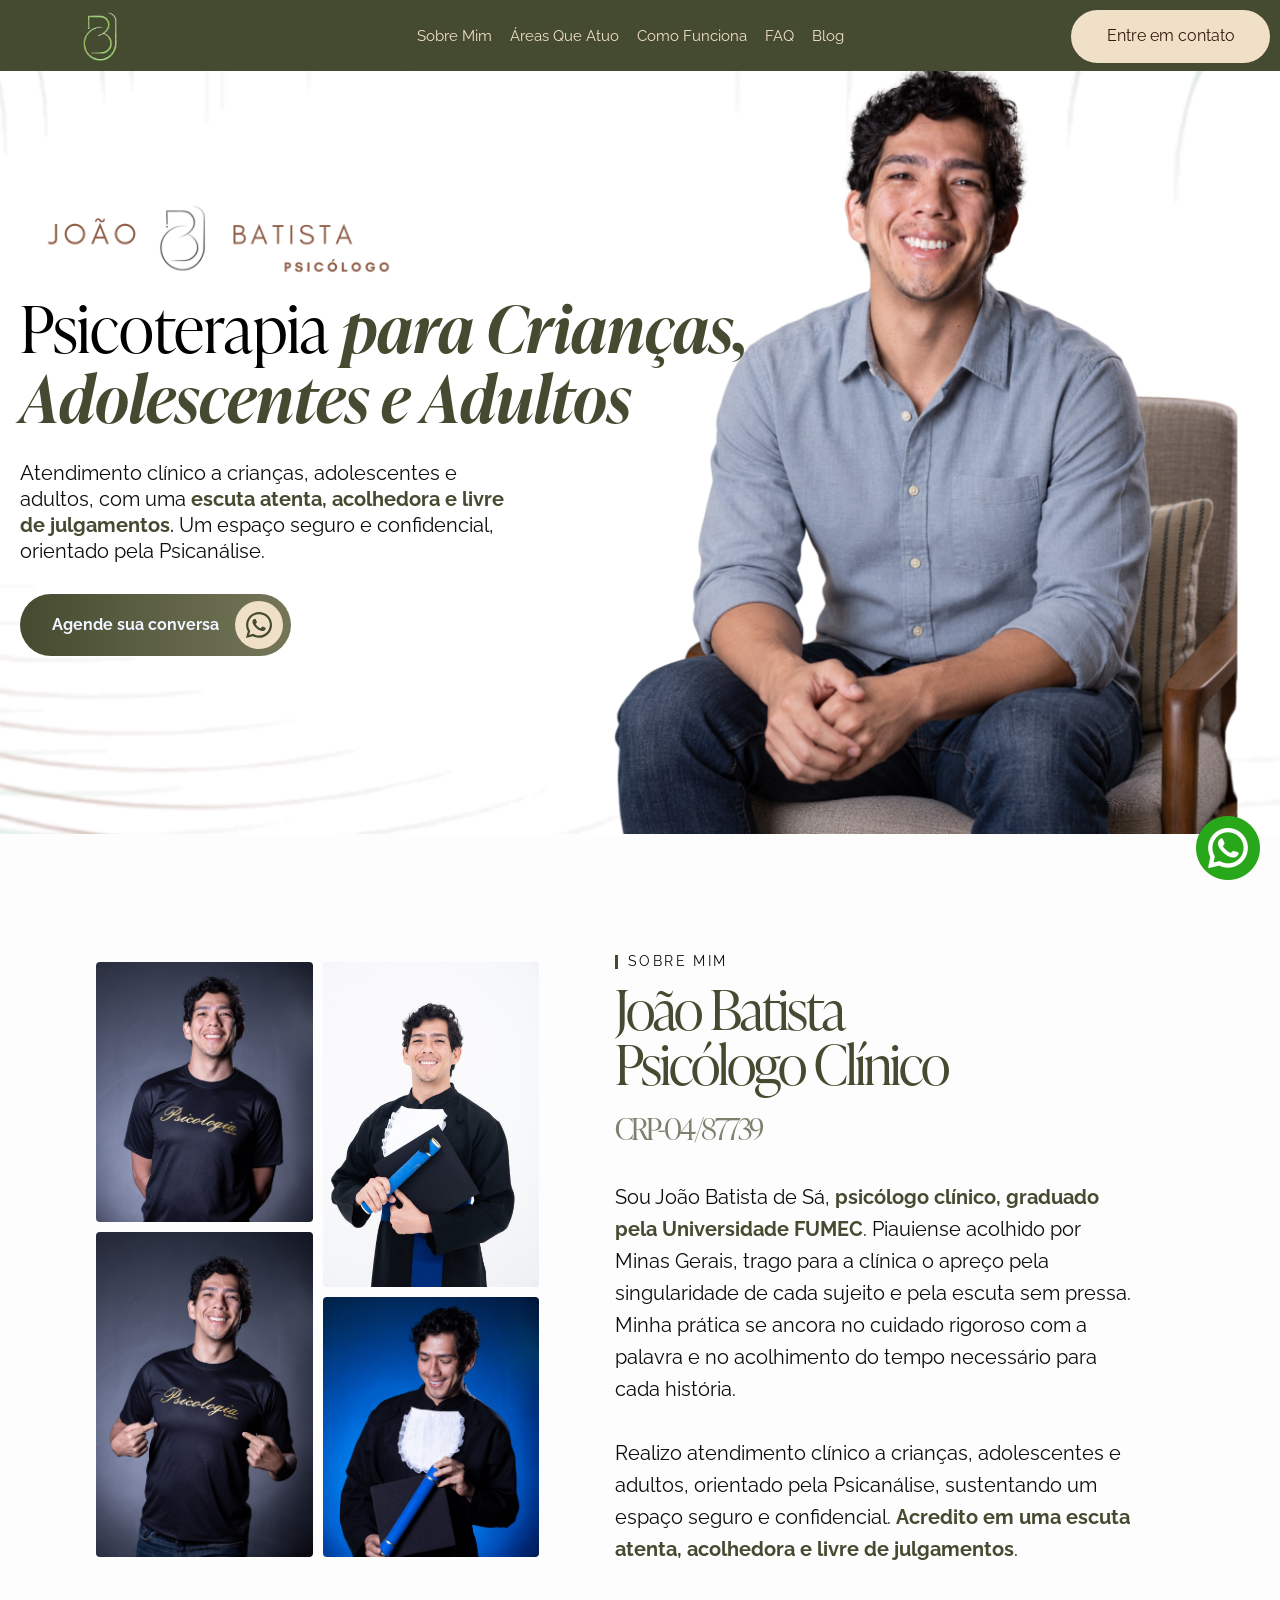
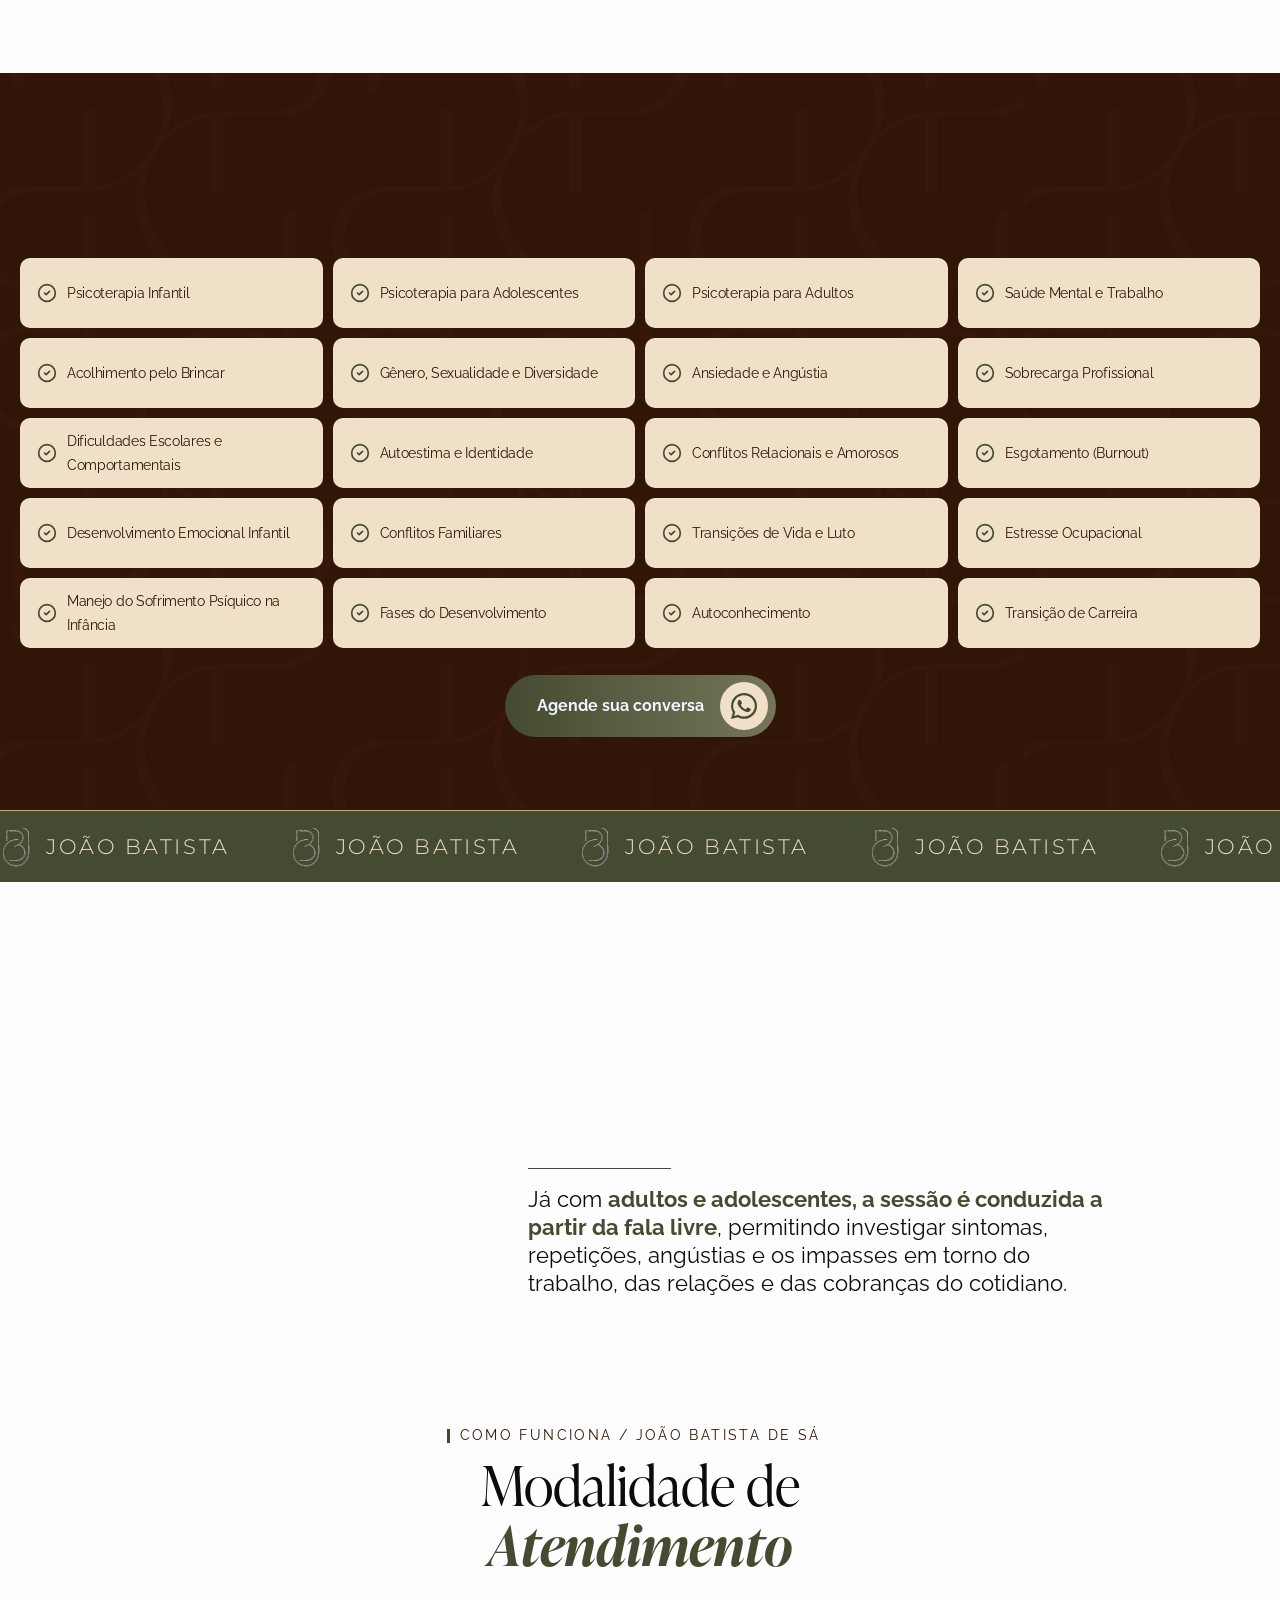
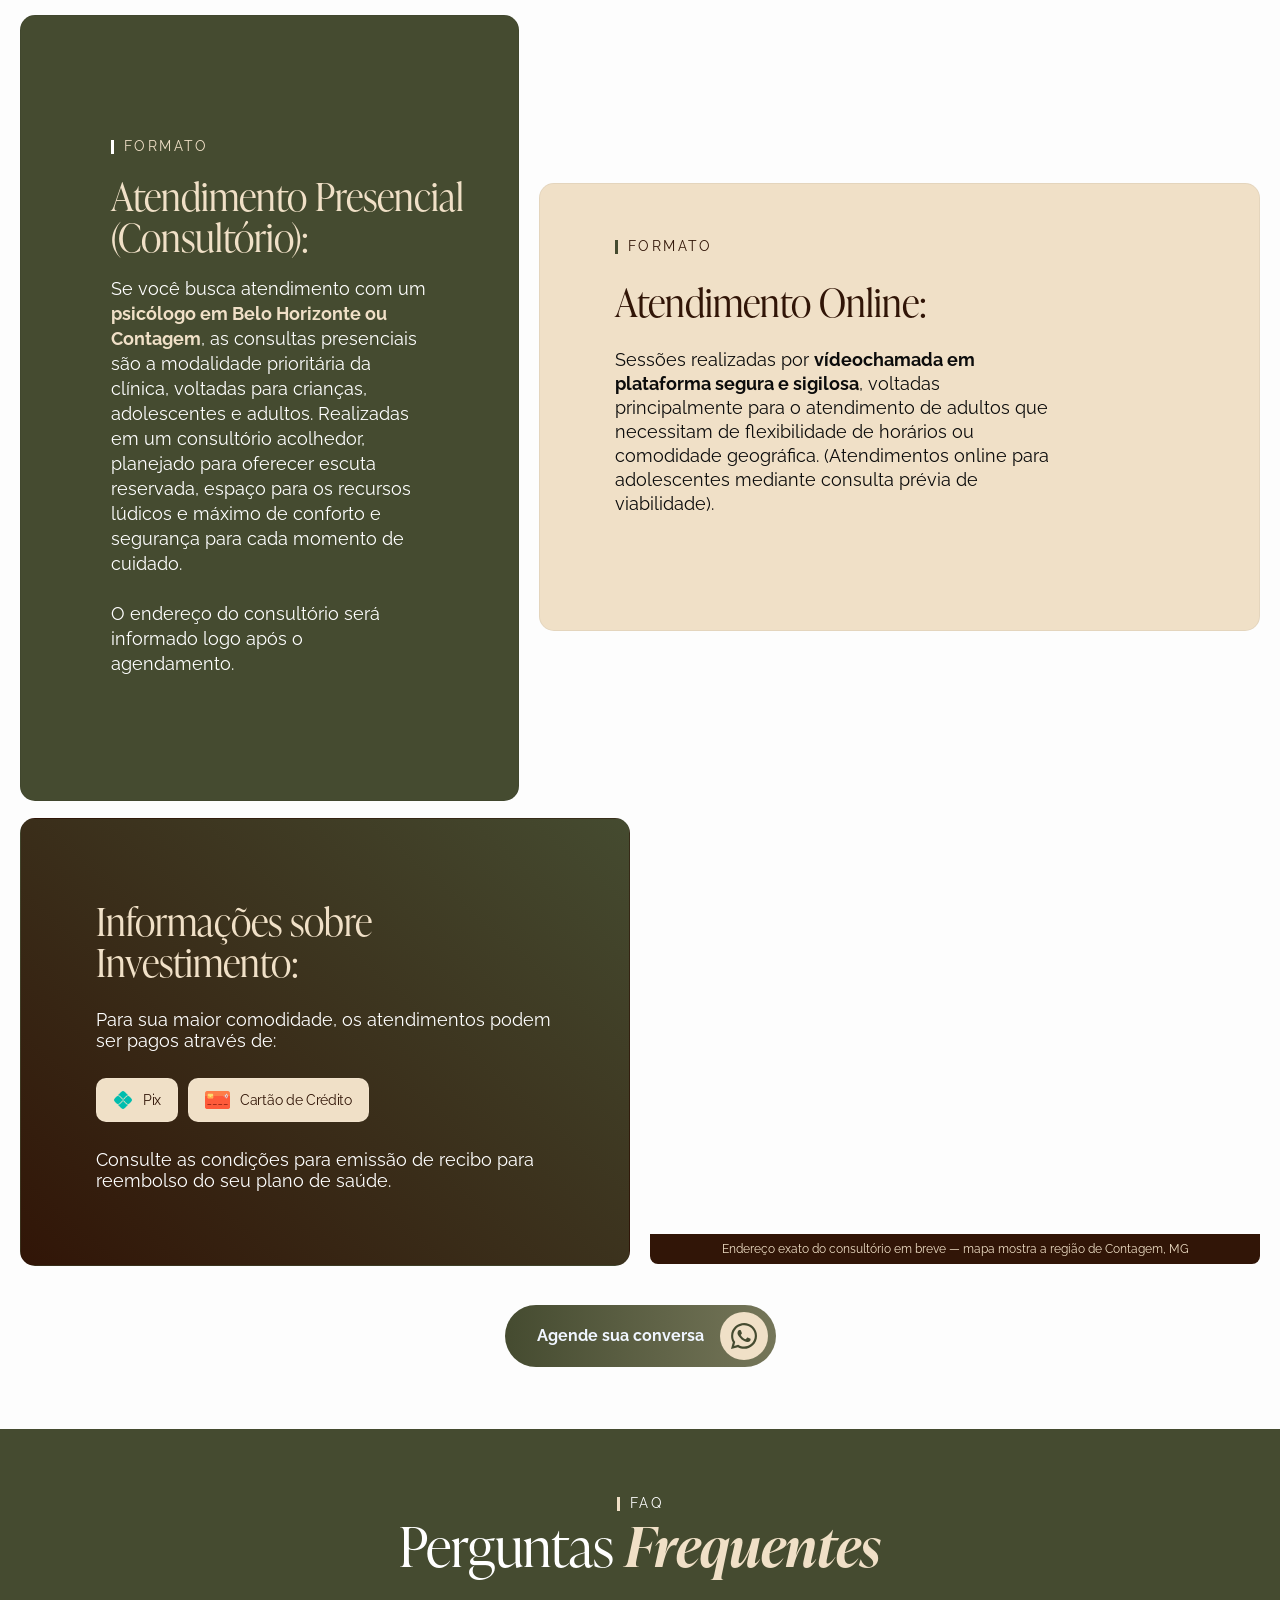
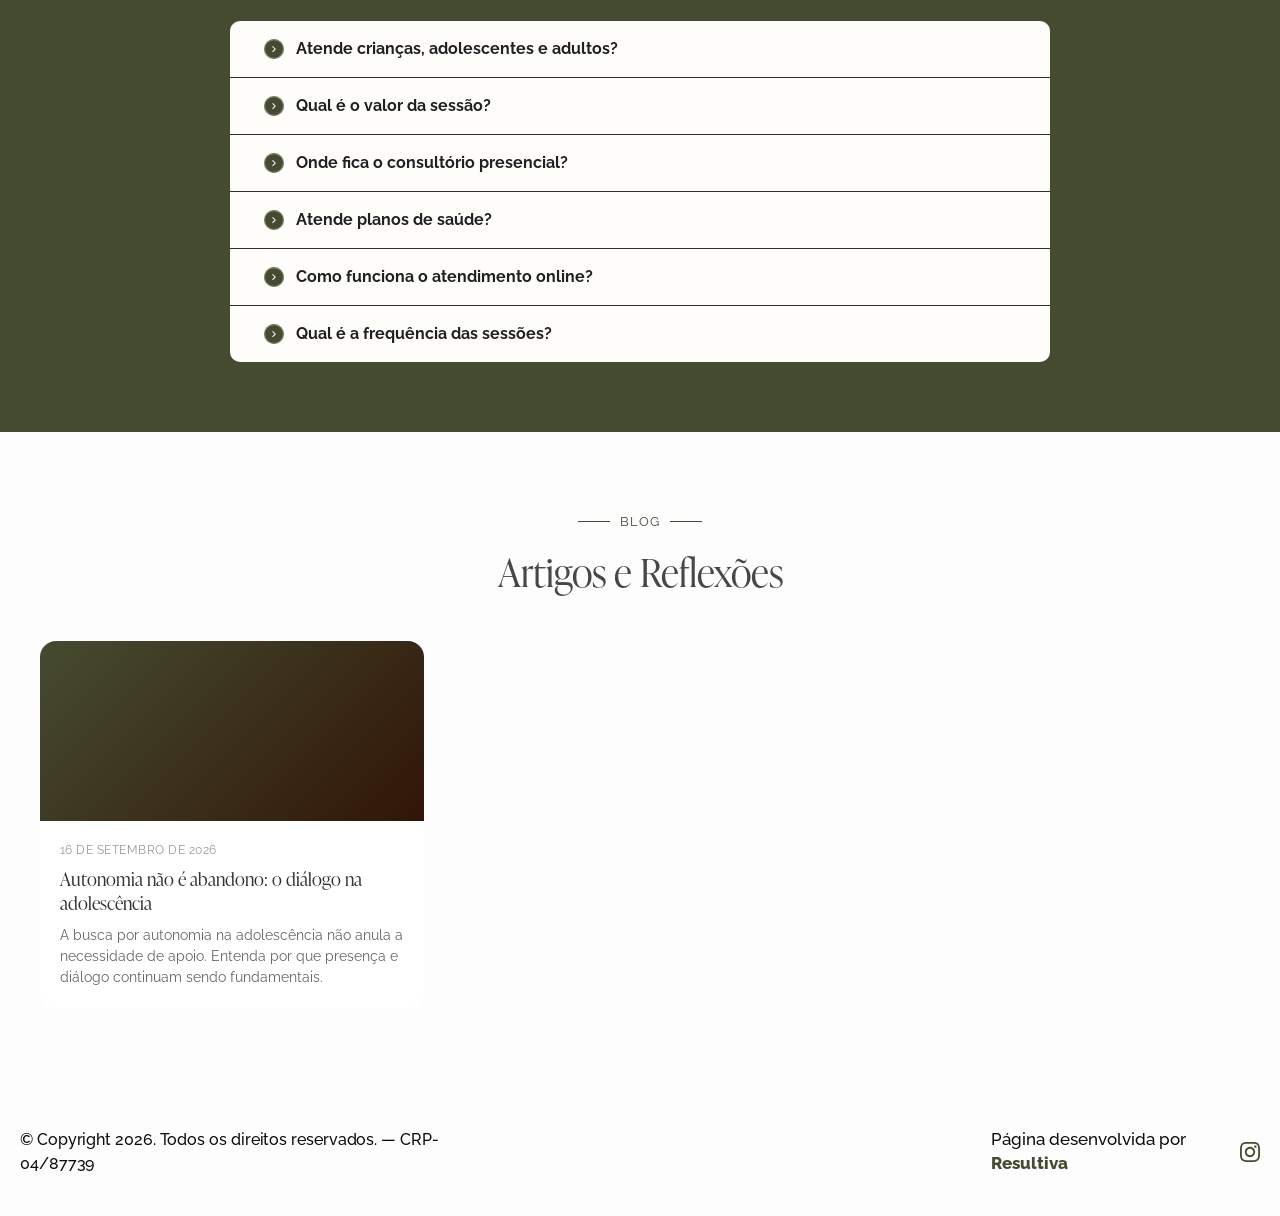
<file: index.html>
<!DOCTYPE html>
<html lang="pt-BR"><head>
<!-- Google tag (gtag.js) -->
<script async src="https://www.googletagmanager.com/gtag/js?id=AW-18441041326"></script>
<script>
  window.dataLayer = window.dataLayer || [];
  function gtag(){dataLayer.push(arguments);}
  gtag('js', new Date());

  gtag('config', 'AW-18441041326');
</script>
<!-- Event snippet for Contato (1) conversion page, fired on click of any WhatsApp button -->
<script>
document.addEventListener('click', function(e) {
  var link = e.target.closest('a[href*="api.whatsapp.com"]');
  if (link) {
    gtag('event', 'conversion', {
        'send_to': 'AW-18441041326/PX_OCObYl_McEK7rr9lE',
        'value': 1.0,
        'currency': 'BRL'
    });
  }
});
</script>
<meta charset="utf-8"/>
<meta content="width=device-width, initial-scale=1" name="viewport"/>
<meta content="index, follow, max-image-preview:large, max-snippet:-1, max-video-preview:-1" name="robots"/>
<title>Psicoterapia para Crianças, Adolescentes e Adultos | João Batista de Sá</title>
<meta content="Psicoterapia clínica para crianças, adolescentes e adultos, com base na Psicanálise. João Batista de Sá, psicólogo clínico." name="description"/>
<meta content="pt_BR" property="og:locale"/>
<meta content="website" property="og:type"/>
<meta content="Psicoterapia para Crianças, Adolescentes e Adultos | João Batista de Sá" property="og:title"/>
<meta content="Psicoterapia clínica para crianças, adolescentes e adultos, com base na Psicanálise." property="og:description"/>
<meta content="João Batista de Sá - Psicólogo" property="og:site_name"/>
<meta content="assets/joao-foto-1.jpg" property="og:image"/>
<meta content="summary_large_image" name="twitter:card"/>
<style id="wp-img-auto-sizes-contain-inline-css">
img:is([sizes=auto i],[sizes^="auto," i]){contain-intrinsic-size:3000px 1500px}
/*# sourceURL=wp-img-auto-sizes-contain-inline-css */
</style>
<style id="wp-emoji-styles-inline-css">

	img.wp-smiley, img.emoji {
		display: inline !important;
		border: none !important;
		box-shadow: none !important;
		height: 1em !important;
		width: 1em !important;
		margin: 0 0.07em !important;
		vertical-align: -0.1em !important;
		background: none !important;
		padding: 0 !important;
	}
/*# sourceURL=wp-emoji-styles-inline-css */
</style>
<style id="global-styles-inline-css">
:root{--wp--preset--aspect-ratio--square: 1;--wp--preset--aspect-ratio--4-3: 4/3;--wp--preset--aspect-ratio--3-4: 3/4;--wp--preset--aspect-ratio--3-2: 3/2;--wp--preset--aspect-ratio--2-3: 2/3;--wp--preset--aspect-ratio--16-9: 16/9;--wp--preset--aspect-ratio--9-16: 9/16;--wp--preset--color--black: #000000;--wp--preset--color--cyan-bluish-gray: #abb8c3;--wp--preset--color--white: #ffffff;--wp--preset--color--pale-pink: #f78da7;--wp--preset--color--vivid-red: #cf2e2e;--wp--preset--color--luminous-vivid-orange: #ff6900;--wp--preset--color--luminous-vivid-amber: #fcb900;--wp--preset--color--light-green-cyan: #7bdcb5;--wp--preset--color--vivid-green-cyan: #00d084;--wp--preset--color--pale-cyan-blue: #8ed1fc;--wp--preset--color--vivid-cyan-blue: #0693e3;--wp--preset--color--vivid-purple: #9b51e0;--wp--preset--gradient--vivid-cyan-blue-to-vivid-purple: linear-gradient(135deg,rgb(6,147,227) 0%,rgb(155,81,224) 100%);--wp--preset--gradient--light-green-cyan-to-vivid-green-cyan: linear-gradient(135deg,rgb(122,220,180) 0%,rgb(0,208,130) 100%);--wp--preset--gradient--luminous-vivid-amber-to-luminous-vivid-orange: linear-gradient(135deg,rgb(252,185,0) 0%,rgb(255,105,0) 100%);--wp--preset--gradient--luminous-vivid-orange-to-vivid-red: linear-gradient(135deg,rgb(255,105,0) 0%,rgb(207,46,46) 100%);--wp--preset--gradient--very-light-gray-to-cyan-bluish-gray: linear-gradient(135deg,rgb(238,238,238) 0%,rgb(169,184,195) 100%);--wp--preset--gradient--cool-to-warm-spectrum: linear-gradient(135deg,rgb(74,234,220) 0%,rgb(151,120,209) 20%,rgb(207,42,186) 40%,rgb(238,44,130) 60%,rgb(251,105,98) 80%,rgb(254,248,76) 100%);--wp--preset--gradient--blush-light-purple: linear-gradient(135deg,rgb(255,206,236) 0%,rgb(152,150,240) 100%);--wp--preset--gradient--blush-bordeaux: linear-gradient(135deg,rgb(254,205,165) 0%,rgb(254,45,45) 50%,rgb(107,0,62) 100%);--wp--preset--gradient--luminous-dusk: linear-gradient(135deg,rgb(255,203,112) 0%,rgb(199,81,192) 50%,rgb(65,88,208) 100%);--wp--preset--gradient--pale-ocean: linear-gradient(135deg,rgb(255,245,203) 0%,rgb(182,227,212) 50%,rgb(51,167,181) 100%);--wp--preset--gradient--electric-grass: linear-gradient(135deg,rgb(202,248,128) 0%,rgb(113,206,126) 100%);--wp--preset--gradient--midnight: linear-gradient(135deg,rgb(2,3,129) 0%,rgb(40,116,252) 100%);--wp--preset--font-size--small: 13px;--wp--preset--font-size--medium: 20px;--wp--preset--font-size--large: 36px;--wp--preset--font-size--x-large: 42px;--wp--preset--spacing--20: 0.44rem;--wp--preset--spacing--30: 0.67rem;--wp--preset--spacing--40: 1rem;--wp--preset--spacing--50: 1.5rem;--wp--preset--spacing--60: 2.25rem;--wp--preset--spacing--70: 3.38rem;--wp--preset--spacing--80: 5.06rem;--wp--preset--shadow--natural: 6px 6px 9px rgba(0, 0, 0, 0.2);--wp--preset--shadow--deep: 12px 12px 50px rgba(0, 0, 0, 0.4);--wp--preset--shadow--sharp: 6px 6px 0px rgba(0, 0, 0, 0.2);--wp--preset--shadow--outlined: 6px 6px 0px -3px rgb(255, 255, 255), 6px 6px rgb(0, 0, 0);--wp--preset--shadow--crisp: 6px 6px 0px rgb(0, 0, 0);}:root { --wp--style--global--content-size: 800px;--wp--style--global--wide-size: 1200px; }:where(body) { margin: 0; }.wp-site-blocks > .alignleft { float: left; margin-right: 2em; }.wp-site-blocks > .alignright { float: right; margin-left: 2em; }.wp-site-blocks > .aligncenter { justify-content: center; margin-left: auto; margin-right: auto; }:where(.wp-site-blocks) > * { margin-block-start: 24px; margin-block-end: 0; }:where(.wp-site-blocks) > :first-child { margin-block-start: 0; }:where(.wp-site-blocks) > :last-child { margin-block-end: 0; }:root { --wp--style--block-gap: 24px; }:root :where(.is-layout-flow) > :first-child{margin-block-start: 0;}:root :where(.is-layout-flow) > :last-child{margin-block-end: 0;}:root :where(.is-layout-flow) > *{margin-block-start: 24px;margin-block-end: 0;}:root :where(.is-layout-constrained) > :first-child{margin-block-start: 0;}:root :where(.is-layout-constrained) > :last-child{margin-block-end: 0;}:root :where(.is-layout-constrained) > *{margin-block-start: 24px;margin-block-end: 0;}:root :where(.is-layout-flex){gap: 24px;}:root :where(.is-layout-grid){gap: 24px;}.is-layout-flow > .alignleft{float: left;margin-inline-start: 0;margin-inline-end: 2em;}.is-layout-flow > .alignright{float: right;margin-inline-start: 2em;margin-inline-end: 0;}.is-layout-flow > .aligncenter{margin-left: auto !important;margin-right: auto !important;}.is-layout-constrained > .alignleft{float: left;margin-inline-start: 0;margin-inline-end: 2em;}.is-layout-constrained > .alignright{float: right;margin-inline-start: 2em;margin-inline-end: 0;}.is-layout-constrained > .aligncenter{margin-left: auto !important;margin-right: auto !important;}.is-layout-constrained > :where(:not(.alignleft):not(.alignright):not(.alignfull)){max-width: var(--wp--style--global--content-size);margin-left: auto !important;margin-right: auto !important;}.is-layout-constrained > .alignwide{max-width: var(--wp--style--global--wide-size);}body .is-layout-flex{display: flex;}.is-layout-flex{flex-wrap: wrap;align-items: center;}.is-layout-flex > :is(*, div){margin: 0;}body .is-layout-grid{display: grid;}.is-layout-grid > :is(*, div){margin: 0;}body{padding-top: 0px;padding-right: 0px;padding-bottom: 0px;padding-left: 0px;}:root :where(.wp-element-button, .wp-block-button__link){background-color: #32373c;border-width: 0;color: #fff;font-family: inherit;font-size: inherit;font-style: inherit;font-weight: inherit;letter-spacing: inherit;line-height: inherit;padding-top: calc(0.667em + 2px);padding-right: calc(1.333em + 2px);padding-bottom: calc(0.667em + 2px);padding-left: calc(1.333em + 2px);text-decoration: none;text-transform: inherit;}.has-black-color{color: var(--wp--preset--color--black) !important;}.has-cyan-bluish-gray-color{color: var(--wp--preset--color--cyan-bluish-gray) !important;}.has-white-color{color: var(--wp--preset--color--white) !important;}.has-pale-pink-color{color: var(--wp--preset--color--pale-pink) !important;}.has-vivid-red-color{color: var(--wp--preset--color--vivid-red) !important;}.has-luminous-vivid-orange-color{color: var(--wp--preset--color--luminous-vivid-orange) !important;}.has-luminous-vivid-amber-color{color: var(--wp--preset--color--luminous-vivid-amber) !important;}.has-light-green-cyan-color{color: var(--wp--preset--color--light-green-cyan) !important;}.has-vivid-green-cyan-color{color: var(--wp--preset--color--vivid-green-cyan) !important;}.has-pale-cyan-blue-color{color: var(--wp--preset--color--pale-cyan-blue) !important;}.has-vivid-cyan-blue-color{color: var(--wp--preset--color--vivid-cyan-blue) !important;}.has-vivid-purple-color{color: var(--wp--preset--color--vivid-purple) !important;}.has-black-background-color{background-color: var(--wp--preset--color--black) !important;}.has-cyan-bluish-gray-background-color{background-color: var(--wp--preset--color--cyan-bluish-gray) !important;}.has-white-background-color{background-color: var(--wp--preset--color--white) !important;}.has-pale-pink-background-color{background-color: var(--wp--preset--color--pale-pink) !important;}.has-vivid-red-background-color{background-color: var(--wp--preset--color--vivid-red) !important;}.has-luminous-vivid-orange-background-color{background-color: var(--wp--preset--color--luminous-vivid-orange) !important;}.has-luminous-vivid-amber-background-color{background-color: var(--wp--preset--color--luminous-vivid-amber) !important;}.has-light-green-cyan-background-color{background-color: var(--wp--preset--color--light-green-cyan) !important;}.has-vivid-green-cyan-background-color{background-color: var(--wp--preset--color--vivid-green-cyan) !important;}.has-pale-cyan-blue-background-color{background-color: var(--wp--preset--color--pale-cyan-blue) !important;}.has-vivid-cyan-blue-background-color{background-color: var(--wp--preset--color--vivid-cyan-blue) !important;}.has-vivid-purple-background-color{background-color: var(--wp--preset--color--vivid-purple) !important;}.has-black-border-color{border-color: var(--wp--preset--color--black) !important;}.has-cyan-bluish-gray-border-color{border-color: var(--wp--preset--color--cyan-bluish-gray) !important;}.has-white-border-color{border-color: var(--wp--preset--color--white) !important;}.has-pale-pink-border-color{border-color: var(--wp--preset--color--pale-pink) !important;}.has-vivid-red-border-color{border-color: var(--wp--preset--color--vivid-red) !important;}.has-luminous-vivid-orange-border-color{border-color: var(--wp--preset--color--luminous-vivid-orange) !important;}.has-luminous-vivid-amber-border-color{border-color: var(--wp--preset--color--luminous-vivid-amber) !important;}.has-light-green-cyan-border-color{border-color: var(--wp--preset--color--light-green-cyan) !important;}.has-vivid-green-cyan-border-color{border-color: var(--wp--preset--color--vivid-green-cyan) !important;}.has-pale-cyan-blue-border-color{border-color: var(--wp--preset--color--pale-cyan-blue) !important;}.has-vivid-cyan-blue-border-color{border-color: var(--wp--preset--color--vivid-cyan-blue) !important;}.has-vivid-purple-border-color{border-color: var(--wp--preset--color--vivid-purple) !important;}.has-vivid-cyan-blue-to-vivid-purple-gradient-background{background: var(--wp--preset--gradient--vivid-cyan-blue-to-vivid-purple) !important;}.has-light-green-cyan-to-vivid-green-cyan-gradient-background{background: var(--wp--preset--gradient--light-green-cyan-to-vivid-green-cyan) !important;}.has-luminous-vivid-amber-to-luminous-vivid-orange-gradient-background{background: var(--wp--preset--gradient--luminous-vivid-amber-to-luminous-vivid-orange) !important;}.has-luminous-vivid-orange-to-vivid-red-gradient-background{background: var(--wp--preset--gradient--luminous-vivid-orange-to-vivid-red) !important;}.has-very-light-gray-to-cyan-bluish-gray-gradient-background{background: var(--wp--preset--gradient--very-light-gray-to-cyan-bluish-gray) !important;}.has-cool-to-warm-spectrum-gradient-background{background: var(--wp--preset--gradient--cool-to-warm-spectrum) !important;}.has-blush-light-purple-gradient-background{background: var(--wp--preset--gradient--blush-light-purple) !important;}.has-blush-bordeaux-gradient-background{background: var(--wp--preset--gradient--blush-bordeaux) !important;}.has-luminous-dusk-gradient-background{background: var(--wp--preset--gradient--luminous-dusk) !important;}.has-pale-ocean-gradient-background{background: var(--wp--preset--gradient--pale-ocean) !important;}.has-electric-grass-gradient-background{background: var(--wp--preset--gradient--electric-grass) !important;}.has-midnight-gradient-background{background: var(--wp--preset--gradient--midnight) !important;}.has-small-font-size{font-size: var(--wp--preset--font-size--small) !important;}.has-medium-font-size{font-size: var(--wp--preset--font-size--medium) !important;}.has-large-font-size{font-size: var(--wp--preset--font-size--large) !important;}.has-x-large-font-size{font-size: var(--wp--preset--font-size--x-large) !important;}
:root :where(.wp-block-icon svg){width: 24px;}
:root :where(.wp-block-pullquote){font-size: 1.5em;line-height: 1.6;}
/*# sourceURL=global-styles-inline-css */
</style>
<link href="assets/782b342f846f2900_dxs1xze.css" id="custom-typekit-css-css" media="all" rel="stylesheet"/>
<link href="assets/548c5d23d83057d2_reset.css" id="hello-elementor-css" media="all" rel="stylesheet"/>
<link href="assets/9a7cfe03ec763818_theme.css" id="hello-elementor-theme-style-css" media="all" rel="stylesheet"/>
<link href="assets/c3055dec49d5f10e_custom-frontend.min.css" id="elementor-frontend-css" media="all" rel="stylesheet"/>
<style id="elementor-frontend-inline-css">
.e-heading-base a, .e-paragraph-base a { all: unset; cursor: pointer; }form[data-element_type="e-form"].form-state-success [data-element_type="e-form-success-message"],form[data-element_type="e-form"].form-state-error [data-element_type="e-form-error-message"]{ display: block; }
.e-form-textarea-base:not([data-resizable]) { resize: none; } .e-form-submit-button-base { cursor: pointer; box-sizing: border-box; }
/*# sourceURL=elementor-frontend-inline-css */
</style>
<link href="assets/fb8690e594b2f9b8_widget-image.min.css" id="widget-image-css" media="all" rel="stylesheet"/>
<link href="assets/a391a0ae393c9c05_custom-pro-widget-nav-menu.min.css" id="widget-nav-menu-css" media="all" rel="stylesheet"/>
<link href="assets/1e05c3c28a9be5f5_post-8.css" id="elementor-post-8-css" media="all" rel="stylesheet"/>
<link href="assets/d87ddf917b7a1449_all.min.css" id="font-awesome-5-all-css" media="all" rel="stylesheet"/>
<link href="assets/c55902832fb84522_v4-shims.min.css" id="font-awesome-4-shim-css" media="all" rel="stylesheet"/>
<link href="assets/f68e889145cb0e47_widget-heading.min.css" id="widget-heading-css" media="all" rel="stylesheet"/>
<link href="assets/c57e64fcb72bddaf_swiper.min.css" id="swiper-css" media="all" rel="stylesheet"/>
<link href="assets/196f351ce1a78030_e-swiper.min.css" id="e-swiper-css" media="all" rel="stylesheet"/>
<link href="assets/4ddf1a08961f35db_widget-nested-carousel.min.css" id="widget-nested-carousel-css" media="all" rel="stylesheet"/>
<link href="assets/dd9c588958cd66ea_widget-google_maps.min.css" id="widget-google_maps-css" media="all" rel="stylesheet"/>
<link href="assets/4ada91f83b55c031_widget-nested-accordion.min.css" id="widget-nested-accordion-css" media="all" rel="stylesheet"/>
<link href="assets/b86ed18fde9bf675_post-1774.css" id="elementor-post-1774-css" media="all" rel="stylesheet"/>
<link href="assets/4466a8411270799d_base-desktop.css" id="base-desktop-css" media="all" rel="stylesheet"/>
<link href="assets/4f38323f565563c8_local-2951-frontend-desktop.css" id="local-2951-frontend-desktop-css" media="all" rel="stylesheet"/>
<link href="assets/33fccca99a5172ae_local-1774-frontend-desktop.css" id="local-1774-frontend-desktop-css" media="all" rel="stylesheet"/>
<link href="assets/efb9d8b8dd8ffb87_local-2951-frontend-widescreen.css" id="local-2951-frontend-widescreen-css" media="(min-width:2400px)" rel="stylesheet"/>
<link href="assets/6297282d4bda5357_local-1774-frontend-widescreen.css" id="local-1774-frontend-widescreen-css" media="(min-width:2400px)" rel="stylesheet"/>
<link href="assets/0c07ded1836d331a_local-1774-frontend-tablet.css" id="local-1774-frontend-tablet-css" media="(max-width:1024px)" rel="stylesheet"/>
<link href="assets/6d2c0fc112d7a766_base-mobile.css" id="base-mobile-css" media="(max-width:767px)" rel="stylesheet"/>
<link href="assets/a585146d65b16712_local-1774-frontend-mobile.css" id="local-1774-frontend-mobile-css" media="(max-width:767px)" rel="stylesheet"/>
<link href="assets/73db5bc9e8d92674_post-2951.css" id="elementor-post-2951-css" media="all" rel="stylesheet"/>
<style id="elementor-pro-custom-fonts-inline-css">
@font-face {
	font-family: 'Raleway';
	font-style: normal;
	font-weight: normal;
	font-display: swap;
	src: url('#hero/wp-content/uploads/2026/07/raleway-400.eot');
	src: url('#hero/wp-content/uploads/2026/07/raleway-400.eot?#iefix') format('embedded-opentype'),
		url("assets/50432fc4fcd6a916_raleway-400.woff2") format('woff2'),
		url('#hero/wp-content/uploads/2026/07/raleway-400.woff') format('woff'),
		url('#hero/wp-content/uploads/2026/07/raleway-400.ttf') format('truetype'),
		url('#hero/wp-content/uploads/2026/07/raleway-400.svg#Raleway') format('svg');
}
@font-face {
	font-family: 'Raleway';
	font-style: normal;
	font-weight: 500;
	font-display: swap;
	src: url('#hero/wp-content/uploads/2026/07/raleway-500.eot');
	src: url('#hero/wp-content/uploads/2026/07/raleway-500.eot?#iefix') format('embedded-opentype'),
		url("assets/e4331f17c444974e_raleway-500.woff2") format('woff2'),
		url('#hero/wp-content/uploads/2026/07/raleway-500.woff') format('woff'),
		url('#hero/wp-content/uploads/2026/07/raleway-500.ttf') format('truetype'),
		url('#hero/wp-content/uploads/2026/07/raleway-500.svg#Raleway') format('svg');
}
@font-face {
	font-family: 'Raleway';
	font-style: normal;
	font-weight: 700;
	font-display: swap;
	src: url('#hero/wp-content/uploads/2026/07/raleway-700.eot');
	src: url('#hero/wp-content/uploads/2026/07/raleway-700.eot?#iefix') format('embedded-opentype'),
		url("assets/76a3a5d0dd02ab1b_raleway-700.woff2") format('woff2'),
		url('#hero/wp-content/uploads/2026/07/raleway-700.woff') format('woff'),
		url('#hero/wp-content/uploads/2026/07/raleway-700.ttf') format('truetype'),
		url('#hero/wp-content/uploads/2026/07/raleway-700.svg#Raleway') format('svg');
}
@font-face {
	font-family: 'Raleway';
	font-style: normal;
	font-weight: 800;
	font-display: swap;
	src: url('#hero/wp-content/uploads/2026/07/raleway-800.eot');
	src: url('#hero/wp-content/uploads/2026/07/raleway-800.eot?#iefix') format('embedded-opentype'),
		url("assets/a1396fce3bd46726_raleway-800.woff2") format('woff2'),
		url('#hero/wp-content/uploads/2026/07/raleway-800.woff') format('woff'),
		url('#hero/wp-content/uploads/2026/07/raleway-800.ttf') format('truetype'),
		url('#hero/wp-content/uploads/2026/07/raleway-800.svg#Raleway') format('svg');
}

/*# sourceURL=elementor-pro-custom-fonts-inline-css */
</style>
<link href="https://fonts.googleapis.com/css2?family=Montserrat:wght@300&display=swap" rel="stylesheet"/>
<link href="assets/6adb6452bc1ee069_css.css" id="elementor-gf-roboto-css" media="all" rel="stylesheet"/>
<link href="assets/e41380127b5ea983_css.css" id="elementor-gf-robotoslab-css" media="all" rel="stylesheet"/>
<link href="assets/b3e40e33deec2274_css.css" id="elementor-gf-cabin-css" media="all" rel="stylesheet"/>
<script id="jquery-core-js" src="assets/cb6f2d32c49d1c2b_jquery.min.js"></script>
<script id="jquery-migrate-js" src="assets/5274f11e6fb32ae0_jquery-migrate.min.js"></script>
<script id="font-awesome-4-shim-js" src="assets/6f35273b8502706e_v4-shims.min.js"></script>
<link href="assets/b25c3df83004dd68_file.json" rel="https://api.w.org/"/><link href="assets/c82fc22a1e4fba40_1774.json" rel="alternate" title="JSON" type="application/json"/><link href="assets/2c1a0a6b65a7a217_xmlrpc.php" rel="EditURI" title="RSD" type="application/rsd+xml"/>
<meta content="WordPress 7.0.4" name="generator"/>
<link href="assets/3fdf71989fff3b84_file.html" rel="shortlink"/>
<meta content="Elementor 4.2.1; features: e_font_icon_svg, additional_custom_breakpoints; settings: css_print_method-external, google_font-enabled, font_display-swap" name="generator"/>
<link as="font" href="assets/50432fc4fcd6a916_raleway-400.woff2" rel="preload" type="font/woff2"/>
<link as="font" href="assets/e4331f17c444974e_raleway-500.woff2" rel="preload" type="font/woff2"/>
<link as="font" href="assets/76a3a5d0dd02ab1b_raleway-700.woff2" rel="preload" type="font/woff2"/>
<link as="font" href="assets/a1396fce3bd46726_raleway-800.woff2" rel="preload" type="font/woff2"/>
<link href="assets/joao-logo-bj.png" rel="icon" sizes="32x32"/>
<link href="assets/joao-logo-bj.png" rel="icon" sizes="192x192"/>
<link href="assets/joao-logo-bj.png" rel="apple-touch-icon"/>
<meta content="assets/joao-logo-bj.png" name="msapplication-TileImage"/>
<style data-offline="1">/* offline: ensure content is visible regardless of JS init state */
html,body{opacity:1!important;visibility:visible!important}
.page-loader,.site-loader,[class*='loading-screen'],[id*='loading-screen']{display:none!important}
</style></head>
<body class="home wp-singular page-template page-template-elementor_header_footer page page-id-1774 wp-embed-responsive wp-theme-hello-elementor hello-elementor-default elementor-default elementor-template-full-width elementor-kit-8 elementor-page elementor-page-1774 e--ua-blink e--ua-chrome e--ua-mac e--ua-webkit" data-elementor-device-mode="desktop">
<a class="skip-link screen-reader-text" href="#content">Ir para o conteúdo</a>
<style>
.elementor-element-d2050a6 .elementor-button,.elementor-element-d2050a6 .elementor-button-text{color:#35180A;}
@media(max-width:767px){
.elementor-element-25c63ac{padding-left:16px !important;}
.elementor-element-25c63ac .e-con-inner{margin-left:0px !important;}
}
</style>
<header class="elementor elementor-2951 elementor-location-header" data-elementor-id="2951" data-elementor-post-type="elementor_library" data-elementor-type="header">
<div class="elementor-element elementor-element-f4c11b8 e-con e-atomic-element e-flexbox-base e-23c655c" data-e-type="e-flexbox" data-element_type="e-flexbox" data-id="f4c11b8" data-interaction-id="f4c11b8">
<div class="elementor-element elementor-element-25c63ac e-flex e-con-boxed e-con e-parent" data-e-type="container" data-element_type="container" data-id="25c63ac" data-settings='{"background_background":"classic","position":"fixed"}'>
<div class="e-con-inner">
<div class="elementor-element elementor-element-67f1493 elementor-widget__width-initial elementor-widget elementor-widget-image" data-e-type="widget" data-element_type="widget" data-id="67f1493" data-widget_type="image.default">
<div class="elementor-widget-container">
<a href="#hero">
<img alt="João Batista de Sá - Psicólogo" class="attachment-full size-full wp-image-2954" height="48" src="assets/joao-logo-header.png" width="34"/>
</a>
</div>
</div>
<div class="elementor-element elementor-element-abaec62 elementor-hidden-tablet elementor-hidden-mobile elementor-nav-menu--dropdown-tablet elementor-nav-menu__text-align-aside elementor-nav-menu--toggle elementor-nav-menu--burger elementor-widget elementor-widget-nav-menu" data-e-type="widget" data-element_type="widget" data-id="abaec62" data-settings='{"layout":"horizontal","submenu_icon":{"value":"&lt;svg aria-hidden=\"true\" class=\"e-font-icon-svg e-fas-caret-down\" viewBox=\"0 0 320 512\" xmlns=\"http:\/\/www.w3.org\/2000\/svg\"&gt;&lt;path d=\"M31.3 192h257.3c17.8 0 26.7 21.5 14.1 34.1L174.1 354.8c-7.8 7.8-20.5 7.8-28.3 0L17.2 226.1C4.6 213.5 13.5 192 31.3 192z\"&gt;&lt;\/path&gt;&lt;\/svg&gt;","library":"fa-solid"},"toggle":"burger"}' data-widget_type="nav-menu.default">
<div class="elementor-widget-container">
<nav aria-label="Menu" class="elementor-nav-menu--main elementor-nav-menu__container elementor-nav-menu--layout-horizontal e--pointer-none">
<ul class="elementor-nav-menu" data-smartmenus-id="17887460355012734" id="menu-1-abaec62"><li class="menu-item menu-item-type-custom menu-item-object-custom current-menu-item current_page_item menu-item-home menu-item-2946"><a aria-current="" class="elementor-item elementor-item-anchor" href="#sobremim">Sobre Mim</a></li>
<li class="menu-item menu-item-type-custom menu-item-object-custom current-menu-item current_page_item menu-item-home menu-item-2947"><a aria-current="" class="elementor-item elementor-item-anchor" href="#areasqueatuo">Áreas Que Atuo</a></li>
<li class="menu-item menu-item-type-custom menu-item-object-custom current-menu-item current_page_item menu-item-home menu-item-2949"><a aria-current="" class="elementor-item elementor-item-anchor" href="#comofunciona">Como Funciona</a></li>
<li class="menu-item menu-item-type-custom menu-item-object-custom current-menu-item current_page_item menu-item-home menu-item-2948"><a aria-current="" class="elementor-item elementor-item-anchor" href="#feedbacks">Feedbacks</a></li>
<li class="menu-item menu-item-type-custom menu-item-object-custom current-menu-item current_page_item menu-item-home menu-item-2950"><a aria-current="" class="elementor-item elementor-item-anchor" href="#faq">FAQ</a></li>
<li class="menu-item menu-item-type-custom menu-item-object-custom current-menu-item current_page_item menu-item-home menu-item-tf-blog"><a aria-current="" class="elementor-item elementor-item-anchor" href="#blog">Blog</a></li>
</ul> </nav>
<div aria-expanded="false" aria-label="Menu Toggle" class="elementor-menu-toggle" role="button" tabindex="0">
<svg aria-hidden="true" class="elementor-menu-toggle__icon--open e-font-icon-svg e-eicon-menu-bar" role="presentation" viewbox="0 0 1000 1000" xmlns="http://www.w3.org/2000/svg"><path d="M104 333H896C929 333 958 304 958 271S929 208 896 208H104C71 208 42 237 42 271S71 333 104 333ZM104 583H896C929 583 958 554 958 521S929 458 896 458H104C71 458 42 487 42 521S71 583 104 583ZM104 833H896C929 833 958 804 958 771S929 708 896 708H104C71 708 42 737 42 771S71 833 104 833Z"></path></svg><svg aria-hidden="true" class="elementor-menu-toggle__icon--close e-font-icon-svg e-eicon-close" role="presentation" viewbox="0 0 1000 1000" xmlns="http://www.w3.org/2000/svg"><path d="M742 167L500 408 258 167C246 154 233 150 217 150 196 150 179 158 167 167 154 179 150 196 150 212 150 229 154 242 171 254L408 500 167 742C138 771 138 800 167 829 196 858 225 858 254 829L496 587 738 829C750 842 767 846 783 846 800 846 817 842 829 829 842 817 846 804 846 783 846 767 842 750 829 737L588 500 833 258C863 229 863 200 833 171 804 137 775 137 742 167Z"></path></svg> </div>
<nav aria-hidden="true" class="elementor-nav-menu--dropdown elementor-nav-menu__container" style="--menu-height: 0;">
<ul class="elementor-nav-menu" data-smartmenus-id="1788746035502531" id="menu-2-abaec62"><li class="menu-item menu-item-type-custom menu-item-object-custom current-menu-item current_page_item menu-item-home menu-item-2946"><a aria-current="page" class="elementor-item elementor-item-anchor" href="#sobremim" tabindex="-1">Sobre Mim</a></li>
<li class="menu-item menu-item-type-custom menu-item-object-custom current-menu-item current_page_item menu-item-home menu-item-2947"><a aria-current="page" class="elementor-item elementor-item-anchor" href="#areasqueatuo" tabindex="-1">Áreas Que Atuo</a></li>
<li class="menu-item menu-item-type-custom menu-item-object-custom current-menu-item current_page_item menu-item-home menu-item-2949"><a aria-current="page" class="elementor-item elementor-item-anchor" href="#comofunciona" tabindex="-1">Como Funciona</a></li>
<li class="menu-item menu-item-type-custom menu-item-object-custom current-menu-item current_page_item menu-item-home menu-item-2948"><a aria-current="page" class="elementor-item elementor-item-anchor" href="#feedbacks" tabindex="-1">Feedbacks</a></li>
<li class="menu-item menu-item-type-custom menu-item-object-custom current-menu-item current_page_item menu-item-home menu-item-2950"><a aria-current="page" class="elementor-item elementor-item-anchor" href="#faq" tabindex="-1">FAQ</a></li>
<li class="menu-item menu-item-type-custom menu-item-object-custom current-menu-item current_page_item menu-item-home menu-item-tf-blog"><a aria-current="page" class="elementor-item elementor-item-anchor" href="#blog" tabindex="-1">Blog</a></li>
</ul> </nav>
</div>
</div>
<div class="elementor-element elementor-element-d2050a6 elementor-align-justify elementor-widget__width-initial e-transform elementor-widget elementor-widget-button" data-e-type="widget" data-element_type="widget" data-id="d2050a6" data-settings='{"_transform_scale_effect_hover":{"unit":"px","size":1.02,"sizes":[]},"_transform_scale_effect_hover_widescreen":{"unit":"px","size":"","sizes":[]},"_transform_scale_effect_hover_tablet":{"unit":"px","size":"","sizes":[]},"_transform_scale_effect_hover_mobile":{"unit":"px","size":"","sizes":[]}}' data-widget_type="button.default">
<div class="elementor-widget-container">
<div class="elementor-button-wrapper">
<a class="elementor-button elementor-button-link elementor-size-sm" href="https://api.whatsapp.com/send?phone=5531993289504&amp;text=Ol%C3%A1!%20Em%20que%20posso%20te%20ajudar%3F%20" target="_blank">
<span class="elementor-button-content-wrapper">
<span class="elementor-button-text">Entre em contato</span>
</span>
</a>
</div>
</div>
</div>
</div>
</div>
</div>
</header>
<div class="elementor elementor-1774" data-elementor-id="1774" data-elementor-post-type="page" data-elementor-type="wp-page">
<section class="elementor-element elementor-element-eedaf64 e-con e-atomic-element e-flexbox-base e-eedaf64-f548504" data-e-type="e-flexbox" data-element_type="e-flexbox" data-id="eedaf64" data-interaction-id="eedaf64">
<div class="elementor-element elementor-element-f3f7808 e-con e-atomic-element e-flexbox-base e-f3f7808-1bd1708" data-e-type="e-flexbox" data-element_type="e-flexbox" data-id="f3f7808" data-interaction-id="f3f7808">
<div class="elementor-element elementor-element-6d01e9d elementor-widget__width-initial elementor-widget-tablet__width-initial elementor-widget-mobile__width-initial elementor-widget elementor-widget-heading" data-e-type="widget" data-element_type="widget" data-id="6d01e9d" data-widget_type="heading.default">
<div class="elementor-widget-container">
<span class="elementor-heading-title elementor-size-default">Psicoterapia <span class="custom">para Crianças,<br/>Adolescentes e Adultos</span> </span> </div>
</div>
<div class="elementor-element elementor-element-3ded298 elementor-widget__width-initial elementor-widget-tablet__width-initial elementor-widget-mobile__width-initial elementor-widget elementor-widget-heading" data-e-type="widget" data-element_type="widget" data-id="3ded298" data-widget_type="heading.default">
<div class="elementor-widget-container">
<span class="elementor-heading-title elementor-size-default tf-hero-sub-desktop"><span class="destaque-8">Atendimento clínico a crianças, adolescentes e adultos, com uma</span> <span class="destaque-9">escuta atenta, acolhedora e livre de julgamentos</span>. <span class="destaque-8">Um espaço seguro e confidencial, orientado pela Psicanálise.</span></span><span class="elementor-heading-title elementor-size-default tf-hero-sub-mobile">Atendimento com uma <span class="destaque-9">escuta atenta, acolhedora e livre de julgamentos</span>. <span class="destaque-8">Um espaço seguro e confidencial, orientado pela Psicanálise.</span></span> </div>
</div>
<a class="elementor-element elementor-element-6b1bc75 e-con e-atomic-element e-flexbox-base e-b4a01e0-f76b88f" data-e-type="e-flexbox" data-element_type="e-flexbox" data-id="6b1bc75" data-interaction-id="6b1bc75" href="https://api.whatsapp.com/send?phone=5531993289504&amp;text=Ol%C3%A1!%20Em%20que%20posso%20te%20ajudar%3F%20" target="_blank">
<style>
.tf-hero-cta-mobile{display:none;}
.tf-hero-sub-mobile{display:none;}
.tf-mobile-break{display:none;}
@media(max-width:767px){
.tf-hero-cta-desktop{display:none;}
.tf-hero-cta-mobile{display:block;}
.tf-hero-sub-desktop{display:none;}
.tf-hero-sub-mobile{display:inline;}
.tf-mobile-break{display:inline;}
.elementor-element-67f1493 .elementor-widget-container{text-align:left !important;}
}
</style>
<p class="e-4f575f4-da0514e e-paragraph-base tf-hero-cta-desktop" data-e-type="widget" data-id="3c83901" data-interaction-id="3c83901">Agende sua conversa</p>
<p class="e-4f575f4-da0514e e-paragraph-base tf-hero-cta-mobile" data-e-type="widget" data-id="3c83901">Agende sua conversa</p>
<div class="elementor-element elementor-element-1a4f454 e-con e-atomic-element e-flexbox-base e-1a4f454-46c7099" data-e-type="e-flexbox" data-element_type="e-flexbox" data-id="1a4f454" data-interaction-id="1a4f454">
<div class="e-ced418b-cfec0f1 e-svg-base" data-e-type="widget" data-id="ced418b" data-interaction-id="ced418b"><svg fill="currentColor" height="20" style="width: 100%; height: 100%; overflow: unset;" viewbox="0 0 20 20" width="20" xmlns="http://www.w3.org/2000/svg"><path d="M14.5891 11.9229L14.5816 11.9854C12.7491 11.0721 12.5574 10.9504 12.3208 11.3054C12.1566 11.5513 11.6783 12.1088 11.5341 12.2738C11.3883 12.4363 11.2433 12.4488 10.9958 12.3363C10.7458 12.2113 9.94326 11.9488 8.99326 11.0988C8.25326 10.4363 7.7566 9.62376 7.60993 9.37376C7.36576 8.95209 7.8766 8.89209 8.3416 8.01209C8.42493 7.83709 8.38243 7.69959 8.32076 7.57543C8.25826 7.45043 7.76076 6.22543 7.55243 5.73709C7.35243 5.25043 7.1466 5.31209 6.99243 5.31209C6.51243 5.27043 6.1616 5.27709 5.85243 5.59876C4.50743 7.07709 4.8466 8.60209 5.99743 10.2238C8.2591 13.1838 9.4641 13.7288 11.6674 14.4854C12.2624 14.6746 12.8049 14.6479 13.2341 14.5863C13.7124 14.5104 14.7066 13.9854 14.9141 13.3979C15.1266 12.8104 15.1266 12.3229 15.0641 12.2104C15.0024 12.0979 14.8391 12.0354 14.5891 11.9229Z" fill="#454B30"></path><path d="M17.1 2.87453C10.6925 -3.31964 0.0883333 1.17286 0.0841667 9.91119C0.0841667 11.6579 0.541667 13.3612 1.41333 14.8654L0 20.0004L5.27917 18.6237C11.8667 22.182 19.9967 17.457 20 9.91619C20 7.26953 18.9667 4.77869 17.0875 2.90703L17.1 2.87453ZM18.335 9.88869C18.33 16.2495 11.3475 20.222 5.825 16.9754L5.525 16.797L2.4 17.6095L3.2375 14.572L3.03833 14.2595C-0.398333 8.78869 3.55 1.63869 10.06 1.63869C12.2717 1.63869 14.3475 2.50119 15.9108 4.06369C17.4733 5.61286 18.335 7.68869 18.335 9.88869Z" fill="#454B30"></path></svg></div>
</div>
</a>
</div>
<div class="elementor-element elementor-element-4d2ffce elementor-widget__width-initial elementor-fixed elementor-widget elementor-widget-image" data-e-type="widget" data-element_type="widget" data-id="4d2ffce" data-settings='{"_position":"fixed"}' data-widget_type="image.default">
<div class="elementor-widget-container">
<a href="https://api.whatsapp.com/send?phone=5531993289504&amp;text=Ol%C3%A1!%20Em%20que%20posso%20te%20ajudar%3F%20" target="_blank">
<img alt="" class="attachment-full size-full wp-image-2825" decoding="async" height="128" src="assets/17a2291233fe0c90_whatsapp-icon.png" width="128"/> </a>
</div>
</div>
</section>
<style>
@media(min-width:1025px){.elementor-element-83466e4{max-width:600px;}}
</style>
<section class="elementor-element elementor-element-c894bf3 e-con e-atomic-element e-flexbox-base e-c894bf3-3450131" data-e-type="e-flexbox" data-element_type="e-flexbox" data-id="c894bf3" data-interaction-id="c894bf3" id="sobremim">
<div class="e-image-base e-c859939-de0f020 atomik-entrada-7" style="display:flex;align-items:flex-start;gap:10px;width:100%;max-width:443px;max-height:none;height:auto;">
<div style="flex:1;display:flex;flex-direction:column;gap:10px;">
<div style="width:100%;aspect-ratio:5/6;overflow:hidden;border-radius:4px;position:relative;">
<img alt="João Batista de Sá" src="assets/joao-foto-2.jpg" style="width:100%;height:100%;object-fit:cover;object-position:center 15%;position:absolute;inset:0;"/>
</div>
<div style="width:100%;aspect-ratio:2/3;overflow:hidden;border-radius:4px;position:relative;">
<img alt="João Batista de Sá" src="assets/joao-foto-1.jpg" style="width:100%;height:100%;object-fit:cover;object-position:center 15%;position:absolute;inset:0;"/>
</div>
</div>
<div style="flex:1;display:flex;flex-direction:column;gap:10px;">
<div style="width:100%;aspect-ratio:2/3;overflow:hidden;border-radius:4px;position:relative;">
<img alt="João Batista de Sá" src="assets/joao-foto-4.jpg" style="width:100%;height:100%;object-fit:cover;object-position:center 10%;position:absolute;inset:0;"/>
</div>
<div style="width:100%;aspect-ratio:5/6;overflow:hidden;border-radius:4px;position:relative;">
<img alt="João Batista de Sá" src="assets/joao-foto-3.jpg" style="width:100%;height:100%;object-fit:cover;object-position:center 20%;position:absolute;inset:0;"/>
</div>
</div>
</div>
<div class="elementor-element elementor-element-83466e4 e-con e-atomic-element e-flexbox-base e-83466e4-a20d889" data-e-type="e-flexbox" data-element_type="e-flexbox" data-id="83466e4" data-interaction-id="83466e4">
<div class="elementor-element elementor-element-b76f855 e-con e-atomic-element e-flexbox-base e-b76f855-c72988e" data-e-type="e-flexbox" data-element_type="e-flexbox" data-id="b76f855" data-interaction-id="b76f855">
<div class="elementor-element elementor-element-c24ab4a e-con e-atomic-element e-flexbox-base e-c24ab4a-87336c2 atomik-entrada-8" data-e-type="e-flexbox" data-element_type="e-flexbox" data-id="c24ab4a" data-interaction-id="c24ab4a">
<hr class="e-5c13791-fec9c89 e-divider-base" data-e-type="widget" data-id="5c13791" data-interaction-id="5c13791"/>
<p class="e-19bd5d0-a9825c1 e-paragraph-base" data-e-type="widget" data-id="19bd5d0" data-interaction-id="19bd5d0">sobre mim</p>
</div>
<p class="e-1d2686b-8669a63 atomik-entrada-9 e-paragraph-base" data-e-type="widget" data-id="1d2686b" data-interaction-id="1d2686b">João Batista<br class="tf-mobile-break"/> Psicólogo Clínico<br/><span style="font-size:0.55em;opacity:0.7;font-weight:400;white-space:nowrap;">CRP-04/87739</span></p>
</div>
<div class="elementor-element elementor-element-09a1a30 elementor-widget__width-initial elementor-widget-tablet__width-initial elementor-widget-mobile__width-initial atomik-entrada-10 elementor-widget elementor-widget-heading" data-e-type="widget" data-element_type="widget" data-id="09a1a30" data-widget_type="heading.default">
<div class="elementor-widget-container">
<span class="elementor-heading-title elementor-size-default">Sou João Batista de Sá, <span class="destaque-9">psicólogo clínico, graduado pela Universidade FUMEC</span>. Piauiense acolhido por Minas Gerais, trago para a clínica o apreço pela singularidade de cada sujeito e pela escuta sem pressa. Minha prática se ancora no cuidado rigoroso com a palavra e no acolhimento do tempo necessário para cada história.<br/><br/>Realizo atendimento clínico a crianças, adolescentes e adultos, orientado pela Psicanálise, sustentando um espaço seguro e confidencial. <span class="destaque-9"> Acredito em uma escuta atenta, acolhedora e livre de julgamentos</span>.</span> </div>
</div>
</div>
</section>
<style>
@media(max-width:767px){
.e-ca2e066-e66d380,.e-5e27063-06e3f4c{width:100%;flex-direction:column !important;}
.tf-label-suffix{display:none;}
.e-e7738de-827bafa,.e-8a7f117-8eab947{text-align:center !important;min-width:0 !important;white-space:normal !important;}
.e-a3d4f1c-1054d3c{width:100% !important;font-size:1.9rem !important;white-space:nowrap !important;}
}
</style>
<section class="elementor-element elementor-element-3a388c4 e-con e-atomic-element e-flexbox-base e-3a388c4-a9ae0d8" data-e-type="e-flexbox" data-element_type="e-flexbox" data-id="3a388c4" data-interaction-id="3a388c4" id="areasqueatuo">
<div class="elementor-element elementor-element-5e91e4d e-con e-atomic-element e-flexbox-base e-5e91e4d-ddd27bf" data-e-type="e-flexbox" data-element_type="e-flexbox" data-id="5e91e4d" data-interaction-id="5e91e4d">
<div class="elementor-element elementor-element-ca2e066 e-con e-atomic-element e-flexbox-base e-ca2e066-e66d380 atomik-entrada-11" data-e-type="e-flexbox" data-element_type="e-flexbox" data-id="ca2e066" data-interaction-id="ca2e066">
<hr class="e-cdf595c-dc70e8f e-divider-base" data-e-type="widget" data-id="cdf595c" data-interaction-id="cdf595c"/>
<p class="e-e7738de-827bafa e-paragraph-base" data-e-type="widget" data-id="e7738de" data-interaction-id="e7738de">ÁREAS QUE ATUO</p>
</div>
<p class="e-a3d4f1c-1054d3c atomik-entrada-12 e-paragraph-base" data-e-type="widget" data-id="a3d4f1c" data-interaction-id="a3d4f1c">Como posso te ajudar?</p>
<style>
/* Fix: swiper JS removed, so slides need pure-CSS responsive layout instead of the stale inline px widths baked into the snapshot */
.elementor-element-29469b2 .swiper-wrapper{flex-wrap:wrap;gap:15px;}
.elementor-element-29469b2 .swiper-slide{width:100% !important;margin-right:0 !important;}
@media(min-width:768px){.elementor-element-29469b2 .swiper-slide{width:calc(50% - 5px) !important;}}
/* Desktop: true CSS grid (not 4 independent flex columns) so every row lines up across all 4 categories,
   even when one item's text wraps to two lines. display:contents "flattens" the slide + its inner
   container so the 5 item-rows of each category become direct grid children. */
@media(min-width:1025px){
.elementor-element-29469b2 .swiper-wrapper{display:grid;grid-template-columns:repeat(4,1fr);grid-template-rows:repeat(5,minmax(70px,auto));grid-auto-flow:column;align-items:stretch;gap:10px;}
.elementor-element-29469b2 .swiper-slide{display:contents;}
.elementor-element-29469b2 .swiper-slide > div{display:contents;}
.elementor-element-29469b2 .swiper-slide > div > div{height:100%;min-height:70px;box-sizing:border-box;}
}
/* CTA button under the cards was left-aligned (sits outside any flex container); center it */
.elementor-element-b4a01e0{margin-left:auto !important;margin-right:auto !important;}
/* Mobile: all 4 category cards stacked vertically so every area is visible without swiping */
/* Mobile: show 9 cards by default (category 1 complete + first 4 of category 2), rest behind "Ver mais áreas" */
@media(max-width:767px){
.elementor-element-29469b2 .swiper-wrapper > .swiper-slide:nth-child(2) > div > div:nth-child(5),
.elementor-element-29469b2 .swiper-wrapper > .swiper-slide:nth-child(3),
.elementor-element-29469b2 .swiper-wrapper > .swiper-slide:nth-child(4){display:none;}
body.tf-areas-expanded .elementor-element-29469b2 .swiper-wrapper > .swiper-slide:nth-child(2) > div > div:nth-child(5),
body.tf-areas-expanded .elementor-element-29469b2 .swiper-wrapper > .swiper-slide:nth-child(3),
body.tf-areas-expanded .elementor-element-29469b2 .swiper-wrapper > .swiper-slide:nth-child(4){display:flex;}
.tf-areas-more-btn{display:block;width:100%;text-align:center;background:none;border:1px solid #F0E0C7;color:#F0E0C7;border-radius:100px;padding:12px 20px;font-family:"Raleway",sans-serif;font-size:15px;font-weight:500;margin:15px 0 0;cursor:pointer;}
body.tf-areas-expanded .tf-areas-more-btn{display:none;}
}
@media(min-width:768px){.tf-areas-more-btn{display:none;}}
</style>
<div class="elementor-element elementor-element-29469b2 atomik-entrada-13 elementor-widget-tablet__width-initial elementor-widget-mobile__width-initial elementor-widget elementor-widget-n-carousel e-widget-swiper" data-e-type="widget" data-element_type="widget" data-id="29469b2" data-settings='{"carousel_items":[{"slide_title":"Slide #1","_id":"ca558a0"},{"slide_title":"Slide #2","_id":"502bc90"},{"slide_title":"Slide #3","_id":"84141b3"},{"slide_title":"Slide #4","_id":"9fed361"}],"arrows":"no","slides_to_show":"4","slides_to_show_tablet":"2","slides_to_show_mobile":"1","speed":500,"image_spacing_custom":{"unit":"px","size":10,"sizes":[]},"image_spacing_custom_widescreen":{"unit":"px","size":"","sizes":[]},"image_spacing_custom_tablet":{"unit":"px","size":"","sizes":[]},"image_spacing_custom_mobile":{"unit":"px","size":"","sizes":[]}}' data-widget_type="nested-carousel.default">
<div class="elementor-widget-container">
<div aria-label="Carrossel" aria-roledescription="carousel" class="e-n-carousel swiper swiper-initialized swiper-horizontal swiper-pointer-events swiper-backface-hidden" dir="ltr" role="region">
<div aria-live="polite" class="swiper-wrapper" id="swiper-wrapper-cc5bfed87cd91326">
<div aria-label="1 / 4" aria-roledescription="slide" class="swiper-slide swiper-slide-active" data-slide="1" role="group" style="width: 312.5px; margin-right: 10px;">
<div class="elementor-element elementor-element-f7349b4 e-con-full e-flex e-con e-child" data-e-type="container" data-element_type="container" data-id="f7349b4">
<div class="elementor-element elementor-element-3ebffde e-con e-atomic-element e-flexbox-base e-3ebffde-9d99f1d" data-e-type="e-flexbox" data-element_type="e-flexbox" data-id="3ebffde" data-interaction-id="3ebffde">
<div class="e-70f49dc-c8b7484 e-svg-base" data-e-type="widget" data-id="70f49dc" data-interaction-id="70f49dc"><svg fill="currentColor" height="20" style="width: 100%; height: 100%; overflow: unset;" viewbox="0 0 20 20" width="20" xmlns="http://www.w3.org/2000/svg"><path d="M9.99999 18.3333C14.6024 18.3333 18.3333 14.6023 18.3333 9.99996C18.3333 5.39759 14.6024 1.66663 9.99999 1.66663C5.39762 1.66663 1.66666 5.39759 1.66666 9.99996C1.66666 14.6023 5.39762 18.3333 9.99999 18.3333Z" stroke="#454B30" stroke-linecap="round" stroke-linejoin="round" stroke-width="1.66667"></path><path d="M7.5 10L9.16667 11.6667L12.5 8.33337" stroke="#454B30" stroke-linecap="round" stroke-linejoin="round" stroke-width="1.66667"></path></svg></div> <p class="e-f452cc6-0a42cb5 e-paragraph-base" data-e-type="widget" data-id="f452cc6" data-interaction-id="f452cc6">Psicoterapia Infantil</p>
</div>
<div class="elementor-element elementor-element-47d48a9 e-con e-atomic-element e-flexbox-base e-47d48a9-6e5bd81" data-e-type="e-flexbox" data-element_type="e-flexbox" data-id="47d48a9" data-interaction-id="47d48a9">
<div class="e-b3f7a29-1634b6a e-svg-base" data-e-type="widget" data-id="b3f7a29" data-interaction-id="b3f7a29"><svg fill="currentColor" height="20" style="width: 100%; height: 100%; overflow: unset;" viewbox="0 0 20 20" width="20" xmlns="http://www.w3.org/2000/svg"><path d="M9.99999 18.3333C14.6024 18.3333 18.3333 14.6023 18.3333 9.99996C18.3333 5.39759 14.6024 1.66663 9.99999 1.66663C5.39762 1.66663 1.66666 5.39759 1.66666 9.99996C1.66666 14.6023 5.39762 18.3333 9.99999 18.3333Z" stroke="#454B30" stroke-linecap="round" stroke-linejoin="round" stroke-width="1.66667"></path><path d="M7.5 10L9.16667 11.6667L12.5 8.33337" stroke="#454B30" stroke-linecap="round" stroke-linejoin="round" stroke-width="1.66667"></path></svg></div> <p class="e-b28e0e6-af8dd49 e-paragraph-base" data-e-type="widget" data-id="b28e0e6" data-interaction-id="b28e0e6">Acolhimento pelo Brincar</p>
</div>
<div class="elementor-element elementor-element-28ddc16 e-con e-atomic-element e-flexbox-base e-28ddc16-0701c6c" data-e-type="e-flexbox" data-element_type="e-flexbox" data-id="28ddc16" data-interaction-id="28ddc16">
<div class="e-189d335-d61eda6 e-svg-base" data-e-type="widget" data-id="189d335" data-interaction-id="189d335"><svg fill="currentColor" height="20" style="width: 100%; height: 100%; overflow: unset;" viewbox="0 0 20 20" width="20" xmlns="http://www.w3.org/2000/svg"><path d="M9.99999 18.3333C14.6024 18.3333 18.3333 14.6023 18.3333 9.99996C18.3333 5.39759 14.6024 1.66663 9.99999 1.66663C5.39762 1.66663 1.66666 5.39759 1.66666 9.99996C1.66666 14.6023 5.39762 18.3333 9.99999 18.3333Z" stroke="#454B30" stroke-linecap="round" stroke-linejoin="round" stroke-width="1.66667"></path><path d="M7.5 10L9.16667 11.6667L12.5 8.33337" stroke="#454B30" stroke-linecap="round" stroke-linejoin="round" stroke-width="1.66667"></path></svg></div> <p class="e-44164c5-9c4cd42 e-paragraph-base" data-e-type="widget" data-id="44164c5" data-interaction-id="44164c5">Dificuldades Escolares e Comportamentais</p>
</div>
<div class="elementor-element elementor-element-65297ca e-con e-atomic-element e-flexbox-base e-65297ca-dcfb8ab" data-e-type="e-flexbox" data-element_type="e-flexbox" data-id="65297ca" data-interaction-id="65297ca">
<div class="e-ddba979-5dc6121 e-svg-base" data-e-type="widget" data-id="ddba979" data-interaction-id="ddba979"><svg fill="currentColor" height="20" style="width: 100%; height: 100%; overflow: unset;" viewbox="0 0 20 20" width="20" xmlns="http://www.w3.org/2000/svg"><path d="M9.99993 18.3332C14.6023 18.3332 18.3332 14.6022 18.3332 9.9999C18.3332 5.39755 14.6023 1.66662 9.99993 1.66662C5.39758 1.66662 1.66665 5.39755 1.66665 9.9999C1.66665 14.6022 5.39758 18.3332 9.99993 18.3332Z" stroke="#454B30" stroke-linecap="round" stroke-linejoin="round" stroke-width="1.66667"></path><path d="M7.49995 9.99998L9.16661 11.6666L12.4999 8.33332" stroke="#454B30" stroke-linecap="round" stroke-linejoin="round" stroke-width="1.66666"></path></svg></div> <p class="e-6c1ebf8-295f284 e-paragraph-base" data-e-type="widget" data-id="6c1ebf8" data-interaction-id="6c1ebf8">Desenvolvimento Emocional Infantil</p>
</div>
<div class="elementor-element elementor-element-fc37c00 e-con e-atomic-element e-flexbox-base e-fc37c00-b68ddd2" data-e-type="e-flexbox" data-element_type="e-flexbox" data-id="fc37c00" data-interaction-id="fc37c00">
<div class="e-c28e9df-7b6e4b7 e-svg-base" data-e-type="widget" data-id="c28e9df" data-interaction-id="c28e9df"><svg fill="currentColor" height="20" style="width: 100%; height: 100%; overflow: unset;" viewbox="0 0 20 20" width="20" xmlns="http://www.w3.org/2000/svg"><path d="M9.99999 18.3334C14.6024 18.3334 18.3333 14.6025 18.3333 10.0001C18.3333 5.39771 14.6024 1.66675 9.99999 1.66675C5.39762 1.66675 1.66666 5.39771 1.66666 10.0001C1.66666 14.6025 5.39762 18.3334 9.99999 18.3334Z" stroke="#454B30" stroke-linecap="round" stroke-linejoin="round" stroke-width="1.66667"></path><path d="M7.5 9.99992L9.16667 11.6666L12.5 8.33325" stroke="#454B30" stroke-linecap="round" stroke-linejoin="round" stroke-width="1.66667"></path></svg></div> <p class="e-b2f4e39-0e098c7 e-paragraph-base" data-e-type="widget" data-id="b2f4e39" data-interaction-id="b2f4e39">Manejo do Sofrimento Psíquico na Infância</p>
</div>
</div>
</div>
<div aria-label="2 / 4" aria-roledescription="slide" class="swiper-slide swiper-slide-next" data-slide="2" role="group" style="width: 312.5px; margin-right: 10px;">
<div class="elementor-element elementor-element-918acc9 e-con-full e-flex e-con e-child" data-e-type="container" data-element_type="container" data-id="918acc9">
<div class="elementor-element elementor-element-69ee5b0 e-con e-atomic-element e-flexbox-base e-69ee5b0-9f36108" data-e-type="e-flexbox" data-element_type="e-flexbox" data-id="69ee5b0" data-interaction-id="69ee5b0">
<div class="e-b58634c-63a7033 e-svg-base" data-e-type="widget" data-id="b58634c" data-interaction-id="b58634c"><svg fill="currentColor" height="20" style="width: 100%; height: 100%; overflow: unset;" viewbox="0 0 20 20" width="20" xmlns="http://www.w3.org/2000/svg"><path d="M10 18.3333C14.6024 18.3333 18.3334 14.6023 18.3334 9.99996C18.3334 5.39759 14.6024 1.66663 10 1.66663C5.39765 1.66663 1.66669 5.39759 1.66669 9.99996C1.66669 14.6023 5.39765 18.3333 10 18.3333Z" stroke="#454B30" stroke-linecap="round" stroke-linejoin="round" stroke-width="1.66667"></path><path d="M7.5 10L9.16667 11.6667L12.5 8.33337" stroke="#454B30" stroke-linecap="round" stroke-linejoin="round" stroke-width="1.66667"></path></svg></div> <p class="e-ff78628-fbfd539 e-paragraph-base" data-e-type="widget" data-id="ff78628" data-interaction-id="ff78628">Psicoterapia para Adolescentes</p>
</div>
<div class="elementor-element elementor-element-c398ae8 e-con e-atomic-element e-flexbox-base e-c398ae8-7ba4c6c" data-e-type="e-flexbox" data-element_type="e-flexbox" data-id="c398ae8" data-interaction-id="c398ae8">
<div class="e-766f426-a1f857a e-svg-base" data-e-type="widget" data-id="766f426" data-interaction-id="766f426"><svg fill="currentColor" height="20" style="width: 100%; height: 100%; overflow: unset;" viewbox="0 0 20 20" width="20" xmlns="http://www.w3.org/2000/svg"><path d="M10 18.3333C14.6024 18.3333 18.3334 14.6023 18.3334 9.99996C18.3334 5.39759 14.6024 1.66663 10 1.66663C5.39765 1.66663 1.66669 5.39759 1.66669 9.99996C1.66669 14.6023 5.39765 18.3333 10 18.3333Z" stroke="#454B30" stroke-linecap="round" stroke-linejoin="round" stroke-width="1.66667"></path><path d="M7.5 10L9.16667 11.6667L12.5 8.33337" stroke="#454B30" stroke-linecap="round" stroke-linejoin="round" stroke-width="1.66667"></path></svg></div> <p class="e-74e7604-bd27bba e-paragraph-base" data-e-type="widget" data-id="74e7604" data-interaction-id="74e7604">Gênero, Sexualidade e Diversidade</p>
</div>
<div class="elementor-element elementor-element-7353a89 e-con e-atomic-element e-flexbox-base e-7353a89-9f9cab9" data-e-type="e-flexbox" data-element_type="e-flexbox" data-id="7353a89" data-interaction-id="7353a89">
<div class="e-a2ce5c7-f1f71fa e-svg-base" data-e-type="widget" data-id="a2ce5c7" data-interaction-id="a2ce5c7"><svg fill="currentColor" height="20" style="width: 100%; height: 100%; overflow: unset;" viewbox="0 0 20 20" width="20" xmlns="http://www.w3.org/2000/svg"><path d="M10 18.3333C14.6024 18.3333 18.3334 14.6023 18.3334 9.99996C18.3334 5.39759 14.6024 1.66663 10 1.66663C5.39765 1.66663 1.66669 5.39759 1.66669 9.99996C1.66669 14.6023 5.39765 18.3333 10 18.3333Z" stroke="#454B30" stroke-linecap="round" stroke-linejoin="round" stroke-width="1.66667"></path><path d="M7.5 10L9.16667 11.6667L12.5 8.33337" stroke="#454B30" stroke-linecap="round" stroke-linejoin="round" stroke-width="1.66667"></path></svg></div> <p class="e-0b6c59d-6c64e44 e-paragraph-base" data-e-type="widget" data-id="0b6c59d" data-interaction-id="0b6c59d">Autoestima e Identidade</p>
</div>
<div class="elementor-element elementor-element-59e9232 e-con e-atomic-element e-flexbox-base e-59e9232-4cbb1ba" data-e-type="e-flexbox" data-element_type="e-flexbox" data-id="59e9232" data-interaction-id="59e9232">
<div class="e-e40407d-80f8db6 e-svg-base" data-e-type="widget" data-id="e40407d" data-interaction-id="e40407d"><svg fill="currentColor" height="20" style="width: 100%; height: 100%; overflow: unset;" viewbox="0 0 20 20" width="20" xmlns="http://www.w3.org/2000/svg"><path d="M9.99996 18.3332C14.6023 18.3332 18.3332 14.6022 18.3332 9.9999C18.3332 5.39755 14.6023 1.66662 9.99996 1.66662C5.39761 1.66662 1.66668 5.39755 1.66668 9.9999C1.66668 14.6022 5.39761 18.3332 9.99996 18.3332Z" stroke="#454B30" stroke-linecap="round" stroke-linejoin="round" stroke-width="1.66667"></path><path d="M7.49995 9.99998L9.16661 11.6666L12.4999 8.33332" stroke="#454B30" stroke-linecap="round" stroke-linejoin="round" stroke-width="1.66666"></path></svg></div> <p class="e-b073f02-1852568 e-paragraph-base" data-e-type="widget" data-id="b073f02" data-interaction-id="b073f02">Conflitos Familiares</p>
</div>
<div class="elementor-element elementor-element-5743fd7 e-con e-atomic-element e-flexbox-base e-5743fd7-81838e1" data-e-type="e-flexbox" data-element_type="e-flexbox" data-id="5743fd7" data-interaction-id="5743fd7">
<div class="e-75e9ab4-04fac78 e-svg-base" data-e-type="widget" data-id="75e9ab4" data-interaction-id="75e9ab4"><svg fill="currentColor" height="20" style="width: 100%; height: 100%; overflow: unset;" viewbox="0 0 20 20" width="20" xmlns="http://www.w3.org/2000/svg"><path d="M10 18.3334C14.6024 18.3334 18.3334 14.6025 18.3334 10.0001C18.3334 5.39771 14.6024 1.66675 10 1.66675C5.39765 1.66675 1.66669 5.39771 1.66669 10.0001C1.66669 14.6025 5.39765 18.3334 10 18.3334Z" stroke="#454B30" stroke-linecap="round" stroke-linejoin="round" stroke-width="1.66667"></path><path d="M7.5 9.99992L9.16667 11.6666L12.5 8.33325" stroke="#454B30" stroke-linecap="round" stroke-linejoin="round" stroke-width="1.66667"></path></svg></div> <p class="e-ee63338-2a1b5e5 e-paragraph-base" data-e-type="widget" data-id="ee63338" data-interaction-id="ee63338">Fases do Desenvolvimento</p>
</div>
</div>
</div>
<div aria-label="3 / 4" aria-roledescription="slide" class="swiper-slide" data-slide="3" role="group" style="width: 312.5px; margin-right: 10px;">
<div class="elementor-element elementor-element-fb044c2 e-con-full e-flex e-con e-child" data-e-type="container" data-element_type="container" data-id="fb044c2">
<div class="elementor-element elementor-element-9c27aa6 e-con e-atomic-element e-flexbox-base e-9c27aa6-c2c24ae" data-e-type="e-flexbox" data-element_type="e-flexbox" data-id="9c27aa6" data-interaction-id="9c27aa6">
<div class="e-58d4646-19c8911 e-svg-base" data-e-type="widget" data-id="58d4646" data-interaction-id="58d4646"><svg fill="currentColor" height="20" style="width: 100%; height: 100%; overflow: unset;" viewbox="0 0 20 20" width="20" xmlns="http://www.w3.org/2000/svg"><path d="M10 18.3333C14.6024 18.3333 18.3334 14.6023 18.3334 9.99996C18.3334 5.39759 14.6024 1.66663 10 1.66663C5.39765 1.66663 1.66669 5.39759 1.66669 9.99996C1.66669 14.6023 5.39765 18.3333 10 18.3333Z" stroke="#454B30" stroke-linecap="round" stroke-linejoin="round" stroke-width="1.66667"></path><path d="M7.5 10L9.16667 11.6667L12.5 8.33337" stroke="#454B30" stroke-linecap="round" stroke-linejoin="round" stroke-width="1.66667"></path></svg></div> <p class="e-8539e59-d540297 e-paragraph-base" data-e-type="widget" data-id="8539e59" data-interaction-id="8539e59">Psicoterapia para Adultos</p>
</div>
<div class="elementor-element elementor-element-9ca5b20 e-con e-atomic-element e-flexbox-base e-9ca5b20-84adf48" data-e-type="e-flexbox" data-element_type="e-flexbox" data-id="9ca5b20" data-interaction-id="9ca5b20">
<div class="e-e853260-ace71bc e-svg-base" data-e-type="widget" data-id="e853260" data-interaction-id="e853260"><svg fill="currentColor" height="20" style="width: 100%; height: 100%; overflow: unset;" viewbox="0 0 20 20" width="20" xmlns="http://www.w3.org/2000/svg"><path d="M10 18.3333C14.6024 18.3333 18.3334 14.6023 18.3334 9.99996C18.3334 5.39759 14.6024 1.66663 10 1.66663C5.39765 1.66663 1.66669 5.39759 1.66669 9.99996C1.66669 14.6023 5.39765 18.3333 10 18.3333Z" stroke="#454B30" stroke-linecap="round" stroke-linejoin="round" stroke-width="1.66667"></path><path d="M7.5 10L9.16667 11.6667L12.5 8.33337" stroke="#454B30" stroke-linecap="round" stroke-linejoin="round" stroke-width="1.66667"></path></svg></div> <p class="e-c5d2142-3de540f e-paragraph-base" data-e-type="widget" data-id="c5d2142" data-interaction-id="c5d2142">Ansiedade e Angústia</p>
</div>
<div class="elementor-element elementor-element-8b59553 e-con e-atomic-element e-flexbox-base e-8b59553-ecaa163" data-e-type="e-flexbox" data-element_type="e-flexbox" data-id="8b59553" data-interaction-id="8b59553">
<div class="e-dcf296b-0acf6cf e-svg-base" data-e-type="widget" data-id="dcf296b" data-interaction-id="dcf296b"><svg fill="currentColor" height="20" style="width: 100%; height: 100%; overflow: unset;" viewbox="0 0 20 20" width="20" xmlns="http://www.w3.org/2000/svg"><path d="M10 18.3333C14.6024 18.3333 18.3334 14.6023 18.3334 9.99996C18.3334 5.39759 14.6024 1.66663 10 1.66663C5.39765 1.66663 1.66669 5.39759 1.66669 9.99996C1.66669 14.6023 5.39765 18.3333 10 18.3333Z" stroke="#454B30" stroke-linecap="round" stroke-linejoin="round" stroke-width="1.66667"></path><path d="M7.5 10L9.16667 11.6667L12.5 8.33337" stroke="#454B30" stroke-linecap="round" stroke-linejoin="round" stroke-width="1.66667"></path></svg></div> <p class="e-e8162af-33e5574 e-paragraph-base" data-e-type="widget" data-id="e8162af" data-interaction-id="e8162af">Conflitos Relacionais e Amorosos</p>
</div>
<div class="elementor-element elementor-element-0421b17 e-con e-atomic-element e-flexbox-base e-0421b17-2ec6826" data-e-type="e-flexbox" data-element_type="e-flexbox" data-id="0421b17" data-interaction-id="0421b17">
<div class="e-7106dc7-733944f e-svg-base" data-e-type="widget" data-id="7106dc7" data-interaction-id="7106dc7"><svg fill="currentColor" height="20" style="width: 100%; height: 100%; overflow: unset;" viewbox="0 0 20 20" width="20" xmlns="http://www.w3.org/2000/svg"><path d="M9.99996 18.3332C14.6023 18.3332 18.3332 14.6022 18.3332 9.9999C18.3332 5.39755 14.6023 1.66662 9.99996 1.66662C5.39761 1.66662 1.66668 5.39755 1.66668 9.9999C1.66668 14.6022 5.39761 18.3332 9.99996 18.3332Z" stroke="#454B30" stroke-linecap="round" stroke-linejoin="round" stroke-width="1.66667"></path><path d="M7.49995 9.99998L9.16661 11.6666L12.4999 8.33332" stroke="#454B30" stroke-linecap="round" stroke-linejoin="round" stroke-width="1.66666"></path></svg></div> <p class="e-2e0e6de-b44abf0 e-paragraph-base" data-e-type="widget" data-id="2e0e6de" data-interaction-id="2e0e6de">Transições de Vida e Luto</p>
</div>
<div class="elementor-element elementor-element-ee2e440 e-con e-atomic-element e-flexbox-base e-ee2e440-b874276" data-e-type="e-flexbox" data-element_type="e-flexbox" data-id="ee2e440" data-interaction-id="ee2e440">
<div class="e-c87bb7b-49aa522 e-svg-base" data-e-type="widget" data-id="c87bb7b" data-interaction-id="c87bb7b"><svg fill="currentColor" height="20" style="width: 100%; height: 100%; overflow: unset;" viewbox="0 0 20 20" width="20" xmlns="http://www.w3.org/2000/svg"><path d="M10 18.3334C14.6024 18.3334 18.3334 14.6025 18.3334 10.0001C18.3334 5.39771 14.6024 1.66675 10 1.66675C5.39765 1.66675 1.66669 5.39771 1.66669 10.0001C1.66669 14.6025 5.39765 18.3334 10 18.3334Z" stroke="#454B30" stroke-linecap="round" stroke-linejoin="round" stroke-width="1.66667"></path><path d="M7.5 9.99992L9.16667 11.6666L12.5 8.33325" stroke="#454B30" stroke-linecap="round" stroke-linejoin="round" stroke-width="1.66667"></path></svg></div> <p class="e-6579aef-0b19157 e-paragraph-base" data-e-type="widget" data-id="6579aef" data-interaction-id="6579aef">Autoconhecimento</p>
</div>
</div>
</div>
<div aria-label="4 / 4" aria-roledescription="slide" class="swiper-slide" data-slide="4" role="group" style="width: 312.5px; margin-right: 10px;">
<div class="elementor-element elementor-element-23a5dfe e-con-full e-flex e-con e-child" data-e-type="container" data-element_type="container" data-id="23a5dfe">
<div class="elementor-element elementor-element-59e5783 e-con e-atomic-element e-flexbox-base e-59e5783-13ae90a" data-e-type="e-flexbox" data-element_type="e-flexbox" data-id="59e5783" data-interaction-id="59e5783">
<div class="e-d8f6138-167f191 e-svg-base" data-e-type="widget" data-id="d8f6138" data-interaction-id="d8f6138"><svg fill="currentColor" height="20" style="width: 100%; height: 100%; overflow: unset;" viewbox="0 0 20 20" width="20" xmlns="http://www.w3.org/2000/svg"><path d="M9.99996 18.3333C14.6023 18.3333 18.3333 14.6023 18.3333 9.99996C18.3333 5.39759 14.6023 1.66663 9.99996 1.66663C5.39759 1.66663 1.66663 5.39759 1.66663 9.99996C1.66663 14.6023 5.39759 18.3333 9.99996 18.3333Z" stroke="#454B30" stroke-linecap="round" stroke-linejoin="round" stroke-width="1.66667"></path><path d="M7.5 10L9.16667 11.6667L12.5 8.33337" stroke="#454B30" stroke-linecap="round" stroke-linejoin="round" stroke-width="1.66667"></path></svg></div> <p class="e-8d01021-fef4970 e-paragraph-base" data-e-type="widget" data-id="8d01021" data-interaction-id="8d01021">Saúde Mental e Trabalho</p>
</div>
<div class="elementor-element elementor-element-7b86c5c e-con e-atomic-element e-flexbox-base e-7b86c5c-0425468" data-e-type="e-flexbox" data-element_type="e-flexbox" data-id="7b86c5c" data-interaction-id="7b86c5c">
<div class="e-a290a4b-13ce714 e-svg-base" data-e-type="widget" data-id="a290a4b" data-interaction-id="a290a4b"><svg fill="currentColor" height="20" style="width: 100%; height: 100%; overflow: unset;" viewbox="0 0 20 20" width="20" xmlns="http://www.w3.org/2000/svg"><path d="M9.99996 18.3333C14.6023 18.3333 18.3333 14.6023 18.3333 9.99996C18.3333 5.39759 14.6023 1.66663 9.99996 1.66663C5.39759 1.66663 1.66663 5.39759 1.66663 9.99996C1.66663 14.6023 5.39759 18.3333 9.99996 18.3333Z" stroke="#454B30" stroke-linecap="round" stroke-linejoin="round" stroke-width="1.66667"></path><path d="M7.5 10L9.16667 11.6667L12.5 8.33337" stroke="#454B30" stroke-linecap="round" stroke-linejoin="round" stroke-width="1.66667"></path></svg></div> <p class="e-0e66ae7-5655091 e-paragraph-base" data-e-type="widget" data-id="0e66ae7" data-interaction-id="0e66ae7">Sobrecarga Profissional</p>
</div>
<div class="elementor-element elementor-element-9c4f8b2 e-con e-atomic-element e-flexbox-base e-9c4f8b2-c134a94" data-e-type="e-flexbox" data-element_type="e-flexbox" data-id="9c4f8b2" data-interaction-id="9c4f8b2">
<div class="e-8e50fe4-866eec6 e-svg-base" data-e-type="widget" data-id="8e50fe4" data-interaction-id="8e50fe4"><svg fill="currentColor" height="20" style="width: 100%; height: 100%; overflow: unset;" viewbox="0 0 20 20" width="20" xmlns="http://www.w3.org/2000/svg"><path d="M9.99996 18.3333C14.6023 18.3333 18.3333 14.6023 18.3333 9.99996C18.3333 5.39759 14.6023 1.66663 9.99996 1.66663C5.39759 1.66663 1.66663 5.39759 1.66663 9.99996C1.66663 14.6023 5.39759 18.3333 9.99996 18.3333Z" stroke="#454B30" stroke-linecap="round" stroke-linejoin="round" stroke-width="1.66667"></path><path d="M7.5 10L9.16667 11.6667L12.5 8.33337" stroke="#454B30" stroke-linecap="round" stroke-linejoin="round" stroke-width="1.66667"></path></svg></div> <p class="e-c031ff7-8019822 e-paragraph-base" data-e-type="widget" data-id="c031ff7" data-interaction-id="c031ff7">Esgotamento (Burnout)</p>
</div>
<div class="elementor-element elementor-element-04bee03 e-con e-atomic-element e-flexbox-base e-04bee03-6a3a4ab" data-e-type="e-flexbox" data-element_type="e-flexbox" data-id="04bee03" data-interaction-id="04bee03">
<div class="e-4875dc8-3f819e4 e-svg-base" data-e-type="widget" data-id="4875dc8" data-interaction-id="4875dc8"><svg fill="currentColor" height="20" style="width: 100%; height: 100%; overflow: unset;" viewbox="0 0 20 20" width="20" xmlns="http://www.w3.org/2000/svg"><path d="M9.9999 18.3332C14.6022 18.3332 18.3332 14.6022 18.3332 9.9999C18.3332 5.39755 14.6022 1.66662 9.9999 1.66662C5.39755 1.66662 1.66662 5.39755 1.66662 9.9999C1.66662 14.6022 5.39755 18.3332 9.9999 18.3332Z" stroke="#454B30" stroke-linecap="round" stroke-linejoin="round" stroke-width="1.66667"></path><path d="M7.49995 9.99998L9.16661 11.6666L12.4999 8.33332" stroke="#454B30" stroke-linecap="round" stroke-linejoin="round" stroke-width="1.66666"></path></svg></div> <p class="e-360e70c-1c88571 e-paragraph-base" data-e-type="widget" data-id="360e70c" data-interaction-id="360e70c">Estresse Ocupacional</p>
</div>
<div class="elementor-element elementor-element-7c5c29c e-con e-atomic-element e-flexbox-base e-7c5c29c-d030664" data-e-type="e-flexbox" data-element_type="e-flexbox" data-id="7c5c29c" data-interaction-id="7c5c29c">
<div class="e-edee92a-5603b4b e-svg-base" data-e-type="widget" data-id="edee92a" data-interaction-id="edee92a"><svg fill="currentColor" height="20" style="width: 100%; height: 100%; overflow: unset;" viewbox="0 0 20 20" width="20" xmlns="http://www.w3.org/2000/svg"><path d="M9.99996 18.3334C14.6023 18.3334 18.3333 14.6025 18.3333 10.0001C18.3333 5.39771 14.6023 1.66675 9.99996 1.66675C5.39759 1.66675 1.66663 5.39771 1.66663 10.0001C1.66663 14.6025 5.39759 18.3334 9.99996 18.3334Z" stroke="#454B30" stroke-linecap="round" stroke-linejoin="round" stroke-width="1.66667"></path><path d="M7.5 9.99992L9.16667 11.6666L12.5 8.33325" stroke="#454B30" stroke-linecap="round" stroke-linejoin="round" stroke-width="1.66667"></path></svg></div> <p class="e-805087d-d0fe975 e-paragraph-base" data-e-type="widget" data-id="805087d" data-interaction-id="805087d">Transição de Carreira</p>
</div>
</div>
</div>
<span aria-atomic="true" aria-live="assertive" class="swiper-notification"></span></div>
</div>
</div>
<button class="tf-areas-more-btn" onclick="document.body.classList.add('tf-areas-expanded');this.blur();" type="button">Ver mais áreas</button>
<a class="elementor-element elementor-element-b4a01e0 e-con e-atomic-element e-flexbox-base e-b4a01e0-f76b88f atomik-entrada-12" data-e-type="e-flexbox" data-element_type="e-flexbox" data-id="b4a01e0" data-interaction-id="b4a01e0" href="https://api.whatsapp.com/send?phone=5531993289504&amp;text=Ol%C3%A1!%20Em%20que%20posso%20te%20ajudar%3F%20" target="_blank">
<p class="e-4f575f4-da0514e e-paragraph-base" data-e-type="widget" data-id="4f575f4" data-interaction-id="4f575f4">Agende sua conversa</p>
<div class="elementor-element elementor-element-24ffa13 e-con e-atomic-element e-flexbox-base e-24ffa13-241ff1a" data-e-type="e-flexbox" data-element_type="e-flexbox" data-id="24ffa13" data-interaction-id="24ffa13">
<div class="e-9c41cc1-e72fa0c e-svg-base" data-e-type="widget" data-id="9c41cc1" data-interaction-id="9c41cc1"><svg fill="currentColor" height="20" style="width: 100%; height: 100%; overflow: unset;" viewbox="0 0 20 20" width="20" xmlns="http://www.w3.org/2000/svg"><path d="M14.5891 11.9229L14.5816 11.9854C12.7491 11.0721 12.5574 10.9504 12.3208 11.3054C12.1566 11.5513 11.6783 12.1088 11.5341 12.2738C11.3883 12.4363 11.2433 12.4488 10.9958 12.3363C10.7458 12.2113 9.94326 11.9488 8.99326 11.0988C8.25326 10.4363 7.7566 9.62376 7.60993 9.37376C7.36576 8.95209 7.8766 8.89209 8.3416 8.01209C8.42493 7.83709 8.38243 7.69959 8.32076 7.57543C8.25826 7.45043 7.76076 6.22543 7.55243 5.73709C7.35243 5.25043 7.1466 5.31209 6.99243 5.31209C6.51243 5.27043 6.1616 5.27709 5.85243 5.59876C4.50743 7.07709 4.8466 8.60209 5.99743 10.2238C8.2591 13.1838 9.4641 13.7288 11.6674 14.4854C12.2624 14.6746 12.8049 14.6479 13.2341 14.5863C13.7124 14.5104 14.7066 13.9854 14.9141 13.3979C15.1266 12.8104 15.1266 12.3229 15.0641 12.2104C15.0024 12.0979 14.8391 12.0354 14.5891 11.9229Z" fill="#454B30"></path><path d="M17.1 2.87453C10.6925 -3.31964 0.0883333 1.17286 0.0841667 9.91119C0.0841667 11.6579 0.541667 13.3612 1.41333 14.8654L0 20.0004L5.27917 18.6237C11.8667 22.182 19.9967 17.457 20 9.91619C20 7.26953 18.9667 4.77869 17.0875 2.90703L17.1 2.87453ZM18.335 9.88869C18.33 16.2495 11.3475 20.222 5.825 16.9754L5.525 16.797L2.4 17.6095L3.2375 14.572L3.03833 14.2595C-0.398333 8.78869 3.55 1.63869 10.06 1.63869C12.2717 1.63869 14.3475 2.50119 15.9108 4.06369C17.4733 5.61286 18.335 7.68869 18.335 9.88869Z" fill="#454B30"></path></svg></div>
</div>
</a>
</div>
</section>
<style>
.tf-marquee{width:100%;overflow:hidden;background:#454B30;height:72px;display:flex;align-items:center;border-top:1px solid #C9A876;}
.tf-marquee-track{display:flex;align-items:center;width:max-content;flex-shrink:0;animation:tf-marquee-scroll 25s linear infinite;}
.tf-marquee-group{display:flex;align-items:center;width:max-content;flex-shrink:0;}
.tf-marquee-unit{display:flex;align-items:center;gap:14px;margin-right:60px;flex-shrink:0;}
.tf-marquee-logo{height:44px !important;width:auto !important;max-width:none !important;display:block;}
.tf-marquee-text{font-family:'Montserrat',sans-serif;font-weight:300;font-size:21px;letter-spacing:0.12em;text-transform:uppercase;color:#F0E0C7;white-space:nowrap;line-height:1;}
@keyframes tf-marquee-scroll{from{transform:translateX(0);}to{transform:translateX(-50%);}}
@media(max-width:767px){
.tf-marquee{height:60px;}
.tf-marquee-logo{height:34px !important;}
.tf-marquee-text{font-size:16px;}
}
@media(prefers-reduced-motion:reduce){.tf-marquee-track{animation:none;}}
</style>
<div class="tf-marquee" aria-label="João Batista">
<div class="tf-marquee-track">
<div class="tf-marquee-group">
<div class="tf-marquee-unit"><img alt="" class="tf-marquee-logo" src="assets/joao-logo-bj.png"/><span class="tf-marquee-text">João Batista</span></div>
<div class="tf-marquee-unit"><img alt="" class="tf-marquee-logo" src="assets/joao-logo-bj.png"/><span class="tf-marquee-text">João Batista</span></div>
<div class="tf-marquee-unit"><img alt="" class="tf-marquee-logo" src="assets/joao-logo-bj.png"/><span class="tf-marquee-text">João Batista</span></div>
<div class="tf-marquee-unit"><img alt="" class="tf-marquee-logo" src="assets/joao-logo-bj.png"/><span class="tf-marquee-text">João Batista</span></div>
<div class="tf-marquee-unit"><img alt="" class="tf-marquee-logo" src="assets/joao-logo-bj.png"/><span class="tf-marquee-text">João Batista</span></div>
<div class="tf-marquee-unit"><img alt="" class="tf-marquee-logo" src="assets/joao-logo-bj.png"/><span class="tf-marquee-text">João Batista</span></div>
<div class="tf-marquee-unit"><img alt="" class="tf-marquee-logo" src="assets/joao-logo-bj.png"/><span class="tf-marquee-text">João Batista</span></div>
<div class="tf-marquee-unit"><img alt="" class="tf-marquee-logo" src="assets/joao-logo-bj.png"/><span class="tf-marquee-text">João Batista</span></div>
</div>
<div class="tf-marquee-group" aria-hidden="true">
<div class="tf-marquee-unit"><img alt="" class="tf-marquee-logo" src="assets/joao-logo-bj.png"/><span class="tf-marquee-text">João Batista</span></div>
<div class="tf-marquee-unit"><img alt="" class="tf-marquee-logo" src="assets/joao-logo-bj.png"/><span class="tf-marquee-text">João Batista</span></div>
<div class="tf-marquee-unit"><img alt="" class="tf-marquee-logo" src="assets/joao-logo-bj.png"/><span class="tf-marquee-text">João Batista</span></div>
<div class="tf-marquee-unit"><img alt="" class="tf-marquee-logo" src="assets/joao-logo-bj.png"/><span class="tf-marquee-text">João Batista</span></div>
<div class="tf-marquee-unit"><img alt="" class="tf-marquee-logo" src="assets/joao-logo-bj.png"/><span class="tf-marquee-text">João Batista</span></div>
<div class="tf-marquee-unit"><img alt="" class="tf-marquee-logo" src="assets/joao-logo-bj.png"/><span class="tf-marquee-text">João Batista</span></div>
<div class="tf-marquee-unit"><img alt="" class="tf-marquee-logo" src="assets/joao-logo-bj.png"/><span class="tf-marquee-text">João Batista</span></div>
<div class="tf-marquee-unit"><img alt="" class="tf-marquee-logo" src="assets/joao-logo-bj.png"/><span class="tf-marquee-text">João Batista</span></div>
</div>
</div>
</div>
<section class="elementor-element elementor-element-c833567 e-con e-atomic-element e-flexbox-base e-c833567-03ce928" data-e-type="e-flexbox" data-element_type="e-flexbox" data-id="c833567" data-interaction-id="c833567">
<div class="elementor-element elementor-element-faffa29 e-con e-atomic-element e-flexbox-base e-faffa29-ab21422" data-e-type="e-flexbox" data-element_type="e-flexbox" data-id="faffa29" data-interaction-id="faffa29">
<div class="elementor-element elementor-element-fcf8aab elementor-widget__width-initial elementor-widget-tablet__width-initial elementor-widget-mobile__width-initial atomik-entrada-14 elementor-widget elementor-widget-heading" data-e-type="widget" data-element_type="widget" data-id="fcf8aab" data-widget_type="heading.default">
<div class="elementor-widget-container">
<span class="elementor-heading-title elementor-size-default"><span class="destaque-10">Meu olhar sobre a </span><span class="fonte-7">Infância </span><span class="fonte-9">e a </span><span class="fonte-7">Vida Adulta</span></span> </div>
</div>
<div class="elementor-element elementor-element-33d2669 e-con e-atomic-element e-flexbox-base e-33d2669-d355bdf" data-e-type="e-flexbox" data-element_type="e-flexbox" data-id="33d2669" data-interaction-id="33d2669">
<div class="elementor-element elementor-element-0e09192 elementor-widget__width-initial elementor-widget-tablet__width-initial elementor-widget-mobile__width-initial atomik-entrada-15 elementor-widget elementor-widget-heading" data-e-type="widget" data-element_type="widget" data-id="0e09192" data-widget_type="heading.default">
<div class="elementor-widget-container">
<span class="elementor-heading-title elementor-size-default">Para cada fase, uma escuta diferente. <span class="destaque-9">O atendimento às crianças utiliza o brincar e recursos lúdicos como via genuína de expressão e elaboração simbólica</span> do sofrimento infantil, articulado ao diálogo cuidadoso com os responsáveis.</span> </div>
</div>
<hr class="e-3919e8e-c0f26cb atomik-entrada-16 e-divider-base" data-e-type="widget" data-id="3919e8e" data-interaction-id="3919e8e"/>
<div class="elementor-element elementor-element-18d8736 elementor-widget__width-initial elementor-widget-tablet__width-initial elementor-widget-mobile__width-initial atomik-entrada-17 elementor-widget elementor-widget-heading" data-e-type="widget" data-element_type="widget" data-id="18d8736" data-widget_type="heading.default">
<div class="elementor-widget-container">
<span class="elementor-heading-title elementor-size-default">Já com <span class="destaque-9">adultos e adolescentes, a sessão é conduzida a partir da fala livre</span>, permitindo investigar sintomas, repetições, angústias e os impasses em torno do trabalho, das relações e das cobranças do cotidiano.</span> </div>
</div>
</div>
</div>
</section>
<style>
@media(min-width:1025px){
.elementor-element-4e72be0{align-items:stretch !important;}
.elementor-element-01bfca3{width:calc(50% - 10px) !important;max-width:calc(50% - 10px) !important;flex:0 0 calc(50% - 10px) !important;}
.elementor-element-9196656{width:calc(50% - 10px) !important;max-width:calc(50% - 10px) !important;flex:0 0 calc(50% - 10px) !important;align-self:stretch;}
}
.e-2020a84-a920dc2{display:none !important;}
</style>
<section class="elementor-element elementor-element-92780d0 e-con e-atomic-element e-flexbox-base e-92780d0-7dce4b7" data-e-type="e-flexbox" data-element_type="e-flexbox" data-id="92780d0" data-interaction-id="92780d0" id="comofunciona">
<div class="elementor-element elementor-element-f0ea43a e-con e-atomic-element e-flexbox-base e-f0ea43a-9a2baee" data-e-type="e-flexbox" data-element_type="e-flexbox" data-id="f0ea43a" data-interaction-id="f0ea43a">
<div class="elementor-element elementor-element-5e27063 e-con e-atomic-element e-flexbox-base e-5e27063-06e3f4c atomik-entrada-18" data-e-type="e-flexbox" data-element_type="e-flexbox" data-id="5e27063" data-interaction-id="5e27063">
<hr class="e-077d07d-48e5602 e-divider-base" data-e-type="widget" data-id="077d07d" data-interaction-id="077d07d"/>
<p class="e-8a7f117-8eab947 e-paragraph-base" data-e-type="widget" data-id="8a7f117" data-interaction-id="8a7f117">COMO FUNCIONA<span class="tf-label-suffix"> / João Batista de Sá</span></p>
</div>
<div class="elementor-element elementor-element-5b177a2 atomik-entrada-19 elementor-widget elementor-widget-heading" data-e-type="widget" data-element_type="widget" data-id="5b177a2" data-widget_type="heading.default">
<div class="elementor-widget-container">
<span class="elementor-heading-title elementor-size-default">Modalidade de<br/><span class="destaque-11">Atendimento</span></span> </div>
</div>
</div>
<div class="elementor-element elementor-element-6a921a3 e-con e-atomic-element e-flexbox-base e-6a921a3-f593e87" data-e-type="e-flexbox" data-element_type="e-flexbox" data-id="6a921a3" data-interaction-id="6a921a3">
<div class="elementor-element elementor-element-6b06618 e-con e-atomic-element e-flexbox-base e-6b06618-312b0bb" data-e-type="e-flexbox" data-element_type="e-flexbox" data-id="6b06618" data-interaction-id="6b06618">
<div class="elementor-element elementor-element-cfcb0b5 e-con e-atomic-element e-flexbox-base e-cfcb0b5-e4ed192" data-e-type="e-flexbox" data-element_type="e-flexbox" data-id="cfcb0b5" data-interaction-id="cfcb0b5">
<div class="e-2020a84-a920dc2 e-svg-base" data-e-type="widget" data-id="2020a84" data-interaction-id="2020a84"><svg fill="currentColor" height="497" style="width: 100%; height: 100%; overflow: unset;" viewbox="0 0 353 497" width="353" xmlns="http://www.w3.org/2000/svg"><g clip-path="url(#clip0_53_719)"><path d="M351.722 77.4359C344.161 32.5622 304.608 0 257.692 0H137.91V135.594H139.522C150.927 135.594 160.195 126.326 160.195 114.946V8.58772H243.68C286.281 8.58772 322.274 38.0747 329.28 78.7121C333.406 102.707 326.746 127.184 310.975 145.876C294.826 165.018 271.264 176.001 246.329 176.001H162.184C109.886 176.001 60.9383 200.091 31.2703 240.414C10.8074 268.207 0 301.166 0 335.737C0 424.658 72.4264 497 161.451 497C199.078 497 235.606 483.737 264.687 459.563V497H287.213V355.883H285.6C274.06 355.883 264.687 365.255 264.687 376.772V447.566C241.261 469.333 209.498 481.32 175.139 481.32C134.548 481.32 93.8108 463.873 63.3574 433.445C33.1134 403.487 15.698 362.902 15.5618 322.118C15.4466 285.811 28.8616 252.287 53.3144 227.758C79.6941 202.151 109.655 186.932 137.889 184.777V322.526H160.174V185.091H259.996C287.433 185.091 313.394 173.02 331.218 151.964C348.738 131.263 356.215 104.099 351.712 77.4359H351.722Z" fill="#454B30"></path></g><defs><clippath id="clip0_53_719"><rect fill="white" height="497" width="353"></rect></clippath></defs></svg></div> <div class="elementor-element elementor-element-71de02d e-con e-atomic-element e-flexbox-base e-71de02d-9590099" data-e-type="e-flexbox" data-element_type="e-flexbox" data-id="71de02d" data-interaction-id="71de02d">
<div class="elementor-element elementor-element-7cfe205 e-con e-atomic-element e-flexbox-base e-7cfe205-34dce01" data-e-type="e-flexbox" data-element_type="e-flexbox" data-id="7cfe205" data-interaction-id="7cfe205">
<hr class="e-559af0a-1856d21 e-divider-base" data-e-type="widget" data-id="559af0a" data-interaction-id="559af0a"/>
<p class="e-3de8d82-1ad6252 e-paragraph-base" data-e-type="widget" data-id="3de8d82" data-interaction-id="3de8d82">FORMATO</p>
</div>
<p class="e-b0a14e8-40d3c98 e-paragraph-base" data-e-type="widget" data-id="b0a14e8" data-interaction-id="b0a14e8">Atendimento Online:</p>
<div class="elementor-element elementor-element-cd9e85a elementor-widget__width-initial elementor-widget-tablet__width-initial elementor-widget-mobile__width-initial elementor-widget elementor-widget-heading" data-e-type="widget" data-element_type="widget" data-id="cd9e85a" data-widget_type="heading.default">
<div class="elementor-widget-container">
<span class="elementor-heading-title elementor-size-default">Sessões realizadas por <span class="destaque-12">vídeochamada em plataforma segura e sigilosa</span>, voltadas principalmente para o atendimento de adultos que necessitam de flexibilidade de horários ou comodidade geográfica. (Atendimentos online para adolescentes mediante consulta prévia de viabilidade).</span> </div>
</div>
</div>
</div>
<div class="elementor-element elementor-element-d6b987e e-con e-atomic-element e-flexbox-base e-d6b987e-2da8652 atomik-entrada-21" data-e-type="e-flexbox" data-element_type="e-flexbox" data-id="d6b987e" data-interaction-id="d6b987e">
<div class="elementor-element elementor-element-48b2f0b e-con e-atomic-element e-flexbox-base e-48b2f0b-b1dab97" data-e-type="e-flexbox" data-element_type="e-flexbox" data-id="48b2f0b" data-interaction-id="48b2f0b">
<div class="elementor-element elementor-element-8d8ef14 e-con e-atomic-element e-flexbox-base e-8d8ef14-1ae4df8" data-e-type="e-flexbox" data-element_type="e-flexbox" data-id="8d8ef14" data-interaction-id="8d8ef14">
<hr class="e-f85b944-ab6d749 e-divider-base" data-e-type="widget" data-id="f85b944" data-interaction-id="f85b944"/>
<p class="e-d3d6c60-7e72fca e-paragraph-base" data-e-type="widget" data-id="d3d6c60" data-interaction-id="d3d6c60">FORMATO</p>
</div>
<p class="e-a6fe463-590a19c e-paragraph-base" data-e-type="widget" data-id="a6fe463" data-interaction-id="a6fe463">Atendimento Presencial (Consultório):</p>
<div class="elementor-element elementor-element-ca44671 elementor-widget__width-initial elementor-widget-tablet__width-initial elementor-widget-mobile__width-initial elementor-widget elementor-widget-heading" data-e-type="widget" data-element_type="widget" data-id="ca44671" data-widget_type="heading.default">
<div class="elementor-widget-container">
<span class="elementor-heading-title elementor-size-default">Se você busca atendimento com um <span class="destaque-16">psicólogo em Belo Horizonte ou Contagem</span>, as consultas presenciais são a modalidade prioritária da clínica, voltadas para crianças, adolescentes e adultos. Realizadas em um consultório acolhedor, planejado para oferecer escuta reservada, espaço para os recursos lúdicos e máximo de conforto e segurança para cada momento de cuidado.<br/><br/>O endereço do consultório será informado logo após o agendamento.</span> </div>
</div>
</div>
</div>
</div>
<div class="elementor-element elementor-element-4e72be0 e-con e-atomic-element e-flexbox-base e-4e72be0-316d6d0" data-e-type="e-flexbox" data-element_type="e-flexbox" data-id="4e72be0" data-interaction-id="4e72be0">
<div class="elementor-element elementor-element-01bfca3 e-con e-atomic-element e-flexbox-base e-01bfca3-4827ab4 atomik-entrada-22" data-e-type="e-flexbox" data-element_type="e-flexbox" data-id="01bfca3" data-interaction-id="01bfca3">
<div class="elementor-element elementor-element-1cf0e2f e-con e-atomic-element e-flexbox-base e-1cf0e2f-75d01db" data-e-type="e-flexbox" data-element_type="e-flexbox" data-id="1cf0e2f" data-interaction-id="1cf0e2f">
<p class="e-ead602f-916d583 e-paragraph-base" data-e-type="widget" data-id="ead602f" data-interaction-id="ead602f">Informações sobre Investimento:</p>
<p class="e-22f2c3a-ae6af73 e-paragraph-base" data-e-type="widget" data-id="22f2c3a" data-interaction-id="22f2c3a">Para sua maior comodidade, os atendimentos podem ser pagos através de:</p>
<div class="elementor-element elementor-element-6e6f4b4 e-con e-atomic-element e-flexbox-base e-6e6f4b4-e6e9b8a" data-e-type="e-flexbox" data-element_type="e-flexbox" data-id="6e6f4b4" data-interaction-id="6e6f4b4">
<div class="elementor-element elementor-element-994b38b e-con e-atomic-element e-flexbox-base e-994b38b-0616d3f" data-e-type="e-flexbox" data-element_type="e-flexbox" data-id="994b38b" data-interaction-id="994b38b">
<div class="e-0ad64ee-0fa3780 e-svg-base" data-e-type="widget" data-id="0ad64ee" data-interaction-id="0ad64ee"><svg fill="currentColor" height="20" style="width: 100%; height: 100%; overflow: unset;" viewbox="0 0 20 20" width="20" xmlns="http://www.w3.org/2000/svg" xmlns:xlink="http://www.w3.org/1999/xlink"><rect fill="url(#pattern0_53_738)" height="20" width="20"></rect><defs><pattern height="1" id="pattern0_53_738" patterncontentunits="objectBoundingBox" width="1"><use transform="scale(0.000976562)" xlink:href="#image0_53_738"></use></pattern><image height="1024" id="image0_53_738" preserveaspectratio="none" width="1024" xlink:href="[data-uri]"/></defs></svg></div> <p class="e-b5346d4-9aba467 e-paragraph-base" data-e-type="widget" data-id="b5346d4" data-interaction-id="b5346d4">Pix</p>
</div>
<div class="elementor-element elementor-element-8b6d4de e-con e-atomic-element e-flexbox-base e-8b6d4de-b143df0" data-e-type="e-flexbox" data-element_type="e-flexbox" data-id="8b6d4de" data-interaction-id="8b6d4de">
<div class="e-188201a-e04fb49 e-svg-base" data-e-type="widget" data-id="188201a" data-interaction-id="188201a"><svg fill="currentColor" height="18" style="width: 100%; height: 100%; overflow: unset;" viewbox="0 0 25 18" width="25" xmlns="http://www.w3.org/2000/svg"><g clip-path="url(#clip0_53_744)"><path d="M25 2.23659V15.7366C25 16.9792 24.0267 17.9866 22.8261 17.9866H2.17393C0.973291 17.9866 0 16.9792 0 15.7366V2.23659C0 0.993979 0.973291 -0.0134277 2.17393 -0.0134277H22.8261C24.0267 -0.0134277 25 0.993979 25 2.23659Z" fill="#FE7D49"></path><path d="M25 5.04907V15.7366C25 16.9792 24.0267 17.9866 22.8261 17.9866H2.17393C0.973291 17.9866 0 16.9792 0 15.7366V5.04907H25Z" fill="#FE5A3A"></path><path d="M7.5712 7.29905H3.29839C2.97755 7.29905 2.71744 7.02984 2.71744 6.69776V3.40036C2.71744 3.06828 2.97755 2.79907 3.29839 2.79907H7.57115C7.892 2.79907 8.15211 3.06828 8.15211 3.40036V6.69766C8.1522 7.02984 7.89205 7.29905 7.5712 7.29905Z" fill="#FED76E"></path><path d="M8.1522 5.04907V6.69774C8.1522 7.02982 7.8921 7.29903 7.57125 7.29903H3.29839C2.97755 7.29903 2.71744 7.02982 2.71744 6.69774V5.04907H8.1522Z" fill="#FEAF50"></path><path d="M6.38588 13.4866C6.38588 13.7196 6.20336 13.9085 5.97826 13.9085H2.71737C2.49227 13.9085 2.30975 13.7196 2.30975 13.4866C2.30975 13.2536 2.49227 13.0647 2.71737 13.0647H5.97826C6.20336 13.0647 6.38588 13.2536 6.38588 13.4866ZM11.413 13.0647H8.15214C7.92704 13.0647 7.74452 13.2537 7.74452 13.4866C7.74452 13.7196 7.92704 13.9085 8.15214 13.9085H11.413C11.6381 13.9085 11.8206 13.7196 11.8206 13.4866C11.8206 13.2537 11.6381 13.0647 11.413 13.0647ZM16.8478 13.0647H13.5869C13.3618 13.0647 13.1793 13.2537 13.1793 13.4866C13.1793 13.7196 13.3618 13.9085 13.5869 13.9085H16.8478C17.0729 13.9085 17.2554 13.7196 17.2554 13.4866C17.2554 13.2537 17.0729 13.0647 16.8478 13.0647ZM22.2826 13.0647H19.0217C18.7966 13.0647 18.6141 13.2537 18.6141 13.4866C18.6141 13.7196 18.7966 13.9085 19.0217 13.9085H22.2826C22.5077 13.9085 22.6902 13.7196 22.6902 13.4866C22.6902 13.2537 22.5077 13.0647 22.2826 13.0647Z" fill="#A62C18"></path><path d="M5.70656 5.89286H5.1631C4.71291 5.89286 4.34787 5.51509 4.34787 5.04909C4.34787 4.58314 4.71286 4.20532 5.1631 4.20532H5.70656C6.15676 4.20532 6.5218 4.58309 6.5218 5.04909C6.52175 5.51504 6.15676 5.89286 5.70656 5.89286Z" fill="#FEE66B"></path><path d="M19.4837 5.04905C19.4837 5.28203 19.3011 5.47094 19.076 5.47094H19.0217C18.7966 5.47094 18.6141 5.28203 18.6141 5.04905C18.6141 4.81608 18.7966 4.62717 19.0217 4.62717H19.076C19.3011 4.62717 19.4837 4.81608 19.4837 5.04905ZM20.3673 3.71073C20.1727 3.59399 19.9232 3.66267 19.8103 3.86431C19.6974 4.0659 19.7638 4.32405 19.9587 4.44089C20.1685 4.56673 20.2989 4.79975 20.2989 5.0491C20.2989 5.29845 20.1686 5.53148 19.9587 5.65732C19.7639 5.77416 19.6975 6.0323 19.8103 6.23389C19.8859 6.36888 20.0227 6.44438 20.1633 6.44438C20.2327 6.44438 20.3029 6.42604 20.3673 6.38748C20.8279 6.11129 21.114 5.59844 21.114 5.04915C21.114 4.49987 20.8279 3.98691 20.3673 3.71073ZM21.4541 2.73572C21.2594 2.61913 21.01 2.68786 20.8972 2.88955C20.7844 3.09119 20.8509 3.34929 21.0458 3.46598C21.5908 3.79235 21.9294 4.39894 21.9294 5.049C21.9294 5.69906 21.5908 6.30571 21.0459 6.63213C20.851 6.74887 20.7844 7.00691 20.8972 7.20855C20.9728 7.34374 21.1097 7.41919 21.2504 7.41919C21.3197 7.41919 21.3899 7.40085 21.4542 7.36239C22.2502 6.88562 22.7446 5.99925 22.7446 5.049C22.7446 4.09875 22.2501 3.21243 21.4541 2.73572Z" fill="#D4E8FF"></path></g><defs><clippath id="clip0_53_744"><rect fill="white" height="18" width="25"></rect></clippath></defs></svg></div> <p class="e-f5b9a72-dfd59c3 e-paragraph-base" data-e-type="widget" data-id="f5b9a72" data-interaction-id="f5b9a72">Cartão de Crédito</p>
</div>
</div>
<p class="e-97bd11c-8db782b e-paragraph-base" data-e-type="widget" data-id="97bd11c" data-interaction-id="97bd11c">Consulte as condições para emissão de recibo para reembolso do seu plano de saúde.</p>
</div>
</div>
<div class="elementor-element elementor-element-9196656 elementor-widget-tablet__width-initial atomik-entrada-23 elementor-widget" data-e-type="widget" data-element_type="widget" data-id="9196656">
<div class="elementor-widget-container">
<div style="position:relative;width:100%;min-height:280px;height:100%;border-radius:8px;overflow:hidden;">
<iframe aria-label="Contagem, MG" loading="lazy" src="https://maps.google.com/maps?q=Contagem%2C%20MG&amp;t=m&amp;z=12&amp;output=embed&amp;iwloc=near" style="border:0;width:100%;height:100%;min-height:280px;display:block;" title="Contagem, MG"></iframe>
<div style="position:absolute;left:0;right:0;bottom:0;background:#311507;color:#f0e0c7;font-family:'Raleway',sans-serif;font-size:12px;text-align:center;padding:6px 12px;">Endereço exato do consultório em breve — mapa mostra a região de Contagem, MG</div>
</div>
</div>
</div>
</div>
</div>
<a class="elementor-element elementor-element-62abe33 e-con e-atomic-element e-flexbox-base e-62abe33-d237f13" data-e-type="e-flexbox" data-element_type="e-flexbox" data-id="62abe33" data-interaction-id="62abe33" href="https://api.whatsapp.com/send?phone=5531993289504&amp;text=Ol%C3%A1!%20Em%20que%20posso%20te%20ajudar%3F%20" target="_blank">
<p class="e-469e3c7-9d197c5 e-paragraph-base" data-e-type="widget" data-id="469e3c7" data-interaction-id="469e3c7">Agende sua conversa</p>
<div class="elementor-element elementor-element-5534576 e-con e-atomic-element e-flexbox-base e-5534576-f9be39a" data-e-type="e-flexbox" data-element_type="e-flexbox" data-id="5534576" data-interaction-id="5534576">
<div class="e-4860ddf-405ac44 e-svg-base" data-e-type="widget" data-id="4860ddf" data-interaction-id="4860ddf"><svg fill="currentColor" height="20" style="width: 100%; height: 100%; overflow: unset;" viewbox="0 0 20 20" width="20" xmlns="http://www.w3.org/2000/svg"><path d="M14.5891 11.9229L14.5816 11.9854C12.7491 11.0721 12.5574 10.9504 12.3208 11.3054C12.1566 11.5513 11.6783 12.1088 11.5341 12.2738C11.3883 12.4363 11.2433 12.4488 10.9958 12.3363C10.7458 12.2113 9.94326 11.9488 8.99326 11.0988C8.25326 10.4363 7.7566 9.62376 7.60993 9.37376C7.36576 8.95209 7.8766 8.89209 8.3416 8.01209C8.42493 7.83709 8.38243 7.69959 8.32076 7.57543C8.25826 7.45043 7.76076 6.22543 7.55243 5.73709C7.35243 5.25043 7.1466 5.31209 6.99243 5.31209C6.51243 5.27043 6.1616 5.27709 5.85243 5.59876C4.50743 7.07709 4.8466 8.60209 5.99743 10.2238C8.2591 13.1838 9.4641 13.7288 11.6674 14.4854C12.2624 14.6746 12.8049 14.6479 13.2341 14.5863C13.7124 14.5104 14.7066 13.9854 14.9141 13.3979C15.1266 12.8104 15.1266 12.3229 15.0641 12.2104C15.0024 12.0979 14.8391 12.0354 14.5891 11.9229Z" fill="#454B30"></path><path d="M17.1 2.87453C10.6925 -3.31964 0.0883333 1.17286 0.0841667 9.91119C0.0841667 11.6579 0.541667 13.3612 1.41333 14.8654L0 20.0004L5.27917 18.6237C11.8667 22.182 19.9967 17.457 20 9.91619C20 7.26953 18.9667 4.77869 17.0875 2.90703L17.1 2.87453ZM18.335 9.88869C18.33 16.2495 11.3475 20.222 5.825 16.9754L5.525 16.797L2.4 17.6095L3.2375 14.572L3.03833 14.2595C-0.398333 8.78869 3.55 1.63869 10.06 1.63869C12.2717 1.63869 14.3475 2.50119 15.9108 4.06369C17.4733 5.61286 18.335 7.68869 18.335 9.88869Z" fill="#454B30"></path></svg></div>
</div>
</a>
</section>
<style>#feedbacks,.menu-item-2948{display:none !important;}</style>
<section class="elementor-element elementor-element-d4fe9a7 e-con e-atomic-element e-flexbox-base e-d4fe9a7-8460ae5" data-e-type="e-flexbox" data-element_type="e-flexbox" data-id="d4fe9a7" data-interaction-id="d4fe9a7" id="feedbacks">
<div class="elementor-element elementor-element-6ddad7f e-con e-atomic-element e-flexbox-base e-6ddad7f-0298439" data-e-type="e-flexbox" data-element_type="e-flexbox" data-id="6ddad7f" data-interaction-id="6ddad7f">
<div class="elementor-element elementor-element-937bc12 e-con e-atomic-element e-flexbox-base e-937bc12-62bf036 atomik-entrada-18" data-e-type="e-flexbox" data-element_type="e-flexbox" data-id="937bc12" data-interaction-id="937bc12">
<hr class="e-452544c-32fdeaa e-divider-base" data-e-type="widget" data-id="452544c" data-interaction-id="452544c"/>
<p class="e-11ad1eb-347c008 e-paragraph-base" data-e-type="widget" data-id="11ad1eb" data-interaction-id="11ad1eb">FEEDBACKS</p>
</div>
<div class="elementor-element elementor-element-270e800 atomik-entrada-19 elementor-widget elementor-widget-heading" data-e-type="widget" data-element_type="widget" data-id="270e800" data-widget_type="heading.default">
<div class="elementor-widget-container">
<span class="elementor-heading-title elementor-size-default">O que dizem<br/><span class="destaque-11">pais e pacientes</span></span> </div>
</div>
<p class="e-3ec49ee-1260fd3 atomik-entrada-19 e-paragraph-base" data-e-type="widget" data-id="3ec49ee" data-interaction-id="3ec49ee">Depoimentos de pais, adolescentes e adultos que já realizaram acompanhamento comigo.</p>
</div>
<style>
.elementor-element-131f8c9 .swiper-wrapper{flex-wrap:nowrap !important;overflow-x:auto;scroll-snap-type:x mandatory;-webkit-overflow-scrolling:touch;transform:none !important;gap:20px;padding-bottom:10px;}
.elementor-element-131f8c9 .swiper-slide{flex-shrink:0;scroll-snap-align:start;width:85% !important;margin-right:0 !important;}
@media(min-width:768px){.elementor-element-131f8c9 .swiper-slide{width:340px !important;}}
@media(min-width:1025px){.elementor-element-131f8c9 .swiper-slide{width:380px !important;}}
.elementor-element-131f8c9 .swiper-slide-duplicate{display:none !important;}
</style>
<div class="elementor-element elementor-element-131f8c9 atomik-entrada-24 elementor-widget elementor-widget-n-carousel e-widget-swiper" data-e-type="widget" data-element_type="widget" data-id="131f8c9" data-settings='{"carousel_items":[{"slide_title":"Slide #1","_id":"f4cb4f2"},{"slide_title":"Slide #2","_id":"32a2b72"},{"slide_title":"Slide #3","_id":"74b71ae"},{"slide_title":"Slide #4","_id":"0833e0d"},{"slide_title":"Slide #5","_id":"8b0c7af"}],"arrows":"no","slides_to_show_tablet":"2","slides_to_show_mobile":"1","autoplay":"yes","autoplay_speed":5000,"pause_on_hover":"yes","pause_on_interaction":"yes","infinite":"yes","speed":500,"offset_sides":"none","image_spacing_custom":{"unit":"px","size":10,"sizes":[]},"image_spacing_custom_widescreen":{"unit":"px","size":"","sizes":[]},"image_spacing_custom_tablet":{"unit":"px","size":"","sizes":[]},"image_spacing_custom_mobile":{"unit":"px","size":"","sizes":[]}}' data-widget_type="nested-carousel.default">
<div class="elementor-widget-container">
<div aria-label="Carrossel" aria-roledescription="carousel" class="e-n-carousel swiper swiper-initialized swiper-horizontal swiper-pointer-events" dir="ltr" role="region">
<div aria-live="off" class="swiper-wrapper" id="swiper-wrapper-8959f752f02285a6" style="transition-duration: 0ms; transform: translate3d(-2150px, 0px, 0px);"><div aria-hidden="true" aria-label="3 / 5" aria-roledescription="slide" class="swiper-slide swiper-slide-duplicate swiper-slide-duplicate-active" data-slide="3" data-swiper-slide-index="2" inert="" role="group" style="width: 420px; margin-right: 10px;">
<div class="elementor-element elementor-element-b7f2275 e-con-full e-flex e-con e-child" data-e-type="container" data-element_type="container" data-id="b7f2275" data-settings='{"background_background":"classic"}'>
<div class="elementor-element elementor-element-e24ba67 e-con e-atomic-element e-flexbox-base e-e24ba67-00c8f9a" data-e-type="e-flexbox" data-element_type="e-flexbox" data-id="e24ba67" data-interaction-id="e24ba67">
<div class="e-e839e71-1aafa8c e-svg-base" data-e-type="widget" data-id="e839e71" data-interaction-id="e839e71"><svg fill="currentColor" height="32" style="width: 100%; height: 100%; overflow: unset;" viewbox="0 0 45 32" width="45" xmlns="http://www.w3.org/2000/svg"><path d="M0 18.688C0 13.056 0.762195 9.00267 2.28659 6.528C3.89566 4.05333 6.60569 1.87733 10.4167 0L15.1169 6.272C12.0681 7.89333 10.2049 9.30133 9.52744 10.496C8.93462 11.6053 8.63821 13.0133 8.63821 14.72H15.2439V30.08H0V18.688Z" fill="#454B30"></path><path d="M45 13.184C45 18.9867 44.1955 23.0827 42.5864 25.472C41.062 27.8613 38.3943 30.0373 34.5833 32L29.8831 25.6C32.9319 23.9787 34.7527 22.6133 35.3455 21.504C36.023 20.3947 36.3618 18.944 36.3618 17.152H29.7561V1.792H45V13.184Z" fill="#454B30"></path></svg></div> <p class="e-b71c6eb-b9787ac e-paragraph-base" data-e-type="widget" data-id="b71c6eb" data-interaction-id="b71c6eb">[Depoimento a confirmar]</p>
<div class="elementor-element elementor-element-2f27493 e-con e-atomic-element e-flexbox-base e-2f27493-ce51d51" data-e-type="e-flexbox" data-element_type="e-flexbox" data-id="2f27493" data-interaction-id="2f27493">
<div class="elementor-element elementor-element-21f8775 e-con e-atomic-element e-flexbox-base e-21f8775-deb4968" data-e-type="e-flexbox" data-element_type="e-flexbox" data-id="21f8775" data-interaction-id="21f8775">
<p class="e-50c71e8-b1f2eaf e-paragraph-base" data-e-type="widget" data-id="50c71e8" data-interaction-id="50c71e8">[Nome a confirmar]</p>
<p class="e-a139206-70d77dd e-paragraph-base" data-e-type="widget" data-id="a139206" data-interaction-id="a139206">Paciente</p>
</div>
</div>
</div>
</div>
</div><div aria-hidden="true" aria-label="4 / 5" aria-roledescription="slide" class="swiper-slide swiper-slide-duplicate swiper-slide-duplicate-next" data-slide="4" data-swiper-slide-index="3" inert="" role="group" style="width: 420px; margin-right: 10px;">
<div class="elementor-element elementor-element-963c100 e-con-full e-flex e-con e-child" data-e-type="container" data-element_type="container" data-id="963c100" data-settings='{"background_background":"classic"}'>
<div class="elementor-element elementor-element-4a5dfe5 e-con e-atomic-element e-flexbox-base e-4a5dfe5-ca23f5d" data-e-type="e-flexbox" data-element_type="e-flexbox" data-id="4a5dfe5" data-interaction-id="4a5dfe5">
<div class="e-e8c0489-097cf41 e-svg-base" data-e-type="widget" data-id="e8c0489" data-interaction-id="e8c0489"><svg fill="currentColor" height="32" style="width: 100%; height: 100%; overflow: unset;" viewbox="0 0 45 32" width="45" xmlns="http://www.w3.org/2000/svg"><path d="M0 18.688C0 13.056 0.762195 9.00267 2.28659 6.528C3.89566 4.05333 6.60569 1.87733 10.4167 0L15.1169 6.272C12.0681 7.89333 10.2049 9.30133 9.52744 10.496C8.93462 11.6053 8.63821 13.0133 8.63821 14.72H15.2439V30.08H0V18.688Z" fill="#454B30"></path><path d="M45 13.184C45 18.9867 44.1955 23.0827 42.5864 25.472C41.062 27.8613 38.3943 30.0373 34.5833 32L29.8831 25.6C32.9319 23.9787 34.7527 22.6133 35.3455 21.504C36.023 20.3947 36.3618 18.944 36.3618 17.152H29.7561V1.792H45V13.184Z" fill="#454B30"></path></svg></div> <p class="e-f7d7989-f3af2f4 e-paragraph-base" data-e-type="widget" data-id="f7d7989" data-interaction-id="f7d7989">[Depoimento a confirmar]</p>
<div class="elementor-element elementor-element-c62df97 e-con e-atomic-element e-flexbox-base e-c62df97-3e705f2" data-e-type="e-flexbox" data-element_type="e-flexbox" data-id="c62df97" data-interaction-id="c62df97">
<div class="elementor-element elementor-element-3803361 e-con e-atomic-element e-flexbox-base e-3803361-8926053" data-e-type="e-flexbox" data-element_type="e-flexbox" data-id="3803361" data-interaction-id="3803361">
<p class="e-40049c9-9a8ae03 e-paragraph-base" data-e-type="widget" data-id="40049c9" data-interaction-id="40049c9">[Nome a confirmar]</p>
<p class="e-d65d993-8e45014 e-paragraph-base" data-e-type="widget" data-id="d65d993" data-interaction-id="d65d993">Paciente</p>
</div>
</div>
</div>
</div>
</div><div aria-hidden="true" aria-label="5 / 5" aria-roledescription="slide" class="swiper-slide swiper-slide-duplicate" data-slide="5" data-swiper-slide-index="4" inert="" role="group" style="width: 420px; margin-right: 10px;">
<div class="elementor-element elementor-element-1aea3e2 e-con-full e-flex e-con e-child" data-e-type="container" data-element_type="container" data-id="1aea3e2" data-settings='{"background_background":"classic"}'>
<div class="elementor-element elementor-element-af49f53 e-con e-atomic-element e-flexbox-base e-af49f53-a2fa02f" data-e-type="e-flexbox" data-element_type="e-flexbox" data-id="af49f53" data-interaction-id="af49f53">
<div class="e-907c024-5514a9c e-svg-base" data-e-type="widget" data-id="907c024" data-interaction-id="907c024"><svg fill="currentColor" height="32" style="width: 100%; height: 100%; overflow: unset;" viewbox="0 0 45 32" width="45" xmlns="http://www.w3.org/2000/svg"><path d="M0 18.688C0 13.056 0.762195 9.00267 2.28659 6.528C3.89566 4.05333 6.60569 1.87733 10.4167 0L15.1169 6.272C12.0681 7.89333 10.2049 9.30133 9.52744 10.496C8.93462 11.6053 8.63821 13.0133 8.63821 14.72H15.2439V30.08H0V18.688Z" fill="#454B30"></path><path d="M45 13.184C45 18.9867 44.1955 23.0827 42.5864 25.472C41.062 27.8613 38.3943 30.0373 34.5833 32L29.8831 25.6C32.9319 23.9787 34.7527 22.6133 35.3455 21.504C36.023 20.3947 36.3618 18.944 36.3618 17.152H29.7561V1.792H45V13.184Z" fill="#454B30"></path></svg></div> <p class="e-ebd3be5-aca66f3 e-paragraph-base" data-e-type="widget" data-id="ebd3be5" data-interaction-id="ebd3be5">[Depoimento a confirmar]</p>
<div class="elementor-element elementor-element-ed8f269 e-con e-atomic-element e-flexbox-base e-ed8f269-9ab3677" data-e-type="e-flexbox" data-element_type="e-flexbox" data-id="ed8f269" data-interaction-id="ed8f269">
<div class="elementor-element elementor-element-dc091ea e-con e-atomic-element e-flexbox-base e-dc091ea-83288a3" data-e-type="e-flexbox" data-element_type="e-flexbox" data-id="dc091ea" data-interaction-id="dc091ea">
<p class="e-51ddee7-b5f3018 e-paragraph-base" data-e-type="widget" data-id="51ddee7" data-interaction-id="51ddee7">[Nome a confirmar]</p>
<p class="e-9e85c7d-de8d4e5 e-paragraph-base" data-e-type="widget" data-id="9e85c7d" data-interaction-id="9e85c7d">Paciente</p>
</div>
</div>
</div>
</div>
</div>
<div aria-hidden="true" aria-label="1 / 5" aria-roledescription="slide" class="swiper-slide" data-slide="1" data-swiper-slide-index="0" inert="" role="group" style="width: 420px; margin-right: 10px;">
<div class="elementor-element elementor-element-b505e34 e-con-full e-flex e-con e-child" data-e-type="container" data-element_type="container" data-id="b505e34" data-settings='{"background_background":"classic"}'>
<div class="elementor-element elementor-element-d9719e5 e-con e-atomic-element e-flexbox-base e-d9719e5-5179250" data-e-type="e-flexbox" data-element_type="e-flexbox" data-id="d9719e5" data-interaction-id="d9719e5">
<div class="e-2c64500-3f5a00c e-svg-base" data-e-type="widget" data-id="2c64500" data-interaction-id="2c64500"><svg fill="currentColor" height="32" style="width: 100%; height: 100%; overflow: unset;" viewbox="0 0 45 32" width="45" xmlns="http://www.w3.org/2000/svg"><path d="M0 18.688C0 13.056 0.762195 9.00267 2.28659 6.528C3.89566 4.05333 6.60569 1.87733 10.4167 0L15.1169 6.272C12.0681 7.89333 10.2049 9.30133 9.52744 10.496C8.93462 11.6053 8.63821 13.0133 8.63821 14.72H15.2439V30.08H0V18.688Z" fill="#454B30"></path><path d="M45 13.184C45 18.9867 44.1955 23.0827 42.5864 25.472C41.062 27.8613 38.3943 30.0373 34.5833 32L29.8831 25.6C32.9319 23.9787 34.7527 22.6133 35.3455 21.504C36.023 20.3947 36.3618 18.944 36.3618 17.152H29.7561V1.792H45V13.184Z" fill="#454B30"></path></svg></div> <p class="e-155edca-3a09eea e-paragraph-base" data-e-type="widget" data-id="155edca" data-interaction-id="155edca">[Depoimento a confirmar]</p>
<div class="elementor-element elementor-element-4ee4330 e-con e-atomic-element e-flexbox-base e-4ee4330-e4a2386" data-e-type="e-flexbox" data-element_type="e-flexbox" data-id="4ee4330" data-interaction-id="4ee4330">
<div class="elementor-element elementor-element-02d1320 e-con e-atomic-element e-flexbox-base e-02d1320-e1088f1" data-e-type="e-flexbox" data-element_type="e-flexbox" data-id="02d1320" data-interaction-id="02d1320">
<p class="e-1310c15-80adeb9 e-paragraph-base" data-e-type="widget" data-id="1310c15" data-interaction-id="1310c15">[Nome a confirmar]</p>
<p class="e-d790991-1c4f29c e-paragraph-base" data-e-type="widget" data-id="d790991" data-interaction-id="d790991">Paciente</p>
</div>
</div>
</div>
</div>
</div>
<div aria-hidden="true" aria-label="2 / 5" aria-roledescription="slide" class="swiper-slide swiper-slide-prev" data-slide="2" data-swiper-slide-index="1" inert="" role="group" style="width: 420px; margin-right: 10px;">
<div class="elementor-element elementor-element-cd6bb78 e-con-full e-flex e-con e-child" data-e-type="container" data-element_type="container" data-id="cd6bb78" data-settings='{"background_background":"classic"}'>
<div class="elementor-element elementor-element-940d57d e-con e-atomic-element e-flexbox-base e-940d57d-0f8865f" data-e-type="e-flexbox" data-element_type="e-flexbox" data-id="940d57d" data-interaction-id="940d57d">
<div class="e-6445672-553ef71 e-svg-base" data-e-type="widget" data-id="6445672" data-interaction-id="6445672"><svg fill="currentColor" height="32" style="width: 100%; height: 100%; overflow: unset;" viewbox="0 0 45 32" width="45" xmlns="http://www.w3.org/2000/svg"><path d="M0 18.688C0 13.056 0.762195 9.00267 2.28659 6.528C3.89566 4.05333 6.60569 1.87733 10.4167 0L15.1169 6.272C12.0681 7.89333 10.2049 9.30133 9.52744 10.496C8.93462 11.6053 8.63821 13.0133 8.63821 14.72H15.2439V30.08H0V18.688Z" fill="#454B30"></path><path d="M45 13.184C45 18.9867 44.1955 23.0827 42.5864 25.472C41.062 27.8613 38.3943 30.0373 34.5833 32L29.8831 25.6C32.9319 23.9787 34.7527 22.6133 35.3455 21.504C36.023 20.3947 36.3618 18.944 36.3618 17.152H29.7561V1.792H45V13.184Z" fill="#454B30"></path></svg></div> <p class="e-809e34f-9e04c7b e-paragraph-base" data-e-type="widget" data-id="809e34f" data-interaction-id="809e34f">[Depoimento a confirmar]</p>
<div class="elementor-element elementor-element-a4b92c8 e-con e-atomic-element e-flexbox-base e-a4b92c8-64b93a8" data-e-type="e-flexbox" data-element_type="e-flexbox" data-id="a4b92c8" data-interaction-id="a4b92c8">
<div class="elementor-element elementor-element-06df15f e-con e-atomic-element e-flexbox-base e-06df15f-6941c6e" data-e-type="e-flexbox" data-element_type="e-flexbox" data-id="06df15f" data-interaction-id="06df15f">
<p class="e-bc547eb-807131c e-paragraph-base" data-e-type="widget" data-id="bc547eb" data-interaction-id="bc547eb">[Nome a confirmar]</p>
<p class="e-68d19b9-52346ce e-paragraph-base" data-e-type="widget" data-id="68d19b9" data-interaction-id="68d19b9">Paciente</p>
</div>
</div>
</div>
</div>
</div>
<div aria-label="3 / 5" aria-roledescription="slide" class="swiper-slide swiper-slide-active" data-slide="3" data-swiper-slide-index="2" role="group" style="width: 420px; margin-right: 10px;">
<div class="elementor-element elementor-element-b7f2275 e-con-full e-flex e-con e-child" data-e-type="container" data-element_type="container" data-id="b7f2275" data-settings='{"background_background":"classic"}'>
<div class="elementor-element elementor-element-e24ba67 e-con e-atomic-element e-flexbox-base e-e24ba67-00c8f9a" data-e-type="e-flexbox" data-element_type="e-flexbox" data-id="e24ba67" data-interaction-id="e24ba67">
<div class="e-e839e71-1aafa8c e-svg-base" data-e-type="widget" data-id="e839e71" data-interaction-id="e839e71"><svg fill="currentColor" height="32" style="width: 100%; height: 100%; overflow: unset;" viewbox="0 0 45 32" width="45" xmlns="http://www.w3.org/2000/svg"><path d="M0 18.688C0 13.056 0.762195 9.00267 2.28659 6.528C3.89566 4.05333 6.60569 1.87733 10.4167 0L15.1169 6.272C12.0681 7.89333 10.2049 9.30133 9.52744 10.496C8.93462 11.6053 8.63821 13.0133 8.63821 14.72H15.2439V30.08H0V18.688Z" fill="#454B30"></path><path d="M45 13.184C45 18.9867 44.1955 23.0827 42.5864 25.472C41.062 27.8613 38.3943 30.0373 34.5833 32L29.8831 25.6C32.9319 23.9787 34.7527 22.6133 35.3455 21.504C36.023 20.3947 36.3618 18.944 36.3618 17.152H29.7561V1.792H45V13.184Z" fill="#454B30"></path></svg></div> <p class="e-b71c6eb-b9787ac e-paragraph-base" data-e-type="widget" data-id="b71c6eb" data-interaction-id="b71c6eb">[Depoimento a confirmar]</p>
<div class="elementor-element elementor-element-2f27493 e-con e-atomic-element e-flexbox-base e-2f27493-ce51d51" data-e-type="e-flexbox" data-element_type="e-flexbox" data-id="2f27493" data-interaction-id="2f27493">
<div class="elementor-element elementor-element-21f8775 e-con e-atomic-element e-flexbox-base e-21f8775-deb4968" data-e-type="e-flexbox" data-element_type="e-flexbox" data-id="21f8775" data-interaction-id="21f8775">
<p class="e-50c71e8-b1f2eaf e-paragraph-base" data-e-type="widget" data-id="50c71e8" data-interaction-id="50c71e8">[Nome a confirmar]</p>
<p class="e-a139206-70d77dd e-paragraph-base" data-e-type="widget" data-id="a139206" data-interaction-id="a139206">Paciente</p>
</div>
</div>
</div>
</div>
</div>
<div aria-label="4 / 5" aria-roledescription="slide" class="swiper-slide swiper-slide-next" data-slide="4" data-swiper-slide-index="3" role="group" style="width: 420px; margin-right: 10px;">
<div class="elementor-element elementor-element-963c100 e-con-full e-flex e-con e-child" data-e-type="container" data-element_type="container" data-id="963c100" data-settings='{"background_background":"classic"}'>
<div class="elementor-element elementor-element-4a5dfe5 e-con e-atomic-element e-flexbox-base e-4a5dfe5-ca23f5d" data-e-type="e-flexbox" data-element_type="e-flexbox" data-id="4a5dfe5" data-interaction-id="4a5dfe5">
<div class="e-e8c0489-097cf41 e-svg-base" data-e-type="widget" data-id="e8c0489" data-interaction-id="e8c0489"><svg fill="currentColor" height="32" style="width: 100%; height: 100%; overflow: unset;" viewbox="0 0 45 32" width="45" xmlns="http://www.w3.org/2000/svg"><path d="M0 18.688C0 13.056 0.762195 9.00267 2.28659 6.528C3.89566 4.05333 6.60569 1.87733 10.4167 0L15.1169 6.272C12.0681 7.89333 10.2049 9.30133 9.52744 10.496C8.93462 11.6053 8.63821 13.0133 8.63821 14.72H15.2439V30.08H0V18.688Z" fill="#454B30"></path><path d="M45 13.184C45 18.9867 44.1955 23.0827 42.5864 25.472C41.062 27.8613 38.3943 30.0373 34.5833 32L29.8831 25.6C32.9319 23.9787 34.7527 22.6133 35.3455 21.504C36.023 20.3947 36.3618 18.944 36.3618 17.152H29.7561V1.792H45V13.184Z" fill="#454B30"></path></svg></div> <p class="e-f7d7989-f3af2f4 e-paragraph-base" data-e-type="widget" data-id="f7d7989" data-interaction-id="f7d7989">[Depoimento a confirmar]</p>
<div class="elementor-element elementor-element-c62df97 e-con e-atomic-element e-flexbox-base e-c62df97-3e705f2" data-e-type="e-flexbox" data-element_type="e-flexbox" data-id="c62df97" data-interaction-id="c62df97">
<div class="elementor-element elementor-element-3803361 e-con e-atomic-element e-flexbox-base e-3803361-8926053" data-e-type="e-flexbox" data-element_type="e-flexbox" data-id="3803361" data-interaction-id="3803361">
<p class="e-40049c9-9a8ae03 e-paragraph-base" data-e-type="widget" data-id="40049c9" data-interaction-id="40049c9">[Nome a confirmar]</p>
<p class="e-d65d993-8e45014 e-paragraph-base" data-e-type="widget" data-id="d65d993" data-interaction-id="d65d993">Paciente</p>
</div>
</div>
</div>
</div>
</div>
<div aria-label="5 / 5" aria-roledescription="slide" class="swiper-slide" data-slide="5" data-swiper-slide-index="4" role="group" style="width: 420px; margin-right: 10px;">
<div class="elementor-element elementor-element-1aea3e2 e-con-full e-flex e-con e-child" data-e-type="container" data-element_type="container" data-id="1aea3e2" data-settings='{"background_background":"classic"}'>
<div class="elementor-element elementor-element-af49f53 e-con e-atomic-element e-flexbox-base e-af49f53-a2fa02f" data-e-type="e-flexbox" data-element_type="e-flexbox" data-id="af49f53" data-interaction-id="af49f53">
<div class="e-907c024-5514a9c e-svg-base" data-e-type="widget" data-id="907c024" data-interaction-id="907c024"><svg fill="currentColor" height="32" style="width: 100%; height: 100%; overflow: unset;" viewbox="0 0 45 32" width="45" xmlns="http://www.w3.org/2000/svg"><path d="M0 18.688C0 13.056 0.762195 9.00267 2.28659 6.528C3.89566 4.05333 6.60569 1.87733 10.4167 0L15.1169 6.272C12.0681 7.89333 10.2049 9.30133 9.52744 10.496C8.93462 11.6053 8.63821 13.0133 8.63821 14.72H15.2439V30.08H0V18.688Z" fill="#454B30"></path><path d="M45 13.184C45 18.9867 44.1955 23.0827 42.5864 25.472C41.062 27.8613 38.3943 30.0373 34.5833 32L29.8831 25.6C32.9319 23.9787 34.7527 22.6133 35.3455 21.504C36.023 20.3947 36.3618 18.944 36.3618 17.152H29.7561V1.792H45V13.184Z" fill="#454B30"></path></svg></div> <p class="e-ebd3be5-aca66f3 e-paragraph-base" data-e-type="widget" data-id="ebd3be5" data-interaction-id="ebd3be5">[Depoimento a confirmar]</p>
<div class="elementor-element elementor-element-ed8f269 e-con e-atomic-element e-flexbox-base e-ed8f269-9ab3677" data-e-type="e-flexbox" data-element_type="e-flexbox" data-id="ed8f269" data-interaction-id="ed8f269">
<div class="elementor-element elementor-element-dc091ea e-con e-atomic-element e-flexbox-base e-dc091ea-83288a3" data-e-type="e-flexbox" data-element_type="e-flexbox" data-id="dc091ea" data-interaction-id="dc091ea">
<p class="e-51ddee7-b5f3018 e-paragraph-base" data-e-type="widget" data-id="51ddee7" data-interaction-id="51ddee7">[Nome a confirmar]</p>
<p class="e-9e85c7d-de8d4e5 e-paragraph-base" data-e-type="widget" data-id="9e85c7d" data-interaction-id="9e85c7d">Paciente</p>
</div>
</div>
</div>
</div>
</div>
<div aria-hidden="true" aria-label="1 / 5" aria-roledescription="slide" class="swiper-slide swiper-slide-duplicate" data-slide="1" data-swiper-slide-index="0" inert="" role="group" style="width: 420px; margin-right: 10px;">
<div class="elementor-element elementor-element-b505e34 e-con-full e-flex e-con e-child" data-e-type="container" data-element_type="container" data-id="b505e34" data-settings='{"background_background":"classic"}'>
<div class="elementor-element elementor-element-d9719e5 e-con e-atomic-element e-flexbox-base e-d9719e5-5179250" data-e-type="e-flexbox" data-element_type="e-flexbox" data-id="d9719e5" data-interaction-id="d9719e5">
<div class="e-2c64500-3f5a00c e-svg-base" data-e-type="widget" data-id="2c64500" data-interaction-id="2c64500"><svg fill="currentColor" height="32" style="width: 100%; height: 100%; overflow: unset;" viewbox="0 0 45 32" width="45" xmlns="http://www.w3.org/2000/svg"><path d="M0 18.688C0 13.056 0.762195 9.00267 2.28659 6.528C3.89566 4.05333 6.60569 1.87733 10.4167 0L15.1169 6.272C12.0681 7.89333 10.2049 9.30133 9.52744 10.496C8.93462 11.6053 8.63821 13.0133 8.63821 14.72H15.2439V30.08H0V18.688Z" fill="#454B30"></path><path d="M45 13.184C45 18.9867 44.1955 23.0827 42.5864 25.472C41.062 27.8613 38.3943 30.0373 34.5833 32L29.8831 25.6C32.9319 23.9787 34.7527 22.6133 35.3455 21.504C36.023 20.3947 36.3618 18.944 36.3618 17.152H29.7561V1.792H45V13.184Z" fill="#454B30"></path></svg></div> <p class="e-155edca-3a09eea e-paragraph-base" data-e-type="widget" data-id="155edca" data-interaction-id="155edca">[Depoimento a confirmar]</p>
<div class="elementor-element elementor-element-4ee4330 e-con e-atomic-element e-flexbox-base e-4ee4330-e4a2386" data-e-type="e-flexbox" data-element_type="e-flexbox" data-id="4ee4330" data-interaction-id="4ee4330">
<div class="elementor-element elementor-element-02d1320 e-con e-atomic-element e-flexbox-base e-02d1320-e1088f1" data-e-type="e-flexbox" data-element_type="e-flexbox" data-id="02d1320" data-interaction-id="02d1320">
<p class="e-1310c15-80adeb9 e-paragraph-base" data-e-type="widget" data-id="1310c15" data-interaction-id="1310c15">[Nome a confirmar]</p>
<p class="e-d790991-1c4f29c e-paragraph-base" data-e-type="widget" data-id="d790991" data-interaction-id="d790991">Paciente</p>
</div>
</div>
</div>
</div>
</div><div aria-hidden="true" aria-label="2 / 5" aria-roledescription="slide" class="swiper-slide swiper-slide-duplicate swiper-slide-duplicate-prev" data-slide="2" data-swiper-slide-index="1" inert="" role="group" style="width: 420px; margin-right: 10px;">
<div class="elementor-element elementor-element-cd6bb78 e-con-full e-flex e-con e-child" data-e-type="container" data-element_type="container" data-id="cd6bb78" data-settings='{"background_background":"classic"}'>
<div class="elementor-element elementor-element-940d57d e-con e-atomic-element e-flexbox-base e-940d57d-0f8865f" data-e-type="e-flexbox" data-element_type="e-flexbox" data-id="940d57d" data-interaction-id="940d57d">
<div class="e-6445672-553ef71 e-svg-base" data-e-type="widget" data-id="6445672" data-interaction-id="6445672"><svg fill="currentColor" height="32" style="width: 100%; height: 100%; overflow: unset;" viewbox="0 0 45 32" width="45" xmlns="http://www.w3.org/2000/svg"><path d="M0 18.688C0 13.056 0.762195 9.00267 2.28659 6.528C3.89566 4.05333 6.60569 1.87733 10.4167 0L15.1169 6.272C12.0681 7.89333 10.2049 9.30133 9.52744 10.496C8.93462 11.6053 8.63821 13.0133 8.63821 14.72H15.2439V30.08H0V18.688Z" fill="#454B30"></path><path d="M45 13.184C45 18.9867 44.1955 23.0827 42.5864 25.472C41.062 27.8613 38.3943 30.0373 34.5833 32L29.8831 25.6C32.9319 23.9787 34.7527 22.6133 35.3455 21.504C36.023 20.3947 36.3618 18.944 36.3618 17.152H29.7561V1.792H45V13.184Z" fill="#454B30"></path></svg></div> <p class="e-809e34f-9e04c7b e-paragraph-base" data-e-type="widget" data-id="809e34f" data-interaction-id="809e34f">[Depoimento a confirmar]</p>
<div class="elementor-element elementor-element-a4b92c8 e-con e-atomic-element e-flexbox-base e-a4b92c8-64b93a8" data-e-type="e-flexbox" data-element_type="e-flexbox" data-id="a4b92c8" data-interaction-id="a4b92c8">
<div class="elementor-element elementor-element-06df15f e-con e-atomic-element e-flexbox-base e-06df15f-6941c6e" data-e-type="e-flexbox" data-element_type="e-flexbox" data-id="06df15f" data-interaction-id="06df15f">
<p class="e-bc547eb-807131c e-paragraph-base" data-e-type="widget" data-id="bc547eb" data-interaction-id="bc547eb">[Nome a confirmar]</p>
<p class="e-68d19b9-52346ce e-paragraph-base" data-e-type="widget" data-id="68d19b9" data-interaction-id="68d19b9">Paciente</p>
</div>
</div>
</div>
</div>
</div><div aria-hidden="true" aria-label="3 / 5" aria-roledescription="slide" class="swiper-slide swiper-slide-duplicate swiper-slide-duplicate-active" data-slide="3" data-swiper-slide-index="2" inert="" role="group" style="width: 420px; margin-right: 10px;">
<div class="elementor-element elementor-element-b7f2275 e-con-full e-flex e-con e-child" data-e-type="container" data-element_type="container" data-id="b7f2275" data-settings='{"background_background":"classic"}'>
<div class="elementor-element elementor-element-e24ba67 e-con e-atomic-element e-flexbox-base e-e24ba67-00c8f9a" data-e-type="e-flexbox" data-element_type="e-flexbox" data-id="e24ba67" data-interaction-id="e24ba67">
<div class="e-e839e71-1aafa8c e-svg-base" data-e-type="widget" data-id="e839e71" data-interaction-id="e839e71"><svg fill="currentColor" height="32" style="width: 100%; height: 100%; overflow: unset;" viewbox="0 0 45 32" width="45" xmlns="http://www.w3.org/2000/svg"><path d="M0 18.688C0 13.056 0.762195 9.00267 2.28659 6.528C3.89566 4.05333 6.60569 1.87733 10.4167 0L15.1169 6.272C12.0681 7.89333 10.2049 9.30133 9.52744 10.496C8.93462 11.6053 8.63821 13.0133 8.63821 14.72H15.2439V30.08H0V18.688Z" fill="#454B30"></path><path d="M45 13.184C45 18.9867 44.1955 23.0827 42.5864 25.472C41.062 27.8613 38.3943 30.0373 34.5833 32L29.8831 25.6C32.9319 23.9787 34.7527 22.6133 35.3455 21.504C36.023 20.3947 36.3618 18.944 36.3618 17.152H29.7561V1.792H45V13.184Z" fill="#454B30"></path></svg></div> <p class="e-b71c6eb-b9787ac e-paragraph-base" data-e-type="widget" data-id="b71c6eb" data-interaction-id="b71c6eb">[Depoimento a confirmar]</p>
<div class="elementor-element elementor-element-2f27493 e-con e-atomic-element e-flexbox-base e-2f27493-ce51d51" data-e-type="e-flexbox" data-element_type="e-flexbox" data-id="2f27493" data-interaction-id="2f27493">
<div class="elementor-element elementor-element-21f8775 e-con e-atomic-element e-flexbox-base e-21f8775-deb4968" data-e-type="e-flexbox" data-element_type="e-flexbox" data-id="21f8775" data-interaction-id="21f8775">
<p class="e-50c71e8-b1f2eaf e-paragraph-base" data-e-type="widget" data-id="50c71e8" data-interaction-id="50c71e8">[Nome a confirmar]</p>
<p class="e-a139206-70d77dd e-paragraph-base" data-e-type="widget" data-id="a139206" data-interaction-id="a139206">Paciente</p>
</div>
</div>
</div>
</div>
</div></div>
<span aria-atomic="true" aria-live="assertive" class="swiper-notification"></span></div>
</div>
</div>
</section>
<section class="elementor-element elementor-element-b2d68c1 e-con e-atomic-element e-flexbox-base e-b2d68c1-9e90784" data-e-type="e-flexbox" data-element_type="e-flexbox" data-id="b2d68c1" data-interaction-id="b2d68c1" id="faq">
<div class="elementor-element elementor-element-e5ba5eb e-con e-atomic-element e-flexbox-base e-e5ba5eb-8e4fc63" data-e-type="e-flexbox" data-element_type="e-flexbox" data-id="e5ba5eb" data-interaction-id="e5ba5eb">
<div class="elementor-element elementor-element-09e7168 e-con e-atomic-element e-flexbox-base e-09e7168-9c3a78f atomik-entrada-18" data-e-type="e-flexbox" data-element_type="e-flexbox" data-id="09e7168" data-interaction-id="09e7168">
<hr class="e-b8c41b5-9f15e4e e-divider-base" data-e-type="widget" data-id="b8c41b5" data-interaction-id="b8c41b5"/>
<p class="e-3362834-0e0e620 e-paragraph-base" data-e-type="widget" data-id="3362834" data-interaction-id="3362834">FAQ</p>
</div>
<div class="elementor-element elementor-element-3dd31ca atomik-entrada-19 elementor-widget elementor-widget-heading" data-e-type="widget" data-element_type="widget" data-id="3dd31ca" data-widget_type="heading.default">
<div class="elementor-widget-container">
<span class="elementor-heading-title elementor-size-default"><span class="destaque-3">Perguntas</span> <span class="destaque-15">Frequentes</span></span> </div>
</div>
<div class="elementor-element elementor-element-3e2cd45 atk-acc-bloco atk-acc-mode-dark elementor-widget__width-initial elementor-widget-mobile__width-initial elementor-widget elementor-widget-n-accordion" data-e-type="widget" data-element_type="widget" data-id="3e2cd45" data-settings='{"default_state":"all_collapsed","max_items_expended":"one","n_accordion_animation_duration":{"unit":"ms","size":400,"sizes":[]}}' data-widget_type="nested-accordion.default">
<div class="elementor-widget-container">
<div aria-label="Accordion. Open links with Enter or Space, close with Escape, and navigate with Arrow Keys" class="e-n-accordion">
<details class="e-n-accordion-item" id="e-n-accordion-item-6510">
<summary aria-controls="e-n-accordion-item-6510" aria-expanded="false" class="e-n-accordion-item-title" data-accordion-index="1" tabindex="0">
<span class="e-n-accordion-item-title-header"><div class="e-n-accordion-item-title-text"> Atende crianças, adolescentes e adultos? </div></span>
<span class="e-n-accordion-item-title-icon">
<span class="e-opened"><svg fill="none" height="24" viewbox="0 0 24 24" width="24" xmlns="http://www.w3.org/2000/svg"><rect fill="#454B30" height="24" rx="12" transform="rotate(-90 1.04907e-06 24)" width="24" x="1.04907e-06" y="24"></rect><rect height="22.5742" rx="11.2871" stroke="white" stroke-opacity="0.3" stroke-width="1.42579" transform="rotate(-90 0.712898 23.2871)" width="22.5742" x="0.712898" y="23.2871"></rect><path clip-rule="evenodd" d="M12.479 10.0916L15.7839 13.3966L14.9579 14.2227L12.066 11.3308L9.17405 14.2227L8.34796 13.3966L11.6529 10.0916C11.7625 9.9821 11.911 9.92057 12.066 9.92057C12.2209 9.92057 12.3694 9.9821 12.479 10.0916Z" fill="#FFFDF9" fill-rule="evenodd"></path></svg></span>
<span class="e-closed"><svg fill="none" height="24" viewbox="0 0 24 24" width="24" xmlns="http://www.w3.org/2000/svg"><rect fill="#454B30" height="24" rx="12" width="24"></rect><rect height="22.5742" rx="11.2871" stroke="white" stroke-opacity="0.3" stroke-width="1.42579" width="22.5742" x="0.712897" y="0.712897"></rect><path clip-rule="evenodd" d="M13.9084 12.4792L10.6034 15.7841L9.77734 14.958L12.6692 12.0661L9.77734 9.17423L10.6034 8.34814L13.9084 11.6531C14.0179 11.7626 14.0794 11.9112 14.0794 12.0661C14.0794 12.221 14.0179 12.3696 13.9084 12.4792Z" fill="#FFFDF9" fill-rule="evenodd"></path></svg></span>
</span>
</summary>
<div aria-labelledby="e-n-accordion-item-6510" class="elementor-element elementor-element-dc555e7 e-con-full e-flex e-con e-child" data-e-type="container" data-element_type="container" data-id="dc555e7" data-settings='{"background_background":"classic"}' role="region">
<p class="e-7786422-4fd21fd e-paragraph-base" data-e-type="widget" data-id="7786422" data-interaction-id="7786422">Sim. Atendo crianças, adolescentes e adultos. Com as crianças, o trabalho é conduzido a partir do brincar e de recursos lúdicos; com adolescentes e adultos, a sessão é conduzida a partir da fala livre.</p>
</div>
</details>
<details class="e-n-accordion-item" id="e-n-accordion-item-6511">
<summary aria-controls="e-n-accordion-item-6511" aria-expanded="false" class="e-n-accordion-item-title" data-accordion-index="2" tabindex="-1">
<span class="e-n-accordion-item-title-header"><div class="e-n-accordion-item-title-text"> Qual é o valor da sessão? </div></span>
<span class="e-n-accordion-item-title-icon">
<span class="e-opened"><svg fill="none" height="24" viewbox="0 0 24 24" width="24" xmlns="http://www.w3.org/2000/svg"><rect fill="#454B30" height="24" rx="12" transform="rotate(-90 1.04907e-06 24)" width="24" x="1.04907e-06" y="24"></rect><rect height="22.5742" rx="11.2871" stroke="white" stroke-opacity="0.3" stroke-width="1.42579" transform="rotate(-90 0.712898 23.2871)" width="22.5742" x="0.712898" y="23.2871"></rect><path clip-rule="evenodd" d="M12.479 10.0916L15.7839 13.3966L14.9579 14.2227L12.066 11.3308L9.17405 14.2227L8.34796 13.3966L11.6529 10.0916C11.7625 9.9821 11.911 9.92057 12.066 9.92057C12.2209 9.92057 12.3694 9.9821 12.479 10.0916Z" fill="#FFFDF9" fill-rule="evenodd"></path></svg></span>
<span class="e-closed"><svg fill="none" height="24" viewbox="0 0 24 24" width="24" xmlns="http://www.w3.org/2000/svg"><rect fill="#454B30" height="24" rx="12" width="24"></rect><rect height="22.5742" rx="11.2871" stroke="white" stroke-opacity="0.3" stroke-width="1.42579" width="22.5742" x="0.712897" y="0.712897"></rect><path clip-rule="evenodd" d="M13.9084 12.4792L10.6034 15.7841L9.77734 14.958L12.6692 12.0661L9.77734 9.17423L10.6034 8.34814L13.9084 11.6531C14.0179 11.7626 14.0794 11.9112 14.0794 12.0661C14.0794 12.221 14.0179 12.3696 13.9084 12.4792Z" fill="#FFFDF9" fill-rule="evenodd"></path></svg></span>
</span>
</summary>
<div aria-labelledby="e-n-accordion-item-6511" class="elementor-element elementor-element-9bf6c6e e-con-full e-flex e-con e-child" data-e-type="container" data-element_type="container" data-id="9bf6c6e" data-settings='{"background_background":"classic"}' role="region">
<p class="e-55c1b76-f2fb317 e-paragraph-base" data-e-type="widget" data-id="55c1b76" data-interaction-id="55c1b76">Para informações detalhadas sobre os valores das sessões, pacotes e horários disponíveis, você pode entrar em contato diretamente comigo pelo WhatsApp. Estou à disposição para alinhar esses detalhes e esclarecer suas dúvidas antes de iniciarmos o seu processo.</p>
</div>
</details>
<details class="e-n-accordion-item" id="e-n-accordion-item-6512">
<summary aria-controls="e-n-accordion-item-6512" aria-expanded="false" class="e-n-accordion-item-title" data-accordion-index="3" tabindex="-1">
<span class="e-n-accordion-item-title-header"><div class="e-n-accordion-item-title-text"> Onde fica o consultório presencial? </div></span>
<span class="e-n-accordion-item-title-icon">
<span class="e-opened"><svg fill="none" height="24" viewbox="0 0 24 24" width="24" xmlns="http://www.w3.org/2000/svg"><rect fill="#454B30" height="24" rx="12" transform="rotate(-90 1.04907e-06 24)" width="24" x="1.04907e-06" y="24"></rect><rect height="22.5742" rx="11.2871" stroke="white" stroke-opacity="0.3" stroke-width="1.42579" transform="rotate(-90 0.712898 23.2871)" width="22.5742" x="0.712898" y="23.2871"></rect><path clip-rule="evenodd" d="M12.479 10.0916L15.7839 13.3966L14.9579 14.2227L12.066 11.3308L9.17405 14.2227L8.34796 13.3966L11.6529 10.0916C11.7625 9.9821 11.911 9.92057 12.066 9.92057C12.2209 9.92057 12.3694 9.9821 12.479 10.0916Z" fill="#FFFDF9" fill-rule="evenodd"></path></svg></span>
<span class="e-closed"><svg fill="none" height="24" viewbox="0 0 24 24" width="24" xmlns="http://www.w3.org/2000/svg"><rect fill="#454B30" height="24" rx="12" width="24"></rect><rect height="22.5742" rx="11.2871" stroke="white" stroke-opacity="0.3" stroke-width="1.42579" width="22.5742" x="0.712897" y="0.712897"></rect><path clip-rule="evenodd" d="M13.9084 12.4792L10.6034 15.7841L9.77734 14.958L12.6692 12.0661L9.77734 9.17423L10.6034 8.34814L13.9084 11.6531C14.0179 11.7626 14.0794 11.9112 14.0794 12.0661C14.0794 12.221 14.0179 12.3696 13.9084 12.4792Z" fill="#FFFDF9" fill-rule="evenodd"></path></svg></span>
</span>
</summary>
<div aria-labelledby="e-n-accordion-item-6512" class="elementor-element elementor-element-6b5a5fe e-con-full e-flex e-con e-child" data-e-type="container" data-element_type="container" data-id="6b5a5fe" data-settings='{"background_background":"classic"}' role="region">
<p class="e-9a8a0f2-2e0904a e-paragraph-base" data-e-type="widget" data-id="9a8a0f2" data-interaction-id="9a8a0f2">As sessões presenciais são realizadas em um espaço reservado e acolhedor, pensado especialmente para o atendimento de crianças. Assim que agendarmos a sua consulta, eu te enviarei o endereço completo com todas as instruções de localização.</p>
</div>
</details>
<details class="e-n-accordion-item" id="e-n-accordion-item-6513">
<summary aria-controls="e-n-accordion-item-6513" aria-expanded="false" class="e-n-accordion-item-title" data-accordion-index="4" tabindex="-1">
<span class="e-n-accordion-item-title-header"><div class="e-n-accordion-item-title-text"> Atende planos de saúde? </div></span>
<span class="e-n-accordion-item-title-icon">
<span class="e-opened"><svg fill="none" height="24" viewbox="0 0 24 24" width="24" xmlns="http://www.w3.org/2000/svg"><rect fill="#454B30" height="24" rx="12" transform="rotate(-90 1.04907e-06 24)" width="24" x="1.04907e-06" y="24"></rect><rect height="22.5742" rx="11.2871" stroke="white" stroke-opacity="0.3" stroke-width="1.42579" transform="rotate(-90 0.712898 23.2871)" width="22.5742" x="0.712898" y="23.2871"></rect><path clip-rule="evenodd" d="M12.479 10.0916L15.7839 13.3966L14.9579 14.2227L12.066 11.3308L9.17405 14.2227L8.34796 13.3966L11.6529 10.0916C11.7625 9.9821 11.911 9.92057 12.066 9.92057C12.2209 9.92057 12.3694 9.9821 12.479 10.0916Z" fill="#FFFDF9" fill-rule="evenodd"></path></svg></span>
<span class="e-closed"><svg fill="none" height="24" viewbox="0 0 24 24" width="24" xmlns="http://www.w3.org/2000/svg"><rect fill="#454B30" height="24" rx="12" width="24"></rect><rect height="22.5742" rx="11.2871" stroke="white" stroke-opacity="0.3" stroke-width="1.42579" width="22.5742" x="0.712897" y="0.712897"></rect><path clip-rule="evenodd" d="M13.9084 12.4792L10.6034 15.7841L9.77734 14.958L12.6692 12.0661L9.77734 9.17423L10.6034 8.34814L13.9084 11.6531C14.0179 11.7626 14.0794 11.9112 14.0794 12.0661C14.0794 12.221 14.0179 12.3696 13.9084 12.4792Z" fill="#FFFDF9" fill-rule="evenodd"></path></svg></span>
</span>
</summary>
<div aria-labelledby="e-n-accordion-item-6513" class="elementor-element elementor-element-7c3edea e-con-full e-flex e-con e-child" data-e-type="container" data-element_type="container" data-id="7c3edea" data-settings='{"background_background":"classic"}' role="region">
<p class="e-8dbe264-62d47cd e-paragraph-base" data-e-type="widget" data-id="8dbe264" data-interaction-id="8dbe264">Os atendimentos são realizados exclusivamente de forma particular. No entanto, eu emito o recibo com todas as especificações técnicas necessárias para que você possa solicitar o reembolso integral ou parcial junto ao seu convênio médico, caso ele ofereça essa modalidade.</p>
</div>
</details>
<details class="e-n-accordion-item" id="e-n-accordion-item-6514">
<summary aria-controls="e-n-accordion-item-6514" aria-expanded="false" class="e-n-accordion-item-title" data-accordion-index="5" tabindex="-1">
<span class="e-n-accordion-item-title-header"><div class="e-n-accordion-item-title-text"> Como funciona o atendimento online? </div></span>
<span class="e-n-accordion-item-title-icon">
<span class="e-opened"><svg fill="none" height="24" viewbox="0 0 24 24" width="24" xmlns="http://www.w3.org/2000/svg"><rect fill="#454B30" height="24" rx="12" transform="rotate(-90 1.04907e-06 24)" width="24" x="1.04907e-06" y="24"></rect><rect height="22.5742" rx="11.2871" stroke="white" stroke-opacity="0.3" stroke-width="1.42579" transform="rotate(-90 0.712898 23.2871)" width="22.5742" x="0.712898" y="23.2871"></rect><path clip-rule="evenodd" d="M12.479 10.0916L15.7839 13.3966L14.9579 14.2227L12.066 11.3308L9.17405 14.2227L8.34796 13.3966L11.6529 10.0916C11.7625 9.9821 11.911 9.92057 12.066 9.92057C12.2209 9.92057 12.3694 9.9821 12.479 10.0916Z" fill="#FFFDF9" fill-rule="evenodd"></path></svg></span>
<span class="e-closed"><svg fill="none" height="24" viewbox="0 0 24 24" width="24" xmlns="http://www.w3.org/2000/svg"><rect fill="#454B30" height="24" rx="12" width="24"></rect><rect height="22.5742" rx="11.2871" stroke="white" stroke-opacity="0.3" stroke-width="1.42579" width="22.5742" x="0.712897" y="0.712897"></rect><path clip-rule="evenodd" d="M13.9084 12.4792L10.6034 15.7841L9.77734 14.958L12.6692 12.0661L9.77734 9.17423L10.6034 8.34814L13.9084 11.6531C14.0179 11.7626 14.0794 11.9112 14.0794 12.0661C14.0794 12.221 14.0179 12.3696 13.9084 12.4792Z" fill="#FFFDF9" fill-rule="evenodd"></path></svg></span>
</span>
</summary>
<div aria-labelledby="e-n-accordion-item-6514" class="elementor-element elementor-element-3bd30b8 e-con-full e-flex e-con e-child" data-e-type="container" data-element_type="container" data-id="3bd30b8" data-settings='{"background_background":"classic"}' role="region">
<p class="e-ccf872d-53ba26d e-paragraph-base" data-e-type="widget" data-id="ccf872d" data-interaction-id="ccf872d">As sessões online são voltadas para adultos e adolescentes e mantêm o mesmo sigilo, acolhimento e eficácia do formato presencial. Elas são realizadas por videochamada em uma plataforma segura — ideal para quem busca flexibilidade na rotina ou não reside na cidade do consultório, necessitando apenas de uma conexão estável e de um ambiente privado durante a consulta.</p>
</div>
</details>
<details class="e-n-accordion-item" id="e-n-accordion-item-6515">
<summary aria-controls="e-n-accordion-item-6515" aria-expanded="false" class="e-n-accordion-item-title" data-accordion-index="6" tabindex="-1">
<span class="e-n-accordion-item-title-header"><div class="e-n-accordion-item-title-text"> Qual é a frequência das sessões? </div></span>
<span class="e-n-accordion-item-title-icon">
<span class="e-opened"><svg fill="none" height="24" viewbox="0 0 24 24" width="24" xmlns="http://www.w3.org/2000/svg"><rect fill="#454B30" height="24" rx="12" transform="rotate(-90 1.04907e-06 24)" width="24" x="1.04907e-06" y="24"></rect><rect height="22.5742" rx="11.2871" stroke="white" stroke-opacity="0.3" stroke-width="1.42579" transform="rotate(-90 0.712898 23.2871)" width="22.5742" x="0.712898" y="23.2871"></rect><path clip-rule="evenodd" d="M12.479 10.0916L15.7839 13.3966L14.9579 14.2227L12.066 11.3308L9.17405 14.2227L8.34796 13.3966L11.6529 10.0916C11.7625 9.9821 11.911 9.92057 12.066 9.92057C12.2209 9.92057 12.3694 9.9821 12.479 10.0916Z" fill="#FFFDF9" fill-rule="evenodd"></path></svg></span>
<span class="e-closed"><svg fill="none" height="24" viewbox="0 0 24 24" width="24" xmlns="http://www.w3.org/2000/svg"><rect fill="#454B30" height="24" rx="12" width="24"></rect><rect height="22.5742" rx="11.2871" stroke="white" stroke-opacity="0.3" stroke-width="1.42579" width="22.5742" x="0.712897" y="0.712897"></rect><path clip-rule="evenodd" d="M13.9084 12.4792L10.6034 15.7841L9.77734 14.958L12.6692 12.0661L9.77734 9.17423L10.6034 8.34814L13.9084 11.6531C14.0179 11.7626 14.0794 11.9112 14.0794 12.0661C14.0794 12.221 14.0179 12.3696 13.9084 12.4792Z" fill="#FFFDF9" fill-rule="evenodd"></path></svg></span>
</span>
</summary>
<div aria-labelledby="e-n-accordion-item-6515" class="elementor-element elementor-element-6ef160a e-con-full e-flex e-con e-child" data-e-type="container" data-element_type="container" data-id="6ef160a" data-settings='{"background_background":"classic"}' role="region">
<p class="e-116bd51-8b4854d e-paragraph-base" data-e-type="widget" data-id="116bd51" data-interaction-id="116bd51">Geralmente, as sessões são semanais e têm duração de aproximadamente 50 minutos. Essa regularidade é fundamental para o bom andamento, profundidade e evolução do processo analítico e terapêutico.</p>
</div>
</details>
</div>
</div>
</div>
</div>
</section>
<section class="tf-blog-section" id="blog">
<style>
.tf-blog-section{background:#FDFDFD;padding:80px 24px;}
.tf-blog-container{max-width:1200px;margin:0 auto;}
.tf-blog-eyebrow-wrap{display:flex;align-items:center;justify-content:center;gap:10px;margin-bottom:12px;}
.tf-blog-eyebrow-wrap hr{width:32px;border:none;border-top:1px solid #454B30;margin:0;}
.tf-blog-eyebrow{font-family:'Raleway',sans-serif;font-size:13px;letter-spacing:.08em;text-transform:uppercase;color:#454B30;margin:0;}
.tf-blog-title{font-family:ivypresto-display,sans-serif;font-weight:300;font-size:2.4rem;color:#474747;text-align:center;margin:0 0 40px;}
.tf-blog-grid{display:grid;grid-template-columns:repeat(3,1fr);gap:24px;}
.tf-blog-card{display:flex;flex-direction:column;text-decoration:none;color:inherit;border-radius:16px;overflow:hidden;background:#fff;box-shadow:0 2px 14px rgba(0,0,0,.06);transition:transform .2s;}
.tf-blog-card:hover{transform:translateY(-4px);}
.tf-blog-card-img{width:100%;height:180px;object-fit:cover;background:linear-gradient(135deg,#454B30,#311507);}
.tf-blog-card-body{padding:20px;}
.tf-blog-card-date{font-family:'Raleway',sans-serif;font-size:12px;color:#999;text-transform:uppercase;letter-spacing:.04em;margin:0 0 8px;}
.tf-blog-card-title{font-family:ivypresto-display,sans-serif;font-weight:400;font-size:1.15rem;color:#333;margin:0 0 10px;line-height:1.3;}
.tf-blog-card-excerpt{font-family:'Raleway',sans-serif;font-size:14px;color:#666;line-height:1.5;margin:0;}
@media(max-width:900px){.tf-blog-grid{grid-template-columns:repeat(2,1fr);}}
@media(max-width:600px){.tf-blog-grid{grid-template-columns:1fr;}.tf-blog-title{font-size:1.8rem;}.tf-blog-section{padding:56px 16px;}}
</style>
<div class="tf-blog-container">
<div class="tf-blog-eyebrow-wrap"><hr/><p class="tf-blog-eyebrow">Blog</p><hr/></div>
<p class="tf-blog-title">Artigos e Reflexões</p>
<div class="tf-blog-grid" id="tf-blog-grid"></div>
</div>
</section>
<script>
(function(){
  fetch('/blog/posts.json').then(function(r){return r.json();}).then(function(posts){
    var published = (posts || []).filter(function(p){return p.published;});
    published.sort(function(a,b){return a.date < b.date ? 1 : -1;});
    var section = document.querySelector('.tf-blog-section');
    if (!published.length) { if (section) section.style.display = 'none'; return; }
    var grid = document.getElementById('tf-blog-grid');
    published.slice(0, 6).forEach(function(p){
      var a = document.createElement('a');
      a.className = 'tf-blog-card';
      a.href = '/blog/' + p.slug + '.html';
      var img = p.coverImage ? '<img class="tf-blog-card-img" src="' + p.coverImage + '" alt="' + p.title + '"/>' : '<div class="tf-blog-card-img"></div>';
      var dateFmt = '';
      try { dateFmt = new Date(p.date + 'T12:00:00').toLocaleDateString('pt-BR', {day:'2-digit', month:'long', year:'numeric'}); } catch(e) { dateFmt = p.date; }
      a.innerHTML = img + '<div class="tf-blog-card-body"><p class="tf-blog-card-date">' + dateFmt + '</p><p class="tf-blog-card-title">' + p.title + '</p><p class="tf-blog-card-excerpt">' + (p.excerpt || '') + '</p></div>';
      grid.appendChild(a);
    });
  }).catch(function(){
    var section = document.querySelector('.tf-blog-section');
    if (section) section.style.display = 'none';
  });
})();
</script>
<section class="elementor-element elementor-element-8ec6804 e-con e-atomic-element e-flexbox-base e-8ec6804-357ff97" data-e-type="e-flexbox" data-element_type="e-flexbox" data-id="8ec6804" data-interaction-id="8ec6804">
<p class="e-8d137ca-1084c7c e-paragraph-base" data-e-type="widget" data-id="8d137ca" data-interaction-id="8d137ca">© Copyright 2026. Todos os direitos reservados. — CRP-04/87739</p>
<div style="display:flex;align-items:center;gap:16px;">
<div class="elementor-element elementor-element-d1d254d elementor-widget elementor-widget-heading" data-e-type="widget" data-element_type="widget" data-id="d1d254d" data-widget_type="heading.default">
<div class="elementor-widget-container">
<span class="elementor-heading-title elementor-size-default">Página desenvolvida por <span class="destaque-14">Resultiva</span></span> </div>
</div>
<a aria-label="Instagram" href="https://www.instagram.com/psi.joaobdesa" style="display:flex;align-items:center;color:#454B30;" target="_blank">
<svg fill="currentColor" height="20" viewbox="0 0 24 24" width="20" xmlns="http://www.w3.org/2000/svg"><path d="M12 2.163c3.204 0 3.584.012 4.85.07 3.252.148 4.771 1.691 4.919 4.919.058 1.265.069 1.645.069 4.849 0 3.205-.012 3.584-.069 4.849-.149 3.225-1.664 4.771-4.919 4.919-1.266.058-1.644.07-4.85.07-3.204 0-3.584-.012-4.849-.07-3.26-.149-4.771-1.699-4.919-4.92-.058-1.265-.07-1.644-.07-4.849 0-3.204.013-3.583.07-4.849.149-3.227 1.664-4.771 4.919-4.919 1.266-.057 1.645-.069 4.849-.069zm0-2.163c-3.259 0-3.667.014-4.947.072-4.358.2-6.78 2.618-6.98 6.98-.059 1.281-.073 1.689-.073 4.948 0 3.259.014 3.668.072 4.948.2 4.358 2.618 6.78 6.98 6.98 1.281.058 1.689.072 4.948.072 3.259 0 3.668-.014 4.948-.072 4.354-.2 6.782-2.618 6.979-6.98.059-1.28.073-1.689.073-4.948 0-3.259-.014-3.667-.072-4.947-.196-4.354-2.617-6.78-6.979-6.98-1.281-.059-1.69-.073-4.949-.073zm0 5.838c-3.403 0-6.162 2.759-6.162 6.162s2.759 6.163 6.162 6.163 6.162-2.759 6.162-6.163c0-3.403-2.759-6.162-6.162-6.162zm0 10.162c-2.209 0-4-1.79-4-4 0-2.209 1.791-4 4-4s4 1.791 4 4c0 2.21-1.791 4-4 4zm6.406-11.845c-.796 0-1.441.645-1.441 1.44s.645 1.44 1.441 1.44c.795 0 1.439-.645 1.439-1.44s-.644-1.44-1.439-1.44z"></path></svg>
</a>
</div>
</section>
<div class="elementor-element elementor-element-io3q9xo e-con e-atomic-element e-flexbox-base e-io3q9xo-9q9o0os" data-e-type="e-flexbox" data-element_type="e-flexbox" data-id="io3q9xo" data-interaction-id="io3q9xo">
<div class="elementor-element elementor-element-4egf2zl elementor-widget elementor-widget-html" data-e-type="widget" data-element_type="widget" data-id="4egf2zl" data-widget_type="html.default">
<div class="elementor-widget-container">
<style>





/* Atomik: figma-css-mqo3s2nf */
.destaque {
  font-weight:700;
  color:#ffffff;
}

.fonte {
  font-family:'Manrope';
  font-weight:250;
  color:#ffffff;
}

.fonte-2 {
  font-family:'Manrope';
  font-weight:600;
  background:linear-gradient(90deg,#e7deff 25%,#371399 100%);
  background-clip:text;
  -webkit-background-clip:text;
  -webkit-text-fill-color:transparent;
  box-decoration-break:clone;
  -webkit-box-decoration-break:clone;
}

/* Atomik: figma-css-mqo3tsdm */
.destaque-2 {
  color:#6c3cf5;
}

/* Atomik: atomik:btn-atomik-4:v1 */
.atomik-wrapper-btn {
    --tom: 220deg;
    --saturacao: 0.5;
    position: relative;
    width: fit-content;
    background: linear-gradient(to right, rgba(255, 255, 255, var(--dg1, 0)) 0%, transparent 40%, transparent 60%, rgba(255, 255, 255, var(--dg2, 0.2)));
}
.btn-atomik-4 {
    white-space: nowrap;
    z-index: 1;
}
.btn-atomik-4::before {
    content: "";
    position: absolute;
    top: 50%;
    left: 50%;
    width: 204px;
    height: 103px;
    background-image: radial-gradient(43.3% 44.23% at 50% 49.51%, #fffff7 29%, #fffacd 48.5%, #f4d2bf 60.71%, hsla(15, 5%, 83%, 0) 100%);
    filter: blur(12px) hue-rotate(var(--tom)) saturate(var(--saturacao));
    transform: translate(var(--J7p, 10%), -50%);
    border-radius: 100%;
    transition: 0.3s ease-in-out;
}
.atomik-wrapper-btn::before,
.atomik-wrapper-btn::after {
    content: "";
    position: absolute;
    top: 50%;
    left: 50%;
    width: 102%;
    height: 95%;
    transition: 0.3s ease-out;
    filter: blur(60px) hue-rotate(var(--tom)) saturate(var(--saturacao));
    background: linear-gradient(to right, transparent 0%, rgba(255, 137, 100, 0.3) 46.45%, #cd3100 90%, #ff7950);
    border-radius: 100px;
    transform: translate(-50%, -50%);
    z-index: 1;
    opacity: var(--R4h, 1);
}
.atomik-wrapper-btn::after {
    background: linear-gradient(to left, transparent 0%, rgba(255, 137, 100, 0.2) 46.45%, #cd3100 90%, #ff7950);
    opacity: var(--K9y, 0);
}
.btn-atomik-4.ativo::before {
    transition: transform 0.1s ease-out !important;
}
.wrapper-html {
    position: absolute;
    top: 50%;
    left: 50%;
    transform: translate(-50%, -50%);
    width: 100%;
    height: 100%;
    background: none !important;
    mix-blend-mode: plus-lighter;
    filter: blur(20px) hue-rotate(var(--tom)) saturate(var(--saturacao));
    pointer-events: none;
}
.glow {
    pointer-events: none;
}
.glow::before,
.glow::after {
    content: "";
    position: absolute;
    top: 50%;
    left: 50%;
    width: 100%;
    height: 50%;
    transition: 0.3s ease-out;
    filter: blur(16px);
    background: linear-gradient(to right, transparent 0%, rgba(255, 137, 100, 0.2) 50%, #ff7950 80%, #ff9f50);
    border-radius: 100px;
    transform: translate(-50%, -50%);
    z-index: 2;
    opacity: var(--R4h, 1);
}
.glow::before {
    background: linear-gradient(to left, transparent 0%, rgba(255, 137, 100, 0.2) 50%, #ff7950 80%, #ff9f50);
    opacity: var(--K9y, 0);
}

/* Atomik: atomik:btn-atomik:v1 */
:root {
    --glow-hue: 220deg;
    --shadow-hue: 180deg;
    --spring-easing: linear(
        0, 0.002, 0.01 0.9%, 0.038 1.8%, 0.156, 0.312 5.8%, 0.789 11.1%, 1.015 14.2%,
        1.096, 1.157, 1.199, 1.224 20.3%, 1.231, 1.231, 1.226, 1.214 24.6%,
        1.176 26.9%, 1.057 32.6%, 1.007 35.5%, 0.984, 0.968, 0.956, 0.949 42%,
        0.946 44.1%, 0.95 46.5%, 0.998 57.2%, 1.007, 1.011 63.3%, 1.012 68.3%,
        0.998 84%, 1
    );
    --spring-duration: 1.33s;
}

@property --shimmer {
    syntax: "<angle>";
    inherits: false;
    initial-value: 33deg;
}

@keyframes shimmer {
    0% { --shimmer: 0deg; }
    100% { --shimmer: 360deg; }
}

@keyframes shine {
    0% { opacity: 0; }
    15% { opacity: 1; }
    55% { opacity: 1; }
    100% { opacity: 0; }
}

.btn-atomik {
    transition: all var(--spring-duration) var(--spring-easing);
    min-height: 0px !important;
}

.btn-atomik * { min-height: 0px !important; }

.btn-atomik:hover:not(:active) {
    transition-duration: calc(var(--spring-duration) * 0.5);
    transform: scale(1.05);
    box-shadow: 0 4px 8px -2px hsl(var(--glow-hue) 50% 20% / 50%), inset 0 0 0 transparent;
}

.btn-atomik:active {
    transition-duration: calc(var(--spring-duration) * 0.5);
}

.btn-atomik .e-flexbox-base {
    position: absolute;
    inset: -40px !important;
    width: calc(100% + 80px) !important;
    height: calc(100% + 80px) !important;
    mask-image: conic-gradient(from var(--shimmer, 0deg), transparent 0%, transparent 10%, black 36%, black 45%, transparent 50%, transparent 60%, black 85%, black 95%, transparent 100%);
    mask-size: cover;
    mix-blend-mode: plus-lighter;
    animation: shimmer 1s linear infinite both;
    pointer-events: none;
    border-radius: 5px;
    overflow: visible;
}

.btn-atomik:hover .e-div-block-base:nth-last-child(2),
.btn-atomik:hover .e-div-block-base:last-child {
    opacity: 1;
    animation: shine 1.8s ease-in 1 forwards;
}

.btn-atomik .e-div-block-base:nth-last-child(2),
.btn-atomik .e-div-block-base:last-child {
    transition: all 0.5s ease;
    opacity: 0;
    border-radius: inherit;
    position: absolute;
    mix-blend-mode: color;
    inset: 40px !important;
    width: auto !important;
    height: auto !important;
    pointer-events: none;
}

.btn-atomik .e-div-block-base:nth-last-child(2) {
    box-shadow: 0 0 3px 2px hsl(var(--glow-hue) 20% 95%),
        0 0 7px 4px hsl(var(--glow-hue) 20% 80%),
        0 0 13px 4px hsl(var(--glow-hue) 50% 70%),
        0 0 25px 5px hsl(var(--glow-hue) 100% 70%);
    z-index: -1;
}

.btn-atomik .e-div-block-base:last-child {
    box-shadow: inset 0 0 0 1px hsl(var(--glow-hue) 70% 95%),
        inset 0 0 2px 1px hsl(var(--glow-hue) 100% 80%),
        inset 0 0 5px 2px hsl(var(--glow-hue) 100% 70%);
    z-index: 2;
}

/* Atomik: atomik:btn-atomik-7:v1 */
.btn-atomik-7 .e-paragraph-base {
    transition: 0.3s;
}
.btn-atomik-7:hover .btn-texto-1 {
    transform: translatey(-50px);
}
.btn-atomik-7 .btn-texto-2 {
    position: absolute;
    transform: translatey(20px);
}
.btn-atomik-7:hover .btn-texto-2 {
    transform: translatey(0px);
}

/* Atomik: atomik:btn-atomik-8:v1 */
.btn-atomik-8:hover::before {
    animation: atomik-brilho-hover 1s linear;
}
.btn-atomik-8::before,
.btn-atomik-8::after {
    content: "";
    width: 20%;
    height: 100%;
    position: absolute;
    top: 0;
    left: 0;
    opacity: 0;
    background: #ffffff;
    box-shadow: 0 0 30px 20px #ffffff90;
    filter: blur(10px);
    mix-blend-mode: plus-lighter;
}
@keyframes atomik-brilho-hover {
    0%   { opacity: 1; transform: skewX(-30deg) translatex(-200%); }
    50%  { opacity: 1; }
    100% { opacity: 1; transform: skewX(-30deg) translatex(1000%); }
}

/* Atomik: atomik:btn-atomik-5:v1 */
.btn-atomik-5::after {
    position: absolute;
    content: "";
    top: 50%;
    left: 50%;
    transform: translate(-50%, -50%);
    background: #ffffff20;
    z-index: 1;
    transition: opacity 0.3s linear;
    opacity: 1;
    width: 100%;
    height: 100%;
    border-radius: 8px;
}
.btn-atomik-5::before {
    position: absolute;
    content: "";
    top: 50%;
    left: 50%;
    transform: translate(-50%, -50%);
    background: #131314;
    z-index: 3;
    transition: 0.5s;
    opacity: 1;
    width: calc(100% - 4px);
    height: calc(100% - 4px);
    border-radius: 8px;
}
.btn-atomik-5:hover::before {
    background: #3c4248;
}
.atomik-wrapper-btn-2::before {
    position: absolute;
    content: "";
    top: -40%;
    left: 50%;
    transform: translate(-50%, -50%);
    background: #f0f6ff;
    z-index: 2;
    transition: opacity 0.2s linear;
    opacity: 1;
    width: 20px;
    height: 100px;
    filter: blur(15px);
    border-radius: 8px;
    animation: atomik-brilho-bordas-rodar 3s infinite linear;
    transform-origin: center bottom;
}
@keyframes atomik-brilho-bordas-rodar {
    0%   { transform: translate(-50%, -50%) rotate(0); }
    100% { transform: translate(-50%, -50%) rotate(360deg); }
}

/* Atomik: scrollbar */
html, body { -ms-overflow-style: none; }
@-moz-document url-prefix() { html, body { scrollbar-width: none; } }
html::-webkit-scrollbar, body::-webkit-scrollbar { width: 0; height: 0; display: none; }

/* Atomik: atomik-abas:etapas:dark */
.atomik-mode-dark.atomik-abas-etapas .e-tab-base .e-paragraph-base { transition: 0.3s; }
.atomik-mode-dark.atomik-abas-etapas .e-tab-base.e--selected .e-paragraph-base:first-child,
.atomik-mode-dark.atomik-abas-etapas .e-tab-base:hover .e-paragraph-base:first-child {
    background: #2b3034; /* troque a cor do número ativo aqui */
}
.atomik-mode-dark.atomik-abas-etapas .e-tab-base.e--selected .elementor-widget-e-paragraph:last-child .e-paragraph-base,
.atomik-mode-dark.atomik-abas-etapas .e-tab-base:hover .elementor-widget-e-paragraph:last-child .e-paragraph-base {
    background: none;
}
.atomik-mode-dark.atomik-abas-etapas .e-tabs-menu-base::before {
    content: "";
    position: absolute;
    top: 24px;
    left: 50%;
    transform: translateX(-50%);
    width: calc(100% - 160px);
    height: 2px;
    background: #2b3034; /* troque a cor da linha aqui */
}
@media (max-width: 767px) {
    .atomik-mode-dark.atomik-abas-etapas .e-tabs-menu-base::before { width: 80%; }
}

/* Atomik: atomik-overflow-clip */
html, body {
    overflow-x: clip;
}

/* Atomik: figma-css-mqpsrtl5 */
.destaque-3 {
  color:#ffffff;
}

/* Atomik: figma-css-mqu4yvej */
.destaque-4 {
  color:#797979;
}

/* Atomik: figma-css-mqu7g8e6 */
.destaque-5 {
  color:#ffffff99;
}

/* Atomik: atomik:btn-atomik-3:v1 */
.btn-atomik-3 .e-svg-base {
    transition: 0.3s;
}
.btn-atomik-3:hover .e-svg-base {
    transform: rotate(-45deg);
}

/* Atomik: atomik:btn-atomik-2:v1 */
.btn-atomik-2 .e-svg-base {
    transition: 0.3s;
}
.btn-atomik-2:hover .e-svg-base {
    transform: rotate(-45deg);
}

/* Atomik: figma-css-mrqtf115 */
.destaque-6 {
  color:#0c0c0c;
}

.destaque-7 {
  font-weight:400;
  font-style:italic;
  color:#454b30;
}

.destaque-8 {
  font-weight:400;
  color:#0c0c0c;
}

.destaque-9 {
  font-weight:700;
  color:#454b30;
}

/* Atomik: figma-css-mrqtg50e */
.fonte-3 {
  font-family:'Raleway';
  font-weight:700;
  text-transform:uppercase;
  color:#454b30;
}

.fonte-4 {
  font-family:'Raleway';
  text-transform:uppercase;
  color:#0c0c0c;
}

/* Atomik: figma-css-mrqthxep */
.fonte-5 {
  font-family:'Raleway';
  font-weight:700;
  text-transform:uppercase;
  color:#f0e0c7;
}

.fonte-6 {
  font-family:'Raleway';
  text-transform:uppercase;
  color:#ffffff;
}

/* Atomik: figma-css-mrqtiqbc */
.destaque-10 {
  font-size:2.938rem;
  color:#0c0c0c;
}

@media (max-width: 767px) {
    .destaque-10 {
      font-size: 2rem;
    }
}

.fonte-7 {
  font-family:'IvyPresto Display';
  font-style:italic;
  font-size:3.625rem;
  color:#454b30;
}

@media (max-width: 767px) {
    .fonte-7 {
      font-size: 2rem;
    }
}

/* Atomik: figma-css-mrqtk0qh */
.destaque-11 {
  font-weight:600;
  font-style:italic;
  color:#454b30;
}

.destaque-12 {
  font-weight:700;
  color:#0c0c0c;
}

/* Atomik: figma-css-mrqtmc73 */
.fonte-8 {
  font-family:'Raleway';
  font-weight:700;
  text-transform:uppercase;
  color:#ffffff;
}

.destaque-13 {
  font-weight:600;
  font-style:italic;
  color:#ffffff;
}

/* Atomik: figma-css-mrqtmz6e */
.destaque-14 {
  font-weight:800;
  color:#454b30;
}

/* Atomik: atomik-sanfona:divisor:dark */
.atk-acc-mode-dark.atk-acc-minimal-line .e-n-accordion-item {
  border-bottom: 1px solid #2b3034; /*mude a cor do divisor aqui*/
}
.atk-acc-mode-dark.atk-acc-minimal-line .e-n-accordion-item:last-child {
  border-bottom: none;
}
.atk-acc-mode-dark.atk-acc-minimal-line .e-n-accordion-item-title-icon {
  transition: transform .3s ease;
  margin-left: 1rem;
}
.atk-acc-mode-dark.atk-acc-minimal-line .e-n-accordion-item[open] .e-n-accordion-item-title-icon {
  transform: rotate(45deg);
}

/* Atomik: atomik:btn-atomik-10:v1 */
.atomik-wrapper-btn-3 .btn-atomik-10 {
    -webkit-mask: url("https://iwastudio.com.br/wp-content/uploads/2026/07/atomik-btn-mascara-2-scaled.webp");
    mask: url("https://iwastudio.com.br/wp-content/uploads/2026/07/atomik-btn-mascara-2-scaled.webp");
    -webkit-mask-size: 3000% 100%;
    mask-size: 3000% 100%;
    animation: atomik-mascara-ani2 0.7s steps(29) forwards;
}
.atomik-wrapper-btn-3 .btn-atomik-10:hover {
    animation: atomik-mascara-ani 0.7s steps(29) forwards;
}
@keyframes atomik-mascara-ani {
    from { -webkit-mask-position: 0 0;     mask-position: 0 0; }
    to   { -webkit-mask-position: 100% 0;  mask-position: 100% 0; }
}
@keyframes atomik-mascara-ani2 {
    from { -webkit-mask-position: 100% 0;  mask-position: 100% 0; }
    to   { -webkit-mask-position: 0 0;     mask-position: 0 0; }
}

/* Atomik: figma-css-mruuvnqt */
.destaque-15 {
  font-weight:600;
  font-style:italic;
  color:#f0e0c7;
}

/* Atomik: atomik-sanfona:flutuante:light */
.atk-acc-mode-light.atk-acc-flutuante .e-n-accordion-item-title {
  transition: 0.3s;
}
.atk-acc-mode-light.atk-acc-flutuante .e-n-accordion-item-title-icon {
  transition: transform .3s ease;
  margin-left: 1rem;
}
.atk-acc-mode-light.atk-acc-flutuante .e-n-accordion-item[open] .e-n-accordion-item-title-icon {
  transform: rotate(45deg);
}

/* Atomik: atomik-sanfona:bloco:light */
.atk-acc-mode-light.atk-acc-bloco{
    border-radius: 10px;
    overflow: hidden;
}
.atk-acc-mode-light.atk-acc-bloco .e-n-accordion-item-title-icon {
  transition: transform .3s ease;
  margin-left: 1rem;
}
.atk-acc-mode-light.atk-acc-bloco .e-n-accordion-item {
  border-bottom: 1px solid #dbe2eb; /*mude a cor do divisor aqui*/
}
.atk-acc-mode-light.atk-acc-bloco .e-n-accordion-item[open] .e-n-accordion-item-title-icon {
  transform: rotate(180deg);
}
.atk-acc-mode-light.atk-acc-bloco .e-n-accordion-item {
  background: #eff2f6; /*troque a cor de fundo aqui*/
  transition: 0.3s ease;
}
.atk-acc-mode-light.atk-acc-bloco .e-n-accordion-item:hover,
.atk-acc-mode-light.atk-acc-bloco .e-n-accordion-item[open]{
    background: #dbe2eb; /*troque a cor quando ativo aqui*/
}
.atk-acc-mode-light.atk-acc-bloco .e-n-accordion-item:last-child {
  border-bottom: none;
}
@media (max-width: 767px) {
  .atk-sanfonas-dupla-bloco { gap: 0 !important; }
  .atk-sanfonas-dupla-bloco .atk-sanfona-first.atk-acc-mode-light.atk-acc-bloco { border-radius: 10px 10px 0 0; }
  .atk-sanfonas-dupla-bloco .atk-sanfona-last.atk-acc-mode-light.atk-acc-bloco  { border-radius: 0 0 10px 10px; }
  .atk-sanfonas-dupla-bloco .atk-sanfona-first.atk-acc-mode-light.atk-acc-bloco .e-n-accordion-item:last-child {
    border-bottom: 1px solid #dbe2eb;
  }
}

/* Atomik: atomik-sanfona:card:light */
.atk-acc-mode-light.atk-acc-card-stack .e-n-accordion-item-title-icon {
  transition: transform .3s ease;
  margin-left: 1rem;
}
.atk-acc-mode-light.atk-acc-card-stack .e-n-accordion-item[open] .e-n-accordion-item-title-icon {
  transform: rotate(180deg);
}
.atk-acc-mode-light.atk-acc-card-stack .e-n-accordion-item {
  background: #eff2f6; /*troque a cor de fundo aqui*/
  border-radius: 10px;
  transition: 0.3s ease;
}
.atk-acc-mode-light.atk-acc-card-stack .e-n-accordion-item:hover,
.atk-acc-mode-light.atk-acc-card-stack .e-n-accordion-item[open]{
    background: #dbe2eb; /*troque a cor quando ativo aqui*/
}

/* Atomik: figma-css-mrv0qxwc */
.destaque-16 {
  font-weight:700;
  color:#f0e0c7;
}

/* Atomik: figma-css-mrwofbkw */
.fonte-9 {
  font-family:'IvyPresto Display';
  font-size:3.625rem;
  color:#454b30;
}

@media (max-width: 767px) {
    .fonte-9 {
      font-size: 2rem;
    }
}

/* Atomik: atomik:btn-atomik-6:v1 */
.btn-atomik-6 .e-svg-base,
.btn-atomik-6 .e-paragraph-base {
    transition: 0.3s;
}
.btn-atomik-6 .e-svg-base {
    right: 0px;
    opacity: 0;
    animation: atomik-seta-anim 1s infinite ease-in-out;
}
.btn-atomik-6:hover .e-svg-base {
    opacity: 1;
}
.btn-atomik-6 .e-paragraph-base {
    transform: translatex(12px);
}
.btn-atomik-6:hover .e-paragraph-base {
    transform: translatex(-5px);
}
@keyframes atomik-seta-anim {
    0%, 100% { transform: translatex(10%); }
    50% { transform: translatex(50%); }
}

/* Atomik: atomik-sanfona:card:dark */
.atk-acc-mode-dark.atk-acc-card-stack .e-n-accordion-item-title-icon {
  transition: transform .3s ease;
  margin-left: 1rem;
}
.atk-acc-mode-dark.atk-acc-card-stack .e-n-accordion-item[open] .e-n-accordion-item-title-icon {
  transform: rotate(180deg);
}
.atk-acc-mode-dark.atk-acc-card-stack .e-n-accordion-item {
  background: #151619; /*troque a cor de fundo aqui*/
  border-radius: 10px;
  transition: 0.3s ease;
}
.atk-acc-mode-dark.atk-acc-card-stack .e-n-accordion-item:hover,
.atk-acc-mode-dark.atk-acc-card-stack .e-n-accordion-item[open]{
    background: #2b3034; /*troque a cor quando ativo aqui*/
}

/* Atomik: atomik-sanfona:bloco:dark */
.atk-acc-mode-dark.atk-acc-bloco{
    border-radius: 10px;
    overflow: hidden;
}
.atk-acc-mode-dark.atk-acc-bloco .e-n-accordion-item-title-icon {
  transition: transform .3s ease;
  margin-left: 1rem;
}
.atk-acc-mode-dark.atk-acc-bloco .e-n-accordion-item {
  border-bottom: 1px solid #2b3034; /*mude a cor do divisor aqui*/
}
.atk-acc-mode-dark.atk-acc-bloco .e-n-accordion-item[open] .e-n-accordion-item-title-icon {
  transform: rotate(180deg);
}
.atk-acc-mode-dark.atk-acc-bloco .e-n-accordion-item {
  background: #151619; /*troque a cor de fundo aqui*/
  transition: 0.3s ease;
}
.atk-acc-mode-dark.atk-acc-bloco .e-n-accordion-item:hover,
.atk-acc-mode-dark.atk-acc-bloco .e-n-accordion-item[open]{
    background: #2b3034; /*troque a cor quando ativo aqui*/
}
.atk-acc-mode-dark.atk-acc-bloco .e-n-accordion-item:last-child {
  border-bottom: none;
}
@media (max-width: 767px) {
  .atk-sanfonas-dupla-bloco { gap: 0 !important; }
  .atk-sanfonas-dupla-bloco .atk-sanfona-first.atk-acc-mode-dark.atk-acc-bloco { border-radius: 10px 10px 0 0; }
  .atk-sanfonas-dupla-bloco .atk-sanfona-last.atk-acc-mode-dark.atk-acc-bloco  { border-radius: 0 0 10px 10px; }
  .atk-sanfonas-dupla-bloco .atk-sanfona-first.atk-acc-mode-dark.atk-acc-bloco .e-n-accordion-item:last-child {
    border-bottom: 1px solid #2b3034;
  }
}

/* Atomik: atomik-sanfona:flutuante:dark */
.atk-acc-mode-dark.atk-acc-flutuante .e-n-accordion-item-title {
  transition: 0.3s;
}
.atk-acc-mode-dark.atk-acc-flutuante .e-n-accordion-item-title-icon {
  transition: transform .3s ease;
  margin-left: 1rem;
}
.atk-acc-mode-dark.atk-acc-flutuante .e-n-accordion-item[open] .e-n-accordion-item-title-icon {
  transform: rotate(45deg);
}

/* Atomik: atomik:btn-atomik-9:v1 */
.atomik-wrapper-btn-3 .btn-atomik-9 {
    -webkit-mask: url("#hero/wp-content/uploads/2026/07/atomik-btn-mascara-1-scaled.webp");
    mask: url("#hero/wp-content/uploads/2026/07/atomik-btn-mascara-1-scaled.webp");
    -webkit-mask-size: 2300% 100%;
    mask-size: 2300% 100%;
    animation: atomik-mascara-ani2 0.7s steps(22) forwards;
}
.atomik-wrapper-btn-3 .btn-atomik-9:hover {
    animation: atomik-mascara-ani 0.7s steps(22) forwards;
}
@keyframes atomik-mascara-ani {
    from { -webkit-mask-position: 0 0;     mask-position: 0 0; }
    to   { -webkit-mask-position: 100% 0;  mask-position: 100% 0; }
}
@keyframes atomik-mascara-ani2 {
    from { -webkit-mask-position: 100% 0;  mask-position: 100% 0; }
    to   { -webkit-mask-position: 0 0;     mask-position: 0 0; }
}
</style>
<!-- Atomik: atomik-menu-close:v1 -->
<script>
(function(){var t=document.querySelector(".elementor-menu-toggle");if(!t)return;document.querySelectorAll(".menu-item").forEach(function(l){l.addEventListener("click",function(){t.classList.toggle("elementor-active");});});document.addEventListener("elementor/popup/show",function(){var t2=document.querySelector(".elementor-menu-toggle");if(!t2)return;document.querySelectorAll(".menu-item").forEach(function(l){l.addEventListener("click",function(){t2.classList.toggle("elementor-active");});});});})();
</script>
<!-- Atomik: carrossel-defaults -->
<script>(function(){
function fixCloneIframes(swEl){
if(!swEl)return;
var realSlides=Array.from(swEl.querySelectorAll('.swiper-slide:not(.swiper-slide-duplicate)'));
if(!realSlides.length)return;
var anyRealHasIframe=realSlides.some(function(s){return !!s.querySelector('iframe');});
if(!anyRealHasIframe)return;
var clones=swEl.querySelectorAll('.swiper-slide-duplicate');
clones.forEach(function(clone){
var widget=clone.querySelector('[data-e-type="e-youtube"]');
if(!widget||widget.querySelector('iframe'))return;
var idx=parseInt(clone.getAttribute('data-swiper-slide-index')||'-1',10);
if(idx<0||idx>=realSlides.length)return;
var real=realSlides[idx];
var realIframe=real?real.querySelector('iframe'):null;
if(!realIframe)return;
var emptyDiv=widget.querySelector('div[style*="height: 100%"]');
if(emptyDiv&&!emptyDiv.children.length)emptyDiv.remove();
widget.appendChild(realIframe.cloneNode(true));
});
}
function adj(){
document.querySelectorAll('.atomik-carrossel .swiper').forEach(function(c){
if(!c.swiper)return;
c.swiper.params.shortSwipes=true;
fixCloneIframes(c);
c.swiper.update();
});
}
function hookElementor(retries){
if(window.elementorFrontend&&window.elementorFrontend.hooks){
window.elementorFrontend.hooks.addAction('frontend/element_ready/nested-carousel.default',function($scope){setTimeout(adj,150);});
}else if((retries||0)<20){setTimeout(function(){hookElementor((retries||0)+1);},250);}
}
hookElementor();
setTimeout(adj,500);setTimeout(adj,1500);setTimeout(adj,3000);
})();</script>
<!-- Atomik: carrossel-efeitos:v46 -->
<script>(function(){
var EFFECTS={
'atomik-carrossel-coverflow':{effect:'coverflow',coverflowEffect:{rotate:40,depth:120,modifier:1,slideShadows:false},centeredSlides:true},
'atomik-carrossel-continuo':{},
'atomik-carrossel-cards':{effect:'cards',slidesPerView:1},
'atomik-carrossel-fade':{effect:'fade',fadeEffect:{crossFade:true},slidesPerView:1},
'atomik-carrossel-vertical':{direction:'vertical'},
'atomik-carrossel-freemode':{freeMode:true},
'atomik-carrossel-adaptive':{slidesPerView:1,breakpoints:{768:{slidesPerView:'auto'}},loopAdditionalSlides:5},
'atomik-carrossel-marquee':{slidesPerView:'auto',loopAdditionalSlides:15}
};
function applyToEl(swEl){
if(!swEl||swEl._atomikEffectApplied)return;
var widget=swEl.closest('.elementor-element');
if(!widget||!swEl.swiper)return;
var merged={};var hasEffect=false;
Object.keys(EFFECTS).forEach(function(cls){
if(widget.classList.contains(cls)){Object.assign(merged,EFFECTS[cls]);hasEffect=true;}
});
if(widget.classList.contains('atomik-carrossel-centro')){merged.centeredSlides=true;}
var _isCircular=widget.classList.contains('atomik-carrossel-circular');
if(_isCircular)hasEffect=true;
var hasProgress=widget.classList.contains('atomik-carrossel-progress');
if(!hasEffect&&!hasProgress)return;
var ns=swEl.swiper;
if(_isCircular&&ns){
var _wcs=getComputedStyle(widget);
var _cr=parseFloat(_wcs.getPropertyValue('--atomik-cflow-r'))||20;
var _cd=parseInt(_wcs.getPropertyValue('--atomik-cflow-d'))||550;
var _wr=ns.wrapperEl||swEl.querySelector('.swiper-wrapper');
var _inEditor=!!(window.parent&&window.parent!==window&&window.parent.elementor);
function _getWX(){
var _t=_wr?getComputedStyle(_wr).transform:'none';
if(!_t||_t==='none')return ns.translate||0;
var _m=_t.match(/matrix(?:3d)?\(([^)]+)\)/);
if(!_m)return ns.translate||0;
var _p=_m[1].split(',');
return parseFloat(_p.length>=13?_p[12]:_p[4])||0;
}
function _applyFan(){
var _wx=_getWX();
var _realSls=_wr?Array.from(_wr.querySelectorAll('.swiper-slide:not(.swiper-slide-duplicate)')):Array.from(ns.slides||[]);
var _sl0=_realSls[0],_sl1=_realSls[1];
var _slideW=_sl0?_sl0.offsetWidth:(ns.width||300);
if(!_slideW||_slideW<=0)return;
var _step=(_sl0&&_sl1)?(_sl1.offsetLeft-_sl0.offsetLeft):_slideW;
if(!_step||_step<=0)_step=_slideW||430;
var _containerW=ns.width||swEl.offsetWidth||_slideW;
var _centerOff=(_containerW-_slideW)/2;
var _allSls=_wr?Array.from(_wr.querySelectorAll('.swiper-slide,[data-atomik-circ-ed-clone]')):_realSls;
_allSls.forEach(function(sl){
var _oL=sl.offsetLeft;
var _prog=(-_wx-_oL)/_step;
if(Math.abs(_prog)>3.5){sl.style.transform='translate3d(-9999px,0,0)';return;}
var _limProg=Math.max(Math.min(_prog,3),-3);
var _stX=_centerOff-_wx-_oL;
sl.style.transitionDuration='0s';
if(Math.abs(_prog)<0.001){sl.style.transformOrigin='';sl.style.transform='translate3d('+_stX+'px,0,0)';sl.style.zIndex='10';}
else{sl.style.transformOrigin='center '+_cd+'%';sl.style.transform='translate3d('+_stX+'px,0,0) rotateZ('+(-_limProg*_cr)+'deg)';sl.style.zIndex=String(10-Math.round(Math.abs(_limProg)));}
});
}
if(swEl._atomikCircFn){try{ns.off('setTranslate',swEl._atomikCircFn);}catch(e){}try{ns.off('resize',swEl._atomikCircFn);}catch(e){}}
if(swEl._atomikCircRaf)cancelAnimationFrame(swEl._atomikCircRaf);
swEl._atomikCircFn=_applyFan;
var _startContinuo=null;
ns.on('resize',function(){_lastWX=null;_applyFan();if(typeof _startContinuo==='function')setTimeout(_startContinuo,150);});
if(widget.classList.contains('atomik-carrossel-continuo')){
try{if(ns.autoplay)ns.autoplay.stop();}catch(e){}
_startContinuo=function(){
if(!swEl.isConnected)return;
if(swEl._atomikCircContRAF){cancelAnimationFrame(swEl._atomikCircContRAF);swEl._atomikCircContRAF=null;}
if(swEl._atomikCloMO){try{swEl._atomikCloMO.disconnect();}catch(e){}swEl._atomikCloMO=null;}
var _cSls=Array.from(_wr.querySelectorAll('.swiper-slide:not(.swiper-slide-duplicate):not([data-atomik-circ-ed-clone])'));
var _cN=_cSls.length;
if(!_cN)return;
_wr.querySelectorAll('[data-atomik-circ-ed-clone]').forEach(function(c){c.remove();});
void _wr.offsetHeight;
var _cSl0=_cSls[0],_cSl1=_cSls[1];
var _cStep=(_cSl0&&_cSl1)?(_cSl1.offsetLeft-_cSl0.offsetLeft):(_cSl0?_cSl0.offsetWidth:300);
var _cCycle=_cStep*_cN;
if(!_cCycle)return;
var _midSl=_cSls[Math.floor(_cN/2)];
var _cInitWX=_midSl?-_midSl.offsetLeft:_getWX();
_cSls.forEach(function(s){
var c=s.cloneNode(true);
c.className=c.className.replace(/\bswiper-slide\S*/g,'').trim();
c.setAttribute('data-atomik-circ-ed-clone','1');
c.style.cssText='position:absolute;top:0;left:'+(s.offsetLeft+_cCycle)+'px;width:'+s.offsetWidth+'px;height:100%;';
_wr.appendChild(c);
});
void _wr.offsetHeight;
var _cloMO=new MutationObserver(function(muts){
muts.forEach(function(m){
if(m.type==='attributes'&&m.target.hasAttribute('data-atomik-circ-ed-clone')&&m.target.classList.contains('swiper-slide'))
m.target.classList.remove('swiper-slide','swiper-slide-duplicate','swiper-slide-prev','swiper-slide-active','swiper-slide-next');
});
});
_cloMO.observe(_wr,{attributes:true,attributeFilter:['class'],subtree:true});
swEl._atomikCloMO=_cloMO;
var _cOffset=0,_cBaseT=performance.now();
var _cSpd=Math.max(50,(ns.params&&ns.params.speed)||3000);
function _getCSpd(){try{var _wid=widget.getAttribute('data-id');var _ec=_wid&&window.parent.elementor&&window.parent.elementor.getContainer&&window.parent.elementor.getContainer(_wid);var _ms=_ec&&_ec.settings&&_ec.settings.get&&_ec.settings.get('speed');if(_ms!=null&&_ms!=='')return Math.max(50,Number(_ms));}catch(e){}return _cSpd;}
function _cContRAF(now){
if(!swEl.isConnected)return;
var _dt=now-_cBaseT;_cBaseT=now;
_cOffset=(_cOffset+(_cCycle/_cN)/Math.max(50,_getCSpd())*_dt)%_cCycle;
_wr.style.setProperty('transition-duration','0s','important');
_wr.style.setProperty('transform','translate3d('+(_cInitWX-_cOffset)+'px,0,0)','important');
_applyFan();
swEl._atomikCircContRAF=requestAnimationFrame(_cContRAF);
}
swEl._atomikCircContRAF=requestAnimationFrame(_cContRAF);
};
var _lastContN=0;
function _checkAndStart(){if(!swEl.isConnected)return;var _n=_wr.querySelectorAll('.swiper-slide:not(.swiper-slide-duplicate):not([data-atomik-circ-ed-clone])').length;if(_n>0&&_n!==_lastContN){_lastContN=_n;_startContinuo();}}
var _cPoll=0;(function _contPoll(){_checkAndStart();if(++_cPoll<8)setTimeout(_contPoll,300);})();
}
if(_inEditor){
try{var _mid=Math.floor(ns.slides.length/2);ns.slideTo(_mid,0);}catch(e){}
}
var _lastWX=null;
(function _rafLoop(){
var _wx=_getWX();
if(_wx!==_lastWX){_lastWX=_wx;_applyFan();}
swEl._atomikCircRaf=requestAnimationFrame(_rafLoop);
})();
ns.on('beforeDestroy',function(){swEl._atomikEffectApplied=false;if(swEl._atomikCircRaf)cancelAnimationFrame(swEl._atomikCircRaf);if(swEl._atomikCircContRAF)cancelAnimationFrame(swEl._atomikCircContRAF);if(swEl._atomikCloMO){try{swEl._atomikCloMO.disconnect();}catch(e){}}swEl._atomikCircContRAF=null;swEl._atomikCloMO=null;});
setTimeout(_applyFan,100);
swEl.style.setProperty('perspective','1200px','important');
swEl.style.setProperty('overflow','visible','important');
try{
var _po=widget.parentElement;var _pd=0;var _sectEl=null;
while(_po&&_pd<8){
var _pcls=_po.classList;
var _isSect=_pcls.contains('elementor-section')||(_pcls.contains('e-con')&&!_pcls.contains('e-inner'))||(_pcls.contains('e-container')&&!_pcls.contains('e-inner'));
if(_isSect){_sectEl=_po;break;}
_po.style.setProperty('overflow','visible','important');
_po=_po.parentElement;_pd++;
}
if(_sectEl&&_sectEl.parentElement){_sectEl.parentElement.style.setProperty('overflow-x','clip','important');}
}catch(e){}
swEl._atomikEffectApplied=true;
return;
}
var needsRebuild=hasEffect&&(merged.effect!==undefined||merged.direction!==undefined||merged.freeMode!==undefined);
if(needsRebuild){
var s=swEl.swiper;var p=s.params;var keep={};
['slidesPerView','slidesPerGroup','spaceBetween','loop','speed','grabCursor','breakpoints'].forEach(function(k){
if(p[k]!==undefined&&p[k]!==null)keep[k]=p[k];
});
if(p.autoplay&&p.autoplay.delay!==undefined){keep.autoplay={delay:p.autoplay.delay,disableOnInteraction:p.autoplay.disableOnInteraction,reverseDirection:!!p.autoplay.reverseDirection};}
var parent=swEl.parentElement;
if(p.navigation){keep.navigation={nextEl:parent.querySelector('.elementor-swiper-button-next, .swiper-button-next'),prevEl:parent.querySelector('.elementor-swiper-button-prev, .swiper-button-prev')};}
if(p.pagination){keep.pagination={el:parent.querySelector('.swiper-pagination'),clickable:!!p.pagination.clickable};}
var _staleSwiper=s;var _prevParent=s._atomikParent;
s.destroy(true,true);
var finalCfg=Object.assign({},keep,merged);
if(keep.breakpoints||merged.breakpoints){
var bpOut={};
Object.keys(keep.breakpoints||{}).forEach(function(bp){
bpOut[bp]=Object.assign({},keep.breakpoints[bp]);
if(merged.breakpoints&&merged.breakpoints[bp]){
Object.assign(bpOut[bp],merged.breakpoints[bp]);
}else if(merged.slidesPerView!==undefined){
bpOut[bp].slidesPerView=merged.slidesPerView;
}
});
if(merged.breakpoints){
Object.keys(merged.breakpoints).forEach(function(bp){
if(!bpOut[bp])bpOut[bp]=Object.assign({},merged.breakpoints[bp]);
});
}
finalCfg.breakpoints=bpOut;
}
if(finalCfg.direction==='vertical'&&swEl.getAttribute('dir')==='rtl'){
finalCfg.autoplay=Object.assign({},finalCfg.autoplay||{},{reverseDirection:true});
if(finalCfg.navigation&&finalCfg.navigation.prevEl&&finalCfg.navigation.nextEl){
var _tmpNav=finalCfg.navigation.prevEl;
finalCfg.navigation.prevEl=finalCfg.navigation.nextEl;
finalCfg.navigation.nextEl=_tmpNav;
}
}
ns=new Swiper(swEl,finalCfg);
ns._atomikParent=_staleSwiper;_staleSwiper._atomikNs=ns;if(_prevParent)_prevParent._atomikNs=ns;
try{Object.defineProperty(_staleSwiper,'params',{get:function(){return _staleSwiper._atomikNs&&_staleSwiper._atomikNs.params;},configurable:true});_staleSwiper.update=function(){var _t=_staleSwiper._atomikNs;return _t&&_t.update&&_t.update.apply(_t,arguments);};}catch(e){}
if(widget.classList.contains('atomik-carrossel-circular')){
swEl.style.setProperty('overflow','visible','important');
try{var _po=widget.parentElement;var _pd=0;while(_po&&_pd<8){_po.style.setProperty('overflow','visible','important');var _pcls=_po.classList;if(_pcls.contains('elementor-section')||_pcls.contains('elementor-top-section')||_pcls.contains('e-con-full'))break;_po=_po.parentElement;_pd++;};}catch(e){}
}
if(!ns.autoplay||typeof ns.autoplay.start!=='function'){
ns.autoplay=ns.autoplay||{};
if(typeof ns.autoplay.start!=='function')ns.autoplay.start=function(){};
if(typeof ns.autoplay.stop!=='function')ns.autoplay.stop=function(){};
ns.autoplay.running=false;
}
}else if(hasEffect){
var p2=ns.params;
if(merged.slidesPerView!==undefined)p2.slidesPerView=merged.slidesPerView;
if(merged.centeredSlides!==undefined)p2.centeredSlides=merged.centeredSlides;
if(p2.breakpoints){
Object.keys(p2.breakpoints).forEach(function(bp){
if(merged.breakpoints&&merged.breakpoints[bp]){
Object.assign(p2.breakpoints[bp],merged.breakpoints[bp]);
}else if(merged.slidesPerView!==undefined){
p2.breakpoints[bp].slidesPerView=merged.slidesPerView;
}
});
if(merged.breakpoints){
Object.keys(merged.breakpoints).forEach(function(bp){
if(!p2.breakpoints[bp])p2.breakpoints[bp]=Object.assign({},merged.breakpoints[bp]);
});
}
}
if(merged.loopAdditionalSlides!==undefined&&p2.loop&&typeof ns.loopDestroy==='function'&&typeof ns.loopCreate==='function'){
p2.loopAdditionalSlides=merged.loopAdditionalSlides;
try{ns.loopDestroy();ns.loopCreate();}catch(e){}
}
ns.update();
if(p2.autoplay&&p2.autoplay.delay!==undefined&&ns.autoplay){
try{
if(typeof ns.autoplay.stop==='function')ns.autoplay.stop();
setTimeout(function(){
try{
if(typeof ns.autoplay.start==='function')ns.autoplay.start();
if(p2.autoplay.delay===0&&typeof ns.slideNext==='function'){
setTimeout(function(){try{ns.slideNext();}catch(e){}},120);
}
}catch(e){}
},60);
}catch(e){}
}
var keep={speed:p2.speed};
}
if(widget.classList.contains('atomik-carrossel-marquee')&&ns&&!swEl._atomikMarqueeCss){
swEl._atomikMarqueeCss=true;
var wrapper=swEl.querySelector('.swiper-wrapper');
var swiperContainer=swEl;
function setupMarqueeRAF(){
if(!wrapper)return;
var allSlides=Array.from(wrapper.querySelectorAll(':scope > .swiper-slide'));
var realSlides=allSlides.filter(function(s){return !s.classList.contains('swiper-slide-duplicate')&&!s.hasAttribute('data-atomik-marquee-clone');});
if(!realSlides.length)return;
try{if(ns.autoplay&&typeof ns.autoplay.stop==='function')ns.autoplay.stop();}catch(e){}
if(swEl._atomikContRAF){cancelAnimationFrame(swEl._atomikContRAF);swEl._atomikContRAF=null;}
swEl._atomikContEditor=false;
if(swEl._atomikMarqueeRAF)cancelAnimationFrame(swEl._atomikMarqueeRAF);
allSlides.forEach(function(s){
if(s.classList.contains('swiper-slide-duplicate')||s.hasAttribute('data-atomik-marquee-clone'))s.remove();
});
wrapper.style.transform='translate3d(0,0,0)';
wrapper.style.direction='ltr';
wrapper.style.width='max-content';
wrapper.style.willChange='transform';
wrapper.style.animation='none';
wrapper.style.setProperty('transition','none','important');
wrapper.style.setProperty('transition-duration','0s','important');
swiperContainer.style.overflow='hidden';
void wrapper.offsetHeight;
var gap=0;
try{var cs=getComputedStyle(wrapper);gap=parseFloat(cs.gap||cs.columnGap||'0')||0;}catch(e){}
var originalW=realSlides.reduce(function(t,s){return t+s.offsetWidth;},0)+Math.max(0,(realSlides.length-1))*gap;
if(originalW<=0)originalW=wrapper.offsetWidth||(200*realSlides.length);
var containerW=swiperContainer.offsetWidth||window.innerWidth||1000;
var safety=0;
while(wrapper.offsetWidth<2*containerW&&safety<50){
realSlides.forEach(function(s){
var cl=s.cloneNode(true);
cl.setAttribute('data-atomik-marquee-clone','1');
wrapper.appendChild(cl);
});
safety++;
}
if(safety===0){
realSlides.forEach(function(s){
var cl=s.cloneNode(true);
cl.setAttribute('data-atomik-marquee-clone','1');
wrapper.appendChild(cl);
});
}
var firstCloneEl=wrapper.querySelector('[data-atomik-marquee-clone]');
var cycleWidth=(firstCloneEl&&firstCloneEl.offsetLeft>0)?firstCloneEl.offsetLeft:(originalW+gap);
var avgW=cycleWidth/realSlides.length;
function getMarqueeSpeed(){
try{
var w=swEl.closest('.elementor-element');
if(window.parent&&window.parent!==window&&window.parent.elementor&&w){
var wid=w.getAttribute('data-id');
var c=wid&&window.parent.elementor.getContainer&&window.parent.elementor.getContainer(wid);
var ms=c&&c.settings&&c.settings.get&&c.settings.get('speed');
if(ms!=null&&ms!=='')return Number(ms)||2000;
}
}catch(e){}
try{
var w2=swEl.closest('.elementor-element');
if(w2&&w2.dataset&&w2.dataset.settings){
var ds=JSON.parse(w2.dataset.settings);
if(ds&&ds.speed)return Number(ds.speed)||2000;
}
}catch(e){}
return (swEl.swiper&&swEl.swiper.params&&swEl.swiper.params.speed)||(ns.params&&ns.params.speed)||2000;
}
function getMarqueeDirection(){
return swEl.getAttribute('dir')==='rtl'?-1:1;
}
var prevSpeed=null;
var prevDir=null;
var basePx=0;
var baseTime=performance.now();
function frame(now){
if(!wrapper.isConnected){
swEl._atomikMarqueeRAF=null;
return;
}
var sp=getMarqueeSpeed();
var pxPerMs=avgW/Math.max(50,sp);
if(prevSpeed===null){
prevSpeed=sp;
}else if(sp!==prevSpeed){
var elapsed=now-baseTime;
var prevPxPerMs=avgW/Math.max(50,prevSpeed);
basePx=(basePx+prevPxPerMs*elapsed)%cycleWidth;
baseTime=now;
prevSpeed=sp;
}
var dir=getMarqueeDirection();
if(prevDir===null){
prevDir=dir;
}else if(dir!==prevDir){
var elapsedD=now-baseTime;
var curPos=(basePx+pxPerMs*elapsedD)%cycleWidth;
basePx=(cycleWidth-curPos)%cycleWidth;
baseTime=now;
prevDir=dir;
}
var elapsedNow=now-baseTime;
var pos=(basePx+pxPerMs*elapsedNow)%cycleWidth;
if(wrapper.style.transitionDuration&&wrapper.style.transitionDuration!=='0s'){
wrapper.style.setProperty('transition','none','important');
wrapper.style.setProperty('transition-duration','0s','important');
}
var translate=dir>0?-Math.round(pos):Math.round(pos)-cycleWidth;
wrapper.style.transform='translate3d('+translate+'px,0,0)';
swEl._atomikMarqueeRAF=requestAnimationFrame(frame);
}
swEl._atomikMarqueeRAF=requestAnimationFrame(frame);
}
setTimeout(setupMarqueeRAF,150);
window.addEventListener('resize',function(){
swEl._atomikMarqueeCss=false;
setTimeout(function(){swEl._atomikMarqueeCss=true;setupMarqueeRAF();},80);
});
}
if(widget.classList.contains('atomik-carrossel-continuo')&&!widget.classList.contains('atomik-carrossel-marquee')&&!swEl._atomikContEditor&&window.parent&&window.parent!==window&&window.parent.elementor){
swEl._atomikContEditor=true;
var _spd=Math.max(50,(ns.params&&ns.params.speed)||2000);
var _isVert=!!(ns.params&&ns.params.direction==='vertical');
var _wr=swEl.querySelector('.swiper-wrapper');
if(!_wr)return;
var _sls=Array.from(swEl.querySelectorAll('.swiper-slide:not(.swiper-slide-duplicate):not([data-atomik-cont-clone])'));
var _n=_sls.length;if(!_n)return;
try{if(ns.autoplay&&ns.autoplay.stop)ns.autoplay.stop();}catch(e){}
_wr.style.setProperty('transition','none','important');
_wr.style.setProperty('transition-duration','0s','important');
_wr.style.transform='translate3d(0,0,0)';
swEl.style.overflow='hidden';
void _wr.offsetHeight;
var _cycle=0;
var _basePx=0;var _baseT=performance.now();var _prevContSpd=null;
function _computeCycle(){
var _last=_sls[_n-1];
var _sb=_isVert?(parseFloat(getComputedStyle(_last).marginBottom)||0):(parseFloat(getComputedStyle(_last).marginRight)||0);
return _isVert?(_last.offsetTop+_last.offsetHeight+_sb):(_last.offsetLeft+_last.offsetWidth+_sb);
}
function _buildClones(){
_wr.querySelectorAll('[data-atomik-cont-clone]').forEach(function(c){c.remove();});
_sls=Array.from(swEl.querySelectorAll('.swiper-slide:not(.swiper-slide-duplicate):not([data-atomik-cont-clone])'));
_n=_sls.length;if(!_n)return;
void _wr.offsetHeight;
_cycle=_computeCycle();if(!_cycle)return;
var _cSz=_isVert?swEl.offsetHeight:swEl.offsetWidth;
var _sets=Math.max(1,Math.ceil(2*_cSz/_cycle));
for(var _si=1;_si<=_sets;_si++){
_sls.forEach(function(s){
var c=s.cloneNode(true);
c.setAttribute('data-atomik-cont-clone','1');
c.className=c.className.replace(/\bswiper-slide\S*/g,'').trim();
c.style.position='absolute';
if(_isVert){c.style.top=(s.offsetTop+_si*_cycle)+'px';c.style.left='0';c.style.width='100%';c.style.height=s.offsetHeight+'px';}
else{c.style.left=(s.offsetLeft+_si*_cycle)+'px';c.style.top='0';c.style.width=s.offsetWidth+'px';c.style.height='100%';}
_wr.appendChild(c);
});
}
}
_buildClones();if(!_cycle)return;
if(ns.update){
var _origNsUpd=ns.update.bind(ns);
ns.update=function(){
try{_origNsUpd();}catch(e){}
setTimeout(function(){_basePx=0;_baseT=performance.now();_prevContSpd=null;_buildClones();},50);
};
}
function _getContSpd(){
try{var _wid=widget.getAttribute('data-id');var _ec=_wid&&window.parent.elementor.getContainer&&window.parent.elementor.getContainer(_wid);var _ms=_ec&&_ec.settings&&_ec.settings.get&&_ec.settings.get('speed');if(_ms!=null&&_ms!=='')return Math.max(50,Number(_ms));}catch(e){}
return Math.max(50,_spd);
}
function _getContDir(){return swEl.getAttribute('dir')==='rtl'?-1:1;}
var _lastCyclePoll=0;var _sbCheckT=0;var _prevContDir=null;
function _contRAF(now){
if(!swEl.isConnected||!swEl._atomikContEditor){swEl._atomikContRAF=null;return;}
if(!_cycle){swEl._atomikContRAF=requestAnimationFrame(_contRAF);return;}
if(now-_sbCheckT>200){_sbCheckT=now;var _nc=_computeCycle();if(_nc>0&&Math.abs(_nc-_lastCyclePoll)>2){_lastCyclePoll=_nc;setTimeout(function(){_buildClones();_basePx=0;_baseT=performance.now();_prevContSpd=null;_prevContDir=null;},80);}}
_wr.style.setProperty('transition-duration','0s','important');
var _sNow=_getContSpd();
var _pxNow=(_cycle/_n)/Math.max(50,_sNow);
if(_prevContSpd===null){_prevContSpd=_sNow;}
else if(_sNow!==_prevContSpd){var _el=now-_baseT;var _pp=(_cycle/_n)/Math.max(50,_prevContSpd);_basePx=(_basePx+_pp*_el)%_cycle;_baseT=now;_prevContSpd=_sNow;}
var _dir=_getContDir();
if(_prevContDir===null){_prevContDir=_dir;}
else if(_dir!==_prevContDir){var _elD=now-_baseT;var _curP=(_basePx+_pxNow*_elD)%_cycle;_basePx=(_cycle-_curP)%_cycle;_baseT=now;_prevContDir=_dir;}
var _pos=(_basePx+_pxNow*(now-_baseT))%_cycle;
var _tx=_isVert?0:(_dir>0?-Math.round(_pos):Math.round(_pos)-_cycle);
var _ty=_isVert?(_dir>0?-Math.round(_pos):Math.round(_pos)-_cycle):0;
_wr.style.setProperty('transform','translate3d('+_tx+'px,'+_ty+'px,0)','important');
swEl._atomikContRAF=requestAnimationFrame(_contRAF);
}
swEl._atomikContRAF=requestAnimationFrame(_contRAF);
}
if(hasProgress){
var pgDelay=(ns.params&&ns.params.autoplay&&ns.params.autoplay.delay)||2500;
if(ns.params&&ns.params.autoplay){
ns.params.autoplay.disableOnInteraction=false;
ns.params.autoplay.pauseOnMouseEnter=false;
}
ns.on('autoplayStop',function(){
setTimeout(function(){
if(ns&&ns.autoplay&&typeof ns.autoplay.start==='function'&&!ns.autoplay.running){
try{ns.autoplay.start();}catch(e){}
}
},80);
});
if(ns.autoplay&&typeof ns.autoplay.start==='function'&&!ns.autoplay.running){
try{ns.autoplay.start();}catch(e){}
}
function pgFindContainer(){
return widget.querySelector('.swiper-pagination');
}
function pgEnsureBars(){
var bullets=widget.querySelectorAll('.swiper-pagination .swiper-pagination-bullet');
bullets.forEach(function(b){
if(!b.querySelector('.barra-progresso')){
var bar=document.createElement('span');
bar.className='barra-progresso';
b.appendChild(bar);
}
});
return bullets;
}
function pgResetAll(){
pgEnsureBars();
var bars=widget.querySelectorAll('.swiper-pagination-bullet .barra-progresso');
bars.forEach(function(b){b.style.transition='none';b.style.width='0%';});
}
function pgActivateActive(){
pgEnsureBars();
var active=widget.querySelector('.swiper-pagination-bullet-active .barra-progresso');
if(!active)return;
active.style.transition='none';active.style.width='0%';
void active.offsetHeight;
setTimeout(function(){
active.style.transition='width '+pgDelay+'ms linear';
active.style.width='100%';
},20);
}
var pgContainer=pgFindContainer();
if(pgContainer&&!swEl._atomikProgressObs){
var obs=new MutationObserver(function(){
var activeBullet=pgContainer.querySelector('.swiper-pagination-bullet-active');
var hadBar=!!(activeBullet&&activeBullet.querySelector('.barra-progresso'));
pgEnsureBars();
if(!hadBar)pgActivateActive();
});
obs.observe(pgContainer,{childList:true,subtree:true});
swEl._atomikProgressObs=obs;
}
ns.on('slideChangeTransitionStart',pgResetAll);
ns.on('slideChangeTransitionEnd',pgActivateActive);
pgResetAll();
setTimeout(pgActivateActive,100);
}
swEl._atomikEffectApplied=true;
}
function adjAll(){document.querySelectorAll('.swiper').forEach(function(swEl){tryApply(swEl,0);});}
function tryApply(swEl,n){
if(swEl._atomikEffectApplied)return;
if(!swEl.swiper){if((n||0)<8)setTimeout(function(){tryApply(swEl,(n||0)+1);},200);return;}
applyToEl(swEl);
if(!swEl._atomikEffectApplied&&(n||0)<8)setTimeout(function(){tryApply(swEl,(n||0)+1);},200);
}
function hookElementor(retries){
if(typeof window==='undefined')return;
if(window.elementorFrontend&&window.elementorFrontend.hooks){
window.elementorFrontend.hooks.addAction('frontend/element_ready/nested-carousel.default',function($scope){
var el=($scope&&$scope[0])||(typeof $scope==='object'?$scope:null);
if(!el)return;
var swEls=el.querySelectorAll?el.querySelectorAll('.swiper'):[];
swEls.forEach(function(swEl){
swEl._atomikEffectApplied=false;
swEl._atomikMarqueeCss=false;
if(swEl._atomikContRAF)cancelAnimationFrame(swEl._atomikContRAF);
swEl._atomikContRAF=null;
swEl._atomikContEditor=false;
var _wr0=swEl.querySelector('.swiper-wrapper');
if(_wr0)_wr0.querySelectorAll('[data-atomik-cont-clone]').forEach(function(c){c.remove();});
setTimeout(function(){tryApply(swEl,0);},150);
});
});
}else if((retries||0)<20){
setTimeout(function(){hookElementor((retries||0)+1);},250);
}
}
document.querySelectorAll('.swiper').forEach(function(swEl){
if(!swEl._atomikEffectApplied)return;
swEl._atomikEffectApplied=false;
if(swEl._atomikContRAF)cancelAnimationFrame(swEl._atomikContRAF);
swEl._atomikContRAF=null;swEl._atomikContEditor=false;
var _wr0=swEl.querySelector('.swiper-wrapper');
if(_wr0)_wr0.querySelectorAll('[data-atomik-cont-clone]').forEach(function(c){c.remove();});
});
hookElementor();
setTimeout(adjAll,200);setTimeout(adjAll,800);
window.addEventListener('resize',adjAll);
var _adjPoll=setInterval(function(){
document.querySelectorAll('.swiper').forEach(function(swEl){
var w=swEl.closest&&swEl.closest('.elementor-element');
if(w&&!swEl._atomikEffectApplied&&swEl.swiper)applyToEl(swEl);
});
},2000);
setTimeout(function(){clearInterval(_adjPoll);},120000);
(function _su(n){if(!window.getAtomikCarrosselEffectsScript||!window.ensureAtomikScriptInScriptsWidget){if(n<5)setTimeout(function(){_su(n+1);},500);return;}if(!document._atmkEff46){document._atmkEff46=true;window.ensureAtomikScriptInScriptsWidget(window.getAtomikCarrosselEffectsScript(),'carrossel-efeitos:v46');}})();
})();</script>
<!-- atomik-anim:gsap-libs:v1 -->
<script src="assets/92bb9a96476f983d_gsap.min.js"></script>
<script src="assets/b0b14d67b55b0c43_ScrollTrigger.min.js"></script>
<script src="assets/419f7027a5f086a1_SplitText.min.js"></script>
<!-- /atomik-anim:gsap-libs:v1 -->
<!-- atomik-anim:split-anims:v1 -->
<style>
.atomik-split-anim-line {
  display: block;
  overflow: hidden;
}
</style>
<script>
(function(){
  var ANIMS = [{"id":"preset-letras-escrevendo","label":"Letras escrevendo","split":"chars","duration":0.08,"stagger":0.04,"staggerFrom":"start","ease":"none","easeType":"out","trigger":"scroll","scrub":true,"is3D":false,"perspective":600,"props":{"y":{"enabled":false,"from":100,"to":0,"unit":"%"},"x":{"enabled":false,"from":0,"to":0,"unit":"%"},"opacity":{"enabled":true,"from":0,"to":1,"unit":""},"scale":{"enabled":false,"from":0.8,"to":1,"unit":""},"rotate":{"enabled":false,"from":0,"to":0,"unit":"deg"},"rotateX":{"enabled":false,"from":-90,"to":0,"unit":"deg"},"rotateY":{"enabled":false,"from":0,"to":0,"unit":"deg"},"skewX":{"enabled":false,"from":0,"to":0,"unit":"deg"},"skewY":{"enabled":false,"from":0,"to":0,"unit":"deg"},"blur":{"enabled":false,"from":10,"to":0,"unit":"px"}},"maskLines":false},{"id":"preset-foco-gradual","label":"Foco gradual","split":"lines","duration":1.2,"stagger":0.2,"staggerFrom":"start","ease":"power2","easeType":"out","trigger":"scroll","scrub":true,"is3D":false,"perspective":600,"props":{"y":{"enabled":false,"from":100,"to":0,"unit":"%"},"x":{"enabled":false,"from":0,"to":0,"unit":"%"},"opacity":{"enabled":true,"from":0.3,"to":1,"unit":""},"scale":{"enabled":false,"from":0.8,"to":1,"unit":""},"rotate":{"enabled":false,"from":0,"to":0,"unit":"deg"},"rotateX":{"enabled":false,"from":-90,"to":0,"unit":"deg"},"rotateY":{"enabled":false,"from":0,"to":0,"unit":"deg"},"skewX":{"enabled":false,"from":0,"to":0,"unit":"deg"},"skewY":{"enabled":false,"from":0,"to":0,"unit":"deg"},"blur":{"enabled":true,"from":12,"to":0,"unit":"px"}},"maskLines":false},{"id":"preset-letras-salto","label":"Letras com salto","split":"chars","duration":0.6,"stagger":0.04,"staggerFrom":"start","ease":"back","easeType":"out","trigger":"scroll","scrub":true,"is3D":false,"perspective":600,"props":{"y":{"enabled":true,"from":-50,"to":0,"unit":"%"},"x":{"enabled":false,"from":0,"to":0,"unit":"%"},"opacity":{"enabled":true,"from":0,"to":1,"unit":""},"scale":{"enabled":false,"from":0.8,"to":1,"unit":""},"rotate":{"enabled":false,"from":0,"to":0,"unit":"deg"},"rotateX":{"enabled":false,"from":-90,"to":0,"unit":"deg"},"rotateY":{"enabled":false,"from":0,"to":0,"unit":"deg"},"skewX":{"enabled":false,"from":0,"to":0,"unit":"deg"},"skewY":{"enabled":false,"from":0,"to":0,"unit":"deg"},"blur":{"enabled":false,"from":10,"to":0,"unit":"px"}},"maskLines":false},{"id":"preset-preenchimento-texto","label":"Preenchimento de Texto","split":"chars","duration":0.5,"stagger":0.05,"staggerFrom":"start","ease":"power2","easeType":"inOut","trigger":"scroll","scrub":true,"is3D":false,"perspective":600,"props":{"y":{"enabled":false,"from":100,"to":0,"unit":"%"},"x":{"enabled":false,"from":0,"to":0,"unit":"%"},"opacity":{"enabled":true,"from":0.2,"to":1,"unit":""},"scale":{"enabled":false,"from":0.8,"to":1,"unit":""},"rotate":{"enabled":false,"from":0,"to":0,"unit":"deg"},"rotateX":{"enabled":false,"from":-90,"to":0,"unit":"deg"},"rotateY":{"enabled":false,"from":0,"to":0,"unit":"deg"},"skewX":{"enabled":false,"from":0,"to":0,"unit":"deg"},"skewY":{"enabled":false,"from":0,"to":0,"unit":"deg"},"blur":{"enabled":false,"from":10,"to":0,"unit":"px"}},"maskLines":false},{"id":"preset-letras-aleatorias","label":"Letras aparecendo aleatoriamente","split":"chars","duration":0.5,"stagger":0.03,"staggerFrom":"random","ease":"power2","easeType":"inOut","trigger":"scroll","scrub":true,"is3D":false,"perspective":600,"props":{"y":{"enabled":true,"from":-30,"to":0,"unit":"%"},"x":{"enabled":false,"from":0,"to":0,"unit":"%"},"opacity":{"enabled":true,"from":0,"to":1,"unit":""},"scale":{"enabled":false,"from":0.8,"to":1,"unit":""},"rotate":{"enabled":false,"from":0,"to":0,"unit":"deg"},"rotateX":{"enabled":false,"from":-90,"to":0,"unit":"deg"},"rotateY":{"enabled":false,"from":0,"to":0,"unit":"deg"},"skewX":{"enabled":false,"from":0,"to":0,"unit":"deg"},"skewY":{"enabled":false,"from":0,"to":0,"unit":"deg"},"blur":{"enabled":false,"from":10,"to":0,"unit":"px"}},"maskLines":false},{"id":"preset-letras-rotacao","label":"Letras com rotação","split":"chars","duration":0.7,"stagger":0.04,"staggerFrom":"start","ease":"power3","easeType":"out","trigger":"scroll","scrub":true,"is3D":true,"perspective":600,"props":{"y":{"enabled":false,"from":100,"to":0,"unit":"%"},"x":{"enabled":false,"from":0,"to":0,"unit":"%"},"opacity":{"enabled":true,"from":0,"to":1,"unit":""},"scale":{"enabled":false,"from":0.8,"to":1,"unit":""},"rotate":{"enabled":false,"from":0,"to":0,"unit":"deg"},"rotateX":{"enabled":true,"from":-90,"to":0,"unit":"deg"},"rotateY":{"enabled":false,"from":0,"to":0,"unit":"deg"},"skewX":{"enabled":false,"from":0,"to":0,"unit":"deg"},"skewY":{"enabled":false,"from":0,"to":0,"unit":"deg"},"blur":{"enabled":false,"from":10,"to":0,"unit":"px"}},"maskLines":false},{"id":"preset-preenchimento-centro","label":"Preenchimento a partir do centro","split":"chars","duration":0.8,"stagger":0.05,"staggerFrom":"center","ease":"power3","easeType":"out","trigger":"scroll","scrub":true,"is3D":false,"perspective":600,"props":{"y":{"enabled":true,"from":-50,"to":0,"unit":"%"},"x":{"enabled":false,"from":0,"to":0,"unit":"%"},"opacity":{"enabled":true,"from":0,"to":1,"unit":""},"scale":{"enabled":false,"from":0.8,"to":1,"unit":""},"rotate":{"enabled":false,"from":0,"to":0,"unit":"deg"},"rotateX":{"enabled":false,"from":-90,"to":0,"unit":"deg"},"rotateY":{"enabled":false,"from":0,"to":0,"unit":"deg"},"skewX":{"enabled":false,"from":0,"to":0,"unit":"deg"},"skewY":{"enabled":false,"from":0,"to":0,"unit":"deg"},"blur":{"enabled":true,"from":12,"to":0,"unit":"px"}},"maskLines":false},{"id":"preset-letras-surgindo-por-baixo","label":"Letras surgindo por baixo","split":"chars","duration":0.5,"stagger":0.04,"staggerFrom":"start","ease":"power2","easeType":"out","trigger":"scroll","scrub":true,"is3D":false,"perspective":600,"props":{"y":{"enabled":true,"from":100,"to":0,"unit":"%"},"x":{"enabled":false,"from":0,"to":0,"unit":"%"},"opacity":{"enabled":true,"from":0,"to":1,"unit":""},"scale":{"enabled":false,"from":0.8,"to":1,"unit":""},"rotate":{"enabled":false,"from":0,"to":0,"unit":"deg"},"rotateX":{"enabled":false,"from":-90,"to":0,"unit":"deg"},"rotateY":{"enabled":false,"from":0,"to":0,"unit":"deg"},"skewX":{"enabled":false,"from":0,"to":0,"unit":"deg"},"skewY":{"enabled":false,"from":0,"to":0,"unit":"deg"},"blur":{"enabled":false,"from":10,"to":0,"unit":"px"}},"maskLines":false},{"id":"preset-linhas-cortina","label":"Linhas em cortina","split":"lines","duration":0.9,"stagger":0.15,"staggerFrom":"start","ease":"power3","easeType":"out","trigger":"scroll","scrub":true,"is3D":false,"perspective":600,"props":{"y":{"enabled":true,"from":100,"to":0,"unit":"%"},"x":{"enabled":false,"from":0,"to":0,"unit":"%"},"opacity":{"enabled":true,"from":0,"to":1,"unit":""},"scale":{"enabled":false,"from":0.8,"to":1,"unit":""},"rotate":{"enabled":false,"from":0,"to":0,"unit":"deg"},"rotateX":{"enabled":false,"from":-90,"to":0,"unit":"deg"},"rotateY":{"enabled":false,"from":0,"to":0,"unit":"deg"},"skewX":{"enabled":false,"from":0,"to":0,"unit":"deg"},"skewY":{"enabled":false,"from":0,"to":0,"unit":"deg"},"blur":{"enabled":false,"from":10,"to":0,"unit":"px"}},"maskLines":false},{"id":"preset-palavras-suaves","label":"Palavras suaves","split":"words","duration":0.8,"stagger":0.08,"staggerFrom":"start","ease":"power2","easeType":"out","trigger":"scroll","scrub":true,"is3D":false,"perspective":600,"props":{"y":{"enabled":true,"from":30,"to":0,"unit":"%"},"x":{"enabled":false,"from":0,"to":0,"unit":"%"},"opacity":{"enabled":true,"from":0,"to":1,"unit":""},"scale":{"enabled":false,"from":0.8,"to":1,"unit":""},"rotate":{"enabled":false,"from":0,"to":0,"unit":"deg"},"rotateX":{"enabled":false,"from":-90,"to":0,"unit":"deg"},"rotateY":{"enabled":false,"from":0,"to":0,"unit":"deg"},"skewX":{"enabled":false,"from":0,"to":0,"unit":"deg"},"skewY":{"enabled":false,"from":0,"to":0,"unit":"deg"},"blur":{"enabled":false,"from":10,"to":0,"unit":"px"}},"maskLines":false},{"id":"preset-slide-lateral-palavras","label":"Slide Lateral Palavras","split":"words","duration":0.8,"stagger":0.1,"staggerFrom":"start","ease":"power2","easeType":"out","trigger":"scroll","scrub":true,"is3D":false,"perspective":600,"props":{"y":{"enabled":false,"from":100,"to":0,"unit":"%"},"x":{"enabled":true,"from":30,"to":0,"unit":"%"},"opacity":{"enabled":true,"from":0,"to":1,"unit":""},"scale":{"enabled":false,"from":0.8,"to":1,"unit":""},"rotate":{"enabled":false,"from":0,"to":0,"unit":"deg"},"rotateX":{"enabled":false,"from":-90,"to":0,"unit":"deg"},"rotateY":{"enabled":false,"from":0,"to":0,"unit":"deg"},"skewX":{"enabled":false,"from":0,"to":0,"unit":"deg"},"skewY":{"enabled":false,"from":0,"to":0,"unit":"deg"},"blur":{"enabled":false,"from":10,"to":0,"unit":"px"}},"maskLines":false}];
  function isInsideElementorEditor(){
    var c = document.body && document.body.classList;
    return !!(c && (c.contains('elementor-editor-active') || c.contains('elementor-editor-preview')));
  }
  function findText(el){
    var v3h = el.querySelector('.elementor-heading-title');
    if (v3h) return v3h;
    var v3b = el.querySelector('.elementor-button-text');
    if (v3b) return v3b;
    if (el.classList.contains('elementor-widget-text-editor')) {
      var v3p = el.querySelector('.elementor-widget-container');
      if (v3p) return v3p;
    }
    if (el.classList.contains('e-heading-base')) return el;
    if (el.classList.contains('e-button-base')) return el;
    if (el.classList.contains('e-paragraph-base')) return el;
    var link = el.querySelector('a');
    if (link) return link;
    return null;
  }
  function buildFromVars(cfg){
    var v = {}, p = cfg.props || {};
    if (p.y && p.y.enabled)             v.yPercent  = p.y.from;
    if (p.x && p.x.enabled)             v.xPercent  = p.x.from;
    if (p.opacity && p.opacity.enabled) {
      if (p.opacity.from === 0) v.autoAlpha = 0; else v.opacity = p.opacity.from;
    }
    if (p.scale && p.scale.enabled)     v.scale     = p.scale.from;
    if (p.rotate && p.rotate.enabled)   v.rotation  = p.rotate.from;
    if (cfg.is3D) {
      if (p.rotateX && p.rotateX.enabled) v.rotationX = p.rotateX.from;
      if (p.rotateY && p.rotateY.enabled) v.rotationY = p.rotateY.from;
      var has3DRotation = (p.rotateX && p.rotateX.enabled) || (p.rotateY && p.rotateY.enabled);
      if (has3DRotation) v.transformPerspective = cfg.perspective || 600;
    }
    if (p.skewX && p.skewX.enabled)     v.skewX     = p.skewX.from;
    if (p.skewY && p.skewY.enabled)     v.skewY     = p.skewY.from;
    if (p.blur && p.blur.enabled)       v.filter    = 'blur(' + p.blur.from + 'px)';
    return v;
  }
  function setupAnim(cfg, el){
    var textEl = findText(el);
    if (!textEl) return;
    var isLoad = (cfg.trigger !== 'scroll');
    if (isLoad) textEl.style.visibility = 'hidden';
    var splitOpts;
    if (cfg.split === 'chars')      splitOpts = { type: 'chars', charsClass: 'atomik-split-anim-char' };
    else if (cfg.split === 'lines') splitOpts = { type: 'lines', linesClass: 'atomik-split-anim-line', autoSplit: true };
    else                            splitOpts = { type: 'words', wordsClass: 'atomik-split-anim-word' };
    if (cfg.maskLines) {
      if (cfg.split === 'chars')      splitOpts.type = 'chars,lines';
      else if (cfg.split === 'words') splitOpts.type = 'words,lines';
      splitOpts.mask = 'lines';
    }
    splitOpts.onSplit = function(self){
      var targets;
      if (cfg.split === 'chars')      targets = self.chars;
      else if (cfg.split === 'lines') targets = self.lines;
      else                            targets = self.words;
      if (!targets || !targets.length) { if (isLoad) textEl.style.visibility = ''; return; }
      var fromVars = buildFromVars(cfg);
      var easeStr = (cfg.ease === 'none') ? 'none' : (cfg.ease + '.' + cfg.easeType);
      var animOpts = {
        duration: cfg.duration,
        ease: easeStr,
        stagger: { each: (cfg.stagger || 0), from: cfg.staggerFrom || 'start' }
      };
      if (cfg.trigger === 'scroll' && typeof ScrollTrigger !== 'undefined') {
        if (cfg.scrub) {
          animOpts.scrollTrigger = { trigger: el, start: 'top 80%', end: 'top 50%', scrub: true };
        } else {
          animOpts.scrollTrigger = { trigger: el, start: 'top 80%', end: 'top 50%', toggleActions: 'play none none none' };
        }
      }
      if (isLoad) textEl.style.visibility = '';
      return gsap.from(targets, Object.assign({}, fromVars, animOpts));
    };
    SplitText.create(textEl, splitOpts);
  }
  function init(){
    if (isInsideElementorEditor()) return;
    if (typeof gsap === 'undefined' || typeof SplitText === 'undefined') { setTimeout(init, 120); return; }
    var prefersReduce = window.matchMedia && window.matchMedia('(prefers-reduced-motion: reduce)').matches;
    if (prefersReduce) return;
    if (typeof ScrollTrigger !== 'undefined') gsap.registerPlugin(ScrollTrigger);
    gsap.registerPlugin(SplitText);
    ANIMS.forEach(function(cfg){
      document.querySelectorAll('.atomik-anim-' + cfg.id).forEach(function(el){
        var flag = '__atomikAnim_' + cfg.id;
        if (el[flag]) return;
        setupAnim(cfg, el);
        el[flag] = true;
      });
    });
    if (document.fonts && document.fonts.ready && typeof ScrollTrigger !== 'undefined') {
      document.fonts.ready.then(function(){ ScrollTrigger.refresh(); });
    }
  }
  if (document.readyState === 'loading') document.addEventListener('DOMContentLoaded', init);
  else init();
})();
</script>
<!-- /atomik-anim:split-anims:v1 -->
<!-- atomik-anim:shutter-transition:v1 -->
<style>
[data-atomik-shutter] {
  position: absolute;
  left: 0;
  right: 0;
  z-index: 10;
  pointer-events: none;
  color: #000;
}

[data-atomik-shutter][data-shutter-mode="cover"] {
  bottom: 0;
  top: auto;
}

[data-atomik-shutter][data-shutter-mode="reveal"] {
  top: 0;
  bottom: auto;
}

.atomik-shutter__panel {
  display: flex;
  flex-direction: column;
  width: 100%;
}

.atomik-shutter__row {
  display: block;
  width: 100%;
  height: 3em;
  background-color: currentColor;
  backface-visibility: hidden;
  will-change: transform, opacity;
  transform-origin: bottom center;
}

[data-atomik-shutter][data-shutter-mode="reveal"] .atomik-shutter__row {
  transform-origin: top center;
}

@media (prefers-reduced-motion: reduce) {
  [data-atomik-shutter] {
    display: none !important;
  }
}

body.elementor-editor-active [data-atomik-shutter],
body.elementor-editor-preview [data-atomik-shutter] {
  display: none !important;
}

.elementor-element[data-widget_type^="html"]:has([data-atomik-shutter]),
.elementor-widget-html:has([data-atomik-shutter]),
.e-widget-html:has([data-atomik-shutter]) {
  display: none !important;
}
</style>
<script>
(function(){
  var LOG = '[Atomik Persiana]';
  function isInsideElementorEditor(){
    var c = document.body && document.body.classList;
    return !!(c && (c.contains('elementor-editor-active') || c.contains('elementor-editor-preview')));
  }
  function findSectionAncestor(el){
    var cur = el.parentElement;
    while (cur && cur !== document.body){
      if (cur.matches('section.elementor-top-section')) return cur;
      if (cur.matches('.e-con.e-parent')) return cur;
      if (cur.matches('section.elementor-section, .elementor-section, .e-con, .e-section, [data-element_type="section"], [data-element_type="container"]')) return cur;
      cur = cur.parentElement;
    }
    return null;
  }
  function relocateAndPrepHost(wrapper){
    var section = findSectionAncestor(wrapper);
    if (!section) {
      return null;
    }
    var widgetHost = wrapper.closest('[data-element_type="widget"], .elementor-widget-html, .e-widget-html');
    if (wrapper.parentElement !== section) {
      section.appendChild(wrapper);
    }
    if (widgetHost && widgetHost !== section && !widgetHost.contains(wrapper)) {
      widgetHost.style.display = 'none';
    }
    var cs = window.getComputedStyle(section);
    if (cs.position === 'static') section.style.position = 'relative';
    if (cs.overflow === 'visible') section.style.overflow = 'hidden';
    return section;
  }
  function buildRows(wrapper, n){
    var existing = wrapper.querySelector('.atomik-shutter__panel');
    if (existing) existing.remove();
    var panel = document.createElement('div');
    panel.className = 'atomik-shutter__panel';
    var frag = document.createDocumentFragment();
    for (var i = 0; i < n; i++){
      var row = document.createElement('div');
      row.className = 'atomik-shutter__row';
      frag.appendChild(row);
    }
    panel.appendChild(frag);
    wrapper.appendChild(panel);
    return Array.prototype.slice.call(panel.children);
  }
  function configFromWrapper(wrapper){
    var rows = parseInt(wrapper.getAttribute('data-shutter-rows'), 10) || 8;
    if (window.matchMedia('(max-width: 478px)').matches) rows = Math.max(3, Math.ceil(rows * 0.4));
    else if (window.matchMedia('(max-width: 991px)').matches) rows = Math.max(3, Math.ceil(rows * 0.66));
    var mode = wrapper.getAttribute('data-shutter-mode') === 'reveal' ? 'reveal' : 'cover';
    var color = wrapper.getAttribute('data-shutter-color') || '';
    return { rows: rows, mode: mode, color: color };
  }
  var STATE = { contexts: [] };
  function destroy(){
    STATE.contexts.forEach(function(ctx){
      try { ctx.tl && ctx.tl.scrollTrigger && ctx.tl.scrollTrigger.kill(); } catch(e){}
      try { ctx.tl && ctx.tl.kill(); } catch(e){}
      var panel = ctx.wrapper && ctx.wrapper.querySelector('.atomik-shutter__panel');
      if (panel) panel.remove();
    });
    STATE.contexts = [];
  }
  var initRetries = 0;
  function init(){
    if (isInsideElementorEditor()) return;
    if (typeof gsap === 'undefined' || typeof ScrollTrigger === 'undefined') {
      if (initRetries++ < 30) { setTimeout(init, 200); return; }
      return;
    }
    gsap.registerPlugin(ScrollTrigger);
    var wrappers = document.querySelectorAll('[data-atomik-shutter]');
    if (!wrappers.length) return;
    destroy();
    var mm = gsap.matchMedia();
    mm.add('(prefers-reduced-motion: no-preference)', function(){
      wrappers.forEach(function(wrapper){
        var section = relocateAndPrepHost(wrapper);
        if (!section) return;
        var cfg = configFromWrapper(wrapper);
        if (cfg.color) wrapper.style.color = cfg.color;
        var rowEls = buildRows(wrapper, cfg.rows);
        if (!rowEls) return;
        var fromScale = cfg.mode === 'cover' ? 0 : 1;
        var toScale = cfg.mode === 'cover' ? 1 : 0;
        var start = cfg.mode === 'cover' ? 'bottom bottom' : 'top bottom';
        var end = cfg.mode === 'cover' ? 'bottom top' : 'top center';
        gsap.set(rowEls, { scaleY: fromScale });
        var tl = gsap.timeline({
          scrollTrigger: {
            trigger: section,
            start: start,
            end: end,
            scrub: 0.3,
            invalidateOnRefresh: true
          }
        });
        tl.to(rowEls, {
          scaleY: toScale,
          duration: 0.1,
          stagger: { each: 0.01, from: 'end' },
          ease: 'none'
        });
        STATE.contexts.push({ wrapper: wrapper, tl: tl });
      });
      ScrollTrigger.refresh();
      return function(){ destroy(); };
    });
  }
  function boot(){
    if (document.fonts && document.fonts.ready) {
      document.fonts.ready.then(init);
    } else {
      init();
    }
  }
  if (document.readyState === 'loading') document.addEventListener('DOMContentLoaded', boot);
  else boot();
  if (window.jQuery) {
    window.jQuery(window).on('elementor/frontend/init', boot);
  }
})();
</script>
<!-- /atomik-anim:shutter-transition:v1 -->
<!-- atomik-anim:entrada-css:bundle:v1 -->
<style>
/* atomik-entrada-1:start */
/* atomik-fp:opacity:0-1|scale:0.85-1|d0.5|eease-in-out|rm15|rep */
.atomik-entrada-1{opacity:0;transform:scale(0.85);transition:0.3s ease,0.3s ease;will-change:transform,opacity,filter}.elementor-editor-active .atomik-entrada-1,.atomik-entrada-1.ativo{opacity:1;transform:scale(1);transition:opacity 0.5s ease-in-out,transform 0.5s ease-in-out}@media(prefers-reduced-motion:reduce){.atomik-entrada-1{transition:none!important;transform:none!important;opacity:1!important;filter:none!important;will-change:auto!important}}
/* atomik-entrada-1:end */
/* atomik-entrada-2:start */
/* atomik-fp:opacity:0-1|scale:0.85-1|d0.5|eease-in-out|rm5|rep */
.atomik-entrada-2{opacity:0;transform:scale(0.85);transition:0.3s ease,0.3s ease;will-change:transform,opacity,filter}.elementor-editor-active .atomik-entrada-2,.atomik-entrada-2.ativo{opacity:1;transform:scale(1);transition:opacity 0.5s ease-in-out,transform 0.5s ease-in-out}@media(prefers-reduced-motion:reduce){.atomik-entrada-2{transition:none!important;transform:none!important;opacity:1!important;filter:none!important;will-change:auto!important}}
/* atomik-entrada-2:end */
/* atomik-entrada-3:start */
/* atomik-fp:opacity:0-1|scale:0.85-1|d3|eease-in-out|rm5|rep */
.atomik-entrada-3{opacity:0;transform:scale(0.85);transition:0.3s ease,0.3s ease;will-change:transform,opacity,filter}.elementor-editor-active .atomik-entrada-3,.atomik-entrada-3.ativo{opacity:1;transform:scale(1);transition:opacity 3s ease-in-out,transform 3s ease-in-out}@media(prefers-reduced-motion:reduce){.atomik-entrada-3{transition:none!important;transform:none!important;opacity:1!important;filter:none!important;will-change:auto!important}}
/* atomik-entrada-3:end */
/* atomik-entrada-4:start */
/* atomik-fp:opacity:0-1|scale:0.85-1|d2|eease-in-out|dl1|rm5|rep */
.atomik-entrada-4{opacity:0;transform:scale(0.85);transition:0.3s ease,0.3s ease;will-change:transform,opacity,filter}.elementor-editor-active .atomik-entrada-4,.atomik-entrada-4.ativo{opacity:1;transform:scale(1);transition:opacity 2s ease-in-out 1s,transform 2s ease-in-out 1s}@media(prefers-reduced-motion:reduce){.atomik-entrada-4{transition:none!important;transform:none!important;opacity:1!important;filter:none!important;will-change:auto!important}}
/* atomik-entrada-4:end */
/* atomik-entrada-5:start */
/* atomik-fp:opacity:0-1|scale:0.85-1|d2|eease-in-out|dl0.5|rm5|rep */
.atomik-entrada-5{opacity:0;transform:scale(0.85);transition:0.3s ease,0.3s ease;will-change:transform,opacity,filter}.elementor-editor-active .atomik-entrada-5,.atomik-entrada-5.ativo{opacity:1;transform:scale(1);transition:opacity 2s ease-in-out 0.5s,transform 2s ease-in-out 0.5s}@media(prefers-reduced-motion:reduce){.atomik-entrada-5{transition:none!important;transform:none!important;opacity:1!important;filter:none!important;will-change:auto!important}}
/* atomik-entrada-5:end */
/* atomik-entrada-6:start */
/* atomik-fp:y:30-0|opacity:0-1|d2|eease-in-out|rm15|rep */
.atomik-entrada-6{opacity:0;transform:translateY(30px);transition:0.3s ease,0.3s ease;will-change:transform,opacity,filter}.elementor-editor-active .atomik-entrada-6,.atomik-entrada-6.ativo{opacity:1;transform:translateY(0px);transition:opacity 2s ease-in-out,transform 2s ease-in-out}@media(prefers-reduced-motion:reduce){.atomik-entrada-6{transition:none!important;transform:none!important;opacity:1!important;filter:none!important;will-change:auto!important}}
/* atomik-entrada-6:end */
/* atomik-entrada-7:start */
/* atomik-fp:opacity:0-1|blur:10-0|d0.5|eease-in|rm15|rep */
.atomik-entrada-7{opacity:0;filter:blur(10px);transition:0.3s ease,0.3s ease;will-change:transform,opacity,filter}.elementor-editor-active .atomik-entrada-7,.atomik-entrada-7.ativo{opacity:1;filter:blur(0px);transition:opacity 0.5s ease-in,filter 0.5s ease-in}@media(prefers-reduced-motion:reduce){.atomik-entrada-7{transition:none!important;transform:none!important;opacity:1!important;filter:none!important;will-change:auto!important}}
/* atomik-entrada-7:end */
/* atomik-entrada-8:start */
/* atomik-fp:x:40-0|opacity:0-1|d0.5|eease-in|rm15|rep */
.atomik-entrada-8{opacity:0;transform:translateX(40px);transition:0.3s ease,0.3s ease;will-change:transform,opacity,filter}.elementor-editor-active .atomik-entrada-8,.atomik-entrada-8.ativo{opacity:1;transform:translateX(0px);transition:opacity 0.5s ease-in,transform 0.5s ease-in}@media(prefers-reduced-motion:reduce){.atomik-entrada-8{transition:none!important;transform:none!important;opacity:1!important;filter:none!important;will-change:auto!important}}
/* atomik-entrada-8:end */
/* atomik-entrada-9:start */
/* atomik-fp:x:40-0|opacity:0-1|d1|eease-in|rm15|rep */
.atomik-entrada-9{opacity:0;transform:translateX(40px);transition:0.3s ease,0.3s ease;will-change:transform,opacity,filter}.elementor-editor-active .atomik-entrada-9,.atomik-entrada-9.ativo{opacity:1;transform:translateX(0px);transition:opacity 1s ease-in,transform 1s ease-in}@media(prefers-reduced-motion:reduce){.atomik-entrada-9{transition:none!important;transform:none!important;opacity:1!important;filter:none!important;will-change:auto!important}}
/* atomik-entrada-9:end */
/* atomik-entrada-10:start */
/* atomik-fp:x:40-0|opacity:0-1|d1.4|eease-in|rm15|rep */
.atomik-entrada-10{opacity:0;transform:translateX(40px);transition:0.3s ease,0.3s ease;will-change:transform,opacity,filter}.elementor-editor-active .atomik-entrada-10,.atomik-entrada-10.ativo{opacity:1;transform:translateX(0px);transition:opacity 1.4s ease-in,transform 1.4s ease-in}@media(prefers-reduced-motion:reduce){.atomik-entrada-10{transition:none!important;transform:none!important;opacity:1!important;filter:none!important;will-change:auto!important}}
/* atomik-entrada-10:end */
/* atomik-entrada-11:start */
/* atomik-fp:y:30-0|opacity:0-1|d0.5|eease-in|rm15|rep */
.atomik-entrada-11{opacity:0;transform:translateY(30px);transition:0.3s ease,0.3s ease;will-change:transform,opacity,filter}.elementor-editor-active .atomik-entrada-11,.atomik-entrada-11.ativo{opacity:1;transform:translateY(0px);transition:opacity 0.5s ease-in,transform 0.5s ease-in}@media(prefers-reduced-motion:reduce){.atomik-entrada-11{transition:none!important;transform:none!important;opacity:1!important;filter:none!important;will-change:auto!important}}
/* atomik-entrada-11:end */
/* atomik-entrada-12:start */
/* atomik-fp:y:30-0|opacity:0-1|d1|eease-in|rm15|rep */
.atomik-entrada-12{opacity:0;transform:translateY(30px);transition:0.3s ease,0.3s ease;will-change:transform,opacity,filter}.elementor-editor-active .atomik-entrada-12,.atomik-entrada-12.ativo{opacity:1;transform:translateY(0px);transition:opacity 1s ease-in,transform 1s ease-in}@media(prefers-reduced-motion:reduce){.atomik-entrada-12{transition:none!important;transform:none!important;opacity:1!important;filter:none!important;will-change:auto!important}}
/* atomik-entrada-12:end */
/* atomik-entrada-13:start */
/* atomik-fp:y:30-0|opacity:0-1|d1.2|eease-in|rm15|rep */
.atomik-entrada-13{opacity:0;transform:translateY(30px);transition:0.3s ease,0.3s ease;will-change:transform,opacity,filter}.elementor-editor-active .atomik-entrada-13,.atomik-entrada-13.ativo{opacity:1;transform:translateY(0px);transition:opacity 1.2s ease-in,transform 1.2s ease-in}@media(prefers-reduced-motion:reduce){.atomik-entrada-13{transition:none!important;transform:none!important;opacity:1!important;filter:none!important;will-change:auto!important}}
/* atomik-entrada-13:end */
/* atomik-entrada-14:start */
/* atomik-fp:opacity:0-1|scale:0.85-1|d1.2|eease-in|rm15|rep */
.atomik-entrada-14{opacity:0;transform:scale(0.85);transition:0.3s ease,0.3s ease;will-change:transform,opacity,filter}.elementor-editor-active .atomik-entrada-14,.atomik-entrada-14.ativo{opacity:1;transform:scale(1);transition:opacity 1.2s ease-in,transform 1.2s ease-in}@media(prefers-reduced-motion:reduce){.atomik-entrada-14{transition:none!important;transform:none!important;opacity:1!important;filter:none!important;will-change:auto!important}}
/* atomik-entrada-14:end */
/* atomik-entrada-15:start */
/* atomik-fp:x:40-0|opacity:0-1|d1.5|eease-in|rm15|rep */
.atomik-entrada-15{opacity:0;transform:translateX(40px);transition:0.3s ease,0.3s ease;will-change:transform,opacity,filter}.elementor-editor-active .atomik-entrada-15,.atomik-entrada-15.ativo{opacity:1;transform:translateX(0px);transition:opacity 1.5s ease-in,transform 1.5s ease-in}@media(prefers-reduced-motion:reduce){.atomik-entrada-15{transition:none!important;transform:none!important;opacity:1!important;filter:none!important;will-change:auto!important}}
/* atomik-entrada-15:end */
/* atomik-entrada-16:start */
/* atomik-fp:x:40-0|opacity:0-1|d2|eease-in|rm15|rep */
.atomik-entrada-16{opacity:0;transform:translateX(40px);transition:0.3s ease,0.3s ease;will-change:transform,opacity,filter}.elementor-editor-active .atomik-entrada-16,.atomik-entrada-16.ativo{opacity:1;transform:translateX(0px);transition:opacity 2s ease-in,transform 2s ease-in}@media(prefers-reduced-motion:reduce){.atomik-entrada-16{transition:none!important;transform:none!important;opacity:1!important;filter:none!important;will-change:auto!important}}
/* atomik-entrada-16:end */
/* atomik-entrada-17:start */
/* atomik-fp:x:40-0|opacity:0-1|d2.5|eease-in|rm15|rep */
.atomik-entrada-17{opacity:0;transform:translateX(40px);transition:0.3s ease,0.3s ease;will-change:transform,opacity,filter}.elementor-editor-active .atomik-entrada-17,.atomik-entrada-17.ativo{opacity:1;transform:translateX(0px);transition:opacity 2.5s ease-in,transform 2.5s ease-in}@media(prefers-reduced-motion:reduce){.atomik-entrada-17{transition:none!important;transform:none!important;opacity:1!important;filter:none!important;will-change:auto!important}}
/* atomik-entrada-17:end */
/* atomik-entrada-18:start */
/* atomik-fp:y:30-0|opacity:0-1|blur:10-0|d0.5|eease-in-out|rm15|rep */
.atomik-entrada-18{opacity:0;transform:translateY(30px);filter:blur(10px);transition:0.3s ease,0.3s ease,0.3s ease;will-change:transform,opacity,filter}.elementor-editor-active .atomik-entrada-18,.atomik-entrada-18.ativo{opacity:1;transform:translateY(0px);filter:blur(0px);transition:opacity 0.5s ease-in-out,transform 0.5s ease-in-out,filter 0.5s ease-in-out}@media(prefers-reduced-motion:reduce){.atomik-entrada-18{transition:none!important;transform:none!important;opacity:1!important;filter:none!important;will-change:auto!important}}
/* atomik-entrada-18:end */
/* atomik-entrada-19:start */
/* atomik-fp:y:30-0|opacity:0-1|blur:10-0|d1|eease-in-out|rm15|rep */
.atomik-entrada-19{opacity:0;transform:translateY(30px);filter:blur(10px);transition:0.3s ease,0.3s ease,0.3s ease;will-change:transform,opacity,filter}.elementor-editor-active .atomik-entrada-19,.atomik-entrada-19.ativo{opacity:1;transform:translateY(0px);filter:blur(0px);transition:opacity 1s ease-in-out,transform 1s ease-in-out,filter 1s ease-in-out}@media(prefers-reduced-motion:reduce){.atomik-entrada-19{transition:none!important;transform:none!important;opacity:1!important;filter:none!important;will-change:auto!important}}
/* atomik-entrada-19:end */
/* atomik-entrada-20:start */
/* atomik-fp:x:-40-0|opacity:0-1|d1.2|eease-in-out|rm15|rep */
.atomik-entrada-20{opacity:0;transform:translateX(-40px);transition:0.3s ease,0.3s ease;will-change:transform,opacity,filter}.elementor-editor-active .atomik-entrada-20,.atomik-entrada-20.ativo{opacity:1;transform:translateX(0px);transition:opacity 1.2s ease-in-out,transform 1.2s ease-in-out}@media(prefers-reduced-motion:reduce){.atomik-entrada-20{transition:none!important;transform:none!important;opacity:1!important;filter:none!important;will-change:auto!important}}
/* atomik-entrada-20:end */
/* atomik-entrada-21:start */
/* atomik-fp:x:40-0|opacity:0-1|d1.4|eease-in-out|rm15|rep */
.atomik-entrada-21{opacity:0;transform:translateX(40px);transition:0.3s ease,0.3s ease;will-change:transform,opacity,filter}.elementor-editor-active .atomik-entrada-21,.atomik-entrada-21.ativo{opacity:1;transform:translateX(0px);transition:opacity 1.4s ease-in-out,transform 1.4s ease-in-out}@media(prefers-reduced-motion:reduce){.atomik-entrada-21{transition:none!important;transform:none!important;opacity:1!important;filter:none!important;will-change:auto!important}}
/* atomik-entrada-21:end */
/* atomik-entrada-22:start */
/* atomik-fp:y:30-0|opacity:0-1|d1.6|eease-in-out|rm15|rep */
.atomik-entrada-22{opacity:0;transform:translateY(30px);transition:0.3s ease,0.3s ease;will-change:transform,opacity,filter}.elementor-editor-active .atomik-entrada-22,.atomik-entrada-22.ativo{opacity:1;transform:translateY(0px);transition:opacity 1.6s ease-in-out,transform 1.6s ease-in-out}@media(prefers-reduced-motion:reduce){.atomik-entrada-22{transition:none!important;transform:none!important;opacity:1!important;filter:none!important;will-change:auto!important}}
/* atomik-entrada-22:end */
/* atomik-entrada-23:start */
/* atomik-fp:x:40-0|opacity:0-1|d1.8|eease-in-out|rm15|rep */
.atomik-entrada-23{opacity:0;transform:translateX(40px);transition:0.3s ease,0.3s ease;will-change:transform,opacity,filter}.elementor-editor-active .atomik-entrada-23,.atomik-entrada-23.ativo{opacity:1;transform:translateX(0px);transition:opacity 1.8s ease-in-out,transform 1.8s ease-in-out}@media(prefers-reduced-motion:reduce){.atomik-entrada-23{transition:none!important;transform:none!important;opacity:1!important;filter:none!important;will-change:auto!important}}
/* atomik-entrada-23:end */
/* atomik-entrada-24:start */
/* atomik-fp:x:40-0|opacity:0-1|d0.5|eease-in-out|rm15|rep */
.atomik-entrada-24{opacity:0;transform:translateX(40px);transition:0.3s ease,0.3s ease;will-change:transform,opacity,filter}.elementor-editor-active .atomik-entrada-24,.atomik-entrada-24.ativo{opacity:1;transform:translateX(0px);transition:opacity 0.5s ease-in-out,transform 0.5s ease-in-out}@media(prefers-reduced-motion:reduce){.atomik-entrada-24{transition:none!important;transform:none!important;opacity:1!important;filter:none!important;will-change:auto!important}}
/* atomik-entrada-24:end */
</style>
<!-- /atomik-anim:entrada-css:bundle:v1 -->
<!-- atomik-anim:entrada-anim:atomik-entrada-1:js:v1 -->
<script>
(function(){var cls="atomik-entrada-1";var obs=new IntersectionObserver(function(entries){entries.forEach(function(e){var below=e.boundingClientRect.top>=0;if(e.isIntersecting&&below){e.target.classList.add("ativo");}else if(!e.isIntersecting&&below){e.target.classList.remove("ativo");}});},{rootMargin:"0px 0px -15% 0px",threshold:0});function init(){document.querySelectorAll("."+cls).forEach(function(el){obs.observe(el);});}if(document.readyState==="loading"){document.addEventListener("DOMContentLoaded",init);}else{init();}document.addEventListener("elementor/popup/show",init);})();
</script>
<!-- /atomik-anim:entrada-anim:atomik-entrada-1:js:v1 -->
<!-- atomik-anim:entrada-anim:atomik-entrada-2:js:v1 -->
<script>
(function(){var cls="atomik-entrada-2";var obs=new IntersectionObserver(function(entries){entries.forEach(function(e){var below=e.boundingClientRect.top>=0;if(e.isIntersecting&&below){e.target.classList.add("ativo");}else if(!e.isIntersecting&&below){e.target.classList.remove("ativo");}});},{rootMargin:"0px 0px -5% 0px",threshold:0});function init(){document.querySelectorAll("."+cls).forEach(function(el){obs.observe(el);});}if(document.readyState==="loading"){document.addEventListener("DOMContentLoaded",init);}else{init();}document.addEventListener("elementor/popup/show",init);})();
</script>
<!-- /atomik-anim:entrada-anim:atomik-entrada-2:js:v1 -->
<!-- atomik-anim:entrada-anim:atomik-entrada-3:js:v1 -->
<script>
(function(){var cls="atomik-entrada-3";var obs=new IntersectionObserver(function(entries){entries.forEach(function(e){var below=e.boundingClientRect.top>=0;if(e.isIntersecting&&below){e.target.classList.add("ativo");}else if(!e.isIntersecting&&below){e.target.classList.remove("ativo");}});},{rootMargin:"0px 0px -5% 0px",threshold:0});function init(){document.querySelectorAll("."+cls).forEach(function(el){obs.observe(el);});}if(document.readyState==="loading"){document.addEventListener("DOMContentLoaded",init);}else{init();}document.addEventListener("elementor/popup/show",init);})();
</script>
<!-- /atomik-anim:entrada-anim:atomik-entrada-3:js:v1 -->
<!-- atomik-anim:entrada-anim:atomik-entrada-4:js:v1 -->
<script>
(function(){var cls="atomik-entrada-4";var obs=new IntersectionObserver(function(entries){entries.forEach(function(e){var below=e.boundingClientRect.top>=0;if(e.isIntersecting&&below){e.target.classList.add("ativo");}else if(!e.isIntersecting&&below){e.target.classList.remove("ativo");}});},{rootMargin:"0px 0px -5% 0px",threshold:0});function init(){document.querySelectorAll("."+cls).forEach(function(el){obs.observe(el);});}if(document.readyState==="loading"){document.addEventListener("DOMContentLoaded",init);}else{init();}document.addEventListener("elementor/popup/show",init);})();
</script>
<!-- /atomik-anim:entrada-anim:atomik-entrada-4:js:v1 -->
<!-- atomik-anim:entrada-anim:atomik-entrada-5:js:v1 -->
<script>
(function(){var cls="atomik-entrada-5";var obs=new IntersectionObserver(function(entries){entries.forEach(function(e){var below=e.boundingClientRect.top>=0;if(e.isIntersecting&&below){e.target.classList.add("ativo");}else if(!e.isIntersecting&&below){e.target.classList.remove("ativo");}});},{rootMargin:"0px 0px -5% 0px",threshold:0});function init(){document.querySelectorAll("."+cls).forEach(function(el){obs.observe(el);});}if(document.readyState==="loading"){document.addEventListener("DOMContentLoaded",init);}else{init();}document.addEventListener("elementor/popup/show",init);})();
</script>
<!-- /atomik-anim:entrada-anim:atomik-entrada-5:js:v1 -->
<!-- atomik-anim:entrada-anim:atomik-entrada-6:js:v1 -->
<script>
(function(){var cls="atomik-entrada-6";var obs=new IntersectionObserver(function(entries){entries.forEach(function(e){var below=e.boundingClientRect.top>=0;if(e.isIntersecting&&below){e.target.classList.add("ativo");}else if(!e.isIntersecting&&below){e.target.classList.remove("ativo");}});},{rootMargin:"0px 0px -15% 0px",threshold:0});function init(){document.querySelectorAll("."+cls).forEach(function(el){obs.observe(el);});}if(document.readyState==="loading"){document.addEventListener("DOMContentLoaded",init);}else{init();}document.addEventListener("elementor/popup/show",init);})();
</script>
<!-- /atomik-anim:entrada-anim:atomik-entrada-6:js:v1 -->
<!-- atomik-anim:cursor-glow:v1 -->
<style>
@media (prefers-reduced-motion: reduce) {
  .atomik-glow-blob {
    display: none !important;
  }
}
</style>
<script>
(function(){
  var COLOR = "#171717";
  var OPACITY = 0.55;
  var SIZE = 220;
  var BLUR = 70;
  var BLEND = "screen";
  var HALF = 110;

  function isInsideElementorEditor(){
    var c = document.body && document.body.classList;
    return !!(c && (c.contains('elementor-editor-active') || c.contains('elementor-editor-preview')));
  }

  function applyParentStyles(el){
    el.style.setProperty('position', 'relative', 'important');
    el.style.setProperty('overflow', 'hidden', 'important');
    el.style.setProperty('isolation', 'isolate', 'important');
  }

  function makeBlob(){
    var b = document.createElement('span');
    b.className = 'atomik-glow-blob';
    b.style.cssText = [
      'display:block',
      'position:absolute',
      'top:0', 'left:0',
      'width:' + SIZE + 'px',
      'height:' + SIZE + 'px',
      'margin-left:-' + HALF + 'px',
      'margin-top:-' + HALF + 'px',
      'border-radius:50%',
      'background:' + COLOR,
      'filter:blur(' + BLUR + 'px)',
      'opacity:0',
      'pointer-events:none',
      'z-index:0',
      'mix-blend-mode:' + BLEND,
      'transform:translate(50%,50%)',
      'transition:transform 0.4s cubic-bezier(0.2,0.6,0.3,1),opacity 0.35s ease',
      'will-change:transform,opacity'
    ].join(';');
    return b;
  }

  function setup(el){
    if (el.__atomikGlowReady) return;
    el.__atomikGlowReady = true;
    applyParentStyles(el);
    var old = el.querySelector(':scope > .atomik-glow-blob');
    if (old) old.remove();
    var blob = makeBlob();
    if (el.firstChild) el.insertBefore(blob, el.firstChild);
    else el.appendChild(blob);

    el.addEventListener('mouseenter', function(){
      blob.style.opacity = String(OPACITY);
    });
    el.addEventListener('mouseleave', function(){
      blob.style.opacity = '0';
    });
    el.addEventListener('mousemove', function(e){
      var r = el.getBoundingClientRect();
      blob.style.transform = 'translate(' + (e.clientX - r.left) + 'px,' + (e.clientY - r.top) + 'px)';
    });
  }

  function init(){
    if (isInsideElementorEditor()) return;
    document.querySelectorAll('.atomik-cursor-glow').forEach(setup);
  }
  if (document.readyState === 'loading') document.addEventListener('DOMContentLoaded', init);
  else init();
})();
</script>
<!-- /atomik-anim:cursor-glow:v1 -->
<!-- atomik-anim:pixelated-transition:v1 -->
<style>
[data-atomik-pixelated] {
  position: absolute;
  left: 0;
  right: 0;
  z-index: 10;
  pointer-events: none;
  color: #000;
}

[data-atomik-pixelated][data-pixelated-mode="cover"] {
  bottom: 0;
  top: auto;
}

[data-atomik-pixelated][data-pixelated-mode="reveal"] {
  top: 0;
  bottom: auto;
}

.atomik-pixelated__panel {
  display: flex;
  flex-direction: row;
  width: 100%;
}

.atomik-pixelated__col {
  display: flex;
  flex-direction: column;
  justify-content: flex-end;
  align-items: stretch;
  flex: 1 1 0%;
  min-width: 0;
}

.atomik-pixelated__pixel {
  aspect-ratio: 1;
  width: 100%;
  background-color: currentColor;
  backface-visibility: hidden;
  will-change: opacity;
}

@media (prefers-reduced-motion: reduce) {
  [data-atomik-pixelated] {
    display: none !important;
  }
}

body.elementor-editor-active [data-atomik-pixelated],
body.elementor-editor-preview [data-atomik-pixelated] {
  display: none !important;
}

.elementor-element[data-widget_type^="html"]:has([data-atomik-pixelated]),
.elementor-widget-html:has([data-atomik-pixelated]),
.e-widget-html:has([data-atomik-pixelated]) {
  display: none !important;
}
</style>
<script>
(function(){
  var LOG = '[Atomik Pixels]';
  function isInsideElementorEditor(){
    var c = document.body && document.body.classList;
    return !!(c && (c.contains('elementor-editor-active') || c.contains('elementor-editor-preview')));
  }
  function findSectionAncestor(el){
    var cur = el.parentElement;
    while (cur && cur !== document.body){
      if (cur.matches('section.elementor-top-section')) return cur;
      if (cur.matches('.e-con.e-parent')) return cur;
      if (cur.matches('section.elementor-section, .elementor-section, .e-con, .e-section, [data-element_type="section"], [data-element_type="container"]')) return cur;
      cur = cur.parentElement;
    }
    return null;
  }
  function relocateAndPrepHost(wrapper){
    var section = findSectionAncestor(wrapper);
    if (!section) {
      return null;
    }
    var widgetHost = wrapper.closest('[data-element_type="widget"], .elementor-widget-html, .e-widget-html');
    if (wrapper.parentElement !== section) {
      section.appendChild(wrapper);
    }
    if (widgetHost && widgetHost !== section && !widgetHost.contains(wrapper)) {
      widgetHost.style.display = 'none';
    }
    var cs = window.getComputedStyle(section);
    if (cs.position === 'static') section.style.position = 'relative';
    if (cs.overflow === 'visible') section.style.overflow = 'hidden';
    return section;
  }
  function buildGrid(wrapper, cols, rows){
    var existing = wrapper.querySelector('.atomik-pixelated__panel');
    if (existing) existing.remove();
    var panel = document.createElement('div');
    panel.className = 'atomik-pixelated__panel';
    var frag = document.createDocumentFragment();
    for (var c = 0; c < cols; c++){
      var col = document.createElement('div');
      col.className = 'atomik-pixelated__col';
      for (var r = 0; r < rows; r++){
        var px = document.createElement('div');
        px.className = 'atomik-pixelated__pixel';
        col.appendChild(px);
      }
      frag.appendChild(col);
    }
    panel.appendChild(frag);
    wrapper.appendChild(panel);
    return panel;
  }
  function collectCells(panel, cols, rows){
    var columns = panel.querySelectorAll('.atomik-pixelated__col');
    var data = [];
    for (var r = 0; r < rows; r++){
      for (var c = 0; c < columns.length; c++){
        var px = columns[c].children[r];
        if (!px) continue;
        var dist = rows - 1 - r;
        var priority = dist * 50 + Math.random() * 300 + Math.sin(c * 0.3) * 30;
        data.push({ el: px, p: priority });
      }
    }
    data.sort(function(a, b){ return a.p - b.p; });
    return data.map(function(d){ return d.el; });
  }
  function configFromWrapper(wrapper){
    var baseCols = parseInt(wrapper.getAttribute('data-pixelated-cols'), 10) || 16;
    var baseRows = parseInt(wrapper.getAttribute('data-pixelated-rows'), 10) || 6;
    var cols = baseCols, rows = baseRows;
    if (window.matchMedia('(max-width: 478px)').matches) {
      cols = Math.max(4, Math.round(baseCols * 0.4));
    } else if (window.matchMedia('(max-width: 767px)').matches) {
      cols = Math.max(6, Math.round(baseCols * 0.6));
    } else if (window.matchMedia('(max-width: 991px)').matches) {
      cols = Math.max(8, Math.round(baseCols * 0.75));
    }
    var mode = wrapper.getAttribute('data-pixelated-mode') === 'reveal' ? 'reveal' : 'cover';
    var color = wrapper.getAttribute('data-pixelated-color') || '';
    return { cols: cols, rows: rows, mode: mode, color: color };
  }
  var STATE = { contexts: [] };
  function destroy(){
    STATE.contexts.forEach(function(ctx){
      try { ctx.tl && ctx.tl.scrollTrigger && ctx.tl.scrollTrigger.kill(); } catch(e){}
      try { ctx.tl && ctx.tl.kill(); } catch(e){}
      var panel = ctx.wrapper && ctx.wrapper.querySelector('.atomik-pixelated__panel');
      if (panel) panel.remove();
    });
    STATE.contexts = [];
  }
  var initRetries = 0;
  function init(){
    if (isInsideElementorEditor()) return;
    if (typeof gsap === 'undefined' || typeof ScrollTrigger === 'undefined') {
      if (initRetries++ < 30) { setTimeout(init, 200); return; }
      return;
    }
    gsap.registerPlugin(ScrollTrigger);
    var wrappers = document.querySelectorAll('[data-atomik-pixelated]');
    if (!wrappers.length) return;
    destroy();
    var mm = gsap.matchMedia();
    mm.add('(prefers-reduced-motion: no-preference)', function(){
      wrappers.forEach(function(wrapper){
        var section = relocateAndPrepHost(wrapper);
        if (!section) return;
        var cfg = configFromWrapper(wrapper);
        if (cfg.color) wrapper.style.color = cfg.color;
        var panel = buildGrid(wrapper, cfg.cols, cfg.rows);
        var cells = collectCells(panel, cfg.cols, cfg.rows);
        var fromAlpha = cfg.mode === 'cover' ? 0 : 1;
        var toAlpha = cfg.mode === 'cover' ? 1 : 0;
        var start = cfg.mode === 'cover' ? 'bottom bottom' : 'top bottom';
        var end = cfg.mode === 'cover' ? 'bottom top' : 'top center';
        gsap.set(cells, { autoAlpha: fromAlpha });
        var tl = gsap.timeline({
          scrollTrigger: {
            trigger: section,
            start: start,
            end: end,
            scrub: 0.3,
            invalidateOnRefresh: true
          }
        });
        tl.to(cells, {
          autoAlpha: toAlpha,
          duration: 0.1,
          stagger: { amount: 1.5, from: 'start' },
          ease: 'none'
        });
        STATE.contexts.push({ wrapper: wrapper, tl: tl });
      });
      ScrollTrigger.refresh();
      return function(){ destroy(); };
    });
  }
  function boot(){
    if (document.fonts && document.fonts.ready) {
      document.fonts.ready.then(init);
    } else {
      init();
    }
  }
  if (document.readyState === 'loading') document.addEventListener('DOMContentLoaded', boot);
  else boot();
  if (window.jQuery) {
    window.jQuery(window).on('elementor/frontend/init', boot);
  }
})();
</script>
<!-- /atomik-anim:pixelated-transition:v1 -->
<!-- atomik-anim:curve-transition:v1 -->
<style>
[data-atomik-curve] {
  position: absolute;
  left: 0;
  right: 0;
  z-index: 10;
  pointer-events: none;
  color: #000;
  overflow: hidden;
}

[data-atomik-curve][data-curve-mode="cover"] {
  bottom: -1px;
  top: auto;
  transform-origin: bottom center;
}

[data-atomik-curve][data-curve-mode="reveal"] {
  top: -1px;
  bottom: auto;
  transform-origin: top center;
}

.atomik-curve__dome {
  position: absolute;
  width: 150%;
  height: 100%;
  left: -25%;
  background-color: currentColor;
}

[data-curve-mode="cover"] .atomik-curve__dome {
  bottom: 0;
  border-top-left-radius: 50% 100%;
  border-top-right-radius: 50% 100%;
}

[data-curve-mode="reveal"] .atomik-curve__dome {
  top: 0;
  border-bottom-left-radius: 50% 100%;
  border-bottom-right-radius: 50% 100%;
}

@media (prefers-reduced-motion: reduce) {
  [data-atomik-curve] {
    display: none !important;
  }
}

body.elementor-editor-active [data-atomik-curve],
body.elementor-editor-preview [data-atomik-curve] {
  display: none !important;
}

.elementor-element[data-widget_type^="html"]:has([data-atomik-curve]),
.elementor-widget-html:has([data-atomik-curve]),
.e-widget-html:has([data-atomik-curve]) {
  display: none !important;
}
</style>
<script>
(function(){
  var LOG = '[Atomik Curva]';
  function isInsideElementorEditor(){
    var c = document.body && document.body.classList;
    return !!(c && (c.contains('elementor-editor-active') || c.contains('elementor-editor-preview')));
  }
  function findSectionAncestor(el){
    var cur = el.parentElement;
    while (cur && cur !== document.body){
      if (cur.matches('section.elementor-top-section')) return cur;
      if (cur.matches('.e-con.e-parent')) return cur;
      if (cur.matches('section.elementor-section, .elementor-section, .e-con, .e-section, [data-element_type="section"], [data-element_type="container"]')) return cur;
      cur = cur.parentElement;
    }
    return null;
  }
  function relocateAndPrepHost(wrapper){
    var section = findSectionAncestor(wrapper);
    if (!section) {
      return null;
    }
    var widgetHost = wrapper.closest('[data-element_type="widget"], .elementor-widget-html, .e-widget-html');
    if (wrapper.parentElement !== section) {
      section.appendChild(wrapper);
    }
    if (widgetHost && widgetHost !== section && !widgetHost.contains(wrapper)) {
      widgetHost.style.display = 'none';
    }
    var cs = window.getComputedStyle(section);
    if (cs.position === 'static') section.style.position = 'relative';
    if (cs.overflow === 'visible') section.style.overflow = 'hidden';
    return section;
  }
  function buildStructure(wrapper){
    var existing = wrapper.querySelector('.atomik-curve__dome');
    if (existing) existing.remove();
    var dome = document.createElement('div');
    dome.className = 'atomik-curve__dome';
    wrapper.appendChild(dome);
    return dome;
  }
  function configFromWrapper(wrapper){
    var size = parseInt(wrapper.getAttribute('data-curve-size'), 10) || 15;
    var mode = wrapper.getAttribute('data-curve-mode') === 'reveal' ? 'reveal' : 'cover';
    var color = wrapper.getAttribute('data-curve-color') || '';
    return { size: size, mode: mode, color: color };
  }
  var STATE = { contexts: [] };
  function destroy(){
    STATE.contexts.forEach(function(ctx){
      try { ctx.tl && ctx.tl.scrollTrigger && ctx.tl.scrollTrigger.kill(); } catch(e){}
      try { ctx.tl && ctx.tl.kill(); } catch(e){}
      var dome = ctx.wrapper && ctx.wrapper.querySelector('.atomik-curve__dome');
      if (dome) dome.remove();
    });
    STATE.contexts = [];
  }
  var initRetries = 0;
  function init(){
    if (isInsideElementorEditor()) return;
    if (typeof gsap === 'undefined' || typeof ScrollTrigger === 'undefined') {
      if (initRetries++ < 30) { setTimeout(init, 200); return; }
      return;
    }
    gsap.registerPlugin(ScrollTrigger);
    var wrappers = document.querySelectorAll('[data-atomik-curve]');
    if (!wrappers.length) return;
    destroy();
    var mm = gsap.matchMedia();
    mm.add('(prefers-reduced-motion: no-preference)', function(){
      wrappers.forEach(function(wrapper){
        var section = relocateAndPrepHost(wrapper);
        if (!section) return;
        var cfg = configFromWrapper(wrapper);
        if (cfg.color) wrapper.style.color = cfg.color;
        wrapper.style.height = cfg.size + 'vh';
        buildStructure(wrapper);

        var fromS = cfg.mode === 'cover' ? 0 : 1;
        var toS = cfg.mode === 'cover' ? 1 : 0;
        gsap.set(wrapper, { scaleY: fromS });

        var tl = gsap.timeline({
          scrollTrigger: {
            trigger: section,
            start: cfg.mode === 'cover' ? 'bottom bottom' : 'top bottom',
            end: cfg.mode === 'cover' ? 'bottom center' : 'top center',
            scrub: 0.3,
            invalidateOnRefresh: true
          }
        });
        tl.to(wrapper, { scaleY: toS, duration: 1, ease: 'none' }, 0);

        STATE.contexts.push({ wrapper: wrapper, tl: tl });
      });
      ScrollTrigger.refresh();
      return function(){ destroy(); };
    });
  }
  function boot(){
    if (document.fonts && document.fonts.ready) {
      document.fonts.ready.then(init);
    } else {
      init();
    }
  }
  if (document.readyState === 'loading') document.addEventListener('DOMContentLoaded', boot);
  else boot();
  if (window.jQuery) {
    window.jQuery(window).on('elementor/frontend/init', boot);
  }
})();
</script>
<!-- /atomik-anim:curve-transition:v1 -->
<!-- atomik-anim:entrada-anim:atomik-entrada-7:js:v1 -->
<script>
(function(){var cls="atomik-entrada-7";var obs=new IntersectionObserver(function(entries){entries.forEach(function(e){var below=e.boundingClientRect.top>=0;if(e.isIntersecting&&below){e.target.classList.add("ativo");}else if(!e.isIntersecting&&below){e.target.classList.remove("ativo");}});},{rootMargin:"0px 0px -15% 0px",threshold:0});function init(){document.querySelectorAll("."+cls).forEach(function(el){obs.observe(el);});}if(document.readyState==="loading"){document.addEventListener("DOMContentLoaded",init);}else{init();}document.addEventListener("elementor/popup/show",init);})();
</script>
<!-- /atomik-anim:entrada-anim:atomik-entrada-7:js:v1 -->
<!-- atomik-anim:entrada-anim:atomik-entrada-8:js:v1 -->
<script>
(function(){var cls="atomik-entrada-8";var obs=new IntersectionObserver(function(entries){entries.forEach(function(e){var below=e.boundingClientRect.top>=0;if(e.isIntersecting&&below){e.target.classList.add("ativo");}else if(!e.isIntersecting&&below){e.target.classList.remove("ativo");}});},{rootMargin:"0px 0px -15% 0px",threshold:0});function init(){document.querySelectorAll("."+cls).forEach(function(el){obs.observe(el);});}if(document.readyState==="loading"){document.addEventListener("DOMContentLoaded",init);}else{init();}document.addEventListener("elementor/popup/show",init);})();
</script>
<!-- /atomik-anim:entrada-anim:atomik-entrada-8:js:v1 -->
<!-- atomik-anim:entrada-anim:atomik-entrada-9:js:v1 -->
<script>
(function(){var cls="atomik-entrada-9";var obs=new IntersectionObserver(function(entries){entries.forEach(function(e){var below=e.boundingClientRect.top>=0;if(e.isIntersecting&&below){e.target.classList.add("ativo");}else if(!e.isIntersecting&&below){e.target.classList.remove("ativo");}});},{rootMargin:"0px 0px -15% 0px",threshold:0});function init(){document.querySelectorAll("."+cls).forEach(function(el){obs.observe(el);});}if(document.readyState==="loading"){document.addEventListener("DOMContentLoaded",init);}else{init();}document.addEventListener("elementor/popup/show",init);})();
</script>
<!-- /atomik-anim:entrada-anim:atomik-entrada-9:js:v1 -->
<!-- atomik-anim:entrada-anim:atomik-entrada-10:js:v1 -->
<script>
(function(){var cls="atomik-entrada-10";var obs=new IntersectionObserver(function(entries){entries.forEach(function(e){var below=e.boundingClientRect.top>=0;if(e.isIntersecting&&below){e.target.classList.add("ativo");}else if(!e.isIntersecting&&below){e.target.classList.remove("ativo");}});},{rootMargin:"0px 0px -15% 0px",threshold:0});function init(){document.querySelectorAll("."+cls).forEach(function(el){obs.observe(el);});}if(document.readyState==="loading"){document.addEventListener("DOMContentLoaded",init);}else{init();}document.addEventListener("elementor/popup/show",init);})();
</script>
<!-- /atomik-anim:entrada-anim:atomik-entrada-10:js:v1 -->
<!-- atomik-anim:entrada-anim:atomik-entrada-11:js:v1 -->
<script>
(function(){var cls="atomik-entrada-11";var obs=new IntersectionObserver(function(entries){entries.forEach(function(e){var below=e.boundingClientRect.top>=0;if(e.isIntersecting&&below){e.target.classList.add("ativo");}else if(!e.isIntersecting&&below){e.target.classList.remove("ativo");}});},{rootMargin:"0px 0px -15% 0px",threshold:0});function init(){document.querySelectorAll("."+cls).forEach(function(el){obs.observe(el);});}if(document.readyState==="loading"){document.addEventListener("DOMContentLoaded",init);}else{init();}document.addEventListener("elementor/popup/show",init);})();
</script>
<!-- /atomik-anim:entrada-anim:atomik-entrada-11:js:v1 -->
<!-- atomik-anim:entrada-anim:atomik-entrada-12:js:v1 -->
<script>
(function(){var cls="atomik-entrada-12";var obs=new IntersectionObserver(function(entries){entries.forEach(function(e){var below=e.boundingClientRect.top>=0;if(e.isIntersecting&&below){e.target.classList.add("ativo");}else if(!e.isIntersecting&&below){e.target.classList.remove("ativo");}});},{rootMargin:"0px 0px -15% 0px",threshold:0});function init(){document.querySelectorAll("."+cls).forEach(function(el){obs.observe(el);});}if(document.readyState==="loading"){document.addEventListener("DOMContentLoaded",init);}else{init();}document.addEventListener("elementor/popup/show",init);})();
</script>
<!-- /atomik-anim:entrada-anim:atomik-entrada-12:js:v1 -->
<!-- atomik-anim:entrada-anim:atomik-entrada-13:js:v1 -->
<script>
(function(){var cls="atomik-entrada-13";var obs=new IntersectionObserver(function(entries){entries.forEach(function(e){var below=e.boundingClientRect.top>=0;if(e.isIntersecting&&below){e.target.classList.add("ativo");}else if(!e.isIntersecting&&below){e.target.classList.remove("ativo");}});},{rootMargin:"0px 0px -15% 0px",threshold:0});function init(){document.querySelectorAll("."+cls).forEach(function(el){obs.observe(el);});}if(document.readyState==="loading"){document.addEventListener("DOMContentLoaded",init);}else{init();}document.addEventListener("elementor/popup/show",init);})();
</script>
<!-- /atomik-anim:entrada-anim:atomik-entrada-13:js:v1 -->
<!-- atomik-anim:entrada-anim:atomik-entrada-14:js:v1 -->
<script>
(function(){var cls="atomik-entrada-14";var obs=new IntersectionObserver(function(entries){entries.forEach(function(e){var below=e.boundingClientRect.top>=0;if(e.isIntersecting&&below){e.target.classList.add("ativo");}else if(!e.isIntersecting&&below){e.target.classList.remove("ativo");}});},{rootMargin:"0px 0px -15% 0px",threshold:0});function init(){document.querySelectorAll("."+cls).forEach(function(el){obs.observe(el);});}if(document.readyState==="loading"){document.addEventListener("DOMContentLoaded",init);}else{init();}document.addEventListener("elementor/popup/show",init);})();
</script>
<!-- /atomik-anim:entrada-anim:atomik-entrada-14:js:v1 -->
<!-- atomik-anim:entrada-anim:atomik-entrada-15:js:v1 -->
<script>
(function(){var cls="atomik-entrada-15";var obs=new IntersectionObserver(function(entries){entries.forEach(function(e){var below=e.boundingClientRect.top>=0;if(e.isIntersecting&&below){e.target.classList.add("ativo");}else if(!e.isIntersecting&&below){e.target.classList.remove("ativo");}});},{rootMargin:"0px 0px -15% 0px",threshold:0});function init(){document.querySelectorAll("."+cls).forEach(function(el){obs.observe(el);});}if(document.readyState==="loading"){document.addEventListener("DOMContentLoaded",init);}else{init();}document.addEventListener("elementor/popup/show",init);})();
</script>
<!-- /atomik-anim:entrada-anim:atomik-entrada-15:js:v1 -->
<!-- atomik-anim:entrada-anim:atomik-entrada-16:js:v1 -->
<script>
(function(){var cls="atomik-entrada-16";var obs=new IntersectionObserver(function(entries){entries.forEach(function(e){var below=e.boundingClientRect.top>=0;if(e.isIntersecting&&below){e.target.classList.add("ativo");}else if(!e.isIntersecting&&below){e.target.classList.remove("ativo");}});},{rootMargin:"0px 0px -15% 0px",threshold:0});function init(){document.querySelectorAll("."+cls).forEach(function(el){obs.observe(el);});}if(document.readyState==="loading"){document.addEventListener("DOMContentLoaded",init);}else{init();}document.addEventListener("elementor/popup/show",init);})();
</script>
<!-- /atomik-anim:entrada-anim:atomik-entrada-16:js:v1 -->
<!-- atomik-anim:entrada-anim:atomik-entrada-17:js:v1 -->
<script>
(function(){var cls="atomik-entrada-17";var obs=new IntersectionObserver(function(entries){entries.forEach(function(e){var below=e.boundingClientRect.top>=0;if(e.isIntersecting&&below){e.target.classList.add("ativo");}else if(!e.isIntersecting&&below){e.target.classList.remove("ativo");}});},{rootMargin:"0px 0px -15% 0px",threshold:0});function init(){document.querySelectorAll("."+cls).forEach(function(el){obs.observe(el);});}if(document.readyState==="loading"){document.addEventListener("DOMContentLoaded",init);}else{init();}document.addEventListener("elementor/popup/show",init);})();
</script>
<!-- /atomik-anim:entrada-anim:atomik-entrada-17:js:v1 -->
<!-- atomik-anim:entrada-anim:atomik-entrada-18:js:v1 -->
<script>
(function(){var cls="atomik-entrada-18";var obs=new IntersectionObserver(function(entries){entries.forEach(function(e){var below=e.boundingClientRect.top>=0;if(e.isIntersecting&&below){e.target.classList.add("ativo");}else if(!e.isIntersecting&&below){e.target.classList.remove("ativo");}});},{rootMargin:"0px 0px -15% 0px",threshold:0});function init(){document.querySelectorAll("."+cls).forEach(function(el){obs.observe(el);});}if(document.readyState==="loading"){document.addEventListener("DOMContentLoaded",init);}else{init();}document.addEventListener("elementor/popup/show",init);})();
</script>
<!-- /atomik-anim:entrada-anim:atomik-entrada-18:js:v1 -->
<!-- atomik-anim:entrada-anim:atomik-entrada-19:js:v1 -->
<script>
(function(){var cls="atomik-entrada-19";var obs=new IntersectionObserver(function(entries){entries.forEach(function(e){var below=e.boundingClientRect.top>=0;if(e.isIntersecting&&below){e.target.classList.add("ativo");}else if(!e.isIntersecting&&below){e.target.classList.remove("ativo");}});},{rootMargin:"0px 0px -15% 0px",threshold:0});function init(){document.querySelectorAll("."+cls).forEach(function(el){obs.observe(el);});}if(document.readyState==="loading"){document.addEventListener("DOMContentLoaded",init);}else{init();}document.addEventListener("elementor/popup/show",init);})();
</script>
<!-- /atomik-anim:entrada-anim:atomik-entrada-19:js:v1 -->
<!-- atomik-anim:entrada-anim:atomik-entrada-20:js:v1 -->
<script>
(function(){var cls="atomik-entrada-20";var obs=new IntersectionObserver(function(entries){entries.forEach(function(e){var below=e.boundingClientRect.top>=0;if(e.isIntersecting&&below){e.target.classList.add("ativo");}else if(!e.isIntersecting&&below){e.target.classList.remove("ativo");}});},{rootMargin:"0px 0px -15% 0px",threshold:0});function init(){document.querySelectorAll("."+cls).forEach(function(el){obs.observe(el);});}if(document.readyState==="loading"){document.addEventListener("DOMContentLoaded",init);}else{init();}document.addEventListener("elementor/popup/show",init);})();
</script>
<!-- /atomik-anim:entrada-anim:atomik-entrada-20:js:v1 -->
<!-- atomik-anim:entrada-anim:atomik-entrada-21:js:v1 -->
<script>
(function(){var cls="atomik-entrada-21";var obs=new IntersectionObserver(function(entries){entries.forEach(function(e){var below=e.boundingClientRect.top>=0;if(e.isIntersecting&&below){e.target.classList.add("ativo");}else if(!e.isIntersecting&&below){e.target.classList.remove("ativo");}});},{rootMargin:"0px 0px -15% 0px",threshold:0});function init(){document.querySelectorAll("."+cls).forEach(function(el){obs.observe(el);});}if(document.readyState==="loading"){document.addEventListener("DOMContentLoaded",init);}else{init();}document.addEventListener("elementor/popup/show",init);})();
</script>
<!-- /atomik-anim:entrada-anim:atomik-entrada-21:js:v1 -->
<!-- atomik-anim:entrada-anim:atomik-entrada-22:js:v1 -->
<script>
(function(){var cls="atomik-entrada-22";var obs=new IntersectionObserver(function(entries){entries.forEach(function(e){var below=e.boundingClientRect.top>=0;if(e.isIntersecting&&below){e.target.classList.add("ativo");}else if(!e.isIntersecting&&below){e.target.classList.remove("ativo");}});},{rootMargin:"0px 0px -15% 0px",threshold:0});function init(){document.querySelectorAll("."+cls).forEach(function(el){obs.observe(el);});}if(document.readyState==="loading"){document.addEventListener("DOMContentLoaded",init);}else{init();}document.addEventListener("elementor/popup/show",init);})();
</script>
<!-- /atomik-anim:entrada-anim:atomik-entrada-22:js:v1 -->
<!-- atomik-anim:entrada-anim:atomik-entrada-23:js:v1 -->
<script>
(function(){var cls="atomik-entrada-23";var obs=new IntersectionObserver(function(entries){entries.forEach(function(e){var below=e.boundingClientRect.top>=0;if(e.isIntersecting&&below){e.target.classList.add("ativo");}else if(!e.isIntersecting&&below){e.target.classList.remove("ativo");}});},{rootMargin:"0px 0px -15% 0px",threshold:0});function init(){document.querySelectorAll("."+cls).forEach(function(el){obs.observe(el);});}if(document.readyState==="loading"){document.addEventListener("DOMContentLoaded",init);}else{init();}document.addEventListener("elementor/popup/show",init);})();
</script>
<!-- /atomik-anim:entrada-anim:atomik-entrada-23:js:v1 -->
<!-- atomik-anim:entrada-anim:atomik-entrada-24:js:v1 -->
<script>
(function(){var cls="atomik-entrada-24";var obs=new IntersectionObserver(function(entries){entries.forEach(function(e){var below=e.boundingClientRect.top>=0;if(e.isIntersecting&&below){e.target.classList.add("ativo");}else if(!e.isIntersecting&&below){e.target.classList.remove("ativo");}});},{rootMargin:"0px 0px -15% 0px",threshold:0});function init(){document.querySelectorAll("."+cls).forEach(function(el){obs.observe(el);});}if(document.readyState==="loading"){document.addEventListener("DOMContentLoaded",init);}else{init();}document.addEventListener("elementor/popup/show",init);})();
</script>
<!-- /atomik-anim:entrada-anim:atomik-entrada-24:js:v1 --> </div>
</div>
<div class="elementor-element elementor-element-7821ade atk-acc-bloco atk-acc-mode-light elementor-widget elementor-widget-n-accordion" data-e-type="widget" data-element_type="widget" data-id="7821ade" data-settings='{"n_accordion_animation_duration":{"unit":"ms","size":200,"sizes":[]},"default_state":"expanded","max_items_expended":"one"}' data-widget_type="nested-accordion.default">
<div class="elementor-widget-container">
<div aria-label="Accordion. Open links with Enter or Space, close with Escape, and navigate with Arrow Keys" class="e-n-accordion">
<details class="e-n-accordion-item" id="e-n-accordion-item-1250" open="">
<summary aria-controls="e-n-accordion-item-1250" aria-expanded="true" class="e-n-accordion-item-title" data-accordion-index="1" tabindex="0">
<span class="e-n-accordion-item-title-header"><div class="e-n-accordion-item-title-text"> Item Nº 1 </div></span>
<span class="e-n-accordion-item-title-icon">
<span class="e-opened"><svg aria-hidden="true" class="e-font-icon-svg e-fas-chevron-down" viewbox="0 0 448 512" xmlns="http://www.w3.org/2000/svg"><path d="M207.029 381.476L12.686 187.132c-9.373-9.373-9.373-24.569 0-33.941l22.667-22.667c9.357-9.357 24.522-9.375 33.901-.04L224 284.505l154.745-154.021c9.379-9.335 24.544-9.317 33.901.04l22.667 22.667c9.373 9.373 9.373 24.569 0 33.941L240.971 381.476c-9.373 9.372-24.569 9.372-33.942 0z"></path></svg></span>
<span class="e-closed"><svg aria-hidden="true" class="e-font-icon-svg e-fas-chevron-down" viewbox="0 0 448 512" xmlns="http://www.w3.org/2000/svg"><path d="M207.029 381.476L12.686 187.132c-9.373-9.373-9.373-24.569 0-33.941l22.667-22.667c9.357-9.357 24.522-9.375 33.901-.04L224 284.505l154.745-154.021c9.379-9.335 24.544-9.317 33.901.04l22.667 22.667c9.373 9.373 9.373 24.569 0 33.941L240.971 381.476c-9.373 9.372-24.569 9.372-33.942 0z"></path></svg></span>
</span>
</summary>
<div aria-labelledby="e-n-accordion-item-1250" class="elementor-element elementor-element-77a8d4c e-con-full e-flex e-con e-child" data-e-type="container" data-element_type="container" data-id="77a8d4c" role="region">
<p class="e-0a88633-37fd551 e-paragraph-base" data-e-type="widget" data-id="0a88633" data-interaction-id="0a88633">Lorem ipsum dolor sit amet, consectetur adipiscing elit. Vivamus interdum hendrerit ex vitae sodales. Phasellus volutpat aliquet mauris, et blandit nulla laoreet vitae. Quisque ante dui, porta eu felis nec, scelerisque pharetra turpis.</p>
</div>
</details>
<details class="e-n-accordion-item" id="e-n-accordion-item-1251">
<summary aria-controls="e-n-accordion-item-1251" aria-expanded="false" class="e-n-accordion-item-title" data-accordion-index="2" tabindex="-1">
<span class="e-n-accordion-item-title-header"><div class="e-n-accordion-item-title-text"> Item Nº 2 </div></span>
<span class="e-n-accordion-item-title-icon">
<span class="e-opened"><svg aria-hidden="true" class="e-font-icon-svg e-fas-chevron-down" viewbox="0 0 448 512" xmlns="http://www.w3.org/2000/svg"><path d="M207.029 381.476L12.686 187.132c-9.373-9.373-9.373-24.569 0-33.941l22.667-22.667c9.357-9.357 24.522-9.375 33.901-.04L224 284.505l154.745-154.021c9.379-9.335 24.544-9.317 33.901.04l22.667 22.667c9.373 9.373 9.373 24.569 0 33.941L240.971 381.476c-9.373 9.372-24.569 9.372-33.942 0z"></path></svg></span>
<span class="e-closed"><svg aria-hidden="true" class="e-font-icon-svg e-fas-chevron-down" viewbox="0 0 448 512" xmlns="http://www.w3.org/2000/svg"><path d="M207.029 381.476L12.686 187.132c-9.373-9.373-9.373-24.569 0-33.941l22.667-22.667c9.357-9.357 24.522-9.375 33.901-.04L224 284.505l154.745-154.021c9.379-9.335 24.544-9.317 33.901.04l22.667 22.667c9.373 9.373 9.373 24.569 0 33.941L240.971 381.476c-9.373 9.372-24.569 9.372-33.942 0z"></path></svg></span>
</span>
</summary>
<div aria-labelledby="e-n-accordion-item-1251" class="elementor-element elementor-element-c045528 e-con-full e-flex e-con e-child" data-e-type="container" data-element_type="container" data-id="c045528" role="region">
<p class="e-faef672-ffae68f e-paragraph-base" data-e-type="widget" data-id="faef672" data-interaction-id="faef672">Lorem ipsum dolor sit amet, consectetur adipiscing elit. Vivamus interdum hendrerit ex vitae sodales. Phasellus volutpat aliquet mauris, et blandit nulla laoreet vitae. Quisque ante dui, porta eu felis nec, scelerisque pharetra turpis.</p>
</div>
</details>
<details class="e-n-accordion-item" id="e-n-accordion-item-1252">
<summary aria-controls="e-n-accordion-item-1252" aria-expanded="false" class="e-n-accordion-item-title" data-accordion-index="3" tabindex="-1">
<span class="e-n-accordion-item-title-header"><div class="e-n-accordion-item-title-text"> Item Nº 3 </div></span>
<span class="e-n-accordion-item-title-icon">
<span class="e-opened"><svg aria-hidden="true" class="e-font-icon-svg e-fas-chevron-down" viewbox="0 0 448 512" xmlns="http://www.w3.org/2000/svg"><path d="M207.029 381.476L12.686 187.132c-9.373-9.373-9.373-24.569 0-33.941l22.667-22.667c9.357-9.357 24.522-9.375 33.901-.04L224 284.505l154.745-154.021c9.379-9.335 24.544-9.317 33.901.04l22.667 22.667c9.373 9.373 9.373 24.569 0 33.941L240.971 381.476c-9.373 9.372-24.569 9.372-33.942 0z"></path></svg></span>
<span class="e-closed"><svg aria-hidden="true" class="e-font-icon-svg e-fas-chevron-down" viewbox="0 0 448 512" xmlns="http://www.w3.org/2000/svg"><path d="M207.029 381.476L12.686 187.132c-9.373-9.373-9.373-24.569 0-33.941l22.667-22.667c9.357-9.357 24.522-9.375 33.901-.04L224 284.505l154.745-154.021c9.379-9.335 24.544-9.317 33.901.04l22.667 22.667c9.373 9.373 9.373 24.569 0 33.941L240.971 381.476c-9.373 9.372-24.569 9.372-33.942 0z"></path></svg></span>
</span>
</summary>
<div aria-labelledby="e-n-accordion-item-1252" class="elementor-element elementor-element-6ec785e e-con-full e-flex e-con e-child" data-e-type="container" data-element_type="container" data-id="6ec785e" role="region">
<p class="e-f3c2847-7c783e3 e-paragraph-base" data-e-type="widget" data-id="f3c2847" data-interaction-id="f3c2847">Lorem ipsum dolor sit amet, consectetur adipiscing elit. Vivamus interdum hendrerit ex vitae sodales. Phasellus volutpat aliquet mauris, et blandit nulla laoreet vitae. Quisque ante dui, porta eu felis nec, scelerisque pharetra turpis.</p>
</div>
</details>
</div>
</div>
</div>
<div class="elementor-element elementor-element-33fd3bb atk-acc-card-stack atk-acc-mode-light elementor-widget elementor-widget-n-accordion" data-e-type="widget" data-element_type="widget" data-id="33fd3bb" data-settings='{"n_accordion_animation_duration":{"unit":"ms","size":200,"sizes":[]},"default_state":"expanded","max_items_expended":"one"}' data-widget_type="nested-accordion.default">
<div class="elementor-widget-container">
<div aria-label="Accordion. Open links with Enter or Space, close with Escape, and navigate with Arrow Keys" class="e-n-accordion">
<details class="e-n-accordion-item" id="e-n-accordion-item-5450" open="">
<summary aria-controls="e-n-accordion-item-5450" aria-expanded="true" class="e-n-accordion-item-title" data-accordion-index="1" tabindex="0">
<span class="e-n-accordion-item-title-header"><div class="e-n-accordion-item-title-text"> Item Nº 1 </div></span>
<span class="e-n-accordion-item-title-icon">
<span class="e-opened"><svg aria-hidden="true" class="e-font-icon-svg e-fas-chevron-down" viewbox="0 0 448 512" xmlns="http://www.w3.org/2000/svg"><path d="M207.029 381.476L12.686 187.132c-9.373-9.373-9.373-24.569 0-33.941l22.667-22.667c9.357-9.357 24.522-9.375 33.901-.04L224 284.505l154.745-154.021c9.379-9.335 24.544-9.317 33.901.04l22.667 22.667c9.373 9.373 9.373 24.569 0 33.941L240.971 381.476c-9.373 9.372-24.569 9.372-33.942 0z"></path></svg></span>
<span class="e-closed"><svg aria-hidden="true" class="e-font-icon-svg e-fas-chevron-down" viewbox="0 0 448 512" xmlns="http://www.w3.org/2000/svg"><path d="M207.029 381.476L12.686 187.132c-9.373-9.373-9.373-24.569 0-33.941l22.667-22.667c9.357-9.357 24.522-9.375 33.901-.04L224 284.505l154.745-154.021c9.379-9.335 24.544-9.317 33.901.04l22.667 22.667c9.373 9.373 9.373 24.569 0 33.941L240.971 381.476c-9.373 9.372-24.569 9.372-33.942 0z"></path></svg></span>
</span>
</summary>
<div aria-labelledby="e-n-accordion-item-5450" class="elementor-element elementor-element-3ff803a e-con-full e-flex e-con e-child" data-e-type="container" data-element_type="container" data-id="3ff803a" role="region">
<p class="e-2de802b-bf3beaf e-paragraph-base" data-e-type="widget" data-id="2de802b" data-interaction-id="2de802b">Lorem ipsum dolor sit amet, consectetur adipiscing elit. Vivamus interdum hendrerit ex vitae sodales. Phasellus volutpat aliquet mauris, et blandit nulla laoreet vitae. Quisque ante dui, porta eu felis nec, scelerisque pharetra turpis.</p>
</div>
</details>
<details class="e-n-accordion-item" id="e-n-accordion-item-5451">
<summary aria-controls="e-n-accordion-item-5451" aria-expanded="false" class="e-n-accordion-item-title" data-accordion-index="2" tabindex="-1">
<span class="e-n-accordion-item-title-header"><div class="e-n-accordion-item-title-text"> Item Nº 2 </div></span>
<span class="e-n-accordion-item-title-icon">
<span class="e-opened"><svg aria-hidden="true" class="e-font-icon-svg e-fas-chevron-down" viewbox="0 0 448 512" xmlns="http://www.w3.org/2000/svg"><path d="M207.029 381.476L12.686 187.132c-9.373-9.373-9.373-24.569 0-33.941l22.667-22.667c9.357-9.357 24.522-9.375 33.901-.04L224 284.505l154.745-154.021c9.379-9.335 24.544-9.317 33.901.04l22.667 22.667c9.373 9.373 9.373 24.569 0 33.941L240.971 381.476c-9.373 9.372-24.569 9.372-33.942 0z"></path></svg></span>
<span class="e-closed"><svg aria-hidden="true" class="e-font-icon-svg e-fas-chevron-down" viewbox="0 0 448 512" xmlns="http://www.w3.org/2000/svg"><path d="M207.029 381.476L12.686 187.132c-9.373-9.373-9.373-24.569 0-33.941l22.667-22.667c9.357-9.357 24.522-9.375 33.901-.04L224 284.505l154.745-154.021c9.379-9.335 24.544-9.317 33.901.04l22.667 22.667c9.373 9.373 9.373 24.569 0 33.941L240.971 381.476c-9.373 9.372-24.569 9.372-33.942 0z"></path></svg></span>
</span>
</summary>
<div aria-labelledby="e-n-accordion-item-5451" class="elementor-element elementor-element-b29c983 e-con-full e-flex e-con e-child" data-e-type="container" data-element_type="container" data-id="b29c983" role="region">
<p class="e-6a38f0b-5e3d230 e-paragraph-base" data-e-type="widget" data-id="6a38f0b" data-interaction-id="6a38f0b">Lorem ipsum dolor sit amet, consectetur adipiscing elit. Vivamus interdum hendrerit ex vitae sodales. Phasellus volutpat aliquet mauris, et blandit nulla laoreet vitae. Quisque ante dui, porta eu felis nec, scelerisque pharetra turpis.</p>
</div>
</details>
<details class="e-n-accordion-item" id="e-n-accordion-item-5452">
<summary aria-controls="e-n-accordion-item-5452" aria-expanded="false" class="e-n-accordion-item-title" data-accordion-index="3" tabindex="-1">
<span class="e-n-accordion-item-title-header"><div class="e-n-accordion-item-title-text"> Item Nº 3 </div></span>
<span class="e-n-accordion-item-title-icon">
<span class="e-opened"><svg aria-hidden="true" class="e-font-icon-svg e-fas-chevron-down" viewbox="0 0 448 512" xmlns="http://www.w3.org/2000/svg"><path d="M207.029 381.476L12.686 187.132c-9.373-9.373-9.373-24.569 0-33.941l22.667-22.667c9.357-9.357 24.522-9.375 33.901-.04L224 284.505l154.745-154.021c9.379-9.335 24.544-9.317 33.901.04l22.667 22.667c9.373 9.373 9.373 24.569 0 33.941L240.971 381.476c-9.373 9.372-24.569 9.372-33.942 0z"></path></svg></span>
<span class="e-closed"><svg aria-hidden="true" class="e-font-icon-svg e-fas-chevron-down" viewbox="0 0 448 512" xmlns="http://www.w3.org/2000/svg"><path d="M207.029 381.476L12.686 187.132c-9.373-9.373-9.373-24.569 0-33.941l22.667-22.667c9.357-9.357 24.522-9.375 33.901-.04L224 284.505l154.745-154.021c9.379-9.335 24.544-9.317 33.901.04l22.667 22.667c9.373 9.373 9.373 24.569 0 33.941L240.971 381.476c-9.373 9.372-24.569 9.372-33.942 0z"></path></svg></span>
</span>
</summary>
<div aria-labelledby="e-n-accordion-item-5452" class="elementor-element elementor-element-54902fb e-con-full e-flex e-con e-child" data-e-type="container" data-element_type="container" data-id="54902fb" role="region">
<p class="e-7c462cc-4903cb3 e-paragraph-base" data-e-type="widget" data-id="7c462cc" data-interaction-id="7c462cc">Lorem ipsum dolor sit amet, consectetur adipiscing elit. Vivamus interdum hendrerit ex vitae sodales. Phasellus volutpat aliquet mauris, et blandit nulla laoreet vitae. Quisque ante dui, porta eu felis nec, scelerisque pharetra turpis.</p>
</div>
</details>
</div>
</div>
</div>
</div>
</div>
<script data-offline-fix="1">(function(){
var IS_CSR = false;
var resolveLocal = window.__resolveLocal || function(){return null;};
var rewriteSrcset = window.__rewriteSrcset || function(s){return s;};
function fixImg(el){
  if (!el || el.tagName !== 'IMG') return;
  var src = el.getAttribute('src');
  var loc = resolveLocal(src);
  if (loc && src !== loc) el.setAttribute('src', loc);
  var ss = el.getAttribute('srcset');
  if (ss) {
    var nss = rewriteSrcset(ss);
    if (nss !== ss) el.setAttribute('srcset', nss);
  }
}
function fixAll(){ document.querySelectorAll('img').forEach(fixImg); }
function hasSlideOffset(t){
  // True if a transform indicates a 'parked off-screen' starting
  // state: translation in px (>= 30) or % (>= 5), or a matrix
  // with non-zero translation. Returns false for crossfade-only
  // companions like scale(0.9) or pure centering translateX(-50%).
  if (!t || t === 'none') return false;
  // matrix(a,b,c,d,tx,ty) — parse tx/ty; matrix3d & friends → assume slide.
  var matMatch = t.match(/matrix\(([^)]+)\)/);
  if (matMatch) {
    var parts = matMatch[1].split(',').map(function(x){return parseFloat(x.trim());});
    if (parts.length === 6) {
      if (Math.abs(parts[4]) >= 30 || Math.abs(parts[5]) >= 30) return true;
    } else { return true; }
  }
  if (/matrix3d/i.test(t)) return true;
  var px = t.match(/(-?\d+\.?\d*)px/g) || [];
  for (var i = 0; i < px.length; i++) {
    if (Math.abs(parseFloat(px[i])) >= 30) return true;
  }
  var pct = t.match(/(-?\d+\.?\d*)%/g) || [];
  for (var j = 0; j < pct.length; j++) {
    if (Math.abs(parseFloat(pct[j])) >= 5) return true;
  }
  return false;
}
function isHiddenStart(s){
  // True if the element's inline style is parked at a 'before'
  // animation state. opacity:0 alone is ambiguous (could be a
  // crossfade companion); pair it with a slide transform OR an
  // explicit visibility:hidden (GSAP/SplitType signature) to be
  // confident it's a scroll-reveal waiting to fire.
  if (s.opacity !== '0' && s.visibility !== 'hidden') return false;
  if (s.visibility === 'hidden') return true;
  return hasSlideOffset(s.transform) || hasSlideOffset(s.translate);
}
function revealEl(el){
  var s = el.style;
  s.opacity = '1';
  if (s.visibility === 'hidden') s.visibility = 'visible';
  if (s.transform) s.transform = 'none';
  if (s.translate) s.translate = 'none';
  if (s.rotate)    s.rotate = 'none';
  if (s.scale)     s.scale = 'none';
  if (s.pointerEvents === 'none') s.pointerEvents = '';
}
function snapReveal(){
  // Safety net: any 'before-state' element still hidden gets
  // forced visible. Used as a deadline pass for non-CSR mode
  // (after GSAP/etc had a chance to play) and as a final guard.
  // Skip pinned-chain elements — same reason as findScrollAnchor.
  var n = 0;
  document.querySelectorAll('[style]').forEach(function(el){
    if (!isHiddenStart(el.style)) return;
    if (isInsideFixed(el)) return;
    revealEl(el); n++;
  });
  if (window.console && n) console.log('[offline-fix] snap-revealed', n);
}
function isInsideFixed(el){
  var p = el;
  while (p && p !== document.documentElement) {
    if (getComputedStyle(p).position === 'fixed') return true;
    p = p.parentElement;
  }
  return false;
}
function findScrollAnchor(el){
  // Pinned-narrative sections (one position:fixed ancestor wrapping
  // many sequenced headings the live JS reveals one-by-one across
  // scroll progress) can't be orchestrated offline — revealing all
  // of them at once produces an overlapping mess. Skip them: leave
  // the parked state intact, matching the live site at scroll=0.
  // For sticky chains, observe the sticky container itself (fires
  // when the user has scrolled past its stuck threshold).
  if (isInsideFixed(el)) return null;
  var p = el;
  while (p && p !== document.documentElement) {
    if (getComputedStyle(p).position === 'sticky') return p;
    p = p.parentElement;
  }
  return el;
}
function progressiveReveal(){
  // CSR mode: scripts stripped → no GSAP/IO is going to fire.
  // Mimic a scroll-driven reveal: each parked element gets a
  // CSS transition + IntersectionObserver. As it enters viewport
  // we transition to the 'after' state, with a small stagger by
  // document order so SplitType chars still feel letter-by-letter.
  var targets = [];
  document.querySelectorAll('[style]').forEach(function(el){
    if (isHiddenStart(el.style)) targets.push(el);
  });
  if (!targets.length) return;
  var EASE = 'cubic-bezier(.16,1,.3,1)';
  targets.forEach(function(el){
    el.style.transition =
      'opacity .6s ' + EASE + ', transform .6s ' + EASE + ', ' +
      'translate .6s ' + EASE + ', scale .6s ' + EASE + ', ' +
      'visibility 0s linear';
  });
  if (typeof IntersectionObserver === 'undefined') {
    targets.forEach(revealEl);
    return;
  }
  // Group targets by their scroll anchor. Anchors in sticky
  // sections share one observation point — when that anchor
  // intersects, we reveal all its parked descendants.
  // Targets with null anchor (inside position:fixed) are skipped.
  var groups = new Map();
  targets.forEach(function(el){
    var anchor = findScrollAnchor(el);
    if (!anchor) return;
    if (!groups.has(anchor)) groups.set(anchor, []);
    groups.get(anchor).push(el);
  });
  var io = new IntersectionObserver(function(entries){
    entries.forEach(function(entry){
      if (!entry.isIntersecting) return;
      var children = groups.get(entry.target) || [entry.target];
      children.sort(function(a, b){
        var pos = a.compareDocumentPosition(b);
        return (pos & Node.DOCUMENT_POSITION_FOLLOWING) ? -1 : 1;
      });
      children.forEach(function(child, i){
        var delay = Math.min(i * 18, 700);
        setTimeout(function(){ revealEl(child); }, delay);
      });
      io.unobserve(entry.target);
    });
  }, { threshold: 0.05, rootMargin: '0px 0px -8% 0px' });
  groups.forEach(function(_, anchor){ io.observe(anchor); });
  // Deadline guard: anything that never intersects still gets revealed.
  setTimeout(snapReveal, 8000);
}
function initUnicornStudio(){
  // Captured page already has the loaded UMD script + the inline
  // loader that says `if(!window.UnicornStudio)…`. The loader bails
  // because UnicornStudio is already defined, so init() never runs.
  if (window.UnicornStudio && typeof window.UnicornStudio.init === 'function'
      && !window.UnicornStudio.isInitialized) {
    try { window.UnicornStudio.init(); window.UnicornStudio.isInitialized = true; }
    catch(e){ if(window.console) console.warn('[offline-fix] UnicornStudio init failed:', e); }
  }
}
// Initial img sweep + observer for hydration-time updates
fixAll();
var obs = new MutationObserver(function(muts){
  for (var i = 0; i < muts.length; i++) {
    var m = muts[i];
    if (m.type === 'attributes' && m.target.tagName === 'IMG') fixImg(m.target);
    for (var j = 0; j < m.addedNodes.length; j++) {
      var n = m.addedNodes[j];
      if (n && n.nodeType === 1) {
        if (n.tagName === 'IMG') fixImg(n);
        if (n.querySelectorAll) n.querySelectorAll('img').forEach(fixImg);
      }
    }
  }
});
obs.observe(document, {childList:true, subtree:true,
  attributes:true, attributeFilter:['src','srcset']});
setTimeout(fixAll, 1000);
setTimeout(fixAll, 3000);
var go = function(){
  // CSR: scripts stripped, so 'before-state' elements stay parked
  // forever unless we do something. Use IntersectionObserver to
  // reveal them progressively as the user scrolls — preserves the
  // scroll-triggered animation feel for SplitType chars, etc.
  // Non-CSR: GSAP/Framer may still play; let them, then catch any
  // leftovers with a snap pass at 5 s.
  if (IS_CSR) progressiveReveal();
  else setTimeout(snapReveal, 5000);
  initUnicornStudio();
  setTimeout(initUnicornStudio, 500);
  setTimeout(initUnicornStudio, 2000);
};
if (document.readyState === 'complete') go();
else window.addEventListener('load', go);
})();</script></body></html>
</file>
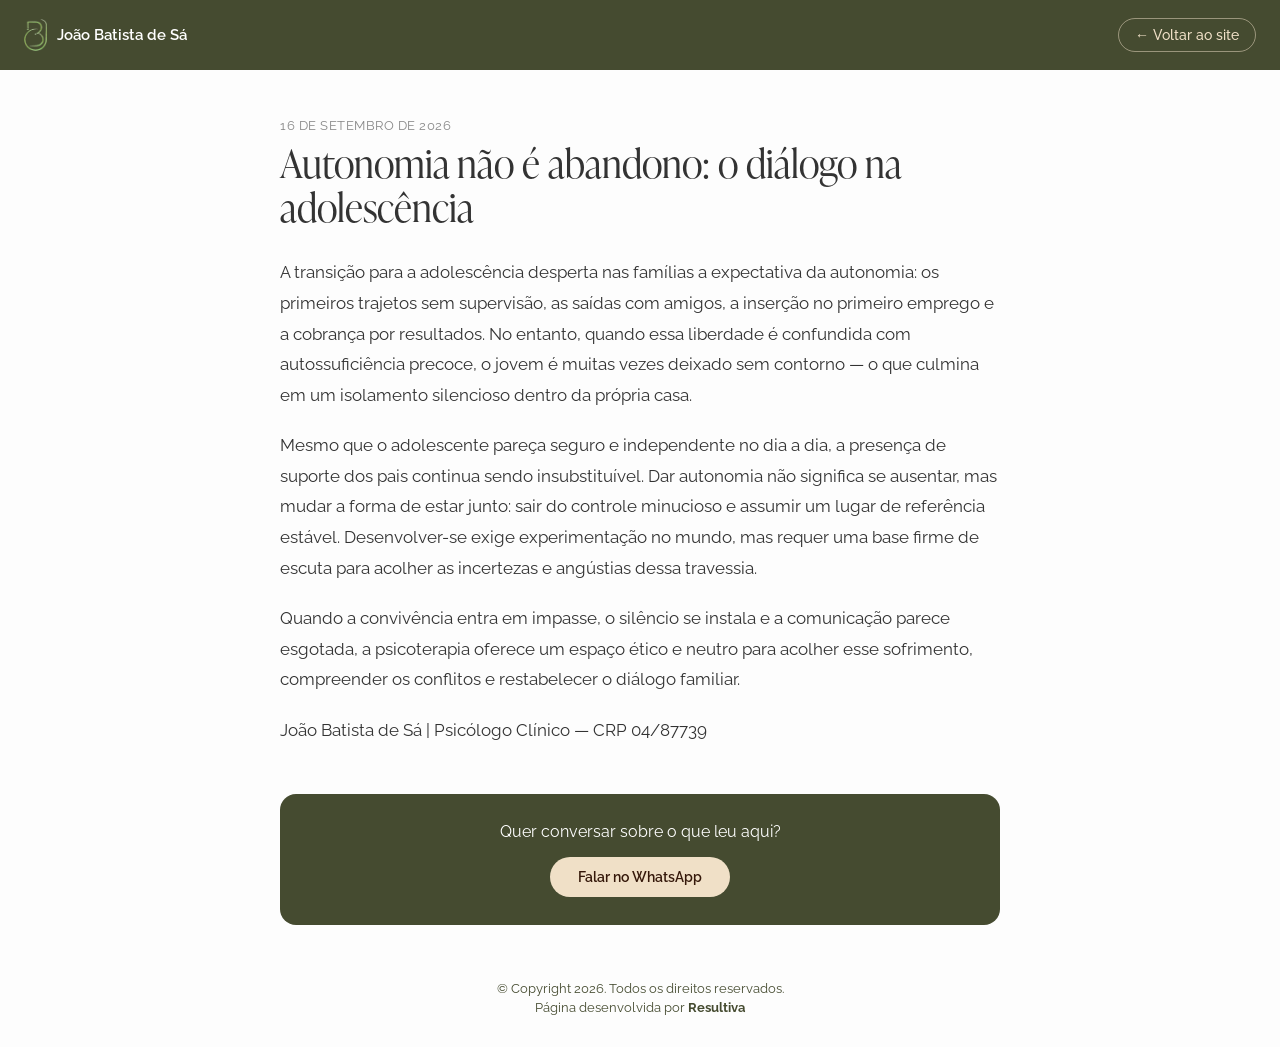
<file: blog/autonomia-nao-e-abandono-o-dialogo-na-adolescencia.html>
<!DOCTYPE html>
<html lang="pt-BR"><head>
<!-- Google tag (gtag.js) -->
<script async src="https://www.googletagmanager.com/gtag/js?id=AW-18441041326"></script>
<script>
  window.dataLayer = window.dataLayer || [];
  function gtag(){dataLayer.push(arguments);}
  gtag('js', new Date());
  gtag('config', 'AW-18441041326');
</script>
<!-- Event snippet for Contato (1) conversion page, fired on click of any WhatsApp button -->
<script>
document.addEventListener('click', function(e) {
  var link = e.target.closest('a[href*="api.whatsapp.com"]');
  if (link) {
    gtag('event', 'conversion', {
        'send_to': 'AW-18441041326/PX_OCObYl_McEK7rr9lE',
        'value': 1.0,
        'currency': 'BRL'
    });
  }
});
</script>
<meta charset="utf-8"/>
<meta content="width=device-width, initial-scale=1" name="viewport"/>
<meta content="index, follow" name="robots"/>
<title>Autonomia não é abandono: o diálogo na adolescência | Blog João Batista de Sá</title>
<meta content="A busca por autonomia na adolescência não anula a necessidade de apoio. Entenda por que presença e diálogo continuam sendo fundamentais." name="description"/>
<meta content="pt_BR" property="og:locale"/>
<meta content="article" property="og:type"/>
<meta content="Autonomia não é abandono: o diálogo na adolescência" property="og:title"/>
<meta content="A busca por autonomia na adolescência não anula a necessidade de apoio. Entenda por que presença e diálogo continuam sendo fundamentais." property="og:description"/>
<meta content="João Batista de Sá - Psicólogo" property="og:site_name"/>

<link href="/assets/joao-logo-bj.png" rel="icon" sizes="32x32"/>
<link href="/assets/782b342f846f2900_dxs1xze.css" media="all" rel="stylesheet"/>
<link href="https://fonts.googleapis.com/css2?family=Raleway:wght@400;500;600;700&display=swap" rel="stylesheet"/>
<link href="/blog/blog.css" rel="stylesheet"/>
</head>
<body class="jb-blog-body">
<header class="jb-blog-header">
<a href="/" class="jb-blog-logo"><img src="/assets/joao-logo-header.png" alt="João Batista de Sá - Psicólogo"/> João Batista de Sá</a>
<a href="/" class="jb-blog-back">← Voltar ao site</a>
</header>
<main class="jb-blog-main">
<article class="jb-post">

<p class="jb-post-date">16 de setembro de 2026</p>
<h1 class="jb-post-title">Autonomia não é abandono: o diálogo na adolescência</h1>
<div class="jb-post-content"><p data-path-to-node="5">A transição para a adolescência desperta nas famílias a expectativa da autonomia: os primeiros trajetos sem supervisão, as saídas com amigos, a inserção no primeiro emprego e a cobrança por resultados. No entanto, quando essa liberdade é confundida com autossuficiência precoce, o jovem é muitas vezes deixado sem contorno — o que culmina em um isolamento silencioso dentro da própria casa.</p><p data-path-to-node="6">Mesmo que o adolescente pareça seguro e independente no dia a dia, a presença de suporte dos pais continua sendo insubstituível. Dar autonomia não significa se ausentar, mas mudar a forma de estar junto: sair do controle minucioso e assumir um lugar de referência estável. Desenvolver-se exige experimentação no mundo, mas requer uma base firme de escuta para acolher as incertezas e angústias dessa travessia.</p><p data-path-to-node="7">Quando a convivência entra em impasse, o silêncio se instala e a comunicação parece esgotada, a psicoterapia oferece um espaço ético e neutro para acolher esse sofrimento, compreender os conflitos e restabelecer o diálogo familiar.</p><p data-path-to-node="7"><span data-path-to-node="7" data-index-in-node="0" style="">João Batista de Sá</span> | Psicólogo Clínico — CRP 04/87739</p></div>
<div class="jb-post-cta">
<p>Quer conversar sobre o que leu aqui?</p>
<a class="jb-post-cta-btn" href="https://api.whatsapp.com/send?phone=5531993289504&text=Ol%C3%A1%2C%20li%20o%20artigo%20%22Autonomia%20n%C3%A3o%20%C3%A9%20abandono%3A%20o%20di%C3%A1logo%20na%20adolesc%C3%AAncia%22%20no%20site%20e%20gostaria%20de%20saber%20mais." target="_blank" rel="noopener">Falar no WhatsApp</a>
</div>
</article>
</main>
<footer class="jb-blog-footer">
<p>© Copyright 2026. Todos os direitos reservados.</p>
<p>Página desenvolvida por <strong>Resultiva</strong></p>
</footer>
</body></html>
</file>
<file: assets/782b342f846f2900_dxs1xze.css>
/*
 * The Typekit service used to deliver this font or fonts for use on websites
 * is provided by Adobe and is subject to these Terms of Use
 * http://www.adobe.com/products/eulas/tou_typekit. For font license
 * information, see the list below.
 *
 * ivypresto-display:
 *   - http://typekit.com/eulas/00000000000000007735e5a6
 *   - http://typekit.com/eulas/00000000000000007735e5a7
 *   - http://typekit.com/eulas/00000000000000007735e5b1
 *
 * © 2009-2026 Adobe Systems Incorporated. All Rights Reserved.
 */
/*{"last_published":"2026-07-30 23:40:23 UTC"}*/

@import url("1c0ff118a4290c99_p.css");

@font-face {
font-family:"ivypresto-display";
src:url("5d68c4f43cf6f641_l.woff2") format("woff2"),url("https://use.typekit.net/af/cc395d/00000000000000007735e5a6/31/d?primer=7cdcb44be4a7db8877ffa5c0007b8dd865b3bbc383831fe2ea177f62257a9191&fvd=n3&v=3") format("woff"),url("https://use.typekit.net/af/cc395d/00000000000000007735e5a6/31/a?primer=7cdcb44be4a7db8877ffa5c0007b8dd865b3bbc383831fe2ea177f62257a9191&fvd=n3&v=3") format("opentype");
font-display:auto;font-style:normal;font-weight:300;font-stretch:normal;
}

@font-face {
font-family:"ivypresto-display";
src:url("https://use.typekit.net/af/072071/00000000000000007735e5a7/31/l?subset_id=2&fvd=i4&v=3") format("woff2"),url("https://use.typekit.net/af/072071/00000000000000007735e5a7/31/d?subset_id=2&fvd=i4&v=3") format("woff"),url("https://use.typekit.net/af/072071/00000000000000007735e5a7/31/a?subset_id=2&fvd=i4&v=3") format("opentype");
font-display:auto;font-style:italic;font-weight:400;font-stretch:normal;
}

@font-face {
font-family:"ivypresto-display";
src:url("45c1dd17d3a940f7_l.woff2") format("woff2"),url("https://use.typekit.net/af/dfabfa/00000000000000007735e5b1/31/d?subset_id=2&fvd=i6&v=3") format("woff"),url("https://use.typekit.net/af/dfabfa/00000000000000007735e5b1/31/a?subset_id=2&fvd=i6&v=3") format("opentype");
font-display:auto;font-style:italic;font-weight:600;font-stretch:normal;
}

.tk-ivypresto-display { font-family: "ivypresto-display",serif; }
</file>
<file: assets/9a7cfe03ec763818_theme.css>
.comments-area a,.page-content a{text-decoration:underline}.alignright{float:right;margin-left:1rem}.alignleft{float:left;margin-right:1rem}.aligncenter{clear:both;display:block;margin-inline:auto}.alignwide{margin-inline:-80px}.alignfull{margin-inline:calc(50% - 50vw);max-width:100vw}.alignfull,.alignfull img{width:100vw}.wp-caption{margin-block-end:1.25rem;max-width:100%}.wp-caption.alignleft{margin:5px 20px 20px 0}.wp-caption.alignright{margin:5px 0 20px 20px}.wp-caption img{display:block;margin-inline:auto}.wp-caption-text{margin:0}.gallery-caption{display:block;font-size:.8125rem;line-height:1.5;margin:0;padding:.75rem}.pagination{display:flex;justify-content:space-between;margin:20px auto}.sticky{display:block;position:relative}.bypostauthor{font-size:inherit}.hide{display:none!important}.post-password-form{margin:50px auto;max-width:500px}.post-password-form p{align-items:flex-end;display:flex;width:100%}.post-password-form [type=submit]{margin-inline-start:3px}.screen-reader-text{clip:rect(1px,1px,1px,1px);height:1px;overflow:hidden;position:absolute!important;width:1px;word-wrap:normal!important}.screen-reader-text:focus{background-color:#eee;clip:auto!important;clip-path:none;color:#333;display:block;font-size:1rem;height:auto;left:5px;line-height:normal;padding:12px 24px;text-decoration:none;top:5px;width:auto;z-index:100000}.post .entry-title a{text-decoration:none}.post .wp-post-image{max-height:500px;-o-object-fit:cover;object-fit:cover;width:100%}@media(max-width:991px){.post .wp-post-image{max-height:400px}}@media(max-width:575px){.post .wp-post-image{max-height:300px}}#comments .comment-list{font-size:.9em;list-style:none;margin:0;padding:0}#comments .comment,#comments .pingback{position:relative}#comments .comment .comment-body,#comments .pingback .comment-body{border-block-end:1px solid #ccc;display:flex;flex-direction:column;padding-block-end:30px;padding-block-start:30px;padding-inline-end:0;padding-inline-start:60px}#comments .comment .avatar,#comments .pingback .avatar{border-radius:50%;left:0;margin-inline-end:10px;position:absolute}body.rtl #comments .comment .avatar,body.rtl #comments .pingback .avatar,html[dir=rtl] #comments .comment .avatar,html[dir=rtl] #comments .pingback .avatar{left:auto;right:0}#comments .comment-meta{display:flex;justify-content:space-between;margin-block-end:.9rem}#comments .comment-metadata,#comments .reply{font-size:11px;line-height:1}#comments .children{list-style:none;margin:0;padding-inline-start:30px;position:relative}#comments .children li:last-child{padding-block-end:0}#comments ol.comment-list .children:before{content:"↪";display:inline-block;font-size:1em;font-weight:400;left:0;line-height:100%;position:absolute;top:45px;width:auto}body.rtl #comments ol.comment-list .children:before,html[dir=rtl] #comments ol.comment-list .children:before{content:"↩";left:auto;right:0}@media(min-width:768px){#comments .comment-author,#comments .comment-metadata{line-height:1}}@media(max-width:767px){#comments .comment .comment-body{padding:30px 0}#comments .children{padding-inline-start:20px}#comments .comment .avatar{float:left;position:inherit}body.rtl #comments .comment .avatar,html[dir=rtl] #comments .comment .avatar{float:right}}.page-header .entry-title,.site-footer .footer-inner,.site-footer:not(.dynamic-footer),.site-header .header-inner,.site-header:not(.dynamic-header),body:not([class*=elementor-page-]) .site-main{margin-inline-end:auto;margin-inline-start:auto;width:100%}@media(max-width:575px){.page-header .entry-title,.site-footer .footer-inner,.site-footer:not(.dynamic-footer),.site-header .header-inner,.site-header:not(.dynamic-header),body:not([class*=elementor-page-]) .site-main{padding-inline-end:10px;padding-inline-start:10px}}@media(min-width:576px){.page-header .entry-title,.site-footer .footer-inner,.site-footer:not(.dynamic-footer),.site-header .header-inner,.site-header:not(.dynamic-header),body:not([class*=elementor-page-]) .site-main{max-width:500px}.site-footer.footer-full-width .footer-inner,.site-header.header-full-width .header-inner{max-width:100%}}@media(min-width:768px){.page-header .entry-title,.site-footer .footer-inner,.site-footer:not(.dynamic-footer),.site-header .header-inner,.site-header:not(.dynamic-header),body:not([class*=elementor-page-]) .site-main{max-width:600px}.site-footer.footer-full-width,.site-header.header-full-width{max-width:100%}}@media(min-width:992px){.page-header .entry-title,.site-footer .footer-inner,.site-footer:not(.dynamic-footer),.site-header .header-inner,.site-header:not(.dynamic-header),body:not([class*=elementor-page-]) .site-main{max-width:800px}.site-footer.footer-full-width,.site-header.header-full-width{max-width:100%}}@media(min-width:1200px){.page-header .entry-title,.site-footer .footer-inner,.site-footer:not(.dynamic-footer),.site-header .header-inner,.site-header:not(.dynamic-header),body:not([class*=elementor-page-]) .site-main{max-width:1140px}.site-footer.footer-full-width,.site-header.header-full-width{max-width:100%}}.site-header+.elementor{min-height:calc(100vh - 320px)}
</file>
<file: assets/1e05c3c28a9be5f5_post-8.css>
.elementor-kit-8{--e-global-color-primary:#6EC1E4;--e-global-color-secondary:#54595F;--e-global-color-text:#7A7A7A;--e-global-color-accent:#61CE70;--e-global-color-c5bcaef:#0c0c0c;--e-global-color-a8a0f47:#4f342d;--e-global-color-3a314a7:#ffffff;--e-global-typography-primary-font-family:"Roboto";--e-global-typography-primary-font-weight:600;--e-global-typography-secondary-font-family:"Roboto Slab";--e-global-typography-secondary-font-weight:400;--e-global-typography-text-font-family:"Roboto";--e-global-typography-text-font-weight:400;--e-global-typography-accent-font-family:"Roboto";--e-global-typography-accent-font-weight:500;--e-global-typography-51af363-font-family:"IvyPresto Display";--e-global-typography-51af363-font-size:4.0625rem;--e-global-typography-51af363-font-weight:400;--e-global-typography-51af363-line-height:96.4px;--e-global-typography-1508d9a-font-family:"IvyPresto Display";--e-global-typography-1508d9a-font-size:3.4375rem;--e-global-typography-1508d9a-font-weight:300;--e-global-typography-1508d9a-line-height:55px;--e-global-typography-d7d5c83-font-family:"Raleway";--e-global-typography-d7d5c83-font-size:0.875rem;--e-global-typography-d7d5c83-font-weight:400;--e-global-typography-d7d5c83-text-transform:uppercase;--e-global-typography-d7d5c83-line-height:15.54px;--e-global-typography-d7d5c83-letter-spacing:2.38px;--e-global-typography-aeaec4d-font-family:"Raleway";--e-global-typography-aeaec4d-font-size:1.25rem;--e-global-typography-aeaec4d-font-weight:400;--e-global-typography-aeaec4d-line-height:32px;}.elementor-kit-8 e-page-transition{background-color:#FFBC7D;}.elementor-kit-8 h1{font-family:"ivypresto-display", Sans-serif;font-size:22px;font-weight:300;}.elementor-kit-8 h2{font-family:"ivypresto-display", Sans-serif;font-size:15px;font-weight:300;font-style:italic;}.elementor-kit-8 h3{font-family:"ivypresto-display", Sans-serif;font-weight:600;font-style:italic;}.elementor-section.elementor-section-boxed > .elementor-container{max-width:1280px;}.e-con{--container-max-width:1280px;--container-default-padding-top:0px;--container-default-padding-right:0px;--container-default-padding-bottom:0px;--container-default-padding-left:0px;}.elementor-widget:not(:last-child){margin-block-end:20px;}.elementor-element{--widgets-spacing:20px 20px;--widgets-spacing-row:20px;--widgets-spacing-column:20px;}{}h1.entry-title{display:var(--page-title-display);}@media(max-width:1024px){.elementor-section.elementor-section-boxed > .elementor-container{max-width:1024px;}.e-con{--container-max-width:1024px;}}@media(max-width:767px){.elementor-section.elementor-section-boxed > .elementor-container{max-width:767px;}.e-con{--container-max-width:767px;}}:root { --preto:#0c0c0c; --branco:#ffffff; }
/* Start Custom Fonts CSS */@font-face {
	font-family: 'Raleway';
	font-style: normal;
	font-weight: normal;
	font-display: swap;
	src: url('https://psigabrielapezzato.com/wp-content/uploads/2026/07/raleway-400.eot');
	src: url('https://psigabrielapezzato.com/wp-content/uploads/2026/07/raleway-400.eot?#iefix') format('embedded-opentype'),
		url("50432fc4fcd6a916_raleway-400.woff2") format('woff2'),
		url('https://psigabrielapezzato.com/wp-content/uploads/2026/07/raleway-400.woff') format('woff'),
		url('https://psigabrielapezzato.com/wp-content/uploads/2026/07/raleway-400.ttf') format('truetype'),
		url('https://psigabrielapezzato.com/wp-content/uploads/2026/07/raleway-400.svg#Raleway') format('svg');
}
@font-face {
	font-family: 'Raleway';
	font-style: normal;
	font-weight: 500;
	font-display: swap;
	src: url('https://psigabrielapezzato.com/wp-content/uploads/2026/07/raleway-500.eot');
	src: url('https://psigabrielapezzato.com/wp-content/uploads/2026/07/raleway-500.eot?#iefix') format('embedded-opentype'),
		url("e4331f17c444974e_raleway-500.woff2") format('woff2'),
		url('https://psigabrielapezzato.com/wp-content/uploads/2026/07/raleway-500.woff') format('woff'),
		url('https://psigabrielapezzato.com/wp-content/uploads/2026/07/raleway-500.ttf') format('truetype'),
		url('https://psigabrielapezzato.com/wp-content/uploads/2026/07/raleway-500.svg#Raleway') format('svg');
}
@font-face {
	font-family: 'Raleway';
	font-style: normal;
	font-weight: 700;
	font-display: swap;
	src: url('https://psigabrielapezzato.com/wp-content/uploads/2026/07/raleway-700.eot');
	src: url('https://psigabrielapezzato.com/wp-content/uploads/2026/07/raleway-700.eot?#iefix') format('embedded-opentype'),
		url("76a3a5d0dd02ab1b_raleway-700.woff2") format('woff2'),
		url('https://psigabrielapezzato.com/wp-content/uploads/2026/07/raleway-700.woff') format('woff'),
		url('https://psigabrielapezzato.com/wp-content/uploads/2026/07/raleway-700.ttf') format('truetype'),
		url('https://psigabrielapezzato.com/wp-content/uploads/2026/07/raleway-700.svg#Raleway') format('svg');
}
@font-face {
	font-family: 'Raleway';
	font-style: normal;
	font-weight: 800;
	font-display: swap;
	src: url('https://psigabrielapezzato.com/wp-content/uploads/2026/07/raleway-800.eot');
	src: url('https://psigabrielapezzato.com/wp-content/uploads/2026/07/raleway-800.eot?#iefix') format('embedded-opentype'),
		url("a1396fce3bd46726_raleway-800.woff2") format('woff2'),
		url('https://psigabrielapezzato.com/wp-content/uploads/2026/07/raleway-800.woff') format('woff'),
		url('https://psigabrielapezzato.com/wp-content/uploads/2026/07/raleway-800.ttf') format('truetype'),
		url('https://psigabrielapezzato.com/wp-content/uploads/2026/07/raleway-800.svg#Raleway') format('svg');
}
/* End Custom Fonts CSS */
</file>
<file: assets/b86ed18fde9bf675_post-1774.css>
.elementor-widget-heading .elementor-heading-title{font-family:var( --e-global-typography-primary-font-family ), Sans-serif;font-weight:var( --e-global-typography-primary-font-weight );color:var( --e-global-color-primary );}.elementor-1774 .elementor-element.elementor-element-6d01e9d{width:var( --container-widget-width, 100% );max-width:100%;--container-widget-width:100%;--container-widget-flex-grow:0;text-align:start;}.elementor-1774 .elementor-element.elementor-element-6d01e9d .elementor-heading-title{font-family:"ivypresto-display", Sans-serif;font-size:4.063rem;font-weight:200;line-height:69px;letter-spacing:0em;color:#000000;}.elementor-1774 .elementor-element.elementor-element-3ded298{width:var( --container-widget-width, 499px );max-width:499px;--container-widget-width:499px;--container-widget-flex-grow:0;text-align:start;}.elementor-1774 .elementor-element.elementor-element-3ded298 .elementor-heading-title{font-family:"Raleway", Sans-serif;font-size:1.25rem;font-weight:500;line-height:24px;letter-spacing:0em;color:#0c0c0c;}.elementor-widget-image .widget-image-caption{color:var( --e-global-color-text );font-family:var( --e-global-typography-text-font-family ), Sans-serif;font-weight:var( --e-global-typography-text-font-weight );}.elementor-1774 .elementor-element.elementor-element-cb6f9d5{width:var( --container-widget-width, 240px );max-width:240px;--container-widget-width:240px;--container-widget-flex-grow:0;top:392px;}.elementor-1774 .elementor-element.elementor-element-cb6f9d5 > .elementor-widget-container{margin:0px 0px 0px 0px;padding:0px 0px 0px 0px;}body:not(.rtl) .elementor-1774 .elementor-element.elementor-element-cb6f9d5{right:24%;}body.rtl .elementor-1774 .elementor-element.elementor-element-cb6f9d5{left:24%;}.elementor-1774 .elementor-element.elementor-element-4d2ffce{width:var( --container-widget-width, 64px );max-width:64px;--container-widget-width:64px;--container-widget-flex-grow:0;bottom:20px;z-index:999;}body:not(.rtl) .elementor-1774 .elementor-element.elementor-element-4d2ffce{right:20px;}body.rtl .elementor-1774 .elementor-element.elementor-element-4d2ffce{left:20px;}.elementor-1774 .elementor-element.elementor-element-09a1a30{width:var( --container-widget-width, 525px );max-width:525px;--container-widget-width:525px;--container-widget-flex-grow:0;text-align:start;}.elementor-1774 .elementor-element.elementor-element-09a1a30 .elementor-heading-title{font-family:"Raleway", Sans-serif;font-size:1.25rem;font-weight:400;line-height:32px;letter-spacing:0em;color:#0c0c0c;}.elementor-1774 .elementor-element.elementor-element-8f44e23{width:var( --container-widget-width, 240px );max-width:240px;--container-widget-width:240px;--container-widget-flex-grow:0;top:80px;}.elementor-1774 .elementor-element.elementor-element-8f44e23 > .elementor-widget-container{margin:0px 0px 0px 0px;padding:0px 0px 0px 0px;}body:not(.rtl) .elementor-1774 .elementor-element.elementor-element-8f44e23{right:54%;}body.rtl .elementor-1774 .elementor-element.elementor-element-8f44e23{left:54%;}.elementor-1774 .elementor-element.elementor-element-f7349b4{--display:flex;--flex-direction:column;--container-widget-width:100%;--container-widget-height:initial;--container-widget-flex-grow:0;--container-widget-align-self:initial;--flex-wrap-mobile:wrap;--justify-content:center;--gap:15px 15px;--row-gap:15px;--column-gap:15px;}.elementor-1774 .elementor-element.elementor-element-918acc9{--display:flex;--flex-direction:column;--container-widget-width:100%;--container-widget-height:initial;--container-widget-flex-grow:0;--container-widget-align-self:initial;--flex-wrap-mobile:wrap;--justify-content:center;--gap:15px 15px;--row-gap:15px;--column-gap:15px;}.elementor-1774 .elementor-element.elementor-element-fb044c2{--display:flex;--flex-direction:column;--container-widget-width:100%;--container-widget-height:initial;--container-widget-flex-grow:0;--container-widget-align-self:initial;--flex-wrap-mobile:wrap;--justify-content:center;--gap:15px 15px;--row-gap:15px;--column-gap:15px;}.elementor-1774 .elementor-element.elementor-element-23a5dfe{--display:flex;--flex-direction:column;--container-widget-width:100%;--container-widget-height:initial;--container-widget-flex-grow:0;--container-widget-align-self:initial;--flex-wrap-mobile:wrap;--justify-content:center;--gap:15px 15px;--row-gap:15px;--column-gap:15px;}.elementor-1774 .elementor-element.elementor-element-29469b2{--e-n-carousel-swiper-slides-to-display:4;--e-n-carousel-swiper-slides-gap:10px;}.elementor-1774 .elementor-element.elementor-element-29469b2 > .elementor-widget-container{margin:27px 0px 27px 0px;}.elementor-1774 .elementor-element.elementor-element-72fc6bb{--display:flex;--flex-direction:column;--container-widget-width:calc( ( 1 - var( --container-widget-flex-grow ) ) * 100% );--container-widget-height:initial;--container-widget-flex-grow:0;--container-widget-align-self:initial;--flex-wrap-mobile:wrap;--align-items:center;--gap:20px 20px;--row-gap:20px;--column-gap:20px;}.elementor-1774 .elementor-element.elementor-element-19b52b8{--display:flex;--flex-direction:column;--container-widget-width:calc( ( 1 - var( --container-widget-flex-grow ) ) * 100% );--container-widget-height:initial;--container-widget-flex-grow:0;--container-widget-align-self:initial;--flex-wrap-mobile:wrap;--align-items:center;--gap:20px 20px;--row-gap:20px;--column-gap:20px;}.elementor-1774 .elementor-element.elementor-element-49abce9{--display:flex;--flex-direction:column;--container-widget-width:calc( ( 1 - var( --container-widget-flex-grow ) ) * 100% );--container-widget-height:initial;--container-widget-flex-grow:0;--container-widget-align-self:initial;--flex-wrap-mobile:wrap;--align-items:center;--gap:20px 20px;--row-gap:20px;--column-gap:20px;}.elementor-1774 .elementor-element.elementor-element-6a151c6{--display:flex;--flex-direction:column;--container-widget-width:calc( ( 1 - var( --container-widget-flex-grow ) ) * 100% );--container-widget-height:initial;--container-widget-flex-grow:0;--container-widget-align-self:initial;--flex-wrap-mobile:wrap;--align-items:center;--gap:20px 20px;--row-gap:20px;--column-gap:20px;}.elementor-1774 .elementor-element.elementor-element-a669c7b{--display:flex;--flex-direction:column;--container-widget-width:calc( ( 1 - var( --container-widget-flex-grow ) ) * 100% );--container-widget-height:initial;--container-widget-flex-grow:0;--container-widget-align-self:initial;--flex-wrap-mobile:wrap;--align-items:center;--gap:20px 20px;--row-gap:20px;--column-gap:20px;}.elementor-1774 .elementor-element.elementor-element-8d2adfe{--display:flex;--flex-direction:column;--container-widget-width:calc( ( 1 - var( --container-widget-flex-grow ) ) * 100% );--container-widget-height:initial;--container-widget-flex-grow:0;--container-widget-align-self:initial;--flex-wrap-mobile:wrap;--align-items:center;--gap:20px 20px;--row-gap:20px;--column-gap:20px;}.elementor-1774 .elementor-element.elementor-element-9779955{--display:flex;--flex-direction:column;--container-widget-width:calc( ( 1 - var( --container-widget-flex-grow ) ) * 100% );--container-widget-height:initial;--container-widget-flex-grow:0;--container-widget-align-self:initial;--flex-wrap-mobile:wrap;--align-items:center;--gap:20px 20px;--row-gap:20px;--column-gap:20px;}.elementor-1774 .elementor-element.elementor-element-b6c9a17{--display:flex;--flex-direction:column;--container-widget-width:calc( ( 1 - var( --container-widget-flex-grow ) ) * 100% );--container-widget-height:initial;--container-widget-flex-grow:0;--container-widget-align-self:initial;--flex-wrap-mobile:wrap;--align-items:center;--gap:20px 20px;--row-gap:20px;--column-gap:20px;}.elementor-1774 .elementor-element.elementor-element-108f5ac{--e-n-carousel-swiper-slides-to-display:6;--e-n-carousel-swiper-slides-gap:10px;--e-n-carousel-slide-height:auto;--e-n-carousel-slide-container-height:100%;}.elementor-1774 .elementor-element.elementor-element-fcf8aab{width:var( --container-widget-width, 304px );max-width:304px;--container-widget-width:304px;--container-widget-flex-grow:0;text-align:start;}.elementor-1774 .elementor-element.elementor-element-fcf8aab.elementor-element{--flex-grow:0;--flex-shrink:0;}.elementor-1774 .elementor-element.elementor-element-fcf8aab .elementor-heading-title{font-family:"Raleway", Sans-serif;font-size:3.438rem;font-weight:400;line-height:0.99em;letter-spacing:0em;color:#0c0c0c;}.elementor-1774 .elementor-element.elementor-element-0e09192{width:var( --container-widget-width, 572px );max-width:572px;--container-widget-width:572px;--container-widget-flex-grow:0;text-align:start;}.elementor-1774 .elementor-element.elementor-element-0e09192 .elementor-heading-title{font-family:"Raleway", Sans-serif;font-size:1.375rem;font-weight:400;line-height:27px;letter-spacing:0em;color:#0c0c0c;}.elementor-1774 .elementor-element.elementor-element-18d8736{width:var( --container-widget-width, 590px );max-width:590px;--container-widget-width:590px;--container-widget-flex-grow:0;text-align:start;}.elementor-1774 .elementor-element.elementor-element-18d8736 .elementor-heading-title{font-family:"Raleway", Sans-serif;font-size:1.375rem;font-weight:400;line-height:27px;letter-spacing:0em;color:#0c0c0c;}.elementor-1774 .elementor-element.elementor-element-5b177a2{text-align:center;}.elementor-1774 .elementor-element.elementor-element-5b177a2 .elementor-heading-title{font-family:"ivypresto-display", Sans-serif;font-size:3.438rem;font-weight:300;line-height:60px;letter-spacing:0em;color:#0c0c0c;}.elementor-1774 .elementor-element.elementor-element-cd9e85a{width:var( --container-widget-width, 454px );max-width:454px;--container-widget-width:454px;--container-widget-flex-grow:0;text-align:start;}.elementor-1774 .elementor-element.elementor-element-cd9e85a .elementor-heading-title{font-family:"Raleway", Sans-serif;font-size:1.125rem;font-weight:400;line-height:1.2000000762939em;letter-spacing:0em;color:#0c0c0c;}.elementor-1774 .elementor-element.elementor-element-ca44671{width:var( --container-widget-width, 347px );max-width:347px;--container-widget-width:347px;--container-widget-flex-grow:0;text-align:start;}.elementor-1774 .elementor-element.elementor-element-ca44671 .elementor-heading-title{font-family:"Raleway", Sans-serif;font-size:1.125rem;font-weight:400;line-height:24px;letter-spacing:0em;color:var( --e-global-color-3a314a7 );}.elementor-1774 .elementor-element.elementor-element-9196656 > .elementor-widget-container{border-radius:15px 15px 15px 15px;}.elementor-1774 .elementor-element.elementor-element-9196656 iframe{height:438px;}.elementor-1774 .elementor-element.elementor-element-270e800{text-align:center;}.elementor-1774 .elementor-element.elementor-element-270e800 .elementor-heading-title{font-family:"ivypresto-display", Sans-serif;font-size:3.438rem;font-weight:300;line-height:60px;letter-spacing:0em;color:#0c0c0c;}.elementor-1774 .elementor-element.elementor-element-b505e34{--display:flex;--flex-direction:column;--container-widget-width:calc( ( 1 - var( --container-widget-flex-grow ) ) * 100% );--container-widget-height:initial;--container-widget-flex-grow:0;--container-widget-align-self:initial;--flex-wrap-mobile:wrap;--justify-content:center;--align-items:center;--gap:10px 10px;--row-gap:10px;--column-gap:10px;border-style:solid;--border-style:solid;border-width:2px 2px 2px 2px;--border-top-width:2px;--border-right-width:2px;--border-bottom-width:2px;--border-left-width:2px;border-color:#0000001a;--border-color:#0000001a;--border-radius:25px 25px 25px 25px;--padding-top:60px;--padding-bottom:60px;--padding-left:60px;--padding-right:60px;}.elementor-1774 .elementor-element.elementor-element-b505e34:not(.elementor-motion-effects-element-type-background), .elementor-1774 .elementor-element.elementor-element-b505e34 > .elementor-motion-effects-container > .elementor-motion-effects-layer{background-color:#ffffff;}.elementor-1774 .elementor-element.elementor-element-cd6bb78{--display:flex;--flex-direction:column;--container-widget-width:calc( ( 1 - var( --container-widget-flex-grow ) ) * 100% );--container-widget-height:initial;--container-widget-flex-grow:0;--container-widget-align-self:initial;--flex-wrap-mobile:wrap;--justify-content:center;--align-items:center;--gap:10px 10px;--row-gap:10px;--column-gap:10px;border-style:solid;--border-style:solid;border-width:2px 2px 2px 2px;--border-top-width:2px;--border-right-width:2px;--border-bottom-width:2px;--border-left-width:2px;border-color:#0000001a;--border-color:#0000001a;--border-radius:25px 25px 25px 25px;--padding-top:60px;--padding-bottom:60px;--padding-left:60px;--padding-right:60px;}.elementor-1774 .elementor-element.elementor-element-cd6bb78:not(.elementor-motion-effects-element-type-background), .elementor-1774 .elementor-element.elementor-element-cd6bb78 > .elementor-motion-effects-container > .elementor-motion-effects-layer{background-color:#ffffff;}.elementor-1774 .elementor-element.elementor-element-b7f2275{--display:flex;--flex-direction:column;--container-widget-width:calc( ( 1 - var( --container-widget-flex-grow ) ) * 100% );--container-widget-height:initial;--container-widget-flex-grow:0;--container-widget-align-self:initial;--flex-wrap-mobile:wrap;--justify-content:center;--align-items:center;--gap:10px 10px;--row-gap:10px;--column-gap:10px;border-style:solid;--border-style:solid;border-width:2px 2px 2px 2px;--border-top-width:2px;--border-right-width:2px;--border-bottom-width:2px;--border-left-width:2px;border-color:#0000001a;--border-color:#0000001a;--border-radius:25px 25px 25px 25px;--padding-top:60px;--padding-bottom:60px;--padding-left:60px;--padding-right:60px;}.elementor-1774 .elementor-element.elementor-element-b7f2275:not(.elementor-motion-effects-element-type-background), .elementor-1774 .elementor-element.elementor-element-b7f2275 > .elementor-motion-effects-container > .elementor-motion-effects-layer{background-color:#ffffff;}.elementor-1774 .elementor-element.elementor-element-963c100{--display:flex;--flex-direction:column;--container-widget-width:calc( ( 1 - var( --container-widget-flex-grow ) ) * 100% );--container-widget-height:initial;--container-widget-flex-grow:0;--container-widget-align-self:initial;--flex-wrap-mobile:wrap;--justify-content:center;--align-items:center;--gap:10px 10px;--row-gap:10px;--column-gap:10px;border-style:solid;--border-style:solid;border-width:2px 2px 2px 2px;--border-top-width:2px;--border-right-width:2px;--border-bottom-width:2px;--border-left-width:2px;border-color:#0000001a;--border-color:#0000001a;--border-radius:25px 25px 25px 25px;--padding-top:60px;--padding-bottom:60px;--padding-left:60px;--padding-right:60px;}.elementor-1774 .elementor-element.elementor-element-963c100:not(.elementor-motion-effects-element-type-background), .elementor-1774 .elementor-element.elementor-element-963c100 > .elementor-motion-effects-container > .elementor-motion-effects-layer{background-color:#ffffff;}.elementor-1774 .elementor-element.elementor-element-1aea3e2{--display:flex;--flex-direction:column;--container-widget-width:calc( ( 1 - var( --container-widget-flex-grow ) ) * 100% );--container-widget-height:initial;--container-widget-flex-grow:0;--container-widget-align-self:initial;--flex-wrap-mobile:wrap;--justify-content:center;--align-items:center;--gap:10px 10px;--row-gap:10px;--column-gap:10px;border-style:solid;--border-style:solid;border-width:2px 2px 2px 2px;--border-top-width:2px;--border-right-width:2px;--border-bottom-width:2px;--border-left-width:2px;border-color:#0000001a;--border-color:#0000001a;--border-radius:25px 25px 25px 25px;--padding-top:60px;--padding-bottom:60px;--padding-left:60px;--padding-right:60px;}.elementor-1774 .elementor-element.elementor-element-1aea3e2:not(.elementor-motion-effects-element-type-background), .elementor-1774 .elementor-element.elementor-element-1aea3e2 > .elementor-motion-effects-container > .elementor-motion-effects-layer{background-color:#ffffff;}.elementor-1774 .elementor-element.elementor-element-131f8c9{--e-n-carousel-swiper-slides-gap:10px;--e-n-carousel-slide-height:auto;--e-n-carousel-slide-container-height:100%;}.elementor-1774 .elementor-element.elementor-element-3dd31ca > .elementor-widget-container{margin:0px 0px 37px 0px;}.elementor-1774 .elementor-element.elementor-element-3dd31ca{text-align:center;}.elementor-1774 .elementor-element.elementor-element-3dd31ca .elementor-heading-title{font-family:"ivypresto-display", Sans-serif;font-size:3.438rem;font-weight:300;line-height:45px;letter-spacing:0em;color:#474747;}.elementor-1774 .elementor-element.elementor-element-dc555e7{--display:flex;border-style:none;--border-style:none;--padding-top:0rem;--padding-bottom:1rem;--padding-left:1rem;--padding-right:1rem;}.elementor-1774 .elementor-element.elementor-element-dc555e7:not(.elementor-motion-effects-element-type-background), .elementor-1774 .elementor-element.elementor-element-dc555e7 > .elementor-motion-effects-container > .elementor-motion-effects-layer{background-color:#FFFDF9;}.elementor-1774 .elementor-element.elementor-element-9bf6c6e{--display:flex;border-style:none;--border-style:none;--padding-top:0rem;--padding-bottom:1rem;--padding-left:1rem;--padding-right:1rem;}.elementor-1774 .elementor-element.elementor-element-9bf6c6e:not(.elementor-motion-effects-element-type-background), .elementor-1774 .elementor-element.elementor-element-9bf6c6e > .elementor-motion-effects-container > .elementor-motion-effects-layer{background-color:#FFFDF9;}.elementor-1774 .elementor-element.elementor-element-6b5a5fe{--display:flex;border-style:none;--border-style:none;--padding-top:0rem;--padding-bottom:1rem;--padding-left:1rem;--padding-right:1rem;}.elementor-1774 .elementor-element.elementor-element-6b5a5fe:not(.elementor-motion-effects-element-type-background), .elementor-1774 .elementor-element.elementor-element-6b5a5fe > .elementor-motion-effects-container > .elementor-motion-effects-layer{background-color:#FFFDF9;}.elementor-1774 .elementor-element.elementor-element-7c3edea{--display:flex;border-style:none;--border-style:none;--padding-top:0rem;--padding-bottom:1rem;--padding-left:1rem;--padding-right:1rem;}.elementor-1774 .elementor-element.elementor-element-7c3edea:not(.elementor-motion-effects-element-type-background), .elementor-1774 .elementor-element.elementor-element-7c3edea > .elementor-motion-effects-container > .elementor-motion-effects-layer{background-color:#FFFDF9;}.elementor-1774 .elementor-element.elementor-element-3bd30b8{--display:flex;border-style:none;--border-style:none;--padding-top:0rem;--padding-bottom:1rem;--padding-left:1rem;--padding-right:1rem;}.elementor-1774 .elementor-element.elementor-element-3bd30b8:not(.elementor-motion-effects-element-type-background), .elementor-1774 .elementor-element.elementor-element-3bd30b8 > .elementor-motion-effects-container > .elementor-motion-effects-layer{background-color:#FFFDF9;}.elementor-1774 .elementor-element.elementor-element-6ef160a{--display:flex;border-style:none;--border-style:none;--padding-top:0rem;--padding-bottom:1rem;--padding-left:1rem;--padding-right:1rem;}.elementor-1774 .elementor-element.elementor-element-6ef160a:not(.elementor-motion-effects-element-type-background), .elementor-1774 .elementor-element.elementor-element-6ef160a > .elementor-motion-effects-container > .elementor-motion-effects-layer{background-color:#FFFDF9;}.elementor-1774 .elementor-element.elementor-element-3e2cd45{--n-accordion-title-font-size:1rem;width:var( --container-widget-width, calc((100% - 220px) / 12 * 8 + 140px) );max-width:calc((100% - 220px) / 12 * 8 + 140px);--container-widget-width:calc((100% - 220px) / 12 * 8 + 140px);--container-widget-flex-grow:0;--n-accordion-title-justify-content:initial;--n-accordion-title-flex-grow:initial;--n-accordion-title-icon-order:-1;--n-accordion-item-title-space-between:0px;--n-accordion-item-title-distance-from-content:0px;--n-accordion-title-active-color:#000000;--n-accordion-icon-size:20px;--n-accordion-icon-normal-color:#454B30;--n-accordion-icon-hover-color:#454B30;--n-accordion-icon-active-color:#454B30;}.elementor-1774 .elementor-element.elementor-element-3e2cd45 > .elementor-widget-container > .e-n-accordion > .e-n-accordion-item > .e-n-accordion-item-title{background-color:#FFFDF9;border-style:none;}.elementor-1774 .elementor-element.elementor-element-3e2cd45 {--n-accordion-padding:1rem 1rem 1rem 1rem;}:where( .elementor-1774 .elementor-element.elementor-element-3e2cd45 > .elementor-widget-container > .e-n-accordion > .e-n-accordion-item > .e-n-accordion-item-title > .e-n-accordion-item-title-header ) > .e-n-accordion-item-title-text{font-family:"Raleway", Sans-serif;font-weight:600;}.elementor-1774 .elementor-element.elementor-element-d1d254d{text-align:start;}.elementor-1774 .elementor-element.elementor-element-d1d254d .elementor-heading-title{font-family:"Raleway", Sans-serif;font-size:1.063rem;font-weight:500;line-height:1em;letter-spacing:0em;color:#0c0c0c;}.elementor-1774 .elementor-element.elementor-element-77a8d4c{--display:flex;border-style:none;--border-style:none;--padding-top:0rem;--padding-bottom:1rem;--padding-left:1rem;--padding-right:1rem;}.elementor-1774 .elementor-element.elementor-element-c045528{--display:flex;border-style:none;--border-style:none;--padding-top:0rem;--padding-bottom:1rem;--padding-left:1rem;--padding-right:1rem;}.elementor-1774 .elementor-element.elementor-element-6ec785e{--display:flex;border-style:none;--border-style:none;--padding-top:0rem;--padding-bottom:1rem;--padding-left:1rem;--padding-right:1rem;}.elementor-1774 .elementor-element.elementor-element-7821ade{--n-accordion-title-font-size:1rem;--n-accordion-title-justify-content:space-between;--n-accordion-title-flex-grow:1;--n-accordion-title-icon-order:initial;--n-accordion-item-title-space-between:0px;--n-accordion-item-title-distance-from-content:0px;--n-accordion-title-normal-color:#33373c;--n-accordion-title-hover-color:#33373c;--n-accordion-title-active-color:#33373c;--n-accordion-icon-size:20px;--n-accordion-icon-normal-color:#33373c;}.elementor-1774 .elementor-element.elementor-element-7821ade > .elementor-widget-container > .e-n-accordion > .e-n-accordion-item > .e-n-accordion-item-title{border-style:none;}.elementor-1774 .elementor-element.elementor-element-7821ade {--n-accordion-padding:1rem 1rem 1rem 1rem;}:where( .elementor-1774 .elementor-element.elementor-element-7821ade > .elementor-widget-container > .e-n-accordion > .e-n-accordion-item > .e-n-accordion-item-title > .e-n-accordion-item-title-header ) > .e-n-accordion-item-title-text{font-family:"Cabin", Sans-serif;font-weight:600;}.elementor-1774 .elementor-element.elementor-element-3ff803a{--display:flex;border-style:none;--border-style:none;--padding-top:0rem;--padding-bottom:1rem;--padding-left:1rem;--padding-right:1rem;}.elementor-1774 .elementor-element.elementor-element-b29c983{--display:flex;border-style:none;--border-style:none;--padding-top:0rem;--padding-bottom:1rem;--padding-left:1rem;--padding-right:1rem;}.elementor-1774 .elementor-element.elementor-element-54902fb{--display:flex;border-style:none;--border-style:none;--padding-top:0rem;--padding-bottom:1rem;--padding-left:1rem;--padding-right:1rem;}.elementor-1774 .elementor-element.elementor-element-33fd3bb{--n-accordion-title-font-size:1rem;--n-accordion-title-justify-content:space-between;--n-accordion-title-flex-grow:1;--n-accordion-title-icon-order:initial;--n-accordion-item-title-space-between:10px;--n-accordion-item-title-distance-from-content:0px;--n-accordion-title-normal-color:#33373c;--n-accordion-title-hover-color:#33373c;--n-accordion-title-active-color:#33373c;--n-accordion-icon-size:20px;--n-accordion-icon-normal-color:#33373c;}.elementor-1774 .elementor-element.elementor-element-33fd3bb > .elementor-widget-container > .e-n-accordion > .e-n-accordion-item > .e-n-accordion-item-title{border-style:none;}.elementor-1774 .elementor-element.elementor-element-33fd3bb {--n-accordion-padding:1rem 1rem 1rem 1rem;}:where( .elementor-1774 .elementor-element.elementor-element-33fd3bb > .elementor-widget-container > .e-n-accordion > .e-n-accordion-item > .e-n-accordion-item-title > .e-n-accordion-item-title-header ) > .e-n-accordion-item-title-text{font-family:"Cabin", Sans-serif;font-weight:600;}:root{--page-title-display:none;}@media(min-width:2400px){body:not(.rtl) .elementor-1774 .elementor-element.elementor-element-cb6f9d5{right:593px;}body.rtl .elementor-1774 .elementor-element.elementor-element-cb6f9d5{left:593px;}.elementor-1774 .elementor-element.elementor-element-29469b2 > .elementor-widget-container{margin:27px 0px 27px 0px;}.elementor-1774 .elementor-element.elementor-element-3dd31ca > .elementor-widget-container{margin:0px 0px 36px 0px;}.elementor-1774 .elementor-element.elementor-element-3e2cd45{--n-accordion-title-justify-content:initial;--n-accordion-title-flex-grow:initial;--n-accordion-title-icon-order:-1;}}@media(max-width:1024px){.elementor-1774 .elementor-element.elementor-element-6d01e9d{width:var( --container-widget-width, calc((100% - 100px) / 6 * 3 + 40px) );max-width:calc((100% - 100px) / 6 * 3 + 40px);--container-widget-width:calc((100% - 100px) / 6 * 3 + 40px);--container-widget-flex-grow:0;}.elementor-1774 .elementor-element.elementor-element-3ded298{width:var( --container-widget-width, calc((100% - 100px) / 6 * 2 + 20px) );max-width:calc((100% - 100px) / 6 * 2 + 20px);--container-widget-width:calc((100% - 100px) / 6 * 2 + 20px);--container-widget-flex-grow:0;}.elementor-1774 .elementor-element.elementor-element-cb6f9d5{--container-widget-width:160px;--container-widget-flex-grow:0;width:var( --container-widget-width, 160px );max-width:160px;top:354px;}body:not(.rtl) .elementor-1774 .elementor-element.elementor-element-cb6f9d5{right:7%;}body.rtl .elementor-1774 .elementor-element.elementor-element-cb6f9d5{left:7%;}.elementor-1774 .elementor-element.elementor-element-09a1a30{width:var( --container-widget-width, calc((100% - 100px) / 6 * 5 + 80px) );max-width:calc((100% - 100px) / 6 * 5 + 80px);--container-widget-width:calc((100% - 100px) / 6 * 5 + 80px);--container-widget-flex-grow:0;text-align:start;}.elementor-1774 .elementor-element.elementor-element-09a1a30.elementor-element{--align-self:center;}.elementor-1774 .elementor-element.elementor-element-09a1a30 .elementor-heading-title{font-size:17px;line-height:1.7em;}.elementor-1774 .elementor-element.elementor-element-8f44e23{--container-widget-width:160px;--container-widget-flex-grow:0;width:var( --container-widget-width, 160px );max-width:160px;top:37px;}body:not(.rtl) .elementor-1774 .elementor-element.elementor-element-8f44e23{right:46%;}body.rtl .elementor-1774 .elementor-element.elementor-element-8f44e23{left:46%;}.elementor-1774 .elementor-element.elementor-element-29469b2{--e-n-carousel-swiper-slides-to-display:2;width:var( --container-widget-width, calc((100% - 100px) / 6 * 5 + 80px) );max-width:calc((100% - 100px) / 6 * 5 + 80px);--container-widget-width:calc((100% - 100px) / 6 * 5 + 80px);--container-widget-flex-grow:0;}.elementor-1774 .elementor-element.elementor-element-108f5ac{--e-n-carousel-swiper-slides-to-display:2;}.elementor-1774 .elementor-element.elementor-element-fcf8aab{width:var( --container-widget-width, calc((100% - 100px) / 6 * 4 + 60px) );max-width:calc((100% - 100px) / 6 * 4 + 60px);--container-widget-width:calc((100% - 100px) / 6 * 4 + 60px);--container-widget-flex-grow:0;text-align:center;}.elementor-1774 .elementor-element.elementor-element-fcf8aab.elementor-element{--align-self:center;}.elementor-1774 .elementor-element.elementor-element-0e09192{width:var( --container-widget-width, calc((100% - 100px) / 6 * 4 + 60px) );max-width:calc((100% - 100px) / 6 * 4 + 60px);--container-widget-width:calc((100% - 100px) / 6 * 4 + 60px);--container-widget-flex-grow:0;text-align:center;}.elementor-1774 .elementor-element.elementor-element-0e09192.elementor-element{--align-self:center;}.elementor-1774 .elementor-element.elementor-element-18d8736{width:var( --container-widget-width, calc((100% - 100px) / 6 * 4 + 60px) );max-width:calc((100% - 100px) / 6 * 4 + 60px);--container-widget-width:calc((100% - 100px) / 6 * 4 + 60px);--container-widget-flex-grow:0;text-align:center;}.elementor-1774 .elementor-element.elementor-element-18d8736.elementor-element{--align-self:center;}.elementor-1774 .elementor-element.elementor-element-cd9e85a{width:var( --container-widget-width, 100% );max-width:100%;--container-widget-width:100%;--container-widget-flex-grow:0;}.elementor-1774 .elementor-element.elementor-element-ca44671{width:var( --container-widget-width, 100% );max-width:100%;--container-widget-width:100%;--container-widget-flex-grow:0;}.elementor-1774 .elementor-element.elementor-element-9196656{width:var( --container-widget-width, calc((100% - 100px) / 6 * 3 + 40px) );max-width:calc((100% - 100px) / 6 * 3 + 40px);--container-widget-width:calc((100% - 100px) / 6 * 3 + 40px);--container-widget-flex-grow:0;}.elementor-1774 .elementor-element.elementor-element-b505e34{--padding-top:24px;--padding-bottom:24px;--padding-left:24px;--padding-right:24px;}.elementor-1774 .elementor-element.elementor-element-cd6bb78{--padding-top:24px;--padding-bottom:24px;--padding-left:24px;--padding-right:24px;}.elementor-1774 .elementor-element.elementor-element-b7f2275{--padding-top:24px;--padding-bottom:24px;--padding-left:24px;--padding-right:24px;}.elementor-1774 .elementor-element.elementor-element-963c100{--padding-top:24px;--padding-bottom:24px;--padding-left:24px;--padding-right:24px;}.elementor-1774 .elementor-element.elementor-element-1aea3e2{--padding-top:24px;--padding-bottom:24px;--padding-left:24px;--padding-right:24px;}.elementor-1774 .elementor-element.elementor-element-131f8c9{--e-n-carousel-swiper-slides-to-display:2;}}@media(max-width:767px){.elementor-1774 .elementor-element.elementor-element-6d01e9d{width:var( --container-widget-width, 100% );max-width:100%;--container-widget-width:100%;--container-widget-flex-grow:0;text-align:center;}.elementor-1774 .elementor-element.elementor-element-6d01e9d.elementor-element{--align-self:center;}.elementor-1774 .elementor-element.elementor-element-6d01e9d .elementor-heading-title{font-size:3.3rem;line-height:1em;}.elementor-1774 .elementor-element.elementor-element-3ded298{width:var( --container-widget-width, 90% );max-width:90%;--container-widget-width:90%;--container-widget-flex-grow:0;text-align:center;}.elementor-1774 .elementor-element.elementor-element-3ded298 > .elementor-widget-container{margin:-12px 0px 0px 0px;}.elementor-1774 .elementor-element.elementor-element-3ded298.elementor-element{--align-self:center;}.elementor-1774 .elementor-element.elementor-element-3ded298 .elementor-heading-title{font-size:1rem;line-height:0.3em;}.elementor-1774 .elementor-element.elementor-element-cb6f9d5{--container-widget-width:109px;--container-widget-flex-grow:0;width:var( --container-widget-width, 109px );max-width:109px;top:681px;}body:not(.rtl) .elementor-1774 .elementor-element.elementor-element-cb6f9d5{right:10%;}body.rtl .elementor-1774 .elementor-element.elementor-element-cb6f9d5{left:10%;}.elementor-1774 .elementor-element.elementor-element-09a1a30{width:var( --container-widget-width, 100% );max-width:100%;--container-widget-width:100%;--container-widget-flex-grow:0;text-align:center;}.elementor-1774 .elementor-element.elementor-element-09a1a30 .elementor-heading-title{font-size:1.125rem;line-height:1.7em;}.elementor-1774 .elementor-element.elementor-element-29469b2{--e-n-carousel-swiper-slides-to-display:1;width:var( --container-widget-width, 95% );max-width:95%;--container-widget-width:95%;--container-widget-flex-grow:0;}.elementor-1774 .elementor-element.elementor-element-29469b2 > .elementor-widget-container{margin:35px 0px 035px 0px;}.elementor-1774 .elementor-element.elementor-element-108f5ac{--e-n-carousel-swiper-slides-to-display:1;}.elementor-1774 .elementor-element.elementor-element-108f5ac > .elementor-widget-container{margin:0px 0px 0px 0px;}.elementor-1774 .elementor-element.elementor-element-fcf8aab{width:var( --container-widget-width, 84% );max-width:84%;--container-widget-width:84%;--container-widget-flex-grow:0;text-align:center;}.elementor-1774 .elementor-element.elementor-element-fcf8aab .elementor-heading-title{font-size:2.5rem;line-height:0.8em;}.elementor-1774 .elementor-element.elementor-element-0e09192{width:var( --container-widget-width, 100% );max-width:100%;--container-widget-width:100%;--container-widget-flex-grow:0;text-align:center;}.elementor-1774 .elementor-element.elementor-element-0e09192 .elementor-heading-title{font-size:1.125rem;}.elementor-1774 .elementor-element.elementor-element-18d8736{width:var( --container-widget-width, 100% );max-width:100%;--container-widget-width:100%;--container-widget-flex-grow:0;text-align:center;}.elementor-1774 .elementor-element.elementor-element-18d8736 .elementor-heading-title{font-size:1.125rem;}.elementor-1774 .elementor-element.elementor-element-5b177a2 .elementor-heading-title{font-size:2.5rem;line-height:1.2em;}.elementor-1774 .elementor-element.elementor-element-cd9e85a{width:var( --container-widget-width, 100% );max-width:100%;--container-widget-width:100%;--container-widget-flex-grow:0;}.elementor-1774 .elementor-element.elementor-element-cd9e85a .elementor-heading-title{font-size:1.125rem;}.elementor-1774 .elementor-element.elementor-element-ca44671{width:var( --container-widget-width, 100% );max-width:100%;--container-widget-width:100%;--container-widget-flex-grow:0;}.elementor-1774 .elementor-element.elementor-element-ca44671 .elementor-heading-title{font-size:1.125rem;}.elementor-1774 .elementor-element.elementor-element-9196656{--container-widget-width:481px;--container-widget-flex-grow:0;width:var( --container-widget-width, 481px );max-width:481px;}.elementor-1774 .elementor-element.elementor-element-270e800 .elementor-heading-title{font-size:2.5rem;line-height:1.2em;}.elementor-1774 .elementor-element.elementor-element-b505e34{--padding-top:24px;--padding-bottom:24px;--padding-left:24px;--padding-right:24px;}.elementor-1774 .elementor-element.elementor-element-cd6bb78{--padding-top:24px;--padding-bottom:24px;--padding-left:24px;--padding-right:24px;}.elementor-1774 .elementor-element.elementor-element-b7f2275{--padding-top:24px;--padding-bottom:24px;--padding-left:24px;--padding-right:24px;}.elementor-1774 .elementor-element.elementor-element-963c100{--padding-top:24px;--padding-bottom:24px;--padding-left:24px;--padding-right:24px;}.elementor-1774 .elementor-element.elementor-element-1aea3e2{--padding-top:24px;--padding-bottom:24px;--padding-left:24px;--padding-right:24px;}.elementor-1774 .elementor-element.elementor-element-131f8c9{--e-n-carousel-swiper-slides-to-display:1;}.elementor-1774 .elementor-element.elementor-element-3dd31ca > .elementor-widget-container{margin:0px 0px 31px 0px;}.elementor-1774 .elementor-element.elementor-element-3dd31ca .elementor-heading-title{font-size:3rem;}.elementor-1774 .elementor-element.elementor-element-3e2cd45{width:var( --container-widget-width, 100% );max-width:100%;--container-widget-width:100%;--container-widget-flex-grow:0;}.elementor-1774 .elementor-element.elementor-element-d1d254d{text-align:center;}.elementor-1774 .elementor-element.elementor-element-d1d254d .elementor-heading-title{font-size:1rem;}}/* Start custom CSS for heading, class: .elementor-element-6d01e9d */.elementor-1774 .elementor-element.elementor-element-6d01e9d .custom {
    font-family: "ivypresto-display", serif !important;
    font-weight: 600 !important;
    font-style: italic !important;
    color: #454B30 !important;
}/* End custom CSS */
/* Start custom CSS for image, class: .elementor-element-cb6f9d5 */.spinner { 
    animation: spin 10s infinite linear;
}

@keyframes spin {
  from {
    transform: rotate(360deg);
  }
  to {
    transform: rotate(0deg);
  }
}/* End custom CSS */
/* Start custom CSS for image, class: .elementor-element-4d2ffce */.elementor-1774 .elementor-element.elementor-element-4d2ffce {
  animation: grow 1s infinite linear;
}

@keyframes grow {
  0% {
    transform: scale(1);
  }
  50% {
    transform: scale(1.04);
  }
  100% {
    transform: scale(1);
  }
}/* End custom CSS */
/* Start custom CSS for image, class: .elementor-element-8f44e23 */.spinner { 
    animation: spin 10s infinite linear;
}

@keyframes spin {
  from {
    transform: rotate(360deg);
  }
  to {
    transform: rotate(0deg);
  }
}/* End custom CSS */
/* Start custom CSS for nested-carousel, class: .elementor-element-108f5ac */html, body{
    overflow-x: clip;
}

.elementor-1774 .elementor-element.elementor-element-108f5ac .swiper, .elementor-1774 .elementor-element.elementor-element-108f5ac .swiper-container{
    overflow: visible !important;
}

.elementor-1774 .elementor-element.elementor-element-108f5ac .swiper-wrapper{
    transition-timing-function: linear !important;
}

@media (min-width: 1025px){
	.elementor-1774 .elementor-element.elementor-element-108f5ac .elementor-swiper-button{
	    top: 50% !important;
	}
}/* End custom CSS */
/* Start custom CSS for nested-carousel, class: .elementor-element-131f8c9 */html, body{
    overflow-x: clip;
}

.elementor-1774 .elementor-element.elementor-element-131f8c9 .swiper, .elementor-1774 .elementor-element.elementor-element-131f8c9 .swiper-container{
    overflow: visible !important;
}/* End custom CSS */
/* Start custom CSS */html, body { overflow-x: hidden;}[data-elementor-type="wp-page"] { overflow: hidden;}[data-elementor-type="wp-post"] { overflow: hidden;}::-webkit-scrollbar { width: 0.7em; background: #3DAEAB;}::-webkit-scrollbar-thumb { background: -webkit-linear-gradient(transparent, #00CCFF); background: linear-gradient(transparent, #ABD5B1); border-radius: 50px;}/* End custom CSS */
</file>
<file: assets/4466a8411270799d_base-desktop.css>
.elementor .e-div-block-base{min-width:30px;padding:10px;display:block;}.elementor .e-flexbox-base{padding:10px;display:flex;flex-direction:row;}.elementor .e-grid-base{column-gap:20px;padding:10px;display:grid;row-gap:20px;grid-template-columns:repeat(3, 1fr);grid-template-rows:repeat(2, 1fr);}.elementor .e-tabs-base{padding-block-start:0px;display:flex;flex-direction:column;gap:30px;}.elementor .e-tabs-menu-base{display:flex;justify-content:center;}.elementor .e-tab-base{width:160px;color:#0C0D0E;cursor:pointer;padding:8px;border-width:2px;border-color:#E0E0E0;border-style:solid;background-color:#FFFFFF;display:block;}.elementor .e-tab-base.e--selected{border-color:#0C0D0E;outline-width:0px;}.elementor .e-tab-base:focus{border-color:#0C0D0E;outline-width:0px;}.elementor .e-tab-base:hover,.elementor .e-tab-base:focus-visible{background-color:#E0E0E0;}.elementor .e-tabs-content-area-base{display:block;}.elementor .e-tab-content-base{min-width:30px;padding:10px;display:block;}.elementor .e-form-base{padding:20px;display:flex;flex-direction:row;gap:10px;flex-wrap:wrap;align-content:start;align-items:flex-start;}.elementor .e-form-base .e-form-checkbox-row{padding:0px;gap:8px;align-items:center;}.elementor .e-form-success-message-base{font-size:12px;color:#2F532E;text-align:center;padding:12px;background-color:#D4E9D6;display:none;}.elementor .e-form-error-message-base{font-size:12px;color:#870000;text-align:center;padding:12px;background-color:#ffdede;display:none;}.elementor .e-heading-base{margin:0px;}.elementor .e-heading-link-base{all:unset;cursor:pointer;}.elementor .e-image-link-base{width:fit-content;all:unset;cursor:pointer;display:inherit;}.elementor .e-image-base{display:block;}.elementor .e-paragraph-base{margin:0px;}.elementor .e-paragraph-link-base{all:unset;cursor:pointer;}.elementor .e-svg-base{width:65px;height:65px;display:inline-block;}.elementor .e-button-base{text-align:center;padding-block-start:12px;padding-block-end:12px;padding-inline-start:24px;padding-inline-end:24px;border-radius:2px;border-width:0px;background-color:#375EFB;display:inline-block;}.elementor .e-youtube-base{overflow:hidden;aspect-ratio:16/9;}.elementor .e-divider-base{height:1px;border-width:0px;border-color:transparent;border-style:none;background-color:#000;}.elementor .e-self-hosted-video-base{max-width:100vw;aspect-ratio:16/9;display:inline-block;}.elementor .e-form-input-base{height:36px;font-size:12px;color:#0c0d0e;border-radius:0px;border-color:#D6D5D5;}.elementor .e-form-input-base:focus{border-color:#706F6F;outline-style:none;}.elementor .e-form-input-base::placeholder{color:#9DA5AE;}.elementor .e-form-label-base{font-size:14px;color:#0c0d0e;}.elementor .e-form-textarea-base{font-size:12px;border-radius:0px;border-color:#D6D5D5;}.elementor .e-form-textarea-base:focus{border-color:#706F6F;outline-style:none;}.elementor .e-form-textarea-base::placeholder{color:#9DA5AE;}.elementor .e-form-submit-button-base{color:#fff;padding-block-start:10px;padding-block-end:10px;padding-inline-start:28px;padding-inline-end:30px;border-radius:0px;border-width:0px;background-color:#000;display:flex;justify-content:center;align-items:center;}.elementor .e-form-submit-button-base:hover,.elementor .e-form-submit-button-base:focus-visible{background-color:#323232;}.elementor .e-form-checkbox-base{width:1.15em;height:1.15em;color:#ffffff;border-radius:0px;border-width:1px;border-color:#D6D5D5;border-style:solid;background-color:transparent;transition:background-color 200ms;display:grid;justify-items:center;align-items:center;appearance:none;}.elementor .e-form-checkbox-base:focus{border-color:#706F6F;outline-style:none;}.elementor .e-form-checkbox-base:checked{background-color:#69727D;}.elementor .e-form-checkbox-base::before{width:65%;height:65%;background-color:currentColor;opacity:0%;transform-origin:0% 100% 0px;transition:opacity 200ms;content:"";clip-path:polygon(14% 44%, 0 65%, 50% 100%, 100% 16%, 80% 0%, 43% 62%);}.elementor .e-form-checkbox-base:checked::before{opacity:100%;}.elementor .e-form-radio-button-base{width:1.15em;height:1.15em;color:#ffffff;border-radius:50%;border-width:1px;border-color:#D6D5D5;border-style:solid;background-color:transparent;display:grid;justify-items:center;align-items:center;appearance:none;}.elementor .e-form-radio-button-base:focus{border-color:#706F6F;outline-style:none;}.elementor .e-form-radio-button-base:checked{background-color:transparent;}.elementor .e-form-radio-button-base::before{width:65%;height:65%;border-radius:50%;background-color:#706F6F;opacity:0%;transition:opacity 200ms;content:"";}.elementor .e-form-radio-button-base:checked::before{opacity:100%;}.elementor .e-form-date-picker-base{width:100%;height:36px;font-size:12px;color:#0c0d0e;border-radius:0px;border-width:1px;border-color:#D6D5D5;border-style:solid;}.elementor .e-form-date-picker-base:focus{border-color:#706F6F;outline-style:none;}.elementor .e-form-time-picker-base{width:100%;height:36px;font-size:12px;color:#0c0d0e;border-radius:0px;border-width:1px;border-color:#D6D5D5;border-style:solid;}.elementor .e-form-time-picker-base:focus{border-color:#706F6F;outline-style:none;}.elementor .e-form-select-base{font-size:12px;border-width:1px;border-color:#D6D5D5;border-style:solid;background-color:transparent;}.elementor .e-form-select-base:focus{border-color:#706F6F;outline-style:none;}.elementor .e-form-file-upload-base{height:36px;font-size:12px;color:#0c0d0e;border-radius:0px;border-color:#D6D5D5;}.elementor .e-form-file-upload-base:focus{border-color:#706F6F;outline-style:none;}
</file>
<file: assets/4f38323f565563c8_local-2951-frontend-desktop.css>
.elementor .e-23c655c{flex-direction:row;}
</file>
<file: assets/33fccca99a5172ae_local-1774-frontend-desktop.css>
.elementor .e-43450d6-6f7f27b{width:100%;height:auto;min-width:0px;min-height:auto;max-width:345px;max-height:62px;}.elementor .e-4f575f4-da0514e{font-family:"Raleway";font-weight:600;font-size:1rem;color: inherit !important;\n}.elementor .e-ced418b-cfec0f1{width:26px;height:26px;color:#141413;display:flex;}.elementor .e-1a4f454-46c7099{width:48px;height:48px;min-width:48px;min-height:48px;padding-block-start:0px;padding-block-end:0px;padding-inline-start:0px;padding-inline-end:0px;border-radius:200px;background-color:#F0E0C7;background-clip:border-box;display:flex;justify-content:center;align-items:center;}.elementor .e-b4a01e0-f76b88f{width:fit-content;color:#f0f6ff;padding-block-start:7px;padding-block-end:7px;padding-inline-start:32px;padding-inline-end:8px;border-radius:200px;background-image:linear-gradient(90deg, #454B30 0%,#757659 100%);background-repeat:repeat;background-attachment:scroll;background-size:auto auto;background-position:0% 0%;background-clip:border-box;display:flex;flex-direction:row;gap:16px;justify-content:space-between;align-items:center;}.elementor .e-b4a01e0-f76b88f:hover,.elementor .e-b4a01e0-f76b88f:focus-visible{background-color:#3c4248;background-clip:border-box;}.elementor .e-f3f7808-1bd1708{width:fit-content;padding-block-start:0rem;padding-block-end:0rem;padding-inline-start:0rem;padding-inline-end:0rem;display:flex;flex-direction:column;gap:29px;justify-content:start;align-items:start;}.elementor .e-eedaf64-f548504{min-height:814px;padding-block-start:8.563rem;padding-block-end:2.75rem;padding-inline-start:max(20px, calc((100% - 1280px) / 2));padding-inline-end:max(20px, calc((100% - 1280px) / 2));background-image:url("terezinha-hero-full.png");background-repeat:no-repeat;background-attachment:scroll;background-size:cover;background-position:center center;background-clip:border-box;flex-direction:row;gap:20px;flex-wrap:nowrap;justify-content:start;align-items:center;}.elementor .e-c859939-de0f020{width:100%;height:auto;min-width:0px;min-height:auto;max-width:442px;max-height:597px;}.elementor .e-5c13791-fec9c89{width:3px;height:14px;min-width:3px;min-height:14px;padding-block-start:0rem;padding-block-end:0rem;padding-inline-start:0rem;padding-inline-end:0rem;background-color:#454b30;}.elementor .e-19bd5d0-a9825c1{width:126px;min-width:126px;font-family:"Raleway";font-weight:400;font-size:0.875rem;color:#0c0c0c;letter-spacing:0.17em;line-height:111%;text-align:start;text-transform:uppercase;}.elementor .e-c24ab4a-87336c2{width:fit-content;padding-block-start:0rem;padding-block-end:0rem;padding-inline-start:0rem;padding-inline-end:0rem;display:flex;flex-direction:row;gap:10px;flex-wrap:nowrap;justify-content:start;align-items:center;}.elementor .e-1d2686b-8669a63{width:calc((100% - 220px) / 12 * 8 + 140px);min-width:calc((100% - 220px) / 12 * 8 + 140px);font-family:"ivypresto-display";font-weight:300;font-size:3.438rem;color:#454b30;letter-spacing:-2px;line-height:55px;text-align:start;}.elementor .e-b76f855-c72988e{width:100%;min-width:0px;padding-block-start:0rem;padding-block-end:0rem;padding-inline-start:0rem;padding-inline-end:0rem;display:flex;flex-direction:column;gap:10px;justify-content:start;align-items:start;}.elementor .e-83466e4-a20d889{width:fit-content;padding-block-start:0rem;padding-block-end:0rem;padding-inline-start:0rem;padding-inline-end:0rem;display:flex;flex-direction:column;gap:26px;justify-content:center;align-items:start;}.elementor .e-c894bf3-3450131{padding-block-start:7.5rem;padding-block-end:6.75rem;padding-inline-start:max(20px, calc((100% - 1280px) / 2));padding-inline-end:max(20px, calc((100% - 1280px) / 2));background-color:#fdfdfd;flex-direction:row;gap:76px;flex-wrap:nowrap;justify-content:center;align-items:center;}.elementor .e-cdf595c-dc70e8f{width:3px;height:14px;min-width:3px;min-height:14px;padding-block-start:0rem;padding-block-end:0rem;padding-inline-start:0rem;padding-inline-end:0rem;background-color:#f0e0c7;}.elementor .e-e7738de-827bafa{font-family:"Raleway";font-weight:400;font-size:0.875rem;color:#ffffff;letter-spacing:0.17em;line-height:111%;text-align:start;text-transform:uppercase;}.elementor .e-ca2e066-e66d380{width:fit-content;padding-block-start:0rem;padding-block-end:0rem;padding-inline-start:0rem;padding-inline-end:0rem;display:flex;flex-direction:row;gap:10px;flex-wrap:nowrap;justify-content:center;align-items:center;}.elementor .e-a3d4f1c-1054d3c{width:100%;min-width:0px;font-family:"ivypresto-display";font-weight:300;font-size:3.438rem;color:#f0e0c7;letter-spacing:-2px;line-height:55px;text-align:center;}.elementor .e-70f49dc-c8b7484{width:20px;height:20px;min-width:20px;min-height:20px;color:#ffffff00;display:flex;}.elementor .e-f452cc6-0a42cb5{font-family:"Raleway";font-weight:400;font-size:0.875rem;color:#311507;letter-spacing:-0.022em;line-height:24px;text-align:start;}.elementor .e-3ebffde-9d99f1d{width:100%;min-width:0px;padding-block-start:0.563rem;padding-block-end:0.563rem;padding-inline-start:1rem;padding-inline-end:1rem;border-radius:10px;border-width:1px;border-color:#ffffff1a;border-style:solid;background-color:#f0e0c7;display:flex;flex-direction:row;gap:10px;flex-wrap:nowrap;justify-content:start;align-items:center;}.elementor .e-b3f7a29-1634b6a{width:20px;height:20px;min-width:20px;min-height:20px;color:#ffffff00;display:flex;}.elementor .e-b28e0e6-af8dd49{font-family:"Raleway";font-weight:400;font-size:0.875rem;color:#311507;letter-spacing:-0.022em;line-height:24px;text-align:start;}.elementor .e-47d48a9-6e5bd81{width:100%;min-width:0px;padding-block-start:0.563rem;padding-block-end:0.563rem;padding-inline-start:1rem;padding-inline-end:1rem;border-radius:10px;border-width:1px;border-color:#ffffff1a;border-style:solid;background-color:#f0e0c7;display:flex;flex-direction:row;gap:10px;flex-wrap:nowrap;justify-content:start;align-items:center;}.elementor .e-189d335-d61eda6{width:20px;height:20px;min-width:20px;min-height:20px;color:#ffffff00;display:flex;}.elementor .e-44164c5-9c4cd42{font-family:"Raleway";font-weight:400;font-size:0.875rem;color:#311507;letter-spacing:-0.022em;line-height:24px;text-align:start;}.elementor .e-28ddc16-0701c6c{width:100%;min-width:0px;padding-block-start:0.563rem;padding-block-end:0.563rem;padding-inline-start:1rem;padding-inline-end:1rem;border-radius:10px;border-width:1px;border-color:#ffffff1a;border-style:solid;background-color:#f0e0c7;display:flex;flex-direction:row;gap:10px;flex-wrap:nowrap;justify-content:start;align-items:center;}.elementor .e-ddba979-5dc6121{width:20px;height:20px;min-width:20px;min-height:20px;color:#ffffff00;display:flex;}.elementor .e-6c1ebf8-295f284{font-family:"Raleway";font-weight:400;font-size:0.875rem;color:#311507;letter-spacing:-0.022em;line-height:24px;text-align:start;}.elementor .e-65297ca-dcfb8ab{width:100%;min-width:0px;padding-block-start:0.563rem;padding-block-end:0.563rem;padding-inline-start:1rem;padding-inline-end:1rem;border-radius:10px;border-width:1px;border-color:#ffffff1a;border-style:solid;background-color:#f0e0c7;display:flex;flex-direction:row;gap:10px;flex-wrap:nowrap;justify-content:start;align-items:center;}.elementor .e-c28e9df-7b6e4b7{width:20px;height:20px;min-width:20px;min-height:20px;color:#ffffff00;display:flex;}.elementor .e-b2f4e39-0e098c7{font-family:"Raleway";font-weight:400;font-size:0.875rem;color:#311507;letter-spacing:-0.022em;line-height:24px;text-align:start;}.elementor .e-fc37c00-b68ddd2{width:100%;min-width:0px;padding-block-start:0.563rem;padding-block-end:0.563rem;padding-inline-start:1rem;padding-inline-end:1rem;border-radius:10px;border-width:1px;border-color:#ffffff1a;border-style:solid;background-color:#f0e0c7;display:flex;flex-direction:row;gap:10px;flex-wrap:nowrap;justify-content:start;align-items:center;}.elementor .e-b58634c-63a7033{width:20px;height:20px;min-width:20px;min-height:20px;color:#ffffff00;display:flex;}.elementor .e-ff78628-fbfd539{font-family:"Raleway";font-weight:400;font-size:0.875rem;color:#311507;letter-spacing:-0.022em;line-height:24px;text-align:start;}.elementor .e-69ee5b0-9f36108{width:100%;min-width:0px;padding-block-start:0.563rem;padding-block-end:0.563rem;padding-inline-start:1rem;padding-inline-end:1rem;border-radius:10px;border-width:1px;border-color:#ffffff1a;border-style:solid;background-color:#f0e0c7;display:flex;flex-direction:row;gap:10px;flex-wrap:nowrap;justify-content:start;align-items:center;}.elementor .e-766f426-a1f857a{width:20px;height:20px;min-width:20px;min-height:20px;color:#ffffff00;display:flex;}.elementor .e-74e7604-bd27bba{font-family:"Raleway";font-weight:400;font-size:0.875rem;color:#311507;letter-spacing:-0.022em;line-height:24px;text-align:start;}.elementor .e-c398ae8-7ba4c6c{width:100%;min-width:0px;padding-block-start:0.563rem;padding-block-end:0.563rem;padding-inline-start:1rem;padding-inline-end:1rem;border-radius:10px;border-width:1px;border-color:#ffffff1a;border-style:solid;background-color:#f0e0c7;display:flex;flex-direction:row;gap:10px;flex-wrap:nowrap;justify-content:start;align-items:center;}.elementor .e-a2ce5c7-f1f71fa{width:20px;height:20px;min-width:20px;min-height:20px;color:#ffffff00;display:flex;}.elementor .e-0b6c59d-6c64e44{font-family:"Raleway";font-weight:400;font-size:0.875rem;color:#311507;letter-spacing:-0.022em;line-height:24px;text-align:start;}.elementor .e-7353a89-9f9cab9{width:100%;min-width:0px;padding-block-start:0.563rem;padding-block-end:0.563rem;padding-inline-start:1rem;padding-inline-end:1rem;border-radius:10px;border-width:1px;border-color:#ffffff1a;border-style:solid;background-color:#f0e0c7;display:flex;flex-direction:row;gap:10px;flex-wrap:nowrap;justify-content:start;align-items:center;}.elementor .e-e40407d-80f8db6{width:20px;height:20px;min-width:20px;min-height:20px;color:#ffffff00;display:flex;}.elementor .e-b073f02-1852568{font-family:"Raleway";font-weight:400;font-size:0.875rem;color:#311507;letter-spacing:-0.022em;line-height:24px;text-align:start;}.elementor .e-59e9232-4cbb1ba{width:100%;min-width:0px;padding-block-start:0.563rem;padding-block-end:0.563rem;padding-inline-start:1rem;padding-inline-end:1rem;border-radius:10px;border-width:1px;border-color:#ffffff1a;border-style:solid;background-color:#f0e0c7;display:flex;flex-direction:row;gap:10px;flex-wrap:nowrap;justify-content:start;align-items:center;}.elementor .e-75e9ab4-04fac78{width:20px;height:20px;min-width:20px;min-height:20px;color:#ffffff00;display:flex;}.elementor .e-ee63338-2a1b5e5{font-family:"Raleway";font-weight:400;font-size:0.875rem;color:#311507;letter-spacing:-0.022em;line-height:24px;text-align:start;}.elementor .e-5743fd7-81838e1{width:100%;min-width:0px;padding-block-start:0.563rem;padding-block-end:0.563rem;padding-inline-start:1rem;padding-inline-end:1rem;border-radius:10px;border-width:1px;border-color:#ffffff1a;border-style:solid;background-color:#f0e0c7;display:flex;flex-direction:row;gap:10px;flex-wrap:nowrap;justify-content:start;align-items:center;}.elementor .e-58d4646-19c8911{width:20px;height:20px;min-width:20px;min-height:20px;color:#ffffff00;display:flex;}.elementor .e-8539e59-d540297{font-family:"Raleway";font-weight:400;font-size:0.875rem;color:#311507;letter-spacing:-0.022em;line-height:24px;text-align:start;}.elementor .e-9c27aa6-c2c24ae{width:100%;min-width:0px;padding-block-start:0.563rem;padding-block-end:0.563rem;padding-inline-start:1rem;padding-inline-end:1rem;border-radius:10px;border-width:1px;border-color:#ffffff1a;border-style:solid;background-color:#f0e0c7;display:flex;flex-direction:row;gap:10px;flex-wrap:nowrap;justify-content:start;align-items:center;}.elementor .e-e853260-ace71bc{width:20px;height:20px;min-width:20px;min-height:20px;color:#ffffff00;display:flex;}.elementor .e-c5d2142-3de540f{font-family:"Raleway";font-weight:400;font-size:0.875rem;color:#311507;letter-spacing:-0.022em;line-height:24px;text-align:start;}.elementor .e-9ca5b20-84adf48{width:100%;min-width:0px;padding-block-start:0.563rem;padding-block-end:0.563rem;padding-inline-start:1rem;padding-inline-end:1rem;border-radius:10px;border-width:1px;border-color:#ffffff1a;border-style:solid;background-color:#f0e0c7;display:flex;flex-direction:row;gap:10px;flex-wrap:nowrap;justify-content:start;align-items:center;}.elementor .e-dcf296b-0acf6cf{width:20px;height:20px;min-width:20px;min-height:20px;color:#ffffff00;display:flex;}.elementor .e-e8162af-33e5574{font-family:"Raleway";font-weight:400;font-size:0.875rem;color:#311507;letter-spacing:-0.022em;line-height:24px;text-align:start;}.elementor .e-8b59553-ecaa163{width:100%;min-width:0px;padding-block-start:0.563rem;padding-block-end:0.563rem;padding-inline-start:1rem;padding-inline-end:1rem;border-radius:10px;border-width:1px;border-color:#ffffff1a;border-style:solid;background-color:#f0e0c7;display:flex;flex-direction:row;gap:10px;flex-wrap:nowrap;justify-content:start;align-items:center;}.elementor .e-7106dc7-733944f{width:20px;height:20px;min-width:20px;min-height:20px;color:#ffffff00;display:flex;}.elementor .e-2e0e6de-b44abf0{font-family:"Raleway";font-weight:400;font-size:0.875rem;color:#311507;letter-spacing:-0.022em;line-height:24px;text-align:start;}.elementor .e-0421b17-2ec6826{width:100%;min-width:0px;padding-block-start:0.563rem;padding-block-end:0.563rem;padding-inline-start:1rem;padding-inline-end:1rem;border-radius:10px;border-width:1px;border-color:#ffffff1a;border-style:solid;background-color:#f0e0c7;display:flex;flex-direction:row;gap:10px;flex-wrap:nowrap;justify-content:start;align-items:center;}.elementor .e-c87bb7b-49aa522{width:20px;height:20px;min-width:20px;min-height:20px;color:#ffffff00;display:flex;}.elementor .e-6579aef-0b19157{font-family:"Raleway";font-weight:400;font-size:0.875rem;color:#311507;letter-spacing:-0.022em;line-height:24px;text-align:start;}.elementor .e-ee2e440-b874276{width:100%;min-width:0px;padding-block-start:0.563rem;padding-block-end:0.563rem;padding-inline-start:1rem;padding-inline-end:1rem;border-radius:10px;border-width:1px;border-color:#ffffff1a;border-style:solid;background-color:#f0e0c7;display:flex;flex-direction:row;gap:10px;flex-wrap:nowrap;justify-content:start;align-items:center;}.elementor .e-d8f6138-167f191{width:20px;height:20px;min-width:20px;min-height:20px;color:#ffffff00;display:flex;}.elementor .e-8d01021-fef4970{font-family:"Raleway";font-weight:400;font-size:0.875rem;color:#311507;letter-spacing:-0.022em;line-height:24px;text-align:start;}.elementor .e-59e5783-13ae90a{width:100%;min-width:0px;padding-block-start:0.563rem;padding-block-end:0.563rem;padding-inline-start:1rem;padding-inline-end:1rem;border-radius:10px;border-width:1px;border-color:#ffffff1a;border-style:solid;background-color:#f0e0c7;display:flex;flex-direction:row;gap:10px;flex-wrap:nowrap;justify-content:start;align-items:center;}.elementor .e-a290a4b-13ce714{width:20px;height:20px;min-width:20px;min-height:20px;color:#ffffff00;display:flex;}.elementor .e-0e66ae7-5655091{font-family:"Raleway";font-weight:400;font-size:0.875rem;color:#311507;letter-spacing:-0.022em;line-height:24px;text-align:start;}.elementor .e-7b86c5c-0425468{width:100%;min-width:0px;padding-block-start:0.563rem;padding-block-end:0.563rem;padding-inline-start:1rem;padding-inline-end:1rem;border-radius:10px;border-width:1px;border-color:#ffffff1a;border-style:solid;background-color:#f0e0c7;display:flex;flex-direction:row;gap:10px;flex-wrap:nowrap;justify-content:start;align-items:center;}.elementor .e-8e50fe4-866eec6{width:20px;height:20px;min-width:20px;min-height:20px;color:#ffffff00;display:flex;}.elementor .e-c031ff7-8019822{font-family:"Raleway";font-weight:400;font-size:0.875rem;color:#311507;letter-spacing:-0.022em;line-height:24px;text-align:start;}.elementor .e-9c4f8b2-c134a94{width:100%;min-width:0px;padding-block-start:0.563rem;padding-block-end:0.563rem;padding-inline-start:1rem;padding-inline-end:1rem;border-radius:10px;border-width:1px;border-color:#ffffff1a;border-style:solid;background-color:#f0e0c7;display:flex;flex-direction:row;gap:10px;flex-wrap:nowrap;justify-content:start;align-items:center;}.elementor .e-4875dc8-3f819e4{width:20px;height:20px;min-width:20px;min-height:20px;color:#ffffff00;display:flex;}.elementor .e-360e70c-1c88571{font-family:"Raleway";font-weight:400;font-size:0.875rem;color:#311507;letter-spacing:-0.022em;line-height:24px;text-align:start;}.elementor .e-04bee03-6a3a4ab{width:100%;min-width:0px;padding-block-start:0.563rem;padding-block-end:0.563rem;padding-inline-start:1rem;padding-inline-end:1rem;border-radius:10px;border-width:1px;border-color:#ffffff1a;border-style:solid;background-color:#f0e0c7;display:flex;flex-direction:row;gap:10px;flex-wrap:nowrap;justify-content:start;align-items:center;}.elementor .e-edee92a-5603b4b{width:20px;height:20px;min-width:20px;min-height:20px;color:#ffffff00;display:flex;}.elementor .e-805087d-d0fe975{font-family:"Raleway";font-weight:400;font-size:0.875rem;color:#311507;letter-spacing:-0.022em;line-height:24px;text-align:start;}.elementor .e-7c5c29c-d030664{width:100%;min-width:0px;padding-block-start:0.563rem;padding-block-end:0.563rem;padding-inline-start:1rem;padding-inline-end:1rem;border-radius:10px;border-width:1px;border-color:#ffffff1a;border-style:solid;background-color:#f0e0c7;display:flex;flex-direction:row;gap:10px;flex-wrap:nowrap;justify-content:start;align-items:center;}.elementor .e-9c41cc1-e72fa0c{width:26px;height:26px;color:#141413;display:flex;}.elementor .e-24ffa13-241ff1a{width:48px;height:48px;min-width:48px;min-height:48px;padding-block-start:0px;padding-block-end:0px;padding-inline-start:0px;padding-inline-end:0px;border-radius:200px;background-color:#F0E0C7;background-clip:border-box;display:flex;justify-content:center;align-items:center;}.elementor .e-5e91e4d-ddd27bf{width:100%;min-width:0px;padding-block-start:0rem;padding-block-end:0rem;padding-inline-start:0rem;padding-inline-end:0rem;display:flex;flex-direction:column;gap:10px;justify-content:start;align-items:center;}.elementor .e-3a388c4-a9ae0d8{padding-block-start:4.25rem;padding-block-end:4.563rem;padding-inline-start:max(20px, calc((100% - 1280px) / 2));padding-inline-end:max(20px, calc((100% - 1280px) / 2));background-image:url("af1c3079a7baed84_vector-1024x553.png");background-repeat:repeat;background-attachment:scroll;background-size:auto auto;background-position:0% 0%;background-color:#311507;flex-direction:column;gap:65px;flex-wrap:wrap;justify-content:center;align-items:center;}.elementor .e-497af45-b95202d{width:100%;min-width:0px;min-height:0px;}.elementor .e-aec7d9a-5947fc6{width:100%;min-width:0px;min-height:0px;}.elementor .e-75fd9dc-f98ee6b{width:100%;min-width:0px;min-height:0px;}.elementor .e-9970e33-686b08e{width:100%;min-width:0px;min-height:0px;}.elementor .e-df86e2e-15d3d4d{width:100%;min-width:0px;min-height:0px;}.elementor .e-4dafa9f-b694aa7{width:100%;min-width:0px;min-height:0px;}.elementor .e-4cd24a3-d062e76{width:100%;min-width:0px;min-height:0px;}.elementor .e-7dca372-0a5d130{width:100%;min-width:0px;min-height:0px;}.elementor .e-0b32ddb-ced5c7b{padding-block-start:1.563rem;padding-block-end:1.563rem;border-width:1px;border-color:#4f342d40;border-style:solid;background-color:#454b30;backdrop-filter:blur(49px);flex-direction:column;gap:41px;flex-wrap:wrap;justify-content:center;align-items:center;}.elementor .e-3919e8e-c0f26cb{width:143px;min-width:143px;padding-block-start:0rem;padding-block-end:0rem;padding-inline-start:0rem;padding-inline-end:0rem;background-color:#454b30;}.elementor .e-33d2669-d355bdf{width:587px;min-width:587px;min-height:305px;padding-block-start:0rem;padding-block-end:0rem;padding-inline-start:0rem;padding-inline-end:0rem;display:flex;flex-direction:column;gap:17px;justify-content:center;align-items:start;}.elementor .e-faffa29-ab21422{width:100%;min-width:0px;padding-block-start:0rem;padding-block-end:0rem;padding-inline-start:0rem;padding-inline-end:0rem;display:flex;flex-direction:row;gap:58px;flex-wrap:nowrap;justify-content:center;align-items:center;}.elementor .e-c833567-03ce928{padding-block-start:7.5rem;padding-block-end:3.75rem;padding-inline-start:max(20px, calc((100% - 1280px) / 2));padding-inline-end:max(20px, calc((100% - 1280px) / 2));background-color:#fdfdfd;flex-direction:column;gap:76px;flex-wrap:wrap;justify-content:center;align-items:center;}.elementor .e-077d07d-48e5602{width:3px;height:14px;min-width:3px;min-height:14px;padding-block-start:0rem;padding-block-end:0rem;padding-inline-start:0rem;padding-inline-end:0rem;background-color:#454b30;}.elementor .e-8a7f117-8eab947{width:100%;min-width:100%;font-family:"Raleway";font-weight:400;font-size:0.875rem;color:#311507;letter-spacing:0.17em;line-height:111%;text-align:start;text-transform:uppercase;}.elementor .e-5e27063-06e3f4c{width:fit-content;padding-block-start:0rem;padding-block-end:0rem;padding-inline-start:0rem;padding-inline-end:0rem;display:flex;flex-direction:row;gap:10px;flex-wrap:nowrap;justify-content:center;align-items:center;}.elementor .e-f0ea43a-9a2baee{width:100%;min-width:0px;padding-block-start:0rem;padding-block-end:0rem;padding-inline-start:0rem;padding-inline-end:0rem;display:flex;flex-direction:column;gap:10px;justify-content:start;align-items:center;}.elementor .e-2020a84-a920dc2{width:353px;height:497px;min-width:353px;min-height:497px;position:absolute;inset-block-start:-16px;inset-inline-end:-161px;color:#ffffff00;display:flex;}.elementor .e-559af0a-1856d21{width:3px;height:14px;min-width:3px;min-height:14px;padding-block-start:0rem;padding-block-end:0rem;padding-inline-start:0rem;padding-inline-end:0rem;background-color:#454b30;}.elementor .e-3de8d82-1ad6252{font-family:"Raleway";font-weight:400;font-size:0.875rem;color:#311507;letter-spacing:0.17em;line-height:111%;text-align:start;text-transform:uppercase;}.elementor .e-7cfe205-34dce01{width:fit-content;padding-block-start:0rem;padding-block-end:0rem;padding-inline-start:0rem;padding-inline-end:0rem;display:flex;flex-direction:row;gap:10px;flex-wrap:nowrap;justify-content:center;align-items:center;}.elementor .e-b0a14e8-40d3c98{width:378px;min-width:378px;font-family:"ivypresto-display";font-weight:400;font-size:2.375rem;color:#311507;letter-spacing:0em;line-height:108.00000762939%;text-align:start;}.elementor .e-71de02d-9590099{width:100%;min-width:0px;padding-block-start:0rem;padding-block-end:0rem;padding-inline-start:0rem;padding-inline-end:0rem;display:flex;flex-direction:column;gap:26.348560333252px;justify-content:center;align-items:start;}.elementor .e-cfcb0b5-e4ed192{width:721px;min-width:721px;min-height:448px;overflow:hidden;padding-block-start:3.438rem;padding-block-end:3.438rem;padding-inline-start:4.688rem;padding-inline-end:4.688rem;border-radius:15px;border-width:1px;border-color:#0000000d;border-style:solid;background-color:#f0e0c7;display:flex;flex-direction:column;gap:10px;justify-content:start;align-items:start;order:99999;}.elementor .e-f85b944-ab6d749{width:3px;height:14px;min-width:3px;min-height:14px;padding-block-start:0rem;padding-block-end:0rem;padding-inline-start:0rem;padding-inline-end:0rem;background-color:#ffffff;}.elementor .e-d3d6c60-7e72fca{font-family:"Raleway";font-weight:400;font-size:0.875rem;color:#f0e0c7;letter-spacing:0.17em;line-height:111%;text-align:start;text-transform:uppercase;}.elementor .e-8d8ef14-1ae4df8{width:fit-content;padding-block-start:0rem;padding-block-end:0rem;padding-inline-start:0rem;padding-inline-end:0rem;display:flex;flex-direction:row;gap:10px;flex-wrap:nowrap;justify-content:center;align-items:center;}.elementor .e-a6fe463-590a19c{width:356px;min-width:356px;font-family:"ivypresto-display";font-weight:400;font-size:2.375rem;color:#f0e0c7;letter-spacing:0em;line-height:108.00000762939%;text-align:start;}.elementor .e-48b2f0b-b1dab97{width:100%;min-width:0px;padding-block-start:0rem;padding-block-end:0rem;padding-inline-start:0rem;padding-inline-end:0rem;display:flex;flex-direction:column;gap:20px;justify-content:start;align-items:start;}.elementor .e-d6b987e-2da8652{width:100%;min-width:0px;min-height:0px;overflow:hidden;padding-block-start:7.688rem;padding-block-end:7.688rem;padding-inline-start:5.625rem;padding-inline-end:5.625rem;border-radius:15px;border-width:1px;border-color:#0000000d;border-style:solid;background-color:#454b30;display:flex;flex-direction:column;gap:10px;justify-content:start;align-items:start;}.elementor .e-6b06618-312b0bb{width:100%;min-width:0px;min-height:445px;padding-block-start:0rem;padding-block-end:0rem;padding-inline-start:0rem;padding-inline-end:0rem;display:flex;flex-direction:row;gap:20px;flex-wrap:nowrap;justify-content:start;align-items:center;order:-99999;}.elementor .e-ead602f-916d583{width:356px;min-width:356px;font-family:"ivypresto-display";font-weight:400;font-size:2.375rem;color:#f0e0c7;letter-spacing:0em;line-height:108.00000762939%;text-align:start;}.elementor .e-22f2c3a-ae6af73{width:471px;min-width:471px;font-family:"Raleway";font-weight:400;font-size:1.125rem;color:#ffffff;letter-spacing:0em;line-height:120.00000762939%;text-align:start;}.elementor .e-0ad64ee-0fa3780{width:20px;height:20px;min-width:20px;min-height:20px;color:#ffffff00;display:flex;}.elementor .e-b5346d4-9aba467{font-family:"Raleway";font-weight:400;font-size:0.875rem;color:#311507;letter-spacing:-0.022em;line-height:24px;text-align:center;}.elementor .e-994b38b-0616d3f{width:fit-content;padding-block-start:0.563rem;padding-block-end:0.563rem;padding-inline-start:1rem;padding-inline-end:1rem;border-radius:10px;border-width:1px;border-color:#ffffff1a;border-style:solid;background-color:#f0e0c7;display:flex;flex-direction:row;gap:10px;flex-wrap:nowrap;justify-content:center;align-items:center;}.elementor .e-188201a-e04fb49{width:25px;height:18px;min-width:25px;min-height:18px;color:#ffffff00;display:flex;}.elementor .e-f5b9a72-dfd59c3{font-family:"Raleway";font-weight:400;font-size:0.875rem;color:#311507;letter-spacing:-0.022em;line-height:24px;text-align:center;}.elementor .e-8b6d4de-b143df0{width:fit-content;padding-block-start:0.563rem;padding-block-end:0.563rem;padding-inline-start:1rem;padding-inline-end:1rem;border-radius:10px;border-width:1px;border-color:#ffffff1a;border-style:solid;background-color:#f0e0c7;display:flex;flex-direction:row;gap:10px;flex-wrap:nowrap;justify-content:center;align-items:center;}.elementor .e-6e6f4b4-e6e9b8a{width:fit-content;padding-block-start:0rem;padding-block-end:0rem;padding-inline-start:0rem;padding-inline-end:0rem;display:flex;flex-direction:row;gap:10px;flex-wrap:nowrap;justify-content:start;align-items:start;}.elementor .e-97bd11c-8db782b{width:521px;min-width:521px;font-family:"Raleway";font-weight:400;font-size:1.125rem;color:#ffffff;letter-spacing:0em;line-height:120.00000762939%;text-align:start;}.elementor .e-1cf0e2f-75d01db{width:100%;min-width:0px;padding-block-start:0rem;padding-block-end:0rem;padding-inline-start:0rem;padding-inline-end:0rem;display:flex;flex-direction:column;gap:26.348560333252px;justify-content:center;align-items:start;}.elementor .e-01bfca3-4827ab4{width:100%;min-width:0px;min-height:448px;overflow:hidden;padding-block-start:3.938rem;padding-block-end:3.438rem;padding-inline-start:4.688rem;padding-inline-end:4.688rem;margin-block-start:-2px;margin-block-end:-2px;margin-inline-start:0px;margin-inline-end:0px;border-radius:15px;border-width:1px;border-color:#0000000d;border-style:solid;background-image:linear-gradient(41deg, #311507 0%,#454b30 100%);background-repeat:repeat;background-attachment:scroll;background-size:auto auto;background-position:0% 0%;display:flex;flex-direction:column;gap:10px;justify-content:center;align-items:start;}.elementor .e-4e72be0-316d6d0{width:100%;min-width:0px;min-height:444px;padding-block-start:0rem;padding-block-end:0rem;padding-inline-start:0rem;padding-inline-end:0rem;display:flex;flex-direction:row;gap:20px;flex-wrap:nowrap;justify-content:start;align-items:center;}.elementor .e-6a921a3-f593e87{width:100%;min-width:0px;padding-block-start:0rem;padding-block-end:0rem;padding-inline-start:0rem;padding-inline-end:0rem;display:flex;flex-direction:column;gap:20px;justify-content:center;align-items:start;}.elementor .e-469e3c7-9d197c5{font-family:"Raleway";font-weight:600;font-size:1rem;text-transform:none;color: inherit !important;\n}.elementor .e-4860ddf-405ac44{width:26px;height:26px;color:#141413;display:flex;}.elementor .e-5534576-f9be39a{width:48px;height:48px;min-width:48px;min-height:48px;padding-block-start:0px;padding-block-end:0px;padding-inline-start:0px;padding-inline-end:0px;border-radius:200px;background-color:#F0E0C7;background-clip:border-box;display:flex;justify-content:center;align-items:center;}.elementor .e-62abe33-d237f13{width:fit-content;color:#f0f6ff;padding-block-start:7px;padding-block-end:7px;padding-inline-start:32px;padding-inline-end:8px;border-radius:200px;background-image:linear-gradient(90deg, #454B30 0%,#757659 100%);background-repeat:repeat;background-attachment:scroll;background-size:auto auto;background-position:0% 0%;background-clip:border-box;display:flex;flex-direction:row;gap:16px;justify-content:space-between;align-items:center;}.elementor .e-62abe33-d237f13:hover,.elementor .e-62abe33-d237f13:focus-visible{background-color:#3c4248;background-clip:border-box;}.elementor .e-92780d0-7dce4b7{padding-block-start:3.813rem;padding-block-end:3.875rem;padding-inline-start:max(20px, calc((100% - 1280px) / 2));padding-inline-end:max(20px, calc((100% - 1280px) / 2));background-color:#fdfdfd;flex-direction:column;gap:41px;flex-wrap:wrap;justify-content:center;align-items:center;}.elementor .e-452544c-32fdeaa{width:3px;height:14px;min-width:3px;min-height:14px;padding-block-start:0rem;padding-block-end:0rem;padding-inline-start:0rem;padding-inline-end:0rem;background-color:#454b30;}.elementor .e-11ad1eb-347c008{width:100px;min-width:100px;font-family:"Raleway";font-weight:400;font-size:0.875rem;color:#311507;letter-spacing:0.17em;line-height:111%;text-align:start;text-transform:uppercase;}.elementor .e-937bc12-62bf036{width:fit-content;padding-block-start:0rem;padding-block-end:0rem;padding-inline-start:0rem;padding-inline-end:0rem;display:flex;flex-direction:row;gap:10px;flex-wrap:nowrap;justify-content:center;align-items:center;}.elementor .e-3ec49ee-1260fd3{width:710px;min-width:710px;font-family:"Raleway";font-weight:400;font-size:1.375rem;color:#0c0c0c;letter-spacing:0em;line-height:27px;text-align:center;}.elementor .e-6ddad7f-0298439{width:100%;min-width:0px;padding-block-start:0rem;padding-block-end:0rem;padding-inline-start:0rem;padding-inline-end:0rem;display:flex;flex-direction:column;gap:28px;justify-content:start;align-items:center;}.elementor .e-2c64500-3f5a00c{width:45px;height:32px;min-width:45px;min-height:32px;color:#ffffff00;display:flex;}.elementor .e-155edca-3a09eea{width:100%;min-width:0px;font-family:"Raleway";font-weight:400;font-size:1.25rem;color:var(--preto);letter-spacing:0.01em;line-height:26px;text-align:start;}.elementor .e-1310c15-80adeb9{width:119px;min-width:119px;font-family:"Raleway";font-weight:700;font-size:1.125rem;color:var(--preto);letter-spacing:0.01em;line-height:117.4%;text-align:start;}.elementor .e-d790991-1c4f29c{width:100%;min-width:0px;font-family:"Raleway";font-weight:400;font-size:0.875rem;color:#454b30;letter-spacing:0.01em;line-height:117.4%;text-align:start;}.elementor .e-02d1320-e1088f1{width:124px;min-width:124px;padding-block-start:0rem;padding-block-end:0rem;padding-inline-start:0rem;padding-inline-end:0rem;display:flex;flex-direction:column;gap:10px;justify-content:start;align-items:start;}.elementor .e-4ee4330-e4a2386{width:124px;min-width:124px;padding-block-start:0rem;padding-block-end:0rem;padding-inline-start:0rem;padding-inline-end:0rem;display:flex;flex-direction:row;gap:9px;flex-wrap:nowrap;justify-content:start;align-items:center;}.elementor .e-d9719e5-5179250{width:100%;min-width:0px;padding-block-start:0rem;padding-block-end:0rem;padding-inline-start:0rem;padding-inline-end:0rem;display:flex;flex-direction:column;gap:31px;justify-content:start;align-items:start;}.elementor .e-6445672-553ef71{width:45px;height:32px;min-width:45px;min-height:32px;color:#ffffff00;display:flex;}.elementor .e-809e34f-9e04c7b{width:100%;min-width:0px;font-family:"Raleway";font-weight:400;font-size:1.25rem;color:var(--preto);letter-spacing:0.01em;line-height:26px;text-align:start;}.elementor .e-bc547eb-807131c{width:157px;min-width:157px;font-family:"Raleway";font-weight:700;font-size:1.125rem;color:var(--preto);letter-spacing:0.01em;line-height:117.4%;text-align:start;}.elementor .e-68d19b9-52346ce{width:100%;min-width:0px;font-family:"Raleway";font-weight:400;font-size:0.875rem;color:#454b30;letter-spacing:0.01em;line-height:117.4%;text-align:start;}.elementor .e-06df15f-6941c6e{width:124px;min-width:124px;padding-block-start:0rem;padding-block-end:0rem;padding-inline-start:0rem;padding-inline-end:0rem;display:flex;flex-direction:column;gap:10px;justify-content:start;align-items:start;}.elementor .e-a4b92c8-64b93a8{width:204px;min-width:204px;padding-block-start:0rem;padding-block-end:0rem;padding-inline-start:0rem;padding-inline-end:0rem;display:flex;flex-direction:row;gap:9px;flex-wrap:nowrap;justify-content:start;align-items:center;}.elementor .e-940d57d-0f8865f{width:100%;min-width:0px;padding-block-start:0rem;padding-block-end:0rem;padding-inline-start:0rem;padding-inline-end:0rem;display:flex;flex-direction:column;gap:31px;justify-content:start;align-items:start;}.elementor .e-e839e71-1aafa8c{width:45px;height:32px;min-width:45px;min-height:32px;color:#ffffff00;display:flex;}.elementor .e-b71c6eb-b9787ac{width:100%;min-width:0px;font-family:"Raleway";font-weight:400;font-size:1.25rem;color:var(--preto);letter-spacing:0.01em;line-height:26px;text-align:start;}.elementor .e-50c71e8-b1f2eaf{width:157px;min-width:157px;font-family:"Raleway";font-weight:700;font-size:1.125rem;color:var(--preto);letter-spacing:0.01em;line-height:117.4%;text-align:start;}.elementor .e-a139206-70d77dd{width:100%;min-width:0px;font-family:"Raleway";font-weight:400;font-size:0.875rem;color:#454b30;letter-spacing:0.01em;line-height:117.4%;text-align:start;}.elementor .e-21f8775-deb4968{width:124px;min-width:124px;padding-block-start:0rem;padding-block-end:0rem;padding-inline-start:0rem;padding-inline-end:0rem;display:flex;flex-direction:column;gap:10px;justify-content:start;align-items:start;}.elementor .e-2f27493-ce51d51{width:204px;min-width:204px;padding-block-start:0rem;padding-block-end:0rem;padding-inline-start:0rem;padding-inline-end:0rem;display:flex;flex-direction:row;gap:9px;flex-wrap:nowrap;justify-content:start;align-items:center;}.elementor .e-e24ba67-00c8f9a{width:100%;min-width:0px;padding-block-start:0rem;padding-block-end:0rem;padding-inline-start:0rem;padding-inline-end:0rem;display:flex;flex-direction:column;gap:31px;justify-content:start;align-items:start;}.elementor .e-e8c0489-097cf41{width:45px;height:32px;min-width:45px;min-height:32px;color:#ffffff00;display:flex;}.elementor .e-f7d7989-f3af2f4{width:100%;min-width:0px;font-family:"Raleway";font-weight:400;font-size:1.25rem;color:var(--preto);letter-spacing:0.01em;line-height:26px;text-align:start;}.elementor .e-40049c9-9a8ae03{width:157px;min-width:157px;font-family:"Raleway";font-weight:700;font-size:1.125rem;color:var(--preto);letter-spacing:0.01em;line-height:117.4%;text-align:start;}.elementor .e-d65d993-8e45014{width:100%;min-width:0px;font-family:"Raleway";font-weight:400;font-size:0.875rem;color:#454b30;letter-spacing:0.01em;line-height:117.4%;text-align:start;}.elementor .e-3803361-8926053{width:124px;min-width:124px;padding-block-start:0rem;padding-block-end:0rem;padding-inline-start:0rem;padding-inline-end:0rem;display:flex;flex-direction:column;gap:10px;justify-content:start;align-items:start;}.elementor .e-c62df97-3e705f2{width:204px;min-width:204px;padding-block-start:0rem;padding-block-end:0rem;padding-inline-start:0rem;padding-inline-end:0rem;display:flex;flex-direction:row;gap:9px;flex-wrap:nowrap;justify-content:start;align-items:center;}.elementor .e-4a5dfe5-ca23f5d{width:100%;min-width:0px;padding-block-start:0rem;padding-block-end:0rem;padding-inline-start:0rem;padding-inline-end:0rem;display:flex;flex-direction:column;gap:31px;justify-content:start;align-items:start;}.elementor .e-907c024-5514a9c{width:45px;height:32px;min-width:45px;min-height:32px;color:#ffffff00;display:flex;}.elementor .e-ebd3be5-aca66f3{width:100%;min-width:0px;font-family:"Raleway";font-weight:400;font-size:1.25rem;color:var(--preto);letter-spacing:0.01em;line-height:26px;text-align:start;}.elementor .e-51ddee7-b5f3018{width:157px;min-width:157px;font-family:"Raleway";font-weight:700;font-size:1.125rem;color:var(--preto);letter-spacing:0.01em;line-height:117.4%;text-align:start;}.elementor .e-9e85c7d-de8d4e5{width:100%;min-width:0px;font-family:"Raleway";font-weight:400;font-size:0.875rem;color:#454b30;letter-spacing:0.01em;line-height:117.4%;text-align:start;}.elementor .e-dc091ea-83288a3{width:124px;min-width:124px;padding-block-start:0rem;padding-block-end:0rem;padding-inline-start:0rem;padding-inline-end:0rem;display:flex;flex-direction:column;gap:10px;justify-content:start;align-items:start;}.elementor .e-ed8f269-9ab3677{width:204px;min-width:204px;padding-block-start:0rem;padding-block-end:0rem;padding-inline-start:0rem;padding-inline-end:0rem;display:flex;flex-direction:row;gap:9px;flex-wrap:nowrap;justify-content:start;align-items:center;}.elementor .e-af49f53-a2fa02f{width:100%;min-width:0px;padding-block-start:0rem;padding-block-end:0rem;padding-inline-start:0rem;padding-inline-end:0rem;display:flex;flex-direction:column;gap:31px;justify-content:start;align-items:start;}.elementor .e-d4fe9a7-8460ae5{padding-block-start:4.063rem;padding-block-end:7.5rem;padding-inline-start:max(20px, calc((100% - 1280px) / 2));padding-inline-end:max(20px, calc((100% - 1280px) / 2));background-color:#fdfdfd;flex-direction:column;gap:50px;flex-wrap:wrap;justify-content:center;align-items:center;}.elementor .e-1f8ff08-ef4d33f{width:241px;height:340px;min-width:241px;min-height:340px;color:#ffffff00;margin-block-start:0px;margin-block-end:-173px;margin-inline-start:0px;margin-inline-end:0px;display:flex;}.elementor .e-27aa4b3-37b8894{width:241px;height:340px;min-width:241px;min-height:340px;color:#ffffff00;margin-block-start:0px;margin-block-end:-173px;margin-inline-start:0px;margin-inline-end:0px;display:flex;}.elementor .e-a65e1c9-8be272b{width:241px;height:340px;min-width:241px;min-height:340px;color:#ffffff00;margin-block-start:0px;margin-block-end:-173px;margin-inline-start:0px;margin-inline-end:0px;display:flex;}.elementor .e-77476a5-8952f64{width:241px;height:340px;min-width:241px;min-height:340px;color:#ffffff00;margin-block-start:0px;margin-block-end:-173px;margin-inline-start:0px;margin-inline-end:0px;display:flex;}.elementor .e-c5d722d-9dab329{width:241px;height:340px;min-width:241px;min-height:340px;color:#ffffff00;margin-block-start:0px;margin-block-end:-173px;margin-inline-start:0px;margin-inline-end:0px;display:flex;}.elementor .e-47eccb2-dde450b{width:241px;height:340px;min-width:241px;min-height:340px;color:#ffffff00;margin-block-start:0px;margin-block-end:-173px;margin-inline-start:0px;margin-inline-end:0px;display:flex;}.elementor .e-4957e21-7fdc0ce{width:241px;height:340px;min-width:241px;min-height:340px;color:#ffffff00;margin-block-start:0px;margin-block-end:-173px;margin-inline-start:0px;margin-inline-end:0px;display:flex;}.elementor .e-27cca1b-3793afc{width:241px;height:340px;min-width:241px;min-height:340px;color:#ffffff00;margin-block-start:0px;margin-block-end:-173px;margin-inline-start:0px;margin-inline-end:0px;display:flex;}.elementor .e-df42974-dc6b412{width:100%;min-width:100%;min-height:167px;overflow:hidden;position:absolute;inset-block-end:-21px;inset-inline-start:0px;padding-block-start:0rem;padding-block-end:0rem;padding-inline-start:0rem;padding-inline-end:0rem;}.elementor .e-b8c41b5-9f15e4e{width:3px;height:14px;min-width:3px;min-height:14px;padding-block-start:0rem;padding-block-end:0rem;padding-inline-start:0rem;padding-inline-end:0rem;background-color:#f0e0c7;}.elementor .e-3362834-0e0e620{width:100%;min-width:0px;font-family:"Raleway";font-weight:400;font-size:0.875rem;color:#ffffff;letter-spacing:0.17em;line-height:111%;text-align:start;text-transform:uppercase;}.elementor .e-09e7168-9c3a78f{width:46px;min-width:46px;padding-block-start:0rem;padding-block-end:0rem;padding-inline-start:0rem;padding-inline-end:0rem;display:flex;flex-direction:row;gap:10px;flex-wrap:nowrap;justify-content:center;align-items:center;}.elementor .e-7786422-4fd21fd{font-family:"Raleway";font-weight:400;font-size:1rem;color:#000000;letter-spacing:0px;line-height:150%;}.elementor .e-55c1b76-f2fb317{font-family:"Raleway";font-weight:400;font-size:1rem;color:#000000;letter-spacing:0px;line-height:150%;}.elementor .e-9a8a0f2-2e0904a{font-family:"Raleway";font-weight:400;font-size:1rem;color:#000000;letter-spacing:0px;line-height:150%;}.elementor .e-8dbe264-62d47cd{font-family:"Raleway";font-weight:400;font-size:1rem;color:#000000;letter-spacing:0px;line-height:150%;}.elementor .e-ccf872d-53ba26d{font-family:"Raleway";font-weight:400;font-size:1rem;color:#000000;letter-spacing:0px;line-height:150%;}.elementor .e-116bd51-8b4854d{font-family:"Raleway";font-weight:400;font-size:1rem;color:#000000;letter-spacing:0px;line-height:150%;}.elementor .e-e5ba5eb-8e4fc63{width:100%;min-width:0px;padding-block-start:0rem;padding-block-end:0rem;padding-inline-start:0rem;padding-inline-end:0rem;display:flex;flex-direction:column;gap:10px;justify-content:start;align-items:center;}.elementor .e-b2d68c1-9e90784{padding-block-start:4.188rem;padding-block-end:4.375rem;padding-inline-start:max(20px, calc((100% - 1280px) / 2));padding-inline-end:max(20px, calc((100% - 1280px) / 2));background-color:#454B30;flex-direction:column;gap:60px;flex-wrap:wrap;justify-content:start;align-items:center;}.elementor .e-8d137ca-1084c7c{font-family:"Raleway";font-weight:500;font-size:1rem;color:#0c0c0c;letter-spacing:-0.005em;line-height:145%;text-align:start;}.elementor .e-8ec6804-357ff97{padding-block-start:2.5rem;padding-block-end:2.5rem;padding-inline-start:max(20px, calc((100% - 1280px) / 2));padding-inline-end:max(20px, calc((100% - 1280px) / 2));background-color:#fdfdfd;flex-direction:row;gap:545px;flex-wrap:nowrap;justify-content:center;align-items:center;}.elementor .e-0a88633-37fd551{font-family:"Cabin";font-weight:400;font-size:1rem;color:#838495;letter-spacing:0px;line-height:150%;}.elementor .e-faef672-ffae68f{font-family:"Cabin";font-weight:400;font-size:1rem;color:#838495;letter-spacing:0px;line-height:150%;}.elementor .e-f3c2847-7c783e3{font-family:"Cabin";font-weight:400;font-size:1rem;color:#838495;letter-spacing:0px;line-height:150%;}.elementor .e-2de802b-bf3beaf{font-family:"Cabin";font-weight:400;font-size:1rem;color:#838495;letter-spacing:0px;line-height:150%;}.elementor .e-6a38f0b-5e3d230{font-family:"Cabin";font-weight:400;font-size:1rem;color:#838495;letter-spacing:0px;line-height:150%;}.elementor .e-7c462cc-4903cb3{font-family:"Cabin";font-weight:400;font-size:1rem;color:#838495;letter-spacing:0px;line-height:150%;}.elementor .e-io3q9xo-9q9o0os{display:none;}
</file>
<file: assets/efb9d8b8dd8ffb87_local-2951-frontend-widescreen.css>
@media(min-width:2400px){.elementor .e-23c655c{justify-content:center;align-items:center;}}
</file>
<file: assets/6297282d4bda5357_local-1774-frontend-widescreen.css>
@media(min-width:2400px){.elementor .e-4f575f4-da0514e{font-family:"Raleway";font-weight:700;}}@media(min-width:2400px){.elementor .e-1a4f454-46c7099{width:0px;}}@media(min-width:2400px){.elementor .e-b4a01e0-f76b88f{padding-block-start:7px;}}@media(min-width:2400px){.elementor .e-eedaf64-f548504{background-image:url("https://psigabrielapezzato.com/wp-content/plugins/elementor/assets/images/background-placeholder.svg");background-repeat:repeat;background-attachment:scroll;background-size:auto auto;background-position:0% 0%;}}@media(min-width:2400px){.elementor .e-24ffa13-241ff1a{width:0px;}}@media(min-width:2400px){.elementor .e-0b32ddb-ced5c7b{background-color:#7a4227;}}@media(min-width:2400px){.elementor .e-5534576-f9be39a{width:0px;}}@media(min-width:2400px){.elementor .e-df42974-dc6b412{justify-content:center;align-items:center;align-self:center;}}@media(min-width:2400px){.elementor .e-7786422-4fd21fd{font-family:"Raleway";font-weight:400;color:#000000;}}@media(min-width:2400px){.elementor .e-55c1b76-f2fb317{font-family:"Raleway";font-weight:400;color:#000000;}}@media(min-width:2400px){.elementor .e-9a8a0f2-2e0904a{font-family:"Raleway";font-weight:400;color:#000000;}}@media(min-width:2400px){.elementor .e-8dbe264-62d47cd{font-family:"Raleway";font-weight:400;color:#000000;}}@media(min-width:2400px){.elementor .e-ccf872d-53ba26d{font-family:"Raleway";font-weight:400;color:#000000;}}@media(min-width:2400px){.elementor .e-116bd51-8b4854d{font-family:"Raleway";font-weight:400;color:#000000;}}
</file>
<file: assets/0c07ded1836d331a_local-1774-frontend-tablet.css>
@media(max-width:1024px){.elementor .e-f3f7808-1bd1708{width:100%;}}@media(max-width:1024px){.elementor .e-eedaf64-f548504{min-height:0px;padding-block-start:5rem;padding-block-end:5rem;display:flex;flex-direction:column;flex-wrap:wrap;}}@media(max-width:1024px){.elementor .e-19bd5d0-a9825c1{width:100%;min-width:0px;}}@media(max-width:1024px){.elementor .e-c24ab4a-87336c2{align-self:center;}}@media(max-width:1024px){.elementor .e-1d2686b-8669a63{width:calc((100% - 100px) / 6 * 3 + 40px);min-width:0px;text-align:center;align-self:center;}}@media(max-width:1024px){.elementor .e-b76f855-c72988e{width:calc((100% - 100px) / 6 * 3 + 40px);flex-direction:column;justify-content:flex-start;align-self:start;}}@media(max-width:1024px){.elementor .e-83466e4-a20d889{width:calc((100% - 100px) / 6 * 3 + 40px);flex-direction:column;}}@media(max-width:1024px){.elementor .e-c894bf3-3450131{width:100%;min-height:0px;padding-block-start:5rem;padding-block-end:5rem;flex-direction:row;gap:20px;flex-wrap:wrap;}}@media(max-width:1024px){.elementor .e-3ebffde-9d99f1d{flex-direction:column;}}@media(max-width:1024px){.elementor .e-47d48a9-6e5bd81{flex-direction:column;}}@media(max-width:1024px){.elementor .e-28ddc16-0701c6c{flex-direction:column;}}@media(max-width:1024px){.elementor .e-65297ca-dcfb8ab{flex-direction:column;}}@media(max-width:1024px){.elementor .e-fc37c00-b68ddd2{flex-direction:column;}}@media(max-width:1024px){.elementor .e-69ee5b0-9f36108{flex-direction:column;}}@media(max-width:1024px){.elementor .e-c398ae8-7ba4c6c{flex-direction:column;}}@media(max-width:1024px){.elementor .e-7353a89-9f9cab9{flex-direction:column;}}@media(max-width:1024px){.elementor .e-59e9232-4cbb1ba{flex-direction:column;}}@media(max-width:1024px){.elementor .e-5743fd7-81838e1{flex-direction:column;}}@media(max-width:1024px){.elementor .e-9c27aa6-c2c24ae{flex-direction:column;}}@media(max-width:1024px){.elementor .e-9ca5b20-84adf48{flex-direction:column;}}@media(max-width:1024px){.elementor .e-8b59553-ecaa163{flex-direction:column;}}@media(max-width:1024px){.elementor .e-0421b17-2ec6826{flex-direction:column;}}@media(max-width:1024px){.elementor .e-ee2e440-b874276{flex-direction:column;}}@media(max-width:1024px){.elementor .e-59e5783-13ae90a{flex-direction:column;}}@media(max-width:1024px){.elementor .e-7b86c5c-0425468{flex-direction:column;}}@media(max-width:1024px){.elementor .e-9c4f8b2-c134a94{flex-direction:column;}}@media(max-width:1024px){.elementor .e-04bee03-6a3a4ab{flex-direction:column;}}@media(max-width:1024px){.elementor .e-7c5c29c-d030664{flex-direction:column;}}@media(max-width:1024px){.elementor .e-3a388c4-a9ae0d8{min-height:0px;padding-block-start:5rem;padding-block-end:5rem;gap:20px;}}@media(max-width:1024px){.elementor .e-497af45-b95202d{width:100%;min-width:0px;}}@media(max-width:1024px){.elementor .e-aec7d9a-5947fc6{width:100%;min-width:0px;}}@media(max-width:1024px){.elementor .e-75fd9dc-f98ee6b{width:100%;min-width:0px;}}@media(max-width:1024px){.elementor .e-9970e33-686b08e{width:100%;min-width:0px;}}@media(max-width:1024px){.elementor .e-df86e2e-15d3d4d{width:100%;min-width:0px;}}@media(max-width:1024px){.elementor .e-4dafa9f-b694aa7{width:100%;min-width:0px;}}@media(max-width:1024px){.elementor .e-4cd24a3-d062e76{width:100%;min-width:0px;}}@media(max-width:1024px){.elementor .e-7dca372-0a5d130{width:100%;min-width:0px;}}@media(max-width:1024px){.elementor .e-0b32ddb-ced5c7b{min-height:0px;padding-block-start:2rem;padding-block-end:2rem;gap:20px;}}@media(max-width:1024px){.elementor .e-3919e8e-c0f26cb{width:50%;min-width:0px;align-self:center;}}@media(max-width:1024px){.elementor .e-33d2669-d355bdf{width:100%;min-width:0px;}}@media(max-width:1024px){.elementor .e-faffa29-ab21422{flex-direction:column;gap:20px;}}@media(max-width:1024px){.elementor .e-c833567-03ce928{min-height:0px;padding-block-start:5rem;padding-block-end:5rem;gap:20px;}}@media(max-width:1024px){.elementor .e-8a7f117-8eab947{width:100%;min-width:0px;}}@media(max-width:1024px){.elementor .e-2020a84-a920dc2{display:none;}}@media(max-width:1024px){.elementor .e-b0a14e8-40d3c98{width:100%;min-width:0px;}}@media(max-width:1024px){.elementor .e-cfcb0b5-e4ed192{width:calc((100% - 100px) / 6 * 3 + 40px);min-width:0px;padding-block-start:24px;padding-block-end:24px;padding-inline-start:24px;padding-inline-end:24px;}}@media(max-width:1024px){.elementor .e-a6fe463-590a19c{width:100%;min-width:0px;}}@media(max-width:1024px){.elementor .e-48b2f0b-b1dab97{align-items:start;}}@media(max-width:1024px){.elementor .e-d6b987e-2da8652{width:calc((100% - 100px) / 6 * 3 + 40px);height:483px;padding-block-start:24px;padding-block-end:24px;padding-inline-start:24px;padding-inline-end:24px;}}@media(max-width:1024px){.elementor .e-6b06618-312b0bb{flex-direction:row;}}@media(max-width:1024px){.elementor .e-ead602f-916d583{width:100%;min-width:0px;}}@media(max-width:1024px){.elementor .e-22f2c3a-ae6af73{width:100%;min-width:0px;}}@media(max-width:1024px){.elementor .e-97bd11c-8db782b{width:100%;min-width:0px;}}@media(max-width:1024px){.elementor .e-01bfca3-4827ab4{width:calc((100% - 100px) / 6 * 3 + 40px);padding-block-start:24px;padding-block-end:24px;padding-inline-start:24px;padding-inline-end:24px;margin-block-start:-0.312vw;margin-block-end:0px;margin-inline-start:0px;margin-inline-end:0px;}}@media(max-width:1024px){.elementor .e-4e72be0-316d6d0{flex-direction:row;}}@media(max-width:1024px){.elementor .e-6a921a3-f593e87{width:calc((100% - 100px) / 6 * 5 + 80px);align-items:center;}}@media(max-width:1024px){.elementor .e-92780d0-7dce4b7{min-height:0px;padding-block-end:5rem;gap:20px;}}@media(max-width:1024px){.elementor .e-11ad1eb-347c008{width:100%;min-width:0px;}}@media(max-width:1024px){.elementor .e-3ec49ee-1260fd3{width:calc((100% - 100px) / 6 * 4 + 60px);min-width:0px;}}@media(max-width:1024px){.elementor .e-1310c15-80adeb9{width:100%;min-width:0px;}}@media(max-width:1024px){.elementor .e-02d1320-e1088f1{width:100%;min-width:0px;}}@media(max-width:1024px){.elementor .e-4ee4330-e4a2386{width:100%;min-width:0px;flex-direction:column;}}@media(max-width:1024px){.elementor .e-bc547eb-807131c{width:100%;min-width:0px;}}@media(max-width:1024px){.elementor .e-06df15f-6941c6e{width:100%;min-width:0px;}}@media(max-width:1024px){.elementor .e-a4b92c8-64b93a8{width:100%;min-width:0px;flex-direction:column;}}@media(max-width:1024px){.elementor .e-50c71e8-b1f2eaf{width:100%;min-width:0px;}}@media(max-width:1024px){.elementor .e-21f8775-deb4968{width:100%;min-width:0px;}}@media(max-width:1024px){.elementor .e-2f27493-ce51d51{width:100%;min-width:0px;flex-direction:column;}}@media(max-width:1024px){.elementor .e-40049c9-9a8ae03{width:100%;min-width:0px;}}@media(max-width:1024px){.elementor .e-3803361-8926053{width:100%;min-width:0px;}}@media(max-width:1024px){.elementor .e-c62df97-3e705f2{width:100%;min-width:0px;flex-direction:column;}}@media(max-width:1024px){.elementor .e-51ddee7-b5f3018{width:100%;min-width:0px;}}@media(max-width:1024px){.elementor .e-dc091ea-83288a3{width:100%;min-width:0px;}}@media(max-width:1024px){.elementor .e-ed8f269-9ab3677{width:100%;min-width:0px;flex-direction:column;}}@media(max-width:1024px){.elementor .e-d4fe9a7-8460ae5{min-height:0px;padding-block-start:2rem;padding-block-end:5rem;gap:20px;}}@media(max-width:1024px){.elementor .e-1f8ff08-ef4d33f{margin-block-start:0vw;margin-block-end:0px;margin-inline-start:0px;margin-inline-end:0px;}}@media(max-width:1024px){.elementor .e-27aa4b3-37b8894{margin-block-start:0px;margin-block-end:0px;margin-inline-start:0px;margin-inline-end:0px;}}@media(max-width:1024px){.elementor .e-a65e1c9-8be272b{margin-block-start:0px;margin-block-end:0px;margin-inline-start:0px;margin-inline-end:0px;}}@media(max-width:1024px){.elementor .e-77476a5-8952f64{margin-block-start:0px;margin-block-end:0px;margin-inline-start:0px;margin-inline-end:0px;}}@media(max-width:1024px){.elementor .e-c5d722d-9dab329{margin-block-start:0px;margin-block-end:0px;margin-inline-start:0px;margin-inline-end:0px;}}@media(max-width:1024px){.elementor .e-47eccb2-dde450b{margin-block-start:0px;margin-block-end:0px;margin-inline-start:0px;margin-inline-end:0px;}}@media(max-width:1024px){.elementor .e-4957e21-7fdc0ce{margin-block-start:0px;margin-block-end:0px;margin-inline-start:0px;margin-inline-end:0px;}}@media(max-width:1024px){.elementor .e-27cca1b-3793afc{margin-block-start:0px;margin-block-end:0px;margin-inline-start:0px;margin-inline-end:0px;}}@media(max-width:1024px){.elementor .e-df42974-dc6b412{width:100vw;height:8.698vw;min-width:0px;min-height:0px;inset-block-end:-1.094vw;inset-inline-start:0vw;}}@media(max-width:1024px){.elementor .e-09e7168-9c3a78f{width:50px;min-width:0px;flex-direction:row;}}@media(max-width:1024px){.elementor .e-b2d68c1-9e90784{min-height:0px;padding-block-start:3rem;padding-block-end:5rem;gap:20px;}}@media(max-width:1024px){.elementor .e-8ec6804-357ff97{min-height:0px;padding-block-start:2rem;padding-block-end:2rem;flex-direction:row;gap:20px;flex-wrap:wrap;}}
</file>
<file: assets/6d2c0fc112d7a766_base-mobile.css>
@media(max-width:767px){.elementor .e-grid-base{grid-template-columns:repeat(1, 1fr);}}
</file>
<file: assets/a585146d65b16712_local-1774-frontend-mobile.css>
@media(max-width:767px){.elementor .e-43450d6-6f7f27b{width:70%;display:none;align-self:center;}}@media(max-width:767px){.elementor .e-1a4f454-46c7099{position:absolute;inset-inline-end:8px;}}@media(max-width:767px){.elementor .e-b4a01e0-f76b88f{width:calc((100% - 60px) / 4 * 3 + 40px);padding-block-start:20px;padding-block-end:20px;justify-content:space-between;align-self:center;}}@media(max-width:767px){.elementor .e-f3f7808-1bd1708{width:100%;min-width:0px;padding-block-start:3rem;justify-content:center;align-self:center;}}@media(max-width:767px){.elementor .e-eedaf64-f548504{height:876px;padding-block-start:3rem;padding-block-end:3rem;padding-inline-start:1.25rem;padding-inline-end:1.25rem;background-image:url("terezinha-hero-mobile.png");background-repeat:no-repeat;background-attachment:scroll;background-size:cover;background-position:center center;}}@media(max-width:767px){.elementor .e-c24ab4a-87336c2{align-self:center;}}@media(max-width:767px){.elementor .e-1d2686b-8669a63{width:100%;min-width:0px;font-size:3rem;text-align:center;}}@media(max-width:767px){.elementor .e-b76f855-c72988e{width:100%;min-width:0px;padding-block-start:2rem;}}@media(max-width:767px){.elementor .e-83466e4-a20d889{width:100%;min-width:0px;}}@media(max-width:767px){.elementor .e-c894bf3-3450131{width:100%;min-width:0px;padding-block-start:3rem;padding-block-end:3rem;padding-inline-start:1.25rem;padding-inline-end:1.25rem;display:flex;flex-direction:column-reverse;}}@media(max-width:767px){.elementor .e-a3d4f1c-1054d3c{width:70%;font-size:2.5rem;line-height:50px;}}@media(max-width:767px){.elementor .e-24ffa13-241ff1a{position:absolute;inset-inline-end:8px;}}@media(max-width:767px){.elementor .e-3a388c4-a9ae0d8{padding-block-start:3rem;padding-block-end:3rem;padding-inline-start:1.25rem;padding-inline-end:1.25rem;}}@media(max-width:767px){.elementor .e-497af45-b95202d{width:100%;min-width:0px;}}@media(max-width:767px){.elementor .e-aec7d9a-5947fc6{width:100%;min-width:0px;}}@media(max-width:767px){.elementor .e-75fd9dc-f98ee6b{width:100%;min-width:0px;}}@media(max-width:767px){.elementor .e-9970e33-686b08e{width:100%;min-width:0px;}}@media(max-width:767px){.elementor .e-df86e2e-15d3d4d{width:100%;min-width:0px;}}@media(max-width:767px){.elementor .e-4dafa9f-b694aa7{width:100%;min-width:0px;}}@media(max-width:767px){.elementor .e-4cd24a3-d062e76{width:100%;min-width:0px;}}@media(max-width:767px){.elementor .e-7dca372-0a5d130{width:100%;min-width:0px;}}@media(max-width:767px){.elementor .e-0b32ddb-ced5c7b{padding-block-start:1rem;padding-block-end:1rem;padding-inline-start:1.25rem;padding-inline-end:1.25rem;}}@media(max-width:767px){.elementor .e-3919e8e-c0f26cb{width:50%;align-self:center;}}@media(max-width:767px){.elementor .e-c833567-03ce928{padding-block-start:3rem;padding-block-end:3rem;padding-inline-start:1.25rem;padding-inline-end:1.25rem;}}@media(max-width:767px){.elementor .e-8a7f117-8eab947{width:100%;min-width:0px;}}@media(max-width:767px){.elementor .e-f0ea43a-9a2baee{padding-block-end:0rem;margin:-38px;}}@media(max-width:767px){.elementor .e-2020a84-a920dc2{display:none;}}@media(max-width:767px){.elementor .e-b0a14e8-40d3c98{font-size:2rem;}}@media(max-width:767px){.elementor .e-cfcb0b5-e4ed192{width:100%;min-width:0px;}}@media(max-width:767px){.elementor .e-a6fe463-590a19c{font-size:2rem;}}@media(max-width:767px){.elementor .e-d6b987e-2da8652{width:100%;height:250px;min-width:0px;}}@media(max-width:767px){.elementor .e-6b06618-312b0bb{display:flex;flex-direction:column;}}@media(max-width:767px){.elementor .e-ead602f-916d583{font-size:2rem;}}@media(max-width:767px){.elementor .e-01bfca3-4827ab4{width:100%;min-width:0px;}}@media(max-width:767px){.elementor .e-4e72be0-316d6d0{flex-direction:column;}}@media(max-width:767px){.elementor .e-6a921a3-f593e87{width:100%;min-width:0px;padding-block-start:3rem;}}@media(max-width:767px){.elementor .e-469e3c7-9d197c5{font-family:"Raleway";}}@media(max-width:767px){.elementor .e-5534576-f9be39a{position:absolute;inset-inline-end:8px;}}@media(max-width:767px){.elementor .e-62abe33-d237f13{width:calc((100% - 60px) / 4 * 3 + 40px);padding-block-start:20px;padding-block-end:20px;justify-content:space-between;}}@media(max-width:767px){.elementor .e-92780d0-7dce4b7{padding-block-start:calc(3rem + 0.3125vw);padding-block-end:3rem;padding-inline-start:1.25rem;padding-inline-end:1.25rem;}}@media(max-width:767px){.elementor .e-3ec49ee-1260fd3{width:100%;min-width:0px;font-size:1.125rem;margin-block-end:55px;}}@media(max-width:767px){.elementor .e-6ddad7f-0298439{margin:-46px;}}@media(max-width:767px){.elementor .e-155edca-3a09eea{font-size:1.125rem;}}@media(max-width:767px){.elementor .e-809e34f-9e04c7b{font-size:1.125rem;}}@media(max-width:767px){.elementor .e-b71c6eb-b9787ac{font-size:1.125rem;}}@media(max-width:767px){.elementor .e-f7d7989-f3af2f4{font-size:1.125rem;}}@media(max-width:767px){.elementor .e-ebd3be5-aca66f3{font-size:1.125rem;}}@media(max-width:767px){.elementor .e-d4fe9a7-8460ae5{padding-block-start:5rem;padding-block-end:3rem;padding-inline-start:1.25rem;padding-inline-end:1.25rem;}}@media(max-width:767px){.elementor .e-df42974-dc6b412{width:100%;min-width:0px;justify-content:center;align-self:center;}}@media(max-width:767px){.elementor .e-09e7168-9c3a78f{width:12%;flex-direction:row;align-self:center;}}@media(max-width:767px){.elementor .e-b2d68c1-9e90784{padding-block-start:3rem;padding-block-end:3rem;padding-inline-start:1.25rem;padding-inline-end:1.25rem;}}@media(max-width:767px){.elementor .e-8d137ca-1084c7c{text-align:center;}}@media(max-width:767px){.elementor .e-8ec6804-357ff97{padding-block-start:3rem;padding-block-end:3rem;padding-inline-start:1.25rem;padding-inline-end:1.25rem;flex-direction:column;justify-content:center;align-items:center;}}
</file>
<file: assets/73db5bc9e8d92674_post-2951.css>
.elementor-2951 .elementor-element.elementor-element-25c63ac{--display:flex;--position:fixed;--flex-direction:row;--container-widget-width:calc( ( 1 - var( --container-widget-flex-grow ) ) * 100% );--container-widget-height:100%;--container-widget-flex-grow:1;--container-widget-align-self:stretch;--flex-wrap-mobile:wrap;--justify-content:space-between;--align-items:center;--gap:0px 10px;--row-gap:0px;--column-gap:10px;--overflow:hidden;--margin-top:0px;--margin-bottom:0px;--margin-left:0px;--margin-right:0px;--padding-top:10px;--padding-bottom:8px;--padding-left:10px;--padding-right:10px;top:0px;--z-index:999;}.elementor-2951 .elementor-element.elementor-element-25c63ac:not(.elementor-motion-effects-element-type-background), .elementor-2951 .elementor-element.elementor-element-25c63ac > .elementor-motion-effects-container > .elementor-motion-effects-layer{background-color:#454B30;}.elementor-2951 .elementor-element.elementor-element-25c63ac.e-con{--align-self:center;}body:not(.rtl) .elementor-2951 .elementor-element.elementor-element-25c63ac{right:0px;}body.rtl .elementor-2951 .elementor-element.elementor-element-25c63ac{left:0px;}.elementor-widget-image .widget-image-caption{color:var( --e-global-color-text );font-family:var( --e-global-typography-text-font-family ), Sans-serif;font-weight:var( --e-global-typography-text-font-weight );}.elementor-2951 .elementor-element.elementor-element-67f1493{width:var( --container-widget-width, 179px );max-width:179px;--container-widget-width:179px;--container-widget-flex-grow:0;}.elementor-2951 .elementor-element.elementor-element-67f1493.elementor-element{--flex-grow:0;--flex-shrink:0;}.elementor-widget-nav-menu .elementor-nav-menu .elementor-item{font-family:var( --e-global-typography-primary-font-family ), Sans-serif;font-weight:var( --e-global-typography-primary-font-weight );}.elementor-widget-nav-menu .elementor-nav-menu--main .elementor-item{color:var( --e-global-color-text );fill:var( --e-global-color-text );}.elementor-widget-nav-menu .elementor-nav-menu--main .elementor-item:hover,
					.elementor-widget-nav-menu .elementor-nav-menu--main .elementor-item.elementor-item-active,
					.elementor-widget-nav-menu .elementor-nav-menu--main .elementor-item.highlighted,
					.elementor-widget-nav-menu .elementor-nav-menu--main .elementor-item:focus{color:var( --e-global-color-accent );fill:var( --e-global-color-accent );}.elementor-widget-nav-menu .elementor-nav-menu--main:not(.e--pointer-framed) .elementor-item:before,
					.elementor-widget-nav-menu .elementor-nav-menu--main:not(.e--pointer-framed) .elementor-item:after{background-color:var( --e-global-color-accent );}.elementor-widget-nav-menu .e--pointer-framed .elementor-item:before,
					.elementor-widget-nav-menu .e--pointer-framed .elementor-item:after{border-color:var( --e-global-color-accent );}.elementor-widget-nav-menu{--e-nav-menu-divider-color:var( --e-global-color-text );}.elementor-widget-nav-menu .elementor-nav-menu--dropdown .elementor-item, .elementor-widget-nav-menu .elementor-nav-menu--dropdown  .elementor-sub-item{font-family:var( --e-global-typography-accent-font-family ), Sans-serif;font-weight:var( --e-global-typography-accent-font-weight );}.elementor-2951 .elementor-element.elementor-element-abaec62 > .elementor-widget-container{margin:0px 0px 0px 0px;padding:0px 0px 0px 0px;}.elementor-2951 .elementor-element.elementor-element-abaec62 .elementor-menu-toggle{margin:0 auto;}.elementor-2951 .elementor-element.elementor-element-abaec62 .elementor-nav-menu .elementor-item{font-family:"Raleway", Sans-serif;font-size:15px;font-weight:300;line-height:1em;}.elementor-2951 .elementor-element.elementor-element-abaec62 .elementor-nav-menu--main .elementor-item{color:#F0E0C7;fill:#F0E0C7;padding-left:0px;padding-right:0px;padding-top:0px;padding-bottom:0px;}.elementor-2951 .elementor-element.elementor-element-abaec62 .elementor-nav-menu--main .elementor-item:hover,
					.elementor-2951 .elementor-element.elementor-element-abaec62 .elementor-nav-menu--main .elementor-item.elementor-item-active,
					.elementor-2951 .elementor-element.elementor-element-abaec62 .elementor-nav-menu--main .elementor-item.highlighted,
					.elementor-2951 .elementor-element.elementor-element-abaec62 .elementor-nav-menu--main .elementor-item:focus{color:#454B30;fill:#454B30;}.elementor-2951 .elementor-element.elementor-element-abaec62 .elementor-nav-menu--main .elementor-item.elementor-item-active{color:#99524F;}.elementor-2951 .elementor-element.elementor-element-abaec62{--e-nav-menu-horizontal-menu-item-margin:calc( 18px / 2 );}.elementor-2951 .elementor-element.elementor-element-abaec62 .elementor-nav-menu--main:not(.elementor-nav-menu--layout-horizontal) .elementor-nav-menu > li:not(:last-child){margin-bottom:18px;}.elementor-widget-button .elementor-button{background-color:var( --e-global-color-accent );font-family:var( --e-global-typography-accent-font-family ), Sans-serif;font-weight:var( --e-global-typography-accent-font-weight );}.elementor-2951 .elementor-element.elementor-element-d2050a6 .elementor-button{background-color:#F0E0C7;font-family:"Raleway", Sans-serif;font-size:16px;font-weight:400;line-height:1.3em;border-radius:100px 100px 100px 100px;padding:16px 0px 16px 0px;}.elementor-2951 .elementor-element.elementor-element-d2050a6{width:var( --container-widget-width, 199px );max-width:199px;--container-widget-width:199px;--container-widget-flex-grow:0;}.elementor-2951 .elementor-element.elementor-element-d2050a6 > .elementor-widget-container:hover{--e-transform-scale:1.02;}.elementor-2951 .elementor-element.elementor-element-d2050a6 > .elementor-widget-container{margin:0px 0px 0px 0px;padding:0px 0px 0px 0px;}.elementor-2951:not(.elementor-motion-effects-element-type-background), .elementor-2951 > .elementor-motion-effects-container > .elementor-motion-effects-layer{background-color:#FEF8F0;}.elementor-theme-builder-content-area{height:400px;}.elementor-location-header:before, .elementor-location-footer:before{content:"";display:table;clear:both;}@media(max-width:767px){.elementor-2951 .elementor-element.elementor-element-25c63ac{--content-width:350px;--flex-direction:row;--container-widget-width:initial;--container-widget-height:100%;--container-widget-flex-grow:1;--container-widget-align-self:stretch;--flex-wrap-mobile:wrap;--gap:0px 5px;--row-gap:0px;--column-gap:5px;--padding-top:10px;--padding-bottom:10px;--padding-left:10px;--padding-right:10px;}.elementor-2951 .elementor-element.elementor-element-67f1493{--container-widget-width:150px;--container-widget-flex-grow:0;width:var( --container-widget-width, 150px );max-width:150px;}.elementor-2951 .elementor-element.elementor-element-d2050a6{--container-widget-width:172px;--container-widget-flex-grow:0;width:var( --container-widget-width, 172px );max-width:172px;}.elementor-2951 .elementor-element.elementor-element-d2050a6 .elementor-button{font-size:14px;}}@media(max-width:1024px) and (min-width:768px){.elementor-2951 .elementor-element.elementor-element-25c63ac{--content-width:740px;}}/* Start custom CSS for button, class: .elementor-element-d2050a6 */.elementor-2951 .elementor-element.elementor-element-d2050a6 .elementor-button svg {
    font-size: 24px !important;
}

@media(max-width: 767px) {
    .elementor-2951 .elementor-element.elementor-element-d2050a6 .elementor-button svg {
        font-size: 16px !important;
    }
}/* End custom CSS */
/* Start custom CSS for container, class: .elementor-element-25c63ac */.elementor-2951 .elementor-element.elementor-element-25c63ac {
    backdrop-filter: blur(10px);
}/* End custom CSS */
</file>
<file: assets/6adb6452bc1ee069_css.css>
/* cyrillic-ext */
@font-face {
  font-family: 'Roboto';
  font-style: italic;
  font-weight: 100;
  font-stretch: 100%;
  font-display: swap;
  src: url(https://fonts.gstatic.com/s/roboto/v51/KFO5CnqEu92Fr1Mu53ZEC9_Vu3r1gIhOszmkC3kaSTbQWt4N.woff2) format('woff2');
  unicode-range: U+0460-052F, U+1C80-1C8A, U+20B4, U+2DE0-2DFF, U+A640-A69F, U+FE2E-FE2F;
}
/* cyrillic */
@font-face {
  font-family: 'Roboto';
  font-style: italic;
  font-weight: 100;
  font-stretch: 100%;
  font-display: swap;
  src: url(https://fonts.gstatic.com/s/roboto/v51/KFO5CnqEu92Fr1Mu53ZEC9_Vu3r1gIhOszmkAnkaSTbQWt4N.woff2) format('woff2');
  unicode-range: U+0301, U+0400-045F, U+0490-0491, U+04B0-04B1, U+2116;
}
/* greek-ext */
@font-face {
  font-family: 'Roboto';
  font-style: italic;
  font-weight: 100;
  font-stretch: 100%;
  font-display: swap;
  src: url(https://fonts.gstatic.com/s/roboto/v51/KFO5CnqEu92Fr1Mu53ZEC9_Vu3r1gIhOszmkCnkaSTbQWt4N.woff2) format('woff2');
  unicode-range: U+1F00-1FFF;
}
/* greek */
@font-face {
  font-family: 'Roboto';
  font-style: italic;
  font-weight: 100;
  font-stretch: 100%;
  font-display: swap;
  src: url(https://fonts.gstatic.com/s/roboto/v51/KFO5CnqEu92Fr1Mu53ZEC9_Vu3r1gIhOszmkBXkaSTbQWt4N.woff2) format('woff2');
  unicode-range: U+0370-0377, U+037A-037F, U+0384-038A, U+038C, U+038E-03A1, U+03A3-03FF;
}
/* math */
@font-face {
  font-family: 'Roboto';
  font-style: italic;
  font-weight: 100;
  font-stretch: 100%;
  font-display: swap;
  src: url(https://fonts.gstatic.com/s/roboto/v51/KFO5CnqEu92Fr1Mu53ZEC9_Vu3r1gIhOszmkenkaSTbQWt4N.woff2) format('woff2');
  unicode-range: U+0302-0303, U+0305, U+0307-0308, U+0310, U+0312, U+0315, U+031A, U+0326-0327, U+032C, U+032F-0330, U+0332-0333, U+0338, U+033A, U+0346, U+034D, U+0391-03A1, U+03A3-03A9, U+03B1-03C9, U+03D1, U+03D5-03D6, U+03F0-03F1, U+03F4-03F5, U+2016-2017, U+2034-2038, U+203C, U+2040, U+2043, U+2047, U+2050, U+2057, U+205F, U+2070-2071, U+2074-208E, U+2090-209C, U+20D0-20DC, U+20E1, U+20E5-20EF, U+2100-2112, U+2114-2115, U+2117-2121, U+2123-214F, U+2190, U+2192, U+2194-21AE, U+21B0-21E5, U+21F1-21F2, U+21F4-2211, U+2213-2214, U+2216-22FF, U+2308-230B, U+2310, U+2319, U+231C-2321, U+2336-237A, U+237C, U+2395, U+239B-23B7, U+23D0, U+23DC-23E1, U+2474-2475, U+25AF, U+25B3, U+25B7, U+25BD, U+25C1, U+25CA, U+25CC, U+25FB, U+266D-266F, U+27C0-27FF, U+2900-2AFF, U+2B0E-2B11, U+2B30-2B4C, U+2BFE, U+3030, U+FF5B, U+FF5D, U+1D400-1D7FF, U+1EE00-1EEFF;
}
/* symbols */
@font-face {
  font-family: 'Roboto';
  font-style: italic;
  font-weight: 100;
  font-stretch: 100%;
  font-display: swap;
  src: url(https://fonts.gstatic.com/s/roboto/v51/KFO5CnqEu92Fr1Mu53ZEC9_Vu3r1gIhOszmkaHkaSTbQWt4N.woff2) format('woff2');
  unicode-range: U+0001-000C, U+000E-001F, U+007F-009F, U+20DD-20E0, U+20E2-20E4, U+2150-218F, U+2190, U+2192, U+2194-2199, U+21AF, U+21E6-21F0, U+21F3, U+2218-2219, U+2299, U+22C4-22C6, U+2300-243F, U+2440-244A, U+2460-24FF, U+25A0-27BF, U+2800-28FF, U+2921-2922, U+2981, U+29BF, U+29EB, U+2B00-2BFF, U+4DC0-4DFF, U+FFF9-FFFB, U+10140-1018E, U+10190-1019C, U+101A0, U+101D0-101FD, U+102E0-102FB, U+10E60-10E7E, U+1D2C0-1D2D3, U+1D2E0-1D37F, U+1F000-1F0FF, U+1F100-1F1AD, U+1F1E6-1F1FF, U+1F30D-1F30F, U+1F315, U+1F31C, U+1F31E, U+1F320-1F32C, U+1F336, U+1F378, U+1F37D, U+1F382, U+1F393-1F39F, U+1F3A7-1F3A8, U+1F3AC-1F3AF, U+1F3C2, U+1F3C4-1F3C6, U+1F3CA-1F3CE, U+1F3D4-1F3E0, U+1F3ED, U+1F3F1-1F3F3, U+1F3F5-1F3F7, U+1F408, U+1F415, U+1F41F, U+1F426, U+1F43F, U+1F441-1F442, U+1F444, U+1F446-1F449, U+1F44C-1F44E, U+1F453, U+1F46A, U+1F47D, U+1F4A3, U+1F4B0, U+1F4B3, U+1F4B9, U+1F4BB, U+1F4BF, U+1F4C8-1F4CB, U+1F4D6, U+1F4DA, U+1F4DF, U+1F4E3-1F4E6, U+1F4EA-1F4ED, U+1F4F7, U+1F4F9-1F4FB, U+1F4FD-1F4FE, U+1F503, U+1F507-1F50B, U+1F50D, U+1F512-1F513, U+1F53E-1F54A, U+1F54F-1F5FA, U+1F610, U+1F650-1F67F, U+1F687, U+1F68D, U+1F691, U+1F694, U+1F698, U+1F6AD, U+1F6B2, U+1F6B9-1F6BA, U+1F6BC, U+1F6C6-1F6CF, U+1F6D3-1F6D7, U+1F6E0-1F6EA, U+1F6F0-1F6F3, U+1F6F7-1F6FC, U+1F700-1F7FF, U+1F800-1F80B, U+1F810-1F847, U+1F850-1F859, U+1F860-1F887, U+1F890-1F8AD, U+1F8B0-1F8BB, U+1F8C0-1F8C1, U+1F900-1F90B, U+1F93B, U+1F946, U+1F984, U+1F996, U+1F9E9, U+1FA00-1FA6F, U+1FA70-1FA7C, U+1FA80-1FA89, U+1FA8F-1FAC6, U+1FACE-1FADC, U+1FADF-1FAE9, U+1FAF0-1FAF8, U+1FB00-1FBFF;
}
/* vietnamese */
@font-face {
  font-family: 'Roboto';
  font-style: italic;
  font-weight: 100;
  font-stretch: 100%;
  font-display: swap;
  src: url(https://fonts.gstatic.com/s/roboto/v51/KFO5CnqEu92Fr1Mu53ZEC9_Vu3r1gIhOszmkCXkaSTbQWt4N.woff2) format('woff2');
  unicode-range: U+0102-0103, U+0110-0111, U+0128-0129, U+0168-0169, U+01A0-01A1, U+01AF-01B0, U+0300-0301, U+0303-0304, U+0308-0309, U+0323, U+0329, U+1EA0-1EF9, U+20AB;
}
/* latin-ext */
@font-face {
  font-family: 'Roboto';
  font-style: italic;
  font-weight: 100;
  font-stretch: 100%;
  font-display: swap;
  src: url(https://fonts.gstatic.com/s/roboto/v51/KFO5CnqEu92Fr1Mu53ZEC9_Vu3r1gIhOszmkCHkaSTbQWt4N.woff2) format('woff2');
  unicode-range: U+0100-02BA, U+02BD-02C5, U+02C7-02CC, U+02CE-02D7, U+02DD-02FF, U+0304, U+0308, U+0329, U+1D00-1DBF, U+1E00-1E9F, U+1EF2-1EFF, U+2020, U+20A0-20AB, U+20AD-20C0, U+2113, U+2C60-2C7F, U+A720-A7FF;
}
/* latin */
@font-face {
  font-family: 'Roboto';
  font-style: italic;
  font-weight: 100;
  font-stretch: 100%;
  font-display: swap;
  src: url(https://fonts.gstatic.com/s/roboto/v51/KFO5CnqEu92Fr1Mu53ZEC9_Vu3r1gIhOszmkBnkaSTbQWg.woff2) format('woff2');
  unicode-range: U+0000-00FF, U+0131, U+0152-0153, U+02BB-02BC, U+02C6, U+02DA, U+02DC, U+0304, U+0308, U+0329, U+2000-206F, U+20AC, U+2122, U+2191, U+2193, U+2212, U+2215, U+FEFF, U+FFFD;
}
/* cyrillic-ext */
@font-face {
  font-family: 'Roboto';
  font-style: italic;
  font-weight: 200;
  font-stretch: 100%;
  font-display: swap;
  src: url(https://fonts.gstatic.com/s/roboto/v51/KFO5CnqEu92Fr1Mu53ZEC9_Vu3r1gIhOszmkC3kaSTbQWt4N.woff2) format('woff2');
  unicode-range: U+0460-052F, U+1C80-1C8A, U+20B4, U+2DE0-2DFF, U+A640-A69F, U+FE2E-FE2F;
}
/* cyrillic */
@font-face {
  font-family: 'Roboto';
  font-style: italic;
  font-weight: 200;
  font-stretch: 100%;
  font-display: swap;
  src: url(https://fonts.gstatic.com/s/roboto/v51/KFO5CnqEu92Fr1Mu53ZEC9_Vu3r1gIhOszmkAnkaSTbQWt4N.woff2) format('woff2');
  unicode-range: U+0301, U+0400-045F, U+0490-0491, U+04B0-04B1, U+2116;
}
/* greek-ext */
@font-face {
  font-family: 'Roboto';
  font-style: italic;
  font-weight: 200;
  font-stretch: 100%;
  font-display: swap;
  src: url(https://fonts.gstatic.com/s/roboto/v51/KFO5CnqEu92Fr1Mu53ZEC9_Vu3r1gIhOszmkCnkaSTbQWt4N.woff2) format('woff2');
  unicode-range: U+1F00-1FFF;
}
/* greek */
@font-face {
  font-family: 'Roboto';
  font-style: italic;
  font-weight: 200;
  font-stretch: 100%;
  font-display: swap;
  src: url(https://fonts.gstatic.com/s/roboto/v51/KFO5CnqEu92Fr1Mu53ZEC9_Vu3r1gIhOszmkBXkaSTbQWt4N.woff2) format('woff2');
  unicode-range: U+0370-0377, U+037A-037F, U+0384-038A, U+038C, U+038E-03A1, U+03A3-03FF;
}
/* math */
@font-face {
  font-family: 'Roboto';
  font-style: italic;
  font-weight: 200;
  font-stretch: 100%;
  font-display: swap;
  src: url(https://fonts.gstatic.com/s/roboto/v51/KFO5CnqEu92Fr1Mu53ZEC9_Vu3r1gIhOszmkenkaSTbQWt4N.woff2) format('woff2');
  unicode-range: U+0302-0303, U+0305, U+0307-0308, U+0310, U+0312, U+0315, U+031A, U+0326-0327, U+032C, U+032F-0330, U+0332-0333, U+0338, U+033A, U+0346, U+034D, U+0391-03A1, U+03A3-03A9, U+03B1-03C9, U+03D1, U+03D5-03D6, U+03F0-03F1, U+03F4-03F5, U+2016-2017, U+2034-2038, U+203C, U+2040, U+2043, U+2047, U+2050, U+2057, U+205F, U+2070-2071, U+2074-208E, U+2090-209C, U+20D0-20DC, U+20E1, U+20E5-20EF, U+2100-2112, U+2114-2115, U+2117-2121, U+2123-214F, U+2190, U+2192, U+2194-21AE, U+21B0-21E5, U+21F1-21F2, U+21F4-2211, U+2213-2214, U+2216-22FF, U+2308-230B, U+2310, U+2319, U+231C-2321, U+2336-237A, U+237C, U+2395, U+239B-23B7, U+23D0, U+23DC-23E1, U+2474-2475, U+25AF, U+25B3, U+25B7, U+25BD, U+25C1, U+25CA, U+25CC, U+25FB, U+266D-266F, U+27C0-27FF, U+2900-2AFF, U+2B0E-2B11, U+2B30-2B4C, U+2BFE, U+3030, U+FF5B, U+FF5D, U+1D400-1D7FF, U+1EE00-1EEFF;
}
/* symbols */
@font-face {
  font-family: 'Roboto';
  font-style: italic;
  font-weight: 200;
  font-stretch: 100%;
  font-display: swap;
  src: url(https://fonts.gstatic.com/s/roboto/v51/KFO5CnqEu92Fr1Mu53ZEC9_Vu3r1gIhOszmkaHkaSTbQWt4N.woff2) format('woff2');
  unicode-range: U+0001-000C, U+000E-001F, U+007F-009F, U+20DD-20E0, U+20E2-20E4, U+2150-218F, U+2190, U+2192, U+2194-2199, U+21AF, U+21E6-21F0, U+21F3, U+2218-2219, U+2299, U+22C4-22C6, U+2300-243F, U+2440-244A, U+2460-24FF, U+25A0-27BF, U+2800-28FF, U+2921-2922, U+2981, U+29BF, U+29EB, U+2B00-2BFF, U+4DC0-4DFF, U+FFF9-FFFB, U+10140-1018E, U+10190-1019C, U+101A0, U+101D0-101FD, U+102E0-102FB, U+10E60-10E7E, U+1D2C0-1D2D3, U+1D2E0-1D37F, U+1F000-1F0FF, U+1F100-1F1AD, U+1F1E6-1F1FF, U+1F30D-1F30F, U+1F315, U+1F31C, U+1F31E, U+1F320-1F32C, U+1F336, U+1F378, U+1F37D, U+1F382, U+1F393-1F39F, U+1F3A7-1F3A8, U+1F3AC-1F3AF, U+1F3C2, U+1F3C4-1F3C6, U+1F3CA-1F3CE, U+1F3D4-1F3E0, U+1F3ED, U+1F3F1-1F3F3, U+1F3F5-1F3F7, U+1F408, U+1F415, U+1F41F, U+1F426, U+1F43F, U+1F441-1F442, U+1F444, U+1F446-1F449, U+1F44C-1F44E, U+1F453, U+1F46A, U+1F47D, U+1F4A3, U+1F4B0, U+1F4B3, U+1F4B9, U+1F4BB, U+1F4BF, U+1F4C8-1F4CB, U+1F4D6, U+1F4DA, U+1F4DF, U+1F4E3-1F4E6, U+1F4EA-1F4ED, U+1F4F7, U+1F4F9-1F4FB, U+1F4FD-1F4FE, U+1F503, U+1F507-1F50B, U+1F50D, U+1F512-1F513, U+1F53E-1F54A, U+1F54F-1F5FA, U+1F610, U+1F650-1F67F, U+1F687, U+1F68D, U+1F691, U+1F694, U+1F698, U+1F6AD, U+1F6B2, U+1F6B9-1F6BA, U+1F6BC, U+1F6C6-1F6CF, U+1F6D3-1F6D7, U+1F6E0-1F6EA, U+1F6F0-1F6F3, U+1F6F7-1F6FC, U+1F700-1F7FF, U+1F800-1F80B, U+1F810-1F847, U+1F850-1F859, U+1F860-1F887, U+1F890-1F8AD, U+1F8B0-1F8BB, U+1F8C0-1F8C1, U+1F900-1F90B, U+1F93B, U+1F946, U+1F984, U+1F996, U+1F9E9, U+1FA00-1FA6F, U+1FA70-1FA7C, U+1FA80-1FA89, U+1FA8F-1FAC6, U+1FACE-1FADC, U+1FADF-1FAE9, U+1FAF0-1FAF8, U+1FB00-1FBFF;
}
/* vietnamese */
@font-face {
  font-family: 'Roboto';
  font-style: italic;
  font-weight: 200;
  font-stretch: 100%;
  font-display: swap;
  src: url(https://fonts.gstatic.com/s/roboto/v51/KFO5CnqEu92Fr1Mu53ZEC9_Vu3r1gIhOszmkCXkaSTbQWt4N.woff2) format('woff2');
  unicode-range: U+0102-0103, U+0110-0111, U+0128-0129, U+0168-0169, U+01A0-01A1, U+01AF-01B0, U+0300-0301, U+0303-0304, U+0308-0309, U+0323, U+0329, U+1EA0-1EF9, U+20AB;
}
/* latin-ext */
@font-face {
  font-family: 'Roboto';
  font-style: italic;
  font-weight: 200;
  font-stretch: 100%;
  font-display: swap;
  src: url(https://fonts.gstatic.com/s/roboto/v51/KFO5CnqEu92Fr1Mu53ZEC9_Vu3r1gIhOszmkCHkaSTbQWt4N.woff2) format('woff2');
  unicode-range: U+0100-02BA, U+02BD-02C5, U+02C7-02CC, U+02CE-02D7, U+02DD-02FF, U+0304, U+0308, U+0329, U+1D00-1DBF, U+1E00-1E9F, U+1EF2-1EFF, U+2020, U+20A0-20AB, U+20AD-20C0, U+2113, U+2C60-2C7F, U+A720-A7FF;
}
/* latin */
@font-face {
  font-family: 'Roboto';
  font-style: italic;
  font-weight: 200;
  font-stretch: 100%;
  font-display: swap;
  src: url(https://fonts.gstatic.com/s/roboto/v51/KFO5CnqEu92Fr1Mu53ZEC9_Vu3r1gIhOszmkBnkaSTbQWg.woff2) format('woff2');
  unicode-range: U+0000-00FF, U+0131, U+0152-0153, U+02BB-02BC, U+02C6, U+02DA, U+02DC, U+0304, U+0308, U+0329, U+2000-206F, U+20AC, U+2122, U+2191, U+2193, U+2212, U+2215, U+FEFF, U+FFFD;
}
/* cyrillic-ext */
@font-face {
  font-family: 'Roboto';
  font-style: italic;
  font-weight: 300;
  font-stretch: 100%;
  font-display: swap;
  src: url(https://fonts.gstatic.com/s/roboto/v51/KFO5CnqEu92Fr1Mu53ZEC9_Vu3r1gIhOszmkC3kaSTbQWt4N.woff2) format('woff2');
  unicode-range: U+0460-052F, U+1C80-1C8A, U+20B4, U+2DE0-2DFF, U+A640-A69F, U+FE2E-FE2F;
}
/* cyrillic */
@font-face {
  font-family: 'Roboto';
  font-style: italic;
  font-weight: 300;
  font-stretch: 100%;
  font-display: swap;
  src: url(https://fonts.gstatic.com/s/roboto/v51/KFO5CnqEu92Fr1Mu53ZEC9_Vu3r1gIhOszmkAnkaSTbQWt4N.woff2) format('woff2');
  unicode-range: U+0301, U+0400-045F, U+0490-0491, U+04B0-04B1, U+2116;
}
/* greek-ext */
@font-face {
  font-family: 'Roboto';
  font-style: italic;
  font-weight: 300;
  font-stretch: 100%;
  font-display: swap;
  src: url(https://fonts.gstatic.com/s/roboto/v51/KFO5CnqEu92Fr1Mu53ZEC9_Vu3r1gIhOszmkCnkaSTbQWt4N.woff2) format('woff2');
  unicode-range: U+1F00-1FFF;
}
/* greek */
@font-face {
  font-family: 'Roboto';
  font-style: italic;
  font-weight: 300;
  font-stretch: 100%;
  font-display: swap;
  src: url(https://fonts.gstatic.com/s/roboto/v51/KFO5CnqEu92Fr1Mu53ZEC9_Vu3r1gIhOszmkBXkaSTbQWt4N.woff2) format('woff2');
  unicode-range: U+0370-0377, U+037A-037F, U+0384-038A, U+038C, U+038E-03A1, U+03A3-03FF;
}
/* math */
@font-face {
  font-family: 'Roboto';
  font-style: italic;
  font-weight: 300;
  font-stretch: 100%;
  font-display: swap;
  src: url(https://fonts.gstatic.com/s/roboto/v51/KFO5CnqEu92Fr1Mu53ZEC9_Vu3r1gIhOszmkenkaSTbQWt4N.woff2) format('woff2');
  unicode-range: U+0302-0303, U+0305, U+0307-0308, U+0310, U+0312, U+0315, U+031A, U+0326-0327, U+032C, U+032F-0330, U+0332-0333, U+0338, U+033A, U+0346, U+034D, U+0391-03A1, U+03A3-03A9, U+03B1-03C9, U+03D1, U+03D5-03D6, U+03F0-03F1, U+03F4-03F5, U+2016-2017, U+2034-2038, U+203C, U+2040, U+2043, U+2047, U+2050, U+2057, U+205F, U+2070-2071, U+2074-208E, U+2090-209C, U+20D0-20DC, U+20E1, U+20E5-20EF, U+2100-2112, U+2114-2115, U+2117-2121, U+2123-214F, U+2190, U+2192, U+2194-21AE, U+21B0-21E5, U+21F1-21F2, U+21F4-2211, U+2213-2214, U+2216-22FF, U+2308-230B, U+2310, U+2319, U+231C-2321, U+2336-237A, U+237C, U+2395, U+239B-23B7, U+23D0, U+23DC-23E1, U+2474-2475, U+25AF, U+25B3, U+25B7, U+25BD, U+25C1, U+25CA, U+25CC, U+25FB, U+266D-266F, U+27C0-27FF, U+2900-2AFF, U+2B0E-2B11, U+2B30-2B4C, U+2BFE, U+3030, U+FF5B, U+FF5D, U+1D400-1D7FF, U+1EE00-1EEFF;
}
/* symbols */
@font-face {
  font-family: 'Roboto';
  font-style: italic;
  font-weight: 300;
  font-stretch: 100%;
  font-display: swap;
  src: url(https://fonts.gstatic.com/s/roboto/v51/KFO5CnqEu92Fr1Mu53ZEC9_Vu3r1gIhOszmkaHkaSTbQWt4N.woff2) format('woff2');
  unicode-range: U+0001-000C, U+000E-001F, U+007F-009F, U+20DD-20E0, U+20E2-20E4, U+2150-218F, U+2190, U+2192, U+2194-2199, U+21AF, U+21E6-21F0, U+21F3, U+2218-2219, U+2299, U+22C4-22C6, U+2300-243F, U+2440-244A, U+2460-24FF, U+25A0-27BF, U+2800-28FF, U+2921-2922, U+2981, U+29BF, U+29EB, U+2B00-2BFF, U+4DC0-4DFF, U+FFF9-FFFB, U+10140-1018E, U+10190-1019C, U+101A0, U+101D0-101FD, U+102E0-102FB, U+10E60-10E7E, U+1D2C0-1D2D3, U+1D2E0-1D37F, U+1F000-1F0FF, U+1F100-1F1AD, U+1F1E6-1F1FF, U+1F30D-1F30F, U+1F315, U+1F31C, U+1F31E, U+1F320-1F32C, U+1F336, U+1F378, U+1F37D, U+1F382, U+1F393-1F39F, U+1F3A7-1F3A8, U+1F3AC-1F3AF, U+1F3C2, U+1F3C4-1F3C6, U+1F3CA-1F3CE, U+1F3D4-1F3E0, U+1F3ED, U+1F3F1-1F3F3, U+1F3F5-1F3F7, U+1F408, U+1F415, U+1F41F, U+1F426, U+1F43F, U+1F441-1F442, U+1F444, U+1F446-1F449, U+1F44C-1F44E, U+1F453, U+1F46A, U+1F47D, U+1F4A3, U+1F4B0, U+1F4B3, U+1F4B9, U+1F4BB, U+1F4BF, U+1F4C8-1F4CB, U+1F4D6, U+1F4DA, U+1F4DF, U+1F4E3-1F4E6, U+1F4EA-1F4ED, U+1F4F7, U+1F4F9-1F4FB, U+1F4FD-1F4FE, U+1F503, U+1F507-1F50B, U+1F50D, U+1F512-1F513, U+1F53E-1F54A, U+1F54F-1F5FA, U+1F610, U+1F650-1F67F, U+1F687, U+1F68D, U+1F691, U+1F694, U+1F698, U+1F6AD, U+1F6B2, U+1F6B9-1F6BA, U+1F6BC, U+1F6C6-1F6CF, U+1F6D3-1F6D7, U+1F6E0-1F6EA, U+1F6F0-1F6F3, U+1F6F7-1F6FC, U+1F700-1F7FF, U+1F800-1F80B, U+1F810-1F847, U+1F850-1F859, U+1F860-1F887, U+1F890-1F8AD, U+1F8B0-1F8BB, U+1F8C0-1F8C1, U+1F900-1F90B, U+1F93B, U+1F946, U+1F984, U+1F996, U+1F9E9, U+1FA00-1FA6F, U+1FA70-1FA7C, U+1FA80-1FA89, U+1FA8F-1FAC6, U+1FACE-1FADC, U+1FADF-1FAE9, U+1FAF0-1FAF8, U+1FB00-1FBFF;
}
/* vietnamese */
@font-face {
  font-family: 'Roboto';
  font-style: italic;
  font-weight: 300;
  font-stretch: 100%;
  font-display: swap;
  src: url(https://fonts.gstatic.com/s/roboto/v51/KFO5CnqEu92Fr1Mu53ZEC9_Vu3r1gIhOszmkCXkaSTbQWt4N.woff2) format('woff2');
  unicode-range: U+0102-0103, U+0110-0111, U+0128-0129, U+0168-0169, U+01A0-01A1, U+01AF-01B0, U+0300-0301, U+0303-0304, U+0308-0309, U+0323, U+0329, U+1EA0-1EF9, U+20AB;
}
/* latin-ext */
@font-face {
  font-family: 'Roboto';
  font-style: italic;
  font-weight: 300;
  font-stretch: 100%;
  font-display: swap;
  src: url(https://fonts.gstatic.com/s/roboto/v51/KFO5CnqEu92Fr1Mu53ZEC9_Vu3r1gIhOszmkCHkaSTbQWt4N.woff2) format('woff2');
  unicode-range: U+0100-02BA, U+02BD-02C5, U+02C7-02CC, U+02CE-02D7, U+02DD-02FF, U+0304, U+0308, U+0329, U+1D00-1DBF, U+1E00-1E9F, U+1EF2-1EFF, U+2020, U+20A0-20AB, U+20AD-20C0, U+2113, U+2C60-2C7F, U+A720-A7FF;
}
/* latin */
@font-face {
  font-family: 'Roboto';
  font-style: italic;
  font-weight: 300;
  font-stretch: 100%;
  font-display: swap;
  src: url(https://fonts.gstatic.com/s/roboto/v51/KFO5CnqEu92Fr1Mu53ZEC9_Vu3r1gIhOszmkBnkaSTbQWg.woff2) format('woff2');
  unicode-range: U+0000-00FF, U+0131, U+0152-0153, U+02BB-02BC, U+02C6, U+02DA, U+02DC, U+0304, U+0308, U+0329, U+2000-206F, U+20AC, U+2122, U+2191, U+2193, U+2212, U+2215, U+FEFF, U+FFFD;
}
/* cyrillic-ext */
@font-face {
  font-family: 'Roboto';
  font-style: italic;
  font-weight: 400;
  font-stretch: 100%;
  font-display: swap;
  src: url(https://fonts.gstatic.com/s/roboto/v51/KFO5CnqEu92Fr1Mu53ZEC9_Vu3r1gIhOszmkC3kaSTbQWt4N.woff2) format('woff2');
  unicode-range: U+0460-052F, U+1C80-1C8A, U+20B4, U+2DE0-2DFF, U+A640-A69F, U+FE2E-FE2F;
}
/* cyrillic */
@font-face {
  font-family: 'Roboto';
  font-style: italic;
  font-weight: 400;
  font-stretch: 100%;
  font-display: swap;
  src: url(https://fonts.gstatic.com/s/roboto/v51/KFO5CnqEu92Fr1Mu53ZEC9_Vu3r1gIhOszmkAnkaSTbQWt4N.woff2) format('woff2');
  unicode-range: U+0301, U+0400-045F, U+0490-0491, U+04B0-04B1, U+2116;
}
/* greek-ext */
@font-face {
  font-family: 'Roboto';
  font-style: italic;
  font-weight: 400;
  font-stretch: 100%;
  font-display: swap;
  src: url(https://fonts.gstatic.com/s/roboto/v51/KFO5CnqEu92Fr1Mu53ZEC9_Vu3r1gIhOszmkCnkaSTbQWt4N.woff2) format('woff2');
  unicode-range: U+1F00-1FFF;
}
/* greek */
@font-face {
  font-family: 'Roboto';
  font-style: italic;
  font-weight: 400;
  font-stretch: 100%;
  font-display: swap;
  src: url(https://fonts.gstatic.com/s/roboto/v51/KFO5CnqEu92Fr1Mu53ZEC9_Vu3r1gIhOszmkBXkaSTbQWt4N.woff2) format('woff2');
  unicode-range: U+0370-0377, U+037A-037F, U+0384-038A, U+038C, U+038E-03A1, U+03A3-03FF;
}
/* math */
@font-face {
  font-family: 'Roboto';
  font-style: italic;
  font-weight: 400;
  font-stretch: 100%;
  font-display: swap;
  src: url(https://fonts.gstatic.com/s/roboto/v51/KFO5CnqEu92Fr1Mu53ZEC9_Vu3r1gIhOszmkenkaSTbQWt4N.woff2) format('woff2');
  unicode-range: U+0302-0303, U+0305, U+0307-0308, U+0310, U+0312, U+0315, U+031A, U+0326-0327, U+032C, U+032F-0330, U+0332-0333, U+0338, U+033A, U+0346, U+034D, U+0391-03A1, U+03A3-03A9, U+03B1-03C9, U+03D1, U+03D5-03D6, U+03F0-03F1, U+03F4-03F5, U+2016-2017, U+2034-2038, U+203C, U+2040, U+2043, U+2047, U+2050, U+2057, U+205F, U+2070-2071, U+2074-208E, U+2090-209C, U+20D0-20DC, U+20E1, U+20E5-20EF, U+2100-2112, U+2114-2115, U+2117-2121, U+2123-214F, U+2190, U+2192, U+2194-21AE, U+21B0-21E5, U+21F1-21F2, U+21F4-2211, U+2213-2214, U+2216-22FF, U+2308-230B, U+2310, U+2319, U+231C-2321, U+2336-237A, U+237C, U+2395, U+239B-23B7, U+23D0, U+23DC-23E1, U+2474-2475, U+25AF, U+25B3, U+25B7, U+25BD, U+25C1, U+25CA, U+25CC, U+25FB, U+266D-266F, U+27C0-27FF, U+2900-2AFF, U+2B0E-2B11, U+2B30-2B4C, U+2BFE, U+3030, U+FF5B, U+FF5D, U+1D400-1D7FF, U+1EE00-1EEFF;
}
/* symbols */
@font-face {
  font-family: 'Roboto';
  font-style: italic;
  font-weight: 400;
  font-stretch: 100%;
  font-display: swap;
  src: url(https://fonts.gstatic.com/s/roboto/v51/KFO5CnqEu92Fr1Mu53ZEC9_Vu3r1gIhOszmkaHkaSTbQWt4N.woff2) format('woff2');
  unicode-range: U+0001-000C, U+000E-001F, U+007F-009F, U+20DD-20E0, U+20E2-20E4, U+2150-218F, U+2190, U+2192, U+2194-2199, U+21AF, U+21E6-21F0, U+21F3, U+2218-2219, U+2299, U+22C4-22C6, U+2300-243F, U+2440-244A, U+2460-24FF, U+25A0-27BF, U+2800-28FF, U+2921-2922, U+2981, U+29BF, U+29EB, U+2B00-2BFF, U+4DC0-4DFF, U+FFF9-FFFB, U+10140-1018E, U+10190-1019C, U+101A0, U+101D0-101FD, U+102E0-102FB, U+10E60-10E7E, U+1D2C0-1D2D3, U+1D2E0-1D37F, U+1F000-1F0FF, U+1F100-1F1AD, U+1F1E6-1F1FF, U+1F30D-1F30F, U+1F315, U+1F31C, U+1F31E, U+1F320-1F32C, U+1F336, U+1F378, U+1F37D, U+1F382, U+1F393-1F39F, U+1F3A7-1F3A8, U+1F3AC-1F3AF, U+1F3C2, U+1F3C4-1F3C6, U+1F3CA-1F3CE, U+1F3D4-1F3E0, U+1F3ED, U+1F3F1-1F3F3, U+1F3F5-1F3F7, U+1F408, U+1F415, U+1F41F, U+1F426, U+1F43F, U+1F441-1F442, U+1F444, U+1F446-1F449, U+1F44C-1F44E, U+1F453, U+1F46A, U+1F47D, U+1F4A3, U+1F4B0, U+1F4B3, U+1F4B9, U+1F4BB, U+1F4BF, U+1F4C8-1F4CB, U+1F4D6, U+1F4DA, U+1F4DF, U+1F4E3-1F4E6, U+1F4EA-1F4ED, U+1F4F7, U+1F4F9-1F4FB, U+1F4FD-1F4FE, U+1F503, U+1F507-1F50B, U+1F50D, U+1F512-1F513, U+1F53E-1F54A, U+1F54F-1F5FA, U+1F610, U+1F650-1F67F, U+1F687, U+1F68D, U+1F691, U+1F694, U+1F698, U+1F6AD, U+1F6B2, U+1F6B9-1F6BA, U+1F6BC, U+1F6C6-1F6CF, U+1F6D3-1F6D7, U+1F6E0-1F6EA, U+1F6F0-1F6F3, U+1F6F7-1F6FC, U+1F700-1F7FF, U+1F800-1F80B, U+1F810-1F847, U+1F850-1F859, U+1F860-1F887, U+1F890-1F8AD, U+1F8B0-1F8BB, U+1F8C0-1F8C1, U+1F900-1F90B, U+1F93B, U+1F946, U+1F984, U+1F996, U+1F9E9, U+1FA00-1FA6F, U+1FA70-1FA7C, U+1FA80-1FA89, U+1FA8F-1FAC6, U+1FACE-1FADC, U+1FADF-1FAE9, U+1FAF0-1FAF8, U+1FB00-1FBFF;
}
/* vietnamese */
@font-face {
  font-family: 'Roboto';
  font-style: italic;
  font-weight: 400;
  font-stretch: 100%;
  font-display: swap;
  src: url(https://fonts.gstatic.com/s/roboto/v51/KFO5CnqEu92Fr1Mu53ZEC9_Vu3r1gIhOszmkCXkaSTbQWt4N.woff2) format('woff2');
  unicode-range: U+0102-0103, U+0110-0111, U+0128-0129, U+0168-0169, U+01A0-01A1, U+01AF-01B0, U+0300-0301, U+0303-0304, U+0308-0309, U+0323, U+0329, U+1EA0-1EF9, U+20AB;
}
/* latin-ext */
@font-face {
  font-family: 'Roboto';
  font-style: italic;
  font-weight: 400;
  font-stretch: 100%;
  font-display: swap;
  src: url(https://fonts.gstatic.com/s/roboto/v51/KFO5CnqEu92Fr1Mu53ZEC9_Vu3r1gIhOszmkCHkaSTbQWt4N.woff2) format('woff2');
  unicode-range: U+0100-02BA, U+02BD-02C5, U+02C7-02CC, U+02CE-02D7, U+02DD-02FF, U+0304, U+0308, U+0329, U+1D00-1DBF, U+1E00-1E9F, U+1EF2-1EFF, U+2020, U+20A0-20AB, U+20AD-20C0, U+2113, U+2C60-2C7F, U+A720-A7FF;
}
/* latin */
@font-face {
  font-family: 'Roboto';
  font-style: italic;
  font-weight: 400;
  font-stretch: 100%;
  font-display: swap;
  src: url(https://fonts.gstatic.com/s/roboto/v51/KFO5CnqEu92Fr1Mu53ZEC9_Vu3r1gIhOszmkBnkaSTbQWg.woff2) format('woff2');
  unicode-range: U+0000-00FF, U+0131, U+0152-0153, U+02BB-02BC, U+02C6, U+02DA, U+02DC, U+0304, U+0308, U+0329, U+2000-206F, U+20AC, U+2122, U+2191, U+2193, U+2212, U+2215, U+FEFF, U+FFFD;
}
/* cyrillic-ext */
@font-face {
  font-family: 'Roboto';
  font-style: italic;
  font-weight: 500;
  font-stretch: 100%;
  font-display: swap;
  src: url(https://fonts.gstatic.com/s/roboto/v51/KFO5CnqEu92Fr1Mu53ZEC9_Vu3r1gIhOszmkC3kaSTbQWt4N.woff2) format('woff2');
  unicode-range: U+0460-052F, U+1C80-1C8A, U+20B4, U+2DE0-2DFF, U+A640-A69F, U+FE2E-FE2F;
}
/* cyrillic */
@font-face {
  font-family: 'Roboto';
  font-style: italic;
  font-weight: 500;
  font-stretch: 100%;
  font-display: swap;
  src: url(https://fonts.gstatic.com/s/roboto/v51/KFO5CnqEu92Fr1Mu53ZEC9_Vu3r1gIhOszmkAnkaSTbQWt4N.woff2) format('woff2');
  unicode-range: U+0301, U+0400-045F, U+0490-0491, U+04B0-04B1, U+2116;
}
/* greek-ext */
@font-face {
  font-family: 'Roboto';
  font-style: italic;
  font-weight: 500;
  font-stretch: 100%;
  font-display: swap;
  src: url(https://fonts.gstatic.com/s/roboto/v51/KFO5CnqEu92Fr1Mu53ZEC9_Vu3r1gIhOszmkCnkaSTbQWt4N.woff2) format('woff2');
  unicode-range: U+1F00-1FFF;
}
/* greek */
@font-face {
  font-family: 'Roboto';
  font-style: italic;
  font-weight: 500;
  font-stretch: 100%;
  font-display: swap;
  src: url(https://fonts.gstatic.com/s/roboto/v51/KFO5CnqEu92Fr1Mu53ZEC9_Vu3r1gIhOszmkBXkaSTbQWt4N.woff2) format('woff2');
  unicode-range: U+0370-0377, U+037A-037F, U+0384-038A, U+038C, U+038E-03A1, U+03A3-03FF;
}
/* math */
@font-face {
  font-family: 'Roboto';
  font-style: italic;
  font-weight: 500;
  font-stretch: 100%;
  font-display: swap;
  src: url(https://fonts.gstatic.com/s/roboto/v51/KFO5CnqEu92Fr1Mu53ZEC9_Vu3r1gIhOszmkenkaSTbQWt4N.woff2) format('woff2');
  unicode-range: U+0302-0303, U+0305, U+0307-0308, U+0310, U+0312, U+0315, U+031A, U+0326-0327, U+032C, U+032F-0330, U+0332-0333, U+0338, U+033A, U+0346, U+034D, U+0391-03A1, U+03A3-03A9, U+03B1-03C9, U+03D1, U+03D5-03D6, U+03F0-03F1, U+03F4-03F5, U+2016-2017, U+2034-2038, U+203C, U+2040, U+2043, U+2047, U+2050, U+2057, U+205F, U+2070-2071, U+2074-208E, U+2090-209C, U+20D0-20DC, U+20E1, U+20E5-20EF, U+2100-2112, U+2114-2115, U+2117-2121, U+2123-214F, U+2190, U+2192, U+2194-21AE, U+21B0-21E5, U+21F1-21F2, U+21F4-2211, U+2213-2214, U+2216-22FF, U+2308-230B, U+2310, U+2319, U+231C-2321, U+2336-237A, U+237C, U+2395, U+239B-23B7, U+23D0, U+23DC-23E1, U+2474-2475, U+25AF, U+25B3, U+25B7, U+25BD, U+25C1, U+25CA, U+25CC, U+25FB, U+266D-266F, U+27C0-27FF, U+2900-2AFF, U+2B0E-2B11, U+2B30-2B4C, U+2BFE, U+3030, U+FF5B, U+FF5D, U+1D400-1D7FF, U+1EE00-1EEFF;
}
/* symbols */
@font-face {
  font-family: 'Roboto';
  font-style: italic;
  font-weight: 500;
  font-stretch: 100%;
  font-display: swap;
  src: url(https://fonts.gstatic.com/s/roboto/v51/KFO5CnqEu92Fr1Mu53ZEC9_Vu3r1gIhOszmkaHkaSTbQWt4N.woff2) format('woff2');
  unicode-range: U+0001-000C, U+000E-001F, U+007F-009F, U+20DD-20E0, U+20E2-20E4, U+2150-218F, U+2190, U+2192, U+2194-2199, U+21AF, U+21E6-21F0, U+21F3, U+2218-2219, U+2299, U+22C4-22C6, U+2300-243F, U+2440-244A, U+2460-24FF, U+25A0-27BF, U+2800-28FF, U+2921-2922, U+2981, U+29BF, U+29EB, U+2B00-2BFF, U+4DC0-4DFF, U+FFF9-FFFB, U+10140-1018E, U+10190-1019C, U+101A0, U+101D0-101FD, U+102E0-102FB, U+10E60-10E7E, U+1D2C0-1D2D3, U+1D2E0-1D37F, U+1F000-1F0FF, U+1F100-1F1AD, U+1F1E6-1F1FF, U+1F30D-1F30F, U+1F315, U+1F31C, U+1F31E, U+1F320-1F32C, U+1F336, U+1F378, U+1F37D, U+1F382, U+1F393-1F39F, U+1F3A7-1F3A8, U+1F3AC-1F3AF, U+1F3C2, U+1F3C4-1F3C6, U+1F3CA-1F3CE, U+1F3D4-1F3E0, U+1F3ED, U+1F3F1-1F3F3, U+1F3F5-1F3F7, U+1F408, U+1F415, U+1F41F, U+1F426, U+1F43F, U+1F441-1F442, U+1F444, U+1F446-1F449, U+1F44C-1F44E, U+1F453, U+1F46A, U+1F47D, U+1F4A3, U+1F4B0, U+1F4B3, U+1F4B9, U+1F4BB, U+1F4BF, U+1F4C8-1F4CB, U+1F4D6, U+1F4DA, U+1F4DF, U+1F4E3-1F4E6, U+1F4EA-1F4ED, U+1F4F7, U+1F4F9-1F4FB, U+1F4FD-1F4FE, U+1F503, U+1F507-1F50B, U+1F50D, U+1F512-1F513, U+1F53E-1F54A, U+1F54F-1F5FA, U+1F610, U+1F650-1F67F, U+1F687, U+1F68D, U+1F691, U+1F694, U+1F698, U+1F6AD, U+1F6B2, U+1F6B9-1F6BA, U+1F6BC, U+1F6C6-1F6CF, U+1F6D3-1F6D7, U+1F6E0-1F6EA, U+1F6F0-1F6F3, U+1F6F7-1F6FC, U+1F700-1F7FF, U+1F800-1F80B, U+1F810-1F847, U+1F850-1F859, U+1F860-1F887, U+1F890-1F8AD, U+1F8B0-1F8BB, U+1F8C0-1F8C1, U+1F900-1F90B, U+1F93B, U+1F946, U+1F984, U+1F996, U+1F9E9, U+1FA00-1FA6F, U+1FA70-1FA7C, U+1FA80-1FA89, U+1FA8F-1FAC6, U+1FACE-1FADC, U+1FADF-1FAE9, U+1FAF0-1FAF8, U+1FB00-1FBFF;
}
/* vietnamese */
@font-face {
  font-family: 'Roboto';
  font-style: italic;
  font-weight: 500;
  font-stretch: 100%;
  font-display: swap;
  src: url(https://fonts.gstatic.com/s/roboto/v51/KFO5CnqEu92Fr1Mu53ZEC9_Vu3r1gIhOszmkCXkaSTbQWt4N.woff2) format('woff2');
  unicode-range: U+0102-0103, U+0110-0111, U+0128-0129, U+0168-0169, U+01A0-01A1, U+01AF-01B0, U+0300-0301, U+0303-0304, U+0308-0309, U+0323, U+0329, U+1EA0-1EF9, U+20AB;
}
/* latin-ext */
@font-face {
  font-family: 'Roboto';
  font-style: italic;
  font-weight: 500;
  font-stretch: 100%;
  font-display: swap;
  src: url(https://fonts.gstatic.com/s/roboto/v51/KFO5CnqEu92Fr1Mu53ZEC9_Vu3r1gIhOszmkCHkaSTbQWt4N.woff2) format('woff2');
  unicode-range: U+0100-02BA, U+02BD-02C5, U+02C7-02CC, U+02CE-02D7, U+02DD-02FF, U+0304, U+0308, U+0329, U+1D00-1DBF, U+1E00-1E9F, U+1EF2-1EFF, U+2020, U+20A0-20AB, U+20AD-20C0, U+2113, U+2C60-2C7F, U+A720-A7FF;
}
/* latin */
@font-face {
  font-family: 'Roboto';
  font-style: italic;
  font-weight: 500;
  font-stretch: 100%;
  font-display: swap;
  src: url(https://fonts.gstatic.com/s/roboto/v51/KFO5CnqEu92Fr1Mu53ZEC9_Vu3r1gIhOszmkBnkaSTbQWg.woff2) format('woff2');
  unicode-range: U+0000-00FF, U+0131, U+0152-0153, U+02BB-02BC, U+02C6, U+02DA, U+02DC, U+0304, U+0308, U+0329, U+2000-206F, U+20AC, U+2122, U+2191, U+2193, U+2212, U+2215, U+FEFF, U+FFFD;
}
/* cyrillic-ext */
@font-face {
  font-family: 'Roboto';
  font-style: italic;
  font-weight: 600;
  font-stretch: 100%;
  font-display: swap;
  src: url(https://fonts.gstatic.com/s/roboto/v51/KFO5CnqEu92Fr1Mu53ZEC9_Vu3r1gIhOszmkC3kaSTbQWt4N.woff2) format('woff2');
  unicode-range: U+0460-052F, U+1C80-1C8A, U+20B4, U+2DE0-2DFF, U+A640-A69F, U+FE2E-FE2F;
}
/* cyrillic */
@font-face {
  font-family: 'Roboto';
  font-style: italic;
  font-weight: 600;
  font-stretch: 100%;
  font-display: swap;
  src: url(https://fonts.gstatic.com/s/roboto/v51/KFO5CnqEu92Fr1Mu53ZEC9_Vu3r1gIhOszmkAnkaSTbQWt4N.woff2) format('woff2');
  unicode-range: U+0301, U+0400-045F, U+0490-0491, U+04B0-04B1, U+2116;
}
/* greek-ext */
@font-face {
  font-family: 'Roboto';
  font-style: italic;
  font-weight: 600;
  font-stretch: 100%;
  font-display: swap;
  src: url(https://fonts.gstatic.com/s/roboto/v51/KFO5CnqEu92Fr1Mu53ZEC9_Vu3r1gIhOszmkCnkaSTbQWt4N.woff2) format('woff2');
  unicode-range: U+1F00-1FFF;
}
/* greek */
@font-face {
  font-family: 'Roboto';
  font-style: italic;
  font-weight: 600;
  font-stretch: 100%;
  font-display: swap;
  src: url(https://fonts.gstatic.com/s/roboto/v51/KFO5CnqEu92Fr1Mu53ZEC9_Vu3r1gIhOszmkBXkaSTbQWt4N.woff2) format('woff2');
  unicode-range: U+0370-0377, U+037A-037F, U+0384-038A, U+038C, U+038E-03A1, U+03A3-03FF;
}
/* math */
@font-face {
  font-family: 'Roboto';
  font-style: italic;
  font-weight: 600;
  font-stretch: 100%;
  font-display: swap;
  src: url(https://fonts.gstatic.com/s/roboto/v51/KFO5CnqEu92Fr1Mu53ZEC9_Vu3r1gIhOszmkenkaSTbQWt4N.woff2) format('woff2');
  unicode-range: U+0302-0303, U+0305, U+0307-0308, U+0310, U+0312, U+0315, U+031A, U+0326-0327, U+032C, U+032F-0330, U+0332-0333, U+0338, U+033A, U+0346, U+034D, U+0391-03A1, U+03A3-03A9, U+03B1-03C9, U+03D1, U+03D5-03D6, U+03F0-03F1, U+03F4-03F5, U+2016-2017, U+2034-2038, U+203C, U+2040, U+2043, U+2047, U+2050, U+2057, U+205F, U+2070-2071, U+2074-208E, U+2090-209C, U+20D0-20DC, U+20E1, U+20E5-20EF, U+2100-2112, U+2114-2115, U+2117-2121, U+2123-214F, U+2190, U+2192, U+2194-21AE, U+21B0-21E5, U+21F1-21F2, U+21F4-2211, U+2213-2214, U+2216-22FF, U+2308-230B, U+2310, U+2319, U+231C-2321, U+2336-237A, U+237C, U+2395, U+239B-23B7, U+23D0, U+23DC-23E1, U+2474-2475, U+25AF, U+25B3, U+25B7, U+25BD, U+25C1, U+25CA, U+25CC, U+25FB, U+266D-266F, U+27C0-27FF, U+2900-2AFF, U+2B0E-2B11, U+2B30-2B4C, U+2BFE, U+3030, U+FF5B, U+FF5D, U+1D400-1D7FF, U+1EE00-1EEFF;
}
/* symbols */
@font-face {
  font-family: 'Roboto';
  font-style: italic;
  font-weight: 600;
  font-stretch: 100%;
  font-display: swap;
  src: url(https://fonts.gstatic.com/s/roboto/v51/KFO5CnqEu92Fr1Mu53ZEC9_Vu3r1gIhOszmkaHkaSTbQWt4N.woff2) format('woff2');
  unicode-range: U+0001-000C, U+000E-001F, U+007F-009F, U+20DD-20E0, U+20E2-20E4, U+2150-218F, U+2190, U+2192, U+2194-2199, U+21AF, U+21E6-21F0, U+21F3, U+2218-2219, U+2299, U+22C4-22C6, U+2300-243F, U+2440-244A, U+2460-24FF, U+25A0-27BF, U+2800-28FF, U+2921-2922, U+2981, U+29BF, U+29EB, U+2B00-2BFF, U+4DC0-4DFF, U+FFF9-FFFB, U+10140-1018E, U+10190-1019C, U+101A0, U+101D0-101FD, U+102E0-102FB, U+10E60-10E7E, U+1D2C0-1D2D3, U+1D2E0-1D37F, U+1F000-1F0FF, U+1F100-1F1AD, U+1F1E6-1F1FF, U+1F30D-1F30F, U+1F315, U+1F31C, U+1F31E, U+1F320-1F32C, U+1F336, U+1F378, U+1F37D, U+1F382, U+1F393-1F39F, U+1F3A7-1F3A8, U+1F3AC-1F3AF, U+1F3C2, U+1F3C4-1F3C6, U+1F3CA-1F3CE, U+1F3D4-1F3E0, U+1F3ED, U+1F3F1-1F3F3, U+1F3F5-1F3F7, U+1F408, U+1F415, U+1F41F, U+1F426, U+1F43F, U+1F441-1F442, U+1F444, U+1F446-1F449, U+1F44C-1F44E, U+1F453, U+1F46A, U+1F47D, U+1F4A3, U+1F4B0, U+1F4B3, U+1F4B9, U+1F4BB, U+1F4BF, U+1F4C8-1F4CB, U+1F4D6, U+1F4DA, U+1F4DF, U+1F4E3-1F4E6, U+1F4EA-1F4ED, U+1F4F7, U+1F4F9-1F4FB, U+1F4FD-1F4FE, U+1F503, U+1F507-1F50B, U+1F50D, U+1F512-1F513, U+1F53E-1F54A, U+1F54F-1F5FA, U+1F610, U+1F650-1F67F, U+1F687, U+1F68D, U+1F691, U+1F694, U+1F698, U+1F6AD, U+1F6B2, U+1F6B9-1F6BA, U+1F6BC, U+1F6C6-1F6CF, U+1F6D3-1F6D7, U+1F6E0-1F6EA, U+1F6F0-1F6F3, U+1F6F7-1F6FC, U+1F700-1F7FF, U+1F800-1F80B, U+1F810-1F847, U+1F850-1F859, U+1F860-1F887, U+1F890-1F8AD, U+1F8B0-1F8BB, U+1F8C0-1F8C1, U+1F900-1F90B, U+1F93B, U+1F946, U+1F984, U+1F996, U+1F9E9, U+1FA00-1FA6F, U+1FA70-1FA7C, U+1FA80-1FA89, U+1FA8F-1FAC6, U+1FACE-1FADC, U+1FADF-1FAE9, U+1FAF0-1FAF8, U+1FB00-1FBFF;
}
/* vietnamese */
@font-face {
  font-family: 'Roboto';
  font-style: italic;
  font-weight: 600;
  font-stretch: 100%;
  font-display: swap;
  src: url(https://fonts.gstatic.com/s/roboto/v51/KFO5CnqEu92Fr1Mu53ZEC9_Vu3r1gIhOszmkCXkaSTbQWt4N.woff2) format('woff2');
  unicode-range: U+0102-0103, U+0110-0111, U+0128-0129, U+0168-0169, U+01A0-01A1, U+01AF-01B0, U+0300-0301, U+0303-0304, U+0308-0309, U+0323, U+0329, U+1EA0-1EF9, U+20AB;
}
/* latin-ext */
@font-face {
  font-family: 'Roboto';
  font-style: italic;
  font-weight: 600;
  font-stretch: 100%;
  font-display: swap;
  src: url(https://fonts.gstatic.com/s/roboto/v51/KFO5CnqEu92Fr1Mu53ZEC9_Vu3r1gIhOszmkCHkaSTbQWt4N.woff2) format('woff2');
  unicode-range: U+0100-02BA, U+02BD-02C5, U+02C7-02CC, U+02CE-02D7, U+02DD-02FF, U+0304, U+0308, U+0329, U+1D00-1DBF, U+1E00-1E9F, U+1EF2-1EFF, U+2020, U+20A0-20AB, U+20AD-20C0, U+2113, U+2C60-2C7F, U+A720-A7FF;
}
/* latin */
@font-face {
  font-family: 'Roboto';
  font-style: italic;
  font-weight: 600;
  font-stretch: 100%;
  font-display: swap;
  src: url(https://fonts.gstatic.com/s/roboto/v51/KFO5CnqEu92Fr1Mu53ZEC9_Vu3r1gIhOszmkBnkaSTbQWg.woff2) format('woff2');
  unicode-range: U+0000-00FF, U+0131, U+0152-0153, U+02BB-02BC, U+02C6, U+02DA, U+02DC, U+0304, U+0308, U+0329, U+2000-206F, U+20AC, U+2122, U+2191, U+2193, U+2212, U+2215, U+FEFF, U+FFFD;
}
/* cyrillic-ext */
@font-face {
  font-family: 'Roboto';
  font-style: italic;
  font-weight: 700;
  font-stretch: 100%;
  font-display: swap;
  src: url(https://fonts.gstatic.com/s/roboto/v51/KFO5CnqEu92Fr1Mu53ZEC9_Vu3r1gIhOszmkC3kaSTbQWt4N.woff2) format('woff2');
  unicode-range: U+0460-052F, U+1C80-1C8A, U+20B4, U+2DE0-2DFF, U+A640-A69F, U+FE2E-FE2F;
}
/* cyrillic */
@font-face {
  font-family: 'Roboto';
  font-style: italic;
  font-weight: 700;
  font-stretch: 100%;
  font-display: swap;
  src: url(https://fonts.gstatic.com/s/roboto/v51/KFO5CnqEu92Fr1Mu53ZEC9_Vu3r1gIhOszmkAnkaSTbQWt4N.woff2) format('woff2');
  unicode-range: U+0301, U+0400-045F, U+0490-0491, U+04B0-04B1, U+2116;
}
/* greek-ext */
@font-face {
  font-family: 'Roboto';
  font-style: italic;
  font-weight: 700;
  font-stretch: 100%;
  font-display: swap;
  src: url(https://fonts.gstatic.com/s/roboto/v51/KFO5CnqEu92Fr1Mu53ZEC9_Vu3r1gIhOszmkCnkaSTbQWt4N.woff2) format('woff2');
  unicode-range: U+1F00-1FFF;
}
/* greek */
@font-face {
  font-family: 'Roboto';
  font-style: italic;
  font-weight: 700;
  font-stretch: 100%;
  font-display: swap;
  src: url(https://fonts.gstatic.com/s/roboto/v51/KFO5CnqEu92Fr1Mu53ZEC9_Vu3r1gIhOszmkBXkaSTbQWt4N.woff2) format('woff2');
  unicode-range: U+0370-0377, U+037A-037F, U+0384-038A, U+038C, U+038E-03A1, U+03A3-03FF;
}
/* math */
@font-face {
  font-family: 'Roboto';
  font-style: italic;
  font-weight: 700;
  font-stretch: 100%;
  font-display: swap;
  src: url(https://fonts.gstatic.com/s/roboto/v51/KFO5CnqEu92Fr1Mu53ZEC9_Vu3r1gIhOszmkenkaSTbQWt4N.woff2) format('woff2');
  unicode-range: U+0302-0303, U+0305, U+0307-0308, U+0310, U+0312, U+0315, U+031A, U+0326-0327, U+032C, U+032F-0330, U+0332-0333, U+0338, U+033A, U+0346, U+034D, U+0391-03A1, U+03A3-03A9, U+03B1-03C9, U+03D1, U+03D5-03D6, U+03F0-03F1, U+03F4-03F5, U+2016-2017, U+2034-2038, U+203C, U+2040, U+2043, U+2047, U+2050, U+2057, U+205F, U+2070-2071, U+2074-208E, U+2090-209C, U+20D0-20DC, U+20E1, U+20E5-20EF, U+2100-2112, U+2114-2115, U+2117-2121, U+2123-214F, U+2190, U+2192, U+2194-21AE, U+21B0-21E5, U+21F1-21F2, U+21F4-2211, U+2213-2214, U+2216-22FF, U+2308-230B, U+2310, U+2319, U+231C-2321, U+2336-237A, U+237C, U+2395, U+239B-23B7, U+23D0, U+23DC-23E1, U+2474-2475, U+25AF, U+25B3, U+25B7, U+25BD, U+25C1, U+25CA, U+25CC, U+25FB, U+266D-266F, U+27C0-27FF, U+2900-2AFF, U+2B0E-2B11, U+2B30-2B4C, U+2BFE, U+3030, U+FF5B, U+FF5D, U+1D400-1D7FF, U+1EE00-1EEFF;
}
/* symbols */
@font-face {
  font-family: 'Roboto';
  font-style: italic;
  font-weight: 700;
  font-stretch: 100%;
  font-display: swap;
  src: url(https://fonts.gstatic.com/s/roboto/v51/KFO5CnqEu92Fr1Mu53ZEC9_Vu3r1gIhOszmkaHkaSTbQWt4N.woff2) format('woff2');
  unicode-range: U+0001-000C, U+000E-001F, U+007F-009F, U+20DD-20E0, U+20E2-20E4, U+2150-218F, U+2190, U+2192, U+2194-2199, U+21AF, U+21E6-21F0, U+21F3, U+2218-2219, U+2299, U+22C4-22C6, U+2300-243F, U+2440-244A, U+2460-24FF, U+25A0-27BF, U+2800-28FF, U+2921-2922, U+2981, U+29BF, U+29EB, U+2B00-2BFF, U+4DC0-4DFF, U+FFF9-FFFB, U+10140-1018E, U+10190-1019C, U+101A0, U+101D0-101FD, U+102E0-102FB, U+10E60-10E7E, U+1D2C0-1D2D3, U+1D2E0-1D37F, U+1F000-1F0FF, U+1F100-1F1AD, U+1F1E6-1F1FF, U+1F30D-1F30F, U+1F315, U+1F31C, U+1F31E, U+1F320-1F32C, U+1F336, U+1F378, U+1F37D, U+1F382, U+1F393-1F39F, U+1F3A7-1F3A8, U+1F3AC-1F3AF, U+1F3C2, U+1F3C4-1F3C6, U+1F3CA-1F3CE, U+1F3D4-1F3E0, U+1F3ED, U+1F3F1-1F3F3, U+1F3F5-1F3F7, U+1F408, U+1F415, U+1F41F, U+1F426, U+1F43F, U+1F441-1F442, U+1F444, U+1F446-1F449, U+1F44C-1F44E, U+1F453, U+1F46A, U+1F47D, U+1F4A3, U+1F4B0, U+1F4B3, U+1F4B9, U+1F4BB, U+1F4BF, U+1F4C8-1F4CB, U+1F4D6, U+1F4DA, U+1F4DF, U+1F4E3-1F4E6, U+1F4EA-1F4ED, U+1F4F7, U+1F4F9-1F4FB, U+1F4FD-1F4FE, U+1F503, U+1F507-1F50B, U+1F50D, U+1F512-1F513, U+1F53E-1F54A, U+1F54F-1F5FA, U+1F610, U+1F650-1F67F, U+1F687, U+1F68D, U+1F691, U+1F694, U+1F698, U+1F6AD, U+1F6B2, U+1F6B9-1F6BA, U+1F6BC, U+1F6C6-1F6CF, U+1F6D3-1F6D7, U+1F6E0-1F6EA, U+1F6F0-1F6F3, U+1F6F7-1F6FC, U+1F700-1F7FF, U+1F800-1F80B, U+1F810-1F847, U+1F850-1F859, U+1F860-1F887, U+1F890-1F8AD, U+1F8B0-1F8BB, U+1F8C0-1F8C1, U+1F900-1F90B, U+1F93B, U+1F946, U+1F984, U+1F996, U+1F9E9, U+1FA00-1FA6F, U+1FA70-1FA7C, U+1FA80-1FA89, U+1FA8F-1FAC6, U+1FACE-1FADC, U+1FADF-1FAE9, U+1FAF0-1FAF8, U+1FB00-1FBFF;
}
/* vietnamese */
@font-face {
  font-family: 'Roboto';
  font-style: italic;
  font-weight: 700;
  font-stretch: 100%;
  font-display: swap;
  src: url(https://fonts.gstatic.com/s/roboto/v51/KFO5CnqEu92Fr1Mu53ZEC9_Vu3r1gIhOszmkCXkaSTbQWt4N.woff2) format('woff2');
  unicode-range: U+0102-0103, U+0110-0111, U+0128-0129, U+0168-0169, U+01A0-01A1, U+01AF-01B0, U+0300-0301, U+0303-0304, U+0308-0309, U+0323, U+0329, U+1EA0-1EF9, U+20AB;
}
/* latin-ext */
@font-face {
  font-family: 'Roboto';
  font-style: italic;
  font-weight: 700;
  font-stretch: 100%;
  font-display: swap;
  src: url(https://fonts.gstatic.com/s/roboto/v51/KFO5CnqEu92Fr1Mu53ZEC9_Vu3r1gIhOszmkCHkaSTbQWt4N.woff2) format('woff2');
  unicode-range: U+0100-02BA, U+02BD-02C5, U+02C7-02CC, U+02CE-02D7, U+02DD-02FF, U+0304, U+0308, U+0329, U+1D00-1DBF, U+1E00-1E9F, U+1EF2-1EFF, U+2020, U+20A0-20AB, U+20AD-20C0, U+2113, U+2C60-2C7F, U+A720-A7FF;
}
/* latin */
@font-face {
  font-family: 'Roboto';
  font-style: italic;
  font-weight: 700;
  font-stretch: 100%;
  font-display: swap;
  src: url(https://fonts.gstatic.com/s/roboto/v51/KFO5CnqEu92Fr1Mu53ZEC9_Vu3r1gIhOszmkBnkaSTbQWg.woff2) format('woff2');
  unicode-range: U+0000-00FF, U+0131, U+0152-0153, U+02BB-02BC, U+02C6, U+02DA, U+02DC, U+0304, U+0308, U+0329, U+2000-206F, U+20AC, U+2122, U+2191, U+2193, U+2212, U+2215, U+FEFF, U+FFFD;
}
/* cyrillic-ext */
@font-face {
  font-family: 'Roboto';
  font-style: italic;
  font-weight: 800;
  font-stretch: 100%;
  font-display: swap;
  src: url(https://fonts.gstatic.com/s/roboto/v51/KFO5CnqEu92Fr1Mu53ZEC9_Vu3r1gIhOszmkC3kaSTbQWt4N.woff2) format('woff2');
  unicode-range: U+0460-052F, U+1C80-1C8A, U+20B4, U+2DE0-2DFF, U+A640-A69F, U+FE2E-FE2F;
}
/* cyrillic */
@font-face {
  font-family: 'Roboto';
  font-style: italic;
  font-weight: 800;
  font-stretch: 100%;
  font-display: swap;
  src: url(https://fonts.gstatic.com/s/roboto/v51/KFO5CnqEu92Fr1Mu53ZEC9_Vu3r1gIhOszmkAnkaSTbQWt4N.woff2) format('woff2');
  unicode-range: U+0301, U+0400-045F, U+0490-0491, U+04B0-04B1, U+2116;
}
/* greek-ext */
@font-face {
  font-family: 'Roboto';
  font-style: italic;
  font-weight: 800;
  font-stretch: 100%;
  font-display: swap;
  src: url(https://fonts.gstatic.com/s/roboto/v51/KFO5CnqEu92Fr1Mu53ZEC9_Vu3r1gIhOszmkCnkaSTbQWt4N.woff2) format('woff2');
  unicode-range: U+1F00-1FFF;
}
/* greek */
@font-face {
  font-family: 'Roboto';
  font-style: italic;
  font-weight: 800;
  font-stretch: 100%;
  font-display: swap;
  src: url(https://fonts.gstatic.com/s/roboto/v51/KFO5CnqEu92Fr1Mu53ZEC9_Vu3r1gIhOszmkBXkaSTbQWt4N.woff2) format('woff2');
  unicode-range: U+0370-0377, U+037A-037F, U+0384-038A, U+038C, U+038E-03A1, U+03A3-03FF;
}
/* math */
@font-face {
  font-family: 'Roboto';
  font-style: italic;
  font-weight: 800;
  font-stretch: 100%;
  font-display: swap;
  src: url(https://fonts.gstatic.com/s/roboto/v51/KFO5CnqEu92Fr1Mu53ZEC9_Vu3r1gIhOszmkenkaSTbQWt4N.woff2) format('woff2');
  unicode-range: U+0302-0303, U+0305, U+0307-0308, U+0310, U+0312, U+0315, U+031A, U+0326-0327, U+032C, U+032F-0330, U+0332-0333, U+0338, U+033A, U+0346, U+034D, U+0391-03A1, U+03A3-03A9, U+03B1-03C9, U+03D1, U+03D5-03D6, U+03F0-03F1, U+03F4-03F5, U+2016-2017, U+2034-2038, U+203C, U+2040, U+2043, U+2047, U+2050, U+2057, U+205F, U+2070-2071, U+2074-208E, U+2090-209C, U+20D0-20DC, U+20E1, U+20E5-20EF, U+2100-2112, U+2114-2115, U+2117-2121, U+2123-214F, U+2190, U+2192, U+2194-21AE, U+21B0-21E5, U+21F1-21F2, U+21F4-2211, U+2213-2214, U+2216-22FF, U+2308-230B, U+2310, U+2319, U+231C-2321, U+2336-237A, U+237C, U+2395, U+239B-23B7, U+23D0, U+23DC-23E1, U+2474-2475, U+25AF, U+25B3, U+25B7, U+25BD, U+25C1, U+25CA, U+25CC, U+25FB, U+266D-266F, U+27C0-27FF, U+2900-2AFF, U+2B0E-2B11, U+2B30-2B4C, U+2BFE, U+3030, U+FF5B, U+FF5D, U+1D400-1D7FF, U+1EE00-1EEFF;
}
/* symbols */
@font-face {
  font-family: 'Roboto';
  font-style: italic;
  font-weight: 800;
  font-stretch: 100%;
  font-display: swap;
  src: url(https://fonts.gstatic.com/s/roboto/v51/KFO5CnqEu92Fr1Mu53ZEC9_Vu3r1gIhOszmkaHkaSTbQWt4N.woff2) format('woff2');
  unicode-range: U+0001-000C, U+000E-001F, U+007F-009F, U+20DD-20E0, U+20E2-20E4, U+2150-218F, U+2190, U+2192, U+2194-2199, U+21AF, U+21E6-21F0, U+21F3, U+2218-2219, U+2299, U+22C4-22C6, U+2300-243F, U+2440-244A, U+2460-24FF, U+25A0-27BF, U+2800-28FF, U+2921-2922, U+2981, U+29BF, U+29EB, U+2B00-2BFF, U+4DC0-4DFF, U+FFF9-FFFB, U+10140-1018E, U+10190-1019C, U+101A0, U+101D0-101FD, U+102E0-102FB, U+10E60-10E7E, U+1D2C0-1D2D3, U+1D2E0-1D37F, U+1F000-1F0FF, U+1F100-1F1AD, U+1F1E6-1F1FF, U+1F30D-1F30F, U+1F315, U+1F31C, U+1F31E, U+1F320-1F32C, U+1F336, U+1F378, U+1F37D, U+1F382, U+1F393-1F39F, U+1F3A7-1F3A8, U+1F3AC-1F3AF, U+1F3C2, U+1F3C4-1F3C6, U+1F3CA-1F3CE, U+1F3D4-1F3E0, U+1F3ED, U+1F3F1-1F3F3, U+1F3F5-1F3F7, U+1F408, U+1F415, U+1F41F, U+1F426, U+1F43F, U+1F441-1F442, U+1F444, U+1F446-1F449, U+1F44C-1F44E, U+1F453, U+1F46A, U+1F47D, U+1F4A3, U+1F4B0, U+1F4B3, U+1F4B9, U+1F4BB, U+1F4BF, U+1F4C8-1F4CB, U+1F4D6, U+1F4DA, U+1F4DF, U+1F4E3-1F4E6, U+1F4EA-1F4ED, U+1F4F7, U+1F4F9-1F4FB, U+1F4FD-1F4FE, U+1F503, U+1F507-1F50B, U+1F50D, U+1F512-1F513, U+1F53E-1F54A, U+1F54F-1F5FA, U+1F610, U+1F650-1F67F, U+1F687, U+1F68D, U+1F691, U+1F694, U+1F698, U+1F6AD, U+1F6B2, U+1F6B9-1F6BA, U+1F6BC, U+1F6C6-1F6CF, U+1F6D3-1F6D7, U+1F6E0-1F6EA, U+1F6F0-1F6F3, U+1F6F7-1F6FC, U+1F700-1F7FF, U+1F800-1F80B, U+1F810-1F847, U+1F850-1F859, U+1F860-1F887, U+1F890-1F8AD, U+1F8B0-1F8BB, U+1F8C0-1F8C1, U+1F900-1F90B, U+1F93B, U+1F946, U+1F984, U+1F996, U+1F9E9, U+1FA00-1FA6F, U+1FA70-1FA7C, U+1FA80-1FA89, U+1FA8F-1FAC6, U+1FACE-1FADC, U+1FADF-1FAE9, U+1FAF0-1FAF8, U+1FB00-1FBFF;
}
/* vietnamese */
@font-face {
  font-family: 'Roboto';
  font-style: italic;
  font-weight: 800;
  font-stretch: 100%;
  font-display: swap;
  src: url(https://fonts.gstatic.com/s/roboto/v51/KFO5CnqEu92Fr1Mu53ZEC9_Vu3r1gIhOszmkCXkaSTbQWt4N.woff2) format('woff2');
  unicode-range: U+0102-0103, U+0110-0111, U+0128-0129, U+0168-0169, U+01A0-01A1, U+01AF-01B0, U+0300-0301, U+0303-0304, U+0308-0309, U+0323, U+0329, U+1EA0-1EF9, U+20AB;
}
/* latin-ext */
@font-face {
  font-family: 'Roboto';
  font-style: italic;
  font-weight: 800;
  font-stretch: 100%;
  font-display: swap;
  src: url(https://fonts.gstatic.com/s/roboto/v51/KFO5CnqEu92Fr1Mu53ZEC9_Vu3r1gIhOszmkCHkaSTbQWt4N.woff2) format('woff2');
  unicode-range: U+0100-02BA, U+02BD-02C5, U+02C7-02CC, U+02CE-02D7, U+02DD-02FF, U+0304, U+0308, U+0329, U+1D00-1DBF, U+1E00-1E9F, U+1EF2-1EFF, U+2020, U+20A0-20AB, U+20AD-20C0, U+2113, U+2C60-2C7F, U+A720-A7FF;
}
/* latin */
@font-face {
  font-family: 'Roboto';
  font-style: italic;
  font-weight: 800;
  font-stretch: 100%;
  font-display: swap;
  src: url(https://fonts.gstatic.com/s/roboto/v51/KFO5CnqEu92Fr1Mu53ZEC9_Vu3r1gIhOszmkBnkaSTbQWg.woff2) format('woff2');
  unicode-range: U+0000-00FF, U+0131, U+0152-0153, U+02BB-02BC, U+02C6, U+02DA, U+02DC, U+0304, U+0308, U+0329, U+2000-206F, U+20AC, U+2122, U+2191, U+2193, U+2212, U+2215, U+FEFF, U+FFFD;
}
/* cyrillic-ext */
@font-face {
  font-family: 'Roboto';
  font-style: italic;
  font-weight: 900;
  font-stretch: 100%;
  font-display: swap;
  src: url(https://fonts.gstatic.com/s/roboto/v51/KFO5CnqEu92Fr1Mu53ZEC9_Vu3r1gIhOszmkC3kaSTbQWt4N.woff2) format('woff2');
  unicode-range: U+0460-052F, U+1C80-1C8A, U+20B4, U+2DE0-2DFF, U+A640-A69F, U+FE2E-FE2F;
}
/* cyrillic */
@font-face {
  font-family: 'Roboto';
  font-style: italic;
  font-weight: 900;
  font-stretch: 100%;
  font-display: swap;
  src: url(https://fonts.gstatic.com/s/roboto/v51/KFO5CnqEu92Fr1Mu53ZEC9_Vu3r1gIhOszmkAnkaSTbQWt4N.woff2) format('woff2');
  unicode-range: U+0301, U+0400-045F, U+0490-0491, U+04B0-04B1, U+2116;
}
/* greek-ext */
@font-face {
  font-family: 'Roboto';
  font-style: italic;
  font-weight: 900;
  font-stretch: 100%;
  font-display: swap;
  src: url(https://fonts.gstatic.com/s/roboto/v51/KFO5CnqEu92Fr1Mu53ZEC9_Vu3r1gIhOszmkCnkaSTbQWt4N.woff2) format('woff2');
  unicode-range: U+1F00-1FFF;
}
/* greek */
@font-face {
  font-family: 'Roboto';
  font-style: italic;
  font-weight: 900;
  font-stretch: 100%;
  font-display: swap;
  src: url(https://fonts.gstatic.com/s/roboto/v51/KFO5CnqEu92Fr1Mu53ZEC9_Vu3r1gIhOszmkBXkaSTbQWt4N.woff2) format('woff2');
  unicode-range: U+0370-0377, U+037A-037F, U+0384-038A, U+038C, U+038E-03A1, U+03A3-03FF;
}
/* math */
@font-face {
  font-family: 'Roboto';
  font-style: italic;
  font-weight: 900;
  font-stretch: 100%;
  font-display: swap;
  src: url(https://fonts.gstatic.com/s/roboto/v51/KFO5CnqEu92Fr1Mu53ZEC9_Vu3r1gIhOszmkenkaSTbQWt4N.woff2) format('woff2');
  unicode-range: U+0302-0303, U+0305, U+0307-0308, U+0310, U+0312, U+0315, U+031A, U+0326-0327, U+032C, U+032F-0330, U+0332-0333, U+0338, U+033A, U+0346, U+034D, U+0391-03A1, U+03A3-03A9, U+03B1-03C9, U+03D1, U+03D5-03D6, U+03F0-03F1, U+03F4-03F5, U+2016-2017, U+2034-2038, U+203C, U+2040, U+2043, U+2047, U+2050, U+2057, U+205F, U+2070-2071, U+2074-208E, U+2090-209C, U+20D0-20DC, U+20E1, U+20E5-20EF, U+2100-2112, U+2114-2115, U+2117-2121, U+2123-214F, U+2190, U+2192, U+2194-21AE, U+21B0-21E5, U+21F1-21F2, U+21F4-2211, U+2213-2214, U+2216-22FF, U+2308-230B, U+2310, U+2319, U+231C-2321, U+2336-237A, U+237C, U+2395, U+239B-23B7, U+23D0, U+23DC-23E1, U+2474-2475, U+25AF, U+25B3, U+25B7, U+25BD, U+25C1, U+25CA, U+25CC, U+25FB, U+266D-266F, U+27C0-27FF, U+2900-2AFF, U+2B0E-2B11, U+2B30-2B4C, U+2BFE, U+3030, U+FF5B, U+FF5D, U+1D400-1D7FF, U+1EE00-1EEFF;
}
/* symbols */
@font-face {
  font-family: 'Roboto';
  font-style: italic;
  font-weight: 900;
  font-stretch: 100%;
  font-display: swap;
  src: url(https://fonts.gstatic.com/s/roboto/v51/KFO5CnqEu92Fr1Mu53ZEC9_Vu3r1gIhOszmkaHkaSTbQWt4N.woff2) format('woff2');
  unicode-range: U+0001-000C, U+000E-001F, U+007F-009F, U+20DD-20E0, U+20E2-20E4, U+2150-218F, U+2190, U+2192, U+2194-2199, U+21AF, U+21E6-21F0, U+21F3, U+2218-2219, U+2299, U+22C4-22C6, U+2300-243F, U+2440-244A, U+2460-24FF, U+25A0-27BF, U+2800-28FF, U+2921-2922, U+2981, U+29BF, U+29EB, U+2B00-2BFF, U+4DC0-4DFF, U+FFF9-FFFB, U+10140-1018E, U+10190-1019C, U+101A0, U+101D0-101FD, U+102E0-102FB, U+10E60-10E7E, U+1D2C0-1D2D3, U+1D2E0-1D37F, U+1F000-1F0FF, U+1F100-1F1AD, U+1F1E6-1F1FF, U+1F30D-1F30F, U+1F315, U+1F31C, U+1F31E, U+1F320-1F32C, U+1F336, U+1F378, U+1F37D, U+1F382, U+1F393-1F39F, U+1F3A7-1F3A8, U+1F3AC-1F3AF, U+1F3C2, U+1F3C4-1F3C6, U+1F3CA-1F3CE, U+1F3D4-1F3E0, U+1F3ED, U+1F3F1-1F3F3, U+1F3F5-1F3F7, U+1F408, U+1F415, U+1F41F, U+1F426, U+1F43F, U+1F441-1F442, U+1F444, U+1F446-1F449, U+1F44C-1F44E, U+1F453, U+1F46A, U+1F47D, U+1F4A3, U+1F4B0, U+1F4B3, U+1F4B9, U+1F4BB, U+1F4BF, U+1F4C8-1F4CB, U+1F4D6, U+1F4DA, U+1F4DF, U+1F4E3-1F4E6, U+1F4EA-1F4ED, U+1F4F7, U+1F4F9-1F4FB, U+1F4FD-1F4FE, U+1F503, U+1F507-1F50B, U+1F50D, U+1F512-1F513, U+1F53E-1F54A, U+1F54F-1F5FA, U+1F610, U+1F650-1F67F, U+1F687, U+1F68D, U+1F691, U+1F694, U+1F698, U+1F6AD, U+1F6B2, U+1F6B9-1F6BA, U+1F6BC, U+1F6C6-1F6CF, U+1F6D3-1F6D7, U+1F6E0-1F6EA, U+1F6F0-1F6F3, U+1F6F7-1F6FC, U+1F700-1F7FF, U+1F800-1F80B, U+1F810-1F847, U+1F850-1F859, U+1F860-1F887, U+1F890-1F8AD, U+1F8B0-1F8BB, U+1F8C0-1F8C1, U+1F900-1F90B, U+1F93B, U+1F946, U+1F984, U+1F996, U+1F9E9, U+1FA00-1FA6F, U+1FA70-1FA7C, U+1FA80-1FA89, U+1FA8F-1FAC6, U+1FACE-1FADC, U+1FADF-1FAE9, U+1FAF0-1FAF8, U+1FB00-1FBFF;
}
/* vietnamese */
@font-face {
  font-family: 'Roboto';
  font-style: italic;
  font-weight: 900;
  font-stretch: 100%;
  font-display: swap;
  src: url(https://fonts.gstatic.com/s/roboto/v51/KFO5CnqEu92Fr1Mu53ZEC9_Vu3r1gIhOszmkCXkaSTbQWt4N.woff2) format('woff2');
  unicode-range: U+0102-0103, U+0110-0111, U+0128-0129, U+0168-0169, U+01A0-01A1, U+01AF-01B0, U+0300-0301, U+0303-0304, U+0308-0309, U+0323, U+0329, U+1EA0-1EF9, U+20AB;
}
/* latin-ext */
@font-face {
  font-family: 'Roboto';
  font-style: italic;
  font-weight: 900;
  font-stretch: 100%;
  font-display: swap;
  src: url(https://fonts.gstatic.com/s/roboto/v51/KFO5CnqEu92Fr1Mu53ZEC9_Vu3r1gIhOszmkCHkaSTbQWt4N.woff2) format('woff2');
  unicode-range: U+0100-02BA, U+02BD-02C5, U+02C7-02CC, U+02CE-02D7, U+02DD-02FF, U+0304, U+0308, U+0329, U+1D00-1DBF, U+1E00-1E9F, U+1EF2-1EFF, U+2020, U+20A0-20AB, U+20AD-20C0, U+2113, U+2C60-2C7F, U+A720-A7FF;
}
/* latin */
@font-face {
  font-family: 'Roboto';
  font-style: italic;
  font-weight: 900;
  font-stretch: 100%;
  font-display: swap;
  src: url(https://fonts.gstatic.com/s/roboto/v51/KFO5CnqEu92Fr1Mu53ZEC9_Vu3r1gIhOszmkBnkaSTbQWg.woff2) format('woff2');
  unicode-range: U+0000-00FF, U+0131, U+0152-0153, U+02BB-02BC, U+02C6, U+02DA, U+02DC, U+0304, U+0308, U+0329, U+2000-206F, U+20AC, U+2122, U+2191, U+2193, U+2212, U+2215, U+FEFF, U+FFFD;
}
/* cyrillic-ext */
@font-face {
  font-family: 'Roboto';
  font-style: normal;
  font-weight: 100;
  font-stretch: 100%;
  font-display: swap;
  src: url(https://fonts.gstatic.com/s/roboto/v51/KFO7CnqEu92Fr1ME7kSn66aGLdTylUAMa3GUBHMdazTgWw.woff2) format('woff2');
  unicode-range: U+0460-052F, U+1C80-1C8A, U+20B4, U+2DE0-2DFF, U+A640-A69F, U+FE2E-FE2F;
}
/* cyrillic */
@font-face {
  font-family: 'Roboto';
  font-style: normal;
  font-weight: 100;
  font-stretch: 100%;
  font-display: swap;
  src: url(https://fonts.gstatic.com/s/roboto/v51/KFO7CnqEu92Fr1ME7kSn66aGLdTylUAMa3iUBHMdazTgWw.woff2) format('woff2');
  unicode-range: U+0301, U+0400-045F, U+0490-0491, U+04B0-04B1, U+2116;
}
/* greek-ext */
@font-face {
  font-family: 'Roboto';
  font-style: normal;
  font-weight: 100;
  font-stretch: 100%;
  font-display: swap;
  src: url(https://fonts.gstatic.com/s/roboto/v51/KFO7CnqEu92Fr1ME7kSn66aGLdTylUAMa3CUBHMdazTgWw.woff2) format('woff2');
  unicode-range: U+1F00-1FFF;
}
/* greek */
@font-face {
  font-family: 'Roboto';
  font-style: normal;
  font-weight: 100;
  font-stretch: 100%;
  font-display: swap;
  src: url(https://fonts.gstatic.com/s/roboto/v51/KFO7CnqEu92Fr1ME7kSn66aGLdTylUAMa3-UBHMdazTgWw.woff2) format('woff2');
  unicode-range: U+0370-0377, U+037A-037F, U+0384-038A, U+038C, U+038E-03A1, U+03A3-03FF;
}
/* math */
@font-face {
  font-family: 'Roboto';
  font-style: normal;
  font-weight: 100;
  font-stretch: 100%;
  font-display: swap;
  src: url(https://fonts.gstatic.com/s/roboto/v51/KFO7CnqEu92Fr1ME7kSn66aGLdTylUAMawCUBHMdazTgWw.woff2) format('woff2');
  unicode-range: U+0302-0303, U+0305, U+0307-0308, U+0310, U+0312, U+0315, U+031A, U+0326-0327, U+032C, U+032F-0330, U+0332-0333, U+0338, U+033A, U+0346, U+034D, U+0391-03A1, U+03A3-03A9, U+03B1-03C9, U+03D1, U+03D5-03D6, U+03F0-03F1, U+03F4-03F5, U+2016-2017, U+2034-2038, U+203C, U+2040, U+2043, U+2047, U+2050, U+2057, U+205F, U+2070-2071, U+2074-208E, U+2090-209C, U+20D0-20DC, U+20E1, U+20E5-20EF, U+2100-2112, U+2114-2115, U+2117-2121, U+2123-214F, U+2190, U+2192, U+2194-21AE, U+21B0-21E5, U+21F1-21F2, U+21F4-2211, U+2213-2214, U+2216-22FF, U+2308-230B, U+2310, U+2319, U+231C-2321, U+2336-237A, U+237C, U+2395, U+239B-23B7, U+23D0, U+23DC-23E1, U+2474-2475, U+25AF, U+25B3, U+25B7, U+25BD, U+25C1, U+25CA, U+25CC, U+25FB, U+266D-266F, U+27C0-27FF, U+2900-2AFF, U+2B0E-2B11, U+2B30-2B4C, U+2BFE, U+3030, U+FF5B, U+FF5D, U+1D400-1D7FF, U+1EE00-1EEFF;
}
/* symbols */
@font-face {
  font-family: 'Roboto';
  font-style: normal;
  font-weight: 100;
  font-stretch: 100%;
  font-display: swap;
  src: url(https://fonts.gstatic.com/s/roboto/v51/KFO7CnqEu92Fr1ME7kSn66aGLdTylUAMaxKUBHMdazTgWw.woff2) format('woff2');
  unicode-range: U+0001-000C, U+000E-001F, U+007F-009F, U+20DD-20E0, U+20E2-20E4, U+2150-218F, U+2190, U+2192, U+2194-2199, U+21AF, U+21E6-21F0, U+21F3, U+2218-2219, U+2299, U+22C4-22C6, U+2300-243F, U+2440-244A, U+2460-24FF, U+25A0-27BF, U+2800-28FF, U+2921-2922, U+2981, U+29BF, U+29EB, U+2B00-2BFF, U+4DC0-4DFF, U+FFF9-FFFB, U+10140-1018E, U+10190-1019C, U+101A0, U+101D0-101FD, U+102E0-102FB, U+10E60-10E7E, U+1D2C0-1D2D3, U+1D2E0-1D37F, U+1F000-1F0FF, U+1F100-1F1AD, U+1F1E6-1F1FF, U+1F30D-1F30F, U+1F315, U+1F31C, U+1F31E, U+1F320-1F32C, U+1F336, U+1F378, U+1F37D, U+1F382, U+1F393-1F39F, U+1F3A7-1F3A8, U+1F3AC-1F3AF, U+1F3C2, U+1F3C4-1F3C6, U+1F3CA-1F3CE, U+1F3D4-1F3E0, U+1F3ED, U+1F3F1-1F3F3, U+1F3F5-1F3F7, U+1F408, U+1F415, U+1F41F, U+1F426, U+1F43F, U+1F441-1F442, U+1F444, U+1F446-1F449, U+1F44C-1F44E, U+1F453, U+1F46A, U+1F47D, U+1F4A3, U+1F4B0, U+1F4B3, U+1F4B9, U+1F4BB, U+1F4BF, U+1F4C8-1F4CB, U+1F4D6, U+1F4DA, U+1F4DF, U+1F4E3-1F4E6, U+1F4EA-1F4ED, U+1F4F7, U+1F4F9-1F4FB, U+1F4FD-1F4FE, U+1F503, U+1F507-1F50B, U+1F50D, U+1F512-1F513, U+1F53E-1F54A, U+1F54F-1F5FA, U+1F610, U+1F650-1F67F, U+1F687, U+1F68D, U+1F691, U+1F694, U+1F698, U+1F6AD, U+1F6B2, U+1F6B9-1F6BA, U+1F6BC, U+1F6C6-1F6CF, U+1F6D3-1F6D7, U+1F6E0-1F6EA, U+1F6F0-1F6F3, U+1F6F7-1F6FC, U+1F700-1F7FF, U+1F800-1F80B, U+1F810-1F847, U+1F850-1F859, U+1F860-1F887, U+1F890-1F8AD, U+1F8B0-1F8BB, U+1F8C0-1F8C1, U+1F900-1F90B, U+1F93B, U+1F946, U+1F984, U+1F996, U+1F9E9, U+1FA00-1FA6F, U+1FA70-1FA7C, U+1FA80-1FA89, U+1FA8F-1FAC6, U+1FACE-1FADC, U+1FADF-1FAE9, U+1FAF0-1FAF8, U+1FB00-1FBFF;
}
/* vietnamese */
@font-face {
  font-family: 'Roboto';
  font-style: normal;
  font-weight: 100;
  font-stretch: 100%;
  font-display: swap;
  src: url(https://fonts.gstatic.com/s/roboto/v51/KFO7CnqEu92Fr1ME7kSn66aGLdTylUAMa3OUBHMdazTgWw.woff2) format('woff2');
  unicode-range: U+0102-0103, U+0110-0111, U+0128-0129, U+0168-0169, U+01A0-01A1, U+01AF-01B0, U+0300-0301, U+0303-0304, U+0308-0309, U+0323, U+0329, U+1EA0-1EF9, U+20AB;
}
/* latin-ext */
@font-face {
  font-family: 'Roboto';
  font-style: normal;
  font-weight: 100;
  font-stretch: 100%;
  font-display: swap;
  src: url(https://fonts.gstatic.com/s/roboto/v51/KFO7CnqEu92Fr1ME7kSn66aGLdTylUAMa3KUBHMdazTgWw.woff2) format('woff2');
  unicode-range: U+0100-02BA, U+02BD-02C5, U+02C7-02CC, U+02CE-02D7, U+02DD-02FF, U+0304, U+0308, U+0329, U+1D00-1DBF, U+1E00-1E9F, U+1EF2-1EFF, U+2020, U+20A0-20AB, U+20AD-20C0, U+2113, U+2C60-2C7F, U+A720-A7FF;
}
/* latin */
@font-face {
  font-family: 'Roboto';
  font-style: normal;
  font-weight: 100;
  font-stretch: 100%;
  font-display: swap;
  src: url("0a44e0bb6ba5c853_KFO7CnqEu92Fr1ME7kSn66aGLdTylU.woff2") format('woff2');
  unicode-range: U+0000-00FF, U+0131, U+0152-0153, U+02BB-02BC, U+02C6, U+02DA, U+02DC, U+0304, U+0308, U+0329, U+2000-206F, U+20AC, U+2122, U+2191, U+2193, U+2212, U+2215, U+FEFF, U+FFFD;
}
/* cyrillic-ext */
@font-face {
  font-family: 'Roboto';
  font-style: normal;
  font-weight: 200;
  font-stretch: 100%;
  font-display: swap;
  src: url(https://fonts.gstatic.com/s/roboto/v51/KFO7CnqEu92Fr1ME7kSn66aGLdTylUAMa3GUBHMdazTgWw.woff2) format('woff2');
  unicode-range: U+0460-052F, U+1C80-1C8A, U+20B4, U+2DE0-2DFF, U+A640-A69F, U+FE2E-FE2F;
}
/* cyrillic */
@font-face {
  font-family: 'Roboto';
  font-style: normal;
  font-weight: 200;
  font-stretch: 100%;
  font-display: swap;
  src: url(https://fonts.gstatic.com/s/roboto/v51/KFO7CnqEu92Fr1ME7kSn66aGLdTylUAMa3iUBHMdazTgWw.woff2) format('woff2');
  unicode-range: U+0301, U+0400-045F, U+0490-0491, U+04B0-04B1, U+2116;
}
/* greek-ext */
@font-face {
  font-family: 'Roboto';
  font-style: normal;
  font-weight: 200;
  font-stretch: 100%;
  font-display: swap;
  src: url(https://fonts.gstatic.com/s/roboto/v51/KFO7CnqEu92Fr1ME7kSn66aGLdTylUAMa3CUBHMdazTgWw.woff2) format('woff2');
  unicode-range: U+1F00-1FFF;
}
/* greek */
@font-face {
  font-family: 'Roboto';
  font-style: normal;
  font-weight: 200;
  font-stretch: 100%;
  font-display: swap;
  src: url(https://fonts.gstatic.com/s/roboto/v51/KFO7CnqEu92Fr1ME7kSn66aGLdTylUAMa3-UBHMdazTgWw.woff2) format('woff2');
  unicode-range: U+0370-0377, U+037A-037F, U+0384-038A, U+038C, U+038E-03A1, U+03A3-03FF;
}
/* math */
@font-face {
  font-family: 'Roboto';
  font-style: normal;
  font-weight: 200;
  font-stretch: 100%;
  font-display: swap;
  src: url(https://fonts.gstatic.com/s/roboto/v51/KFO7CnqEu92Fr1ME7kSn66aGLdTylUAMawCUBHMdazTgWw.woff2) format('woff2');
  unicode-range: U+0302-0303, U+0305, U+0307-0308, U+0310, U+0312, U+0315, U+031A, U+0326-0327, U+032C, U+032F-0330, U+0332-0333, U+0338, U+033A, U+0346, U+034D, U+0391-03A1, U+03A3-03A9, U+03B1-03C9, U+03D1, U+03D5-03D6, U+03F0-03F1, U+03F4-03F5, U+2016-2017, U+2034-2038, U+203C, U+2040, U+2043, U+2047, U+2050, U+2057, U+205F, U+2070-2071, U+2074-208E, U+2090-209C, U+20D0-20DC, U+20E1, U+20E5-20EF, U+2100-2112, U+2114-2115, U+2117-2121, U+2123-214F, U+2190, U+2192, U+2194-21AE, U+21B0-21E5, U+21F1-21F2, U+21F4-2211, U+2213-2214, U+2216-22FF, U+2308-230B, U+2310, U+2319, U+231C-2321, U+2336-237A, U+237C, U+2395, U+239B-23B7, U+23D0, U+23DC-23E1, U+2474-2475, U+25AF, U+25B3, U+25B7, U+25BD, U+25C1, U+25CA, U+25CC, U+25FB, U+266D-266F, U+27C0-27FF, U+2900-2AFF, U+2B0E-2B11, U+2B30-2B4C, U+2BFE, U+3030, U+FF5B, U+FF5D, U+1D400-1D7FF, U+1EE00-1EEFF;
}
/* symbols */
@font-face {
  font-family: 'Roboto';
  font-style: normal;
  font-weight: 200;
  font-stretch: 100%;
  font-display: swap;
  src: url(https://fonts.gstatic.com/s/roboto/v51/KFO7CnqEu92Fr1ME7kSn66aGLdTylUAMaxKUBHMdazTgWw.woff2) format('woff2');
  unicode-range: U+0001-000C, U+000E-001F, U+007F-009F, U+20DD-20E0, U+20E2-20E4, U+2150-218F, U+2190, U+2192, U+2194-2199, U+21AF, U+21E6-21F0, U+21F3, U+2218-2219, U+2299, U+22C4-22C6, U+2300-243F, U+2440-244A, U+2460-24FF, U+25A0-27BF, U+2800-28FF, U+2921-2922, U+2981, U+29BF, U+29EB, U+2B00-2BFF, U+4DC0-4DFF, U+FFF9-FFFB, U+10140-1018E, U+10190-1019C, U+101A0, U+101D0-101FD, U+102E0-102FB, U+10E60-10E7E, U+1D2C0-1D2D3, U+1D2E0-1D37F, U+1F000-1F0FF, U+1F100-1F1AD, U+1F1E6-1F1FF, U+1F30D-1F30F, U+1F315, U+1F31C, U+1F31E, U+1F320-1F32C, U+1F336, U+1F378, U+1F37D, U+1F382, U+1F393-1F39F, U+1F3A7-1F3A8, U+1F3AC-1F3AF, U+1F3C2, U+1F3C4-1F3C6, U+1F3CA-1F3CE, U+1F3D4-1F3E0, U+1F3ED, U+1F3F1-1F3F3, U+1F3F5-1F3F7, U+1F408, U+1F415, U+1F41F, U+1F426, U+1F43F, U+1F441-1F442, U+1F444, U+1F446-1F449, U+1F44C-1F44E, U+1F453, U+1F46A, U+1F47D, U+1F4A3, U+1F4B0, U+1F4B3, U+1F4B9, U+1F4BB, U+1F4BF, U+1F4C8-1F4CB, U+1F4D6, U+1F4DA, U+1F4DF, U+1F4E3-1F4E6, U+1F4EA-1F4ED, U+1F4F7, U+1F4F9-1F4FB, U+1F4FD-1F4FE, U+1F503, U+1F507-1F50B, U+1F50D, U+1F512-1F513, U+1F53E-1F54A, U+1F54F-1F5FA, U+1F610, U+1F650-1F67F, U+1F687, U+1F68D, U+1F691, U+1F694, U+1F698, U+1F6AD, U+1F6B2, U+1F6B9-1F6BA, U+1F6BC, U+1F6C6-1F6CF, U+1F6D3-1F6D7, U+1F6E0-1F6EA, U+1F6F0-1F6F3, U+1F6F7-1F6FC, U+1F700-1F7FF, U+1F800-1F80B, U+1F810-1F847, U+1F850-1F859, U+1F860-1F887, U+1F890-1F8AD, U+1F8B0-1F8BB, U+1F8C0-1F8C1, U+1F900-1F90B, U+1F93B, U+1F946, U+1F984, U+1F996, U+1F9E9, U+1FA00-1FA6F, U+1FA70-1FA7C, U+1FA80-1FA89, U+1FA8F-1FAC6, U+1FACE-1FADC, U+1FADF-1FAE9, U+1FAF0-1FAF8, U+1FB00-1FBFF;
}
/* vietnamese */
@font-face {
  font-family: 'Roboto';
  font-style: normal;
  font-weight: 200;
  font-stretch: 100%;
  font-display: swap;
  src: url(https://fonts.gstatic.com/s/roboto/v51/KFO7CnqEu92Fr1ME7kSn66aGLdTylUAMa3OUBHMdazTgWw.woff2) format('woff2');
  unicode-range: U+0102-0103, U+0110-0111, U+0128-0129, U+0168-0169, U+01A0-01A1, U+01AF-01B0, U+0300-0301, U+0303-0304, U+0308-0309, U+0323, U+0329, U+1EA0-1EF9, U+20AB;
}
/* latin-ext */
@font-face {
  font-family: 'Roboto';
  font-style: normal;
  font-weight: 200;
  font-stretch: 100%;
  font-display: swap;
  src: url(https://fonts.gstatic.com/s/roboto/v51/KFO7CnqEu92Fr1ME7kSn66aGLdTylUAMa3KUBHMdazTgWw.woff2) format('woff2');
  unicode-range: U+0100-02BA, U+02BD-02C5, U+02C7-02CC, U+02CE-02D7, U+02DD-02FF, U+0304, U+0308, U+0329, U+1D00-1DBF, U+1E00-1E9F, U+1EF2-1EFF, U+2020, U+20A0-20AB, U+20AD-20C0, U+2113, U+2C60-2C7F, U+A720-A7FF;
}
/* latin */
@font-face {
  font-family: 'Roboto';
  font-style: normal;
  font-weight: 200;
  font-stretch: 100%;
  font-display: swap;
  src: url("0a44e0bb6ba5c853_KFO7CnqEu92Fr1ME7kSn66aGLdTylU.woff2") format('woff2');
  unicode-range: U+0000-00FF, U+0131, U+0152-0153, U+02BB-02BC, U+02C6, U+02DA, U+02DC, U+0304, U+0308, U+0329, U+2000-206F, U+20AC, U+2122, U+2191, U+2193, U+2212, U+2215, U+FEFF, U+FFFD;
}
/* cyrillic-ext */
@font-face {
  font-family: 'Roboto';
  font-style: normal;
  font-weight: 300;
  font-stretch: 100%;
  font-display: swap;
  src: url(https://fonts.gstatic.com/s/roboto/v51/KFO7CnqEu92Fr1ME7kSn66aGLdTylUAMa3GUBHMdazTgWw.woff2) format('woff2');
  unicode-range: U+0460-052F, U+1C80-1C8A, U+20B4, U+2DE0-2DFF, U+A640-A69F, U+FE2E-FE2F;
}
/* cyrillic */
@font-face {
  font-family: 'Roboto';
  font-style: normal;
  font-weight: 300;
  font-stretch: 100%;
  font-display: swap;
  src: url(https://fonts.gstatic.com/s/roboto/v51/KFO7CnqEu92Fr1ME7kSn66aGLdTylUAMa3iUBHMdazTgWw.woff2) format('woff2');
  unicode-range: U+0301, U+0400-045F, U+0490-0491, U+04B0-04B1, U+2116;
}
/* greek-ext */
@font-face {
  font-family: 'Roboto';
  font-style: normal;
  font-weight: 300;
  font-stretch: 100%;
  font-display: swap;
  src: url(https://fonts.gstatic.com/s/roboto/v51/KFO7CnqEu92Fr1ME7kSn66aGLdTylUAMa3CUBHMdazTgWw.woff2) format('woff2');
  unicode-range: U+1F00-1FFF;
}
/* greek */
@font-face {
  font-family: 'Roboto';
  font-style: normal;
  font-weight: 300;
  font-stretch: 100%;
  font-display: swap;
  src: url(https://fonts.gstatic.com/s/roboto/v51/KFO7CnqEu92Fr1ME7kSn66aGLdTylUAMa3-UBHMdazTgWw.woff2) format('woff2');
  unicode-range: U+0370-0377, U+037A-037F, U+0384-038A, U+038C, U+038E-03A1, U+03A3-03FF;
}
/* math */
@font-face {
  font-family: 'Roboto';
  font-style: normal;
  font-weight: 300;
  font-stretch: 100%;
  font-display: swap;
  src: url(https://fonts.gstatic.com/s/roboto/v51/KFO7CnqEu92Fr1ME7kSn66aGLdTylUAMawCUBHMdazTgWw.woff2) format('woff2');
  unicode-range: U+0302-0303, U+0305, U+0307-0308, U+0310, U+0312, U+0315, U+031A, U+0326-0327, U+032C, U+032F-0330, U+0332-0333, U+0338, U+033A, U+0346, U+034D, U+0391-03A1, U+03A3-03A9, U+03B1-03C9, U+03D1, U+03D5-03D6, U+03F0-03F1, U+03F4-03F5, U+2016-2017, U+2034-2038, U+203C, U+2040, U+2043, U+2047, U+2050, U+2057, U+205F, U+2070-2071, U+2074-208E, U+2090-209C, U+20D0-20DC, U+20E1, U+20E5-20EF, U+2100-2112, U+2114-2115, U+2117-2121, U+2123-214F, U+2190, U+2192, U+2194-21AE, U+21B0-21E5, U+21F1-21F2, U+21F4-2211, U+2213-2214, U+2216-22FF, U+2308-230B, U+2310, U+2319, U+231C-2321, U+2336-237A, U+237C, U+2395, U+239B-23B7, U+23D0, U+23DC-23E1, U+2474-2475, U+25AF, U+25B3, U+25B7, U+25BD, U+25C1, U+25CA, U+25CC, U+25FB, U+266D-266F, U+27C0-27FF, U+2900-2AFF, U+2B0E-2B11, U+2B30-2B4C, U+2BFE, U+3030, U+FF5B, U+FF5D, U+1D400-1D7FF, U+1EE00-1EEFF;
}
/* symbols */
@font-face {
  font-family: 'Roboto';
  font-style: normal;
  font-weight: 300;
  font-stretch: 100%;
  font-display: swap;
  src: url(https://fonts.gstatic.com/s/roboto/v51/KFO7CnqEu92Fr1ME7kSn66aGLdTylUAMaxKUBHMdazTgWw.woff2) format('woff2');
  unicode-range: U+0001-000C, U+000E-001F, U+007F-009F, U+20DD-20E0, U+20E2-20E4, U+2150-218F, U+2190, U+2192, U+2194-2199, U+21AF, U+21E6-21F0, U+21F3, U+2218-2219, U+2299, U+22C4-22C6, U+2300-243F, U+2440-244A, U+2460-24FF, U+25A0-27BF, U+2800-28FF, U+2921-2922, U+2981, U+29BF, U+29EB, U+2B00-2BFF, U+4DC0-4DFF, U+FFF9-FFFB, U+10140-1018E, U+10190-1019C, U+101A0, U+101D0-101FD, U+102E0-102FB, U+10E60-10E7E, U+1D2C0-1D2D3, U+1D2E0-1D37F, U+1F000-1F0FF, U+1F100-1F1AD, U+1F1E6-1F1FF, U+1F30D-1F30F, U+1F315, U+1F31C, U+1F31E, U+1F320-1F32C, U+1F336, U+1F378, U+1F37D, U+1F382, U+1F393-1F39F, U+1F3A7-1F3A8, U+1F3AC-1F3AF, U+1F3C2, U+1F3C4-1F3C6, U+1F3CA-1F3CE, U+1F3D4-1F3E0, U+1F3ED, U+1F3F1-1F3F3, U+1F3F5-1F3F7, U+1F408, U+1F415, U+1F41F, U+1F426, U+1F43F, U+1F441-1F442, U+1F444, U+1F446-1F449, U+1F44C-1F44E, U+1F453, U+1F46A, U+1F47D, U+1F4A3, U+1F4B0, U+1F4B3, U+1F4B9, U+1F4BB, U+1F4BF, U+1F4C8-1F4CB, U+1F4D6, U+1F4DA, U+1F4DF, U+1F4E3-1F4E6, U+1F4EA-1F4ED, U+1F4F7, U+1F4F9-1F4FB, U+1F4FD-1F4FE, U+1F503, U+1F507-1F50B, U+1F50D, U+1F512-1F513, U+1F53E-1F54A, U+1F54F-1F5FA, U+1F610, U+1F650-1F67F, U+1F687, U+1F68D, U+1F691, U+1F694, U+1F698, U+1F6AD, U+1F6B2, U+1F6B9-1F6BA, U+1F6BC, U+1F6C6-1F6CF, U+1F6D3-1F6D7, U+1F6E0-1F6EA, U+1F6F0-1F6F3, U+1F6F7-1F6FC, U+1F700-1F7FF, U+1F800-1F80B, U+1F810-1F847, U+1F850-1F859, U+1F860-1F887, U+1F890-1F8AD, U+1F8B0-1F8BB, U+1F8C0-1F8C1, U+1F900-1F90B, U+1F93B, U+1F946, U+1F984, U+1F996, U+1F9E9, U+1FA00-1FA6F, U+1FA70-1FA7C, U+1FA80-1FA89, U+1FA8F-1FAC6, U+1FACE-1FADC, U+1FADF-1FAE9, U+1FAF0-1FAF8, U+1FB00-1FBFF;
}
/* vietnamese */
@font-face {
  font-family: 'Roboto';
  font-style: normal;
  font-weight: 300;
  font-stretch: 100%;
  font-display: swap;
  src: url(https://fonts.gstatic.com/s/roboto/v51/KFO7CnqEu92Fr1ME7kSn66aGLdTylUAMa3OUBHMdazTgWw.woff2) format('woff2');
  unicode-range: U+0102-0103, U+0110-0111, U+0128-0129, U+0168-0169, U+01A0-01A1, U+01AF-01B0, U+0300-0301, U+0303-0304, U+0308-0309, U+0323, U+0329, U+1EA0-1EF9, U+20AB;
}
/* latin-ext */
@font-face {
  font-family: 'Roboto';
  font-style: normal;
  font-weight: 300;
  font-stretch: 100%;
  font-display: swap;
  src: url(https://fonts.gstatic.com/s/roboto/v51/KFO7CnqEu92Fr1ME7kSn66aGLdTylUAMa3KUBHMdazTgWw.woff2) format('woff2');
  unicode-range: U+0100-02BA, U+02BD-02C5, U+02C7-02CC, U+02CE-02D7, U+02DD-02FF, U+0304, U+0308, U+0329, U+1D00-1DBF, U+1E00-1E9F, U+1EF2-1EFF, U+2020, U+20A0-20AB, U+20AD-20C0, U+2113, U+2C60-2C7F, U+A720-A7FF;
}
/* latin */
@font-face {
  font-family: 'Roboto';
  font-style: normal;
  font-weight: 300;
  font-stretch: 100%;
  font-display: swap;
  src: url("0a44e0bb6ba5c853_KFO7CnqEu92Fr1ME7kSn66aGLdTylU.woff2") format('woff2');
  unicode-range: U+0000-00FF, U+0131, U+0152-0153, U+02BB-02BC, U+02C6, U+02DA, U+02DC, U+0304, U+0308, U+0329, U+2000-206F, U+20AC, U+2122, U+2191, U+2193, U+2212, U+2215, U+FEFF, U+FFFD;
}
/* cyrillic-ext */
@font-face {
  font-family: 'Roboto';
  font-style: normal;
  font-weight: 400;
  font-stretch: 100%;
  font-display: swap;
  src: url(https://fonts.gstatic.com/s/roboto/v51/KFO7CnqEu92Fr1ME7kSn66aGLdTylUAMa3GUBHMdazTgWw.woff2) format('woff2');
  unicode-range: U+0460-052F, U+1C80-1C8A, U+20B4, U+2DE0-2DFF, U+A640-A69F, U+FE2E-FE2F;
}
/* cyrillic */
@font-face {
  font-family: 'Roboto';
  font-style: normal;
  font-weight: 400;
  font-stretch: 100%;
  font-display: swap;
  src: url(https://fonts.gstatic.com/s/roboto/v51/KFO7CnqEu92Fr1ME7kSn66aGLdTylUAMa3iUBHMdazTgWw.woff2) format('woff2');
  unicode-range: U+0301, U+0400-045F, U+0490-0491, U+04B0-04B1, U+2116;
}
/* greek-ext */
@font-face {
  font-family: 'Roboto';
  font-style: normal;
  font-weight: 400;
  font-stretch: 100%;
  font-display: swap;
  src: url(https://fonts.gstatic.com/s/roboto/v51/KFO7CnqEu92Fr1ME7kSn66aGLdTylUAMa3CUBHMdazTgWw.woff2) format('woff2');
  unicode-range: U+1F00-1FFF;
}
/* greek */
@font-face {
  font-family: 'Roboto';
  font-style: normal;
  font-weight: 400;
  font-stretch: 100%;
  font-display: swap;
  src: url(https://fonts.gstatic.com/s/roboto/v51/KFO7CnqEu92Fr1ME7kSn66aGLdTylUAMa3-UBHMdazTgWw.woff2) format('woff2');
  unicode-range: U+0370-0377, U+037A-037F, U+0384-038A, U+038C, U+038E-03A1, U+03A3-03FF;
}
/* math */
@font-face {
  font-family: 'Roboto';
  font-style: normal;
  font-weight: 400;
  font-stretch: 100%;
  font-display: swap;
  src: url(https://fonts.gstatic.com/s/roboto/v51/KFO7CnqEu92Fr1ME7kSn66aGLdTylUAMawCUBHMdazTgWw.woff2) format('woff2');
  unicode-range: U+0302-0303, U+0305, U+0307-0308, U+0310, U+0312, U+0315, U+031A, U+0326-0327, U+032C, U+032F-0330, U+0332-0333, U+0338, U+033A, U+0346, U+034D, U+0391-03A1, U+03A3-03A9, U+03B1-03C9, U+03D1, U+03D5-03D6, U+03F0-03F1, U+03F4-03F5, U+2016-2017, U+2034-2038, U+203C, U+2040, U+2043, U+2047, U+2050, U+2057, U+205F, U+2070-2071, U+2074-208E, U+2090-209C, U+20D0-20DC, U+20E1, U+20E5-20EF, U+2100-2112, U+2114-2115, U+2117-2121, U+2123-214F, U+2190, U+2192, U+2194-21AE, U+21B0-21E5, U+21F1-21F2, U+21F4-2211, U+2213-2214, U+2216-22FF, U+2308-230B, U+2310, U+2319, U+231C-2321, U+2336-237A, U+237C, U+2395, U+239B-23B7, U+23D0, U+23DC-23E1, U+2474-2475, U+25AF, U+25B3, U+25B7, U+25BD, U+25C1, U+25CA, U+25CC, U+25FB, U+266D-266F, U+27C0-27FF, U+2900-2AFF, U+2B0E-2B11, U+2B30-2B4C, U+2BFE, U+3030, U+FF5B, U+FF5D, U+1D400-1D7FF, U+1EE00-1EEFF;
}
/* symbols */
@font-face {
  font-family: 'Roboto';
  font-style: normal;
  font-weight: 400;
  font-stretch: 100%;
  font-display: swap;
  src: url(https://fonts.gstatic.com/s/roboto/v51/KFO7CnqEu92Fr1ME7kSn66aGLdTylUAMaxKUBHMdazTgWw.woff2) format('woff2');
  unicode-range: U+0001-000C, U+000E-001F, U+007F-009F, U+20DD-20E0, U+20E2-20E4, U+2150-218F, U+2190, U+2192, U+2194-2199, U+21AF, U+21E6-21F0, U+21F3, U+2218-2219, U+2299, U+22C4-22C6, U+2300-243F, U+2440-244A, U+2460-24FF, U+25A0-27BF, U+2800-28FF, U+2921-2922, U+2981, U+29BF, U+29EB, U+2B00-2BFF, U+4DC0-4DFF, U+FFF9-FFFB, U+10140-1018E, U+10190-1019C, U+101A0, U+101D0-101FD, U+102E0-102FB, U+10E60-10E7E, U+1D2C0-1D2D3, U+1D2E0-1D37F, U+1F000-1F0FF, U+1F100-1F1AD, U+1F1E6-1F1FF, U+1F30D-1F30F, U+1F315, U+1F31C, U+1F31E, U+1F320-1F32C, U+1F336, U+1F378, U+1F37D, U+1F382, U+1F393-1F39F, U+1F3A7-1F3A8, U+1F3AC-1F3AF, U+1F3C2, U+1F3C4-1F3C6, U+1F3CA-1F3CE, U+1F3D4-1F3E0, U+1F3ED, U+1F3F1-1F3F3, U+1F3F5-1F3F7, U+1F408, U+1F415, U+1F41F, U+1F426, U+1F43F, U+1F441-1F442, U+1F444, U+1F446-1F449, U+1F44C-1F44E, U+1F453, U+1F46A, U+1F47D, U+1F4A3, U+1F4B0, U+1F4B3, U+1F4B9, U+1F4BB, U+1F4BF, U+1F4C8-1F4CB, U+1F4D6, U+1F4DA, U+1F4DF, U+1F4E3-1F4E6, U+1F4EA-1F4ED, U+1F4F7, U+1F4F9-1F4FB, U+1F4FD-1F4FE, U+1F503, U+1F507-1F50B, U+1F50D, U+1F512-1F513, U+1F53E-1F54A, U+1F54F-1F5FA, U+1F610, U+1F650-1F67F, U+1F687, U+1F68D, U+1F691, U+1F694, U+1F698, U+1F6AD, U+1F6B2, U+1F6B9-1F6BA, U+1F6BC, U+1F6C6-1F6CF, U+1F6D3-1F6D7, U+1F6E0-1F6EA, U+1F6F0-1F6F3, U+1F6F7-1F6FC, U+1F700-1F7FF, U+1F800-1F80B, U+1F810-1F847, U+1F850-1F859, U+1F860-1F887, U+1F890-1F8AD, U+1F8B0-1F8BB, U+1F8C0-1F8C1, U+1F900-1F90B, U+1F93B, U+1F946, U+1F984, U+1F996, U+1F9E9, U+1FA00-1FA6F, U+1FA70-1FA7C, U+1FA80-1FA89, U+1FA8F-1FAC6, U+1FACE-1FADC, U+1FADF-1FAE9, U+1FAF0-1FAF8, U+1FB00-1FBFF;
}
/* vietnamese */
@font-face {
  font-family: 'Roboto';
  font-style: normal;
  font-weight: 400;
  font-stretch: 100%;
  font-display: swap;
  src: url(https://fonts.gstatic.com/s/roboto/v51/KFO7CnqEu92Fr1ME7kSn66aGLdTylUAMa3OUBHMdazTgWw.woff2) format('woff2');
  unicode-range: U+0102-0103, U+0110-0111, U+0128-0129, U+0168-0169, U+01A0-01A1, U+01AF-01B0, U+0300-0301, U+0303-0304, U+0308-0309, U+0323, U+0329, U+1EA0-1EF9, U+20AB;
}
/* latin-ext */
@font-face {
  font-family: 'Roboto';
  font-style: normal;
  font-weight: 400;
  font-stretch: 100%;
  font-display: swap;
  src: url(https://fonts.gstatic.com/s/roboto/v51/KFO7CnqEu92Fr1ME7kSn66aGLdTylUAMa3KUBHMdazTgWw.woff2) format('woff2');
  unicode-range: U+0100-02BA, U+02BD-02C5, U+02C7-02CC, U+02CE-02D7, U+02DD-02FF, U+0304, U+0308, U+0329, U+1D00-1DBF, U+1E00-1E9F, U+1EF2-1EFF, U+2020, U+20A0-20AB, U+20AD-20C0, U+2113, U+2C60-2C7F, U+A720-A7FF;
}
/* latin */
@font-face {
  font-family: 'Roboto';
  font-style: normal;
  font-weight: 400;
  font-stretch: 100%;
  font-display: swap;
  src: url("0a44e0bb6ba5c853_KFO7CnqEu92Fr1ME7kSn66aGLdTylU.woff2") format('woff2');
  unicode-range: U+0000-00FF, U+0131, U+0152-0153, U+02BB-02BC, U+02C6, U+02DA, U+02DC, U+0304, U+0308, U+0329, U+2000-206F, U+20AC, U+2122, U+2191, U+2193, U+2212, U+2215, U+FEFF, U+FFFD;
}
/* cyrillic-ext */
@font-face {
  font-family: 'Roboto';
  font-style: normal;
  font-weight: 500;
  font-stretch: 100%;
  font-display: swap;
  src: url(https://fonts.gstatic.com/s/roboto/v51/KFO7CnqEu92Fr1ME7kSn66aGLdTylUAMa3GUBHMdazTgWw.woff2) format('woff2');
  unicode-range: U+0460-052F, U+1C80-1C8A, U+20B4, U+2DE0-2DFF, U+A640-A69F, U+FE2E-FE2F;
}
/* cyrillic */
@font-face {
  font-family: 'Roboto';
  font-style: normal;
  font-weight: 500;
  font-stretch: 100%;
  font-display: swap;
  src: url(https://fonts.gstatic.com/s/roboto/v51/KFO7CnqEu92Fr1ME7kSn66aGLdTylUAMa3iUBHMdazTgWw.woff2) format('woff2');
  unicode-range: U+0301, U+0400-045F, U+0490-0491, U+04B0-04B1, U+2116;
}
/* greek-ext */
@font-face {
  font-family: 'Roboto';
  font-style: normal;
  font-weight: 500;
  font-stretch: 100%;
  font-display: swap;
  src: url(https://fonts.gstatic.com/s/roboto/v51/KFO7CnqEu92Fr1ME7kSn66aGLdTylUAMa3CUBHMdazTgWw.woff2) format('woff2');
  unicode-range: U+1F00-1FFF;
}
/* greek */
@font-face {
  font-family: 'Roboto';
  font-style: normal;
  font-weight: 500;
  font-stretch: 100%;
  font-display: swap;
  src: url(https://fonts.gstatic.com/s/roboto/v51/KFO7CnqEu92Fr1ME7kSn66aGLdTylUAMa3-UBHMdazTgWw.woff2) format('woff2');
  unicode-range: U+0370-0377, U+037A-037F, U+0384-038A, U+038C, U+038E-03A1, U+03A3-03FF;
}
/* math */
@font-face {
  font-family: 'Roboto';
  font-style: normal;
  font-weight: 500;
  font-stretch: 100%;
  font-display: swap;
  src: url(https://fonts.gstatic.com/s/roboto/v51/KFO7CnqEu92Fr1ME7kSn66aGLdTylUAMawCUBHMdazTgWw.woff2) format('woff2');
  unicode-range: U+0302-0303, U+0305, U+0307-0308, U+0310, U+0312, U+0315, U+031A, U+0326-0327, U+032C, U+032F-0330, U+0332-0333, U+0338, U+033A, U+0346, U+034D, U+0391-03A1, U+03A3-03A9, U+03B1-03C9, U+03D1, U+03D5-03D6, U+03F0-03F1, U+03F4-03F5, U+2016-2017, U+2034-2038, U+203C, U+2040, U+2043, U+2047, U+2050, U+2057, U+205F, U+2070-2071, U+2074-208E, U+2090-209C, U+20D0-20DC, U+20E1, U+20E5-20EF, U+2100-2112, U+2114-2115, U+2117-2121, U+2123-214F, U+2190, U+2192, U+2194-21AE, U+21B0-21E5, U+21F1-21F2, U+21F4-2211, U+2213-2214, U+2216-22FF, U+2308-230B, U+2310, U+2319, U+231C-2321, U+2336-237A, U+237C, U+2395, U+239B-23B7, U+23D0, U+23DC-23E1, U+2474-2475, U+25AF, U+25B3, U+25B7, U+25BD, U+25C1, U+25CA, U+25CC, U+25FB, U+266D-266F, U+27C0-27FF, U+2900-2AFF, U+2B0E-2B11, U+2B30-2B4C, U+2BFE, U+3030, U+FF5B, U+FF5D, U+1D400-1D7FF, U+1EE00-1EEFF;
}
/* symbols */
@font-face {
  font-family: 'Roboto';
  font-style: normal;
  font-weight: 500;
  font-stretch: 100%;
  font-display: swap;
  src: url(https://fonts.gstatic.com/s/roboto/v51/KFO7CnqEu92Fr1ME7kSn66aGLdTylUAMaxKUBHMdazTgWw.woff2) format('woff2');
  unicode-range: U+0001-000C, U+000E-001F, U+007F-009F, U+20DD-20E0, U+20E2-20E4, U+2150-218F, U+2190, U+2192, U+2194-2199, U+21AF, U+21E6-21F0, U+21F3, U+2218-2219, U+2299, U+22C4-22C6, U+2300-243F, U+2440-244A, U+2460-24FF, U+25A0-27BF, U+2800-28FF, U+2921-2922, U+2981, U+29BF, U+29EB, U+2B00-2BFF, U+4DC0-4DFF, U+FFF9-FFFB, U+10140-1018E, U+10190-1019C, U+101A0, U+101D0-101FD, U+102E0-102FB, U+10E60-10E7E, U+1D2C0-1D2D3, U+1D2E0-1D37F, U+1F000-1F0FF, U+1F100-1F1AD, U+1F1E6-1F1FF, U+1F30D-1F30F, U+1F315, U+1F31C, U+1F31E, U+1F320-1F32C, U+1F336, U+1F378, U+1F37D, U+1F382, U+1F393-1F39F, U+1F3A7-1F3A8, U+1F3AC-1F3AF, U+1F3C2, U+1F3C4-1F3C6, U+1F3CA-1F3CE, U+1F3D4-1F3E0, U+1F3ED, U+1F3F1-1F3F3, U+1F3F5-1F3F7, U+1F408, U+1F415, U+1F41F, U+1F426, U+1F43F, U+1F441-1F442, U+1F444, U+1F446-1F449, U+1F44C-1F44E, U+1F453, U+1F46A, U+1F47D, U+1F4A3, U+1F4B0, U+1F4B3, U+1F4B9, U+1F4BB, U+1F4BF, U+1F4C8-1F4CB, U+1F4D6, U+1F4DA, U+1F4DF, U+1F4E3-1F4E6, U+1F4EA-1F4ED, U+1F4F7, U+1F4F9-1F4FB, U+1F4FD-1F4FE, U+1F503, U+1F507-1F50B, U+1F50D, U+1F512-1F513, U+1F53E-1F54A, U+1F54F-1F5FA, U+1F610, U+1F650-1F67F, U+1F687, U+1F68D, U+1F691, U+1F694, U+1F698, U+1F6AD, U+1F6B2, U+1F6B9-1F6BA, U+1F6BC, U+1F6C6-1F6CF, U+1F6D3-1F6D7, U+1F6E0-1F6EA, U+1F6F0-1F6F3, U+1F6F7-1F6FC, U+1F700-1F7FF, U+1F800-1F80B, U+1F810-1F847, U+1F850-1F859, U+1F860-1F887, U+1F890-1F8AD, U+1F8B0-1F8BB, U+1F8C0-1F8C1, U+1F900-1F90B, U+1F93B, U+1F946, U+1F984, U+1F996, U+1F9E9, U+1FA00-1FA6F, U+1FA70-1FA7C, U+1FA80-1FA89, U+1FA8F-1FAC6, U+1FACE-1FADC, U+1FADF-1FAE9, U+1FAF0-1FAF8, U+1FB00-1FBFF;
}
/* vietnamese */
@font-face {
  font-family: 'Roboto';
  font-style: normal;
  font-weight: 500;
  font-stretch: 100%;
  font-display: swap;
  src: url(https://fonts.gstatic.com/s/roboto/v51/KFO7CnqEu92Fr1ME7kSn66aGLdTylUAMa3OUBHMdazTgWw.woff2) format('woff2');
  unicode-range: U+0102-0103, U+0110-0111, U+0128-0129, U+0168-0169, U+01A0-01A1, U+01AF-01B0, U+0300-0301, U+0303-0304, U+0308-0309, U+0323, U+0329, U+1EA0-1EF9, U+20AB;
}
/* latin-ext */
@font-face {
  font-family: 'Roboto';
  font-style: normal;
  font-weight: 500;
  font-stretch: 100%;
  font-display: swap;
  src: url(https://fonts.gstatic.com/s/roboto/v51/KFO7CnqEu92Fr1ME7kSn66aGLdTylUAMa3KUBHMdazTgWw.woff2) format('woff2');
  unicode-range: U+0100-02BA, U+02BD-02C5, U+02C7-02CC, U+02CE-02D7, U+02DD-02FF, U+0304, U+0308, U+0329, U+1D00-1DBF, U+1E00-1E9F, U+1EF2-1EFF, U+2020, U+20A0-20AB, U+20AD-20C0, U+2113, U+2C60-2C7F, U+A720-A7FF;
}
/* latin */
@font-face {
  font-family: 'Roboto';
  font-style: normal;
  font-weight: 500;
  font-stretch: 100%;
  font-display: swap;
  src: url("0a44e0bb6ba5c853_KFO7CnqEu92Fr1ME7kSn66aGLdTylU.woff2") format('woff2');
  unicode-range: U+0000-00FF, U+0131, U+0152-0153, U+02BB-02BC, U+02C6, U+02DA, U+02DC, U+0304, U+0308, U+0329, U+2000-206F, U+20AC, U+2122, U+2191, U+2193, U+2212, U+2215, U+FEFF, U+FFFD;
}
/* cyrillic-ext */
@font-face {
  font-family: 'Roboto';
  font-style: normal;
  font-weight: 600;
  font-stretch: 100%;
  font-display: swap;
  src: url(https://fonts.gstatic.com/s/roboto/v51/KFO7CnqEu92Fr1ME7kSn66aGLdTylUAMa3GUBHMdazTgWw.woff2) format('woff2');
  unicode-range: U+0460-052F, U+1C80-1C8A, U+20B4, U+2DE0-2DFF, U+A640-A69F, U+FE2E-FE2F;
}
/* cyrillic */
@font-face {
  font-family: 'Roboto';
  font-style: normal;
  font-weight: 600;
  font-stretch: 100%;
  font-display: swap;
  src: url(https://fonts.gstatic.com/s/roboto/v51/KFO7CnqEu92Fr1ME7kSn66aGLdTylUAMa3iUBHMdazTgWw.woff2) format('woff2');
  unicode-range: U+0301, U+0400-045F, U+0490-0491, U+04B0-04B1, U+2116;
}
/* greek-ext */
@font-face {
  font-family: 'Roboto';
  font-style: normal;
  font-weight: 600;
  font-stretch: 100%;
  font-display: swap;
  src: url(https://fonts.gstatic.com/s/roboto/v51/KFO7CnqEu92Fr1ME7kSn66aGLdTylUAMa3CUBHMdazTgWw.woff2) format('woff2');
  unicode-range: U+1F00-1FFF;
}
/* greek */
@font-face {
  font-family: 'Roboto';
  font-style: normal;
  font-weight: 600;
  font-stretch: 100%;
  font-display: swap;
  src: url(https://fonts.gstatic.com/s/roboto/v51/KFO7CnqEu92Fr1ME7kSn66aGLdTylUAMa3-UBHMdazTgWw.woff2) format('woff2');
  unicode-range: U+0370-0377, U+037A-037F, U+0384-038A, U+038C, U+038E-03A1, U+03A3-03FF;
}
/* math */
@font-face {
  font-family: 'Roboto';
  font-style: normal;
  font-weight: 600;
  font-stretch: 100%;
  font-display: swap;
  src: url(https://fonts.gstatic.com/s/roboto/v51/KFO7CnqEu92Fr1ME7kSn66aGLdTylUAMawCUBHMdazTgWw.woff2) format('woff2');
  unicode-range: U+0302-0303, U+0305, U+0307-0308, U+0310, U+0312, U+0315, U+031A, U+0326-0327, U+032C, U+032F-0330, U+0332-0333, U+0338, U+033A, U+0346, U+034D, U+0391-03A1, U+03A3-03A9, U+03B1-03C9, U+03D1, U+03D5-03D6, U+03F0-03F1, U+03F4-03F5, U+2016-2017, U+2034-2038, U+203C, U+2040, U+2043, U+2047, U+2050, U+2057, U+205F, U+2070-2071, U+2074-208E, U+2090-209C, U+20D0-20DC, U+20E1, U+20E5-20EF, U+2100-2112, U+2114-2115, U+2117-2121, U+2123-214F, U+2190, U+2192, U+2194-21AE, U+21B0-21E5, U+21F1-21F2, U+21F4-2211, U+2213-2214, U+2216-22FF, U+2308-230B, U+2310, U+2319, U+231C-2321, U+2336-237A, U+237C, U+2395, U+239B-23B7, U+23D0, U+23DC-23E1, U+2474-2475, U+25AF, U+25B3, U+25B7, U+25BD, U+25C1, U+25CA, U+25CC, U+25FB, U+266D-266F, U+27C0-27FF, U+2900-2AFF, U+2B0E-2B11, U+2B30-2B4C, U+2BFE, U+3030, U+FF5B, U+FF5D, U+1D400-1D7FF, U+1EE00-1EEFF;
}
/* symbols */
@font-face {
  font-family: 'Roboto';
  font-style: normal;
  font-weight: 600;
  font-stretch: 100%;
  font-display: swap;
  src: url(https://fonts.gstatic.com/s/roboto/v51/KFO7CnqEu92Fr1ME7kSn66aGLdTylUAMaxKUBHMdazTgWw.woff2) format('woff2');
  unicode-range: U+0001-000C, U+000E-001F, U+007F-009F, U+20DD-20E0, U+20E2-20E4, U+2150-218F, U+2190, U+2192, U+2194-2199, U+21AF, U+21E6-21F0, U+21F3, U+2218-2219, U+2299, U+22C4-22C6, U+2300-243F, U+2440-244A, U+2460-24FF, U+25A0-27BF, U+2800-28FF, U+2921-2922, U+2981, U+29BF, U+29EB, U+2B00-2BFF, U+4DC0-4DFF, U+FFF9-FFFB, U+10140-1018E, U+10190-1019C, U+101A0, U+101D0-101FD, U+102E0-102FB, U+10E60-10E7E, U+1D2C0-1D2D3, U+1D2E0-1D37F, U+1F000-1F0FF, U+1F100-1F1AD, U+1F1E6-1F1FF, U+1F30D-1F30F, U+1F315, U+1F31C, U+1F31E, U+1F320-1F32C, U+1F336, U+1F378, U+1F37D, U+1F382, U+1F393-1F39F, U+1F3A7-1F3A8, U+1F3AC-1F3AF, U+1F3C2, U+1F3C4-1F3C6, U+1F3CA-1F3CE, U+1F3D4-1F3E0, U+1F3ED, U+1F3F1-1F3F3, U+1F3F5-1F3F7, U+1F408, U+1F415, U+1F41F, U+1F426, U+1F43F, U+1F441-1F442, U+1F444, U+1F446-1F449, U+1F44C-1F44E, U+1F453, U+1F46A, U+1F47D, U+1F4A3, U+1F4B0, U+1F4B3, U+1F4B9, U+1F4BB, U+1F4BF, U+1F4C8-1F4CB, U+1F4D6, U+1F4DA, U+1F4DF, U+1F4E3-1F4E6, U+1F4EA-1F4ED, U+1F4F7, U+1F4F9-1F4FB, U+1F4FD-1F4FE, U+1F503, U+1F507-1F50B, U+1F50D, U+1F512-1F513, U+1F53E-1F54A, U+1F54F-1F5FA, U+1F610, U+1F650-1F67F, U+1F687, U+1F68D, U+1F691, U+1F694, U+1F698, U+1F6AD, U+1F6B2, U+1F6B9-1F6BA, U+1F6BC, U+1F6C6-1F6CF, U+1F6D3-1F6D7, U+1F6E0-1F6EA, U+1F6F0-1F6F3, U+1F6F7-1F6FC, U+1F700-1F7FF, U+1F800-1F80B, U+1F810-1F847, U+1F850-1F859, U+1F860-1F887, U+1F890-1F8AD, U+1F8B0-1F8BB, U+1F8C0-1F8C1, U+1F900-1F90B, U+1F93B, U+1F946, U+1F984, U+1F996, U+1F9E9, U+1FA00-1FA6F, U+1FA70-1FA7C, U+1FA80-1FA89, U+1FA8F-1FAC6, U+1FACE-1FADC, U+1FADF-1FAE9, U+1FAF0-1FAF8, U+1FB00-1FBFF;
}
/* vietnamese */
@font-face {
  font-family: 'Roboto';
  font-style: normal;
  font-weight: 600;
  font-stretch: 100%;
  font-display: swap;
  src: url(https://fonts.gstatic.com/s/roboto/v51/KFO7CnqEu92Fr1ME7kSn66aGLdTylUAMa3OUBHMdazTgWw.woff2) format('woff2');
  unicode-range: U+0102-0103, U+0110-0111, U+0128-0129, U+0168-0169, U+01A0-01A1, U+01AF-01B0, U+0300-0301, U+0303-0304, U+0308-0309, U+0323, U+0329, U+1EA0-1EF9, U+20AB;
}
/* latin-ext */
@font-face {
  font-family: 'Roboto';
  font-style: normal;
  font-weight: 600;
  font-stretch: 100%;
  font-display: swap;
  src: url(https://fonts.gstatic.com/s/roboto/v51/KFO7CnqEu92Fr1ME7kSn66aGLdTylUAMa3KUBHMdazTgWw.woff2) format('woff2');
  unicode-range: U+0100-02BA, U+02BD-02C5, U+02C7-02CC, U+02CE-02D7, U+02DD-02FF, U+0304, U+0308, U+0329, U+1D00-1DBF, U+1E00-1E9F, U+1EF2-1EFF, U+2020, U+20A0-20AB, U+20AD-20C0, U+2113, U+2C60-2C7F, U+A720-A7FF;
}
/* latin */
@font-face {
  font-family: 'Roboto';
  font-style: normal;
  font-weight: 600;
  font-stretch: 100%;
  font-display: swap;
  src: url("0a44e0bb6ba5c853_KFO7CnqEu92Fr1ME7kSn66aGLdTylU.woff2") format('woff2');
  unicode-range: U+0000-00FF, U+0131, U+0152-0153, U+02BB-02BC, U+02C6, U+02DA, U+02DC, U+0304, U+0308, U+0329, U+2000-206F, U+20AC, U+2122, U+2191, U+2193, U+2212, U+2215, U+FEFF, U+FFFD;
}
/* cyrillic-ext */
@font-face {
  font-family: 'Roboto';
  font-style: normal;
  font-weight: 700;
  font-stretch: 100%;
  font-display: swap;
  src: url(https://fonts.gstatic.com/s/roboto/v51/KFO7CnqEu92Fr1ME7kSn66aGLdTylUAMa3GUBHMdazTgWw.woff2) format('woff2');
  unicode-range: U+0460-052F, U+1C80-1C8A, U+20B4, U+2DE0-2DFF, U+A640-A69F, U+FE2E-FE2F;
}
/* cyrillic */
@font-face {
  font-family: 'Roboto';
  font-style: normal;
  font-weight: 700;
  font-stretch: 100%;
  font-display: swap;
  src: url(https://fonts.gstatic.com/s/roboto/v51/KFO7CnqEu92Fr1ME7kSn66aGLdTylUAMa3iUBHMdazTgWw.woff2) format('woff2');
  unicode-range: U+0301, U+0400-045F, U+0490-0491, U+04B0-04B1, U+2116;
}
/* greek-ext */
@font-face {
  font-family: 'Roboto';
  font-style: normal;
  font-weight: 700;
  font-stretch: 100%;
  font-display: swap;
  src: url(https://fonts.gstatic.com/s/roboto/v51/KFO7CnqEu92Fr1ME7kSn66aGLdTylUAMa3CUBHMdazTgWw.woff2) format('woff2');
  unicode-range: U+1F00-1FFF;
}
/* greek */
@font-face {
  font-family: 'Roboto';
  font-style: normal;
  font-weight: 700;
  font-stretch: 100%;
  font-display: swap;
  src: url(https://fonts.gstatic.com/s/roboto/v51/KFO7CnqEu92Fr1ME7kSn66aGLdTylUAMa3-UBHMdazTgWw.woff2) format('woff2');
  unicode-range: U+0370-0377, U+037A-037F, U+0384-038A, U+038C, U+038E-03A1, U+03A3-03FF;
}
/* math */
@font-face {
  font-family: 'Roboto';
  font-style: normal;
  font-weight: 700;
  font-stretch: 100%;
  font-display: swap;
  src: url(https://fonts.gstatic.com/s/roboto/v51/KFO7CnqEu92Fr1ME7kSn66aGLdTylUAMawCUBHMdazTgWw.woff2) format('woff2');
  unicode-range: U+0302-0303, U+0305, U+0307-0308, U+0310, U+0312, U+0315, U+031A, U+0326-0327, U+032C, U+032F-0330, U+0332-0333, U+0338, U+033A, U+0346, U+034D, U+0391-03A1, U+03A3-03A9, U+03B1-03C9, U+03D1, U+03D5-03D6, U+03F0-03F1, U+03F4-03F5, U+2016-2017, U+2034-2038, U+203C, U+2040, U+2043, U+2047, U+2050, U+2057, U+205F, U+2070-2071, U+2074-208E, U+2090-209C, U+20D0-20DC, U+20E1, U+20E5-20EF, U+2100-2112, U+2114-2115, U+2117-2121, U+2123-214F, U+2190, U+2192, U+2194-21AE, U+21B0-21E5, U+21F1-21F2, U+21F4-2211, U+2213-2214, U+2216-22FF, U+2308-230B, U+2310, U+2319, U+231C-2321, U+2336-237A, U+237C, U+2395, U+239B-23B7, U+23D0, U+23DC-23E1, U+2474-2475, U+25AF, U+25B3, U+25B7, U+25BD, U+25C1, U+25CA, U+25CC, U+25FB, U+266D-266F, U+27C0-27FF, U+2900-2AFF, U+2B0E-2B11, U+2B30-2B4C, U+2BFE, U+3030, U+FF5B, U+FF5D, U+1D400-1D7FF, U+1EE00-1EEFF;
}
/* symbols */
@font-face {
  font-family: 'Roboto';
  font-style: normal;
  font-weight: 700;
  font-stretch: 100%;
  font-display: swap;
  src: url(https://fonts.gstatic.com/s/roboto/v51/KFO7CnqEu92Fr1ME7kSn66aGLdTylUAMaxKUBHMdazTgWw.woff2) format('woff2');
  unicode-range: U+0001-000C, U+000E-001F, U+007F-009F, U+20DD-20E0, U+20E2-20E4, U+2150-218F, U+2190, U+2192, U+2194-2199, U+21AF, U+21E6-21F0, U+21F3, U+2218-2219, U+2299, U+22C4-22C6, U+2300-243F, U+2440-244A, U+2460-24FF, U+25A0-27BF, U+2800-28FF, U+2921-2922, U+2981, U+29BF, U+29EB, U+2B00-2BFF, U+4DC0-4DFF, U+FFF9-FFFB, U+10140-1018E, U+10190-1019C, U+101A0, U+101D0-101FD, U+102E0-102FB, U+10E60-10E7E, U+1D2C0-1D2D3, U+1D2E0-1D37F, U+1F000-1F0FF, U+1F100-1F1AD, U+1F1E6-1F1FF, U+1F30D-1F30F, U+1F315, U+1F31C, U+1F31E, U+1F320-1F32C, U+1F336, U+1F378, U+1F37D, U+1F382, U+1F393-1F39F, U+1F3A7-1F3A8, U+1F3AC-1F3AF, U+1F3C2, U+1F3C4-1F3C6, U+1F3CA-1F3CE, U+1F3D4-1F3E0, U+1F3ED, U+1F3F1-1F3F3, U+1F3F5-1F3F7, U+1F408, U+1F415, U+1F41F, U+1F426, U+1F43F, U+1F441-1F442, U+1F444, U+1F446-1F449, U+1F44C-1F44E, U+1F453, U+1F46A, U+1F47D, U+1F4A3, U+1F4B0, U+1F4B3, U+1F4B9, U+1F4BB, U+1F4BF, U+1F4C8-1F4CB, U+1F4D6, U+1F4DA, U+1F4DF, U+1F4E3-1F4E6, U+1F4EA-1F4ED, U+1F4F7, U+1F4F9-1F4FB, U+1F4FD-1F4FE, U+1F503, U+1F507-1F50B, U+1F50D, U+1F512-1F513, U+1F53E-1F54A, U+1F54F-1F5FA, U+1F610, U+1F650-1F67F, U+1F687, U+1F68D, U+1F691, U+1F694, U+1F698, U+1F6AD, U+1F6B2, U+1F6B9-1F6BA, U+1F6BC, U+1F6C6-1F6CF, U+1F6D3-1F6D7, U+1F6E0-1F6EA, U+1F6F0-1F6F3, U+1F6F7-1F6FC, U+1F700-1F7FF, U+1F800-1F80B, U+1F810-1F847, U+1F850-1F859, U+1F860-1F887, U+1F890-1F8AD, U+1F8B0-1F8BB, U+1F8C0-1F8C1, U+1F900-1F90B, U+1F93B, U+1F946, U+1F984, U+1F996, U+1F9E9, U+1FA00-1FA6F, U+1FA70-1FA7C, U+1FA80-1FA89, U+1FA8F-1FAC6, U+1FACE-1FADC, U+1FADF-1FAE9, U+1FAF0-1FAF8, U+1FB00-1FBFF;
}
/* vietnamese */
@font-face {
  font-family: 'Roboto';
  font-style: normal;
  font-weight: 700;
  font-stretch: 100%;
  font-display: swap;
  src: url(https://fonts.gstatic.com/s/roboto/v51/KFO7CnqEu92Fr1ME7kSn66aGLdTylUAMa3OUBHMdazTgWw.woff2) format('woff2');
  unicode-range: U+0102-0103, U+0110-0111, U+0128-0129, U+0168-0169, U+01A0-01A1, U+01AF-01B0, U+0300-0301, U+0303-0304, U+0308-0309, U+0323, U+0329, U+1EA0-1EF9, U+20AB;
}
/* latin-ext */
@font-face {
  font-family: 'Roboto';
  font-style: normal;
  font-weight: 700;
  font-stretch: 100%;
  font-display: swap;
  src: url(https://fonts.gstatic.com/s/roboto/v51/KFO7CnqEu92Fr1ME7kSn66aGLdTylUAMa3KUBHMdazTgWw.woff2) format('woff2');
  unicode-range: U+0100-02BA, U+02BD-02C5, U+02C7-02CC, U+02CE-02D7, U+02DD-02FF, U+0304, U+0308, U+0329, U+1D00-1DBF, U+1E00-1E9F, U+1EF2-1EFF, U+2020, U+20A0-20AB, U+20AD-20C0, U+2113, U+2C60-2C7F, U+A720-A7FF;
}
/* latin */
@font-face {
  font-family: 'Roboto';
  font-style: normal;
  font-weight: 700;
  font-stretch: 100%;
  font-display: swap;
  src: url("0a44e0bb6ba5c853_KFO7CnqEu92Fr1ME7kSn66aGLdTylU.woff2") format('woff2');
  unicode-range: U+0000-00FF, U+0131, U+0152-0153, U+02BB-02BC, U+02C6, U+02DA, U+02DC, U+0304, U+0308, U+0329, U+2000-206F, U+20AC, U+2122, U+2191, U+2193, U+2212, U+2215, U+FEFF, U+FFFD;
}
/* cyrillic-ext */
@font-face {
  font-family: 'Roboto';
  font-style: normal;
  font-weight: 800;
  font-stretch: 100%;
  font-display: swap;
  src: url(https://fonts.gstatic.com/s/roboto/v51/KFO7CnqEu92Fr1ME7kSn66aGLdTylUAMa3GUBHMdazTgWw.woff2) format('woff2');
  unicode-range: U+0460-052F, U+1C80-1C8A, U+20B4, U+2DE0-2DFF, U+A640-A69F, U+FE2E-FE2F;
}
/* cyrillic */
@font-face {
  font-family: 'Roboto';
  font-style: normal;
  font-weight: 800;
  font-stretch: 100%;
  font-display: swap;
  src: url(https://fonts.gstatic.com/s/roboto/v51/KFO7CnqEu92Fr1ME7kSn66aGLdTylUAMa3iUBHMdazTgWw.woff2) format('woff2');
  unicode-range: U+0301, U+0400-045F, U+0490-0491, U+04B0-04B1, U+2116;
}
/* greek-ext */
@font-face {
  font-family: 'Roboto';
  font-style: normal;
  font-weight: 800;
  font-stretch: 100%;
  font-display: swap;
  src: url(https://fonts.gstatic.com/s/roboto/v51/KFO7CnqEu92Fr1ME7kSn66aGLdTylUAMa3CUBHMdazTgWw.woff2) format('woff2');
  unicode-range: U+1F00-1FFF;
}
/* greek */
@font-face {
  font-family: 'Roboto';
  font-style: normal;
  font-weight: 800;
  font-stretch: 100%;
  font-display: swap;
  src: url(https://fonts.gstatic.com/s/roboto/v51/KFO7CnqEu92Fr1ME7kSn66aGLdTylUAMa3-UBHMdazTgWw.woff2) format('woff2');
  unicode-range: U+0370-0377, U+037A-037F, U+0384-038A, U+038C, U+038E-03A1, U+03A3-03FF;
}
/* math */
@font-face {
  font-family: 'Roboto';
  font-style: normal;
  font-weight: 800;
  font-stretch: 100%;
  font-display: swap;
  src: url(https://fonts.gstatic.com/s/roboto/v51/KFO7CnqEu92Fr1ME7kSn66aGLdTylUAMawCUBHMdazTgWw.woff2) format('woff2');
  unicode-range: U+0302-0303, U+0305, U+0307-0308, U+0310, U+0312, U+0315, U+031A, U+0326-0327, U+032C, U+032F-0330, U+0332-0333, U+0338, U+033A, U+0346, U+034D, U+0391-03A1, U+03A3-03A9, U+03B1-03C9, U+03D1, U+03D5-03D6, U+03F0-03F1, U+03F4-03F5, U+2016-2017, U+2034-2038, U+203C, U+2040, U+2043, U+2047, U+2050, U+2057, U+205F, U+2070-2071, U+2074-208E, U+2090-209C, U+20D0-20DC, U+20E1, U+20E5-20EF, U+2100-2112, U+2114-2115, U+2117-2121, U+2123-214F, U+2190, U+2192, U+2194-21AE, U+21B0-21E5, U+21F1-21F2, U+21F4-2211, U+2213-2214, U+2216-22FF, U+2308-230B, U+2310, U+2319, U+231C-2321, U+2336-237A, U+237C, U+2395, U+239B-23B7, U+23D0, U+23DC-23E1, U+2474-2475, U+25AF, U+25B3, U+25B7, U+25BD, U+25C1, U+25CA, U+25CC, U+25FB, U+266D-266F, U+27C0-27FF, U+2900-2AFF, U+2B0E-2B11, U+2B30-2B4C, U+2BFE, U+3030, U+FF5B, U+FF5D, U+1D400-1D7FF, U+1EE00-1EEFF;
}
/* symbols */
@font-face {
  font-family: 'Roboto';
  font-style: normal;
  font-weight: 800;
  font-stretch: 100%;
  font-display: swap;
  src: url(https://fonts.gstatic.com/s/roboto/v51/KFO7CnqEu92Fr1ME7kSn66aGLdTylUAMaxKUBHMdazTgWw.woff2) format('woff2');
  unicode-range: U+0001-000C, U+000E-001F, U+007F-009F, U+20DD-20E0, U+20E2-20E4, U+2150-218F, U+2190, U+2192, U+2194-2199, U+21AF, U+21E6-21F0, U+21F3, U+2218-2219, U+2299, U+22C4-22C6, U+2300-243F, U+2440-244A, U+2460-24FF, U+25A0-27BF, U+2800-28FF, U+2921-2922, U+2981, U+29BF, U+29EB, U+2B00-2BFF, U+4DC0-4DFF, U+FFF9-FFFB, U+10140-1018E, U+10190-1019C, U+101A0, U+101D0-101FD, U+102E0-102FB, U+10E60-10E7E, U+1D2C0-1D2D3, U+1D2E0-1D37F, U+1F000-1F0FF, U+1F100-1F1AD, U+1F1E6-1F1FF, U+1F30D-1F30F, U+1F315, U+1F31C, U+1F31E, U+1F320-1F32C, U+1F336, U+1F378, U+1F37D, U+1F382, U+1F393-1F39F, U+1F3A7-1F3A8, U+1F3AC-1F3AF, U+1F3C2, U+1F3C4-1F3C6, U+1F3CA-1F3CE, U+1F3D4-1F3E0, U+1F3ED, U+1F3F1-1F3F3, U+1F3F5-1F3F7, U+1F408, U+1F415, U+1F41F, U+1F426, U+1F43F, U+1F441-1F442, U+1F444, U+1F446-1F449, U+1F44C-1F44E, U+1F453, U+1F46A, U+1F47D, U+1F4A3, U+1F4B0, U+1F4B3, U+1F4B9, U+1F4BB, U+1F4BF, U+1F4C8-1F4CB, U+1F4D6, U+1F4DA, U+1F4DF, U+1F4E3-1F4E6, U+1F4EA-1F4ED, U+1F4F7, U+1F4F9-1F4FB, U+1F4FD-1F4FE, U+1F503, U+1F507-1F50B, U+1F50D, U+1F512-1F513, U+1F53E-1F54A, U+1F54F-1F5FA, U+1F610, U+1F650-1F67F, U+1F687, U+1F68D, U+1F691, U+1F694, U+1F698, U+1F6AD, U+1F6B2, U+1F6B9-1F6BA, U+1F6BC, U+1F6C6-1F6CF, U+1F6D3-1F6D7, U+1F6E0-1F6EA, U+1F6F0-1F6F3, U+1F6F7-1F6FC, U+1F700-1F7FF, U+1F800-1F80B, U+1F810-1F847, U+1F850-1F859, U+1F860-1F887, U+1F890-1F8AD, U+1F8B0-1F8BB, U+1F8C0-1F8C1, U+1F900-1F90B, U+1F93B, U+1F946, U+1F984, U+1F996, U+1F9E9, U+1FA00-1FA6F, U+1FA70-1FA7C, U+1FA80-1FA89, U+1FA8F-1FAC6, U+1FACE-1FADC, U+1FADF-1FAE9, U+1FAF0-1FAF8, U+1FB00-1FBFF;
}
/* vietnamese */
@font-face {
  font-family: 'Roboto';
  font-style: normal;
  font-weight: 800;
  font-stretch: 100%;
  font-display: swap;
  src: url(https://fonts.gstatic.com/s/roboto/v51/KFO7CnqEu92Fr1ME7kSn66aGLdTylUAMa3OUBHMdazTgWw.woff2) format('woff2');
  unicode-range: U+0102-0103, U+0110-0111, U+0128-0129, U+0168-0169, U+01A0-01A1, U+01AF-01B0, U+0300-0301, U+0303-0304, U+0308-0309, U+0323, U+0329, U+1EA0-1EF9, U+20AB;
}
/* latin-ext */
@font-face {
  font-family: 'Roboto';
  font-style: normal;
  font-weight: 800;
  font-stretch: 100%;
  font-display: swap;
  src: url(https://fonts.gstatic.com/s/roboto/v51/KFO7CnqEu92Fr1ME7kSn66aGLdTylUAMa3KUBHMdazTgWw.woff2) format('woff2');
  unicode-range: U+0100-02BA, U+02BD-02C5, U+02C7-02CC, U+02CE-02D7, U+02DD-02FF, U+0304, U+0308, U+0329, U+1D00-1DBF, U+1E00-1E9F, U+1EF2-1EFF, U+2020, U+20A0-20AB, U+20AD-20C0, U+2113, U+2C60-2C7F, U+A720-A7FF;
}
/* latin */
@font-face {
  font-family: 'Roboto';
  font-style: normal;
  font-weight: 800;
  font-stretch: 100%;
  font-display: swap;
  src: url("0a44e0bb6ba5c853_KFO7CnqEu92Fr1ME7kSn66aGLdTylU.woff2") format('woff2');
  unicode-range: U+0000-00FF, U+0131, U+0152-0153, U+02BB-02BC, U+02C6, U+02DA, U+02DC, U+0304, U+0308, U+0329, U+2000-206F, U+20AC, U+2122, U+2191, U+2193, U+2212, U+2215, U+FEFF, U+FFFD;
}
/* cyrillic-ext */
@font-face {
  font-family: 'Roboto';
  font-style: normal;
  font-weight: 900;
  font-stretch: 100%;
  font-display: swap;
  src: url(https://fonts.gstatic.com/s/roboto/v51/KFO7CnqEu92Fr1ME7kSn66aGLdTylUAMa3GUBHMdazTgWw.woff2) format('woff2');
  unicode-range: U+0460-052F, U+1C80-1C8A, U+20B4, U+2DE0-2DFF, U+A640-A69F, U+FE2E-FE2F;
}
/* cyrillic */
@font-face {
  font-family: 'Roboto';
  font-style: normal;
  font-weight: 900;
  font-stretch: 100%;
  font-display: swap;
  src: url(https://fonts.gstatic.com/s/roboto/v51/KFO7CnqEu92Fr1ME7kSn66aGLdTylUAMa3iUBHMdazTgWw.woff2) format('woff2');
  unicode-range: U+0301, U+0400-045F, U+0490-0491, U+04B0-04B1, U+2116;
}
/* greek-ext */
@font-face {
  font-family: 'Roboto';
  font-style: normal;
  font-weight: 900;
  font-stretch: 100%;
  font-display: swap;
  src: url(https://fonts.gstatic.com/s/roboto/v51/KFO7CnqEu92Fr1ME7kSn66aGLdTylUAMa3CUBHMdazTgWw.woff2) format('woff2');
  unicode-range: U+1F00-1FFF;
}
/* greek */
@font-face {
  font-family: 'Roboto';
  font-style: normal;
  font-weight: 900;
  font-stretch: 100%;
  font-display: swap;
  src: url(https://fonts.gstatic.com/s/roboto/v51/KFO7CnqEu92Fr1ME7kSn66aGLdTylUAMa3-UBHMdazTgWw.woff2) format('woff2');
  unicode-range: U+0370-0377, U+037A-037F, U+0384-038A, U+038C, U+038E-03A1, U+03A3-03FF;
}
/* math */
@font-face {
  font-family: 'Roboto';
  font-style: normal;
  font-weight: 900;
  font-stretch: 100%;
  font-display: swap;
  src: url(https://fonts.gstatic.com/s/roboto/v51/KFO7CnqEu92Fr1ME7kSn66aGLdTylUAMawCUBHMdazTgWw.woff2) format('woff2');
  unicode-range: U+0302-0303, U+0305, U+0307-0308, U+0310, U+0312, U+0315, U+031A, U+0326-0327, U+032C, U+032F-0330, U+0332-0333, U+0338, U+033A, U+0346, U+034D, U+0391-03A1, U+03A3-03A9, U+03B1-03C9, U+03D1, U+03D5-03D6, U+03F0-03F1, U+03F4-03F5, U+2016-2017, U+2034-2038, U+203C, U+2040, U+2043, U+2047, U+2050, U+2057, U+205F, U+2070-2071, U+2074-208E, U+2090-209C, U+20D0-20DC, U+20E1, U+20E5-20EF, U+2100-2112, U+2114-2115, U+2117-2121, U+2123-214F, U+2190, U+2192, U+2194-21AE, U+21B0-21E5, U+21F1-21F2, U+21F4-2211, U+2213-2214, U+2216-22FF, U+2308-230B, U+2310, U+2319, U+231C-2321, U+2336-237A, U+237C, U+2395, U+239B-23B7, U+23D0, U+23DC-23E1, U+2474-2475, U+25AF, U+25B3, U+25B7, U+25BD, U+25C1, U+25CA, U+25CC, U+25FB, U+266D-266F, U+27C0-27FF, U+2900-2AFF, U+2B0E-2B11, U+2B30-2B4C, U+2BFE, U+3030, U+FF5B, U+FF5D, U+1D400-1D7FF, U+1EE00-1EEFF;
}
/* symbols */
@font-face {
  font-family: 'Roboto';
  font-style: normal;
  font-weight: 900;
  font-stretch: 100%;
  font-display: swap;
  src: url(https://fonts.gstatic.com/s/roboto/v51/KFO7CnqEu92Fr1ME7kSn66aGLdTylUAMaxKUBHMdazTgWw.woff2) format('woff2');
  unicode-range: U+0001-000C, U+000E-001F, U+007F-009F, U+20DD-20E0, U+20E2-20E4, U+2150-218F, U+2190, U+2192, U+2194-2199, U+21AF, U+21E6-21F0, U+21F3, U+2218-2219, U+2299, U+22C4-22C6, U+2300-243F, U+2440-244A, U+2460-24FF, U+25A0-27BF, U+2800-28FF, U+2921-2922, U+2981, U+29BF, U+29EB, U+2B00-2BFF, U+4DC0-4DFF, U+FFF9-FFFB, U+10140-1018E, U+10190-1019C, U+101A0, U+101D0-101FD, U+102E0-102FB, U+10E60-10E7E, U+1D2C0-1D2D3, U+1D2E0-1D37F, U+1F000-1F0FF, U+1F100-1F1AD, U+1F1E6-1F1FF, U+1F30D-1F30F, U+1F315, U+1F31C, U+1F31E, U+1F320-1F32C, U+1F336, U+1F378, U+1F37D, U+1F382, U+1F393-1F39F, U+1F3A7-1F3A8, U+1F3AC-1F3AF, U+1F3C2, U+1F3C4-1F3C6, U+1F3CA-1F3CE, U+1F3D4-1F3E0, U+1F3ED, U+1F3F1-1F3F3, U+1F3F5-1F3F7, U+1F408, U+1F415, U+1F41F, U+1F426, U+1F43F, U+1F441-1F442, U+1F444, U+1F446-1F449, U+1F44C-1F44E, U+1F453, U+1F46A, U+1F47D, U+1F4A3, U+1F4B0, U+1F4B3, U+1F4B9, U+1F4BB, U+1F4BF, U+1F4C8-1F4CB, U+1F4D6, U+1F4DA, U+1F4DF, U+1F4E3-1F4E6, U+1F4EA-1F4ED, U+1F4F7, U+1F4F9-1F4FB, U+1F4FD-1F4FE, U+1F503, U+1F507-1F50B, U+1F50D, U+1F512-1F513, U+1F53E-1F54A, U+1F54F-1F5FA, U+1F610, U+1F650-1F67F, U+1F687, U+1F68D, U+1F691, U+1F694, U+1F698, U+1F6AD, U+1F6B2, U+1F6B9-1F6BA, U+1F6BC, U+1F6C6-1F6CF, U+1F6D3-1F6D7, U+1F6E0-1F6EA, U+1F6F0-1F6F3, U+1F6F7-1F6FC, U+1F700-1F7FF, U+1F800-1F80B, U+1F810-1F847, U+1F850-1F859, U+1F860-1F887, U+1F890-1F8AD, U+1F8B0-1F8BB, U+1F8C0-1F8C1, U+1F900-1F90B, U+1F93B, U+1F946, U+1F984, U+1F996, U+1F9E9, U+1FA00-1FA6F, U+1FA70-1FA7C, U+1FA80-1FA89, U+1FA8F-1FAC6, U+1FACE-1FADC, U+1FADF-1FAE9, U+1FAF0-1FAF8, U+1FB00-1FBFF;
}
/* vietnamese */
@font-face {
  font-family: 'Roboto';
  font-style: normal;
  font-weight: 900;
  font-stretch: 100%;
  font-display: swap;
  src: url(https://fonts.gstatic.com/s/roboto/v51/KFO7CnqEu92Fr1ME7kSn66aGLdTylUAMa3OUBHMdazTgWw.woff2) format('woff2');
  unicode-range: U+0102-0103, U+0110-0111, U+0128-0129, U+0168-0169, U+01A0-01A1, U+01AF-01B0, U+0300-0301, U+0303-0304, U+0308-0309, U+0323, U+0329, U+1EA0-1EF9, U+20AB;
}
/* latin-ext */
@font-face {
  font-family: 'Roboto';
  font-style: normal;
  font-weight: 900;
  font-stretch: 100%;
  font-display: swap;
  src: url(https://fonts.gstatic.com/s/roboto/v51/KFO7CnqEu92Fr1ME7kSn66aGLdTylUAMa3KUBHMdazTgWw.woff2) format('woff2');
  unicode-range: U+0100-02BA, U+02BD-02C5, U+02C7-02CC, U+02CE-02D7, U+02DD-02FF, U+0304, U+0308, U+0329, U+1D00-1DBF, U+1E00-1E9F, U+1EF2-1EFF, U+2020, U+20A0-20AB, U+20AD-20C0, U+2113, U+2C60-2C7F, U+A720-A7FF;
}
/* latin */
@font-face {
  font-family: 'Roboto';
  font-style: normal;
  font-weight: 900;
  font-stretch: 100%;
  font-display: swap;
  src: url("0a44e0bb6ba5c853_KFO7CnqEu92Fr1ME7kSn66aGLdTylU.woff2") format('woff2');
  unicode-range: U+0000-00FF, U+0131, U+0152-0153, U+02BB-02BC, U+02C6, U+02DA, U+02DC, U+0304, U+0308, U+0329, U+2000-206F, U+20AC, U+2122, U+2191, U+2193, U+2212, U+2215, U+FEFF, U+FFFD;
}
</file>
<file: assets/e41380127b5ea983_css.css>
/* cyrillic-ext */
@font-face {
  font-family: 'Roboto Slab';
  font-style: normal;
  font-weight: 100;
  font-display: swap;
  src: url(https://fonts.gstatic.com/s/robotoslab/v36/BngMUXZYTXPIvIBgJJSb6ufA5qWr4xCCQ_k.woff2) format('woff2');
  unicode-range: U+0460-052F, U+1C80-1C8A, U+20B4, U+2DE0-2DFF, U+A640-A69F, U+FE2E-FE2F;
}
/* cyrillic */
@font-face {
  font-family: 'Roboto Slab';
  font-style: normal;
  font-weight: 100;
  font-display: swap;
  src: url(https://fonts.gstatic.com/s/robotoslab/v36/BngMUXZYTXPIvIBgJJSb6ufJ5qWr4xCCQ_k.woff2) format('woff2');
  unicode-range: U+0301, U+0400-045F, U+0490-0491, U+04B0-04B1, U+2116;
}
/* greek-ext */
@font-face {
  font-family: 'Roboto Slab';
  font-style: normal;
  font-weight: 100;
  font-display: swap;
  src: url(https://fonts.gstatic.com/s/robotoslab/v36/BngMUXZYTXPIvIBgJJSb6ufB5qWr4xCCQ_k.woff2) format('woff2');
  unicode-range: U+1F00-1FFF;
}
/* greek */
@font-face {
  font-family: 'Roboto Slab';
  font-style: normal;
  font-weight: 100;
  font-display: swap;
  src: url(https://fonts.gstatic.com/s/robotoslab/v36/BngMUXZYTXPIvIBgJJSb6ufO5qWr4xCCQ_k.woff2) format('woff2');
  unicode-range: U+0370-0377, U+037A-037F, U+0384-038A, U+038C, U+038E-03A1, U+03A3-03FF;
}
/* vietnamese */
@font-face {
  font-family: 'Roboto Slab';
  font-style: normal;
  font-weight: 100;
  font-display: swap;
  src: url(https://fonts.gstatic.com/s/robotoslab/v36/BngMUXZYTXPIvIBgJJSb6ufC5qWr4xCCQ_k.woff2) format('woff2');
  unicode-range: U+0102-0103, U+0110-0111, U+0128-0129, U+0168-0169, U+01A0-01A1, U+01AF-01B0, U+0300-0301, U+0303-0304, U+0308-0309, U+0323, U+0329, U+1EA0-1EF9, U+20AB;
}
/* latin-ext */
@font-face {
  font-family: 'Roboto Slab';
  font-style: normal;
  font-weight: 100;
  font-display: swap;
  src: url(https://fonts.gstatic.com/s/robotoslab/v36/BngMUXZYTXPIvIBgJJSb6ufD5qWr4xCCQ_k.woff2) format('woff2');
  unicode-range: U+0100-02BA, U+02BD-02C5, U+02C7-02CC, U+02CE-02D7, U+02DD-02FF, U+0304, U+0308, U+0329, U+1D00-1DBF, U+1E00-1E9F, U+1EF2-1EFF, U+2020, U+20A0-20AB, U+20AD-20C0, U+2113, U+2C60-2C7F, U+A720-A7FF;
}
/* latin */
@font-face {
  font-family: 'Roboto Slab';
  font-style: normal;
  font-weight: 100;
  font-display: swap;
  src: url(https://fonts.gstatic.com/s/robotoslab/v36/BngMUXZYTXPIvIBgJJSb6ufN5qWr4xCC.woff2) format('woff2');
  unicode-range: U+0000-00FF, U+0131, U+0152-0153, U+02BB-02BC, U+02C6, U+02DA, U+02DC, U+0304, U+0308, U+0329, U+2000-206F, U+20AC, U+2122, U+2191, U+2193, U+2212, U+2215, U+FEFF, U+FFFD;
}
/* cyrillic-ext */
@font-face {
  font-family: 'Roboto Slab';
  font-style: normal;
  font-weight: 200;
  font-display: swap;
  src: url(https://fonts.gstatic.com/s/robotoslab/v36/BngMUXZYTXPIvIBgJJSb6ufA5qWr4xCCQ_k.woff2) format('woff2');
  unicode-range: U+0460-052F, U+1C80-1C8A, U+20B4, U+2DE0-2DFF, U+A640-A69F, U+FE2E-FE2F;
}
/* cyrillic */
@font-face {
  font-family: 'Roboto Slab';
  font-style: normal;
  font-weight: 200;
  font-display: swap;
  src: url(https://fonts.gstatic.com/s/robotoslab/v36/BngMUXZYTXPIvIBgJJSb6ufJ5qWr4xCCQ_k.woff2) format('woff2');
  unicode-range: U+0301, U+0400-045F, U+0490-0491, U+04B0-04B1, U+2116;
}
/* greek-ext */
@font-face {
  font-family: 'Roboto Slab';
  font-style: normal;
  font-weight: 200;
  font-display: swap;
  src: url(https://fonts.gstatic.com/s/robotoslab/v36/BngMUXZYTXPIvIBgJJSb6ufB5qWr4xCCQ_k.woff2) format('woff2');
  unicode-range: U+1F00-1FFF;
}
/* greek */
@font-face {
  font-family: 'Roboto Slab';
  font-style: normal;
  font-weight: 200;
  font-display: swap;
  src: url(https://fonts.gstatic.com/s/robotoslab/v36/BngMUXZYTXPIvIBgJJSb6ufO5qWr4xCCQ_k.woff2) format('woff2');
  unicode-range: U+0370-0377, U+037A-037F, U+0384-038A, U+038C, U+038E-03A1, U+03A3-03FF;
}
/* vietnamese */
@font-face {
  font-family: 'Roboto Slab';
  font-style: normal;
  font-weight: 200;
  font-display: swap;
  src: url(https://fonts.gstatic.com/s/robotoslab/v36/BngMUXZYTXPIvIBgJJSb6ufC5qWr4xCCQ_k.woff2) format('woff2');
  unicode-range: U+0102-0103, U+0110-0111, U+0128-0129, U+0168-0169, U+01A0-01A1, U+01AF-01B0, U+0300-0301, U+0303-0304, U+0308-0309, U+0323, U+0329, U+1EA0-1EF9, U+20AB;
}
/* latin-ext */
@font-face {
  font-family: 'Roboto Slab';
  font-style: normal;
  font-weight: 200;
  font-display: swap;
  src: url(https://fonts.gstatic.com/s/robotoslab/v36/BngMUXZYTXPIvIBgJJSb6ufD5qWr4xCCQ_k.woff2) format('woff2');
  unicode-range: U+0100-02BA, U+02BD-02C5, U+02C7-02CC, U+02CE-02D7, U+02DD-02FF, U+0304, U+0308, U+0329, U+1D00-1DBF, U+1E00-1E9F, U+1EF2-1EFF, U+2020, U+20A0-20AB, U+20AD-20C0, U+2113, U+2C60-2C7F, U+A720-A7FF;
}
/* latin */
@font-face {
  font-family: 'Roboto Slab';
  font-style: normal;
  font-weight: 200;
  font-display: swap;
  src: url(https://fonts.gstatic.com/s/robotoslab/v36/BngMUXZYTXPIvIBgJJSb6ufN5qWr4xCC.woff2) format('woff2');
  unicode-range: U+0000-00FF, U+0131, U+0152-0153, U+02BB-02BC, U+02C6, U+02DA, U+02DC, U+0304, U+0308, U+0329, U+2000-206F, U+20AC, U+2122, U+2191, U+2193, U+2212, U+2215, U+FEFF, U+FFFD;
}
/* cyrillic-ext */
@font-face {
  font-family: 'Roboto Slab';
  font-style: normal;
  font-weight: 300;
  font-display: swap;
  src: url(https://fonts.gstatic.com/s/robotoslab/v36/BngMUXZYTXPIvIBgJJSb6ufA5qWr4xCCQ_k.woff2) format('woff2');
  unicode-range: U+0460-052F, U+1C80-1C8A, U+20B4, U+2DE0-2DFF, U+A640-A69F, U+FE2E-FE2F;
}
/* cyrillic */
@font-face {
  font-family: 'Roboto Slab';
  font-style: normal;
  font-weight: 300;
  font-display: swap;
  src: url(https://fonts.gstatic.com/s/robotoslab/v36/BngMUXZYTXPIvIBgJJSb6ufJ5qWr4xCCQ_k.woff2) format('woff2');
  unicode-range: U+0301, U+0400-045F, U+0490-0491, U+04B0-04B1, U+2116;
}
/* greek-ext */
@font-face {
  font-family: 'Roboto Slab';
  font-style: normal;
  font-weight: 300;
  font-display: swap;
  src: url(https://fonts.gstatic.com/s/robotoslab/v36/BngMUXZYTXPIvIBgJJSb6ufB5qWr4xCCQ_k.woff2) format('woff2');
  unicode-range: U+1F00-1FFF;
}
/* greek */
@font-face {
  font-family: 'Roboto Slab';
  font-style: normal;
  font-weight: 300;
  font-display: swap;
  src: url(https://fonts.gstatic.com/s/robotoslab/v36/BngMUXZYTXPIvIBgJJSb6ufO5qWr4xCCQ_k.woff2) format('woff2');
  unicode-range: U+0370-0377, U+037A-037F, U+0384-038A, U+038C, U+038E-03A1, U+03A3-03FF;
}
/* vietnamese */
@font-face {
  font-family: 'Roboto Slab';
  font-style: normal;
  font-weight: 300;
  font-display: swap;
  src: url(https://fonts.gstatic.com/s/robotoslab/v36/BngMUXZYTXPIvIBgJJSb6ufC5qWr4xCCQ_k.woff2) format('woff2');
  unicode-range: U+0102-0103, U+0110-0111, U+0128-0129, U+0168-0169, U+01A0-01A1, U+01AF-01B0, U+0300-0301, U+0303-0304, U+0308-0309, U+0323, U+0329, U+1EA0-1EF9, U+20AB;
}
/* latin-ext */
@font-face {
  font-family: 'Roboto Slab';
  font-style: normal;
  font-weight: 300;
  font-display: swap;
  src: url(https://fonts.gstatic.com/s/robotoslab/v36/BngMUXZYTXPIvIBgJJSb6ufD5qWr4xCCQ_k.woff2) format('woff2');
  unicode-range: U+0100-02BA, U+02BD-02C5, U+02C7-02CC, U+02CE-02D7, U+02DD-02FF, U+0304, U+0308, U+0329, U+1D00-1DBF, U+1E00-1E9F, U+1EF2-1EFF, U+2020, U+20A0-20AB, U+20AD-20C0, U+2113, U+2C60-2C7F, U+A720-A7FF;
}
/* latin */
@font-face {
  font-family: 'Roboto Slab';
  font-style: normal;
  font-weight: 300;
  font-display: swap;
  src: url(https://fonts.gstatic.com/s/robotoslab/v36/BngMUXZYTXPIvIBgJJSb6ufN5qWr4xCC.woff2) format('woff2');
  unicode-range: U+0000-00FF, U+0131, U+0152-0153, U+02BB-02BC, U+02C6, U+02DA, U+02DC, U+0304, U+0308, U+0329, U+2000-206F, U+20AC, U+2122, U+2191, U+2193, U+2212, U+2215, U+FEFF, U+FFFD;
}
/* cyrillic-ext */
@font-face {
  font-family: 'Roboto Slab';
  font-style: normal;
  font-weight: 400;
  font-display: swap;
  src: url(https://fonts.gstatic.com/s/robotoslab/v36/BngMUXZYTXPIvIBgJJSb6ufA5qWr4xCCQ_k.woff2) format('woff2');
  unicode-range: U+0460-052F, U+1C80-1C8A, U+20B4, U+2DE0-2DFF, U+A640-A69F, U+FE2E-FE2F;
}
/* cyrillic */
@font-face {
  font-family: 'Roboto Slab';
  font-style: normal;
  font-weight: 400;
  font-display: swap;
  src: url(https://fonts.gstatic.com/s/robotoslab/v36/BngMUXZYTXPIvIBgJJSb6ufJ5qWr4xCCQ_k.woff2) format('woff2');
  unicode-range: U+0301, U+0400-045F, U+0490-0491, U+04B0-04B1, U+2116;
}
/* greek-ext */
@font-face {
  font-family: 'Roboto Slab';
  font-style: normal;
  font-weight: 400;
  font-display: swap;
  src: url(https://fonts.gstatic.com/s/robotoslab/v36/BngMUXZYTXPIvIBgJJSb6ufB5qWr4xCCQ_k.woff2) format('woff2');
  unicode-range: U+1F00-1FFF;
}
/* greek */
@font-face {
  font-family: 'Roboto Slab';
  font-style: normal;
  font-weight: 400;
  font-display: swap;
  src: url(https://fonts.gstatic.com/s/robotoslab/v36/BngMUXZYTXPIvIBgJJSb6ufO5qWr4xCCQ_k.woff2) format('woff2');
  unicode-range: U+0370-0377, U+037A-037F, U+0384-038A, U+038C, U+038E-03A1, U+03A3-03FF;
}
/* vietnamese */
@font-face {
  font-family: 'Roboto Slab';
  font-style: normal;
  font-weight: 400;
  font-display: swap;
  src: url(https://fonts.gstatic.com/s/robotoslab/v36/BngMUXZYTXPIvIBgJJSb6ufC5qWr4xCCQ_k.woff2) format('woff2');
  unicode-range: U+0102-0103, U+0110-0111, U+0128-0129, U+0168-0169, U+01A0-01A1, U+01AF-01B0, U+0300-0301, U+0303-0304, U+0308-0309, U+0323, U+0329, U+1EA0-1EF9, U+20AB;
}
/* latin-ext */
@font-face {
  font-family: 'Roboto Slab';
  font-style: normal;
  font-weight: 400;
  font-display: swap;
  src: url(https://fonts.gstatic.com/s/robotoslab/v36/BngMUXZYTXPIvIBgJJSb6ufD5qWr4xCCQ_k.woff2) format('woff2');
  unicode-range: U+0100-02BA, U+02BD-02C5, U+02C7-02CC, U+02CE-02D7, U+02DD-02FF, U+0304, U+0308, U+0329, U+1D00-1DBF, U+1E00-1E9F, U+1EF2-1EFF, U+2020, U+20A0-20AB, U+20AD-20C0, U+2113, U+2C60-2C7F, U+A720-A7FF;
}
/* latin */
@font-face {
  font-family: 'Roboto Slab';
  font-style: normal;
  font-weight: 400;
  font-display: swap;
  src: url(https://fonts.gstatic.com/s/robotoslab/v36/BngMUXZYTXPIvIBgJJSb6ufN5qWr4xCC.woff2) format('woff2');
  unicode-range: U+0000-00FF, U+0131, U+0152-0153, U+02BB-02BC, U+02C6, U+02DA, U+02DC, U+0304, U+0308, U+0329, U+2000-206F, U+20AC, U+2122, U+2191, U+2193, U+2212, U+2215, U+FEFF, U+FFFD;
}
/* cyrillic-ext */
@font-face {
  font-family: 'Roboto Slab';
  font-style: normal;
  font-weight: 500;
  font-display: swap;
  src: url(https://fonts.gstatic.com/s/robotoslab/v36/BngMUXZYTXPIvIBgJJSb6ufA5qWr4xCCQ_k.woff2) format('woff2');
  unicode-range: U+0460-052F, U+1C80-1C8A, U+20B4, U+2DE0-2DFF, U+A640-A69F, U+FE2E-FE2F;
}
/* cyrillic */
@font-face {
  font-family: 'Roboto Slab';
  font-style: normal;
  font-weight: 500;
  font-display: swap;
  src: url(https://fonts.gstatic.com/s/robotoslab/v36/BngMUXZYTXPIvIBgJJSb6ufJ5qWr4xCCQ_k.woff2) format('woff2');
  unicode-range: U+0301, U+0400-045F, U+0490-0491, U+04B0-04B1, U+2116;
}
/* greek-ext */
@font-face {
  font-family: 'Roboto Slab';
  font-style: normal;
  font-weight: 500;
  font-display: swap;
  src: url(https://fonts.gstatic.com/s/robotoslab/v36/BngMUXZYTXPIvIBgJJSb6ufB5qWr4xCCQ_k.woff2) format('woff2');
  unicode-range: U+1F00-1FFF;
}
/* greek */
@font-face {
  font-family: 'Roboto Slab';
  font-style: normal;
  font-weight: 500;
  font-display: swap;
  src: url(https://fonts.gstatic.com/s/robotoslab/v36/BngMUXZYTXPIvIBgJJSb6ufO5qWr4xCCQ_k.woff2) format('woff2');
  unicode-range: U+0370-0377, U+037A-037F, U+0384-038A, U+038C, U+038E-03A1, U+03A3-03FF;
}
/* vietnamese */
@font-face {
  font-family: 'Roboto Slab';
  font-style: normal;
  font-weight: 500;
  font-display: swap;
  src: url(https://fonts.gstatic.com/s/robotoslab/v36/BngMUXZYTXPIvIBgJJSb6ufC5qWr4xCCQ_k.woff2) format('woff2');
  unicode-range: U+0102-0103, U+0110-0111, U+0128-0129, U+0168-0169, U+01A0-01A1, U+01AF-01B0, U+0300-0301, U+0303-0304, U+0308-0309, U+0323, U+0329, U+1EA0-1EF9, U+20AB;
}
/* latin-ext */
@font-face {
  font-family: 'Roboto Slab';
  font-style: normal;
  font-weight: 500;
  font-display: swap;
  src: url(https://fonts.gstatic.com/s/robotoslab/v36/BngMUXZYTXPIvIBgJJSb6ufD5qWr4xCCQ_k.woff2) format('woff2');
  unicode-range: U+0100-02BA, U+02BD-02C5, U+02C7-02CC, U+02CE-02D7, U+02DD-02FF, U+0304, U+0308, U+0329, U+1D00-1DBF, U+1E00-1E9F, U+1EF2-1EFF, U+2020, U+20A0-20AB, U+20AD-20C0, U+2113, U+2C60-2C7F, U+A720-A7FF;
}
/* latin */
@font-face {
  font-family: 'Roboto Slab';
  font-style: normal;
  font-weight: 500;
  font-display: swap;
  src: url(https://fonts.gstatic.com/s/robotoslab/v36/BngMUXZYTXPIvIBgJJSb6ufN5qWr4xCC.woff2) format('woff2');
  unicode-range: U+0000-00FF, U+0131, U+0152-0153, U+02BB-02BC, U+02C6, U+02DA, U+02DC, U+0304, U+0308, U+0329, U+2000-206F, U+20AC, U+2122, U+2191, U+2193, U+2212, U+2215, U+FEFF, U+FFFD;
}
/* cyrillic-ext */
@font-face {
  font-family: 'Roboto Slab';
  font-style: normal;
  font-weight: 600;
  font-display: swap;
  src: url(https://fonts.gstatic.com/s/robotoslab/v36/BngMUXZYTXPIvIBgJJSb6ufA5qWr4xCCQ_k.woff2) format('woff2');
  unicode-range: U+0460-052F, U+1C80-1C8A, U+20B4, U+2DE0-2DFF, U+A640-A69F, U+FE2E-FE2F;
}
/* cyrillic */
@font-face {
  font-family: 'Roboto Slab';
  font-style: normal;
  font-weight: 600;
  font-display: swap;
  src: url(https://fonts.gstatic.com/s/robotoslab/v36/BngMUXZYTXPIvIBgJJSb6ufJ5qWr4xCCQ_k.woff2) format('woff2');
  unicode-range: U+0301, U+0400-045F, U+0490-0491, U+04B0-04B1, U+2116;
}
/* greek-ext */
@font-face {
  font-family: 'Roboto Slab';
  font-style: normal;
  font-weight: 600;
  font-display: swap;
  src: url(https://fonts.gstatic.com/s/robotoslab/v36/BngMUXZYTXPIvIBgJJSb6ufB5qWr4xCCQ_k.woff2) format('woff2');
  unicode-range: U+1F00-1FFF;
}
/* greek */
@font-face {
  font-family: 'Roboto Slab';
  font-style: normal;
  font-weight: 600;
  font-display: swap;
  src: url(https://fonts.gstatic.com/s/robotoslab/v36/BngMUXZYTXPIvIBgJJSb6ufO5qWr4xCCQ_k.woff2) format('woff2');
  unicode-range: U+0370-0377, U+037A-037F, U+0384-038A, U+038C, U+038E-03A1, U+03A3-03FF;
}
/* vietnamese */
@font-face {
  font-family: 'Roboto Slab';
  font-style: normal;
  font-weight: 600;
  font-display: swap;
  src: url(https://fonts.gstatic.com/s/robotoslab/v36/BngMUXZYTXPIvIBgJJSb6ufC5qWr4xCCQ_k.woff2) format('woff2');
  unicode-range: U+0102-0103, U+0110-0111, U+0128-0129, U+0168-0169, U+01A0-01A1, U+01AF-01B0, U+0300-0301, U+0303-0304, U+0308-0309, U+0323, U+0329, U+1EA0-1EF9, U+20AB;
}
/* latin-ext */
@font-face {
  font-family: 'Roboto Slab';
  font-style: normal;
  font-weight: 600;
  font-display: swap;
  src: url(https://fonts.gstatic.com/s/robotoslab/v36/BngMUXZYTXPIvIBgJJSb6ufD5qWr4xCCQ_k.woff2) format('woff2');
  unicode-range: U+0100-02BA, U+02BD-02C5, U+02C7-02CC, U+02CE-02D7, U+02DD-02FF, U+0304, U+0308, U+0329, U+1D00-1DBF, U+1E00-1E9F, U+1EF2-1EFF, U+2020, U+20A0-20AB, U+20AD-20C0, U+2113, U+2C60-2C7F, U+A720-A7FF;
}
/* latin */
@font-face {
  font-family: 'Roboto Slab';
  font-style: normal;
  font-weight: 600;
  font-display: swap;
  src: url(https://fonts.gstatic.com/s/robotoslab/v36/BngMUXZYTXPIvIBgJJSb6ufN5qWr4xCC.woff2) format('woff2');
  unicode-range: U+0000-00FF, U+0131, U+0152-0153, U+02BB-02BC, U+02C6, U+02DA, U+02DC, U+0304, U+0308, U+0329, U+2000-206F, U+20AC, U+2122, U+2191, U+2193, U+2212, U+2215, U+FEFF, U+FFFD;
}
/* cyrillic-ext */
@font-face {
  font-family: 'Roboto Slab';
  font-style: normal;
  font-weight: 700;
  font-display: swap;
  src: url(https://fonts.gstatic.com/s/robotoslab/v36/BngMUXZYTXPIvIBgJJSb6ufA5qWr4xCCQ_k.woff2) format('woff2');
  unicode-range: U+0460-052F, U+1C80-1C8A, U+20B4, U+2DE0-2DFF, U+A640-A69F, U+FE2E-FE2F;
}
/* cyrillic */
@font-face {
  font-family: 'Roboto Slab';
  font-style: normal;
  font-weight: 700;
  font-display: swap;
  src: url(https://fonts.gstatic.com/s/robotoslab/v36/BngMUXZYTXPIvIBgJJSb6ufJ5qWr4xCCQ_k.woff2) format('woff2');
  unicode-range: U+0301, U+0400-045F, U+0490-0491, U+04B0-04B1, U+2116;
}
/* greek-ext */
@font-face {
  font-family: 'Roboto Slab';
  font-style: normal;
  font-weight: 700;
  font-display: swap;
  src: url(https://fonts.gstatic.com/s/robotoslab/v36/BngMUXZYTXPIvIBgJJSb6ufB5qWr4xCCQ_k.woff2) format('woff2');
  unicode-range: U+1F00-1FFF;
}
/* greek */
@font-face {
  font-family: 'Roboto Slab';
  font-style: normal;
  font-weight: 700;
  font-display: swap;
  src: url(https://fonts.gstatic.com/s/robotoslab/v36/BngMUXZYTXPIvIBgJJSb6ufO5qWr4xCCQ_k.woff2) format('woff2');
  unicode-range: U+0370-0377, U+037A-037F, U+0384-038A, U+038C, U+038E-03A1, U+03A3-03FF;
}
/* vietnamese */
@font-face {
  font-family: 'Roboto Slab';
  font-style: normal;
  font-weight: 700;
  font-display: swap;
  src: url(https://fonts.gstatic.com/s/robotoslab/v36/BngMUXZYTXPIvIBgJJSb6ufC5qWr4xCCQ_k.woff2) format('woff2');
  unicode-range: U+0102-0103, U+0110-0111, U+0128-0129, U+0168-0169, U+01A0-01A1, U+01AF-01B0, U+0300-0301, U+0303-0304, U+0308-0309, U+0323, U+0329, U+1EA0-1EF9, U+20AB;
}
/* latin-ext */
@font-face {
  font-family: 'Roboto Slab';
  font-style: normal;
  font-weight: 700;
  font-display: swap;
  src: url(https://fonts.gstatic.com/s/robotoslab/v36/BngMUXZYTXPIvIBgJJSb6ufD5qWr4xCCQ_k.woff2) format('woff2');
  unicode-range: U+0100-02BA, U+02BD-02C5, U+02C7-02CC, U+02CE-02D7, U+02DD-02FF, U+0304, U+0308, U+0329, U+1D00-1DBF, U+1E00-1E9F, U+1EF2-1EFF, U+2020, U+20A0-20AB, U+20AD-20C0, U+2113, U+2C60-2C7F, U+A720-A7FF;
}
/* latin */
@font-face {
  font-family: 'Roboto Slab';
  font-style: normal;
  font-weight: 700;
  font-display: swap;
  src: url(https://fonts.gstatic.com/s/robotoslab/v36/BngMUXZYTXPIvIBgJJSb6ufN5qWr4xCC.woff2) format('woff2');
  unicode-range: U+0000-00FF, U+0131, U+0152-0153, U+02BB-02BC, U+02C6, U+02DA, U+02DC, U+0304, U+0308, U+0329, U+2000-206F, U+20AC, U+2122, U+2191, U+2193, U+2212, U+2215, U+FEFF, U+FFFD;
}
/* cyrillic-ext */
@font-face {
  font-family: 'Roboto Slab';
  font-style: normal;
  font-weight: 800;
  font-display: swap;
  src: url(https://fonts.gstatic.com/s/robotoslab/v36/BngMUXZYTXPIvIBgJJSb6ufA5qWr4xCCQ_k.woff2) format('woff2');
  unicode-range: U+0460-052F, U+1C80-1C8A, U+20B4, U+2DE0-2DFF, U+A640-A69F, U+FE2E-FE2F;
}
/* cyrillic */
@font-face {
  font-family: 'Roboto Slab';
  font-style: normal;
  font-weight: 800;
  font-display: swap;
  src: url(https://fonts.gstatic.com/s/robotoslab/v36/BngMUXZYTXPIvIBgJJSb6ufJ5qWr4xCCQ_k.woff2) format('woff2');
  unicode-range: U+0301, U+0400-045F, U+0490-0491, U+04B0-04B1, U+2116;
}
/* greek-ext */
@font-face {
  font-family: 'Roboto Slab';
  font-style: normal;
  font-weight: 800;
  font-display: swap;
  src: url(https://fonts.gstatic.com/s/robotoslab/v36/BngMUXZYTXPIvIBgJJSb6ufB5qWr4xCCQ_k.woff2) format('woff2');
  unicode-range: U+1F00-1FFF;
}
/* greek */
@font-face {
  font-family: 'Roboto Slab';
  font-style: normal;
  font-weight: 800;
  font-display: swap;
  src: url(https://fonts.gstatic.com/s/robotoslab/v36/BngMUXZYTXPIvIBgJJSb6ufO5qWr4xCCQ_k.woff2) format('woff2');
  unicode-range: U+0370-0377, U+037A-037F, U+0384-038A, U+038C, U+038E-03A1, U+03A3-03FF;
}
/* vietnamese */
@font-face {
  font-family: 'Roboto Slab';
  font-style: normal;
  font-weight: 800;
  font-display: swap;
  src: url(https://fonts.gstatic.com/s/robotoslab/v36/BngMUXZYTXPIvIBgJJSb6ufC5qWr4xCCQ_k.woff2) format('woff2');
  unicode-range: U+0102-0103, U+0110-0111, U+0128-0129, U+0168-0169, U+01A0-01A1, U+01AF-01B0, U+0300-0301, U+0303-0304, U+0308-0309, U+0323, U+0329, U+1EA0-1EF9, U+20AB;
}
/* latin-ext */
@font-face {
  font-family: 'Roboto Slab';
  font-style: normal;
  font-weight: 800;
  font-display: swap;
  src: url(https://fonts.gstatic.com/s/robotoslab/v36/BngMUXZYTXPIvIBgJJSb6ufD5qWr4xCCQ_k.woff2) format('woff2');
  unicode-range: U+0100-02BA, U+02BD-02C5, U+02C7-02CC, U+02CE-02D7, U+02DD-02FF, U+0304, U+0308, U+0329, U+1D00-1DBF, U+1E00-1E9F, U+1EF2-1EFF, U+2020, U+20A0-20AB, U+20AD-20C0, U+2113, U+2C60-2C7F, U+A720-A7FF;
}
/* latin */
@font-face {
  font-family: 'Roboto Slab';
  font-style: normal;
  font-weight: 800;
  font-display: swap;
  src: url(https://fonts.gstatic.com/s/robotoslab/v36/BngMUXZYTXPIvIBgJJSb6ufN5qWr4xCC.woff2) format('woff2');
  unicode-range: U+0000-00FF, U+0131, U+0152-0153, U+02BB-02BC, U+02C6, U+02DA, U+02DC, U+0304, U+0308, U+0329, U+2000-206F, U+20AC, U+2122, U+2191, U+2193, U+2212, U+2215, U+FEFF, U+FFFD;
}
/* cyrillic-ext */
@font-face {
  font-family: 'Roboto Slab';
  font-style: normal;
  font-weight: 900;
  font-display: swap;
  src: url(https://fonts.gstatic.com/s/robotoslab/v36/BngMUXZYTXPIvIBgJJSb6ufA5qWr4xCCQ_k.woff2) format('woff2');
  unicode-range: U+0460-052F, U+1C80-1C8A, U+20B4, U+2DE0-2DFF, U+A640-A69F, U+FE2E-FE2F;
}
/* cyrillic */
@font-face {
  font-family: 'Roboto Slab';
  font-style: normal;
  font-weight: 900;
  font-display: swap;
  src: url(https://fonts.gstatic.com/s/robotoslab/v36/BngMUXZYTXPIvIBgJJSb6ufJ5qWr4xCCQ_k.woff2) format('woff2');
  unicode-range: U+0301, U+0400-045F, U+0490-0491, U+04B0-04B1, U+2116;
}
/* greek-ext */
@font-face {
  font-family: 'Roboto Slab';
  font-style: normal;
  font-weight: 900;
  font-display: swap;
  src: url(https://fonts.gstatic.com/s/robotoslab/v36/BngMUXZYTXPIvIBgJJSb6ufB5qWr4xCCQ_k.woff2) format('woff2');
  unicode-range: U+1F00-1FFF;
}
/* greek */
@font-face {
  font-family: 'Roboto Slab';
  font-style: normal;
  font-weight: 900;
  font-display: swap;
  src: url(https://fonts.gstatic.com/s/robotoslab/v36/BngMUXZYTXPIvIBgJJSb6ufO5qWr4xCCQ_k.woff2) format('woff2');
  unicode-range: U+0370-0377, U+037A-037F, U+0384-038A, U+038C, U+038E-03A1, U+03A3-03FF;
}
/* vietnamese */
@font-face {
  font-family: 'Roboto Slab';
  font-style: normal;
  font-weight: 900;
  font-display: swap;
  src: url(https://fonts.gstatic.com/s/robotoslab/v36/BngMUXZYTXPIvIBgJJSb6ufC5qWr4xCCQ_k.woff2) format('woff2');
  unicode-range: U+0102-0103, U+0110-0111, U+0128-0129, U+0168-0169, U+01A0-01A1, U+01AF-01B0, U+0300-0301, U+0303-0304, U+0308-0309, U+0323, U+0329, U+1EA0-1EF9, U+20AB;
}
/* latin-ext */
@font-face {
  font-family: 'Roboto Slab';
  font-style: normal;
  font-weight: 900;
  font-display: swap;
  src: url(https://fonts.gstatic.com/s/robotoslab/v36/BngMUXZYTXPIvIBgJJSb6ufD5qWr4xCCQ_k.woff2) format('woff2');
  unicode-range: U+0100-02BA, U+02BD-02C5, U+02C7-02CC, U+02CE-02D7, U+02DD-02FF, U+0304, U+0308, U+0329, U+1D00-1DBF, U+1E00-1E9F, U+1EF2-1EFF, U+2020, U+20A0-20AB, U+20AD-20C0, U+2113, U+2C60-2C7F, U+A720-A7FF;
}
/* latin */
@font-face {
  font-family: 'Roboto Slab';
  font-style: normal;
  font-weight: 900;
  font-display: swap;
  src: url(https://fonts.gstatic.com/s/robotoslab/v36/BngMUXZYTXPIvIBgJJSb6ufN5qWr4xCC.woff2) format('woff2');
  unicode-range: U+0000-00FF, U+0131, U+0152-0153, U+02BB-02BC, U+02C6, U+02DA, U+02DC, U+0304, U+0308, U+0329, U+2000-206F, U+20AC, U+2122, U+2191, U+2193, U+2212, U+2215, U+FEFF, U+FFFD;
}
</file>
<file: assets/b3e40e33deec2274_css.css>
/* vietnamese */
@font-face {
  font-family: 'Cabin';
  font-style: italic;
  font-weight: 400;
  font-stretch: 100%;
  font-display: swap;
  src: url(https://fonts.gstatic.com/s/cabin/v35/u-4g0qWljRw-Pd815fNqc8T_wAFcX-c37OnhHXisAZFxqZQ.woff2) format('woff2');
  unicode-range: U+0102-0103, U+0110-0111, U+0128-0129, U+0168-0169, U+01A0-01A1, U+01AF-01B0, U+0300-0301, U+0303-0304, U+0308-0309, U+0323, U+0329, U+1EA0-1EF9, U+20AB;
}
/* latin-ext */
@font-face {
  font-family: 'Cabin';
  font-style: italic;
  font-weight: 400;
  font-stretch: 100%;
  font-display: swap;
  src: url(https://fonts.gstatic.com/s/cabin/v35/u-4g0qWljRw-Pd815fNqc8T_wAFcX-c37OngHXisAZFxqZQ.woff2) format('woff2');
  unicode-range: U+0100-02BA, U+02BD-02C5, U+02C7-02CC, U+02CE-02D7, U+02DD-02FF, U+0304, U+0308, U+0329, U+1D00-1DBF, U+1E00-1E9F, U+1EF2-1EFF, U+2020, U+20A0-20AB, U+20AD-20C0, U+2113, U+2C60-2C7F, U+A720-A7FF;
}
/* latin */
@font-face {
  font-family: 'Cabin';
  font-style: italic;
  font-weight: 400;
  font-stretch: 100%;
  font-display: swap;
  src: url(https://fonts.gstatic.com/s/cabin/v35/u-4g0qWljRw-Pd815fNqc8T_wAFcX-c37OnuHXisAZFx.woff2) format('woff2');
  unicode-range: U+0000-00FF, U+0131, U+0152-0153, U+02BB-02BC, U+02C6, U+02DA, U+02DC, U+0304, U+0308, U+0329, U+2000-206F, U+20AC, U+2122, U+2191, U+2193, U+2212, U+2215, U+FEFF, U+FFFD;
}
/* vietnamese */
@font-face {
  font-family: 'Cabin';
  font-style: italic;
  font-weight: 500;
  font-stretch: 100%;
  font-display: swap;
  src: url(https://fonts.gstatic.com/s/cabin/v35/u-4g0qWljRw-Pd815fNqc8T_wAFcX-c37OnhHXisAZFxqZQ.woff2) format('woff2');
  unicode-range: U+0102-0103, U+0110-0111, U+0128-0129, U+0168-0169, U+01A0-01A1, U+01AF-01B0, U+0300-0301, U+0303-0304, U+0308-0309, U+0323, U+0329, U+1EA0-1EF9, U+20AB;
}
/* latin-ext */
@font-face {
  font-family: 'Cabin';
  font-style: italic;
  font-weight: 500;
  font-stretch: 100%;
  font-display: swap;
  src: url(https://fonts.gstatic.com/s/cabin/v35/u-4g0qWljRw-Pd815fNqc8T_wAFcX-c37OngHXisAZFxqZQ.woff2) format('woff2');
  unicode-range: U+0100-02BA, U+02BD-02C5, U+02C7-02CC, U+02CE-02D7, U+02DD-02FF, U+0304, U+0308, U+0329, U+1D00-1DBF, U+1E00-1E9F, U+1EF2-1EFF, U+2020, U+20A0-20AB, U+20AD-20C0, U+2113, U+2C60-2C7F, U+A720-A7FF;
}
/* latin */
@font-face {
  font-family: 'Cabin';
  font-style: italic;
  font-weight: 500;
  font-stretch: 100%;
  font-display: swap;
  src: url(https://fonts.gstatic.com/s/cabin/v35/u-4g0qWljRw-Pd815fNqc8T_wAFcX-c37OnuHXisAZFx.woff2) format('woff2');
  unicode-range: U+0000-00FF, U+0131, U+0152-0153, U+02BB-02BC, U+02C6, U+02DA, U+02DC, U+0304, U+0308, U+0329, U+2000-206F, U+20AC, U+2122, U+2191, U+2193, U+2212, U+2215, U+FEFF, U+FFFD;
}
/* vietnamese */
@font-face {
  font-family: 'Cabin';
  font-style: italic;
  font-weight: 600;
  font-stretch: 100%;
  font-display: swap;
  src: url(https://fonts.gstatic.com/s/cabin/v35/u-4g0qWljRw-Pd815fNqc8T_wAFcX-c37OnhHXisAZFxqZQ.woff2) format('woff2');
  unicode-range: U+0102-0103, U+0110-0111, U+0128-0129, U+0168-0169, U+01A0-01A1, U+01AF-01B0, U+0300-0301, U+0303-0304, U+0308-0309, U+0323, U+0329, U+1EA0-1EF9, U+20AB;
}
/* latin-ext */
@font-face {
  font-family: 'Cabin';
  font-style: italic;
  font-weight: 600;
  font-stretch: 100%;
  font-display: swap;
  src: url(https://fonts.gstatic.com/s/cabin/v35/u-4g0qWljRw-Pd815fNqc8T_wAFcX-c37OngHXisAZFxqZQ.woff2) format('woff2');
  unicode-range: U+0100-02BA, U+02BD-02C5, U+02C7-02CC, U+02CE-02D7, U+02DD-02FF, U+0304, U+0308, U+0329, U+1D00-1DBF, U+1E00-1E9F, U+1EF2-1EFF, U+2020, U+20A0-20AB, U+20AD-20C0, U+2113, U+2C60-2C7F, U+A720-A7FF;
}
/* latin */
@font-face {
  font-family: 'Cabin';
  font-style: italic;
  font-weight: 600;
  font-stretch: 100%;
  font-display: swap;
  src: url(https://fonts.gstatic.com/s/cabin/v35/u-4g0qWljRw-Pd815fNqc8T_wAFcX-c37OnuHXisAZFx.woff2) format('woff2');
  unicode-range: U+0000-00FF, U+0131, U+0152-0153, U+02BB-02BC, U+02C6, U+02DA, U+02DC, U+0304, U+0308, U+0329, U+2000-206F, U+20AC, U+2122, U+2191, U+2193, U+2212, U+2215, U+FEFF, U+FFFD;
}
/* vietnamese */
@font-face {
  font-family: 'Cabin';
  font-style: italic;
  font-weight: 700;
  font-stretch: 100%;
  font-display: swap;
  src: url(https://fonts.gstatic.com/s/cabin/v35/u-4g0qWljRw-Pd815fNqc8T_wAFcX-c37OnhHXisAZFxqZQ.woff2) format('woff2');
  unicode-range: U+0102-0103, U+0110-0111, U+0128-0129, U+0168-0169, U+01A0-01A1, U+01AF-01B0, U+0300-0301, U+0303-0304, U+0308-0309, U+0323, U+0329, U+1EA0-1EF9, U+20AB;
}
/* latin-ext */
@font-face {
  font-family: 'Cabin';
  font-style: italic;
  font-weight: 700;
  font-stretch: 100%;
  font-display: swap;
  src: url(https://fonts.gstatic.com/s/cabin/v35/u-4g0qWljRw-Pd815fNqc8T_wAFcX-c37OngHXisAZFxqZQ.woff2) format('woff2');
  unicode-range: U+0100-02BA, U+02BD-02C5, U+02C7-02CC, U+02CE-02D7, U+02DD-02FF, U+0304, U+0308, U+0329, U+1D00-1DBF, U+1E00-1E9F, U+1EF2-1EFF, U+2020, U+20A0-20AB, U+20AD-20C0, U+2113, U+2C60-2C7F, U+A720-A7FF;
}
/* latin */
@font-face {
  font-family: 'Cabin';
  font-style: italic;
  font-weight: 700;
  font-stretch: 100%;
  font-display: swap;
  src: url(https://fonts.gstatic.com/s/cabin/v35/u-4g0qWljRw-Pd815fNqc8T_wAFcX-c37OnuHXisAZFx.woff2) format('woff2');
  unicode-range: U+0000-00FF, U+0131, U+0152-0153, U+02BB-02BC, U+02C6, U+02DA, U+02DC, U+0304, U+0308, U+0329, U+2000-206F, U+20AC, U+2122, U+2191, U+2193, U+2212, U+2215, U+FEFF, U+FFFD;
}
/* vietnamese */
@font-face {
  font-family: 'Cabin';
  font-style: normal;
  font-weight: 400;
  font-stretch: 100%;
  font-display: swap;
  src: url(https://fonts.gstatic.com/s/cabin/v35/u-4i0qWljRw-PfU81xCKCpdpbgZJl6XvptnsF3-OA6Fw.woff2) format('woff2');
  unicode-range: U+0102-0103, U+0110-0111, U+0128-0129, U+0168-0169, U+01A0-01A1, U+01AF-01B0, U+0300-0301, U+0303-0304, U+0308-0309, U+0323, U+0329, U+1EA0-1EF9, U+20AB;
}
/* latin-ext */
@font-face {
  font-family: 'Cabin';
  font-style: normal;
  font-weight: 400;
  font-stretch: 100%;
  font-display: swap;
  src: url(https://fonts.gstatic.com/s/cabin/v35/u-4i0qWljRw-PfU81xCKCpdpbgZJl6Xvp9nsF3-OA6Fw.woff2) format('woff2');
  unicode-range: U+0100-02BA, U+02BD-02C5, U+02C7-02CC, U+02CE-02D7, U+02DD-02FF, U+0304, U+0308, U+0329, U+1D00-1DBF, U+1E00-1E9F, U+1EF2-1EFF, U+2020, U+20A0-20AB, U+20AD-20C0, U+2113, U+2C60-2C7F, U+A720-A7FF;
}
/* latin */
@font-face {
  font-family: 'Cabin';
  font-style: normal;
  font-weight: 400;
  font-stretch: 100%;
  font-display: swap;
  src: url(https://fonts.gstatic.com/s/cabin/v35/u-4i0qWljRw-PfU81xCKCpdpbgZJl6XvqdnsF3-OAw.woff2) format('woff2');
  unicode-range: U+0000-00FF, U+0131, U+0152-0153, U+02BB-02BC, U+02C6, U+02DA, U+02DC, U+0304, U+0308, U+0329, U+2000-206F, U+20AC, U+2122, U+2191, U+2193, U+2212, U+2215, U+FEFF, U+FFFD;
}
/* vietnamese */
@font-face {
  font-family: 'Cabin';
  font-style: normal;
  font-weight: 500;
  font-stretch: 100%;
  font-display: swap;
  src: url(https://fonts.gstatic.com/s/cabin/v35/u-4i0qWljRw-PfU81xCKCpdpbgZJl6XvptnsF3-OA6Fw.woff2) format('woff2');
  unicode-range: U+0102-0103, U+0110-0111, U+0128-0129, U+0168-0169, U+01A0-01A1, U+01AF-01B0, U+0300-0301, U+0303-0304, U+0308-0309, U+0323, U+0329, U+1EA0-1EF9, U+20AB;
}
/* latin-ext */
@font-face {
  font-family: 'Cabin';
  font-style: normal;
  font-weight: 500;
  font-stretch: 100%;
  font-display: swap;
  src: url(https://fonts.gstatic.com/s/cabin/v35/u-4i0qWljRw-PfU81xCKCpdpbgZJl6Xvp9nsF3-OA6Fw.woff2) format('woff2');
  unicode-range: U+0100-02BA, U+02BD-02C5, U+02C7-02CC, U+02CE-02D7, U+02DD-02FF, U+0304, U+0308, U+0329, U+1D00-1DBF, U+1E00-1E9F, U+1EF2-1EFF, U+2020, U+20A0-20AB, U+20AD-20C0, U+2113, U+2C60-2C7F, U+A720-A7FF;
}
/* latin */
@font-face {
  font-family: 'Cabin';
  font-style: normal;
  font-weight: 500;
  font-stretch: 100%;
  font-display: swap;
  src: url(https://fonts.gstatic.com/s/cabin/v35/u-4i0qWljRw-PfU81xCKCpdpbgZJl6XvqdnsF3-OAw.woff2) format('woff2');
  unicode-range: U+0000-00FF, U+0131, U+0152-0153, U+02BB-02BC, U+02C6, U+02DA, U+02DC, U+0304, U+0308, U+0329, U+2000-206F, U+20AC, U+2122, U+2191, U+2193, U+2212, U+2215, U+FEFF, U+FFFD;
}
/* vietnamese */
@font-face {
  font-family: 'Cabin';
  font-style: normal;
  font-weight: 600;
  font-stretch: 100%;
  font-display: swap;
  src: url(https://fonts.gstatic.com/s/cabin/v35/u-4i0qWljRw-PfU81xCKCpdpbgZJl6XvptnsF3-OA6Fw.woff2) format('woff2');
  unicode-range: U+0102-0103, U+0110-0111, U+0128-0129, U+0168-0169, U+01A0-01A1, U+01AF-01B0, U+0300-0301, U+0303-0304, U+0308-0309, U+0323, U+0329, U+1EA0-1EF9, U+20AB;
}
/* latin-ext */
@font-face {
  font-family: 'Cabin';
  font-style: normal;
  font-weight: 600;
  font-stretch: 100%;
  font-display: swap;
  src: url(https://fonts.gstatic.com/s/cabin/v35/u-4i0qWljRw-PfU81xCKCpdpbgZJl6Xvp9nsF3-OA6Fw.woff2) format('woff2');
  unicode-range: U+0100-02BA, U+02BD-02C5, U+02C7-02CC, U+02CE-02D7, U+02DD-02FF, U+0304, U+0308, U+0329, U+1D00-1DBF, U+1E00-1E9F, U+1EF2-1EFF, U+2020, U+20A0-20AB, U+20AD-20C0, U+2113, U+2C60-2C7F, U+A720-A7FF;
}
/* latin */
@font-face {
  font-family: 'Cabin';
  font-style: normal;
  font-weight: 600;
  font-stretch: 100%;
  font-display: swap;
  src: url(https://fonts.gstatic.com/s/cabin/v35/u-4i0qWljRw-PfU81xCKCpdpbgZJl6XvqdnsF3-OAw.woff2) format('woff2');
  unicode-range: U+0000-00FF, U+0131, U+0152-0153, U+02BB-02BC, U+02C6, U+02DA, U+02DC, U+0304, U+0308, U+0329, U+2000-206F, U+20AC, U+2122, U+2191, U+2193, U+2212, U+2215, U+FEFF, U+FFFD;
}
/* vietnamese */
@font-face {
  font-family: 'Cabin';
  font-style: normal;
  font-weight: 700;
  font-stretch: 100%;
  font-display: swap;
  src: url(https://fonts.gstatic.com/s/cabin/v35/u-4i0qWljRw-PfU81xCKCpdpbgZJl6XvptnsF3-OA6Fw.woff2) format('woff2');
  unicode-range: U+0102-0103, U+0110-0111, U+0128-0129, U+0168-0169, U+01A0-01A1, U+01AF-01B0, U+0300-0301, U+0303-0304, U+0308-0309, U+0323, U+0329, U+1EA0-1EF9, U+20AB;
}
/* latin-ext */
@font-face {
  font-family: 'Cabin';
  font-style: normal;
  font-weight: 700;
  font-stretch: 100%;
  font-display: swap;
  src: url(https://fonts.gstatic.com/s/cabin/v35/u-4i0qWljRw-PfU81xCKCpdpbgZJl6Xvp9nsF3-OA6Fw.woff2) format('woff2');
  unicode-range: U+0100-02BA, U+02BD-02C5, U+02C7-02CC, U+02CE-02D7, U+02DD-02FF, U+0304, U+0308, U+0329, U+1D00-1DBF, U+1E00-1E9F, U+1EF2-1EFF, U+2020, U+20A0-20AB, U+20AD-20C0, U+2113, U+2C60-2C7F, U+A720-A7FF;
}
/* latin */
@font-face {
  font-family: 'Cabin';
  font-style: normal;
  font-weight: 700;
  font-stretch: 100%;
  font-display: swap;
  src: url(https://fonts.gstatic.com/s/cabin/v35/u-4i0qWljRw-PfU81xCKCpdpbgZJl6XvqdnsF3-OAw.woff2) format('woff2');
  unicode-range: U+0000-00FF, U+0131, U+0152-0153, U+02BB-02BC, U+02C6, U+02DA, U+02DC, U+0304, U+0308, U+0329, U+2000-206F, U+20AC, U+2122, U+2191, U+2193, U+2212, U+2215, U+FEFF, U+FFFD;
}
</file>
<file: blog/blog.css>
:root{
  --jb-dark-green:#454B30;
  --jb-dark-brown:#311507;
  --jb-cream:#F0E0C7;
  --jb-cream-text:#35180A;
  --jb-bg:#FDFDFD;
  --jb-text:#333333;
  --jb-heading:#333333;
}
*{box-sizing:border-box;}
body.jb-blog-body{
  margin:0;
  background:var(--jb-bg);
  color:var(--jb-text);
  font-family:'Raleway',sans-serif;
}
.jb-blog-header{
  display:flex;align-items:center;justify-content:space-between;
  padding:18px 24px;background:var(--jb-dark-green);
}
.jb-blog-logo{
  display:flex;align-items:center;gap:10px;
  color:#fff;text-decoration:none;font-weight:600;font-size:15px;
}
.jb-blog-logo img{height:32px;width:auto;display:block;}
.jb-blog-back{
  color:#F0E0C7;text-decoration:none;font-size:14px;font-weight:500;
  border:1px solid rgba(240,224,199,0.5);padding:8px 16px;border-radius:100px;
  transition:background .2s;
}
.jb-blog-back:hover{background:rgba(240,224,199,0.12);}
.jb-blog-main{max-width:760px;margin:0 auto;padding:48px 20px 24px;}
.jb-post-cover{width:100%;border-radius:16px;margin-bottom:28px;display:block;object-fit:cover;max-height:420px;}
.jb-post-date{color:#888;font-size:13px;letter-spacing:.04em;text-transform:uppercase;margin:0 0 8px;}
.jb-post-title{
  font-family:ivypresto-display,serif;font-weight:300;color:var(--jb-heading);
  font-size:2.4rem;line-height:1.15;margin:0 0 28px;
}
.jb-post-content{font-size:17px;line-height:1.8;color:var(--jb-text);}
.jb-post-content p{margin:0 0 20px;}
.jb-post-content h2{font-family:ivypresto-display,serif;font-weight:300;font-size:1.6rem;margin:36px 0 14px;color:var(--jb-heading);}
.jb-post-content h3{font-family:ivypresto-display,serif;font-weight:300;font-size:1.3rem;margin:28px 0 12px;color:var(--jb-heading);}
.jb-post-content ul,.jb-post-content ol{margin:0 0 20px;padding-left:24px;}
.jb-post-content a{color:var(--jb-dark-green);}
.jb-post-content img{max-width:100%;border-radius:12px;}
.jb-post-cta{
  margin-top:48px;padding:28px;border-radius:16px;background:var(--jb-dark-green);
  text-align:center;
}
.jb-post-cta p{color:#fff;margin:0 0 16px;font-size:16px;}
.jb-post-cta-btn{
  display:inline-block;background:var(--jb-cream);color:var(--jb-cream-text);
  padding:12px 28px;border-radius:100px;text-decoration:none;font-weight:600;font-size:14px;
}
.jb-blog-footer{
  text-align:center;padding:28px 20px;color:var(--jb-dark-green);font-size:13px;
}
.jb-blog-footer p{margin:4px 0;}
@media(max-width:600px){
  .jb-post-title{font-size:1.8rem;}
  .jb-blog-main{padding:32px 16px 16px;}
}
</file>
<file: assets/c3055dec49d5f10e_custom-frontend.min.css>
:root{--direction-multiplier:1}body.rtl,html[dir=rtl]{--direction-multiplier:-1}.elementor-hidden{display:none}.elementor-visibility-hidden{visibility:hidden}.elementor-screen-only,.screen-reader-text,.screen-reader-text span,.ui-helper-hidden-accessible{height:1px;margin:-1px;overflow:hidden;padding:0;position:absolute;top:-10000em;width:1px;clip:rect(0,0,0,0);border:0}.elementor-clearfix:after{clear:both;content:"";display:block;height:0;width:0}.e-logo-wrapper{display:inline-block;line-height:1}.e-logo-wrapper i{color:var(--e-a-color-circle-logo);font-size:2.5em}.elementor *,.elementor :after,.elementor :before{box-sizing:border-box}.elementor a{box-shadow:none;text-decoration:none}.elementor hr{background-color:transparent;margin:0}.elementor img{border:none;border-radius:0;box-shadow:none;height:auto;max-width:100%}.elementor .elementor-widget:not(.elementor-widget-text-editor):not(.elementor-widget-theme-post-content) figure{margin:0}.elementor embed,.elementor iframe,.elementor object,.elementor video{border:none;line-height:1;margin:0;max-width:100%;width:100%}.elementor .elementor-background,.elementor .elementor-background-holder,.elementor .elementor-background-video-container{direction:ltr;inset:0;overflow:hidden;position:absolute;z-index:0}.elementor .elementor-background-video-container{pointer-events:none;transition:opacity 1s}.elementor .elementor-background-video-container.elementor-loading{opacity:0}.elementor .elementor-background-video,.elementor .elementor-background-video-embed{max-width:none}.elementor .elementor-background-video,.elementor .elementor-background-video-embed,.elementor .elementor-background-video-hosted{inset-block-start:50%;inset-inline-start:50%;position:absolute;transform:translate(-50%,-50%)}.elementor .elementor-background-video-hosted{-o-object-fit:cover;object-fit:cover}.elementor .elementor-background-overlay{inset:0;position:absolute}.elementor .elementor-background-slideshow{inset:0;position:absolute;z-index:0}.elementor .elementor-background-slideshow__slide__image{background-position:50%;background-size:cover;height:100%;width:100%}.e-con-inner>.elementor-element.elementor-absolute,.e-con>.elementor-element.elementor-absolute,.elementor-widget-wrap>.elementor-element.elementor-absolute{position:absolute}.e-con-inner>.elementor-element.elementor-fixed,.e-con>.elementor-element.elementor-fixed,.elementor-widget-wrap>.elementor-element.elementor-fixed{position:fixed}.elementor-widget-wrap .elementor-element.elementor-widget__width-auto,.elementor-widget-wrap .elementor-element.elementor-widget__width-initial{max-width:100%}@media (max-width:1024px){.elementor-widget-wrap .elementor-element.elementor-widget-tablet__width-auto,.elementor-widget-wrap .elementor-element.elementor-widget-tablet__width-initial{max-width:100%}}@media (max-width:767px){.elementor-widget-wrap .elementor-element.elementor-widget-mobile__width-auto,.elementor-widget-wrap .elementor-element.elementor-widget-mobile__width-initial{max-width:100%}}.elementor-element.elementor-absolute,.elementor-element.elementor-fixed{z-index:1}.elementor-element{--flex-direction:initial;--flex-wrap:initial;--justify-content:initial;--align-items:initial;--align-content:initial;--gap:initial;--flex-basis:initial;--flex-grow:initial;--flex-shrink:initial;--order:initial;--align-self:initial;align-self:var(--align-self);flex-basis:var(--flex-basis);flex-grow:var(--flex-grow);flex-shrink:var(--flex-shrink);order:var(--order)}.elementor-element:where(.e-con-full,.elementor-widget){align-content:var(--align-content);align-items:var(--align-items);flex-direction:var(--flex-direction);flex-wrap:var(--flex-wrap);gap:var(--row-gap) var(--column-gap);justify-content:var(--justify-content)}.elementor-invisible{visibility:hidden}.elementor-custom-embed-play{inset-block-start:50%;inset-inline-start:50%;position:absolute;transform:translate(calc(-50% * var(--direction-multiplier)),-50%)}.elementor-custom-embed-play i{color:#fff;font-size:100px;text-shadow:1px 0 6px rgba(0,0,0,.3)}.elementor-custom-embed-play svg{fill:#fff;filter:drop-shadow(1px 0 6px rgba(0,0,0,.3));height:100px;width:100px}.elementor-custom-embed-play i,.elementor-custom-embed-play svg{opacity:.8;transition:all .5s}.elementor-custom-embed-play.elementor-playing i{font-family:eicons}.elementor-custom-embed-play.elementor-playing i:before{content:"\e8fb"}.elementor-custom-embed-play.elementor-playing i,.elementor-custom-embed-play.elementor-playing svg{animation:eicon-spin 2s linear infinite}.elementor-tag{display:inline-flex}.elementor-ken-burns{transition-duration:10s;transition-property:transform;transition-timing-function:linear}.elementor-ken-burns--out{transform:scale(1.3)}.elementor-ken-burns--active{transition-duration:20s}.elementor-ken-burns--active.elementor-ken-burns--out{transform:scale(1)}.elementor-ken-burns--active.elementor-ken-burns--in{transform:scale(1.3)}.elementor-align-center{text-align:center}.elementor-align-right{text-align:right}.elementor-align-left{text-align:left}.elementor-align-center .elementor-button,.elementor-align-left .elementor-button,.elementor-align-right .elementor-button{width:auto}.elementor-align-justify .elementor-button{width:100%}@media (min-width:2400px){.elementor-widescreen-align-center{text-align:center}.elementor-widescreen-align-right{text-align:right}.elementor-widescreen-align-left{text-align:left}.elementor-widescreen-align-center .elementor-button,.elementor-widescreen-align-left .elementor-button,.elementor-widescreen-align-right .elementor-button{width:auto}.elementor-widescreen-align-justify .elementor-button{width:100%}}@media (max-width:-1){.elementor-laptop-align-center{text-align:center}.elementor-laptop-align-right{text-align:right}.elementor-laptop-align-left{text-align:left}.elementor-laptop-align-center .elementor-button,.elementor-laptop-align-left .elementor-button,.elementor-laptop-align-right .elementor-button{width:auto}.elementor-laptop-align-justify .elementor-button{width:100%}}@media (max-width:-1){.elementor-tablet_extra-align-center{text-align:center}.elementor-tablet_extra-align-right{text-align:right}.elementor-tablet_extra-align-left{text-align:left}.elementor-tablet_extra-align-center .elementor-button,.elementor-tablet_extra-align-left .elementor-button,.elementor-tablet_extra-align-right .elementor-button{width:auto}.elementor-tablet_extra-align-justify .elementor-button{width:100%}}@media (max-width:1024px){.elementor-tablet-align-center{text-align:center}.elementor-tablet-align-right{text-align:right}.elementor-tablet-align-left{text-align:left}.elementor-tablet-align-center .elementor-button,.elementor-tablet-align-left .elementor-button,.elementor-tablet-align-right .elementor-button{width:auto}.elementor-tablet-align-justify .elementor-button{width:100%}}@media (max-width:-1){.elementor-mobile_extra-align-center{text-align:center}.elementor-mobile_extra-align-right{text-align:right}.elementor-mobile_extra-align-left{text-align:left}.elementor-mobile_extra-align-center .elementor-button,.elementor-mobile_extra-align-left .elementor-button,.elementor-mobile_extra-align-right .elementor-button{width:auto}.elementor-mobile_extra-align-justify .elementor-button{width:100%}}@media (max-width:767px){.elementor-mobile-align-center{text-align:center}.elementor-mobile-align-right{text-align:right}.elementor-mobile-align-left{text-align:left}.elementor-mobile-align-center .elementor-button,.elementor-mobile-align-left .elementor-button,.elementor-mobile-align-right .elementor-button{width:auto}.elementor-mobile-align-justify .elementor-button{width:100%}}:root{--page-title-display:block}.elementor-page-title,h1.entry-title{display:var(--page-title-display)}@keyframes eicon-spin{0%{transform:rotate(0deg)}to{transform:rotate(359deg)}}.eicon-animation-spin{animation:eicon-spin 2s linear infinite}.elementor-section{position:relative}.elementor-section .elementor-container{display:flex;margin-inline:auto;position:relative}@media (max-width:1024px){.elementor-section .elementor-container{flex-wrap:wrap}}.elementor-section.elementor-section-boxed>.elementor-container{max-width:1140px}.elementor-section.elementor-section-stretched{position:relative;width:100%}.elementor-section.elementor-section-items-top>.elementor-container{align-items:flex-start}.elementor-section.elementor-section-items-middle>.elementor-container{align-items:center}.elementor-section.elementor-section-items-bottom>.elementor-container{align-items:flex-end}@media (min-width:768px){.elementor-section.elementor-section-height-full{height:100vh}.elementor-section.elementor-section-height-full>.elementor-container{height:100%}}.elementor-bc-flex-widget .elementor-section-content-top>.elementor-container>.elementor-column>.elementor-widget-wrap{align-items:flex-start}.elementor-bc-flex-widget .elementor-section-content-middle>.elementor-container>.elementor-column>.elementor-widget-wrap{align-items:center}.elementor-bc-flex-widget .elementor-section-content-bottom>.elementor-container>.elementor-column>.elementor-widget-wrap{align-items:flex-end}.elementor-widget-wrap{align-content:flex-start;flex-wrap:wrap;position:relative;width:100%}.elementor:not(.elementor-bc-flex-widget) .elementor-widget-wrap{display:flex}.elementor-widget-wrap>.elementor-element{width:100%}.elementor-widget-wrap.e-swiper-container{width:calc(100% - (var(--e-column-margin-left, 0px) + var(--e-column-margin-right, 0px)))}.elementor-widget{position:relative}.elementor-widget:not(:last-child){margin-block-end:var(--kit-widget-spacing,20px)}.elementor-widget:not(:last-child).elementor-absolute,.elementor-widget:not(:last-child).elementor-widget__width-auto,.elementor-widget:not(:last-child).elementor-widget__width-initial{margin-block-end:0}.elementor-column{display:flex;min-height:1px;position:relative}.elementor-column-gap-narrow>.elementor-column>.elementor-element-populated{padding:5px}.elementor-column-gap-default>.elementor-column>.elementor-element-populated{padding:10px}.elementor-column-gap-extended>.elementor-column>.elementor-element-populated{padding:15px}.elementor-column-gap-wide>.elementor-column>.elementor-element-populated{padding:20px}.elementor-column-gap-wider>.elementor-column>.elementor-element-populated{padding:30px}.elementor-inner-section .elementor-column-gap-no .elementor-element-populated{padding:0}@media (min-width:768px){.elementor-column.elementor-col-10,.elementor-column[data-col="10"]{width:10%}.elementor-column.elementor-col-11,.elementor-column[data-col="11"]{width:11.111%}.elementor-column.elementor-col-12,.elementor-column[data-col="12"]{width:12.5%}.elementor-column.elementor-col-14,.elementor-column[data-col="14"]{width:14.285%}.elementor-column.elementor-col-16,.elementor-column[data-col="16"]{width:16.666%}.elementor-column.elementor-col-20,.elementor-column[data-col="20"]{width:20%}.elementor-column.elementor-col-25,.elementor-column[data-col="25"]{width:25%}.elementor-column.elementor-col-30,.elementor-column[data-col="30"]{width:30%}.elementor-column.elementor-col-33,.elementor-column[data-col="33"]{width:33.333%}.elementor-column.elementor-col-40,.elementor-column[data-col="40"]{width:40%}.elementor-column.elementor-col-50,.elementor-column[data-col="50"]{width:50%}.elementor-column.elementor-col-60,.elementor-column[data-col="60"]{width:60%}.elementor-column.elementor-col-66,.elementor-column[data-col="66"]{width:66.666%}.elementor-column.elementor-col-70,.elementor-column[data-col="70"]{width:70%}.elementor-column.elementor-col-75,.elementor-column[data-col="75"]{width:75%}.elementor-column.elementor-col-80,.elementor-column[data-col="80"]{width:80%}.elementor-column.elementor-col-83,.elementor-column[data-col="83"]{width:83.333%}.elementor-column.elementor-col-90,.elementor-column[data-col="90"]{width:90%}.elementor-column.elementor-col-100,.elementor-column[data-col="100"]{width:100%}}@media (max-width:479px){.elementor-column.elementor-xs-10{width:10%}.elementor-column.elementor-xs-11{width:11.111%}.elementor-column.elementor-xs-12{width:12.5%}.elementor-column.elementor-xs-14{width:14.285%}.elementor-column.elementor-xs-16{width:16.666%}.elementor-column.elementor-xs-20{width:20%}.elementor-column.elementor-xs-25{width:25%}.elementor-column.elementor-xs-30{width:30%}.elementor-column.elementor-xs-33{width:33.333%}.elementor-column.elementor-xs-40{width:40%}.elementor-column.elementor-xs-50{width:50%}.elementor-column.elementor-xs-60{width:60%}.elementor-column.elementor-xs-66{width:66.666%}.elementor-column.elementor-xs-70{width:70%}.elementor-column.elementor-xs-75{width:75%}.elementor-column.elementor-xs-80{width:80%}.elementor-column.elementor-xs-83{width:83.333%}.elementor-column.elementor-xs-90{width:90%}.elementor-column.elementor-xs-100{width:100%}}@media (max-width:767px){.elementor-column.elementor-sm-10{width:10%}.elementor-column.elementor-sm-11{width:11.111%}.elementor-column.elementor-sm-12{width:12.5%}.elementor-column.elementor-sm-14{width:14.285%}.elementor-column.elementor-sm-16{width:16.666%}.elementor-column.elementor-sm-20{width:20%}.elementor-column.elementor-sm-25{width:25%}.elementor-column.elementor-sm-30{width:30%}.elementor-column.elementor-sm-33{width:33.333%}.elementor-column.elementor-sm-40{width:40%}.elementor-column.elementor-sm-50{width:50%}.elementor-column.elementor-sm-60{width:60%}.elementor-column.elementor-sm-66{width:66.666%}.elementor-column.elementor-sm-70{width:70%}.elementor-column.elementor-sm-75{width:75%}.elementor-column.elementor-sm-80{width:80%}.elementor-column.elementor-sm-83{width:83.333%}.elementor-column.elementor-sm-90{width:90%}.elementor-column.elementor-sm-100{width:100%}}@media (min-width:768px) and (max-width:1024px){.elementor-column.elementor-md-10{width:10%}.elementor-column.elementor-md-11{width:11.111%}.elementor-column.elementor-md-12{width:12.5%}.elementor-column.elementor-md-14{width:14.285%}.elementor-column.elementor-md-16{width:16.666%}.elementor-column.elementor-md-20{width:20%}.elementor-column.elementor-md-25{width:25%}.elementor-column.elementor-md-30{width:30%}.elementor-column.elementor-md-33{width:33.333%}.elementor-column.elementor-md-40{width:40%}.elementor-column.elementor-md-50{width:50%}.elementor-column.elementor-md-60{width:60%}.elementor-column.elementor-md-66{width:66.666%}.elementor-column.elementor-md-70{width:70%}.elementor-column.elementor-md-75{width:75%}.elementor-column.elementor-md-80{width:80%}.elementor-column.elementor-md-83{width:83.333%}.elementor-column.elementor-md-90{width:90%}.elementor-column.elementor-md-100{width:100%}}@media (min-width:2400px){.elementor-reverse-widescreen>.elementor-container>:first-child{order:10}.elementor-reverse-widescreen>.elementor-container>:nth-child(2){order:9}.elementor-reverse-widescreen>.elementor-container>:nth-child(3){order:8}.elementor-reverse-widescreen>.elementor-container>:nth-child(4){order:7}.elementor-reverse-widescreen>.elementor-container>:nth-child(5){order:6}.elementor-reverse-widescreen>.elementor-container>:nth-child(6){order:5}.elementor-reverse-widescreen>.elementor-container>:nth-child(7){order:4}.elementor-reverse-widescreen>.elementor-container>:nth-child(8){order:3}.elementor-reverse-widescreen>.elementor-container>:nth-child(9){order:2}.elementor-reverse-widescreen>.elementor-container>:nth-child(10){order:1}}@media (min-width:1025px) and (max-width:-1){.elementor-reverse-laptop>.elementor-container>:first-child{order:10}.elementor-reverse-laptop>.elementor-container>:nth-child(2){order:9}.elementor-reverse-laptop>.elementor-container>:nth-child(3){order:8}.elementor-reverse-laptop>.elementor-container>:nth-child(4){order:7}.elementor-reverse-laptop>.elementor-container>:nth-child(5){order:6}.elementor-reverse-laptop>.elementor-container>:nth-child(6){order:5}.elementor-reverse-laptop>.elementor-container>:nth-child(7){order:4}.elementor-reverse-laptop>.elementor-container>:nth-child(8){order:3}.elementor-reverse-laptop>.elementor-container>:nth-child(9){order:2}.elementor-reverse-laptop>.elementor-container>:nth-child(10){order:1}}@media (min-width:-1) and (max-width:-1){.elementor-reverse-laptop>.elementor-container>:first-child{order:10}.elementor-reverse-laptop>.elementor-container>:nth-child(2){order:9}.elementor-reverse-laptop>.elementor-container>:nth-child(3){order:8}.elementor-reverse-laptop>.elementor-container>:nth-child(4){order:7}.elementor-reverse-laptop>.elementor-container>:nth-child(5){order:6}.elementor-reverse-laptop>.elementor-container>:nth-child(6){order:5}.elementor-reverse-laptop>.elementor-container>:nth-child(7){order:4}.elementor-reverse-laptop>.elementor-container>:nth-child(8){order:3}.elementor-reverse-laptop>.elementor-container>:nth-child(9){order:2}.elementor-reverse-laptop>.elementor-container>:nth-child(10){order:1}}@media (min-width:1025px) and (max-width:-1){.elementor-reverse-laptop>.elementor-container>:first-child,.elementor-reverse-laptop>.elementor-container>:nth-child(10),.elementor-reverse-laptop>.elementor-container>:nth-child(2),.elementor-reverse-laptop>.elementor-container>:nth-child(3),.elementor-reverse-laptop>.elementor-container>:nth-child(4),.elementor-reverse-laptop>.elementor-container>:nth-child(5),.elementor-reverse-laptop>.elementor-container>:nth-child(6),.elementor-reverse-laptop>.elementor-container>:nth-child(7),.elementor-reverse-laptop>.elementor-container>:nth-child(8),.elementor-reverse-laptop>.elementor-container>:nth-child(9){order:0}.elementor-reverse-tablet_extra>.elementor-container>:first-child{order:10}.elementor-reverse-tablet_extra>.elementor-container>:nth-child(2){order:9}.elementor-reverse-tablet_extra>.elementor-container>:nth-child(3){order:8}.elementor-reverse-tablet_extra>.elementor-container>:nth-child(4){order:7}.elementor-reverse-tablet_extra>.elementor-container>:nth-child(5){order:6}.elementor-reverse-tablet_extra>.elementor-container>:nth-child(6){order:5}.elementor-reverse-tablet_extra>.elementor-container>:nth-child(7){order:4}.elementor-reverse-tablet_extra>.elementor-container>:nth-child(8){order:3}.elementor-reverse-tablet_extra>.elementor-container>:nth-child(9){order:2}.elementor-reverse-tablet_extra>.elementor-container>:nth-child(10){order:1}}@media (min-width:768px) and (max-width:1024px){.elementor-reverse-tablet>.elementor-container>:first-child{order:10}.elementor-reverse-tablet>.elementor-container>:nth-child(2){order:9}.elementor-reverse-tablet>.elementor-container>:nth-child(3){order:8}.elementor-reverse-tablet>.elementor-container>:nth-child(4){order:7}.elementor-reverse-tablet>.elementor-container>:nth-child(5){order:6}.elementor-reverse-tablet>.elementor-container>:nth-child(6){order:5}.elementor-reverse-tablet>.elementor-container>:nth-child(7){order:4}.elementor-reverse-tablet>.elementor-container>:nth-child(8){order:3}.elementor-reverse-tablet>.elementor-container>:nth-child(9){order:2}.elementor-reverse-tablet>.elementor-container>:nth-child(10){order:1}}@media (min-width:-1) and (max-width:1024px){.elementor-reverse-tablet>.elementor-container>:first-child{order:10}.elementor-reverse-tablet>.elementor-container>:nth-child(2){order:9}.elementor-reverse-tablet>.elementor-container>:nth-child(3){order:8}.elementor-reverse-tablet>.elementor-container>:nth-child(4){order:7}.elementor-reverse-tablet>.elementor-container>:nth-child(5){order:6}.elementor-reverse-tablet>.elementor-container>:nth-child(6){order:5}.elementor-reverse-tablet>.elementor-container>:nth-child(7){order:4}.elementor-reverse-tablet>.elementor-container>:nth-child(8){order:3}.elementor-reverse-tablet>.elementor-container>:nth-child(9){order:2}.elementor-reverse-tablet>.elementor-container>:nth-child(10){order:1}}@media (min-width:768px) and (max-width:-1){.elementor-reverse-tablet>.elementor-container>:first-child,.elementor-reverse-tablet>.elementor-container>:nth-child(10),.elementor-reverse-tablet>.elementor-container>:nth-child(2),.elementor-reverse-tablet>.elementor-container>:nth-child(3),.elementor-reverse-tablet>.elementor-container>:nth-child(4),.elementor-reverse-tablet>.elementor-container>:nth-child(5),.elementor-reverse-tablet>.elementor-container>:nth-child(6),.elementor-reverse-tablet>.elementor-container>:nth-child(7),.elementor-reverse-tablet>.elementor-container>:nth-child(8),.elementor-reverse-tablet>.elementor-container>:nth-child(9){order:0}.elementor-reverse-mobile_extra>.elementor-container>:first-child{order:10}.elementor-reverse-mobile_extra>.elementor-container>:nth-child(2){order:9}.elementor-reverse-mobile_extra>.elementor-container>:nth-child(3){order:8}.elementor-reverse-mobile_extra>.elementor-container>:nth-child(4){order:7}.elementor-reverse-mobile_extra>.elementor-container>:nth-child(5){order:6}.elementor-reverse-mobile_extra>.elementor-container>:nth-child(6){order:5}.elementor-reverse-mobile_extra>.elementor-container>:nth-child(7){order:4}.elementor-reverse-mobile_extra>.elementor-container>:nth-child(8){order:3}.elementor-reverse-mobile_extra>.elementor-container>:nth-child(9){order:2}.elementor-reverse-mobile_extra>.elementor-container>:nth-child(10){order:1}}@media (max-width:767px){.elementor-reverse-mobile>.elementor-container>:first-child{order:10}.elementor-reverse-mobile>.elementor-container>:nth-child(2){order:9}.elementor-reverse-mobile>.elementor-container>:nth-child(3){order:8}.elementor-reverse-mobile>.elementor-container>:nth-child(4){order:7}.elementor-reverse-mobile>.elementor-container>:nth-child(5){order:6}.elementor-reverse-mobile>.elementor-container>:nth-child(6){order:5}.elementor-reverse-mobile>.elementor-container>:nth-child(7){order:4}.elementor-reverse-mobile>.elementor-container>:nth-child(8){order:3}.elementor-reverse-mobile>.elementor-container>:nth-child(9){order:2}.elementor-reverse-mobile>.elementor-container>:nth-child(10){order:1}.elementor-column{width:100%}}.elementor-grid{display:grid;grid-column-gap:var(--grid-column-gap);grid-row-gap:var(--grid-row-gap)}.elementor-grid .elementor-grid-item{min-width:0}.elementor-grid-0 .elementor-grid{display:inline-block;margin-block-end:calc(-1 * var(--grid-row-gap));width:100%;word-spacing:var(--grid-column-gap)}.elementor-grid-0 .elementor-grid .elementor-grid-item{display:inline-block;margin-block-end:var(--grid-row-gap);word-break:break-word}.elementor-grid-1 .elementor-grid{grid-template-columns:repeat(1,1fr)}.elementor-grid-2 .elementor-grid{grid-template-columns:repeat(2,1fr)}.elementor-grid-3 .elementor-grid{grid-template-columns:repeat(3,1fr)}.elementor-grid-4 .elementor-grid{grid-template-columns:repeat(4,1fr)}.elementor-grid-5 .elementor-grid{grid-template-columns:repeat(5,1fr)}.elementor-grid-6 .elementor-grid{grid-template-columns:repeat(6,1fr)}.elementor-grid-7 .elementor-grid{grid-template-columns:repeat(7,1fr)}.elementor-grid-8 .elementor-grid{grid-template-columns:repeat(8,1fr)}.elementor-grid-9 .elementor-grid{grid-template-columns:repeat(9,1fr)}.elementor-grid-10 .elementor-grid{grid-template-columns:repeat(10,1fr)}.elementor-grid-11 .elementor-grid{grid-template-columns:repeat(11,1fr)}.elementor-grid-12 .elementor-grid{grid-template-columns:repeat(12,1fr)}@media (min-width:2400px){.elementor-grid-widescreen-0 .elementor-grid{display:inline-block;margin-block-end:calc(-1 * var(--grid-row-gap));width:100%;word-spacing:var(--grid-column-gap)}.elementor-grid-widescreen-0 .elementor-grid .elementor-grid-item{display:inline-block;margin-block-end:var(--grid-row-gap);word-break:break-word}.elementor-grid-widescreen-1 .elementor-grid{grid-template-columns:repeat(1,1fr)}.elementor-grid-widescreen-2 .elementor-grid{grid-template-columns:repeat(2,1fr)}.elementor-grid-widescreen-3 .elementor-grid{grid-template-columns:repeat(3,1fr)}.elementor-grid-widescreen-4 .elementor-grid{grid-template-columns:repeat(4,1fr)}.elementor-grid-widescreen-5 .elementor-grid{grid-template-columns:repeat(5,1fr)}.elementor-grid-widescreen-6 .elementor-grid{grid-template-columns:repeat(6,1fr)}.elementor-grid-widescreen-7 .elementor-grid{grid-template-columns:repeat(7,1fr)}.elementor-grid-widescreen-8 .elementor-grid{grid-template-columns:repeat(8,1fr)}.elementor-grid-widescreen-9 .elementor-grid{grid-template-columns:repeat(9,1fr)}.elementor-grid-widescreen-10 .elementor-grid{grid-template-columns:repeat(10,1fr)}.elementor-grid-widescreen-11 .elementor-grid{grid-template-columns:repeat(11,1fr)}.elementor-grid-widescreen-12 .elementor-grid{grid-template-columns:repeat(12,1fr)}}@media (max-width:-1){.elementor-grid-laptop-0 .elementor-grid{display:inline-block;margin-block-end:calc(-1 * var(--grid-row-gap));width:100%;word-spacing:var(--grid-column-gap)}.elementor-grid-laptop-0 .elementor-grid .elementor-grid-item{display:inline-block;margin-block-end:var(--grid-row-gap);word-break:break-word}.elementor-grid-laptop-1 .elementor-grid{grid-template-columns:repeat(1,1fr)}.elementor-grid-laptop-2 .elementor-grid{grid-template-columns:repeat(2,1fr)}.elementor-grid-laptop-3 .elementor-grid{grid-template-columns:repeat(3,1fr)}.elementor-grid-laptop-4 .elementor-grid{grid-template-columns:repeat(4,1fr)}.elementor-grid-laptop-5 .elementor-grid{grid-template-columns:repeat(5,1fr)}.elementor-grid-laptop-6 .elementor-grid{grid-template-columns:repeat(6,1fr)}.elementor-grid-laptop-7 .elementor-grid{grid-template-columns:repeat(7,1fr)}.elementor-grid-laptop-8 .elementor-grid{grid-template-columns:repeat(8,1fr)}.elementor-grid-laptop-9 .elementor-grid{grid-template-columns:repeat(9,1fr)}.elementor-grid-laptop-10 .elementor-grid{grid-template-columns:repeat(10,1fr)}.elementor-grid-laptop-11 .elementor-grid{grid-template-columns:repeat(11,1fr)}.elementor-grid-laptop-12 .elementor-grid{grid-template-columns:repeat(12,1fr)}}@media (max-width:-1){.elementor-grid-tablet_extra-0 .elementor-grid{display:inline-block;margin-block-end:calc(-1 * var(--grid-row-gap));width:100%;word-spacing:var(--grid-column-gap)}.elementor-grid-tablet_extra-0 .elementor-grid .elementor-grid-item{display:inline-block;margin-block-end:var(--grid-row-gap);word-break:break-word}.elementor-grid-tablet_extra-1 .elementor-grid{grid-template-columns:repeat(1,1fr)}.elementor-grid-tablet_extra-2 .elementor-grid{grid-template-columns:repeat(2,1fr)}.elementor-grid-tablet_extra-3 .elementor-grid{grid-template-columns:repeat(3,1fr)}.elementor-grid-tablet_extra-4 .elementor-grid{grid-template-columns:repeat(4,1fr)}.elementor-grid-tablet_extra-5 .elementor-grid{grid-template-columns:repeat(5,1fr)}.elementor-grid-tablet_extra-6 .elementor-grid{grid-template-columns:repeat(6,1fr)}.elementor-grid-tablet_extra-7 .elementor-grid{grid-template-columns:repeat(7,1fr)}.elementor-grid-tablet_extra-8 .elementor-grid{grid-template-columns:repeat(8,1fr)}.elementor-grid-tablet_extra-9 .elementor-grid{grid-template-columns:repeat(9,1fr)}.elementor-grid-tablet_extra-10 .elementor-grid{grid-template-columns:repeat(10,1fr)}.elementor-grid-tablet_extra-11 .elementor-grid{grid-template-columns:repeat(11,1fr)}.elementor-grid-tablet_extra-12 .elementor-grid{grid-template-columns:repeat(12,1fr)}}@media (max-width:1024px){.elementor-grid-tablet-0 .elementor-grid{display:inline-block;margin-block-end:calc(-1 * var(--grid-row-gap));width:100%;word-spacing:var(--grid-column-gap)}.elementor-grid-tablet-0 .elementor-grid .elementor-grid-item{display:inline-block;margin-block-end:var(--grid-row-gap);word-break:break-word}.elementor-grid-tablet-1 .elementor-grid{grid-template-columns:repeat(1,1fr)}.elementor-grid-tablet-2 .elementor-grid{grid-template-columns:repeat(2,1fr)}.elementor-grid-tablet-3 .elementor-grid{grid-template-columns:repeat(3,1fr)}.elementor-grid-tablet-4 .elementor-grid{grid-template-columns:repeat(4,1fr)}.elementor-grid-tablet-5 .elementor-grid{grid-template-columns:repeat(5,1fr)}.elementor-grid-tablet-6 .elementor-grid{grid-template-columns:repeat(6,1fr)}.elementor-grid-tablet-7 .elementor-grid{grid-template-columns:repeat(7,1fr)}.elementor-grid-tablet-8 .elementor-grid{grid-template-columns:repeat(8,1fr)}.elementor-grid-tablet-9 .elementor-grid{grid-template-columns:repeat(9,1fr)}.elementor-grid-tablet-10 .elementor-grid{grid-template-columns:repeat(10,1fr)}.elementor-grid-tablet-11 .elementor-grid{grid-template-columns:repeat(11,1fr)}.elementor-grid-tablet-12 .elementor-grid{grid-template-columns:repeat(12,1fr)}}@media (max-width:-1){.elementor-grid-mobile_extra-0 .elementor-grid{display:inline-block;margin-block-end:calc(-1 * var(--grid-row-gap));width:100%;word-spacing:var(--grid-column-gap)}.elementor-grid-mobile_extra-0 .elementor-grid .elementor-grid-item{display:inline-block;margin-block-end:var(--grid-row-gap);word-break:break-word}.elementor-grid-mobile_extra-1 .elementor-grid{grid-template-columns:repeat(1,1fr)}.elementor-grid-mobile_extra-2 .elementor-grid{grid-template-columns:repeat(2,1fr)}.elementor-grid-mobile_extra-3 .elementor-grid{grid-template-columns:repeat(3,1fr)}.elementor-grid-mobile_extra-4 .elementor-grid{grid-template-columns:repeat(4,1fr)}.elementor-grid-mobile_extra-5 .elementor-grid{grid-template-columns:repeat(5,1fr)}.elementor-grid-mobile_extra-6 .elementor-grid{grid-template-columns:repeat(6,1fr)}.elementor-grid-mobile_extra-7 .elementor-grid{grid-template-columns:repeat(7,1fr)}.elementor-grid-mobile_extra-8 .elementor-grid{grid-template-columns:repeat(8,1fr)}.elementor-grid-mobile_extra-9 .elementor-grid{grid-template-columns:repeat(9,1fr)}.elementor-grid-mobile_extra-10 .elementor-grid{grid-template-columns:repeat(10,1fr)}.elementor-grid-mobile_extra-11 .elementor-grid{grid-template-columns:repeat(11,1fr)}.elementor-grid-mobile_extra-12 .elementor-grid{grid-template-columns:repeat(12,1fr)}}@media (max-width:767px){.elementor-grid-mobile-0 .elementor-grid{display:inline-block;margin-block-end:calc(-1 * var(--grid-row-gap));width:100%;word-spacing:var(--grid-column-gap)}.elementor-grid-mobile-0 .elementor-grid .elementor-grid-item{display:inline-block;margin-block-end:var(--grid-row-gap);word-break:break-word}.elementor-grid-mobile-1 .elementor-grid{grid-template-columns:repeat(1,1fr)}.elementor-grid-mobile-2 .elementor-grid{grid-template-columns:repeat(2,1fr)}.elementor-grid-mobile-3 .elementor-grid{grid-template-columns:repeat(3,1fr)}.elementor-grid-mobile-4 .elementor-grid{grid-template-columns:repeat(4,1fr)}.elementor-grid-mobile-5 .elementor-grid{grid-template-columns:repeat(5,1fr)}.elementor-grid-mobile-6 .elementor-grid{grid-template-columns:repeat(6,1fr)}.elementor-grid-mobile-7 .elementor-grid{grid-template-columns:repeat(7,1fr)}.elementor-grid-mobile-8 .elementor-grid{grid-template-columns:repeat(8,1fr)}.elementor-grid-mobile-9 .elementor-grid{grid-template-columns:repeat(9,1fr)}.elementor-grid-mobile-10 .elementor-grid{grid-template-columns:repeat(10,1fr)}.elementor-grid-mobile-11 .elementor-grid{grid-template-columns:repeat(11,1fr)}.elementor-grid-mobile-12 .elementor-grid{grid-template-columns:repeat(12,1fr)}}@media (min-width:1025px){#elementor-device-mode:after{content:"desktop"}}@media (min-width:2400px){#elementor-device-mode:after{content:"widescreen"}}@media (max-width:-1){#elementor-device-mode:after{content:"laptop"}}@media (max-width:-1){#elementor-device-mode:after{content:"tablet_extra"}}@media (max-width:1024px){#elementor-device-mode:after{content:"tablet"}}@media (max-width:-1){#elementor-device-mode:after{content:"mobile_extra"}}@media (max-width:767px){#elementor-device-mode:after{content:"mobile"}}@media (prefers-reduced-motion:no-preference){html{scroll-behavior:smooth}}.e-con{--border-radius:0;--border-top-width:0px;--border-right-width:0px;--border-bottom-width:0px;--border-left-width:0px;--border-style:initial;--border-color:initial;--container-widget-width:100%;--container-widget-height:initial;--container-widget-flex-grow:0;--container-widget-align-self:initial;--content-width:min(100%,var(--container-max-width,1140px));--width:100%;--min-height:initial;--height:auto;--text-align:initial;--margin-top:0px;--margin-right:0px;--margin-bottom:0px;--margin-left:0px;--padding-top:var(--container-default-padding-top,10px);--padding-right:var(--container-default-padding-right,10px);--padding-bottom:var(--container-default-padding-bottom,10px);--padding-left:var(--container-default-padding-left,10px);--position:relative;--z-index:revert;--overflow:visible;--gap:var(--widgets-spacing,20px);--row-gap:var(--widgets-spacing-row,20px);--column-gap:var(--widgets-spacing-column,20px);--overlay-mix-blend-mode:initial;--overlay-opacity:1;--overlay-transition:0.3s;--e-con-grid-template-columns:repeat(3,1fr);--e-con-grid-template-rows:repeat(2,1fr);border-radius:var(--border-radius);height:var(--height);min-height:var(--min-height);min-width:0;overflow:var(--overflow);position:var(--position);width:var(--width);z-index:var(--z-index);--flex-wrap-mobile:wrap}.e-con:where(:not(.e-div-block-base)){transition:background var(--background-transition,.3s),border var(--border-transition,.3s),box-shadow var(--border-transition,.3s),transform var(--e-con-transform-transition-duration,.4s)}.e-con{--margin-block-start:var(--margin-top);--margin-block-end:var(--margin-bottom);--margin-inline-start:var(--margin-left);--margin-inline-end:var(--margin-right);--padding-inline-start:var(--padding-left);--padding-inline-end:var(--padding-right);--padding-block-start:var(--padding-top);--padding-block-end:var(--padding-bottom);--border-block-start-width:var(--border-top-width);--border-block-end-width:var(--border-bottom-width);--border-inline-start-width:var(--border-left-width);--border-inline-end-width:var(--border-right-width)}body.rtl .e-con{--padding-inline-start:var(--padding-right);--padding-inline-end:var(--padding-left);--margin-inline-start:var(--margin-right);--margin-inline-end:var(--margin-left);--border-inline-start-width:var(--border-right-width);--border-inline-end-width:var(--border-left-width)}.e-con{margin-block-end:var(--margin-block-end);margin-block-start:var(--margin-block-start);margin-inline-end:var(--margin-inline-end);margin-inline-start:var(--margin-inline-start);padding-inline-end:var(--padding-inline-end);padding-inline-start:var(--padding-inline-start)}.e-con.e-flex{--flex-direction:column;--flex-basis:auto;--flex-grow:0;--flex-shrink:1;flex:var(--flex-grow) var(--flex-shrink) var(--flex-basis)}.e-con-full,.e-con>.e-con-inner{padding-block-end:var(--padding-block-end);padding-block-start:var(--padding-block-start);text-align:var(--text-align)}.e-con-full.e-flex,.e-con.e-flex>.e-con-inner{flex-direction:var(--flex-direction)}.e-con,.e-con>.e-con-inner{display:var(--display)}.e-con.e-grid{--grid-justify-content:start;--grid-align-content:start;--grid-auto-flow:row}.e-con.e-grid,.e-con.e-grid>.e-con-inner{align-content:var(--grid-align-content);align-items:var(--align-items);grid-auto-flow:var(--grid-auto-flow);grid-template-columns:var(--e-con-grid-template-columns);grid-template-rows:var(--e-con-grid-template-rows);justify-content:var(--grid-justify-content);justify-items:var(--justify-items)}.e-con-boxed.e-flex{align-content:normal;align-items:normal;flex-direction:column;flex-wrap:nowrap;justify-content:normal}.e-con-boxed.e-grid{grid-template-columns:1fr;grid-template-rows:1fr;justify-items:legacy}.e-con-boxed{gap:initial;text-align:initial}.e-con.e-flex>.e-con-inner{align-content:var(--align-content);align-items:var(--align-items);align-self:auto;flex-basis:auto;flex-grow:1;flex-shrink:1;flex-wrap:var(--flex-wrap);justify-content:var(--justify-content)}.e-con.e-grid>.e-con-inner{align-items:var(--align-items);justify-items:var(--justify-items)}.e-con>.e-con-inner{gap:var(--row-gap) var(--column-gap);height:100%;margin:0 auto;max-width:var(--content-width);padding-inline-end:0;padding-inline-start:0;width:100%}:is(.elementor-section-wrap,[data-elementor-id])>.e-con{--margin-left:auto;--margin-right:auto;max-width:min(100%,var(--width))}:is([data-widget_type="e-component.default"],[data-widget_type="e-component.default"]>.elementor-section-wrap)>.e-con{--margin-right:0px;--margin-left:0px}.e-con .elementor-widget.elementor-widget{margin-block-end:0}.e-con:before,.e-con>.elementor-background-slideshow:before,.e-con>.elementor-motion-effects-container>.elementor-motion-effects-layer:before,:is(.e-con,.e-con>.e-con-inner)>.elementor-background-video-container:before{border-block-end-width:var(--border-block-end-width);border-block-start-width:var(--border-block-start-width);border-color:var(--border-color);border-inline-end-width:var(--border-inline-end-width);border-inline-start-width:var(--border-inline-start-width);border-radius:var(--border-radius);border-style:var(--border-style);content:var(--background-overlay);display:block;height:max(100% + var(--border-top-width) + var(--border-bottom-width),100%);left:calc(0px - var(--border-left-width));mix-blend-mode:var(--overlay-mix-blend-mode);opacity:var(--overlay-opacity);position:absolute;top:calc(0px - var(--border-top-width));transition:var(--overlay-transition,.3s);width:max(100% + var(--border-left-width) + var(--border-right-width),100%)}.e-con:before{transition:background var(--overlay-transition,.3s),border-radius var(--border-transition,.3s),opacity var(--overlay-transition,.3s)}.e-con>.elementor-background-slideshow,:is(.e-con,.e-con>.e-con-inner)>.elementor-background-video-container{border-block-end-width:var(--border-block-end-width);border-block-start-width:var(--border-block-start-width);border-color:var(--border-color);border-inline-end-width:var(--border-inline-end-width);border-inline-start-width:var(--border-inline-start-width);border-radius:var(--border-radius);border-style:var(--border-style);height:max(100% + var(--border-top-width) + var(--border-bottom-width),100%);left:calc(0px - var(--border-left-width));top:calc(0px - var(--border-top-width));width:max(100% + var(--border-left-width) + var(--border-right-width),100%)}@media (max-width:767px){:is(.e-con,.e-con>.e-con-inner)>.elementor-background-video-container.elementor-hidden-mobile{display:none}}:is(.e-con,.e-con>.e-con-inner)>.elementor-background-video-container:before{z-index:1}:is(.e-con,.e-con>.e-con-inner)>.elementor-background-slideshow:before{z-index:2}.e-con .elementor-widget{min-width:0}.e-con .elementor-widget-empty,.e-con .elementor-widget-google_maps,.e-con .elementor-widget-video,.e-con .elementor-widget.e-widget-swiper{width:100%}.e-con>.e-con-inner>.elementor-widget>.elementor-widget-container,.e-con>.elementor-widget>.elementor-widget-container{height:100%}.e-con.e-con>.e-con-inner>.elementor-widget,.elementor.elementor .e-con>.elementor-widget{max-width:100%}.e-con .elementor-widget:not(:last-child){--kit-widget-spacing:0px}@media (max-width:767px){.e-con.e-flex{--width:100%;--flex-wrap:var(--flex-wrap-mobile)}.e-con.e-flex .elementor-widget-archive-posts{width:100%}}.elementor-form-fields-wrapper{display:flex;flex-wrap:wrap}.elementor-form-fields-wrapper.elementor-labels-above .elementor-field-group .elementor-field-subgroup,.elementor-form-fields-wrapper.elementor-labels-above .elementor-field-group>.elementor-select-wrapper,.elementor-form-fields-wrapper.elementor-labels-above .elementor-field-group>input,.elementor-form-fields-wrapper.elementor-labels-above .elementor-field-group>textarea{flex-basis:100%;max-width:100%}.elementor-form-fields-wrapper.elementor-labels-inline>.elementor-field-group .elementor-select-wrapper,.elementor-form-fields-wrapper.elementor-labels-inline>.elementor-field-group>input{flex-grow:1}.elementor-field-group{align-items:center;flex-wrap:wrap}.elementor-field-group.elementor-field-type-submit{align-items:flex-end}.elementor-field-group .elementor-field-textual{background-color:transparent;border:1px solid #69727d;color:#1f2124;flex-grow:1;max-width:100%;vertical-align:middle;width:100%}.elementor-field-group .elementor-field-textual:focus{box-shadow:inset 0 0 0 1px rgba(0,0,0,.1);outline:0}.elementor-field-group .elementor-field-textual::-moz-placeholder{color:inherit;font-family:inherit;opacity:.6}.elementor-field-group .elementor-field-textual::placeholder{color:inherit;font-family:inherit;opacity:.6}.elementor-field-group .elementor-select-wrapper{display:flex;position:relative;width:100%}.elementor-field-group .elementor-select-wrapper select{-webkit-appearance:none;-moz-appearance:none;appearance:none;color:inherit;flex-basis:100%;font-family:inherit;font-size:inherit;font-style:inherit;font-weight:inherit;letter-spacing:inherit;line-height:inherit;padding-inline-end:20px;text-transform:inherit}.elementor-field-group .elementor-select-wrapper:before{content:"\e92a";font-family:eicons;font-size:15px;inset-block-start:50%;inset-inline-end:10px;pointer-events:none;position:absolute;text-shadow:0 0 3px rgba(0,0,0,.3);transform:translateY(-50%)}.elementor-field-group.elementor-field-type-select-multiple .elementor-select-wrapper:before{content:""}.elementor-field-subgroup{display:flex;flex-wrap:wrap}.elementor-field-subgroup .elementor-field-option label{display:inline-block}.elementor-field-subgroup.elementor-subgroup-inline .elementor-field-option{padding-inline-end:10px}.elementor-field-subgroup:not(.elementor-subgroup-inline) .elementor-field-option{flex-basis:100%}.elementor-field-type-acceptance .elementor-field-subgroup .elementor-field-option input,.elementor-field-type-acceptance .elementor-field-subgroup .elementor-field-option label,.elementor-field-type-checkbox .elementor-field-subgroup .elementor-field-option input,.elementor-field-type-checkbox .elementor-field-subgroup .elementor-field-option label,.elementor-field-type-radio .elementor-field-subgroup .elementor-field-option input,.elementor-field-type-radio .elementor-field-subgroup .elementor-field-option label{display:inline}.elementor-field-label{cursor:pointer}.elementor-mark-required .elementor-field-label:after{color:red;content:"*";padding-inline-start:.2em}.elementor-field-textual{border-radius:3px;font-size:15px;line-height:1.4;min-height:40px;padding:5px 14px}.elementor-field-textual.elementor-size-xs{border-radius:2px;font-size:13px;min-height:33px;padding:4px 12px}.elementor-field-textual.elementor-size-md{border-radius:4px;font-size:16px;min-height:47px;padding:6px 16px}.elementor-field-textual.elementor-size-lg{border-radius:5px;font-size:18px;min-height:59px;padding:7px 20px}.elementor-field-textual.elementor-size-xl{border-radius:6px;font-size:20px;min-height:72px;padding:8px 24px}.elementor-button-align-stretch .elementor-field-type-submit:not(.e-form__buttons__wrapper) .elementor-button{flex-basis:100%}.elementor-button-align-stretch .e-form__buttons__wrapper{flex-basis:50%;flex-grow:1}.elementor-button-align-stretch .e-form__buttons__wrapper__button{flex-basis:100%}.elementor-button-align-center .e-form__buttons,.elementor-button-align-center .elementor-field-type-submit{justify-content:center}.elementor-button-align-start .e-form__buttons,.elementor-button-align-start .elementor-field-type-submit{justify-content:flex-start}.elementor-button-align-end .e-form__buttons,.elementor-button-align-end .elementor-field-type-submit,[dir=rtl] .elementor-button-align-start .e-form__buttons,[dir=rtl] .elementor-button-align-start .elementor-field-type-submit{justify-content:flex-end}[dir=rtl] .elementor-button-align-end .e-form__buttons,[dir=rtl] .elementor-button-align-end .elementor-field-type-submit{justify-content:flex-start}.elementor-button-align-center .elementor-field-type-submit:not(.e-form__buttons__wrapper) .elementor-button,.elementor-button-align-end .elementor-field-type-submit:not(.e-form__buttons__wrapper) .elementor-button,.elementor-button-align-start .elementor-field-type-submit:not(.e-form__buttons__wrapper) .elementor-button{flex-basis:auto}.elementor-button-align-center .e-form__buttons__wrapper,.elementor-button-align-end .e-form__buttons__wrapper,.elementor-button-align-start .e-form__buttons__wrapper{flex-grow:0}.elementor-button-align-center .e-form__buttons__wrapper,.elementor-button-align-center .e-form__buttons__wrapper__button,.elementor-button-align-end .e-form__buttons__wrapper,.elementor-button-align-end .e-form__buttons__wrapper__button,.elementor-button-align-start .e-form__buttons__wrapper,.elementor-button-align-start .e-form__buttons__wrapper__button{flex-basis:auto}@media screen and (max-width:1024px){.elementor-tablet-button-align-stretch .elementor-field-type-submit:not(.e-form__buttons__wrapper) .elementor-button{flex-basis:100%}.elementor-tablet-button-align-stretch .e-form__buttons__wrapper{flex-basis:50%;flex-grow:1}.elementor-tablet-button-align-stretch .e-form__buttons__wrapper__button{flex-basis:100%}.elementor-tablet-button-align-center .e-form__buttons,.elementor-tablet-button-align-center .elementor-field-type-submit{justify-content:center}.elementor-tablet-button-align-start .e-form__buttons,.elementor-tablet-button-align-start .elementor-field-type-submit{justify-content:flex-start}.elementor-tablet-button-align-end .e-form__buttons,.elementor-tablet-button-align-end .elementor-field-type-submit,[dir=rtl] .elementor-tablet-button-align-start .e-form__buttons,[dir=rtl] .elementor-tablet-button-align-start .elementor-field-type-submit{justify-content:flex-end}[dir=rtl] .elementor-tablet-button-align-end .e-form__buttons,[dir=rtl] .elementor-tablet-button-align-end .elementor-field-type-submit{justify-content:flex-start}.elementor-tablet-button-align-center .elementor-field-type-submit:not(.e-form__buttons__wrapper) .elementor-button,.elementor-tablet-button-align-end .elementor-field-type-submit:not(.e-form__buttons__wrapper) .elementor-button,.elementor-tablet-button-align-start .elementor-field-type-submit:not(.e-form__buttons__wrapper) .elementor-button{flex-basis:auto}.elementor-tablet-button-align-center .e-form__buttons__wrapper,.elementor-tablet-button-align-end .e-form__buttons__wrapper,.elementor-tablet-button-align-start .e-form__buttons__wrapper{flex-grow:0}.elementor-tablet-button-align-center .e-form__buttons__wrapper,.elementor-tablet-button-align-center .e-form__buttons__wrapper__button,.elementor-tablet-button-align-end .e-form__buttons__wrapper,.elementor-tablet-button-align-end .e-form__buttons__wrapper__button,.elementor-tablet-button-align-start .e-form__buttons__wrapper,.elementor-tablet-button-align-start .e-form__buttons__wrapper__button{flex-basis:auto}}@media screen and (max-width:767px){.elementor-mobile-button-align-stretch .elementor-field-type-submit:not(.e-form__buttons__wrapper) .elementor-button{flex-basis:100%}.elementor-mobile-button-align-stretch .e-form__buttons__wrapper{flex-basis:50%;flex-grow:1}.elementor-mobile-button-align-stretch .e-form__buttons__wrapper__button{flex-basis:100%}.elementor-mobile-button-align-center .e-form__buttons,.elementor-mobile-button-align-center .elementor-field-type-submit{justify-content:center}.elementor-mobile-button-align-start .e-form__buttons,.elementor-mobile-button-align-start .elementor-field-type-submit{justify-content:flex-start}.elementor-mobile-button-align-end .e-form__buttons,.elementor-mobile-button-align-end .elementor-field-type-submit,[dir=rtl] .elementor-mobile-button-align-start .e-form__buttons,[dir=rtl] .elementor-mobile-button-align-start .elementor-field-type-submit{justify-content:flex-end}[dir=rtl] .elementor-mobile-button-align-end .e-form__buttons,[dir=rtl] .elementor-mobile-button-align-end .elementor-field-type-submit{justify-content:flex-start}.elementor-mobile-button-align-center .elementor-field-type-submit:not(.e-form__buttons__wrapper) .elementor-button,.elementor-mobile-button-align-end .elementor-field-type-submit:not(.e-form__buttons__wrapper) .elementor-button,.elementor-mobile-button-align-start .elementor-field-type-submit:not(.e-form__buttons__wrapper) .elementor-button{flex-basis:auto}.elementor-mobile-button-align-center .e-form__buttons__wrapper,.elementor-mobile-button-align-end .e-form__buttons__wrapper,.elementor-mobile-button-align-start .e-form__buttons__wrapper{flex-grow:0}.elementor-mobile-button-align-center .e-form__buttons__wrapper,.elementor-mobile-button-align-center .e-form__buttons__wrapper__button,.elementor-mobile-button-align-end .e-form__buttons__wrapper,.elementor-mobile-button-align-end .e-form__buttons__wrapper__button,.elementor-mobile-button-align-start .e-form__buttons__wrapper,.elementor-mobile-button-align-start .e-form__buttons__wrapper__button{flex-basis:auto}}.elementor-error .elementor-field{border-color:#d9534f}.elementor-error .help-inline{color:#d9534f;font-size:.9em}.elementor-message{font-size:1em;line-height:1;margin:10px 0}.elementor-message:before{content:"\e90e";display:inline-block;font-family:eicons;font-style:normal;font-weight:400;margin-inline-end:5px;vertical-align:middle}.elementor-message.elementor-message-danger{color:#d9534f}.elementor-message.elementor-message-danger:before{content:"\e87f"}.elementor-message.form-message-success{color:#5cb85c}.elementor-form .elementor-button{border:none;padding-block-end:0;padding-block-start:0}.elementor-form .elementor-button-content-wrapper,.elementor-form .elementor-button>span{display:flex;flex-direction:row;gap:5px;justify-content:center}.elementor-form .elementor-button.elementor-size-xs{min-height:33px}.elementor-form .elementor-button.elementor-size-sm{min-height:40px}.elementor-form .elementor-button.elementor-size-md{min-height:47px}.elementor-form .elementor-button.elementor-size-lg{min-height:59px}.elementor-form .elementor-button.elementor-size-xl{min-height:72px}.elementor-element:where(:not(.e-con)):where(:not(.e-div-block-base)) .elementor-widget-container,.elementor-element:where(:not(.e-con)):where(:not(.e-div-block-base)):not(:has(.elementor-widget-container)){transition:background .3s,border .3s,border-radius .3s,box-shadow .3s,transform var(--e-transform-transition-duration,.4s)}.elementor-heading-title{line-height:1;margin:0;padding:0}.elementor-button{background-color:#69727d;border-radius:3px;color:#fff;display:inline-block;fill:#fff;font-size:15px;line-height:1;padding:12px 24px;text-align:center;transition:all .3s}.elementor-button:focus,.elementor-button:hover,.elementor-button:visited{color:#fff}.elementor-button-content-wrapper{display:flex;flex-direction:row;gap:5px;justify-content:center}.elementor-button-icon{align-items:center;display:flex}.elementor-button-icon svg{height:auto;width:1em}.elementor-button-icon .e-font-icon-svg{height:1em}.elementor-button-text{display:inline-block}.elementor-button.elementor-size-xs{border-radius:2px;font-size:13px;padding:10px 20px}.elementor-button.elementor-size-md{border-radius:4px;font-size:16px;padding:15px 30px}.elementor-button.elementor-size-lg{border-radius:5px;font-size:18px;padding:20px 40px}.elementor-button.elementor-size-xl{border-radius:6px;font-size:20px;padding:25px 50px}.elementor-button span{text-decoration:inherit}.elementor-element.elementor-button-info .elementor-button{background-color:#5bc0de}.elementor-element.elementor-button-success .elementor-button{background-color:#5cb85c}.elementor-element.elementor-button-warning .elementor-button{background-color:#f0ad4e}.elementor-element.elementor-button-danger .elementor-button{background-color:#d9534f}.elementor-widget-button .elementor-button .elementor-button-info{background-color:#5bc0de}.elementor-widget-button .elementor-button .elementor-button-success{background-color:#5cb85c}.elementor-widget-button .elementor-button .elementor-button-warning{background-color:#f0ad4e}.elementor-widget-button .elementor-button .elementor-button-danger{background-color:#d9534f}.elementor-view-stacked .elementor-icon{background-color:#69727d;color:#fff;fill:#fff;padding:.5em}.elementor-view-framed .elementor-icon{background-color:transparent;border:3px solid #69727d;color:#69727d;padding:.5em}.elementor-icon{color:#69727d;display:inline-block;font-size:50px;line-height:1;text-align:center;transition:all .3s}.elementor-icon:hover{color:#69727d}.elementor-icon i,.elementor-icon svg{display:block;height:1em;position:relative;width:1em}.elementor-icon i:before,.elementor-icon svg:before{left:50%;position:absolute;transform:translateX(-50%)}.elementor-icon i.fad{width:auto}.elementor-shape-square .elementor-icon{border-radius:0}.elementor-shape-rounded .elementor-icon{border-radius:10%}.elementor-shape-circle .elementor-icon{border-radius:50%}.e-transform .elementor-widget-container,.e-transform:not(:has(.elementor-widget-container)){transform:perspective(var(--e-transform-perspective,0)) rotate(var(--e-transform-rotateZ,0)) rotateX(var(--e-transform-rotateX,0)) rotateY(var(--e-transform-rotateY,0)) translate(var(--e-transform-translate,0)) translateX(var(--e-transform-translateX,0)) translateY(var(--e-transform-translateY,0)) scaleX(calc(var(--e-transform-flipX, 1) * var(--e-transform-scaleX, var(--e-transform-scale, 1)))) scaleY(calc(var(--e-transform-flipY, 1) * var(--e-transform-scaleY, var(--e-transform-scale, 1)))) skewX(var(--e-transform-skewX,0)) skewY(var(--e-transform-skewY,0));transform-origin:var(--e-transform-origin-y) var(--e-transform-origin-x)}.e-con.e-transform{transform:perspective(var(--e-con-transform-perspective,0)) rotate(var(--e-con-transform-rotateZ,0)) rotateX(var(--e-con-transform-rotateX,0)) rotateY(var(--e-con-transform-rotateY,0)) translate(var(--e-con-transform-translate,0)) translateX(var(--e-con-transform-translateX,0)) translateY(var(--e-con-transform-translateY,0)) scaleX(calc(var(--e-con-transform-flipX, 1) * var(--e-con-transform-scaleX, var(--e-con-transform-scale, 1)))) scaleY(calc(var(--e-con-transform-flipY, 1) * var(--e-con-transform-scaleY, var(--e-con-transform-scale, 1)))) skewX(var(--e-con-transform-skewX,0)) skewY(var(--e-con-transform-skewY,0));transform-origin:var(--e-con-transform-origin-y) var(--e-con-transform-origin-x)}.animated{animation-duration:1.25s}.animated.animated-slow{animation-duration:2s}.animated.animated-fast{animation-duration:.75s}.animated.infinite{animation-iteration-count:infinite}.animated.reverse{animation-direction:reverse;animation-fill-mode:forwards}@media (prefers-reduced-motion:reduce){.animated{animation:none!important}html *{transition-delay:0s!important;transition-duration:0s!important}}@media (max-width:767px){.elementor .elementor-hidden-mobile,.elementor .elementor-hidden-phone{display:none}}@media (min-width:-1) and (max-width:-1){.elementor .elementor-hidden-mobile_extra{display:none}}@media (min-width:768px) and (max-width:1024px){.elementor .elementor-hidden-tablet{display:none}}@media (min-width:-1) and (max-width:-1){.elementor .elementor-hidden-tablet_extra{display:none}}@media (min-width:-1) and (max-width:-1){.elementor .elementor-hidden-laptop{display:none}}@media (min-width:1025px) and (max-width:2399px){.elementor .elementor-hidden-desktop{display:none}}@media (min-width:2400px){.elementor .elementor-hidden-widescreen{display:none}}
</file>
<file: assets/fb8690e594b2f9b8_widget-image.min.css>
.elementor-widget-image{text-align:center}.elementor-widget-image a{display:inline-block}.elementor-widget-image a img[src$=".svg"]{width:48px}.elementor-widget-image img{display:inline-block;vertical-align:middle}
</file>
<file: assets/a391a0ae393c9c05_custom-pro-widget-nav-menu.min.css>
@charset "UTF-8";.site-main .menu-navigation-container{overflow:visible}.elementor-item:after,.elementor-item:before{display:block;position:absolute;transition:.3s;transition-timing-function:cubic-bezier(.58,.3,.005,1)}.elementor-item:not(:hover):not(:focus):not(.elementor-item-active):not(.highlighted):after,.elementor-item:not(:hover):not(:focus):not(.elementor-item-active):not(.highlighted):before{opacity:0}.elementor-item-active:after,.elementor-item-active:before,.elementor-item.highlighted:after,.elementor-item.highlighted:before,.elementor-item:focus:after,.elementor-item:focus:before,.elementor-item:hover:after,.elementor-item:hover:before{transform:scale(1)}.e--pointer-double-line .elementor-item:after,.e--pointer-double-line .elementor-item:before,.e--pointer-overline .elementor-item:after,.e--pointer-overline .elementor-item:before,.e--pointer-underline .elementor-item:after,.e--pointer-underline .elementor-item:before{background-color:#3f444b;height:3px;left:0;width:100%;z-index:2}.e--pointer-double-line.e--animation-grow .elementor-item:not(:hover):not(:focus):not(.elementor-item-active):not(.highlighted):after,.e--pointer-double-line.e--animation-grow .elementor-item:not(:hover):not(:focus):not(.elementor-item-active):not(.highlighted):before,.e--pointer-overline.e--animation-grow .elementor-item:not(:hover):not(:focus):not(.elementor-item-active):not(.highlighted):after,.e--pointer-overline.e--animation-grow .elementor-item:not(:hover):not(:focus):not(.elementor-item-active):not(.highlighted):before,.e--pointer-underline.e--animation-grow .elementor-item:not(:hover):not(:focus):not(.elementor-item-active):not(.highlighted):after,.e--pointer-underline.e--animation-grow .elementor-item:not(:hover):not(:focus):not(.elementor-item-active):not(.highlighted):before{height:0;left:50%;width:0}.e--pointer-double-line.e--animation-drop-out .elementor-item:not(:hover):not(:focus):not(.elementor-item-active):not(.highlighted):before,.e--pointer-overline.e--animation-drop-out .elementor-item:not(:hover):not(:focus):not(.elementor-item-active):not(.highlighted):before,.e--pointer-underline.e--animation-drop-out .elementor-item:not(:hover):not(:focus):not(.elementor-item-active):not(.highlighted):before{top:10px}.e--pointer-double-line.e--animation-drop-out .elementor-item:not(:hover):not(:focus):not(.elementor-item-active):not(.highlighted):after,.e--pointer-overline.e--animation-drop-out .elementor-item:not(:hover):not(:focus):not(.elementor-item-active):not(.highlighted):after,.e--pointer-underline.e--animation-drop-out .elementor-item:not(:hover):not(:focus):not(.elementor-item-active):not(.highlighted):after{bottom:10px}.e--pointer-double-line.e--animation-drop-in .elementor-item:not(:hover):not(:focus):not(.elementor-item-active):not(.highlighted):before,.e--pointer-overline.e--animation-drop-in .elementor-item:not(:hover):not(:focus):not(.elementor-item-active):not(.highlighted):before,.e--pointer-underline.e--animation-drop-in .elementor-item:not(:hover):not(:focus):not(.elementor-item-active):not(.highlighted):before{top:-10px}.e--pointer-double-line.e--animation-drop-in .elementor-item:not(:hover):not(:focus):not(.elementor-item-active):not(.highlighted):after,.e--pointer-overline.e--animation-drop-in .elementor-item:not(:hover):not(:focus):not(.elementor-item-active):not(.highlighted):after,.e--pointer-underline.e--animation-drop-in .elementor-item:not(:hover):not(:focus):not(.elementor-item-active):not(.highlighted):after{bottom:-10px}.e--pointer-double-line.e--animation-none,.e--pointer-double-line.e--animation-none .elementor-item,.e--pointer-double-line.e--animation-none .elementor-item:after,.e--pointer-double-line.e--animation-none .elementor-item:before,.e--pointer-double-line.e--animation-none .elementor-item:focus,.e--pointer-double-line.e--animation-none .elementor-item:hover,.e--pointer-double-line.e--animation-none:after,.e--pointer-double-line.e--animation-none:before,.e--pointer-double-line.e--animation-none:focus,.e--pointer-double-line.e--animation-none:hover,.e--pointer-overline.e--animation-none,.e--pointer-overline.e--animation-none .elementor-item,.e--pointer-overline.e--animation-none .elementor-item:after,.e--pointer-overline.e--animation-none .elementor-item:before,.e--pointer-overline.e--animation-none .elementor-item:focus,.e--pointer-overline.e--animation-none .elementor-item:hover,.e--pointer-overline.e--animation-none:after,.e--pointer-overline.e--animation-none:before,.e--pointer-overline.e--animation-none:focus,.e--pointer-overline.e--animation-none:hover,.e--pointer-underline.e--animation-none,.e--pointer-underline.e--animation-none .elementor-item,.e--pointer-underline.e--animation-none .elementor-item:after,.e--pointer-underline.e--animation-none .elementor-item:before,.e--pointer-underline.e--animation-none .elementor-item:focus,.e--pointer-underline.e--animation-none .elementor-item:hover,.e--pointer-underline.e--animation-none:after,.e--pointer-underline.e--animation-none:before,.e--pointer-underline.e--animation-none:focus,.e--pointer-underline.e--animation-none:hover{transition-duration:0s}.e--pointer-double-line .elementor-item:before,.e--pointer-overline .elementor-item:before{content:"";top:0}.e--pointer-double-line.e--animation-slide .elementor-item:not(:hover):not(:focus):not(.elementor-item-active):not(.highlighted):before,.e--pointer-overline.e--animation-slide .elementor-item:not(:hover):not(:focus):not(.elementor-item-active):not(.highlighted):before{left:-20px;width:10px}.e--pointer-double-line .elementor-item:after,.e--pointer-underline .elementor-item:after{bottom:0;content:""}.e--pointer-double-line.e--animation-slide .elementor-item:not(:hover):not(:focus):not(.elementor-item-active):not(.highlighted):after,.e--pointer-underline.e--animation-slide .elementor-item:not(:hover):not(:focus):not(.elementor-item-active):not(.highlighted):after{inset-inline-start:100%;width:10px}.e--pointer-framed .elementor-item:after,.e--pointer-framed .elementor-item:before{background:transparent;border:3px solid #3f444b;bottom:0;left:0;right:0;top:0}.e--pointer-framed .elementor-item:before{content:""}.e--pointer-framed.e--animation-grow .elementor-item:not(:hover):not(:focus):not(.elementor-item-active):not(.highlighted):before{transform:scale(.75)}.e--pointer-framed.e--animation-shrink .elementor-item:not(:hover):not(:focus):not(.elementor-item-active):not(.highlighted):before{transform:scale(1.25)}.e--pointer-framed.e--animation-grow .elementor-item:before,.e--pointer-framed.e--animation-shrink .elementor-item:before{transition:opacity .2s,transform .4s}.e--pointer-framed.e--animation-draw .elementor-item:after,.e--pointer-framed.e--animation-draw .elementor-item:before{height:3px;width:3px}.e--pointer-framed.e--animation-draw .elementor-item:before{border-block-end-width:3px;border-block-start-width:0;border-inline-end-width:0;border-inline-start-width:3px;transition:width .1s .2s,height .1s .3s,opacity .12s .22s}.e--pointer-framed.e--animation-draw .elementor-item:after{border-block-end-width:0;border-block-start-width:3px;border-inline-end-width:3px;border-inline-start-width:0;content:"";inset-block-end:0;inset-block-start:auto;inset-inline-end:0;inset-inline-start:auto;transition:width .1s,height .1s .1s,opacity .02s .18s}.e--pointer-framed.e--animation-draw .elementor-item-active:after,.e--pointer-framed.e--animation-draw .elementor-item-active:before,.e--pointer-framed.e--animation-draw .elementor-item.highlighted:after,.e--pointer-framed.e--animation-draw .elementor-item.highlighted:before,.e--pointer-framed.e--animation-draw .elementor-item:focus:after,.e--pointer-framed.e--animation-draw .elementor-item:focus:before,.e--pointer-framed.e--animation-draw .elementor-item:hover:after,.e--pointer-framed.e--animation-draw .elementor-item:hover:before{height:100%;width:100%}.e--pointer-framed.e--animation-draw .elementor-item-active:before,.e--pointer-framed.e--animation-draw .elementor-item.highlighted:before,.e--pointer-framed.e--animation-draw .elementor-item:focus:before,.e--pointer-framed.e--animation-draw .elementor-item:hover:before{transition:opacity .02s,height .1s,width .1s .1s}.e--pointer-framed.e--animation-draw .elementor-item-active:after,.e--pointer-framed.e--animation-draw .elementor-item.highlighted:after,.e--pointer-framed.e--animation-draw .elementor-item:focus:after,.e--pointer-framed.e--animation-draw .elementor-item:hover:after{transition:opacity .02s .2s,height .1s .2s,width .1s .3s}.e--pointer-framed.e--animation-corners .elementor-item:after,.e--pointer-framed.e--animation-corners .elementor-item:before{height:3px;width:3px}.e--pointer-framed.e--animation-corners .elementor-item:before{border-block-end-width:0;border-block-start-width:3px;border-inline-end-width:0;border-inline-start-width:3px}.e--pointer-framed.e--animation-corners .elementor-item:after{border-block-end-width:3px;border-block-start-width:0;border-inline-end-width:3px;border-inline-start-width:0;content:"";inset-block-end:0;inset-block-start:auto;inset-inline-end:0;inset-inline-start:auto}.e--pointer-framed.e--animation-corners .elementor-item-active:after,.e--pointer-framed.e--animation-corners .elementor-item-active:before,.e--pointer-framed.e--animation-corners .elementor-item.highlighted:after,.e--pointer-framed.e--animation-corners .elementor-item.highlighted:before,.e--pointer-framed.e--animation-corners .elementor-item:focus:after,.e--pointer-framed.e--animation-corners .elementor-item:focus:before,.e--pointer-framed.e--animation-corners .elementor-item:hover:after,.e--pointer-framed.e--animation-corners .elementor-item:hover:before{height:100%;transition:opacity 2ms,width .4s,height .4s;width:100%}.e--pointer-framed.e--animation-none,.e--pointer-framed.e--animation-none .elementor-item,.e--pointer-framed.e--animation-none .elementor-item:after,.e--pointer-framed.e--animation-none .elementor-item:before,.e--pointer-framed.e--animation-none .elementor-item:focus,.e--pointer-framed.e--animation-none .elementor-item:hover,.e--pointer-framed.e--animation-none:after,.e--pointer-framed.e--animation-none:before,.e--pointer-framed.e--animation-none:focus,.e--pointer-framed.e--animation-none:hover{transition-duration:0s}.e--pointer-background .elementor-item:after,.e--pointer-background .elementor-item:before{content:"";transition:.3s}.e--pointer-background .elementor-item:before{background:#3f444b;inset:0;z-index:-1}.e--pointer-background .elementor-item-active,.e--pointer-background .elementor-item.highlighted,.e--pointer-background .elementor-item:focus,.e--pointer-background .elementor-item:hover{color:#fff}.e--pointer-background.e--animation-grow .elementor-item:before{transform:scale(.5)}.e--pointer-background.e--animation-grow .elementor-item-active:before,.e--pointer-background.e--animation-grow .elementor-item.highlighted:before,.e--pointer-background.e--animation-grow .elementor-item:focus:before,.e--pointer-background.e--animation-grow .elementor-item:hover:before{opacity:1;transform:scale(1)}.e--pointer-background.e--animation-shrink .elementor-item:not(:hover):not(:focus):not(.elementor-item-active):not(.highlighted):before{transform:scale(1.2);transition:.3s}.e--pointer-background.e--animation-shrink .elementor-item-active:before,.e--pointer-background.e--animation-shrink .elementor-item.highlighted:before,.e--pointer-background.e--animation-shrink .elementor-item:focus:before,.e--pointer-background.e--animation-shrink .elementor-item:hover:before{transition:opacity .15s,transform .4s}.e--pointer-background.e--animation-sweep-left .elementor-item:not(:hover):not(:focus):not(.elementor-item-active):not(.highlighted):before{left:100%}.e--pointer-background.e--animation-sweep-right .elementor-item:not(:hover):not(:focus):not(.elementor-item-active):not(.highlighted):before{right:100%}.e--pointer-background.e--animation-sweep-up .elementor-item:not(:hover):not(:focus):not(.elementor-item-active):not(.highlighted):before{top:100%}.e--pointer-background.e--animation-sweep-down .elementor-item:not(:hover):not(:focus):not(.elementor-item-active):not(.highlighted):before{bottom:100%}.e--pointer-background.e--animation-shutter-out-vertical .elementor-item:not(:hover):not(:focus):not(.elementor-item-active):not(.highlighted):before{bottom:50%;top:50%}.e--pointer-background.e--animation-shutter-out-horizontal .elementor-item:not(:hover):not(:focus):not(.elementor-item-active):not(.highlighted):before{left:50%;right:50%}.e--pointer-background.e--animation-shutter-in-horizontal .elementor-item:after,.e--pointer-background.e--animation-shutter-in-vertical .elementor-item:after{background:#3f444b;inset:0;z-index:-1}.e--pointer-background.e--animation-shutter-in-vertical .elementor-item:before{bottom:100%;top:0}.e--pointer-background.e--animation-shutter-in-vertical .elementor-item:after{bottom:0;top:100%}.e--pointer-background.e--animation-shutter-in-vertical .elementor-item-active:before,.e--pointer-background.e--animation-shutter-in-vertical .elementor-item.highlighted:before,.e--pointer-background.e--animation-shutter-in-vertical .elementor-item:focus:before,.e--pointer-background.e--animation-shutter-in-vertical .elementor-item:hover:before{bottom:50%}.e--pointer-background.e--animation-shutter-in-vertical .elementor-item-active:after,.e--pointer-background.e--animation-shutter-in-vertical .elementor-item.highlighted:after,.e--pointer-background.e--animation-shutter-in-vertical .elementor-item:focus:after,.e--pointer-background.e--animation-shutter-in-vertical .elementor-item:hover:after{top:50%}.e--pointer-background.e--animation-shutter-in-horizontal .elementor-item:before{left:100%;right:0}.e--pointer-background.e--animation-shutter-in-horizontal .elementor-item:after{left:0;right:100%}.e--pointer-background.e--animation-shutter-in-horizontal .elementor-item-active:before,.e--pointer-background.e--animation-shutter-in-horizontal .elementor-item.highlighted:before,.e--pointer-background.e--animation-shutter-in-horizontal .elementor-item:focus:before,.e--pointer-background.e--animation-shutter-in-horizontal .elementor-item:hover:before{left:50%}.e--pointer-background.e--animation-shutter-in-horizontal .elementor-item-active:after,.e--pointer-background.e--animation-shutter-in-horizontal .elementor-item.highlighted:after,.e--pointer-background.e--animation-shutter-in-horizontal .elementor-item:focus:after,.e--pointer-background.e--animation-shutter-in-horizontal .elementor-item:hover:after{right:50%}.e--pointer-background.e--animation-none,.e--pointer-background.e--animation-none .elementor-item,.e--pointer-background.e--animation-none .elementor-item:after,.e--pointer-background.e--animation-none .elementor-item:before,.e--pointer-background.e--animation-none .elementor-item:focus,.e--pointer-background.e--animation-none .elementor-item:hover,.e--pointer-background.e--animation-none:after,.e--pointer-background.e--animation-none:before,.e--pointer-background.e--animation-none:focus,.e--pointer-background.e--animation-none:hover{transition-duration:0s}.e--pointer-text.e--animation-skew .elementor-item:focus,.e--pointer-text.e--animation-skew .elementor-item:hover{transform:skew(-8deg)}.e--pointer-text.e--animation-grow .elementor-item:focus,.e--pointer-text.e--animation-grow .elementor-item:hover{transform:scale(1.2)}.e--pointer-text.e--animation-shrink .elementor-item:focus,.e--pointer-text.e--animation-shrink .elementor-item:hover{transform:scale(.8)}.e--pointer-text.e--animation-float .elementor-item:focus,.e--pointer-text.e--animation-float .elementor-item:hover{transform:translateY(-8px)}.e--pointer-text.e--animation-sink .elementor-item:focus,.e--pointer-text.e--animation-sink .elementor-item:hover{transform:translateY(8px)}.e--pointer-text.e--animation-rotate .elementor-item:focus,.e--pointer-text.e--animation-rotate .elementor-item:hover{transform:rotate(6deg)}.e--pointer-text.e--animation-none,.e--pointer-text.e--animation-none .elementor-item,.e--pointer-text.e--animation-none .elementor-item:after,.e--pointer-text.e--animation-none .elementor-item:before,.e--pointer-text.e--animation-none .elementor-item:focus,.e--pointer-text.e--animation-none .elementor-item:hover,.e--pointer-text.e--animation-none:after,.e--pointer-text.e--animation-none:before,.e--pointer-text.e--animation-none:focus,.e--pointer-text.e--animation-none:hover{transition-duration:0s}.elementor-nav-menu--main .elementor-nav-menu a{transition:.4s}.elementor-nav-menu--main .elementor-nav-menu a,.elementor-nav-menu--main .elementor-nav-menu a.highlighted,.elementor-nav-menu--main .elementor-nav-menu a:focus,.elementor-nav-menu--main .elementor-nav-menu a:hover{padding:13px 20px}.elementor-nav-menu--main .elementor-nav-menu a.current{background:#1f2124;color:#fff}.elementor-nav-menu--main .elementor-nav-menu a.disabled{background:#3f444b;color:#88909b}.elementor-nav-menu--main .elementor-nav-menu ul{border-style:solid;border-width:0;padding:0;position:absolute;width:12em}.elementor-nav-menu--main .elementor-nav-menu span.scroll-down,.elementor-nav-menu--main .elementor-nav-menu span.scroll-up{background:#fff;display:none;height:20px;overflow:hidden;position:absolute;visibility:hidden}.elementor-nav-menu--main .elementor-nav-menu span.scroll-down-arrow,.elementor-nav-menu--main .elementor-nav-menu span.scroll-up-arrow{border:8px dashed transparent;border-bottom:8px solid #33373d;height:0;inset-block-start:-2px;inset-inline-start:50%;margin-inline-start:-8px;overflow:hidden;position:absolute;width:0}.elementor-nav-menu--main .elementor-nav-menu span.scroll-down-arrow{border-color:#33373d transparent transparent;border-style:solid dashed dashed;top:6px}.elementor-nav-menu--main .elementor-nav-menu--dropdown .sub-arrow .e-font-icon-svg,.elementor-nav-menu--main .elementor-nav-menu--dropdown .sub-arrow i{transform:rotate(calc(-90deg * var(--direction-multiplier, 1)))}.elementor-nav-menu--main .elementor-nav-menu--dropdown .sub-arrow .e-font-icon-svg{fill:currentColor;height:1em;width:1em}.elementor-nav-menu--layout-horizontal{display:flex}.elementor-nav-menu--layout-horizontal .elementor-nav-menu{display:flex;flex-wrap:wrap}.elementor-nav-menu--layout-horizontal .elementor-nav-menu a{flex-grow:1;white-space:nowrap}.elementor-nav-menu--layout-horizontal .elementor-nav-menu>li{display:flex}.elementor-nav-menu--layout-horizontal .elementor-nav-menu>li ul,.elementor-nav-menu--layout-horizontal .elementor-nav-menu>li>.scroll-down{top:100%!important}.elementor-nav-menu--layout-horizontal .elementor-nav-menu>li:not(:first-child)>a{margin-inline-start:var(--e-nav-menu-horizontal-menu-item-margin)}.elementor-nav-menu--layout-horizontal .elementor-nav-menu>li:not(:first-child)>.scroll-down,.elementor-nav-menu--layout-horizontal .elementor-nav-menu>li:not(:first-child)>.scroll-up,.elementor-nav-menu--layout-horizontal .elementor-nav-menu>li:not(:first-child)>ul{inset-inline-start:var(--e-nav-menu-horizontal-menu-item-margin)!important}.elementor-nav-menu--layout-horizontal .elementor-nav-menu>li:not(:last-child)>a{margin-inline-end:var(--e-nav-menu-horizontal-menu-item-margin)}.elementor-nav-menu--layout-horizontal .elementor-nav-menu>li:not(:last-child):after{align-self:center;border-color:var(--e-nav-menu-divider-color,#000);border-left-style:var(--e-nav-menu-divider-style,solid);border-left-width:var(--e-nav-menu-divider-width,2px);content:var(--e-nav-menu-divider-content,none);height:var(--e-nav-menu-divider-height,35%)}.elementor-nav-menu__align-right .elementor-nav-menu{justify-content:flex-end;margin-left:auto}.elementor-nav-menu__align-right .elementor-nav-menu--layout-vertical>ul>li>a{justify-content:flex-end}.elementor-nav-menu__align-left .elementor-nav-menu{justify-content:flex-start;margin-right:auto}.elementor-nav-menu__align-left .elementor-nav-menu--layout-vertical>ul>li>a{justify-content:flex-start}.elementor-nav-menu__align-start .elementor-nav-menu{justify-content:flex-start;margin-inline-end:auto}.elementor-nav-menu__align-start .elementor-nav-menu--layout-vertical>ul>li>a{justify-content:flex-start}.elementor-nav-menu__align-end .elementor-nav-menu{justify-content:flex-end;margin-inline-start:auto}.elementor-nav-menu__align-end .elementor-nav-menu--layout-vertical>ul>li>a{justify-content:flex-end}.elementor-nav-menu__align-center .elementor-nav-menu{justify-content:center;margin-inline-end:auto;margin-inline-start:auto}.elementor-nav-menu__align-center .elementor-nav-menu--layout-vertical>ul>li>a{justify-content:center}.elementor-nav-menu__align-justify .elementor-nav-menu--layout-horizontal .elementor-nav-menu{width:100%}.elementor-nav-menu__align-justify .elementor-nav-menu--layout-horizontal .elementor-nav-menu>li{flex-grow:1}.elementor-nav-menu__align-justify .elementor-nav-menu--layout-horizontal .elementor-nav-menu>li>a{justify-content:center}.elementor-widget-nav-menu:not(.elementor-nav-menu--toggle) .elementor-menu-toggle{display:none}.elementor-widget-nav-menu .elementor-widget-container,.elementor-widget-nav-menu:not(:has(.elementor-widget-container)):not([class*=elementor-hidden-]){display:flex;flex-direction:column}.elementor-nav-menu{position:relative;z-index:2}.elementor-nav-menu:after{clear:both;content:" ";display:block;font:0/0 serif;height:0;overflow:hidden;visibility:hidden}.elementor-nav-menu,.elementor-nav-menu li,.elementor-nav-menu ul{display:block;line-height:normal;list-style:none;margin:0;padding:0;-webkit-tap-highlight-color:rgba(0,0,0,0)}.elementor-nav-menu ul{display:none}.elementor-nav-menu ul ul a,.elementor-nav-menu ul ul a:active,.elementor-nav-menu ul ul a:focus,.elementor-nav-menu ul ul a:hover{border-left:16px solid transparent}.elementor-nav-menu ul ul ul a,.elementor-nav-menu ul ul ul a:active,.elementor-nav-menu ul ul ul a:focus,.elementor-nav-menu ul ul ul a:hover{border-left:24px solid transparent}.elementor-nav-menu ul ul ul ul a,.elementor-nav-menu ul ul ul ul a:active,.elementor-nav-menu ul ul ul ul a:focus,.elementor-nav-menu ul ul ul ul a:hover{border-left:32px solid transparent}.elementor-nav-menu ul ul ul ul ul a,.elementor-nav-menu ul ul ul ul ul a:active,.elementor-nav-menu ul ul ul ul ul a:focus,.elementor-nav-menu ul ul ul ul ul a:hover{border-left:40px solid transparent}.elementor-nav-menu a,.elementor-nav-menu li{position:relative}.elementor-nav-menu li{border-width:0}.elementor-nav-menu a{align-items:center;display:flex}.elementor-nav-menu a,.elementor-nav-menu a:focus,.elementor-nav-menu a:hover{line-height:20px;padding:10px 20px}.elementor-nav-menu a.current{background:#1f2124;color:#fff}.elementor-nav-menu a.disabled{color:#88909b;cursor:not-allowed}.elementor-nav-menu .e-plus-icon:before{content:"+"}.elementor-nav-menu .sub-arrow{align-items:center;display:flex;line-height:1;margin-block-end:-10px;margin-block-start:-10px;padding:10px;padding-inline-end:0}.elementor-nav-menu .sub-arrow i{pointer-events:none}.elementor-nav-menu .sub-arrow .fa.fa-chevron-down,.elementor-nav-menu .sub-arrow .fas.fa-chevron-down{font-size:.7em}.elementor-nav-menu .sub-arrow .e-font-icon-svg{height:1em;width:1em}.elementor-nav-menu .sub-arrow .e-font-icon-svg.fa-svg-chevron-down{height:.7em;width:.7em}.elementor-nav-menu--dropdown .elementor-item.elementor-item-active,.elementor-nav-menu--dropdown .elementor-item.highlighted,.elementor-nav-menu--dropdown .elementor-item:focus,.elementor-nav-menu--dropdown .elementor-item:hover,.elementor-sub-item.elementor-item-active,.elementor-sub-item.highlighted,.elementor-sub-item:focus,.elementor-sub-item:hover{background-color:#3f444b;color:#fff}.elementor-menu-toggle{align-items:center;background-color:rgba(0,0,0,.05);border:0 solid;border-radius:3px;color:#33373d;cursor:pointer;display:flex;font-size:var(--nav-menu-icon-size,22px);justify-content:center;padding:.25em}.elementor-menu-toggle.elementor-active .elementor-menu-toggle__icon--open,.elementor-menu-toggle:not(.elementor-active) .elementor-menu-toggle__icon--close{display:none}.elementor-menu-toggle .e-font-icon-svg{fill:#33373d;height:1em;width:1em}.elementor-menu-toggle svg{fill:var(--nav-menu-icon-color,currentColor);height:auto;width:1em}span.elementor-menu-toggle__icon--close,span.elementor-menu-toggle__icon--open{line-height:1}.elementor-nav-menu--dropdown{background-color:#fff;font-size:13px}.elementor-nav-menu--dropdown-none .elementor-menu-toggle,.elementor-nav-menu--dropdown-none .elementor-nav-menu--dropdown{display:none}.elementor-nav-menu--dropdown.elementor-nav-menu__container{margin-top:10px;overflow-x:hidden;overflow-y:auto;transform-origin:top;transition:max-height .3s,transform .3s}.elementor-nav-menu--dropdown.elementor-nav-menu__container .elementor-sub-item{font-size:.85em}.elementor-nav-menu--dropdown a{color:#33373d}.elementor-nav-menu--dropdown a.current{background:#1f2124;color:#fff}.elementor-nav-menu--dropdown a.disabled{color:#b3b3b3}ul.elementor-nav-menu--dropdown a,ul.elementor-nav-menu--dropdown a:focus,ul.elementor-nav-menu--dropdown a:hover{border-inline-start:8px solid transparent;text-shadow:none}.elementor-nav-menu__text-align-center .elementor-nav-menu--dropdown .elementor-nav-menu a{justify-content:center}.elementor-nav-menu--toggle{--menu-height:100vh}.elementor-nav-menu--toggle .elementor-menu-toggle:not(.elementor-active)+.elementor-nav-menu__container{max-height:0;overflow:hidden;transform:scaleY(0)}.elementor-nav-menu--toggle .elementor-menu-toggle.elementor-active+.elementor-nav-menu__container{animation:hide-scroll .3s backwards;max-height:var(--menu-height);transform:scaleY(1)}.elementor-nav-menu--stretch .elementor-nav-menu__container.elementor-nav-menu--dropdown{position:absolute;z-index:9997}@media (max-width:767px){.elementor-nav-menu--dropdown-mobile .elementor-nav-menu--main{display:none}}@media (min-width:768px){.elementor-nav-menu--dropdown-mobile .elementor-menu-toggle,.elementor-nav-menu--dropdown-mobile .elementor-nav-menu--dropdown{display:none}.elementor-nav-menu--dropdown-mobile nav.elementor-nav-menu--dropdown.elementor-nav-menu__container{overflow-y:hidden}}@media (max-width:-1){.elementor-nav-menu--dropdown-mobile_extra .elementor-nav-menu--main{display:none}}@media (min-width:-1){.elementor-nav-menu--dropdown-mobile_extra .elementor-menu-toggle,.elementor-nav-menu--dropdown-mobile_extra .elementor-nav-menu--dropdown{display:none}.elementor-nav-menu--dropdown-mobile_extra nav.elementor-nav-menu--dropdown.elementor-nav-menu__container{overflow-y:hidden}}@media (max-width:1024px){.elementor-nav-menu--dropdown-tablet .elementor-nav-menu--main{display:none}}@media (min-width:1025px){.elementor-nav-menu--dropdown-tablet .elementor-menu-toggle,.elementor-nav-menu--dropdown-tablet .elementor-nav-menu--dropdown{display:none}.elementor-nav-menu--dropdown-tablet nav.elementor-nav-menu--dropdown.elementor-nav-menu__container{overflow-y:hidden}}@media (max-width:-1){.elementor-nav-menu--dropdown-tablet_extra .elementor-nav-menu--main{display:none}}@media (min-width:-1){.elementor-nav-menu--dropdown-tablet_extra .elementor-menu-toggle,.elementor-nav-menu--dropdown-tablet_extra .elementor-nav-menu--dropdown{display:none}.elementor-nav-menu--dropdown-tablet_extra nav.elementor-nav-menu--dropdown.elementor-nav-menu__container{overflow-y:hidden}}@keyframes hide-scroll{0%,to{overflow:hidden}}
</file>
<file: assets/c55902832fb84522_v4-shims.min.css>
/*!
 * Font Awesome Free 5.15.3 by @fontawesome - https://fontawesome.com
 * License - https://fontawesome.com/license/free (Icons: CC BY 4.0, Fonts: SIL OFL 1.1, Code: MIT License)
 */
.fa.fa-glass:before{content:"\f000"}.fa.fa-meetup{font-family:"Font Awesome 5 Brands";font-weight:400}.fa.fa-star-o{font-family:"Font Awesome 5 Free";font-weight:400}.fa.fa-star-o:before{content:"\f005"}.fa.fa-close:before,.fa.fa-remove:before{content:"\f00d"}.fa.fa-gear:before{content:"\f013"}.fa.fa-trash-o{font-family:"Font Awesome 5 Free";font-weight:400}.fa.fa-trash-o:before{content:"\f2ed"}.fa.fa-file-o{font-family:"Font Awesome 5 Free";font-weight:400}.fa.fa-file-o:before{content:"\f15b"}.fa.fa-clock-o{font-family:"Font Awesome 5 Free";font-weight:400}.fa.fa-clock-o:before{content:"\f017"}.fa.fa-arrow-circle-o-down{font-family:"Font Awesome 5 Free";font-weight:400}.fa.fa-arrow-circle-o-down:before{content:"\f358"}.fa.fa-arrow-circle-o-up{font-family:"Font Awesome 5 Free";font-weight:400}.fa.fa-arrow-circle-o-up:before{content:"\f35b"}.fa.fa-play-circle-o{font-family:"Font Awesome 5 Free";font-weight:400}.fa.fa-play-circle-o:before{content:"\f144"}.fa.fa-repeat:before,.fa.fa-rotate-right:before{content:"\f01e"}.fa.fa-refresh:before{content:"\f021"}.fa.fa-list-alt{font-family:"Font Awesome 5 Free";font-weight:400}.fa.fa-dedent:before{content:"\f03b"}.fa.fa-video-camera:before{content:"\f03d"}.fa.fa-picture-o{font-family:"Font Awesome 5 Free";font-weight:400}.fa.fa-picture-o:before{content:"\f03e"}.fa.fa-photo{font-family:"Font Awesome 5 Free";font-weight:400}.fa.fa-photo:before{content:"\f03e"}.fa.fa-image{font-family:"Font Awesome 5 Free";font-weight:400}.fa.fa-image:before{content:"\f03e"}.fa.fa-pencil:before{content:"\f303"}.fa.fa-map-marker:before{content:"\f3c5"}.fa.fa-pencil-square-o{font-family:"Font Awesome 5 Free";font-weight:400}.fa.fa-pencil-square-o:before{content:"\f044"}.fa.fa-share-square-o{font-family:"Font Awesome 5 Free";font-weight:400}.fa.fa-share-square-o:before{content:"\f14d"}.fa.fa-check-square-o{font-family:"Font Awesome 5 Free";font-weight:400}.fa.fa-check-square-o:before{content:"\f14a"}.fa.fa-arrows:before{content:"\f0b2"}.fa.fa-times-circle-o{font-family:"Font Awesome 5 Free";font-weight:400}.fa.fa-times-circle-o:before{content:"\f057"}.fa.fa-check-circle-o{font-family:"Font Awesome 5 Free";font-weight:400}.fa.fa-check-circle-o:before{content:"\f058"}.fa.fa-mail-forward:before{content:"\f064"}.fa.fa-expand:before{content:"\f424"}.fa.fa-compress:before{content:"\f422"}.fa.fa-eye,.fa.fa-eye-slash{font-family:"Font Awesome 5 Free";font-weight:400}.fa.fa-warning:before{content:"\f071"}.fa.fa-calendar:before{content:"\f073"}.fa.fa-arrows-v:before{content:"\f338"}.fa.fa-arrows-h:before{content:"\f337"}.fa.fa-bar-chart{font-family:"Font Awesome 5 Free";font-weight:400}.fa.fa-bar-chart:before{content:"\f080"}.fa.fa-bar-chart-o{font-family:"Font Awesome 5 Free";font-weight:400}.fa.fa-bar-chart-o:before{content:"\f080"}.fa.fa-facebook-square,.fa.fa-twitter-square{font-family:"Font Awesome 5 Brands";font-weight:400}.fa.fa-gears:before{content:"\f085"}.fa.fa-thumbs-o-up{font-family:"Font Awesome 5 Free";font-weight:400}.fa.fa-thumbs-o-up:before{content:"\f164"}.fa.fa-thumbs-o-down{font-family:"Font Awesome 5 Free";font-weight:400}.fa.fa-thumbs-o-down:before{content:"\f165"}.fa.fa-heart-o{font-family:"Font Awesome 5 Free";font-weight:400}.fa.fa-heart-o:before{content:"\f004"}.fa.fa-sign-out:before{content:"\f2f5"}.fa.fa-linkedin-square{font-family:"Font Awesome 5 Brands";font-weight:400}.fa.fa-linkedin-square:before{content:"\f08c"}.fa.fa-thumb-tack:before{content:"\f08d"}.fa.fa-external-link:before{content:"\f35d"}.fa.fa-sign-in:before{content:"\f2f6"}.fa.fa-github-square{font-family:"Font Awesome 5 Brands";font-weight:400}.fa.fa-lemon-o{font-family:"Font Awesome 5 Free";font-weight:400}.fa.fa-lemon-o:before{content:"\f094"}.fa.fa-square-o{font-family:"Font Awesome 5 Free";font-weight:400}.fa.fa-square-o:before{content:"\f0c8"}.fa.fa-bookmark-o{font-family:"Font Awesome 5 Free";font-weight:400}.fa.fa-bookmark-o:before{content:"\f02e"}.fa.fa-facebook,.fa.fa-twitter{font-family:"Font Awesome 5 Brands";font-weight:400}.fa.fa-facebook:before{content:"\f39e"}.fa.fa-facebook-f{font-family:"Font Awesome 5 Brands";font-weight:400}.fa.fa-facebook-f:before{content:"\f39e"}.fa.fa-github{font-family:"Font Awesome 5 Brands";font-weight:400}.fa.fa-credit-card{font-family:"Font Awesome 5 Free";font-weight:400}.fa.fa-feed:before{content:"\f09e"}.fa.fa-hdd-o{font-family:"Font Awesome 5 Free";font-weight:400}.fa.fa-hdd-o:before{content:"\f0a0"}.fa.fa-hand-o-right{font-family:"Font Awesome 5 Free";font-weight:400}.fa.fa-hand-o-right:before{content:"\f0a4"}.fa.fa-hand-o-left{font-family:"Font Awesome 5 Free";font-weight:400}.fa.fa-hand-o-left:before{content:"\f0a5"}.fa.fa-hand-o-up{font-family:"Font Awesome 5 Free";font-weight:400}.fa.fa-hand-o-up:before{content:"\f0a6"}.fa.fa-hand-o-down{font-family:"Font Awesome 5 Free";font-weight:400}.fa.fa-hand-o-down:before{content:"\f0a7"}.fa.fa-arrows-alt:before{content:"\f31e"}.fa.fa-group:before{content:"\f0c0"}.fa.fa-chain:before{content:"\f0c1"}.fa.fa-scissors:before{content:"\f0c4"}.fa.fa-files-o{font-family:"Font Awesome 5 Free";font-weight:400}.fa.fa-files-o:before{content:"\f0c5"}.fa.fa-floppy-o{font-family:"Font Awesome 5 Free";font-weight:400}.fa.fa-floppy-o:before{content:"\f0c7"}.fa.fa-navicon:before,.fa.fa-reorder:before{content:"\f0c9"}.fa.fa-google-plus,.fa.fa-google-plus-square,.fa.fa-pinterest,.fa.fa-pinterest-square{font-family:"Font Awesome 5 Brands";font-weight:400}.fa.fa-google-plus:before{content:"\f0d5"}.fa.fa-money{font-family:"Font Awesome 5 Free";font-weight:400}.fa.fa-money:before{content:"\f3d1"}.fa.fa-unsorted:before{content:"\f0dc"}.fa.fa-sort-desc:before{content:"\f0dd"}.fa.fa-sort-asc:before{content:"\f0de"}.fa.fa-linkedin{font-family:"Font Awesome 5 Brands";font-weight:400}.fa.fa-linkedin:before{content:"\f0e1"}.fa.fa-rotate-left:before{content:"\f0e2"}.fa.fa-legal:before{content:"\f0e3"}.fa.fa-dashboard:before,.fa.fa-tachometer:before{content:"\f3fd"}.fa.fa-comment-o{font-family:"Font Awesome 5 Free";font-weight:400}.fa.fa-comment-o:before{content:"\f075"}.fa.fa-comments-o{font-family:"Font Awesome 5 Free";font-weight:400}.fa.fa-comments-o:before{content:"\f086"}.fa.fa-flash:before{content:"\f0e7"}.fa.fa-clipboard,.fa.fa-paste{font-family:"Font Awesome 5 Free";font-weight:400}.fa.fa-paste:before{content:"\f328"}.fa.fa-lightbulb-o{font-family:"Font Awesome 5 Free";font-weight:400}.fa.fa-lightbulb-o:before{content:"\f0eb"}.fa.fa-exchange:before{content:"\f362"}.fa.fa-cloud-download:before{content:"\f381"}.fa.fa-cloud-upload:before{content:"\f382"}.fa.fa-bell-o{font-family:"Font Awesome 5 Free";font-weight:400}.fa.fa-bell-o:before{content:"\f0f3"}.fa.fa-cutlery:before{content:"\f2e7"}.fa.fa-file-text-o{font-family:"Font Awesome 5 Free";font-weight:400}.fa.fa-file-text-o:before{content:"\f15c"}.fa.fa-building-o{font-family:"Font Awesome 5 Free";font-weight:400}.fa.fa-building-o:before{content:"\f1ad"}.fa.fa-hospital-o{font-family:"Font Awesome 5 Free";font-weight:400}.fa.fa-hospital-o:before{content:"\f0f8"}.fa.fa-tablet:before{content:"\f3fa"}.fa.fa-mobile-phone:before,.fa.fa-mobile:before{content:"\f3cd"}.fa.fa-circle-o{font-family:"Font Awesome 5 Free";font-weight:400}.fa.fa-circle-o:before{content:"\f111"}.fa.fa-mail-reply:before{content:"\f3e5"}.fa.fa-github-alt{font-family:"Font Awesome 5 Brands";font-weight:400}.fa.fa-folder-o{font-family:"Font Awesome 5 Free";font-weight:400}.fa.fa-folder-o:before{content:"\f07b"}.fa.fa-folder-open-o{font-family:"Font Awesome 5 Free";font-weight:400}.fa.fa-folder-open-o:before{content:"\f07c"}.fa.fa-smile-o{font-family:"Font Awesome 5 Free";font-weight:400}.fa.fa-smile-o:before{content:"\f118"}.fa.fa-frown-o{font-family:"Font Awesome 5 Free";font-weight:400}.fa.fa-frown-o:before{content:"\f119"}.fa.fa-meh-o{font-family:"Font Awesome 5 Free";font-weight:400}.fa.fa-meh-o:before{content:"\f11a"}.fa.fa-keyboard-o{font-family:"Font Awesome 5 Free";font-weight:400}.fa.fa-keyboard-o:before{content:"\f11c"}.fa.fa-flag-o{font-family:"Font Awesome 5 Free";font-weight:400}.fa.fa-flag-o:before{content:"\f024"}.fa.fa-mail-reply-all:before{content:"\f122"}.fa.fa-star-half-o{font-family:"Font Awesome 5 Free";font-weight:400}.fa.fa-star-half-o:before{content:"\f089"}.fa.fa-star-half-empty{font-family:"Font Awesome 5 Free";font-weight:400}.fa.fa-star-half-empty:before{content:"\f089"}.fa.fa-star-half-full{font-family:"Font Awesome 5 Free";font-weight:400}.fa.fa-star-half-full:before{content:"\f089"}.fa.fa-code-fork:before{content:"\f126"}.fa.fa-chain-broken:before{content:"\f127"}.fa.fa-shield:before{content:"\f3ed"}.fa.fa-calendar-o{font-family:"Font Awesome 5 Free";font-weight:400}.fa.fa-calendar-o:before{content:"\f133"}.fa.fa-css3,.fa.fa-html5,.fa.fa-maxcdn{font-family:"Font Awesome 5 Brands";font-weight:400}.fa.fa-ticket:before{content:"\f3ff"}.fa.fa-minus-square-o{font-family:"Font Awesome 5 Free";font-weight:400}.fa.fa-minus-square-o:before{content:"\f146"}.fa.fa-level-up:before{content:"\f3bf"}.fa.fa-level-down:before{content:"\f3be"}.fa.fa-pencil-square:before{content:"\f14b"}.fa.fa-external-link-square:before{content:"\f360"}.fa.fa-compass{font-family:"Font Awesome 5 Free";font-weight:400}.fa.fa-caret-square-o-down{font-family:"Font Awesome 5 Free";font-weight:400}.fa.fa-caret-square-o-down:before{content:"\f150"}.fa.fa-toggle-down{font-family:"Font Awesome 5 Free";font-weight:400}.fa.fa-toggle-down:before{content:"\f150"}.fa.fa-caret-square-o-up{font-family:"Font Awesome 5 Free";font-weight:400}.fa.fa-caret-square-o-up:before{content:"\f151"}.fa.fa-toggle-up{font-family:"Font Awesome 5 Free";font-weight:400}.fa.fa-toggle-up:before{content:"\f151"}.fa.fa-caret-square-o-right{font-family:"Font Awesome 5 Free";font-weight:400}.fa.fa-caret-square-o-right:before{content:"\f152"}.fa.fa-toggle-right{font-family:"Font Awesome 5 Free";font-weight:400}.fa.fa-toggle-right:before{content:"\f152"}.fa.fa-eur:before,.fa.fa-euro:before{content:"\f153"}.fa.fa-gbp:before{content:"\f154"}.fa.fa-dollar:before,.fa.fa-usd:before{content:"\f155"}.fa.fa-inr:before,.fa.fa-rupee:before{content:"\f156"}.fa.fa-cny:before,.fa.fa-jpy:before,.fa.fa-rmb:before,.fa.fa-yen:before{content:"\f157"}.fa.fa-rouble:before,.fa.fa-rub:before,.fa.fa-ruble:before{content:"\f158"}.fa.fa-krw:before,.fa.fa-won:before{content:"\f159"}.fa.fa-bitcoin,.fa.fa-btc{font-family:"Font Awesome 5 Brands";font-weight:400}.fa.fa-bitcoin:before{content:"\f15a"}.fa.fa-file-text:before{content:"\f15c"}.fa.fa-sort-alpha-asc:before{content:"\f15d"}.fa.fa-sort-alpha-desc:before{content:"\f881"}.fa.fa-sort-amount-asc:before{content:"\f160"}.fa.fa-sort-amount-desc:before{content:"\f884"}.fa.fa-sort-numeric-asc:before{content:"\f162"}.fa.fa-sort-numeric-desc:before{content:"\f886"}.fa.fa-xing,.fa.fa-xing-square,.fa.fa-youtube,.fa.fa-youtube-play,.fa.fa-youtube-square{font-family:"Font Awesome 5 Brands";font-weight:400}.fa.fa-youtube-play:before{content:"\f167"}.fa.fa-adn,.fa.fa-bitbucket,.fa.fa-bitbucket-square,.fa.fa-dropbox,.fa.fa-flickr,.fa.fa-instagram,.fa.fa-stack-overflow{font-family:"Font Awesome 5 Brands";font-weight:400}.fa.fa-bitbucket-square:before{content:"\f171"}.fa.fa-tumblr,.fa.fa-tumblr-square{font-family:"Font Awesome 5 Brands";font-weight:400}.fa.fa-long-arrow-down:before{content:"\f309"}.fa.fa-long-arrow-up:before{content:"\f30c"}.fa.fa-long-arrow-left:before{content:"\f30a"}.fa.fa-long-arrow-right:before{content:"\f30b"}.fa.fa-android,.fa.fa-apple,.fa.fa-dribbble,.fa.fa-foursquare,.fa.fa-gittip,.fa.fa-gratipay,.fa.fa-linux,.fa.fa-skype,.fa.fa-trello,.fa.fa-windows{font-family:"Font Awesome 5 Brands";font-weight:400}.fa.fa-gittip:before{content:"\f184"}.fa.fa-sun-o{font-family:"Font Awesome 5 Free";font-weight:400}.fa.fa-sun-o:before{content:"\f185"}.fa.fa-moon-o{font-family:"Font Awesome 5 Free";font-weight:400}.fa.fa-moon-o:before{content:"\f186"}.fa.fa-pagelines,.fa.fa-renren,.fa.fa-stack-exchange,.fa.fa-vk,.fa.fa-weibo{font-family:"Font Awesome 5 Brands";font-weight:400}.fa.fa-arrow-circle-o-right{font-family:"Font Awesome 5 Free";font-weight:400}.fa.fa-arrow-circle-o-right:before{content:"\f35a"}.fa.fa-arrow-circle-o-left{font-family:"Font Awesome 5 Free";font-weight:400}.fa.fa-arrow-circle-o-left:before{content:"\f359"}.fa.fa-caret-square-o-left{font-family:"Font Awesome 5 Free";font-weight:400}.fa.fa-caret-square-o-left:before{content:"\f191"}.fa.fa-toggle-left{font-family:"Font Awesome 5 Free";font-weight:400}.fa.fa-toggle-left:before{content:"\f191"}.fa.fa-dot-circle-o{font-family:"Font Awesome 5 Free";font-weight:400}.fa.fa-dot-circle-o:before{content:"\f192"}.fa.fa-vimeo-square{font-family:"Font Awesome 5 Brands";font-weight:400}.fa.fa-try:before,.fa.fa-turkish-lira:before{content:"\f195"}.fa.fa-plus-square-o{font-family:"Font Awesome 5 Free";font-weight:400}.fa.fa-plus-square-o:before{content:"\f0fe"}.fa.fa-openid,.fa.fa-slack,.fa.fa-wordpress{font-family:"Font Awesome 5 Brands";font-weight:400}.fa.fa-bank:before,.fa.fa-institution:before{content:"\f19c"}.fa.fa-mortar-board:before{content:"\f19d"}.fa.fa-delicious,.fa.fa-digg,.fa.fa-drupal,.fa.fa-google,.fa.fa-joomla,.fa.fa-pied-piper-alt,.fa.fa-pied-piper-pp,.fa.fa-reddit,.fa.fa-reddit-square,.fa.fa-stumbleupon,.fa.fa-stumbleupon-circle,.fa.fa-yahoo{font-family:"Font Awesome 5 Brands";font-weight:400}.fa.fa-spoon:before{content:"\f2e5"}.fa.fa-behance,.fa.fa-behance-square,.fa.fa-steam,.fa.fa-steam-square{font-family:"Font Awesome 5 Brands";font-weight:400}.fa.fa-automobile:before{content:"\f1b9"}.fa.fa-envelope-o{font-family:"Font Awesome 5 Free";font-weight:400}.fa.fa-envelope-o:before{content:"\f0e0"}.fa.fa-deviantart,.fa.fa-soundcloud,.fa.fa-spotify{font-family:"Font Awesome 5 Brands";font-weight:400}.fa.fa-file-pdf-o{font-family:"Font Awesome 5 Free";font-weight:400}.fa.fa-file-pdf-o:before{content:"\f1c1"}.fa.fa-file-word-o{font-family:"Font Awesome 5 Free";font-weight:400}.fa.fa-file-word-o:before{content:"\f1c2"}.fa.fa-file-excel-o{font-family:"Font Awesome 5 Free";font-weight:400}.fa.fa-file-excel-o:before{content:"\f1c3"}.fa.fa-file-powerpoint-o{font-family:"Font Awesome 5 Free";font-weight:400}.fa.fa-file-powerpoint-o:before{content:"\f1c4"}.fa.fa-file-image-o{font-family:"Font Awesome 5 Free";font-weight:400}.fa.fa-file-image-o:before{content:"\f1c5"}.fa.fa-file-photo-o{font-family:"Font Awesome 5 Free";font-weight:400}.fa.fa-file-photo-o:before{content:"\f1c5"}.fa.fa-file-picture-o{font-family:"Font Awesome 5 Free";font-weight:400}.fa.fa-file-picture-o:before{content:"\f1c5"}.fa.fa-file-archive-o{font-family:"Font Awesome 5 Free";font-weight:400}.fa.fa-file-archive-o:before{content:"\f1c6"}.fa.fa-file-zip-o{font-family:"Font Awesome 5 Free";font-weight:400}.fa.fa-file-zip-o:before{content:"\f1c6"}.fa.fa-file-audio-o{font-family:"Font Awesome 5 Free";font-weight:400}.fa.fa-file-audio-o:before{content:"\f1c7"}.fa.fa-file-sound-o{font-family:"Font Awesome 5 Free";font-weight:400}.fa.fa-file-sound-o:before{content:"\f1c7"}.fa.fa-file-video-o{font-family:"Font Awesome 5 Free";font-weight:400}.fa.fa-file-video-o:before{content:"\f1c8"}.fa.fa-file-movie-o{font-family:"Font Awesome 5 Free";font-weight:400}.fa.fa-file-movie-o:before{content:"\f1c8"}.fa.fa-file-code-o{font-family:"Font Awesome 5 Free";font-weight:400}.fa.fa-file-code-o:before{content:"\f1c9"}.fa.fa-codepen,.fa.fa-jsfiddle,.fa.fa-vine{font-family:"Font Awesome 5 Brands";font-weight:400}.fa.fa-life-bouy,.fa.fa-life-ring{font-family:"Font Awesome 5 Free";font-weight:400}.fa.fa-life-bouy:before{content:"\f1cd"}.fa.fa-life-buoy{font-family:"Font Awesome 5 Free";font-weight:400}.fa.fa-life-buoy:before{content:"\f1cd"}.fa.fa-life-saver{font-family:"Font Awesome 5 Free";font-weight:400}.fa.fa-life-saver:before{content:"\f1cd"}.fa.fa-support{font-family:"Font Awesome 5 Free";font-weight:400}.fa.fa-support:before{content:"\f1cd"}.fa.fa-circle-o-notch:before{content:"\f1ce"}.fa.fa-ra,.fa.fa-rebel{font-family:"Font Awesome 5 Brands";font-weight:400}.fa.fa-ra:before{content:"\f1d0"}.fa.fa-resistance{font-family:"Font Awesome 5 Brands";font-weight:400}.fa.fa-resistance:before{content:"\f1d0"}.fa.fa-empire,.fa.fa-ge{font-family:"Font Awesome 5 Brands";font-weight:400}.fa.fa-ge:before{content:"\f1d1"}.fa.fa-git,.fa.fa-git-square,.fa.fa-hacker-news,.fa.fa-y-combinator-square{font-family:"Font Awesome 5 Brands";font-weight:400}.fa.fa-y-combinator-square:before{content:"\f1d4"}.fa.fa-yc-square{font-family:"Font Awesome 5 Brands";font-weight:400}.fa.fa-yc-square:before{content:"\f1d4"}.fa.fa-qq,.fa.fa-tencent-weibo,.fa.fa-wechat,.fa.fa-weixin{font-family:"Font Awesome 5 Brands";font-weight:400}.fa.fa-wechat:before{content:"\f1d7"}.fa.fa-send:before{content:"\f1d8"}.fa.fa-paper-plane-o{font-family:"Font Awesome 5 Free";font-weight:400}.fa.fa-paper-plane-o:before{content:"\f1d8"}.fa.fa-send-o{font-family:"Font Awesome 5 Free";font-weight:400}.fa.fa-send-o:before{content:"\f1d8"}.fa.fa-circle-thin{font-family:"Font Awesome 5 Free";font-weight:400}.fa.fa-circle-thin:before{content:"\f111"}.fa.fa-header:before{content:"\f1dc"}.fa.fa-sliders:before{content:"\f1de"}.fa.fa-futbol-o{font-family:"Font Awesome 5 Free";font-weight:400}.fa.fa-futbol-o:before{content:"\f1e3"}.fa.fa-soccer-ball-o{font-family:"Font Awesome 5 Free";font-weight:400}.fa.fa-soccer-ball-o:before{content:"\f1e3"}.fa.fa-slideshare,.fa.fa-twitch,.fa.fa-yelp{font-family:"Font Awesome 5 Brands";font-weight:400}.fa.fa-newspaper-o{font-family:"Font Awesome 5 Free";font-weight:400}.fa.fa-newspaper-o:before{content:"\f1ea"}.fa.fa-cc-amex,.fa.fa-cc-discover,.fa.fa-cc-mastercard,.fa.fa-cc-paypal,.fa.fa-cc-stripe,.fa.fa-cc-visa,.fa.fa-google-wallet,.fa.fa-paypal{font-family:"Font Awesome 5 Brands";font-weight:400}.fa.fa-bell-slash-o{font-family:"Font Awesome 5 Free";font-weight:400}.fa.fa-bell-slash-o:before{content:"\f1f6"}.fa.fa-trash:before{content:"\f2ed"}.fa.fa-copyright{font-family:"Font Awesome 5 Free";font-weight:400}.fa.fa-eyedropper:before{content:"\f1fb"}.fa.fa-area-chart:before{content:"\f1fe"}.fa.fa-pie-chart:before{content:"\f200"}.fa.fa-line-chart:before{content:"\f201"}.fa.fa-angellist,.fa.fa-ioxhost,.fa.fa-lastfm,.fa.fa-lastfm-square{font-family:"Font Awesome 5 Brands";font-weight:400}.fa.fa-cc{font-family:"Font Awesome 5 Free";font-weight:400}.fa.fa-cc:before{content:"\f20a"}.fa.fa-ils:before,.fa.fa-shekel:before,.fa.fa-sheqel:before{content:"\f20b"}.fa.fa-meanpath{font-family:"Font Awesome 5 Brands";font-weight:400}.fa.fa-meanpath:before{content:"\f2b4"}.fa.fa-buysellads,.fa.fa-connectdevelop,.fa.fa-dashcube,.fa.fa-forumbee,.fa.fa-leanpub,.fa.fa-sellsy,.fa.fa-shirtsinbulk,.fa.fa-simplybuilt,.fa.fa-skyatlas{font-family:"Font Awesome 5 Brands";font-weight:400}.fa.fa-diamond{font-family:"Font Awesome 5 Free";font-weight:400}.fa.fa-diamond:before{content:"\f3a5"}.fa.fa-intersex:before{content:"\f224"}.fa.fa-facebook-official{font-family:"Font Awesome 5 Brands";font-weight:400}.fa.fa-facebook-official:before{content:"\f09a"}.fa.fa-pinterest-p,.fa.fa-whatsapp{font-family:"Font Awesome 5 Brands";font-weight:400}.fa.fa-hotel:before{content:"\f236"}.fa.fa-medium,.fa.fa-viacoin,.fa.fa-y-combinator,.fa.fa-yc{font-family:"Font Awesome 5 Brands";font-weight:400}.fa.fa-yc:before{content:"\f23b"}.fa.fa-expeditedssl,.fa.fa-opencart,.fa.fa-optin-monster{font-family:"Font Awesome 5 Brands";font-weight:400}.fa.fa-battery-4:before,.fa.fa-battery:before{content:"\f240"}.fa.fa-battery-3:before{content:"\f241"}.fa.fa-battery-2:before{content:"\f242"}.fa.fa-battery-1:before{content:"\f243"}.fa.fa-battery-0:before{content:"\f244"}.fa.fa-object-group,.fa.fa-object-ungroup,.fa.fa-sticky-note-o{font-family:"Font Awesome 5 Free";font-weight:400}.fa.fa-sticky-note-o:before{content:"\f249"}.fa.fa-cc-diners-club,.fa.fa-cc-jcb{font-family:"Font Awesome 5 Brands";font-weight:400}.fa.fa-clone,.fa.fa-hourglass-o{font-family:"Font Awesome 5 Free";font-weight:400}.fa.fa-hourglass-o:before{content:"\f254"}.fa.fa-hourglass-1:before{content:"\f251"}.fa.fa-hourglass-2:before{content:"\f252"}.fa.fa-hourglass-3:before{content:"\f253"}.fa.fa-hand-rock-o{font-family:"Font Awesome 5 Free";font-weight:400}.fa.fa-hand-rock-o:before{content:"\f255"}.fa.fa-hand-grab-o{font-family:"Font Awesome 5 Free";font-weight:400}.fa.fa-hand-grab-o:before{content:"\f255"}.fa.fa-hand-paper-o{font-family:"Font Awesome 5 Free";font-weight:400}.fa.fa-hand-paper-o:before{content:"\f256"}.fa.fa-hand-stop-o{font-family:"Font Awesome 5 Free";font-weight:400}.fa.fa-hand-stop-o:before{content:"\f256"}.fa.fa-hand-scissors-o{font-family:"Font Awesome 5 Free";font-weight:400}.fa.fa-hand-scissors-o:before{content:"\f257"}.fa.fa-hand-lizard-o{font-family:"Font Awesome 5 Free";font-weight:400}.fa.fa-hand-lizard-o:before{content:"\f258"}.fa.fa-hand-spock-o{font-family:"Font Awesome 5 Free";font-weight:400}.fa.fa-hand-spock-o:before{content:"\f259"}.fa.fa-hand-pointer-o{font-family:"Font Awesome 5 Free";font-weight:400}.fa.fa-hand-pointer-o:before{content:"\f25a"}.fa.fa-hand-peace-o{font-family:"Font Awesome 5 Free";font-weight:400}.fa.fa-hand-peace-o:before{content:"\f25b"}.fa.fa-registered{font-family:"Font Awesome 5 Free";font-weight:400}.fa.fa-chrome,.fa.fa-creative-commons,.fa.fa-firefox,.fa.fa-get-pocket,.fa.fa-gg,.fa.fa-gg-circle,.fa.fa-internet-explorer,.fa.fa-odnoklassniki,.fa.fa-odnoklassniki-square,.fa.fa-opera,.fa.fa-safari,.fa.fa-tripadvisor,.fa.fa-wikipedia-w{font-family:"Font Awesome 5 Brands";font-weight:400}.fa.fa-television:before{content:"\f26c"}.fa.fa-500px,.fa.fa-amazon,.fa.fa-contao{font-family:"Font Awesome 5 Brands";font-weight:400}.fa.fa-calendar-plus-o{font-family:"Font Awesome 5 Free";font-weight:400}.fa.fa-calendar-plus-o:before{content:"\f271"}.fa.fa-calendar-minus-o{font-family:"Font Awesome 5 Free";font-weight:400}.fa.fa-calendar-minus-o:before{content:"\f272"}.fa.fa-calendar-times-o{font-family:"Font Awesome 5 Free";font-weight:400}.fa.fa-calendar-times-o:before{content:"\f273"}.fa.fa-calendar-check-o{font-family:"Font Awesome 5 Free";font-weight:400}.fa.fa-calendar-check-o:before{content:"\f274"}.fa.fa-map-o{font-family:"Font Awesome 5 Free";font-weight:400}.fa.fa-map-o:before{content:"\f279"}.fa.fa-commenting:before{content:"\f4ad"}.fa.fa-commenting-o{font-family:"Font Awesome 5 Free";font-weight:400}.fa.fa-commenting-o:before{content:"\f4ad"}.fa.fa-houzz,.fa.fa-vimeo{font-family:"Font Awesome 5 Brands";font-weight:400}.fa.fa-vimeo:before{content:"\f27d"}.fa.fa-black-tie,.fa.fa-edge,.fa.fa-fonticons,.fa.fa-reddit-alien{font-family:"Font Awesome 5 Brands";font-weight:400}.fa.fa-credit-card-alt:before{content:"\f09d"}.fa.fa-codiepie,.fa.fa-fort-awesome,.fa.fa-mixcloud,.fa.fa-modx,.fa.fa-product-hunt,.fa.fa-scribd,.fa.fa-usb{font-family:"Font Awesome 5 Brands";font-weight:400}.fa.fa-pause-circle-o{font-family:"Font Awesome 5 Free";font-weight:400}.fa.fa-pause-circle-o:before{content:"\f28b"}.fa.fa-stop-circle-o{font-family:"Font Awesome 5 Free";font-weight:400}.fa.fa-stop-circle-o:before{content:"\f28d"}.fa.fa-bluetooth,.fa.fa-bluetooth-b,.fa.fa-envira,.fa.fa-gitlab,.fa.fa-wheelchair-alt,.fa.fa-wpbeginner,.fa.fa-wpforms{font-family:"Font Awesome 5 Brands";font-weight:400}.fa.fa-wheelchair-alt:before{content:"\f368"}.fa.fa-question-circle-o{font-family:"Font Awesome 5 Free";font-weight:400}.fa.fa-question-circle-o:before{content:"\f059"}.fa.fa-volume-control-phone:before{content:"\f2a0"}.fa.fa-asl-interpreting:before{content:"\f2a3"}.fa.fa-deafness:before,.fa.fa-hard-of-hearing:before{content:"\f2a4"}.fa.fa-glide,.fa.fa-glide-g{font-family:"Font Awesome 5 Brands";font-weight:400}.fa.fa-signing:before{content:"\f2a7"}.fa.fa-first-order,.fa.fa-google-plus-official,.fa.fa-pied-piper,.fa.fa-snapchat,.fa.fa-snapchat-ghost,.fa.fa-snapchat-square,.fa.fa-themeisle,.fa.fa-viadeo,.fa.fa-viadeo-square,.fa.fa-yoast{font-family:"Font Awesome 5 Brands";font-weight:400}.fa.fa-google-plus-official:before{content:"\f2b3"}.fa.fa-google-plus-circle{font-family:"Font Awesome 5 Brands";font-weight:400}.fa.fa-google-plus-circle:before{content:"\f2b3"}.fa.fa-fa,.fa.fa-font-awesome{font-family:"Font Awesome 5 Brands";font-weight:400}.fa.fa-fa:before{content:"\f2b4"}.fa.fa-handshake-o{font-family:"Font Awesome 5 Free";font-weight:400}.fa.fa-handshake-o:before{content:"\f2b5"}.fa.fa-envelope-open-o{font-family:"Font Awesome 5 Free";font-weight:400}.fa.fa-envelope-open-o:before{content:"\f2b6"}.fa.fa-linode{font-family:"Font Awesome 5 Brands";font-weight:400}.fa.fa-address-book-o{font-family:"Font Awesome 5 Free";font-weight:400}.fa.fa-address-book-o:before{content:"\f2b9"}.fa.fa-vcard:before{content:"\f2bb"}.fa.fa-address-card-o{font-family:"Font Awesome 5 Free";font-weight:400}.fa.fa-address-card-o:before{content:"\f2bb"}.fa.fa-vcard-o{font-family:"Font Awesome 5 Free";font-weight:400}.fa.fa-vcard-o:before{content:"\f2bb"}.fa.fa-user-circle-o{font-family:"Font Awesome 5 Free";font-weight:400}.fa.fa-user-circle-o:before{content:"\f2bd"}.fa.fa-user-o{font-family:"Font Awesome 5 Free";font-weight:400}.fa.fa-user-o:before{content:"\f007"}.fa.fa-id-badge{font-family:"Font Awesome 5 Free";font-weight:400}.fa.fa-drivers-license:before{content:"\f2c2"}.fa.fa-id-card-o{font-family:"Font Awesome 5 Free";font-weight:400}.fa.fa-id-card-o:before{content:"\f2c2"}.fa.fa-drivers-license-o{font-family:"Font Awesome 5 Free";font-weight:400}.fa.fa-drivers-license-o:before{content:"\f2c2"}.fa.fa-free-code-camp,.fa.fa-quora,.fa.fa-telegram{font-family:"Font Awesome 5 Brands";font-weight:400}.fa.fa-thermometer-4:before,.fa.fa-thermometer:before{content:"\f2c7"}.fa.fa-thermometer-3:before{content:"\f2c8"}.fa.fa-thermometer-2:before{content:"\f2c9"}.fa.fa-thermometer-1:before{content:"\f2ca"}.fa.fa-thermometer-0:before{content:"\f2cb"}.fa.fa-bathtub:before,.fa.fa-s15:before{content:"\f2cd"}.fa.fa-window-maximize,.fa.fa-window-restore{font-family:"Font Awesome 5 Free";font-weight:400}.fa.fa-times-rectangle:before{content:"\f410"}.fa.fa-window-close-o{font-family:"Font Awesome 5 Free";font-weight:400}.fa.fa-window-close-o:before{content:"\f410"}.fa.fa-times-rectangle-o{font-family:"Font Awesome 5 Free";font-weight:400}.fa.fa-times-rectangle-o:before{content:"\f410"}.fa.fa-bandcamp,.fa.fa-eercast,.fa.fa-etsy,.fa.fa-grav,.fa.fa-imdb,.fa.fa-ravelry{font-family:"Font Awesome 5 Brands";font-weight:400}.fa.fa-eercast:before{content:"\f2da"}.fa.fa-snowflake-o{font-family:"Font Awesome 5 Free";font-weight:400}.fa.fa-snowflake-o:before{content:"\f2dc"}.fa.fa-superpowers,.fa.fa-wpexplorer{font-family:"Font Awesome 5 Brands";font-weight:400}.fa.fa-cab:before{content:"\f1ba"}
</file>
<file: assets/f68e889145cb0e47_widget-heading.min.css>
.elementor-widget-heading .elementor-heading-title[class*=elementor-size-]>a{color:inherit;font-size:inherit;line-height:inherit}.elementor-widget-heading .elementor-heading-title.elementor-size-small{font-size:15px}.elementor-widget-heading .elementor-heading-title.elementor-size-medium{font-size:19px}.elementor-widget-heading .elementor-heading-title.elementor-size-large{font-size:29px}.elementor-widget-heading .elementor-heading-title.elementor-size-xl{font-size:39px}.elementor-widget-heading .elementor-heading-title.elementor-size-xxl{font-size:59px}
</file>
<file: assets/4ddf1a08961f35db_widget-nested-carousel.min.css>
/*! elementor-pro - v4.1.0 - 14-07-2026 */
.elementor-widget-n-carousel{--e-n-carousel-slides-to-show:3;--e-n-carousel-swiper-slides-gap:10px;--e-n-carousel-swiper-slides-to-display:3;--e-n-carousel-swiper-pagination-size:0;--e-n-carousel-swiper-pagination-spacing:10px;--e-n-carousel-swiper-offset-size:0;height:-moz-fit-content;height:fit-content}.elementor-widget-n-carousel .e-n-carousel{display:flex;min-width:0}.elementor-widget-n-carousel .e-n-carousel>.swiper-wrapper>.swiper-slide-active.elementor-edit-area-active{overflow:initial}.elementor-widget-n-carousel .e-n-carousel.offset-left{padding-inline-start:var(--e-n-carousel-swiper-offset-size,0)}.elementor-widget-n-carousel .e-n-carousel.offset-both,.elementor-widget-n-carousel .e-n-carousel.offset-right{padding-inline-end:var(--e-n-carousel-swiper-offset-size,0)}.elementor-widget-n-carousel .e-n-carousel.offset-both{padding-inline-start:var(--e-n-carousel-swiper-offset-size,0)}.elementor-widget-n-carousel .e-n-carousel>.swiper-wrapper .swiper-slide a.e-con{display:var(--display)}.elementor-widget-n-carousel .e-n-carousel>.swiper-wrapper>.swiper-slide{flex-shrink:0;height:var(--e-n-carousel-slide-height,initial)}.elementor-widget-n-carousel .e-n-carousel>.swiper-wrapper>.swiper-slide>.e-con{height:var(--e-n-carousel-slide-container-height,initial);max-width:calc(100% - var(--margin-inline-start, var(--margin-left)) - var(--margin-inline-end, var(--margin-right)))}.elementor-widget-n-carousel{--e-n-carousel-arrow-prev-top-align:50%;--e-n-carousel-arrow-prev-top-position:0px;--e-n-carousel-arrow-prev-caption-spacing:15px;--e-n-carousel-arrow-next-top-align:50%;--e-n-carousel-arrow-next-top-position:0px;--e-n-carousel-arrow-next-caption-spacing:15px;--e-n-carousel-arrow-prev-left-align:0px;--e-n-carousel-arrow-prev-left-position:0px;--e-n-carousel-arrow-next-right-align:0px;--e-n-carousel-arrow-next-right-position:0px;--e-n-carousel-arrow-next-translate-x:0px;--e-n-carousel-arrow-next-translate-y:0px;--e-n-carousel-arrow-prev-translate-x:0px;--e-n-carousel-arrow-prev-translate-y:0px}.elementor-widget-n-carousel .elementor-swiper-button.elementor-swiper-button-next,.elementor-widget-n-carousel .elementor-swiper-button.elementor-swiper-button-prev{border-style:var(--e-n-carousel-arrow-normal-border-type);color:var(--e-n-carousel-arrow-normal-color,hsla(0,0%,93.3%,.9));font-size:var(--e-n-carousel-arrow-size,25px);transition-duration:.25s;z-index:2}.elementor-widget-n-carousel .elementor-swiper-button.elementor-swiper-button-next svg,.elementor-widget-n-carousel .elementor-swiper-button.elementor-swiper-button-prev svg{fill:var(--e-n-carousel-arrow-normal-color,hsla(0,0%,93.3%,.9))}.elementor-widget-n-carousel .elementor-swiper-button.elementor-swiper-button-next:hover,.elementor-widget-n-carousel .elementor-swiper-button.elementor-swiper-button-prev:hover{border-style:var(--e-n-carousel-arrow-hover-border-type);color:var(--e-n-carousel-arrow-hover-color,hsla(0,0%,93.3%,.9))}.elementor-widget-n-carousel .elementor-swiper-button.elementor-swiper-button-next:hover svg,.elementor-widget-n-carousel .elementor-swiper-button.elementor-swiper-button-prev:hover svg{fill:var(--e-n-carousel-arrow-hover-color,hsla(0,0%,93.3%,.9))}.elementor-widget-n-carousel.elementor-element :is(.swiper,.swiper-container)~.elementor-swiper-button-next{right:calc(var(--e-n-carousel-arrow-next-right-align) + var(--e-n-carousel-arrow-next-right-position));top:calc(var(--e-n-carousel-arrow-next-top-align) + var(--e-n-carousel-arrow-next-top-position) - var(--e-n-carousel-arrow-next-caption-spacing));transform:translate(var(--e-n-carousel-arrow-next-translate-x),var(--e-n-carousel-arrow-next-translate-y))}.elementor-widget-n-carousel.elementor-element :is(.swiper,.swiper-container)~.elementor-swiper-button-prev{left:calc(var(--e-n-carousel-arrow-prev-left-align) + var(--e-n-carousel-arrow-prev-left-position));top:calc(var(--e-n-carousel-arrow-prev-top-align) + var(--e-n-carousel-arrow-prev-top-position) - var(--e-n-carousel-arrow-prev-caption-spacing));transform:translate(var(--e-n-carousel-arrow-prev-translate-x),var(--e-n-carousel-arrow-prev-translate-y))}.elementor-widget-n-carousel{--e-n-carousel-swiper-padding-bottom:calc(var(--e-n-carousel-swiper-pagination-size) + var(--e-n-carousel-swiper-pagination-spacing))}.elementor-widget-n-carousel.elementor-pagination-type-bullets{--e-n-carousel-swiper-pagination-size:6px}.elementor-widget-n-carousel.elementor-pagination-type-fraction{--e-n-carousel-swiper-pagination-size:16px}.elementor-widget-n-carousel.elementor-pagination-type-progressbar{--e-n-carousel-swiper-pagination-size:4px}.elementor-widget-n-carousel .swiper-pagination-progressbar{height:var(--e-n-carousel-swiper-pagination-size)}.elementor-widget-n-carousel .swiper-pagination-progressbar .swiper-pagination-progressbar-fill{background:var(--e-n-carousel-progressbar-normal-color,#000)}.elementor-widget-n-carousel .swiper-pagination-progressbar .swiper-pagination-progressbar-fill:hover{background:var(--e-n-carousel-progressbar-hover-color,#000)}.elementor-widget-n-carousel .swiper-pagination-fraction{color:var(--e-n-carousel-fraction-color,#000)}.elementor-widget-n-carousel .swiper-pagination-bullet{background:var(--e-n-carousel-dots-normal-color,#000);height:var(--e-n-carousel-swiper-pagination-size);width:var(--e-n-carousel-swiper-pagination-size)}.elementor-widget-n-carousel .swiper-pagination-bullet:hover{background:var(--e-n-carousel-dots-hover-color,#000);opacity:1}.elementor-widget-n-carousel .swiper-horizontal>.swiper-pagination-bullets,.elementor-widget-n-carousel .swiper-pagination,.elementor-widget-n-carousel .swiper-pagination-bullets.swiper-pagination-horizontal,.elementor-widget-n-carousel .swiper-pagination-custom,.elementor-widget-n-carousel .swiper-pagination-fraction{font-size:var(--e-n-carousel-swiper-pagination-size);line-height:var(--e-n-carousel-swiper-pagination-size)}.elementor-widget-n-carousel.elementor-pagination-position-outside:not(:has(>.elementor-widget-container))>.swiper,.elementor-widget-n-carousel.elementor-pagination-position-outside:not(:has(>.elementor-widget-container))>.swiper-container,.elementor-widget-n-carousel.elementor-pagination-position-outside>.elementor-widget-container>.swiper,.elementor-widget-n-carousel.elementor-pagination-position-outside>.elementor-widget-container>.swiper-container{padding-bottom:var(--e-n-carousel-swiper-padding-bottom)}.elementor-widget-n-carousel.elementor-pagination-position-outside:not(:has(>.elementor-widget-container))>.swiper .elementor-background-slideshow,.elementor-widget-n-carousel.elementor-pagination-position-outside:not(:has(>.elementor-widget-container))>.swiper-container .elementor-background-slideshow,.elementor-widget-n-carousel.elementor-pagination-position-outside>.elementor-widget-container>.swiper .elementor-background-slideshow,.elementor-widget-n-carousel.elementor-pagination-position-outside>.elementor-widget-container>.swiper-container .elementor-background-slideshow{padding-bottom:0}.elementor-widget-n-carousel.elementor-pagination-position-outside:not(:has(>.elementor-widget-container)) .swiper-pagination-bullet,.elementor-widget-n-carousel.elementor-pagination-position-outside>.elementor-widget-container .swiper-pagination-bullet{vertical-align:top}.elementor-widget-n-carousel{--e-n-carousel-dots-vertical-position:100%;--e-n-carousel-dots-vertical-offset:0px;--e-n-carousel-dots-horizontal-position:50%;--e-n-carousel-dots-horizontal-offset:0px;--e-n-carousel-dots-horizontal-transform:-50%;--e-n-carousel-dots-vertical-transform:-100%;--e-n-carousel-fraction-vertical-position:100%;--e-n-carousel-fraction-vertical-offset:0px;--e-n-carousel-fraction-horizontal-position:50%;--e-n-carousel-fraction-horizontal-offset:0px;--e-n-carousel-fraction-horizontal-transform:-50%;--e-n-carousel-fraction-vertical-transform:-100%}.elementor-widget-n-carousel .swiper-pagination-bullets{height:-moz-max-content;height:max-content;inset-inline-start:calc(var(--e-n-carousel-dots-horizontal-position) + var(--e-n-carousel-dots-horizontal-offset));top:calc(var(--e-n-carousel-dots-vertical-position) + var(--e-n-carousel-dots-vertical-offset));transform:translate(calc(var(--e-n-carousel-dots-horizontal-transform) * var(--direction-multiplier, 1)),var(--e-n-carousel-dots-vertical-transform));width:-moz-max-content;width:max-content;z-index:3}.elementor-widget-n-carousel .swiper-pagination-fraction{height:-moz-max-content;height:max-content;inset-inline-start:calc(var(--e-n-carousel-fraction-horizontal-position) + var(--e-n-carousel-fraction-horizontal-offset));top:calc(var(--e-n-carousel-fraction-vertical-position) + var(--e-n-carousel-fraction-vertical-offset));transform:translate(calc(var(--e-n-carousel-fraction-horizontal-transform) * var(--direction-multiplier, 1)),var(--e-n-carousel-fraction-vertical-transform));width:-moz-max-content;width:max-content;z-index:3}.swiper-container:not(.swiper-container-initialized)>.swiper-wrapper,.swiper:not(.swiper-initialized)>.swiper-wrapper{gap:var(--e-n-carousel-swiper-slides-gap);overflow:hidden}.swiper-container:not(.swiper-container-initialized)>.swiper-wrapper>.swiper--slide,.swiper:not(.swiper-initialized)>.swiper-wrapper>.swiper--slide{--e-n-carousel-number-of-gaps:max(calc(var(--e-n-carousel-swiper-slides-to-display) - 1),0);--e-n-carousel-gaps-width-total:calc(var(--e-n-carousel-number-of-gaps) * var(--e-n-carousel-swiper-slides-gap));max-width:calc((100% - var(--e-n-carousel-gaps-width-total)) / var(--e-n-carousel-swiper-slides-to-display, 1))}[data-core-v316-plus=true] .elementor-widget-n-carousel .e-n-carousel .swiper-slide>.e-con{--padding-top:initial;--padding-right:initial;--padding-bottom:initial;--padding-left:initial}
</file>
<file: assets/dd9c588958cd66ea_widget-google_maps.min.css>
.elementor-widget-google_maps .elementor-widget-container,.elementor-widget-google_maps:not(:has(.elementor-widget-container)){overflow:hidden}.elementor-widget-google_maps .elementor-custom-embed{line-height:0}.elementor-widget-google_maps iframe{height:300px}
</file>
<file: assets/4ada91f83b55c031_widget-nested-accordion.min.css>
.elementor-widget-n-accordion{--n-accordion-title-font-size:20px;--n-accordion-title-flex-grow:initial;--n-accordion-title-justify-content:initial;--n-accordion-title-icon-order:-1;--n-accordion-border-width:1px;--n-accordion-border-color:#d5d8dc;--n-accordion-border-style:solid;--n-accordion-item-title-flex-grow:initial;--n-accordion-item-title-space-between:0px;--n-accordion-item-title-distance-from-content:0px;--n-accordion-padding:10px;--n-accordion-border-radius:0px;--n-accordion-icon-size:15px;--n-accordion-title-normal-color:#1f2124;--n-accordion-title-hover-color:#1f2124;--n-accordion-title-active-color:#1f2124;--n-accordion-icon-normal-color:var(--n-accordion-title-normal-color);--n-accordion-icon-hover-color:var(--n-accordion-title-hover-color);--n-accordion-icon-active-color:var(--n-accordion-title-active-color);--n-accordion-icon-gap:0 10px;width:100%}.elementor-widget-n-accordion .e-n-accordion details>summary::-webkit-details-marker{display:none}.elementor-widget-n-accordion .e-n-accordion-item{display:flex;flex-direction:column;position:relative}.elementor-widget-n-accordion .e-n-accordion-item:not(:last-child){margin-block-end:var(--n-accordion-item-title-space-between)}:where(.elementor-widget-n-accordion .e-n-accordion-item>.e-con){border:var(--n-accordion-border-width) var(--n-accordion-border-style) var(--n-accordion-border-color)}.elementor-widget-n-accordion .e-n-accordion-item-title{align-items:center;border-color:var(--n-accordion-border-color);border-radius:var(--n-accordion-border-radius);border-style:var(--n-accordion-border-style);border-width:var(--n-accordion-border-width);color:var(--n-accordion-title-normal-color);cursor:pointer;display:flex;flex-direction:row;flex-grow:var(--n-menu-title-flex-grow);gap:var(--n-accordion-icon-gap);justify-content:var(--n-accordion-title-justify-content);list-style:none;padding:var(--n-accordion-padding)}.elementor-widget-n-accordion .e-n-accordion-item-title-header{display:flex}.elementor-widget-n-accordion .e-n-accordion-item-title-header h1,.elementor-widget-n-accordion .e-n-accordion-item-title-header h2,.elementor-widget-n-accordion .e-n-accordion-item-title-header h3,.elementor-widget-n-accordion .e-n-accordion-item-title-header h4,.elementor-widget-n-accordion .e-n-accordion-item-title-header h5,.elementor-widget-n-accordion .e-n-accordion-item-title-header h6,.elementor-widget-n-accordion .e-n-accordion-item-title-header p{margin-block-end:0;margin-block-start:0}.elementor-widget-n-accordion .e-n-accordion-item-title-text{align-items:center;font-size:var(--n-accordion-title-font-size)}.elementor-widget-n-accordion .e-n-accordion-item-title-icon{align-items:center;display:flex;flex-direction:row;order:var(--n-accordion-title-icon-order);position:relative;width:-moz-fit-content;width:fit-content}.elementor-widget-n-accordion .e-n-accordion-item-title-icon span{height:var(--n-accordion-icon-size);width:auto}.elementor-widget-n-accordion .e-n-accordion-item-title-icon span>i{color:var(--n-accordion-icon-normal-color);font-size:var(--n-accordion-icon-size)}.elementor-widget-n-accordion .e-n-accordion-item-title-icon span>svg{fill:var(--n-accordion-icon-normal-color);height:var(--n-accordion-icon-size)}.elementor-widget-n-accordion .e-n-accordion-item-title>span{cursor:pointer}.elementor-widget-n-accordion .e-n-accordion-item[open]>.e-n-accordion-item-title{color:var(--n-accordion-title-active-color);margin-block-end:var(--n-accordion-item-title-distance-from-content)}.elementor-widget-n-accordion .e-n-accordion-item[open]>.e-n-accordion-item-title .e-n-accordion-item-title-icon .e-opened{display:flex}.elementor-widget-n-accordion .e-n-accordion-item[open]>.e-n-accordion-item-title .e-n-accordion-item-title-icon .e-closed{display:none}.elementor-widget-n-accordion .e-n-accordion-item[open]>.e-n-accordion-item-title .e-n-accordion-item-title-icon span>i{color:var(--n-accordion-icon-active-color)}.elementor-widget-n-accordion .e-n-accordion-item[open]>.e-n-accordion-item-title .e-n-accordion-item-title-icon span>svg{fill:var(--n-accordion-icon-active-color)}.elementor-widget-n-accordion .e-n-accordion-item:not([open]) .e-con{display:none}.elementor-widget-n-accordion .e-n-accordion-item:not([open]):hover>.e-n-accordion-item-title{color:var(--n-accordion-title-hover-color)}.elementor-widget-n-accordion .e-n-accordion-item:not([open]):hover>.e-n-accordion-item-title .e-n-accordion-item-title-icon span>i{color:var(--n-accordion-icon-hover-color)}.elementor-widget-n-accordion .e-n-accordion-item:not([open]):hover>.e-n-accordion-item-title .e-n-accordion-item-title-icon span>svg{fill:var(--n-accordion-icon-hover-color)}.elementor-widget-n-accordion .e-n-accordion-item .e-n-accordion-item-title-icon .e-opened{display:none}.elementor-widget-n-accordion .e-n-accordion-item .e-n-accordion-item-title-icon .e-closed{display:flex}.elementor-widget-n-accordion .e-n-accordion-item .e-n-accordion-item-title-icon span>svg{fill:var(--n-accordion-icon-normal-color)}.elementor-widget-n-accordion .e-n-accordion-item .e-n-accordion-item-title-icon span>i{color:var(--n-accordion-icon-normal-color)}.elementor-widget-n-accordion .e-n-accordion-item>span{cursor:pointer}
</file>
